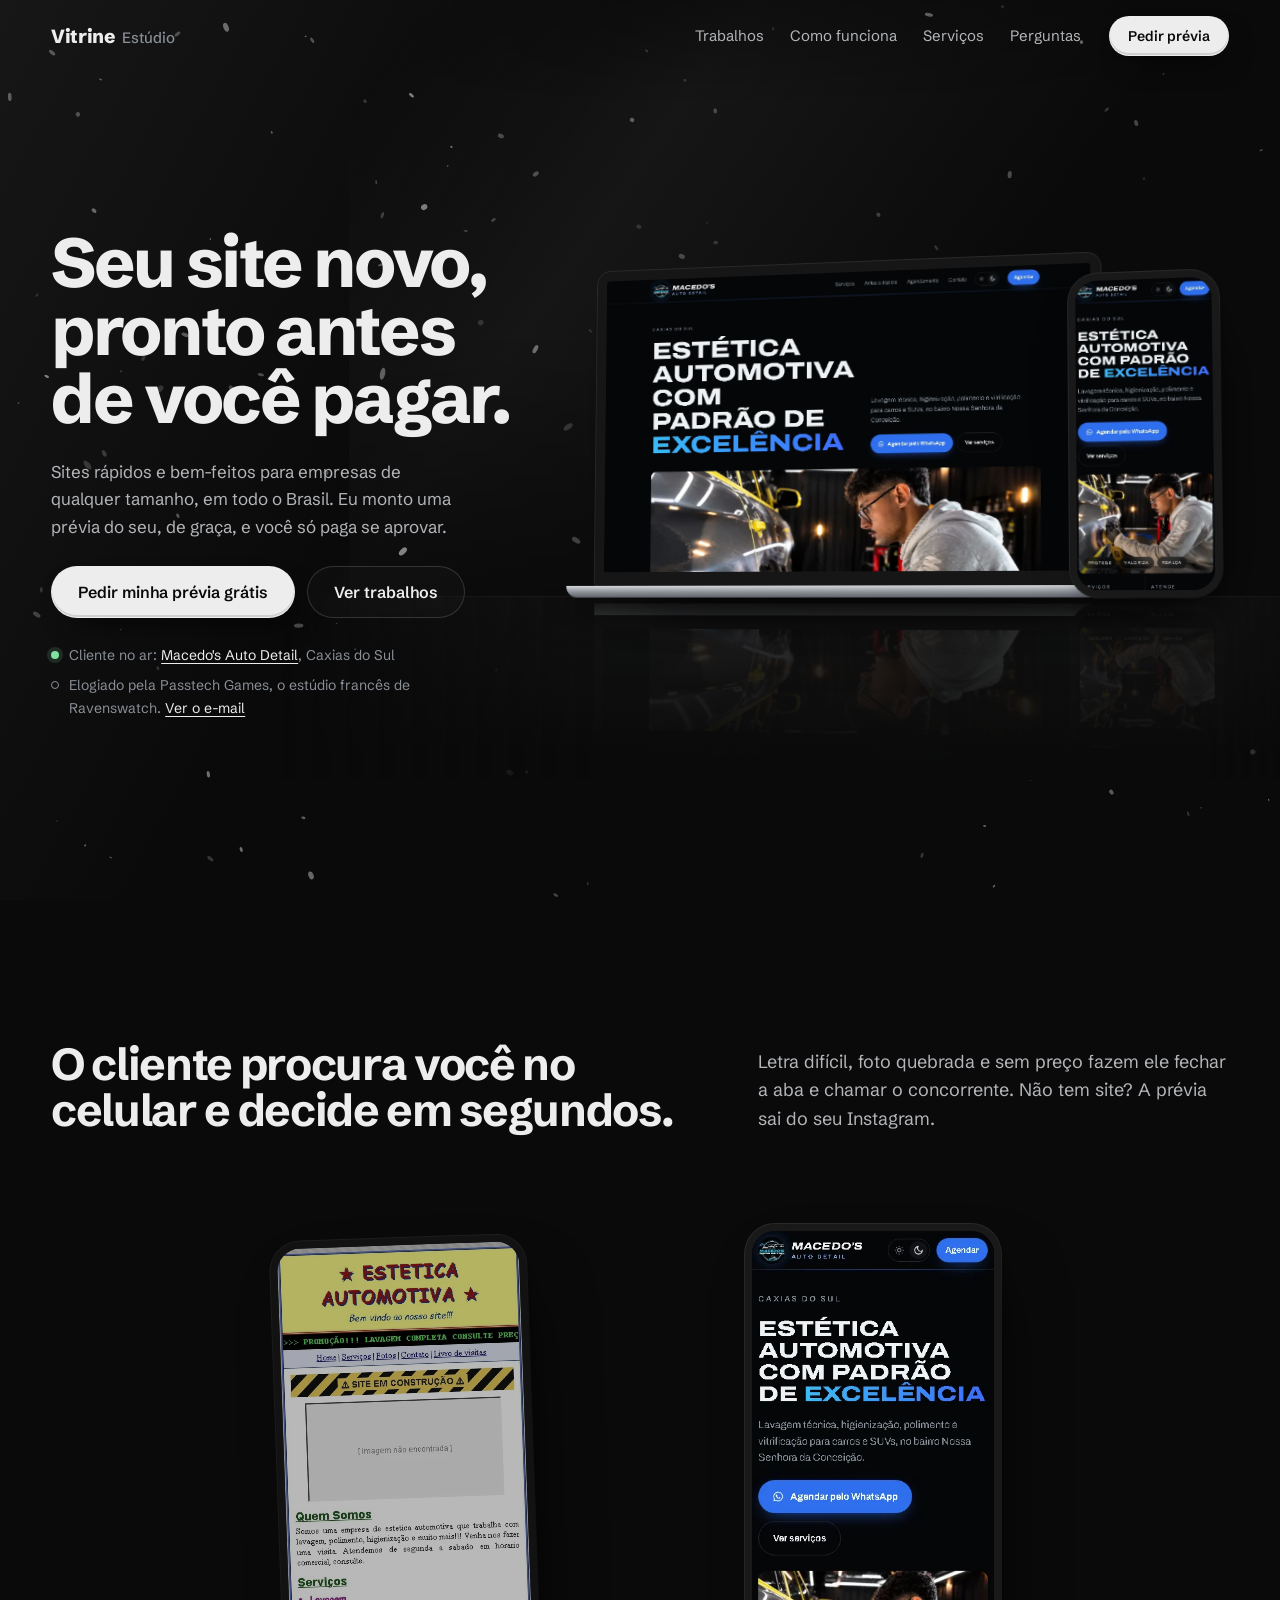
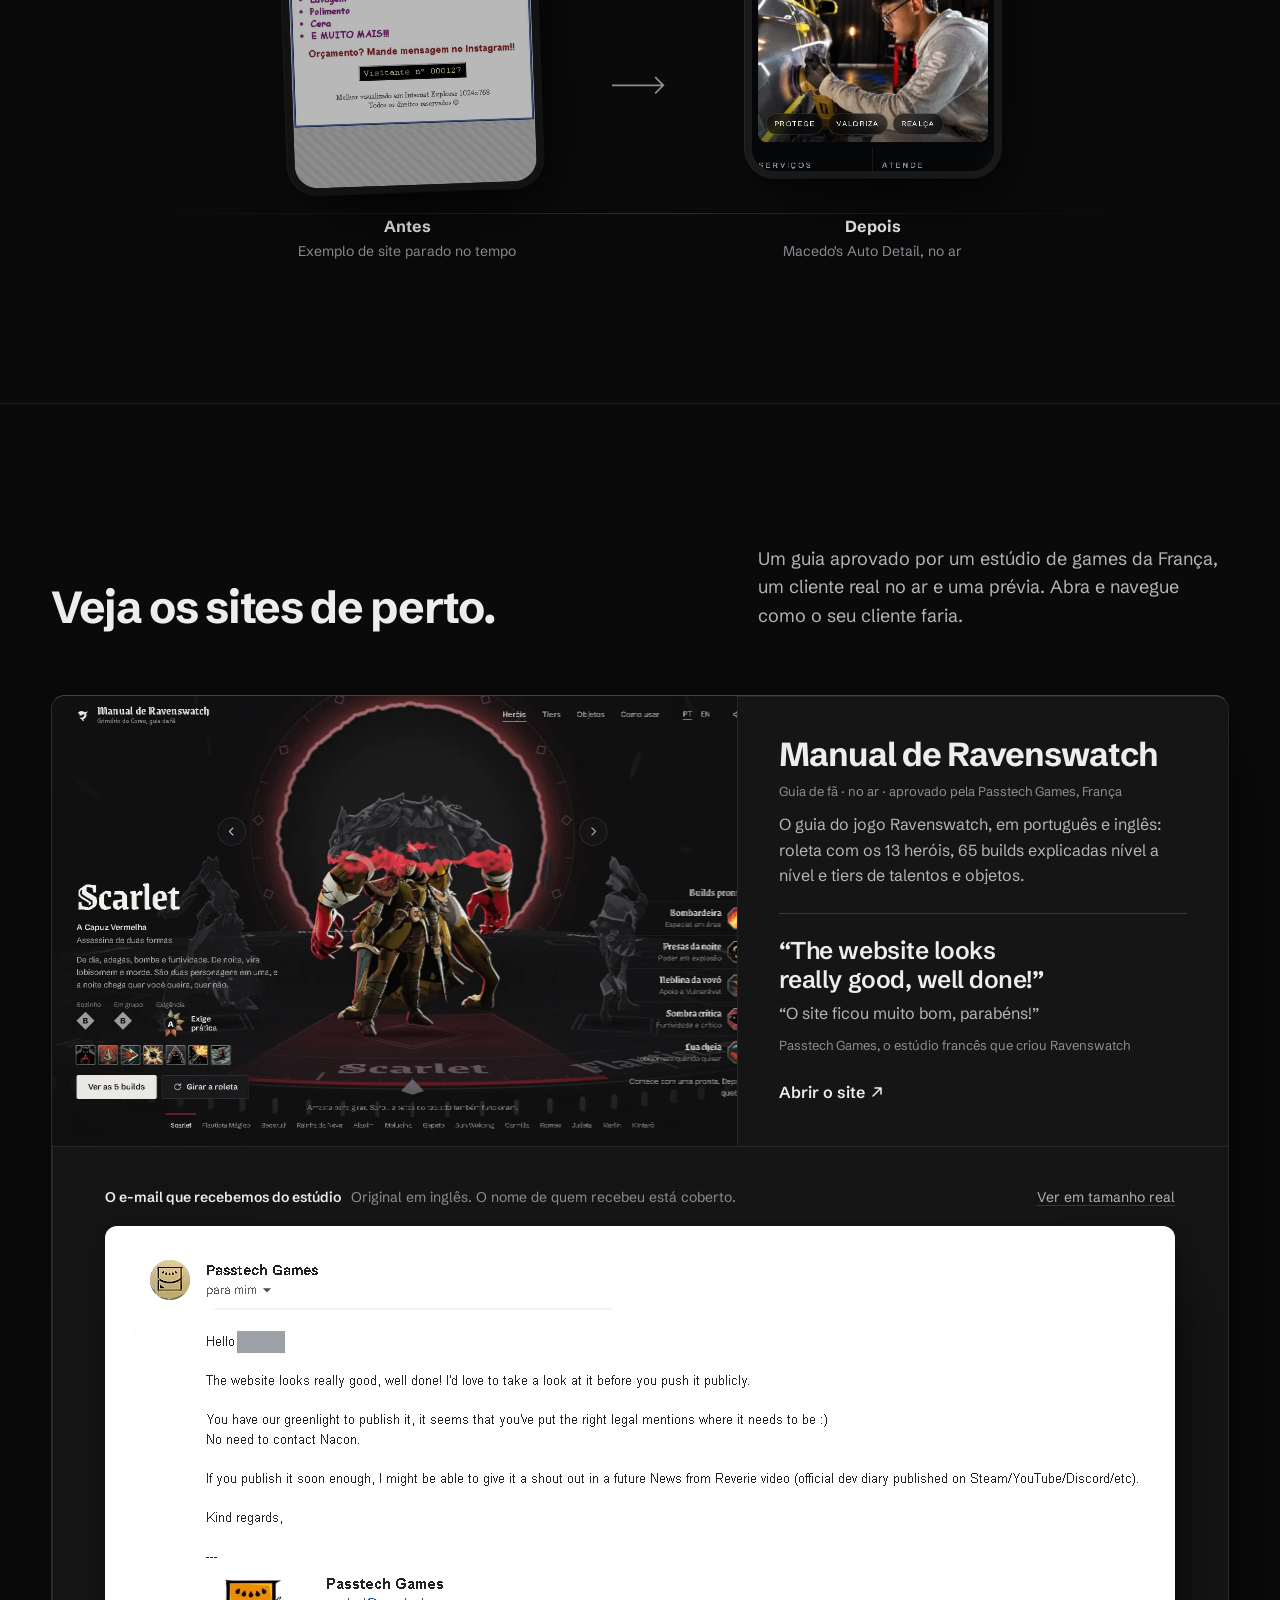
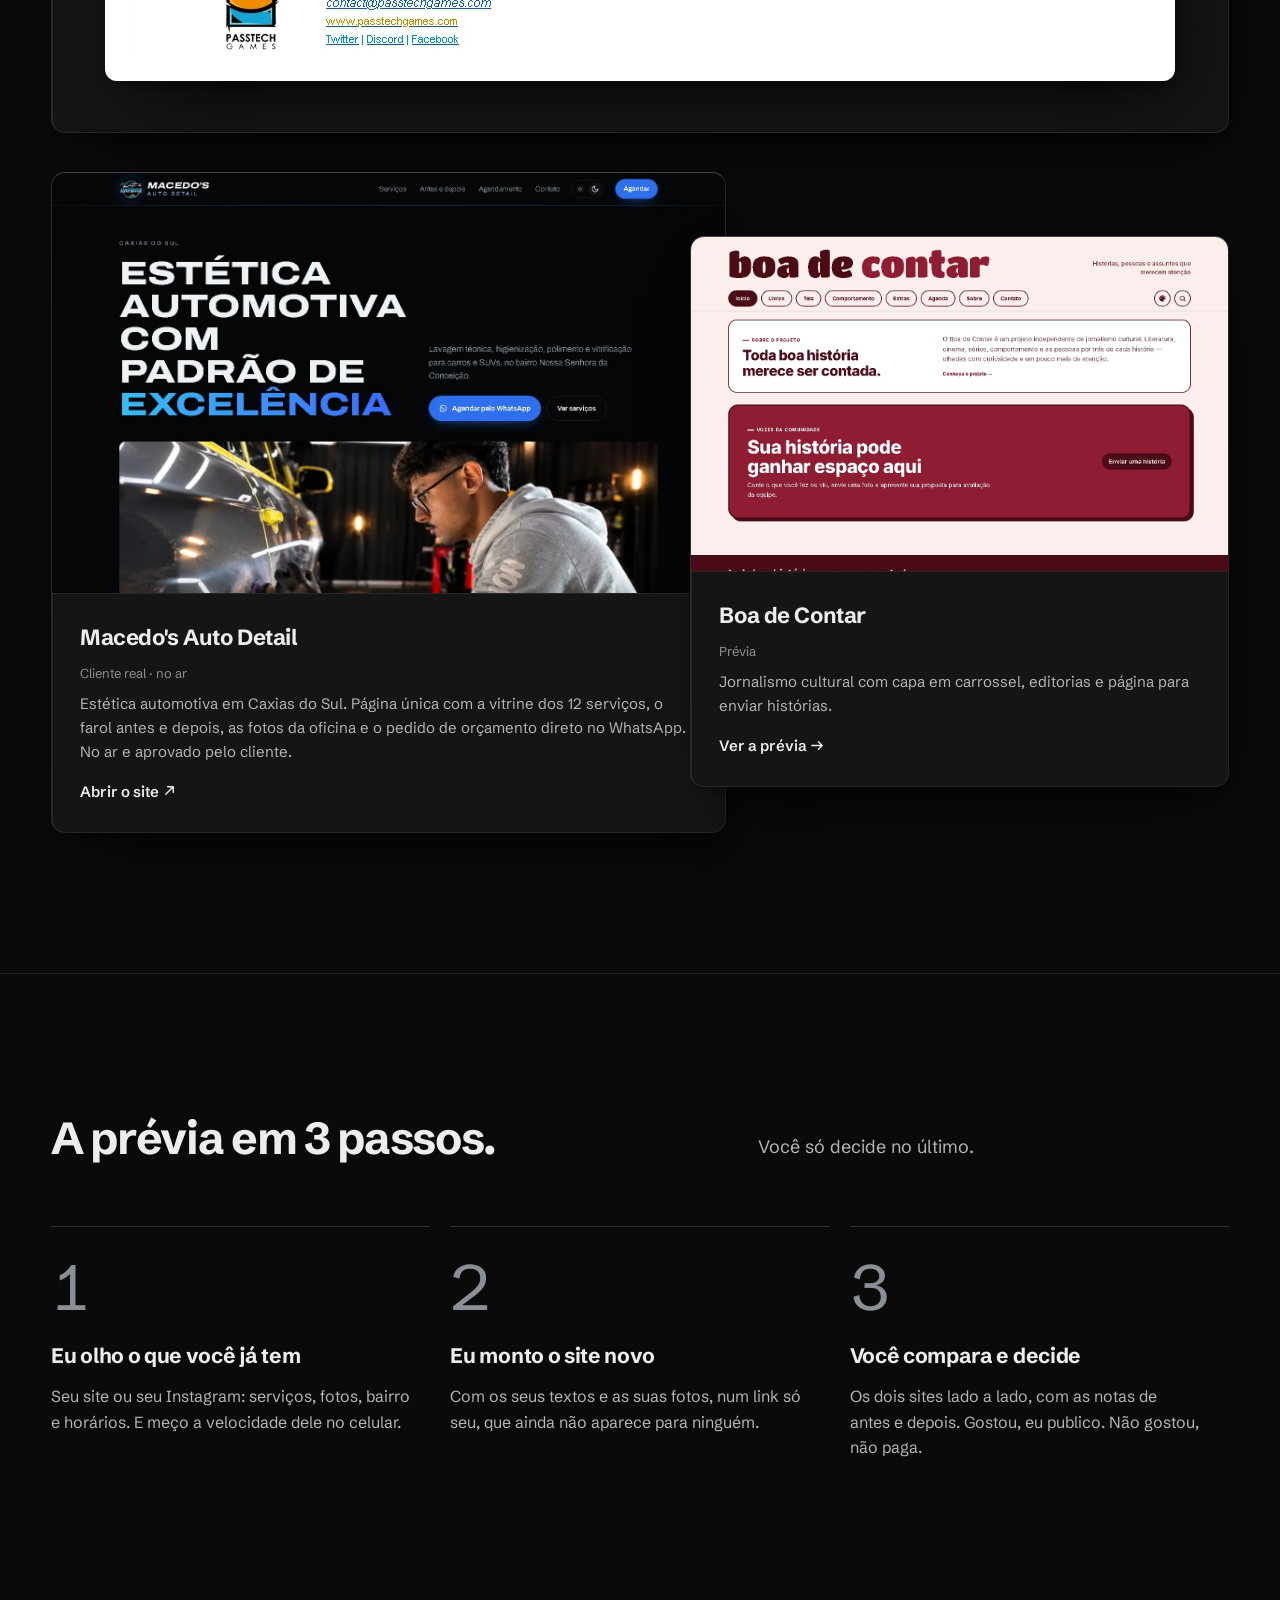
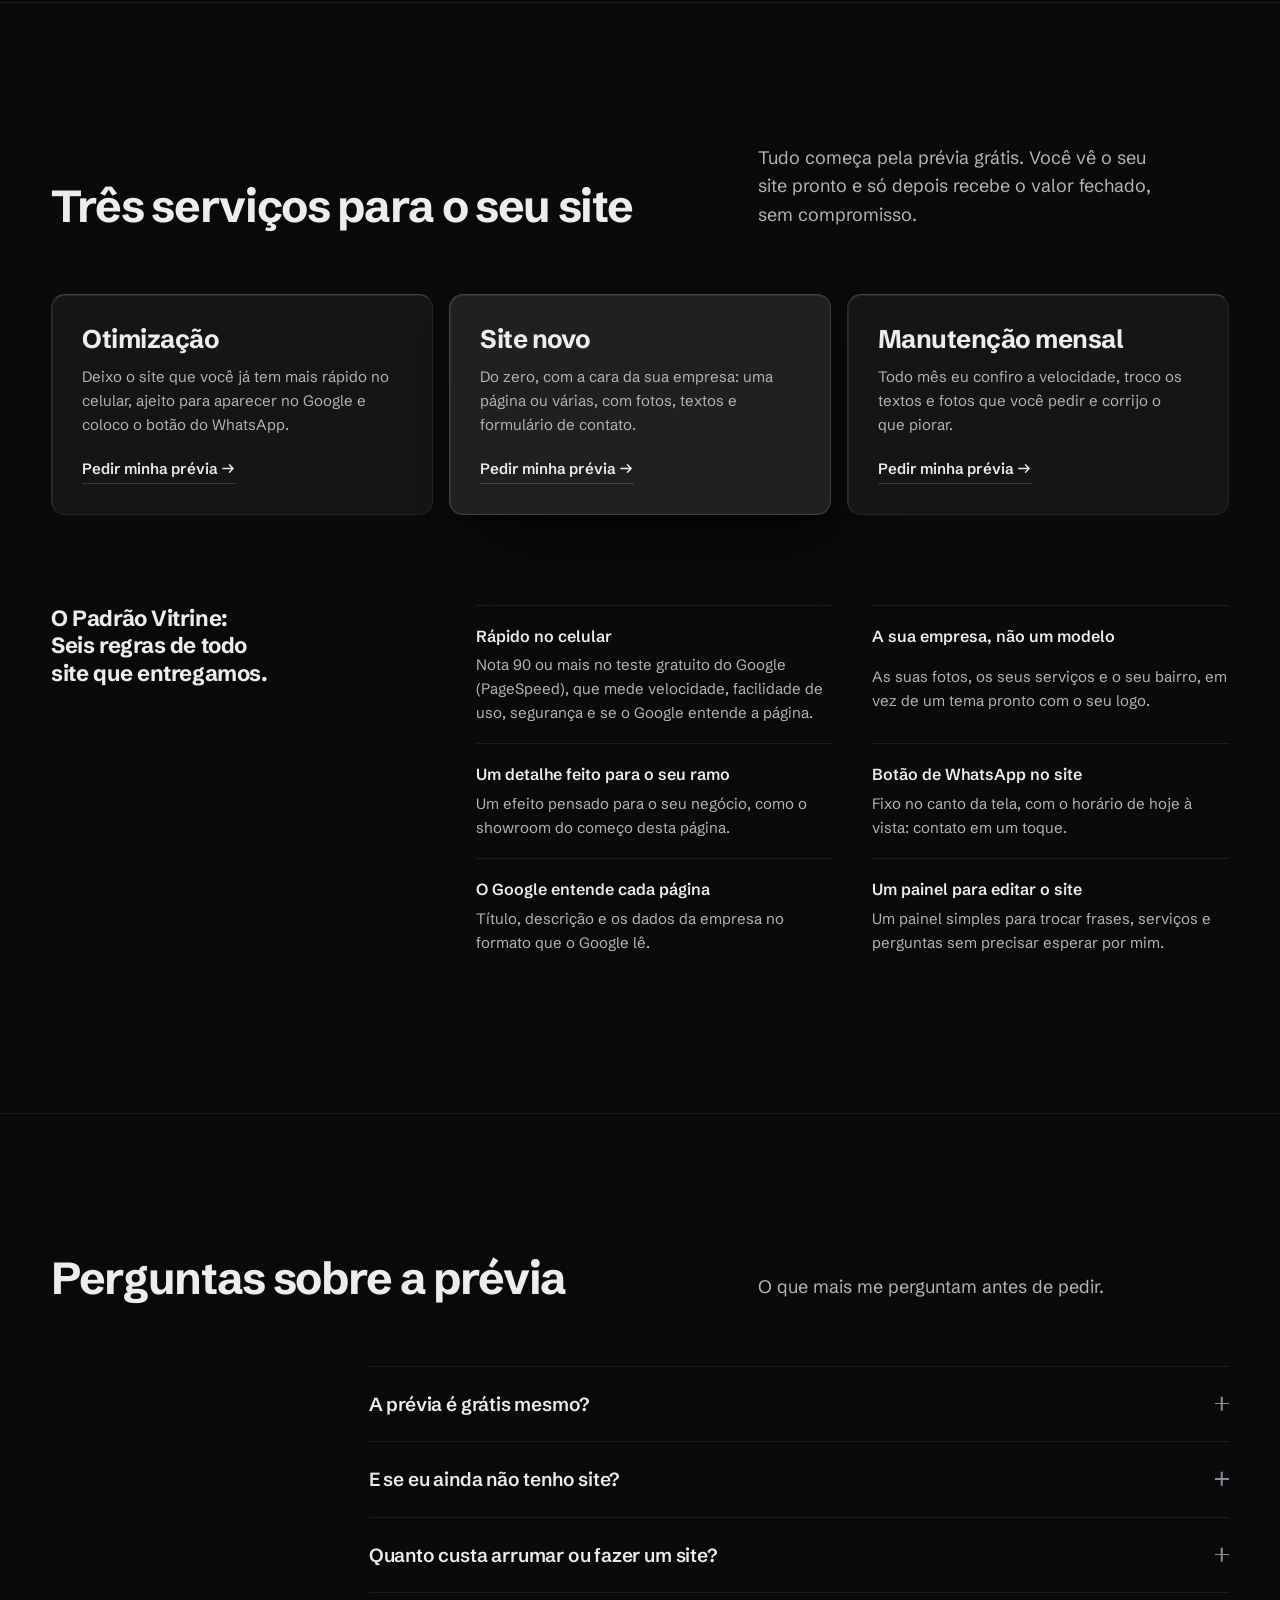
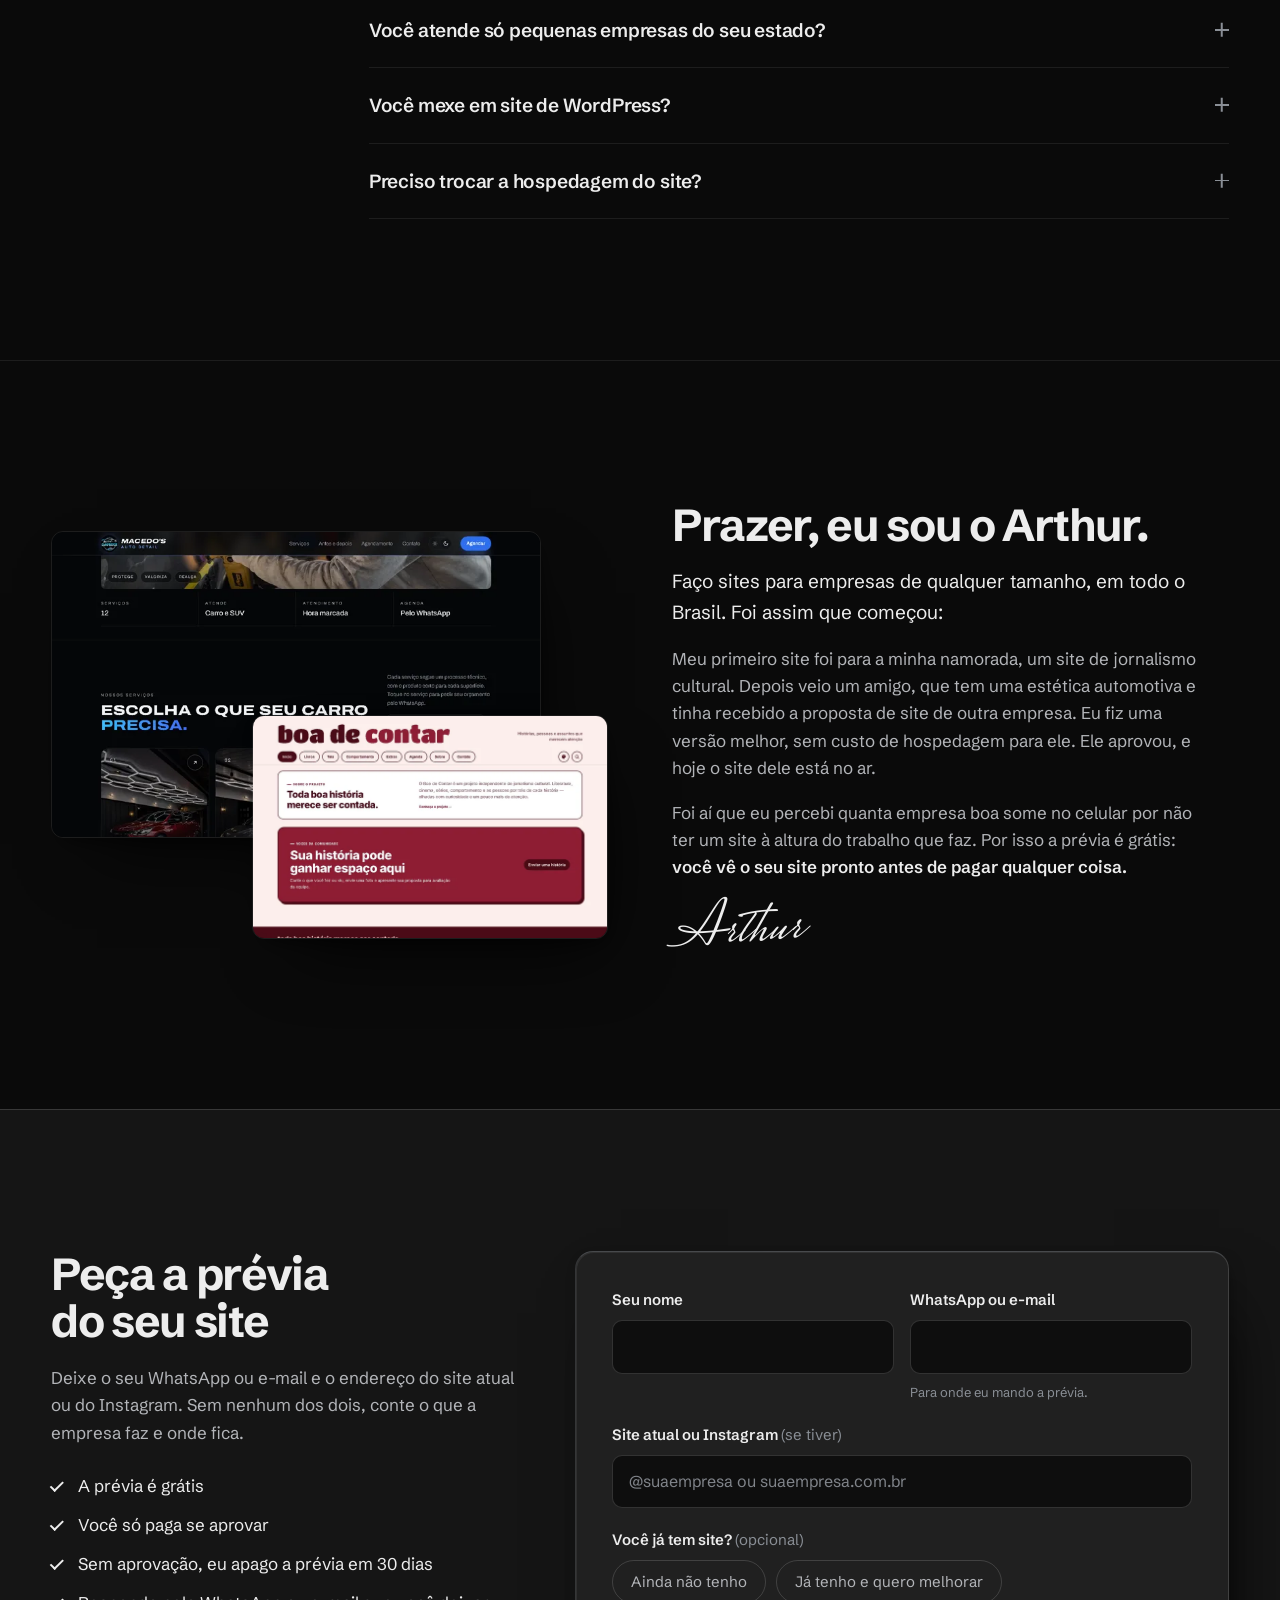
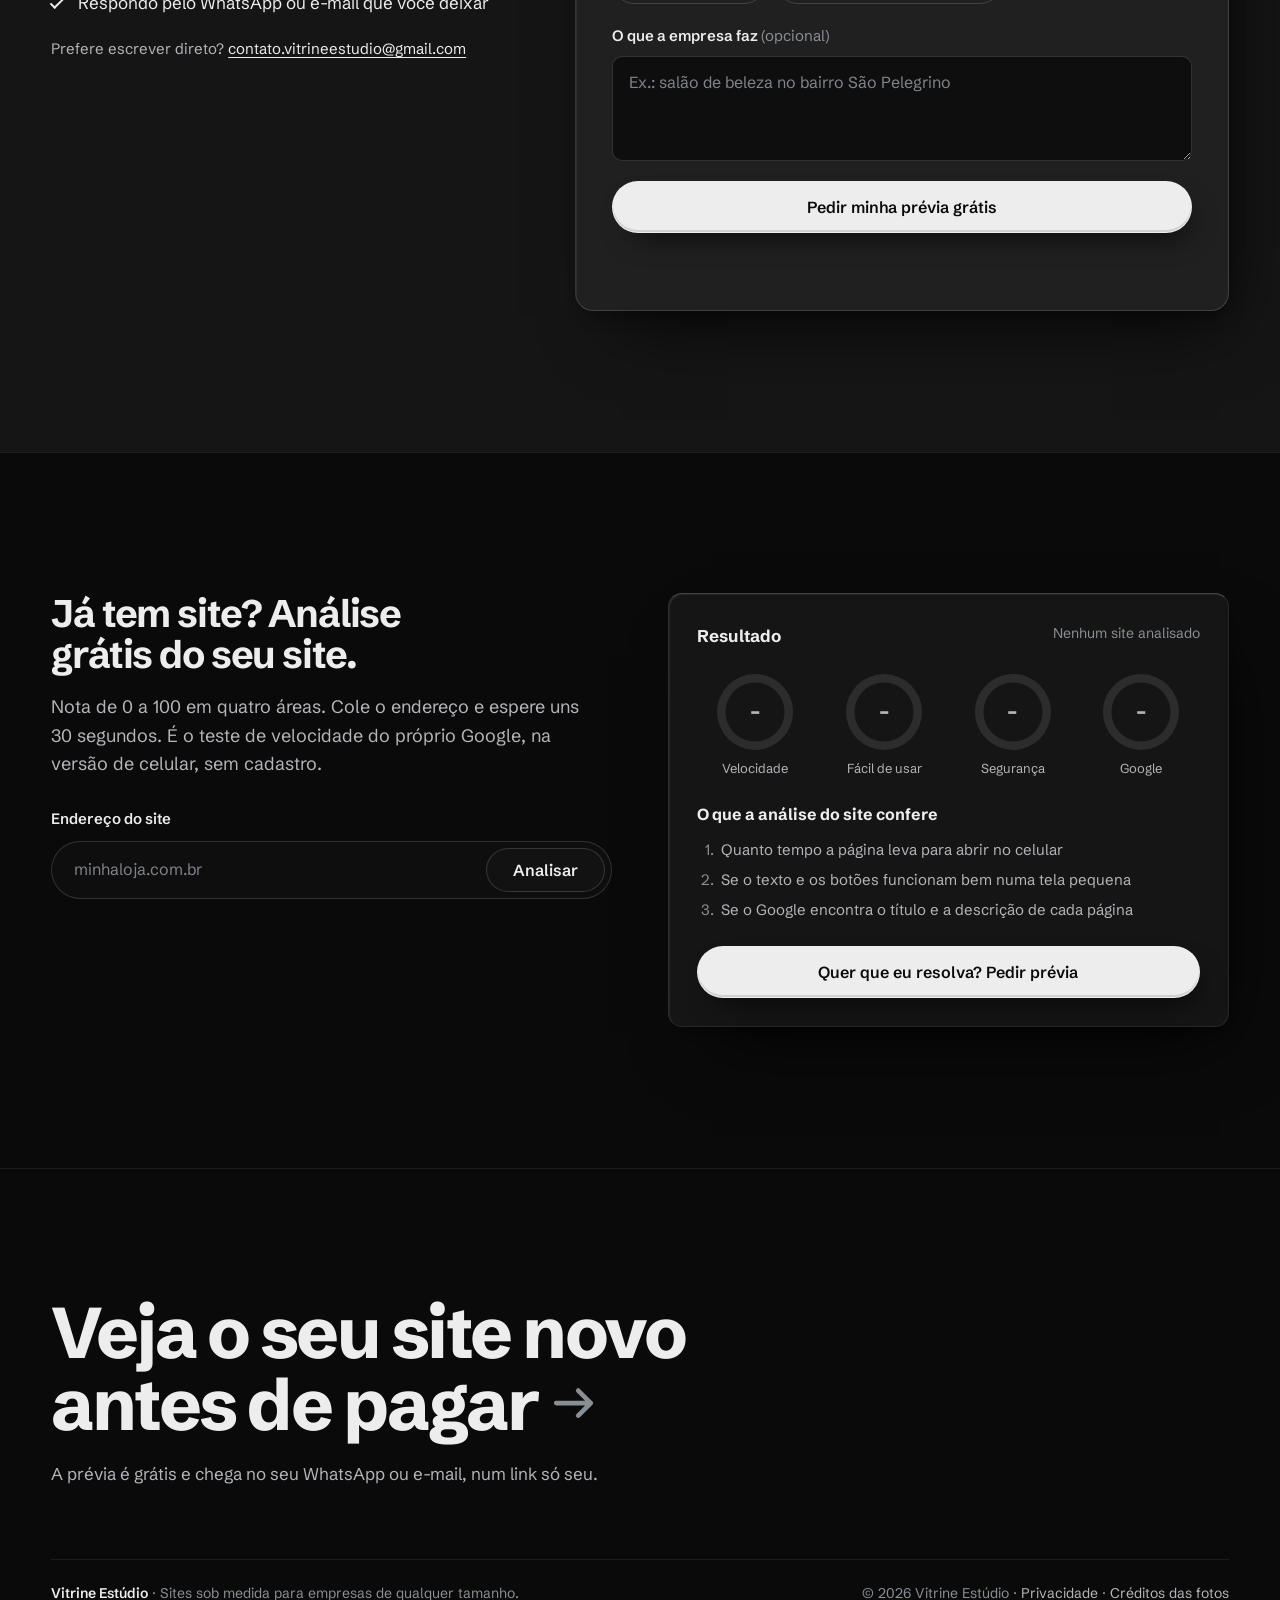
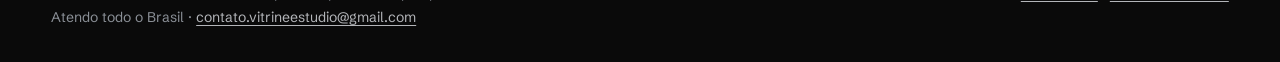
<file: index.html>
<!doctype html>
<html lang="pt-BR">
<head>
<meta charset="utf-8">
<meta name="viewport" content="width=device-width, initial-scale=1">
<title>Vitrine Estúdio: sites sob medida para empresas</title>
<meta name="description" content="Eu faço o site da sua empresa e mando a prévia pronta antes de você pagar, ao lado do site atual ou do Instagram. Rápido no celular: nota 90 ou mais no teste do Google.">
<link rel="canonical" href="https://vitrineestudio.com.br/">
<meta property="og:url" content="https://vitrineestudio.com.br/">
<meta property="og:title" content="Vitrine Estúdio: sites sob medida para empresas">
<meta property="og:description" content="Veja o seu site novo pronto antes de pagar: a Prévia Vitrine.">
<meta property="og:type" content="website">
<meta property="og:image" content="https://vitrineestudio.com.br/share.jpg">
<meta name="twitter:card" content="summary_large_image">
<meta name="theme-color" content="#0a0a0a">
<link rel="icon" href="favicon.svg" type="image/svg+xml">
<link rel="preload" href="assets/fonts/schibsted-grotesk-v7.woff2" as="font" type="font/woff2" crossorigin>
<link rel="stylesheet" href="css/v9.css?v=14">
<script>document.documentElement.classList.add('js')</script>
</head>
<body>
<a class="skip" href="#topo">Pular para o conteúdo</a>
<canvas class="ash" aria-hidden="true" data-ash></canvas>

<header class="bar" data-bar>
  <a class="bar__logo" href="#topo" aria-label="Vitrine Estúdio, início">Vitrine<span>Estúdio</span></a>
  <nav class="bar__nav" aria-label="Seções">
    <a href="#trabalhos">Trabalhos</a>
    <a href="#como">Como funciona</a>
    <a href="#precos">Serviços</a>
    <a href="#perguntas">Perguntas</a>
  </nav>
  <a class="btn btn--primary btn--small" href="#pedido">Pedir prévia</a>
</header>

<main id="topo">
  <!-- Abertura: o site de um cliente real exposto como num showroom, com uma luz e o piso que reflete -->
  <section class="hero" aria-labelledby="hero-h">
    <div class="hero__copy">
      <h1 id="hero-h" class="hero__title">Seu site novo, pronto antes de você pagar.</h1>
      <p class="hero__lead">Sites rápidos e bem-feitos para empresas de qualquer tamanho, em todo o Brasil. Eu monto uma prévia do seu, de graça, e você só paga se aprovar.</p>
      <div class="hero__actions">
        <a class="btn btn--primary" href="#pedido">Pedir minha prévia grátis</a>
        <a class="btn btn--ghost" href="#trabalhos">Ver trabalhos</a>
      </div>
      <div class="hero__proofs">
        <p class="hero__proof"><span class="dot" aria-hidden="true"></span>Cliente no ar: <a href="https://macedos-auto-detail.pages.dev" target="_blank" rel="noopener">Macedo's Auto Detail</a>, Caxias do Sul</p>
        <p class="hero__proof"><span class="ring" aria-hidden="true"></span>Elogiado pela Passtech Games, o estúdio francês de Ravenswatch. <a href="#ravenswatch">Ver o e-mail</a></p>
      </div>
    </div>
    <div class="stage" data-stage>
      <div class="stage__light" aria-hidden="true"></div>
      <div class="stage__set" data-stage-set>
        <figure class="device device--laptop">
          <div class="device__screen"><img src="assets/img/macedos-home.webp" width="1440" height="900" alt="Site da Macedo's Auto Detail aberto num notebook" fetchpriority="high"></div>
          <div class="device__base" aria-hidden="true"></div>
        </figure>
        <figure class="device device--phone">
          <div class="device__screen"><img src="assets/img/macedos-celular.webp" width="390" height="844" alt="O mesmo site no celular"></div>
        </figure>
      </div>
      <div class="stage__floor" aria-hidden="true"></div>
    </div>
  </section>

  <!-- Antes e depois: um site antigo de exemplo ao lado de um site real -->
  <section class="sec compare" aria-labelledby="compare-h">
    <div class="sec__head">
      <h2 id="compare-h">O cliente procura você no celular e decide em segundos.</h2>
      <p>Letra difícil, foto quebrada e sem preço fazem ele fechar a aba e chamar o concorrente. Não tem site? A prévia sai do seu Instagram.</p>
    </div>
    <div class="compare__row">
      <figure class="exhibit exhibit--before" data-reveal>
        <div class="phone"><img src="assets/img/antes-feio.webp" width="390" height="844" alt="Exemplo de site antigo: letra difícil, aviso de site em construção e imagem quebrada" loading="lazy"></div>
        <figcaption><b>Antes</b> Exemplo de site parado no tempo</figcaption>
      </figure>
      <span class="compare__arrow" aria-hidden="true"><svg viewBox="0 0 48 16"><path d="M0 8h44M37 1l7 7-7 7" fill="none" stroke="currentColor" stroke-width="1.5"/></svg></span>
      <figure class="exhibit exhibit--after" data-reveal>
        <div class="phone"><img src="assets/img/macedos-celular.webp" width="390" height="844" alt="Depois: o site da Macedo's Auto Detail no celular" loading="lazy"></div>
        <figcaption><b>Depois</b> Macedo's Auto Detail, no ar</figcaption>
      </figure>
    </div>
  </section>

  <!-- Trabalhos: cada site exposto em tamanho grande, com o que ele é de verdade -->
  <section class="sec work" id="trabalhos" aria-labelledby="work-h">
    <div class="sec__head">
      <h2 id="work-h">Veja os sites de perto.</h2>
      <p>Um guia aprovado por um estúdio de games da França, um cliente real no ar e uma prévia. Abra e navegue como o seu cliente faria.</p>
    </div>
    <!-- Destaque: o Manual de Ravenswatch, guia de fã que o estúdio do jogo aprovou e elogiou. O e-mail é real; o nome de quem recebeu fica coberto -->
    <article class="feature" id="ravenswatch" aria-labelledby="raven-h" data-reveal>
      <a class="feature__shot" href="https://ravenswatch-manual.pages.dev/#roleta" target="_blank" rel="noopener" tabindex="-1" aria-hidden="true"><img src="assets/img/ravenswatch-manual.webp" width="1440" height="900" alt="" loading="lazy"></a>
      <div class="feature__text">
        <h3 class="feature__name" id="raven-h">Manual de Ravenswatch</h3>
        <p class="tag">Guia de fã · no ar · aprovado pela Passtech Games, França</p>
        <p>O guia do jogo Ravenswatch, em português e inglês: roleta com os 13 heróis, 65 builds explicadas nível a nível e tiers de talentos e objetos.</p>
        <figure class="feature__quote">
          <blockquote lang="en"><p>“The website looks really good, well done!”</p></blockquote>
          <p class="feature__pt">“O site ficou muito bom, parabéns!”</p>
          <figcaption>Passtech Games, o estúdio francês que criou Ravenswatch</figcaption>
        </figure>
        <a class="plate__go" href="https://ravenswatch-manual.pages.dev/#roleta" target="_blank" rel="noopener">Abrir o site <svg class="ico" viewBox="0 0 16 16" aria-hidden="true"><path d="M4 12L12 4M6 4h6v6" fill="none" stroke="currentColor" stroke-width="1.5" stroke-linecap="round" stroke-linejoin="round"/></svg></a>
      </div>
      <figure class="feature__mail">
        <figcaption><span><b>O e-mail que recebemos do estúdio</b> Original em inglês. O nome de quem recebeu está coberto.</span><a href="assets/img/passtech-email.webp" target="_blank" rel="noopener">Ver em tamanho real</a></figcaption>
        <a class="feature__paper" href="assets/img/passtech-email.webp" target="_blank" rel="noopener"><img src="assets/img/passtech-email.webp" width="1070" height="455" alt="E-mail da Passtech Games: o site ficou muito bom, parabéns; vocês têm a nossa autorização para publicar, não precisa falar com a Nacon; se publicar logo, talvez a gente cite o guia num vídeo do diário oficial do jogo." loading="lazy"></a>
      </figure>
    </article>
    <div class="work__grid">
      <a class="plate plate--wide" href="https://macedos-auto-detail.pages.dev" target="_blank" rel="noopener" data-reveal>
        <span class="plate__img"><img src="assets/img/macedos-home.webp" width="1440" height="900" alt="Página inicial do site da Macedo's Auto Detail" loading="lazy"></span>
        <span class="plate__text"><b>Macedo's Auto Detail</b><span class="tag">Cliente real · no ar</span><span>Estética automotiva em Caxias do Sul. Página única com a vitrine dos 12 serviços, o farol antes e depois, as fotos da oficina e o pedido de orçamento direto no WhatsApp. No ar e aprovado pelo cliente.</span><span class="plate__go">Abrir o site <svg class="ico" viewBox="0 0 16 16" aria-hidden="true"><path d="M4 12L12 4M6 4h6v6" fill="none" stroke="currentColor" stroke-width="1.5" stroke-linecap="round" stroke-linejoin="round"/></svg></span></span>
      </a>
      <a class="plate" href="exemplos/boa-de-contar/" data-reveal>
        <span class="plate__img"><img src="assets/img/boa-de-contar.webp" width="1440" height="900" alt="Página inicial do Boa de Contar, projeto de jornalismo cultural" loading="lazy"></span>
        <span class="plate__text"><b>Boa de Contar</b><span class="tag">Prévia</span><span>Jornalismo cultural com capa em carrossel, editorias e página para enviar histórias.</span><span class="plate__go">Ver a prévia <svg class="ico" viewBox="0 0 16 16" aria-hidden="true"><path d="M2 8h11M9 4l4 4-4 4" fill="none" stroke="currentColor" stroke-width="1.5" stroke-linecap="round" stroke-linejoin="round"/></svg></span></span>
      </a>
    </div>
  </section>

  <!-- Como funciona: três passos, o número é a ordem de verdade -->
  <section class="sec steps" id="como" aria-labelledby="como-h">
    <div class="sec__head">
      <h2 id="como-h">A prévia em 3 passos.</h2>
      <p>Você só decide no último.</p>
    </div>
    <ol class="steps__list">
      <li class="step" data-reveal><h3>Eu olho o que você já tem</h3><p>Seu site ou seu Instagram: serviços, fotos, bairro e horários. E meço a velocidade dele no celular.</p></li>
      <li class="step" data-reveal><h3>Eu monto o site novo</h3><p>Com os seus textos e as suas fotos, num link só seu, que ainda não aparece para ninguém.</p></li>
      <li class="step" data-reveal><h3>Você compara e decide</h3><p>Os dois sites lado a lado, com as notas de antes e depois. Gostou, eu publico. Não gostou, não paga.</p></li>
    </ol>
  </section>

  <!-- Serviços e preços, depois as regras que valem para todo site -->
  <section class="sec offer" id="precos" aria-labelledby="precos-h">
    <div class="sec__head">
      <h2 id="precos-h">Três serviços para o seu site</h2>
      <p>Tudo começa pela prévia grátis. Você vê o seu site pronto e só depois recebe o valor fechado, sem compromisso.</p>
    </div>
    <ul class="offer__list">
      <li class="price" data-reveal><h3 class="price__value">Otimização</h3><p>Deixo o site que você já tem mais rápido no celular, ajeito para aparecer no Google e coloco o botão do WhatsApp.</p><a class="price__go" href="#pedido">Pedir minha prévia <svg class="ico" viewBox="0 0 16 16" aria-hidden="true"><path d="M2 8h11M9 4l4 4-4 4" fill="none" stroke="currentColor" stroke-width="1.5" stroke-linecap="round" stroke-linejoin="round"/></svg></a></li>
      <li class="price" data-reveal><h3 class="price__value">Site novo</h3><p>Do zero, com a cara da sua empresa: uma página ou várias, com fotos, textos e formulário de contato.</p><a class="price__go" href="#pedido">Pedir minha prévia <svg class="ico" viewBox="0 0 16 16" aria-hidden="true"><path d="M2 8h11M9 4l4 4-4 4" fill="none" stroke="currentColor" stroke-width="1.5" stroke-linecap="round" stroke-linejoin="round"/></svg></a></li>
      <li class="price" data-reveal><h3 class="price__value">Manutenção mensal</h3><p>Todo mês eu confiro a velocidade, troco os textos e fotos que você pedir e corrijo o que piorar.</p><a class="price__go" href="#pedido">Pedir minha prévia <svg class="ico" viewBox="0 0 16 16" aria-hidden="true"><path d="M2 8h11M9 4l4 4-4 4" fill="none" stroke="currentColor" stroke-width="1.5" stroke-linecap="round" stroke-linejoin="round"/></svg></a></li>
    </ul>
    <div class="rules">
      <h3 class="rules__title">O Padrão Vitrine: Seis regras de todo site que entregamos.</h3>
      <ul class="rules__list">
        <li><b>Rápido no celular</b><span>Nota 90 ou mais no teste gratuito do Google (PageSpeed), que mede velocidade, facilidade de uso, segurança e se o Google entende a página.</span></li>
        <li><b>A sua empresa, não um modelo</b><span>As suas fotos, os seus serviços e o seu bairro, em vez de um tema pronto com o seu logo.</span></li>
        <li><b>Um detalhe feito para o seu ramo</b><span>Um efeito pensado para o seu negócio, como o showroom do começo desta página.</span></li>
        <li><b>Botão de WhatsApp no site</b><span>Fixo no canto da tela, com o horário de hoje à vista: contato em um toque.</span></li>
        <li><b>O Google entende cada página</b><span>Título, descrição e os dados da empresa no formato que o Google lê.</span></li>
        <li><b>Um painel para editar o site</b><span>Um painel simples para trocar frases, serviços e perguntas sem precisar esperar por mim.</span></li>
      </ul>
    </div>
  </section>

  <section class="sec faq" id="perguntas" aria-labelledby="perguntas-h">
    <div class="sec__head">
      <h2 id="perguntas-h">Perguntas sobre a prévia</h2>
      <p>O que mais me perguntam antes de pedir.</p>
    </div>
    <div class="faq__list">
      <details><summary>A prévia é grátis mesmo?<i aria-hidden="true"></i></summary><p>Sim. Se não gostar, você não paga nada, e eu apago a prévia em 30 dias.</p></details>
      <details><summary>E se eu ainda não tenho site?<i aria-hidden="true"></i></summary><p>Eu monto a prévia com o que está no seu Instagram ou na sua página do Google: fotos, serviços e horários.</p></details>
      <details><summary>Quanto custa arrumar ou fazer um site?<i aria-hidden="true"></i></summary><p>Depende do tamanho do site e do que precisa mudar. Primeiro você vê a prévia pronta, de graça. Se gostar, eu mando o valor fechado antes de começar, sem surpresa e sem compromisso.</p></details>
      <details><summary>Você atende só pequenas empresas do seu estado?<i aria-hidden="true"></i></summary><p>Não. Atendo micro, pequenas, médias e grandes empresas, em todo o Brasil. Tudo é feito a distância, por WhatsApp e e-mail.</p></details>
      <details><summary>Você mexe em site de WordPress?<i aria-hidden="true"></i></summary><p>Sim. Faço temas de WordPress do zero e também trabalho com sites em HTML.</p></details>
      <details><summary>Preciso trocar a hospedagem do site?<i aria-hidden="true"></i></summary><p>Não. Eu trabalho na hospedagem que você já usa. Para site novo, indico opções sem mensalidade.</p></details>
    </div>
  </section>

  <section class="sec about" id="sobre" aria-labelledby="about-h">
    <figure class="about__img" data-reveal>
      <img src="assets/img/macedos-servicos-720.webp" width="720" height="450" alt="Seção de serviços do site da Macedo's Auto Detail" loading="lazy">
      <img src="assets/img/boa-de-contar-720.webp" width="720" height="450" alt="Capa do Boa de Contar" loading="lazy">
    </figure>
    <div class="about__text">
      <h2 id="about-h">Prazer, eu sou o Arthur.</h2>
      <p class="about__lead">Faço sites para empresas de qualquer tamanho, em todo o Brasil. Foi assim que começou:</p>
      <p>Meu primeiro site foi para a minha namorada, um site de jornalismo cultural. Depois veio um amigo, que tem uma estética automotiva e tinha recebido a proposta de site de outra empresa. Eu fiz uma versão melhor, sem custo de hospedagem para ele. Ele aprovou, e hoje o site dele está no ar.</p>
      <p>Foi aí que eu percebi quanta empresa boa some no celular por não ter um site à altura do trabalho que faz. Por isso a prévia é grátis: <strong>você vê o seu site pronto antes de pagar qualquer coisa.</strong></p>
      <p class="sign" aria-hidden="true">Arthur</p>
    </div>
  </section>

  <!-- Pedido: as garantias ficam ao lado do formulário -->
  <section class="sec order" id="pedido" aria-labelledby="pedido-h">
    <div class="order__side">
      <h2 id="pedido-h">Peça a prévia do seu site</h2>
      <p>Deixe o seu WhatsApp ou e-mail e o endereço do site atual ou do Instagram. Sem nenhum dos dois, conte o que a empresa faz e onde fica.</p>
      <ul class="promise">
        <li>A prévia é grátis</li>
        <li>Você só paga se aprovar</li>
        <li>Sem aprovação, eu apago a prévia em 30 dias</li>
        <li>Respondo pelo WhatsApp ou e-mail que você deixar</li>
      </ul>
      <p class="order__mail">Prefere escrever direto? <a href="mailto:contato.vitrineestudio@gmail.com">contato.vitrineestudio@gmail.com</a></p>
    </div>
    <div class="order__box">
      <form class="form" action="#pedido" method="post" data-mailto="contato.vitrineestudio@gmail.com" data-endpoint="https://api.web3forms.com/submit" novalidate data-form>
        <!-- Web3Forms: chave pública do formulário (manda os pedidos para o Gmail da Vitrine), assunto e remetente -->
        <input type="hidden" name="access_key" value="7706d0be-b75c-4fb7-acef-abeb89add731">
        <input type="hidden" name="subject" value="Novo pedido de prévia pelo site">
        <input type="hidden" name="from_name" value="Site Vitrine Estúdio">
        <input type="checkbox" name="botcheck" tabindex="-1" autocomplete="off" aria-hidden="true" style="display:none">
        <div class="field"><label for="f-name">Seu nome</label>
          <input id="f-name" name="nome" type="text" autocomplete="name" required aria-describedby="f-name-err">
          <p class="field__error" id="f-name-err" hidden>Escreva o seu nome.</p></div>
        <div class="field"><label for="f-contato">WhatsApp ou e-mail</label>
          <input id="f-contato" name="contato" type="text" autocomplete="tel" required aria-describedby="f-contato-hint f-contato-err">
          <p class="field__hint" id="f-contato-hint">Para onde eu mando a prévia.</p>
          <p class="field__error" id="f-contato-err" hidden>Escreva um WhatsApp com DDD, como (54) 99999-0000, ou um e-mail com @.</p></div>
        <div class="field field--full"><label for="f-site">Site atual ou Instagram <span>(se tiver)</span></label>
          <input id="f-site" name="site" type="text" inputmode="url" autocomplete="url" placeholder="@suaempresa ou suaempresa.com.br"></div>
        <fieldset class="field field--full choice">
          <legend>Você já tem site? <span>(opcional)</span></legend>
          <label><input type="radio" name="situacao" value="Ainda não tenho site"><span>Ainda não tenho</span></label>
          <label><input type="radio" name="situacao" value="Já tenho e quero melhorar"><span>Já tenho e quero melhorar</span></label>
        </fieldset>
        <div class="field field--full"><label for="f-msg">O que a empresa faz <span>(opcional)</span></label>
          <textarea id="f-msg" name="mensagem" rows="3" placeholder="Ex.: salão de beleza no bairro São Pelegrino"></textarea></div>
        <button class="btn btn--primary btn--block" type="submit" data-submit>Pedir minha prévia grátis</button>
        <p class="form__status" role="status" data-form-status></p>
      </form>
      <div class="form__done" hidden tabindex="-1" data-form-done>
        <h3>Pedido recebido.</h3>
        <p>Obrigado, <span data-done-name></span>. Eu olho o que você já tem e respondo por aqui: <b data-done-contact></b>.</p>
        <p>Errou o contato? Escreva para <a href="mailto:contato.vitrineestudio@gmail.com">contato.vitrineestudio@gmail.com</a>.</p>
      </div>
    </div>
  </section>

  <!-- Análise grátis: para quem já tem site, depois do pedido -->
  <section class="sec audit-sec" id="analise" aria-labelledby="analise-h">
    <div class="audit-grid">
      <div>
        <h2 id="analise-h">Já tem site? Análise grátis do seu site.</h2>
        <p class="lead">Nota de 0 a 100 em quatro áreas. Cole o endereço e espere uns 30 segundos. É o teste de velocidade do próprio Google, na versão de celular, sem cadastro.</p>
        <form class="audit" action="https://pagespeed.web.dev/analysis" method="get" target="_blank" novalidate data-audit>
          <label for="a-url">Endereço do site</label>
          <div class="audit__row">
            <input id="a-url" name="url" type="text" inputmode="url" autocomplete="url" placeholder="minhaloja.com.br" required aria-describedby="a-url-err">
            <button class="btn btn--ghost" type="submit">Analisar</button>
          </div>
          <p class="field__error" id="a-url-err" hidden>Escreva o endereço do site, como minhaloja.com.br.</p>
          <p class="form__status" role="status" data-audit-status></p>
        </form>
      </div>
      <div class="audit-panel" data-audit-panel aria-live="polite">
        <div class="audit-panel__head"><b>Resultado</b><span data-audit-site>Nenhum site analisado</span></div>
        <ul class="audit-scores">
          <li data-score="performance"><span class="audit-ring" style="--v: 0"><b>–</b></span><span>Velocidade</span></li>
          <li data-score="accessibility"><span class="audit-ring" style="--v: 0"><b>–</b></span><span>Fácil de usar</span></li>
          <li data-score="best-practices"><span class="audit-ring" style="--v: 0"><b>–</b></span><span>Segurança</span></li>
          <li data-score="seo"><span class="audit-ring" style="--v: 0"><b>–</b></span><span>Google</span></li>
        </ul>
        <div class="audit-issues">
          <h3 data-audit-issues-title>O que a análise do site confere</h3>
          <ol data-audit-issues>
            <li>Quanto tempo a página leva para abrir no celular</li>
            <li>Se o texto e os botões funcionam bem numa tela pequena</li>
            <li>Se o Google encontra o título e a descrição de cada página</li>
          </ol>
        </div>
        <a class="btn btn--primary btn--block" href="#pedido">Quer que eu resolva? Pedir prévia</a>
      </div>
    </div>
  </section>
</main>

<footer class="foot">
  <a class="foot__big" href="#pedido">Veja o seu site novo antes de pagar <svg class="ico" viewBox="0 0 16 16" aria-hidden="true"><path d="M2 8h11M9 4l4 4-4 4" fill="none" stroke="currentColor" stroke-width="1.5" stroke-linecap="round" stroke-linejoin="round"/></svg></a>
  <p class="foot__lead">A prévia é grátis e chega no seu WhatsApp ou e-mail, num link só seu.</p>
  <div class="foot__row">
    <span><b>Vitrine Estúdio</b> · Sites sob medida para empresas de qualquer tamanho.<br>Atendo todo o Brasil · <a href="mailto:contato.vitrineestudio@gmail.com">contato.vitrineestudio@gmail.com</a></span>
    <span>© 2026 Vitrine Estúdio · <a href="privacidade.html">Privacidade</a> · <a href="credits.html">Créditos das fotos</a></span>
  </div>
</footer>

<a class="dock" href="#pedido" data-dock>Pedir minha prévia grátis</a>

<script src="js/v9.js?v=2" defer></script>
<script type="module" src="js/analise.js?v=1794933840"></script>
</body>
</html>
</file>
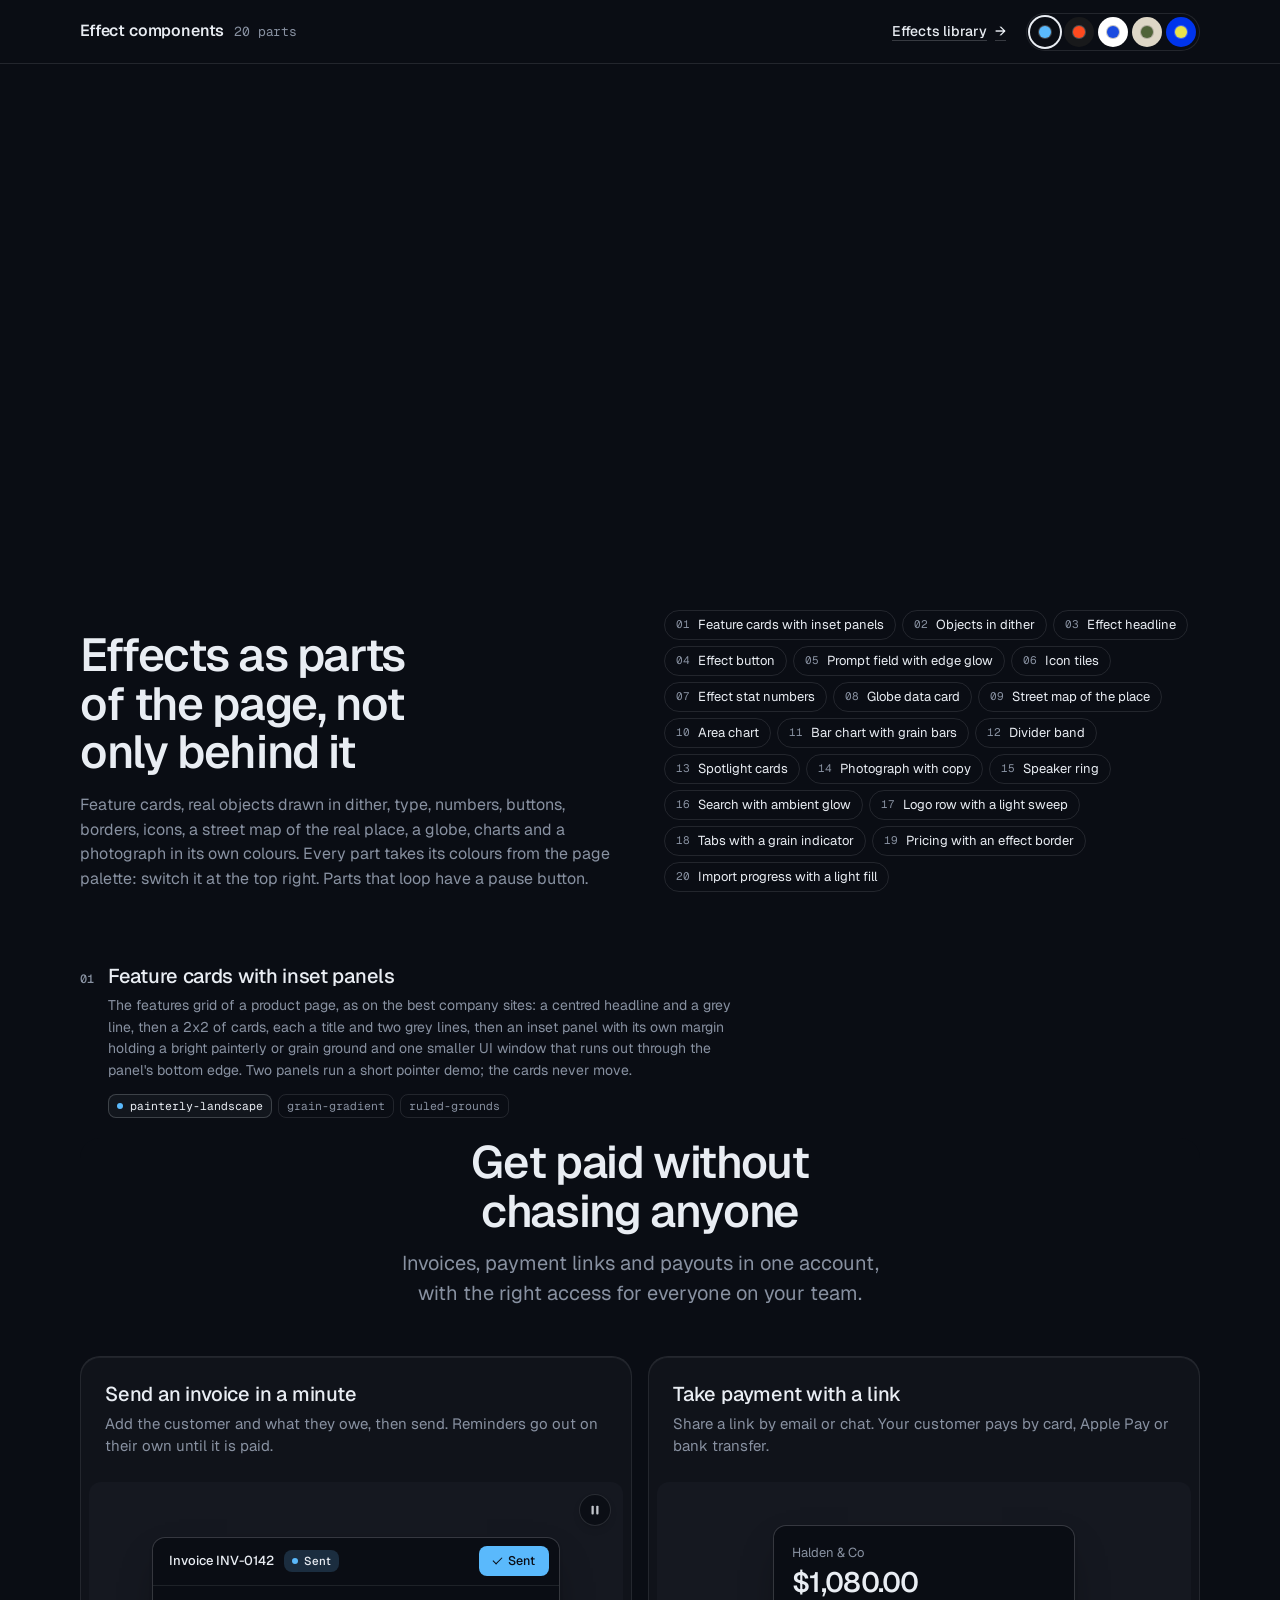
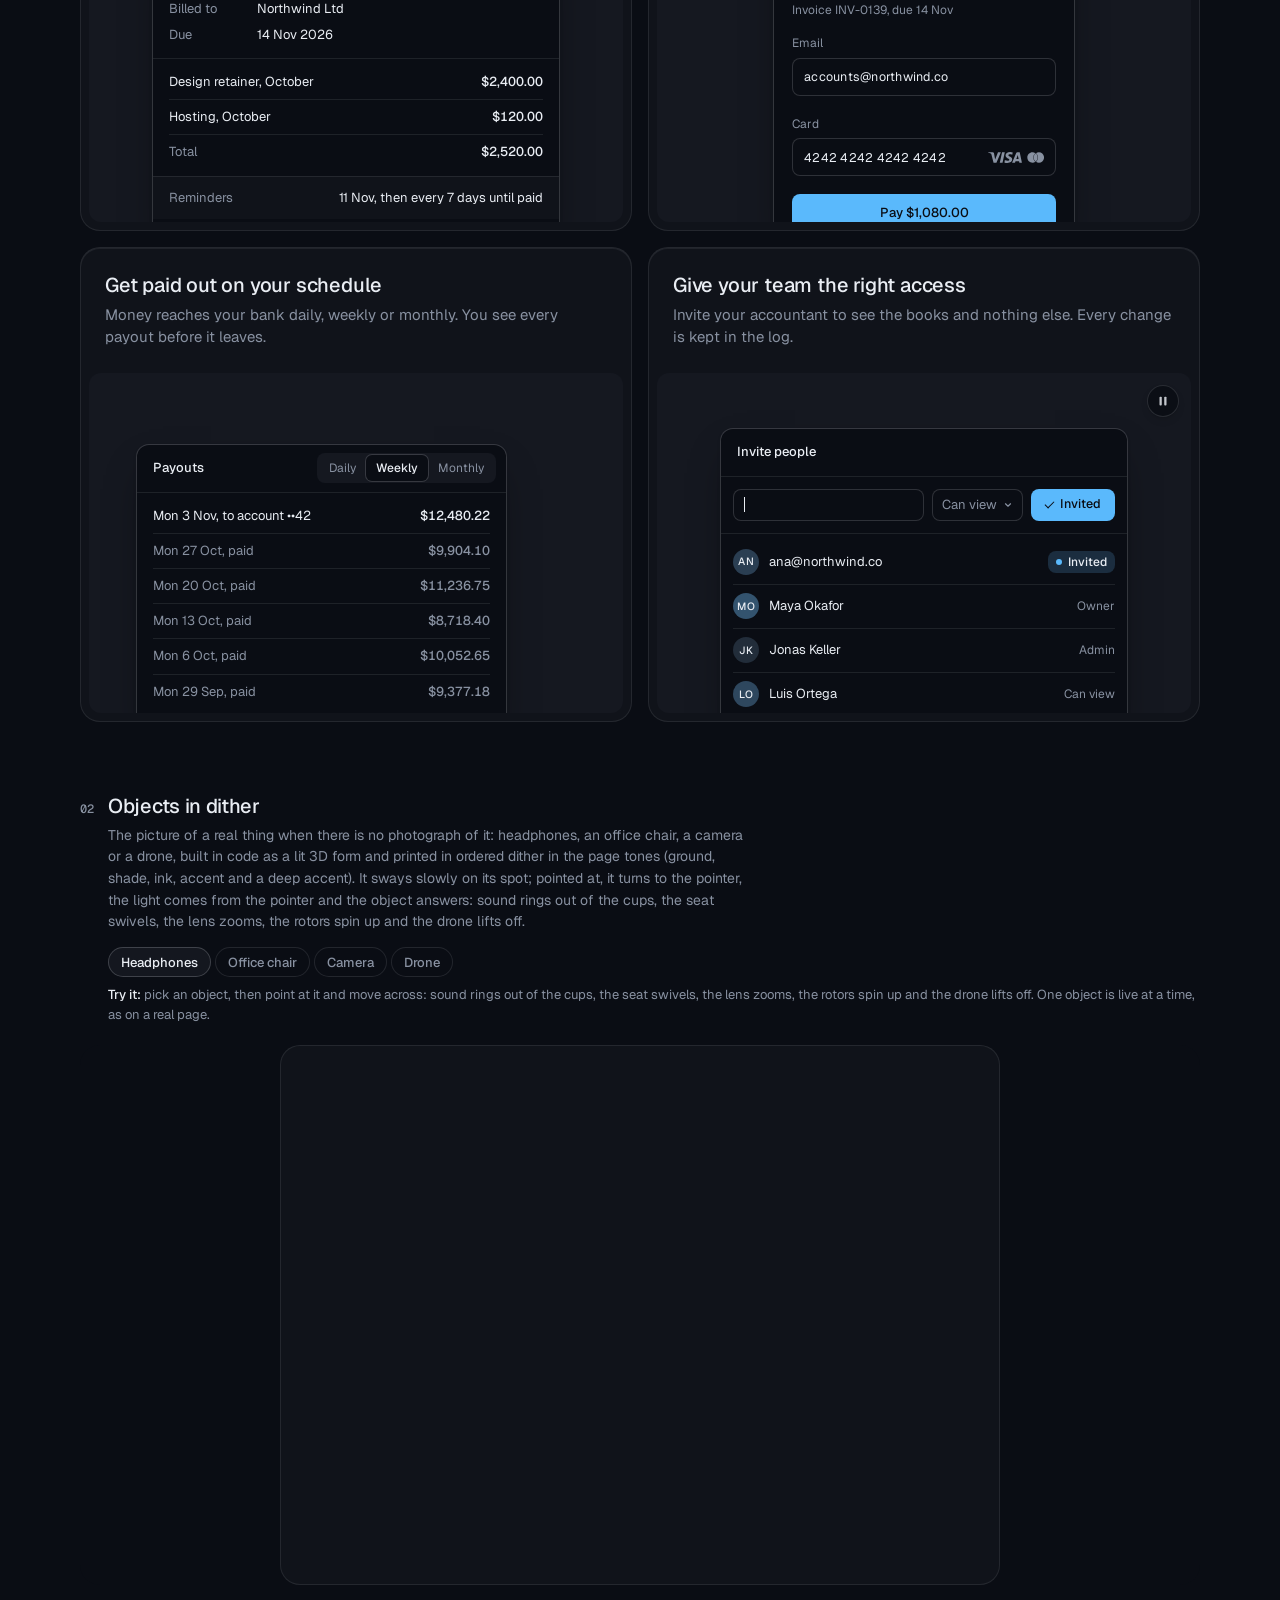
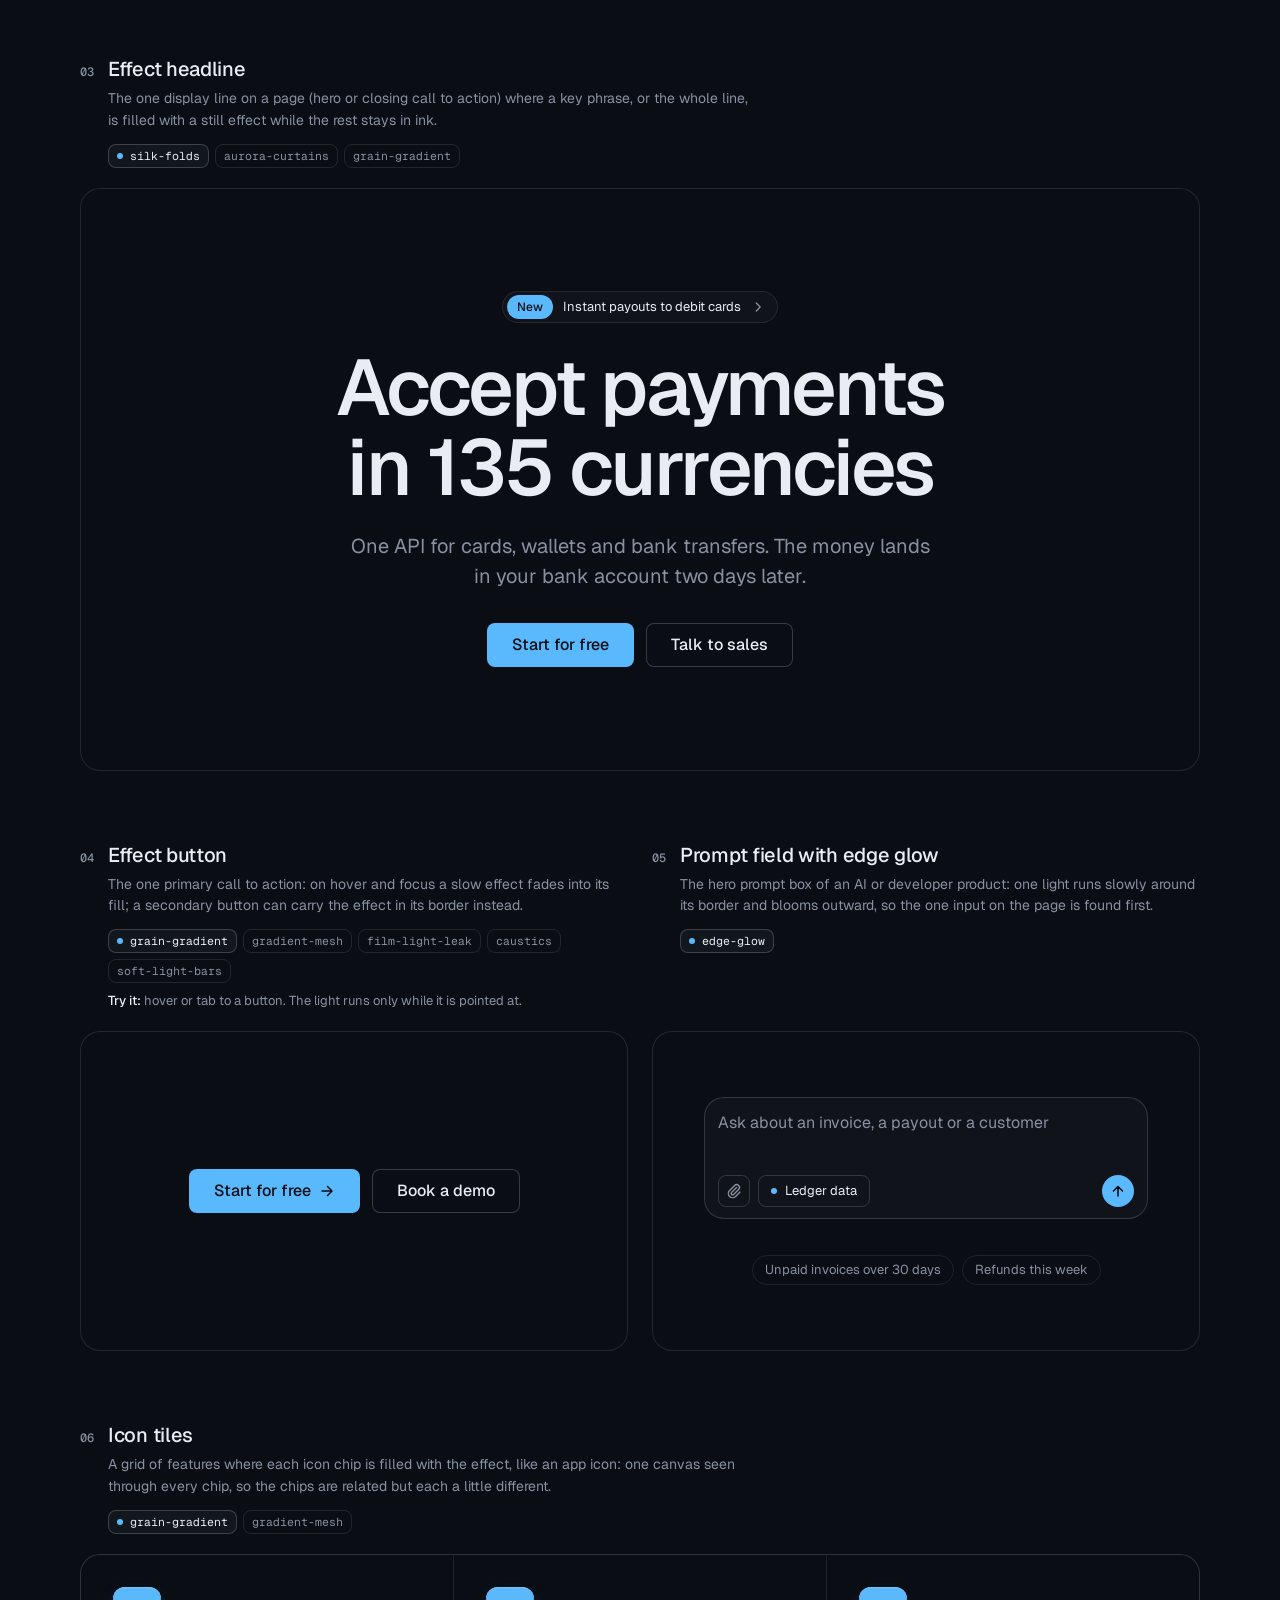
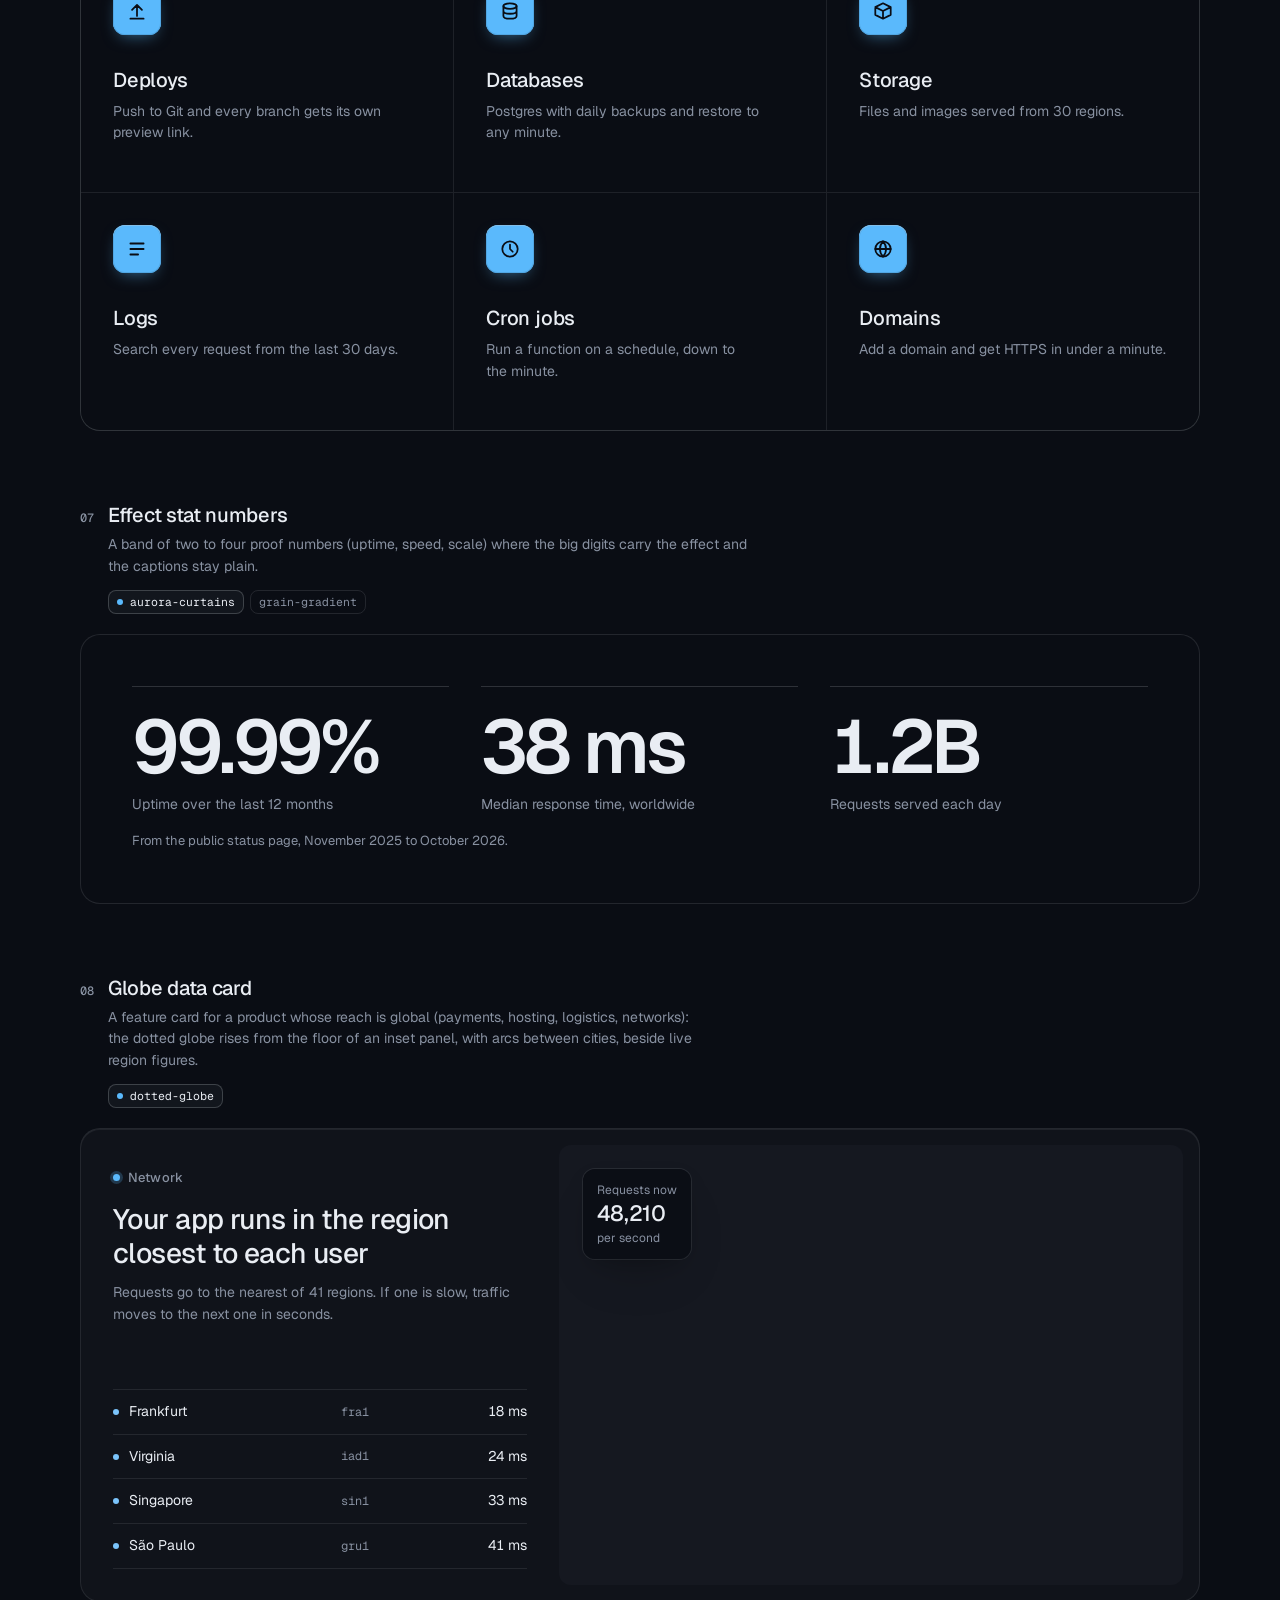
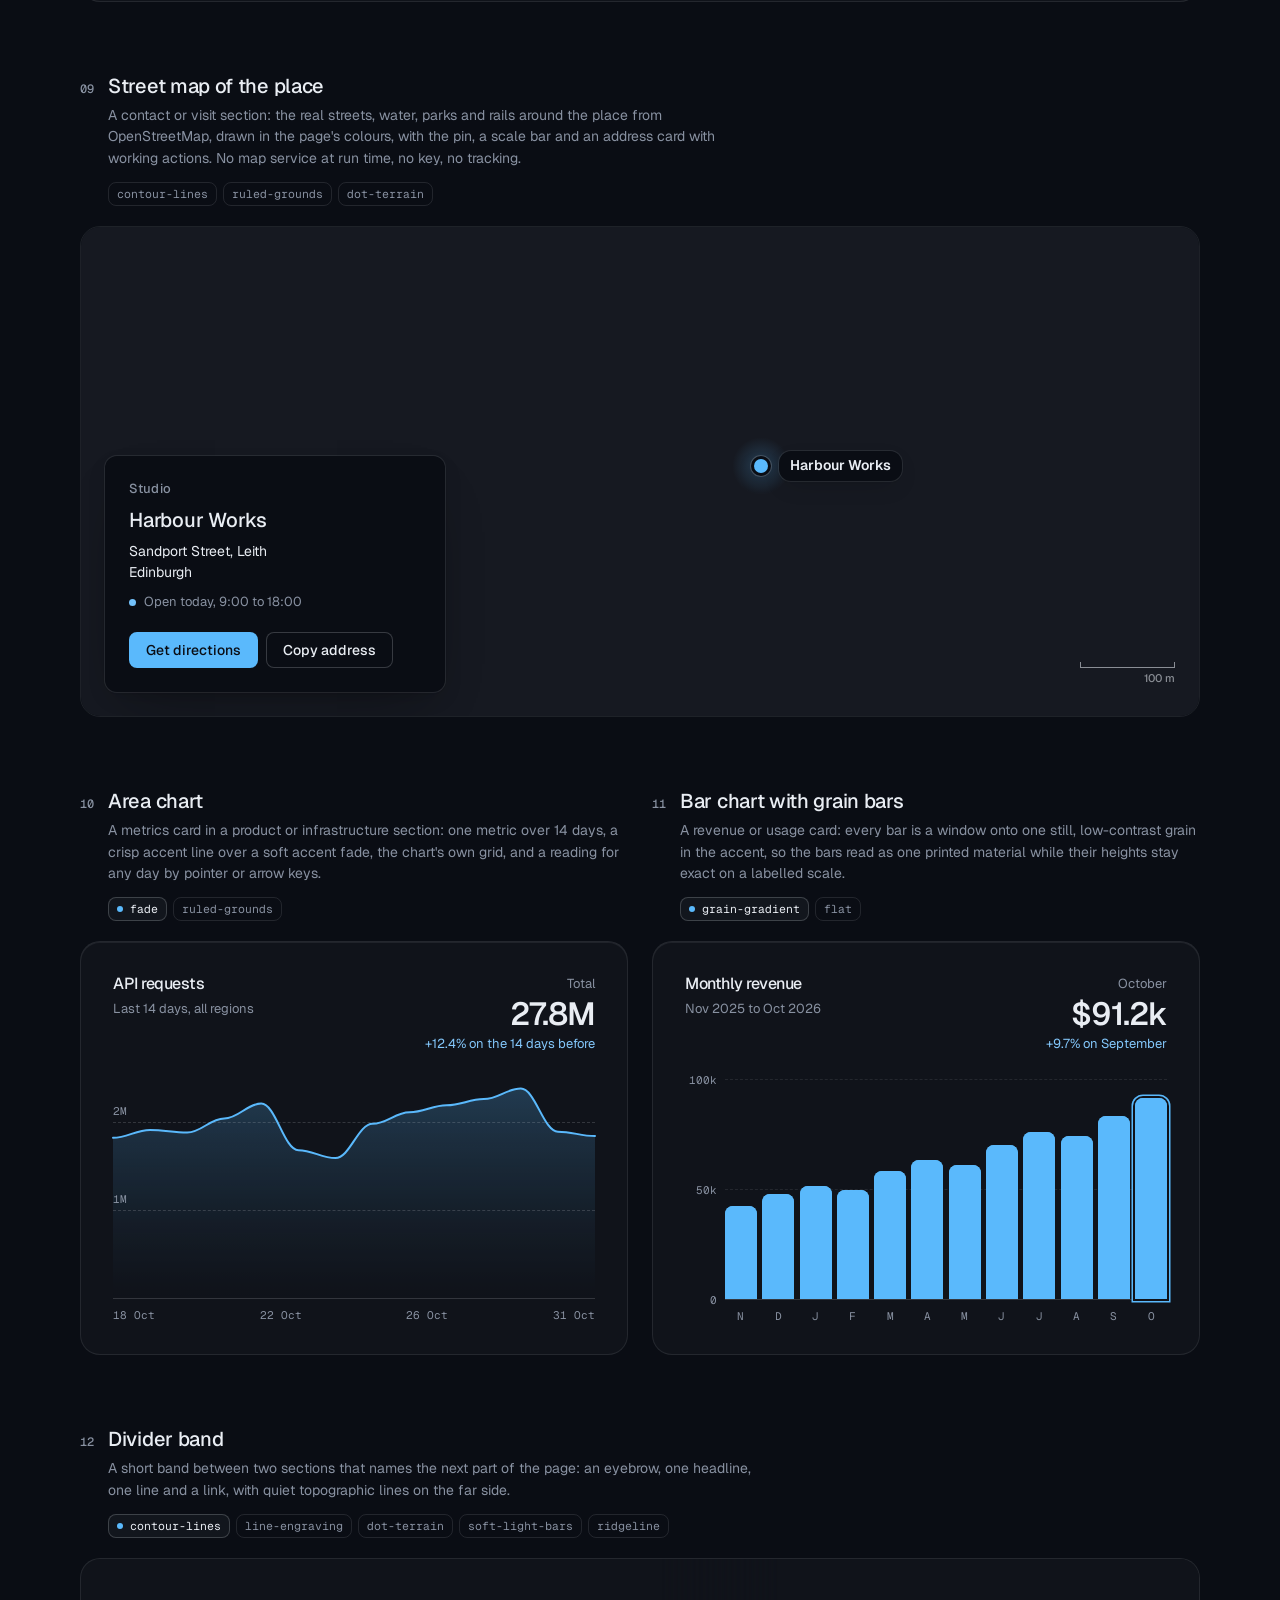
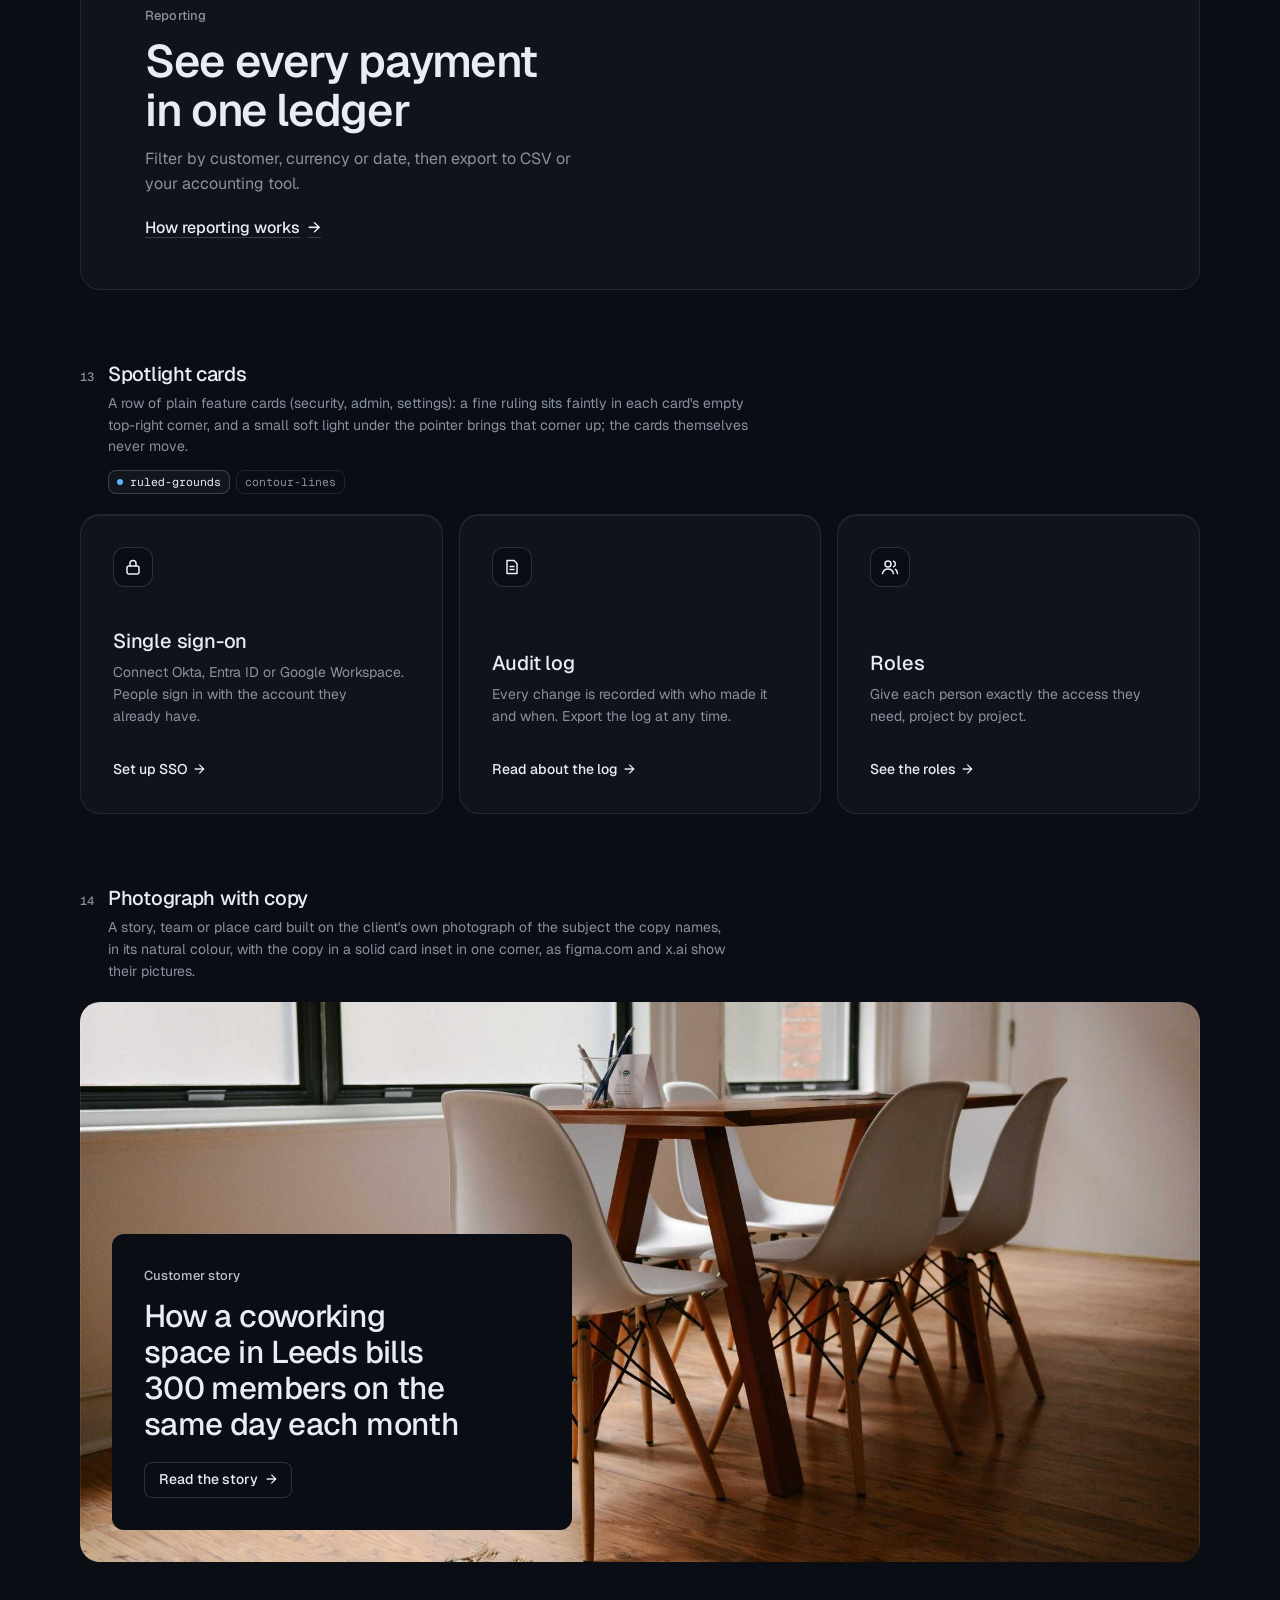
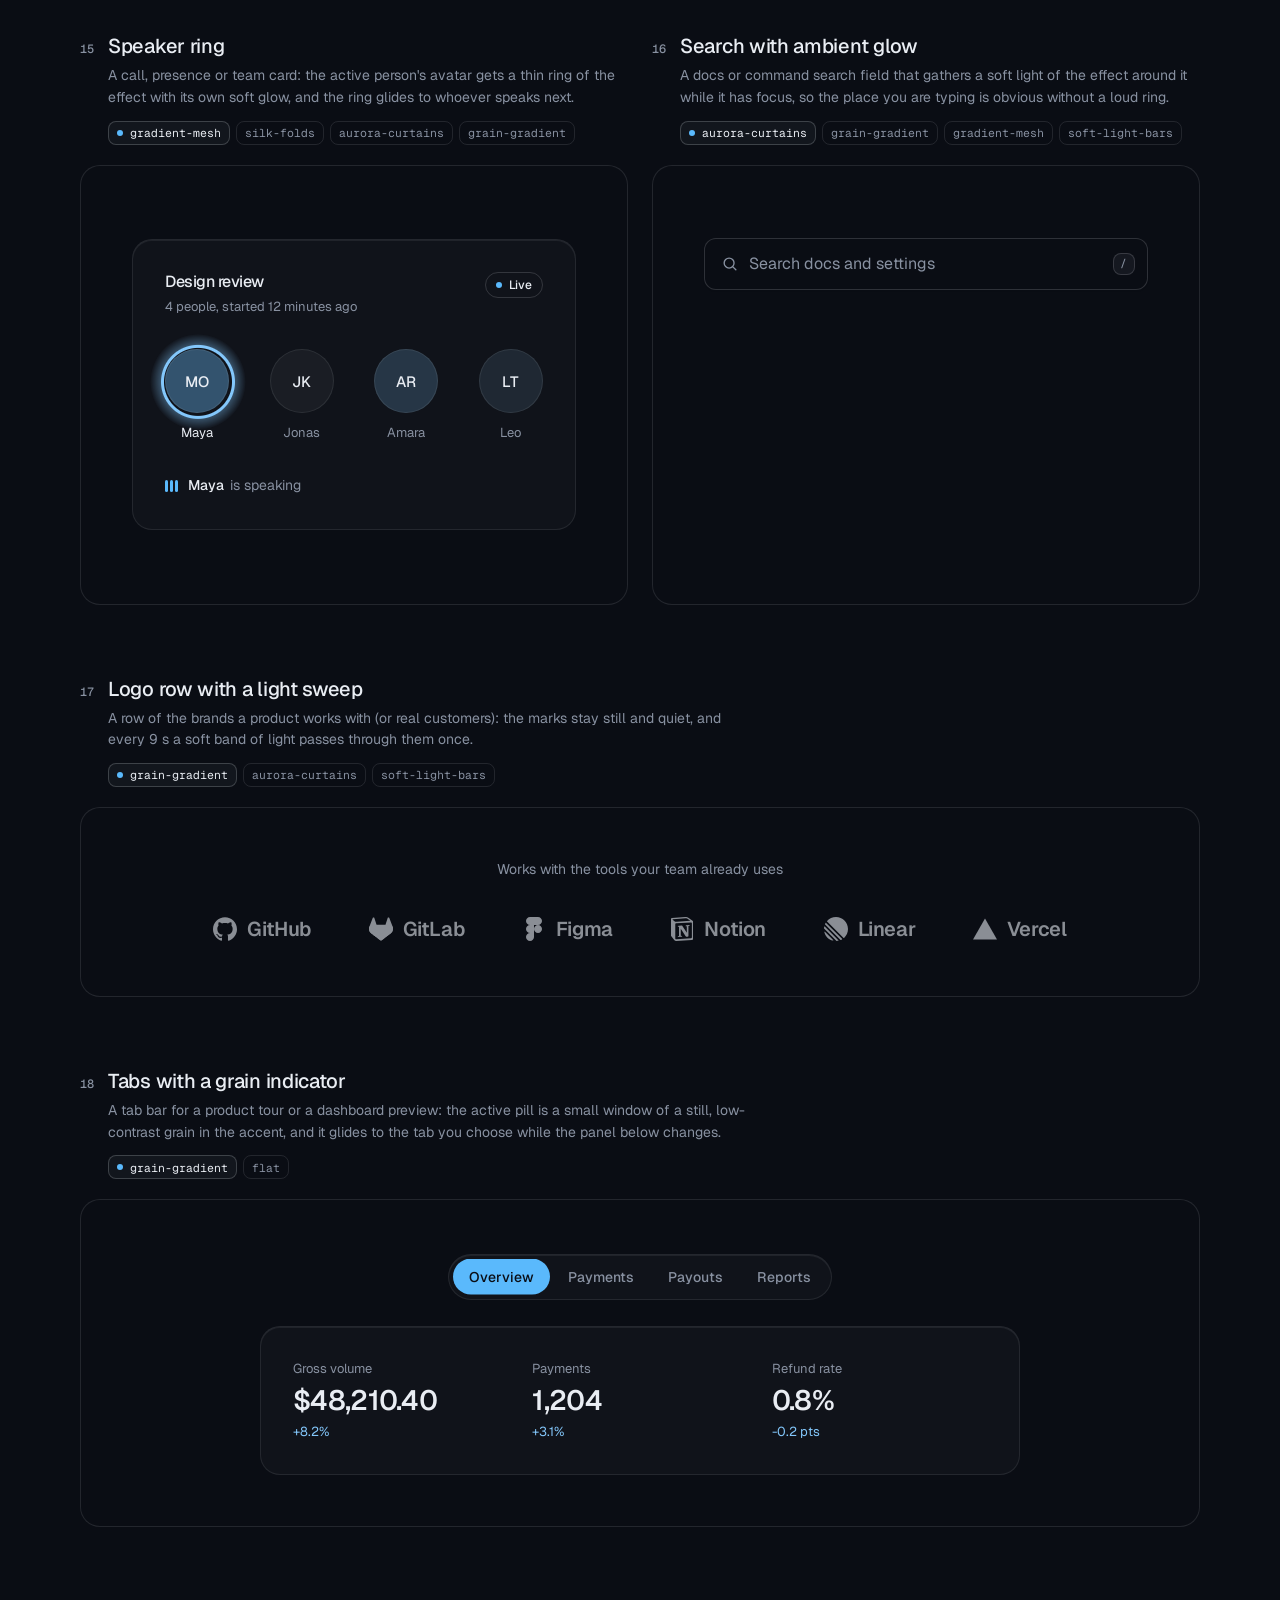
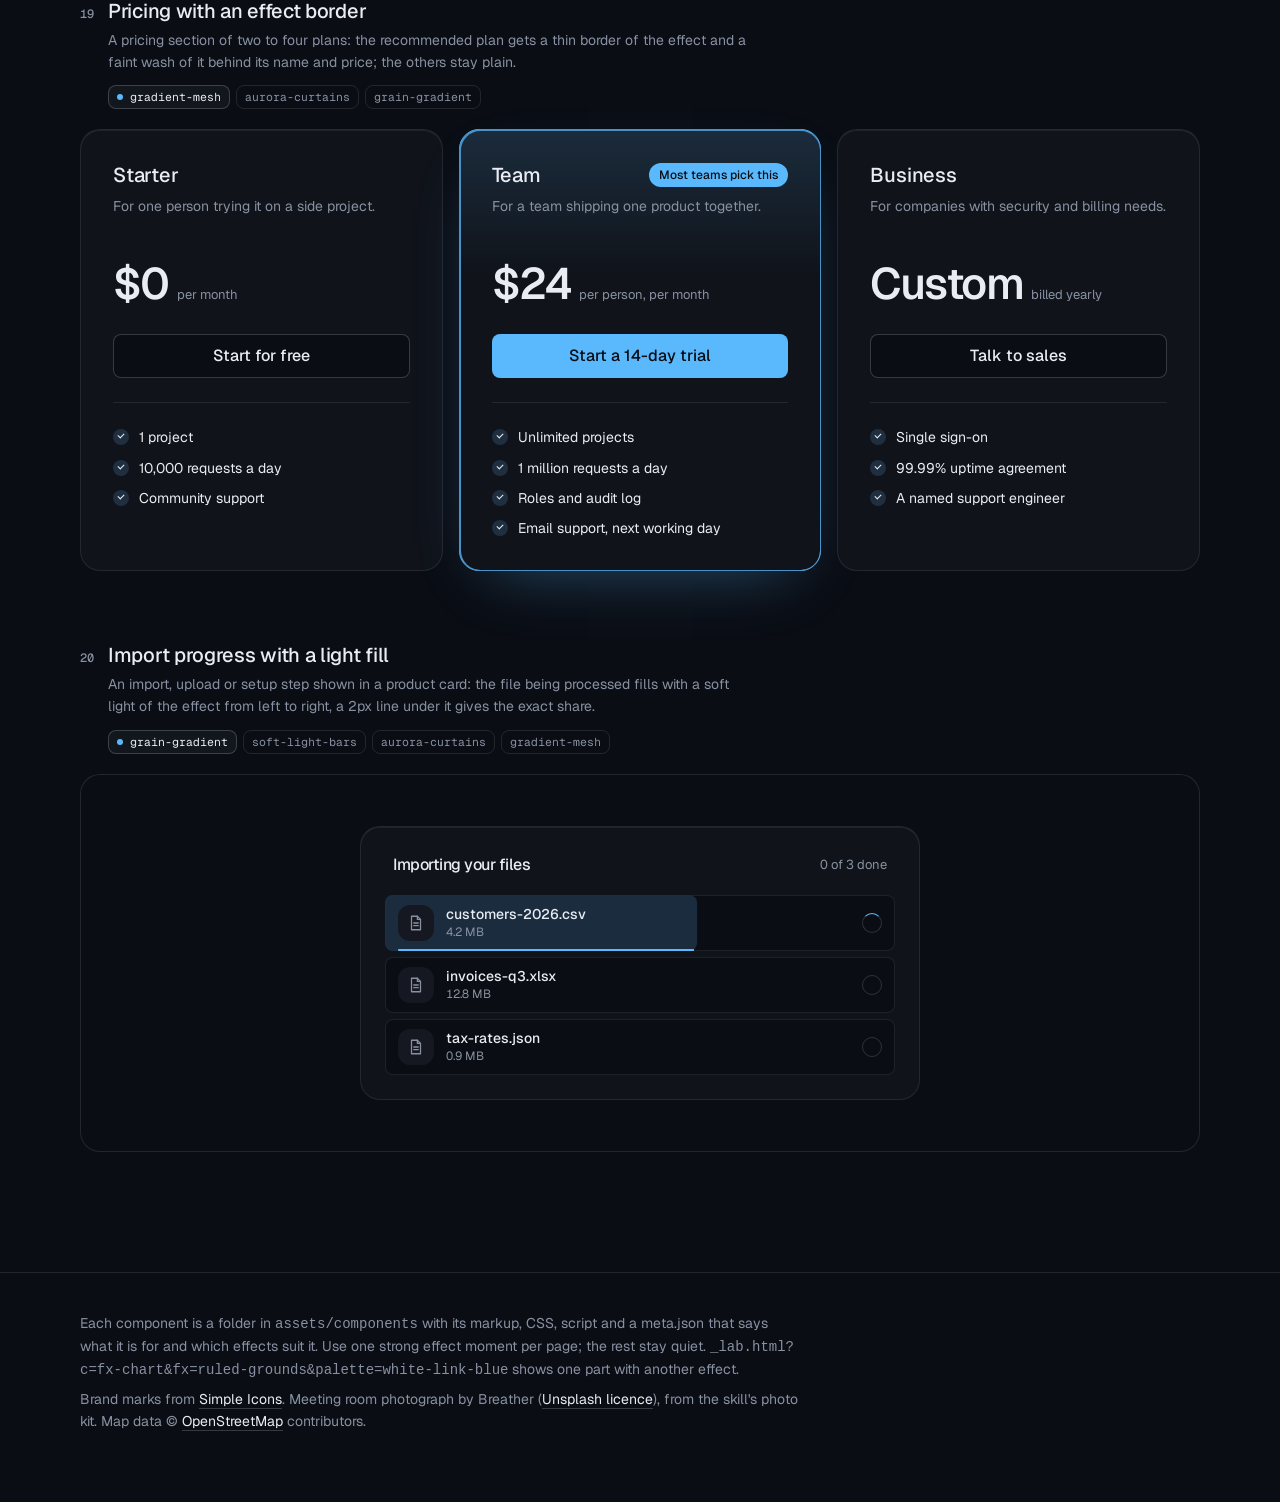
<file: assets/components/index.html>
<!doctype html>
<html lang="en" data-radius="soft">
<head>
<script>window.__tpGlMax = 16;   /* a gallery shows many live effects at once; a page of a site keeps the default 4 (fx.js) */</script>
<meta charset="utf-8">
<meta name="viewport" content="width=device-width, initial-scale=1">
<title>Effect components</title>
<link rel="preconnect" href="https://fonts.googleapis.com">
<link rel="preconnect" href="https://fonts.gstatic.com" crossorigin>
<link href="https://fonts.googleapis.com/css2?family=Geist:wght@100..900&family=Geist+Mono:wght@400..600&display=swap" rel="stylesheet">
<link rel="stylesheet" href="../system.css">
<link rel="stylesheet" href="./base.css">
<style>
  :root {
    --font-display: "Geist", system-ui, sans-serif;
    --font-text: "Geist", system-ui, sans-serif;
    --font-mono: "Geist Mono", ui-monospace, monospace;
    --display-weight: 560;
    --display-tracking: -0.03em;
    --container: 1200px;
  }
  body { min-height: 100vh; }
  .top {
    position: sticky; top: 0; z-index: 50; height: 64px; background: var(--bg);
    border-bottom: 1px solid var(--line);
  }
  .top .container { height: 100%; display: flex; align-items: center; justify-content: space-between; gap: 16px; }
  .brand { display: flex; align-items: center; gap: 10px; font-weight: 560; letter-spacing: -0.01em; }
  .brand small { font: 400 13px/1 var(--font-mono); color: var(--muted); }
  .top nav { display: flex; align-items: center; gap: 20px; }
  .top nav a.link { font-size: 14px; }
  .swatches { display: flex; gap: 4px; padding: 3px; border: 1px solid var(--line); border-radius: 999px; background: var(--bg); }
  .swatches button {
    width: 30px; height: 30px; border-radius: 999px; border: 0; padding: 0; cursor: pointer; position: relative;
    background: var(--sw-bg);
  }
  .swatches button::after {
    content: ""; position: absolute; inset: 9px; border-radius: 999px; background: var(--sw-accent);
    box-shadow: 0 0 0 1px color-mix(in oklab, var(--sw-ink) 25%, transparent);
  }
  .swatches button[aria-pressed="true"] { box-shadow: 0 0 0 2px var(--ink); }
  .swatches button:focus-visible { outline-offset: 3px; }

  .intro { padding-block: 64px 40px; display: grid; grid-template-columns: minmax(0, 6fr) minmax(0, 6fr); gap: 48px; align-items: end; }
  .intro h1 { font-size: clamp(34px, 2.2vw + 18px, 52px); line-height: 1.05; max-width: 15ch; }
  .intro p { margin-top: 16px; color: var(--muted); font-size: var(--t-body); line-height: 1.55; max-width: 52ch; }
  .index { display: flex; flex-wrap: wrap; gap: 6px; justify-content: flex-start; }
  @media (max-width: 1023px) { .intro { grid-template-columns: minmax(0, 1fr); gap: 28px; } }
  .index a {
    display: inline-flex; align-items: center; gap: 8px; height: 30px; padding: 0 11px; border-radius: 999px;
    border: 1px solid var(--line); font-size: 13px; color: var(--ink);
    transition: border-color var(--dur) var(--ease), background-color var(--dur) var(--ease);
  }
  .index a span { font-family: var(--font-mono); font-size: 11px; color: var(--muted); }
  .index a:hover { border-color: var(--line-strong); background: color-mix(in oklab, var(--ink) 4%, var(--bg)); }

  /* every part spans two rows of the list (its notes, its stage) as a subgrid, so the two parts of a
     half-width pair share one notes height and one stage height: their stages start and end level */
  .list { display: grid; grid-template-columns: repeat(2, minmax(0, 1fr)); column-gap: 24px; row-gap: 0; padding-bottom: 120px; }
  .sc { grid-column: 1 / -1; grid-row: span 2; display: grid; grid-template-rows: subgrid; row-gap: 20px; min-width: 0; scroll-margin-top: 88px; padding-top: 72px; }
  .sc:first-child { padding-top: 0; }
  .sc.is-half { grid-column: auto; }
  .sc.is-half .sc__stage:not(.is-center) { display: grid; }
  .sc__meta { display: grid; grid-template-columns: auto 1fr; column-gap: 14px; row-gap: 6px; align-items: baseline; align-content: start; }
  .sc__note { grid-column: 2; margin: 2px 0 0; font-size: 13px; color: var(--muted); }
  .sc__note::before { content: "Try it: "; color: var(--ink); font-weight: 500; }
  .sc__no { font: 500 12px/1 var(--font-mono); color: var(--muted); padding-top: 2px; }
  .sc__name { font: 500 20px/1.25 var(--font-text); letter-spacing: -0.015em; margin: 0; }
  .sc__for { grid-column: 2; color: var(--muted); font-size: 14px; line-height: 1.55; max-width: 72ch; margin: 0; }
  .sc__fx { grid-column: 2; display: flex; flex-wrap: wrap; gap: 6px; margin-top: 6px; }
  .sc__fx li {
    font: 400 11.5px/1 var(--font-mono); color: var(--muted); height: 24px; display: inline-flex; align-items: center;
    padding: 0 8px; border-radius: var(--r-sm); border: 1px solid var(--line);
  }
  .sc__fx li.is-on { color: var(--ink); border-color: var(--line-strong); background: color-mix(in oklab, var(--ink) 5%, var(--bg)); }
  .sc__fx li.is-on::before { content: ""; width: 6px; height: 6px; border-radius: 99px; background: var(--accent); margin-right: 7px; }
  .sc__stage {
    position: relative; min-width: 0; border: 1px solid var(--line); border-radius: var(--r-lg);
    padding: clamp(20px, 4vw, 56px); background: var(--bg);
  }
  .sc__stage.is-tall { padding-block: clamp(56px, 8vw, 120px); }
  .sc__stage.is-flush { padding: 0; border: 0; }
  .sc__stage.is-center { display: grid; place-items: center; min-height: 320px; }
  /* one object, at a size a page would give it */
  #fx-dither-object .sc__stage { display: grid; justify-items: center; }
  #fx-dither-object .cx-obj { width: min(100%, 720px); }
  .sc__pick { grid-column: 2; display: flex; flex-wrap: wrap; gap: 4px; margin-top: 8px; }
  .sc__pick button {
    height: 30px; padding: 0 12px; border-radius: 999px; border: 1px solid var(--line); background: var(--bg);
    font: 500 13px/1 var(--font-text); color: var(--muted); cursor: pointer;
  }
  .sc__pick button:hover { color: var(--ink); border-color: var(--line-strong); }
  .sc__pick button[aria-pressed="true"] { color: var(--ink); border-color: var(--line-strong); background: color-mix(in oklab, var(--ink) 6%, var(--bg)); }
  /* the search list opens below its field: leave it room inside the frame */
  #fx-search .sc__stage { min-height: 440px; place-items: start center; padding-top: 72px; }
  .sc__stage:empty::after { content: "Loading"; color: var(--muted); font-size: 13px; }

  .foot { border-top: 1px solid var(--line); padding: 40px 0 64px; color: var(--muted); font-size: 14px; }
  .foot p { max-width: 80ch; margin: 0 0 8px; }
  .foot a { color: var(--ink); text-decoration: underline; text-decoration-color: var(--line-strong); text-underline-offset: 4px; }

  @media (max-width: 899px) {
    .list { grid-template-columns: minmax(0, 1fr); }
    .sc.is-half { grid-column: 1 / -1; }
    .top nav a.link { display: none; }
  }
  @media (max-width: 639px) {
    .intro { padding-block: 48px 32px; }
    .sc { padding-top: 48px; }
    .sc__meta { grid-template-columns: 1fr; }
    .sc__no { display: none; }
    .sc__for, .sc__fx, .sc__note, .sc__pick { grid-column: 1; }
    .sc__stage.is-center { min-height: 240px; }
    .brand small { display: none; }
  }
</style>
</head>
<body>
<header class="top">
  <div class="container">
    <div class="brand">Effect components <small id="count"></small></div>
    <nav aria-label="Palette and links">
      <a class="link" href="../effects/gallery.html">Effects library</a>
      <div class="swatches" id="swatches" role="group" aria-label="Page palette"></div>
    </nav>
  </div>
</header>

<main>
  <section class="intro container">
    <div>
      <h1>Effects as parts of the page, not only behind it</h1>
      <p id="lede">Feature cards, real objects drawn in dither, type, numbers, buttons, borders, icons, a street map of the real place, a globe, charts and a photograph in its own colours. Every part takes its colours from the page palette: switch it at the top right. Parts that loop have a pause button.</p>
    </div>
    <nav class="index" id="index" aria-label="Components"></nav>
  </section>
  <div class="container list" id="list"></div>
</main>

<footer class="foot">
  <div class="container">
    <p>Each component is a folder in <code>assets/components</code> with its markup, CSS, script and a meta.json that says what it is for and which effects suit it. Use one strong effect moment per page; the rest stay quiet. <code>_lab.html?c=fx-chart&amp;fx=ruled-grounds&amp;palette=white-link-blue</code> shows one part with another effect.</p>
    <p>Brand marks from <a href="https://simpleicons.org/">Simple Icons</a>. Meeting room photograph by Breather (<a href="https://unsplash.com/photos/DEdM9Vs6s8w">Unsplash licence</a>), from the skill's photo kit. Map data © <a href="https://www.openstreetmap.org/copyright">OpenStreetMap</a> contributors.</p>
  </div>
</footer>

<script type="module">
  import fx from '../effects/fx.js';

  // component id, layout and stage style, in page order
  const COMPONENTS = [
    { id: 'fx-feature-card', stage: 'is-flush' },
    { id: 'fx-dither-object', stage: 'is-flush', note: 'pick an object, then point at it and move across: sound rings out of the cups, the seat swivels, the lens zooms, the rotors spin up and the drone lifts off. One object is live at a time, as on a real page.' },
    { id: 'fx-headline', stage: 'is-tall' },
    { id: 'fx-button', half: true, stage: 'is-center', note: 'hover or tab to a button. The light runs only while it is pointed at.' },
    { id: 'fx-prompt', half: true, stage: 'is-center' },
    { id: 'fx-icon-tiles', stage: 'is-flush' },
    { id: 'fx-stat' },
    { id: 'fx-globe', stage: 'is-flush' },
    { id: 'fx-map', stage: 'is-flush' },
    { id: 'fx-chart', half: true, stage: 'is-flush' },
    { id: 'fx-bars', half: true, stage: 'is-flush' },
    { id: 'fx-band', stage: 'is-flush' },
    { id: 'fx-spotlight', stage: 'is-flush' },
    { id: 'fx-photo', stage: 'is-flush' },
    { id: 'fx-avatar', half: true, stage: 'is-center' },
    { id: 'fx-search', half: true, stage: 'is-center' },
    { id: 'fx-logos' },
    { id: 'fx-tabs' },
    { id: 'fx-pricing', stage: 'is-flush' },
    { id: 'fx-progress', stage: 'is-center' },
  ];

  const PALETTES = [
    { id: 'blue-black-cornflower', name: 'Night, cornflower', bg: '#0a0d14', surface: '#131824', ink: '#e9edf3', muted: '#8891a1', accent: '#5ab9fc', accentInk: '#0a0d14' },
    { id: 'graphite-safety-orange', name: 'Graphite, orange', bg: '#18191b', surface: '#222427', ink: '#eff0f1', muted: '#9c9ea3', accent: '#ff4a1f', accentInk: '#18191b' },
    { id: 'white-link-blue', name: 'White, blue', bg: '#ffffff', surface: '#f4f4f4', ink: '#111111', muted: '#6b6b6b', accent: '#1a4be0', accentInk: '#ffffff' },
    { id: 'moss-sand', name: 'Sand, moss', bg: '#ddd6c6', surface: '#d2cab8', ink: '#2a2a26', muted: '#59574e', accent: '#4f6238', accentInk: '#ffffff' },
    { id: 'cobalt-field', name: 'Cobalt field', bg: '#0034eb', surface: '#002fd6', ink: '#ffffff', muted: '#dfe4f2', accent: '#e9e34a', accentInk: '#111111' },
  ];

  const q = new URLSearchParams(location.search);
  if (q.has('time')) fx.setClock(+q.get('time'));
  if (q.has('fallback')) fx.config.forceFallback = true;
  const only = q.get('only') ? q.get('only').split(',') : null;
  const list = document.getElementById('list');
  const index = document.getElementById('index');
  const swatches = document.getElementById('swatches');

  /*
    The budget: a laptop's integrated GPU shares its memory with everything else, so this page never
    holds more than 4 live WebGL contexts. A part is started when it comes near the viewport and
    destroyed when it leaves it; still parts draw once and free their context; fx.js frees any idle
    off-screen context past 4. liveGL() counts the contexts that are open right now.
  */
  fx.config.maxLive = 4;
  const contexts = new Set();
  let peakGL = 0;
  const getContext = HTMLCanvasElement.prototype.getContext;
  HTMLCanvasElement.prototype.getContext = function (type, ...rest) {
    const c = getContext.call(this, type, ...rest);
    if (c && /webgl/i.test(type) && !contexts.has(c)) { contexts.add(c); peakGL = Math.max(peakGL, liveGL()); }
    return c;
  };
  function liveGL() {
    for (const c of contexts) if (c.isContextLost()) contexts.delete(c);
    return contexts.size;
  }

  // the dither object: one live at a time, switched here (a real page shows one object)
  const OBJECTS = {
    headphones: ['Headphones', 'Over-ear, wireless'],
    chair: ['Office chair', 'Swivel seat on five castors'],
    camera: ['Camera', 'Mirrorless, with a zoom lens'],
    drone: ['Drone', 'Four rotors and a camera'],
  };
  let object = OBJECTS[q.get('object')] ? q.get('object') : 'headphones';
  // print (ordered dither, the default) or studio (a smooth shaded render: no picker until it is anti-aliased; ?render=studio)
  let render = q.get('render') === 'studio' ? 'studio' : 'print';

  function applyPalette(p) {
    const c = fx.color;
    const action = c.contrast(p.accent, p.bg) >= 2.2 ? p.accent : p.ink;
    const actionInk = action === p.accent ? p.accentInk : p.bg;
    const s = document.documentElement.style;
    const set = (k, v) => s.setProperty(k, v);
    set('--p-bg', p.bg); set('--p-surface', p.surface); set('--p-ink', p.ink); set('--p-muted', p.muted);
    set('--p-accent', p.accent); set('--p-accent-ink', p.accentInk); set('--p-action', action); set('--p-action-ink', actionInk);
    document.documentElement.style.colorScheme = c.isDark(p.bg) ? 'dark' : 'light';
    for (const b of swatches.children) b.setAttribute('aria-pressed', String(b.dataset.id === p.id));
  }

  async function load(entry) {
    const base = `./${entry.id}/`;
    const [meta, html, mod] = await Promise.all([
      fetch(base + 'meta.json').then(r => (r.ok ? r.json() : null)),
      fetch(base + 'component.html').then(r => (r.ok ? r.text() : null)),
      import(base + 'component.js').catch(err => { console.warn(entry.id, err); return null; }),
    ]).catch(() => [null, null, null]);
    if (!meta || !html || !mod) return null;
    const link = document.createElement('link');
    link.rel = 'stylesheet';
    link.href = base + 'component.css';
    document.head.append(link);
    await new Promise(r => { link.onload = link.onerror = r; });
    return { ...entry, meta, html, mod };
  }

  function section(e, n) {
    const s = document.createElement('section');
    s.className = 'sc' + (e.half ? ' is-half' : '');
    s.id = e.id;
    const fxList = (e.meta.effects || []).map(id => `<li class="${id === e.meta.default ? 'is-on' : ''}">${id}</li>`).join('');
    const pick = e.id === 'fx-dither-object'
      ? `<div class="sc__pick" role="group" aria-label="Object">${Object.keys(OBJECTS).map(k => `<button type="button" data-object="${k}" aria-pressed="${k === object}">${OBJECTS[k][0]}</button>`).join('')}</div>`
      : '';
    s.innerHTML = `
      <div class="sc__meta">
        <span class="sc__no">${String(n).padStart(2, '0')}</span>
        <h2 class="sc__name">${e.meta.name}</h2>
        <p class="sc__for">${e.meta.for}</p>
        ${fxList ? `<ul class="sc__fx" aria-label="Effects that suit it">${fxList}</ul>` : ''}
        ${pick}
        ${e.note ? `<p class="sc__note">${e.note}</p>` : ''}
      </div>
      <div class="sc__stage ${e.stage || ''}"></div>`;
    return s;
  }

  // the markup is placed at once (the page keeps its full height); the scripts run only near the viewport
  function markup(e) {
    const stage = e.section.querySelector('.sc__stage');
    stage.innerHTML = e.html;
    if (e.id === 'fx-dither-object') {
      const fig = stage.querySelector('.cx-obj');
      fig.dataset.cxObject = object;
      if (render === 'studio') fig.dataset.cxRender = 'studio'; else delete fig.dataset.cxRender;
      fig.querySelector('.cx-obj__stage').removeAttribute('aria-label');
    }
    return stage;
  }
  function start(e) {
    if (e.ctrl) return;
    const stage = markup(e);
    try { e.ctrl = e.mod.default(stage.firstElementChild || stage) || { destroy() {} }; } catch (err) { console.error(e.id, err); e.ctrl = { destroy() {} }; }
  }
  function stop(e) {
    if (!e.ctrl) return;
    try { e.ctrl.destroy?.(); } catch (err) { console.warn(e.id, err); }
    fx.unmountAll(e.section);
    e.ctrl = null;
  }

  function setPalette(p, entries) {
    entries.forEach(stop);
    applyPalette(p);
    try { localStorage.setItem('cx-palette', p.id); } catch (_) {}
    requestAnimationFrame(() => entries.forEach(e => (e.near ? start(e) : markup(e))));
  }

  let saved = null;
  try { saved = localStorage.getItem('cx-palette'); } catch (_) {}
  const first = PALETTES.find(p => p.id === q.get('palette')) || PALETTES.find(p => p.id === saved) || PALETTES[0];
  for (const p of PALETTES) {
    const b = document.createElement('button');
    b.type = 'button';
    b.dataset.id = p.id;
    b.title = p.name;
    b.setAttribute('aria-label', p.name);
    b.style.setProperty('--sw-bg', p.bg);
    b.style.setProperty('--sw-accent', p.accent);
    b.style.setProperty('--sw-ink', p.ink);
    swatches.append(b);
  }
  applyPalette(first);

  const wanted = COMPONENTS.filter(c => !only || only.includes(c.id));
  const entries = (await Promise.all(wanted.map(load))).filter(Boolean);
  document.getElementById('count').textContent = `${entries.length} parts`;
  entries.forEach((e, i) => {
    e.section = section(e, i + 1);
    list.append(e.section);
    markup(e);
    const a = document.createElement('a');
    a.href = '#' + e.id;
    a.innerHTML = `<span>${String(i + 1).padStart(2, '0')}</span>${e.meta.name}`;
    index.append(a);
  });
  await document.fonts.ready;
  const near = new IntersectionObserver(seen => {
    for (const en of seen) {
      const e = entries.find(x => x.section === en.target);
      if (!e) continue;
      e.near = en.isIntersecting;
      if (e.near) start(e); else stop(e);
    }
  }, { rootMargin: '10% 0px' });
  entries.forEach(e => near.observe(e.section));
  setTimeout(() => { document.documentElement.dataset.ready = '1'; }, 1500);

  swatches.addEventListener('click', ev => {
    const b = ev.target.closest('button');
    if (!b) return;
    const p = PALETTES.find(x => x.id === b.dataset.id);
    if (p) setPalette(p, entries);
  });
  list.addEventListener('click', ev => {
    const b = ev.target.closest('[data-object], [data-render]');
    if (!b || !(OBJECTS[b.dataset.object] || b.dataset.render)) return;
    if (b.dataset.render) render = b.dataset.render; else object = b.dataset.object;
    b.parentElement.querySelectorAll('button').forEach(x => x.setAttribute('aria-pressed', String(x === b)));
    const e = entries.find(x => x.id === 'fx-dither-object');
    stop(e);
    if (e.near) start(e); else markup(e);
  });
  window.__cx = {
    entries,
    setPalette: id => setPalette(PALETTES.find(p => p.id === id), entries),
    setObject: k => list.querySelector(`[data-object="${k}"]`)?.click(),
    gl: () => ({ live: liveGL(), peak: peakGL, started: entries.filter(e => e.ctrl).map(e => e.id) }),
  };
</script>

</body>
</html>
</file>
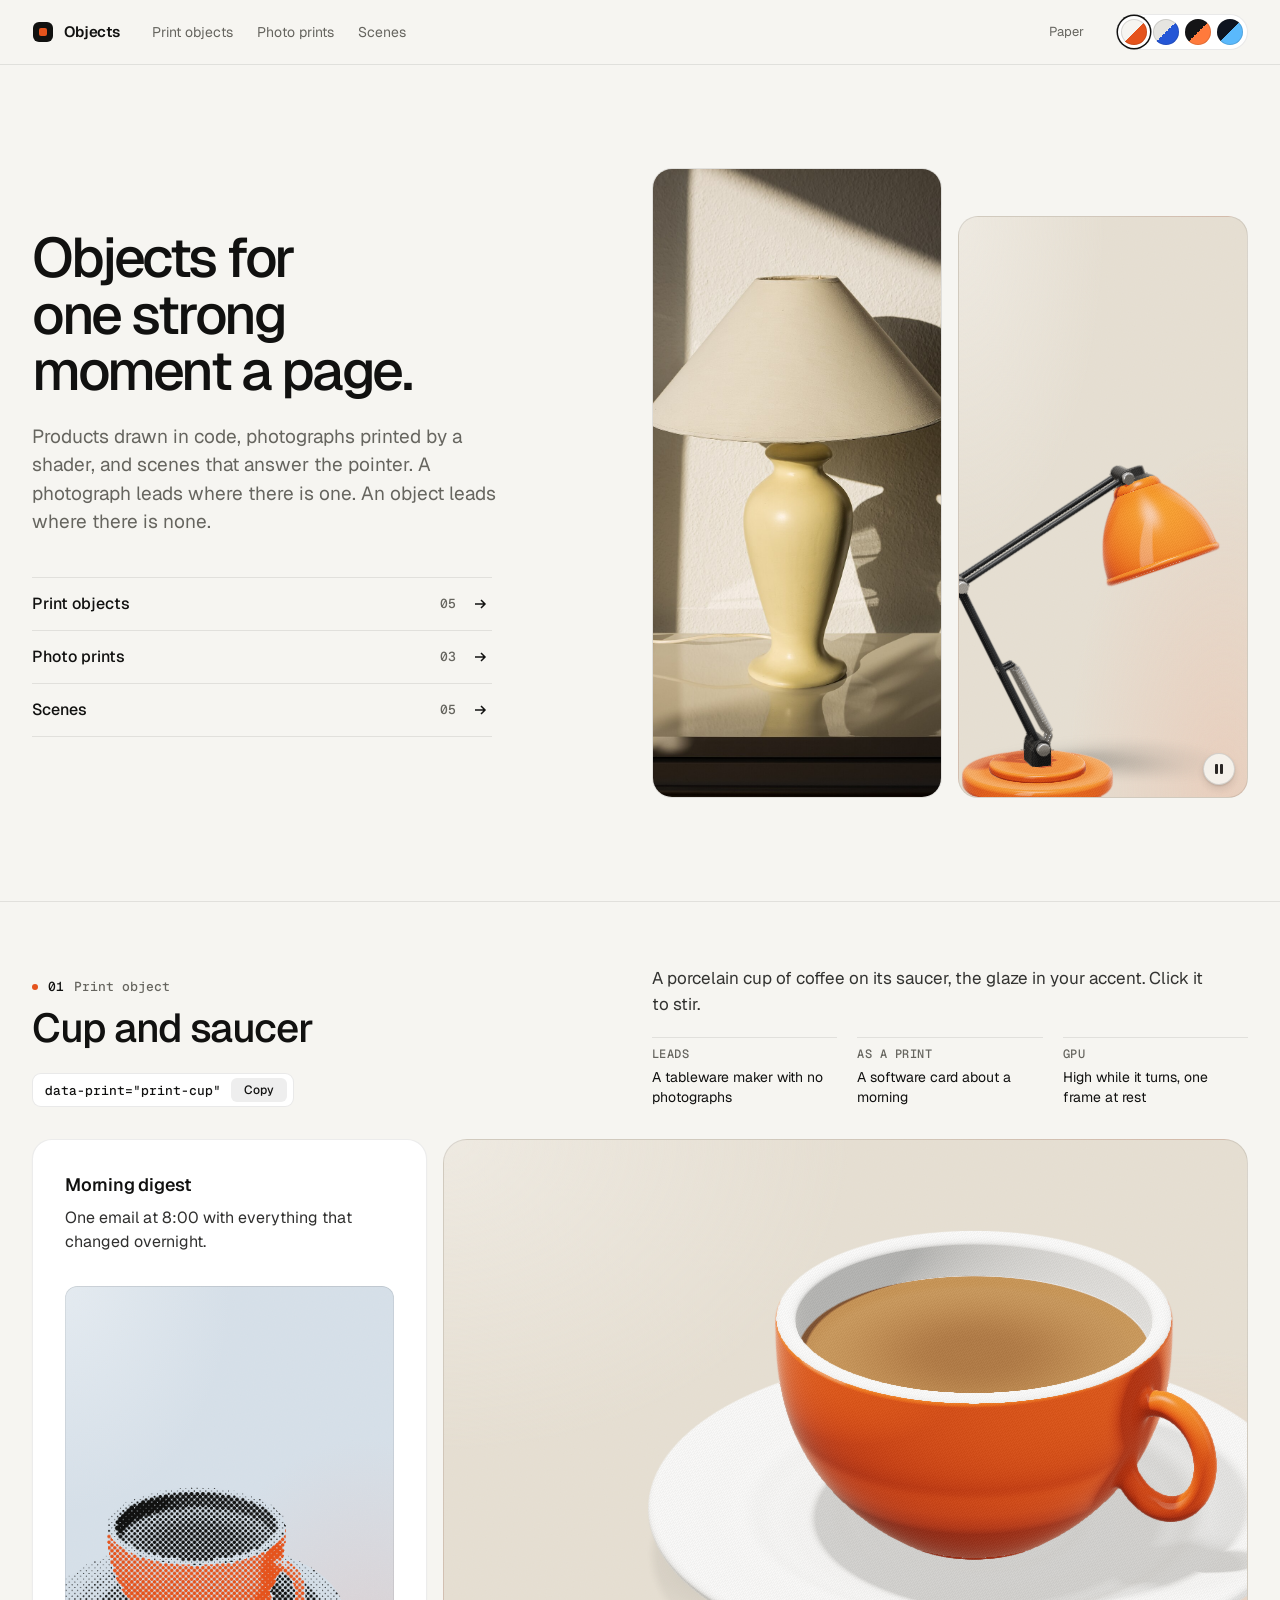
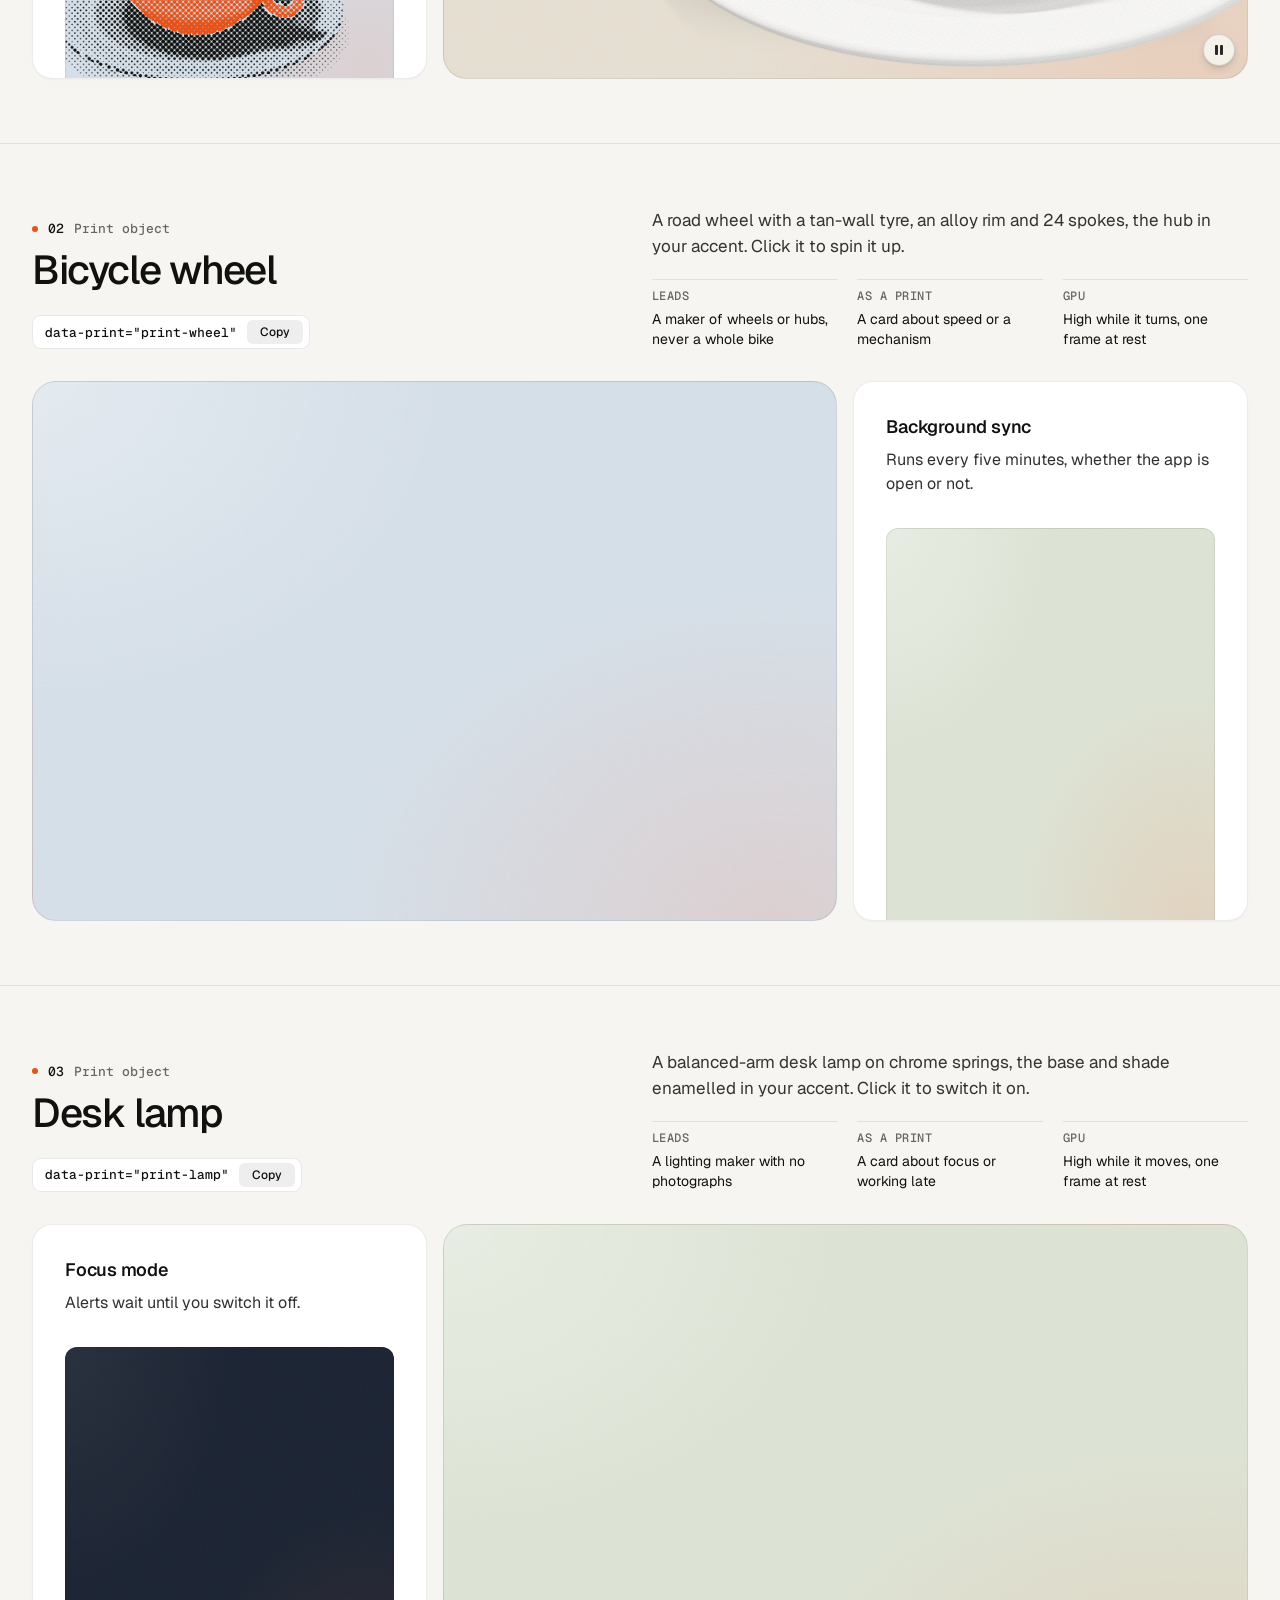
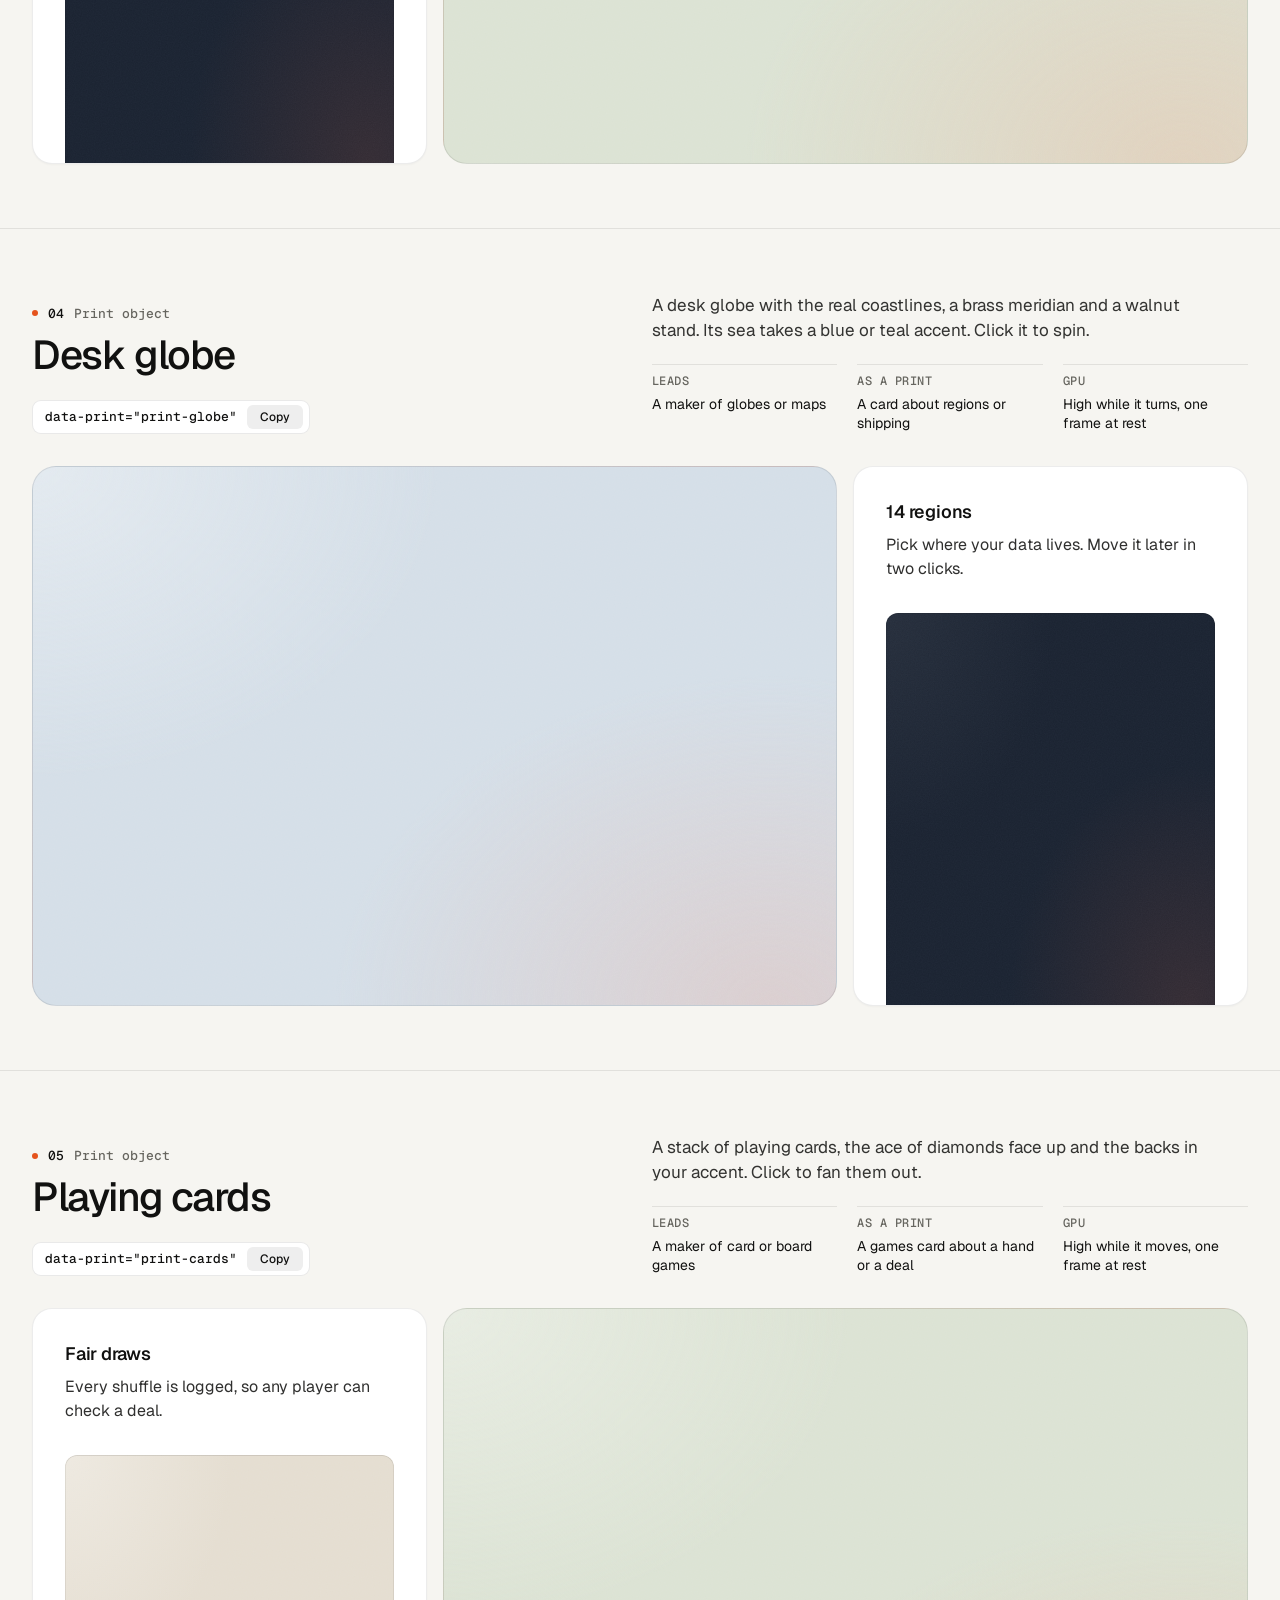
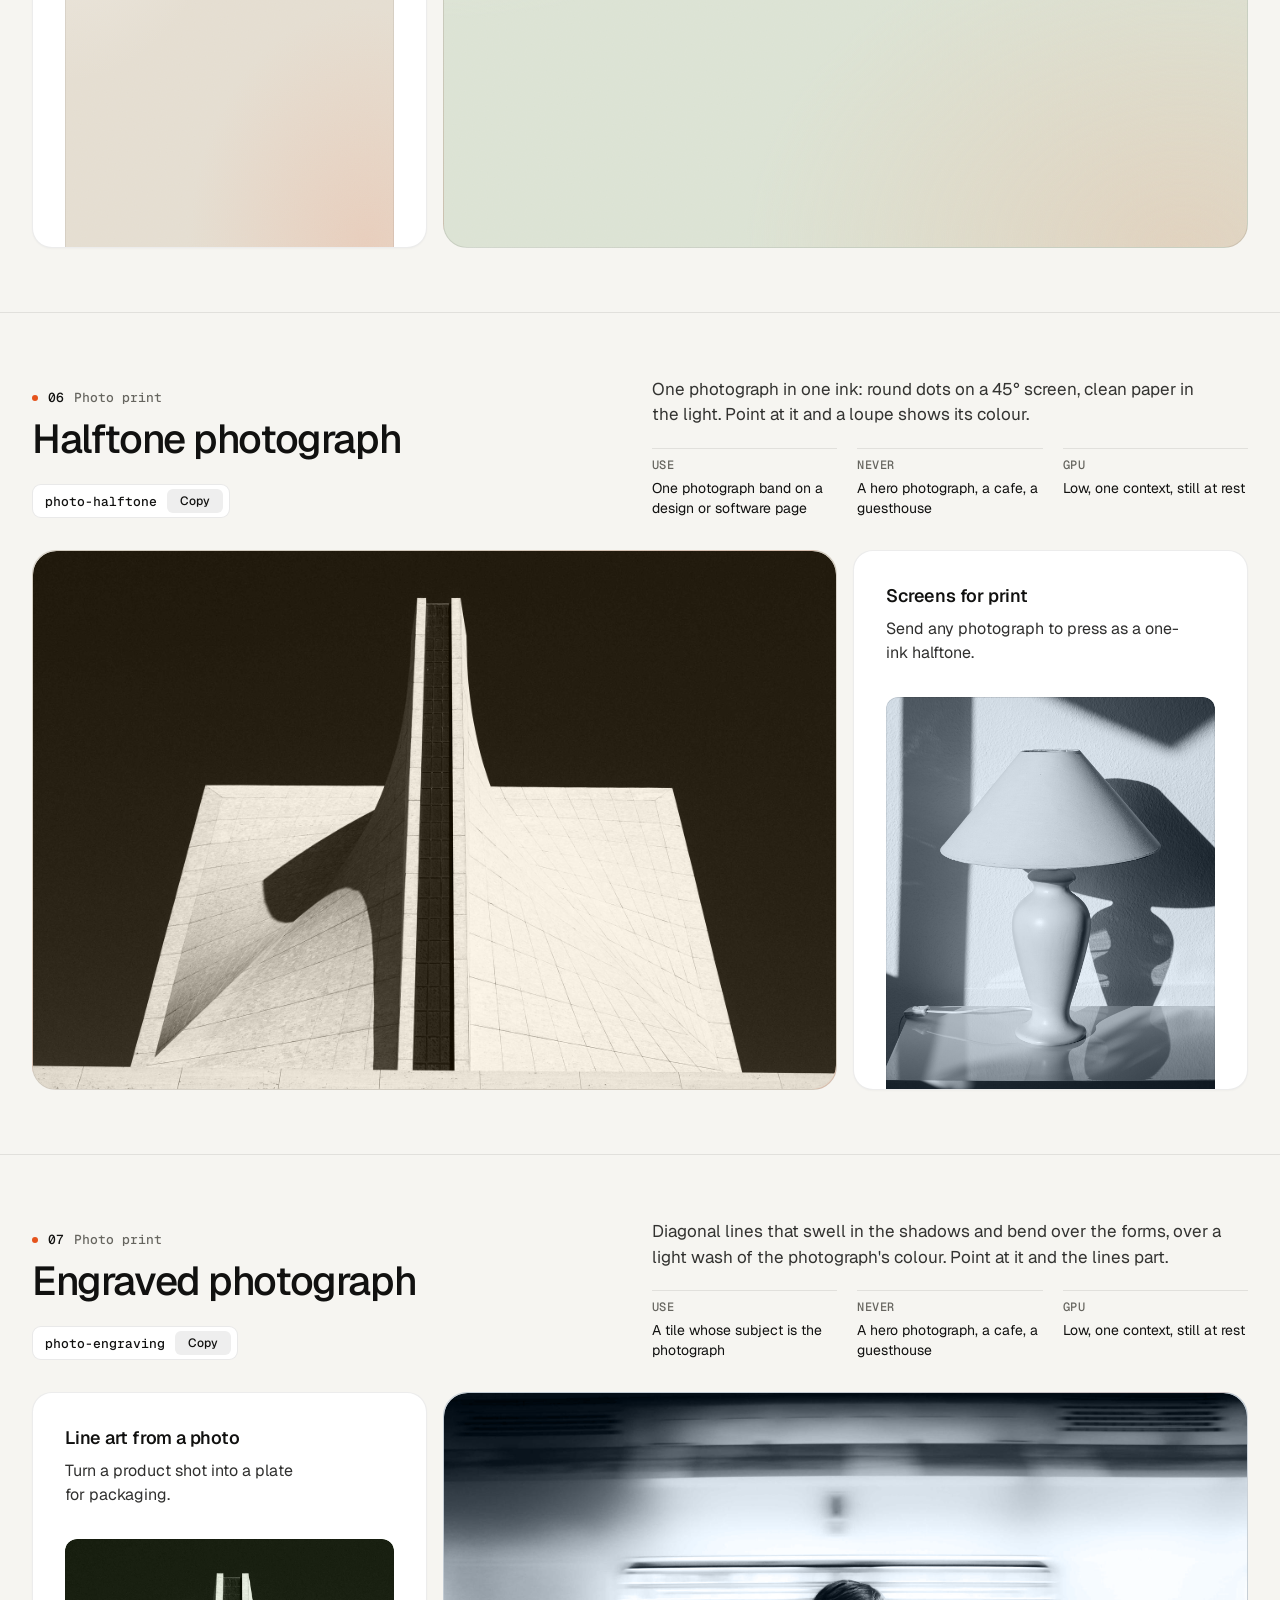
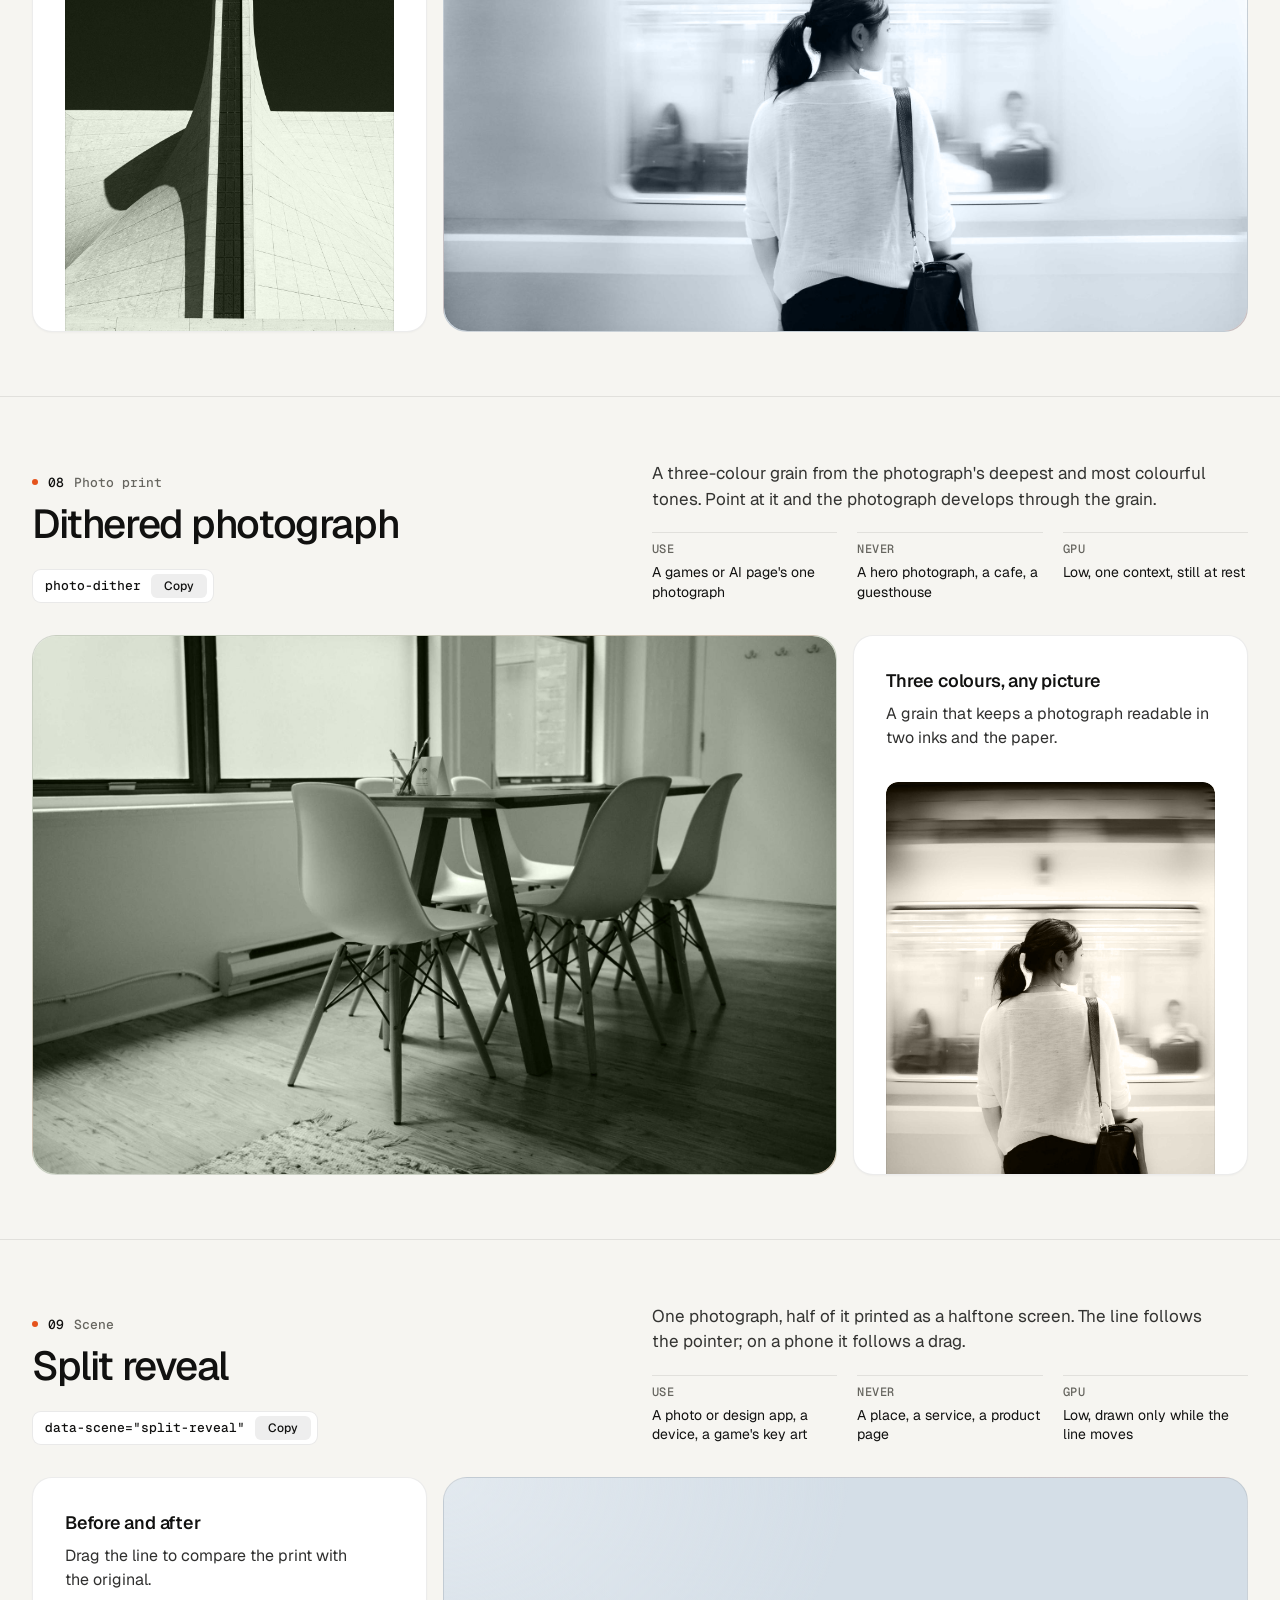
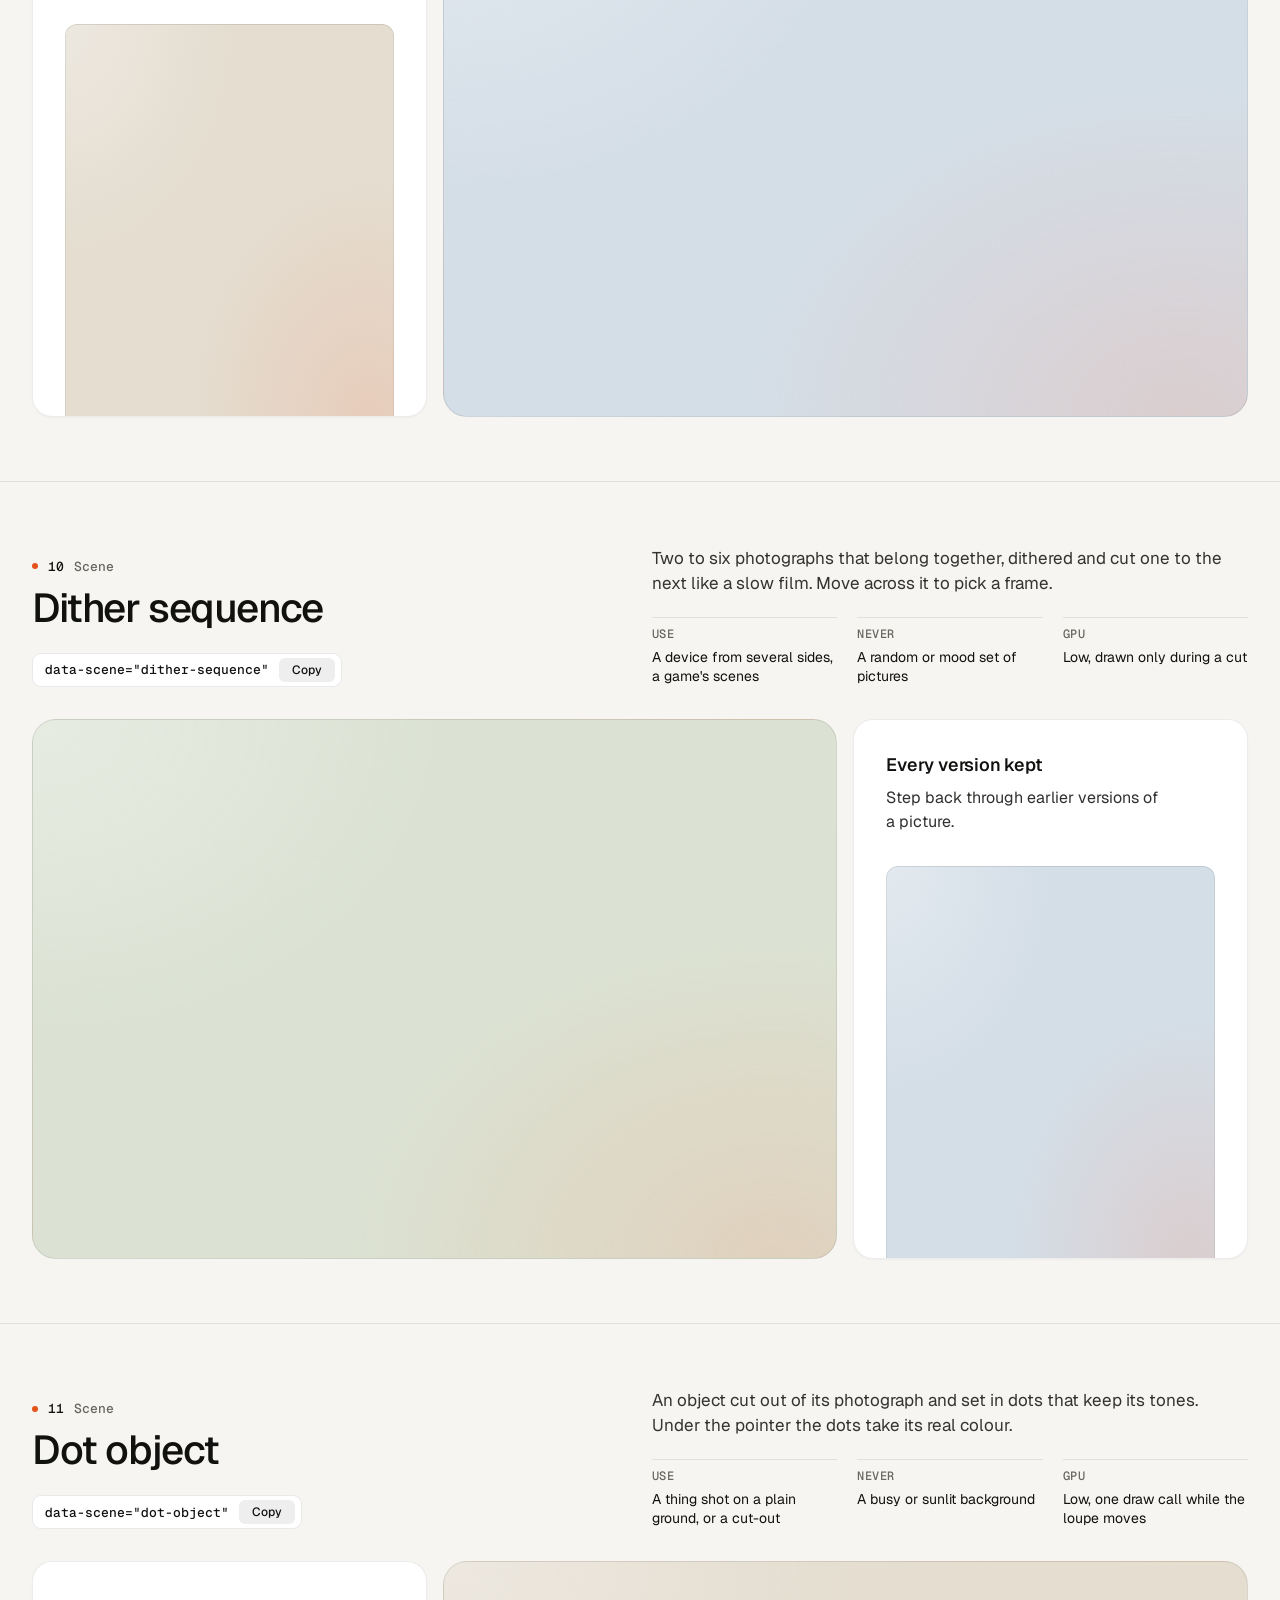
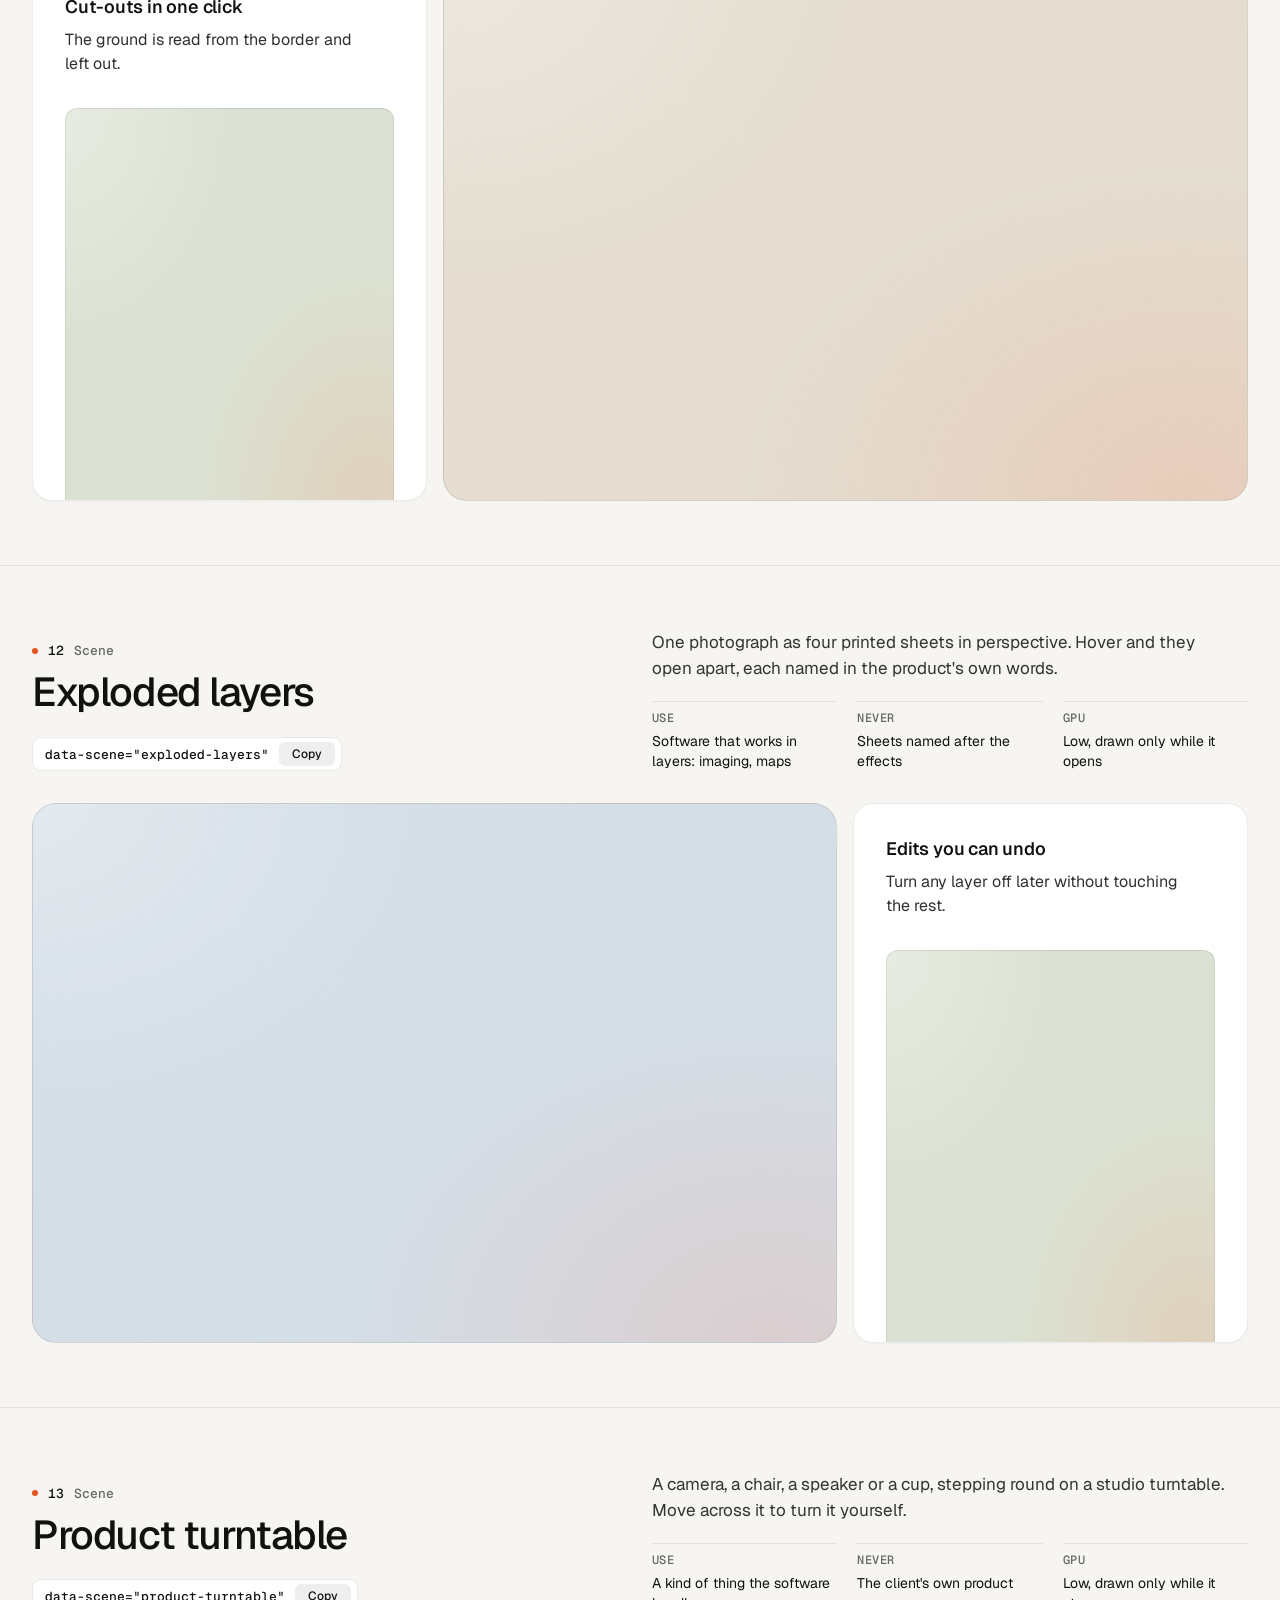
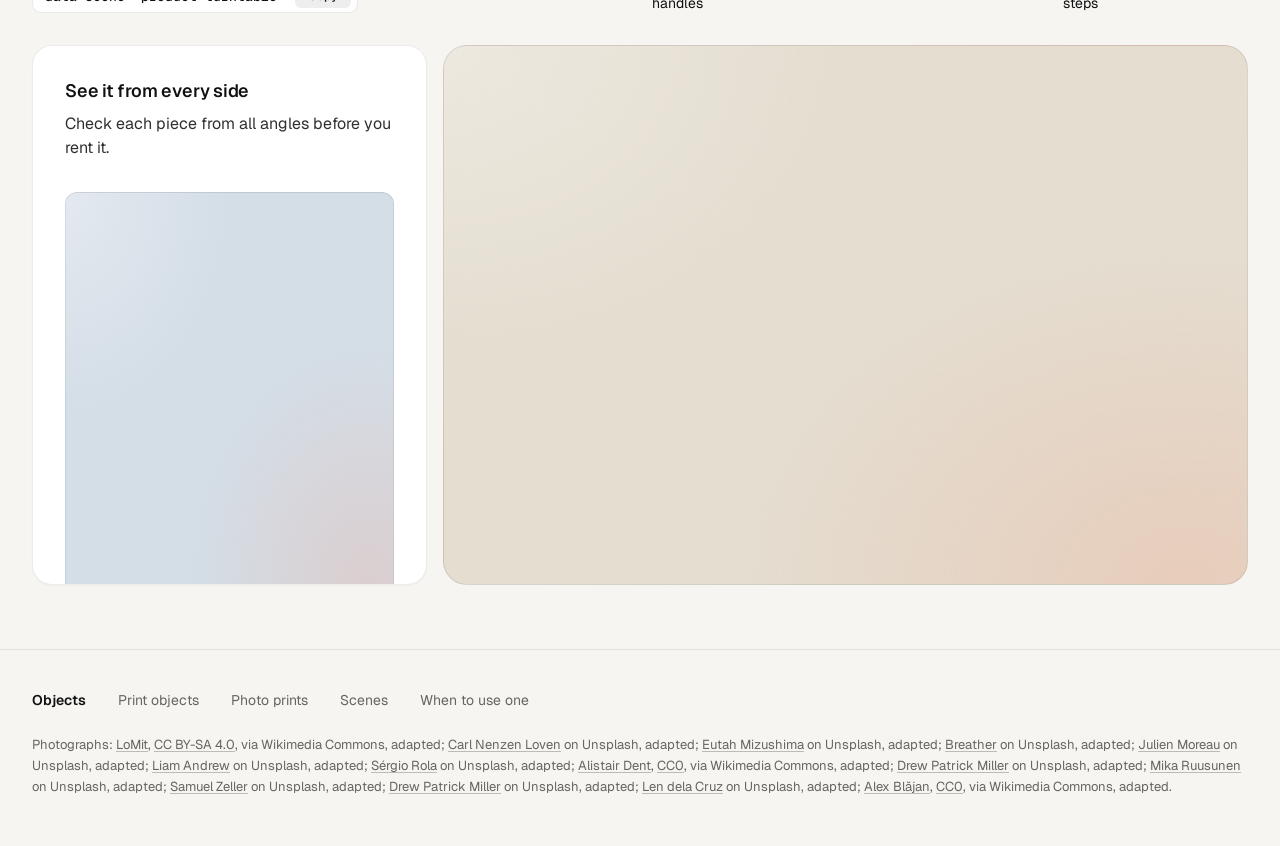
<file: assets/objects/index.html>
<!doctype html>
<html lang="en" data-palette="paper">
<head>
<script>window.__tpGlMax = 16;   /* a gallery shows many live effects at once; a page of a site keeps the default 4 (fx.js) */</script>
<meta charset="utf-8">
<meta name="viewport" content="width=device-width, initial-scale=1">
<title>Objects</title>
<meta name="description" content="Thirteen objects for one strong moment a page: products drawn in code, photographs printed by a shader, scenes that answer the pointer.">
<link rel="icon" href="data:,">
<link rel="preconnect" href="https://fonts.googleapis.com">
<link rel="preconnect" href="https://fonts.gstatic.com" crossorigin>
<link href="https://fonts.googleapis.com/css2?family=Geist:wght@300..700&family=Geist+Mono:wght@400;500&display=swap" rel="stylesheet">
<link rel="stylesheet" href="../ui/base.css">
<link rel="stylesheet" href="../ui/cards.css">
<style>
  /* palettes: page tokens, four grounds (--g1 sand, --g2 sky, --g3 sage, --g4 deep) and the globe's sea */
  :root {
    --font-text: "Geist", system-ui, sans-serif; --font-mono: "Geist Mono", ui-monospace, monospace;
    --ease: cubic-bezier(.2, .7, .2, 1);
    --gutter: 32px; --max: 1312px;
  }
  [data-palette="paper"] { --bg: #f6f5f1; --card: #ffffff; --surface: #ffffff; --ink: #111110; --muted: #66655f; --accent: #e5531c; --accent-ink: #ffffff;
    --g1: #e4ddd0; --g2: #d4dee7; --g3: #dbe2d3; --g4: #1a2230; --sea: #2f6aa8; --line: rgb(17 17 16 / 0.09); }
  [data-palette="stone"] { --bg: #e6e5e1; --card: #f3f2ef; --surface: #f3f2ef; --ink: #1a1b1d; --muted: #5d5e62; --accent: #2456d6; --accent-ink: #ffffff;
    --g1: #d6d5d0; --g2: #c9d4df; --g3: #dad3c6; --g4: #1d2633; --sea: #2456d6; --line: rgb(26 27 29 / 0.1); }
  [data-palette="graphite"] { --bg: #0b0b0c; --card: #141416; --surface: #141416; --ink: #f2f2ef; --muted: #96979c; --accent: #ff7a3c; --accent-ink: #120c08;
    --g1: #1e1d1b; --g2: #17202a; --g3: #1b201b; --g4: #23262c; --sea: #4f9be0; --line: rgb(242 242 239 / 0.09); }
  [data-palette="night"] { --bg: #070b14; --card: #0e1420; --surface: #0e1420; --ink: #e9edf3; --muted: #8b94a4; --accent: #5ab9fc; --accent-ink: #07101a;
    --g1: #121a29; --g2: #0f2231; --g3: #16202b; --g4: #1b2536; --sea: #5ab9fc; --line: rgb(233 237 243 / 0.09); }

  * { box-sizing: border-box; }
  html { scroll-padding-top: 64px; }
  html, body { margin: 0; }
  body { font-family: var(--font-text); background: var(--bg); color: var(--ink); -webkit-font-smoothing: antialiased; font-size: 16px; line-height: 1.5;
    transition: background-color 320ms var(--ease), color 320ms var(--ease); }
  a { color: inherit; }
  .wrap { max-width: var(--max); margin: 0 auto; padding: 0 var(--gutter); }

  /* ------------------------------------------------ the bar */
  .bar { position: sticky; top: 0; z-index: 30; background: color-mix(in oklab, var(--bg) 84%, transparent); backdrop-filter: blur(16px) saturate(1.2); border-bottom: 1px solid var(--line); }
  .bar__in { height: 64px; display: flex; align-items: center; gap: 32px; }
  .brand { display: inline-flex; align-items: center; gap: 10px; font-weight: 600; font-size: 15px; letter-spacing: -0.01em; text-decoration: none; }
  .brand svg { width: 22px; height: 22px; }
  .brand svg .a { fill: var(--accent); transition: transform 420ms var(--ease); transform-origin: 11px 11px; }
  .brand:hover svg .a { transform: rotate(90deg); }
  .nav { display: flex; gap: 24px; font-size: 14px; }
  .nav a { position: relative; text-decoration: none; color: var(--muted); transition: color 180ms ease; padding: 6px 0; }
  .nav a::after { content: ""; position: absolute; left: 0; right: 0; bottom: 0; height: 1px; background: currentColor; transform: scaleX(0); transform-origin: left; transition: transform 260ms var(--ease); }
  .nav a:hover { color: var(--ink); }
  .nav a:hover::after { transform: scaleX(1); }
  .sp { flex: 1; }
  .swatches { display: flex; align-items: center; gap: 6px; padding: 4px; border-radius: 999px; border: 1px solid var(--line); background: var(--card); }
  .sw { position: relative; width: 26px; height: 26px; border-radius: 50%; border: 0; padding: 0; cursor: pointer; background: linear-gradient(135deg, var(--s-bg) 0 50%, var(--s-ac) 50% 100%);
    box-shadow: inset 0 0 0 1px rgb(0 0 0 / 0.12); transition: transform 200ms var(--ease); }
  .sw::after { content: ""; position: absolute; inset: -3px; border-radius: 50%; box-shadow: 0 0 0 1.5px var(--ink); opacity: 0; transform: scale(0.8); transition: opacity 200ms ease, transform 260ms var(--ease); }
  .sw:hover { transform: scale(1.08); }
  .sw:active { transform: scale(0.94); }
  .sw[aria-pressed="true"]::after { opacity: 1; transform: scale(1); }
  .sw:focus-visible { outline: 2px solid var(--ink); outline-offset: 3px; }
  .sw-label { font-size: 13px; color: var(--muted); min-width: 60px; text-align: right; }

  /* ------------------------------------------------ grounds: a soft lit mesh of the ground's own tone, a fine grain */
  .gr, .card > .panel.gr { --calm-k: 0%; background-color: var(--pg);
    background-image:
      radial-gradient(80% 90% at 92% 100%, color-mix(in oklab, var(--accent) 13%, var(--pg)), transparent 68%),
      radial-gradient(70% 80% at 0% 0%, color-mix(in oklab, var(--lift, #ffffff) var(--lift-k, 34%), var(--pg)), transparent 72%); }
  .gr.dk, [data-palette="graphite"] .gr, [data-palette="night"] .gr { --lift: #ffffff; --lift-k: 6%; }
  .grain { position: absolute; inset: 0; z-index: 0; pointer-events: none; opacity: .32; mix-blend-mode: soft-light; border-radius: inherit;
    background-image: url("data:image/svg+xml;utf8,<svg xmlns='http://www.w3.org/2000/svg' width='160' height='160'><filter id='n'><feTurbulence type='fractalNoise' baseFrequency='.85' numOctaves='2' stitchTiles='stitch'/><feColorMatrix values='0 0 0 0 .5  0 0 0 0 .5  0 0 0 0 .5  0 0 0 .9 0'/></filter><rect width='100%' height='100%' filter='url(%23n)'/></svg>"); }
  .slot { position: absolute; inset: 0; z-index: 1; border-radius: inherit; }
  .slot > .host { position: absolute; inset: 0; border-radius: inherit; overflow: hidden; }

  /* ------------------------------------------------ hero */
  .hero { min-height: calc(100svh - 64px); display: grid; align-items: center; padding: 56px 0; }
  .hero__grid { display: grid; grid-template-columns: repeat(12, minmax(0, 1fr)); gap: 24px; align-items: center; }
  .hero__copy { grid-column: 1 / span 5; }
  .hero h1 { margin: 0; font-size: clamp(44px, 3.4vw + 12px, 72px); line-height: 1.02; letter-spacing: -0.045em; font-weight: 520; text-wrap: balance; }
  .hero__lede { margin: 24px 0 0; font-size: 19px; line-height: 1.5; color: var(--muted); max-width: 40ch; text-wrap: pretty; }
  .index { margin: 40px 0 0; padding: 0; list-style: none; border-top: 1px solid var(--line); max-width: 460px; }
  .index a { display: grid; grid-template-columns: 1fr auto 20px; align-items: center; gap: 16px; padding: 14px 0; border-bottom: 1px solid var(--line); text-decoration: none; font-size: 16px; font-weight: 500; }
  .index a span { font: 500 13px/1 var(--font-mono); color: var(--muted); }
  .index a svg { width: 16px; height: 16px; transition: transform 260ms var(--ease); }
  .index a:hover svg { transform: translateX(4px); }
  .hero__pics { grid-column: 7 / span 6; display: grid; grid-template-columns: 1fr 1fr; gap: 16px; height: min(70svh, 660px); min-height: 440px; }
  .pic { position: relative; overflow: clip; border-radius: 20px; border: 1px solid var(--line); isolation: isolate; }
  .pic img { position: absolute; inset: 0; width: 100%; height: 100%; object-fit: cover; object-position: 50% 42%; display: block; }
  .pic--down { margin-top: 48px; }

  /* ------------------------------------------------ an object, one screen */
  .obj { min-height: calc(100svh - 64px); display: grid; align-content: center; padding: 64px 0; border-top: 1px solid var(--line); }
  .obj__head { display: grid; grid-template-columns: repeat(12, minmax(0, 1fr)); gap: 24px; align-items: end; margin-bottom: 32px; }
  .obj__title { grid-column: 1 / span 5; }
  .obj__n { margin: 0 0 14px; font: 500 13px/1 var(--font-mono); color: var(--muted); display: flex; gap: 10px; align-items: center; }
  .obj__n b { color: var(--ink); font-weight: 500; }
  .obj__n i { width: 6px; height: 6px; border-radius: 50%; background: var(--accent); display: inline-block; }
  .obj h2 { margin: 0; font-size: clamp(34px, 1.9vw + 16px, 52px); line-height: 1.04; letter-spacing: -0.035em; font-weight: 520; text-wrap: balance; }
  .obj__about { grid-column: 7 / span 6; }
  .obj__line { margin: 0; font-size: 17px; line-height: 1.5; color: color-mix(in oklab, var(--ink) 82%, var(--bg)); max-width: 52ch; text-wrap: pretty; }
  .facts { display: grid; grid-template-columns: repeat(3, minmax(0, 1fr)); gap: 20px; margin: 20px 0 0; }
  .facts div { border-top: 1px solid var(--line); padding-top: 10px; }
  .facts dt { font: 500 12px/1 var(--font-mono); color: var(--muted); text-transform: uppercase; letter-spacing: .04em; }
  .facts dd { margin: 8px 0 0; font-size: 14px; line-height: 1.4; }
  .copy { margin-top: 24px; display: inline-flex; align-items: center; gap: 10px; height: 34px; padding: 0 6px 0 12px; border-radius: 9px; border: 1px solid var(--line);
    background: var(--card); color: var(--ink); font: 500 13px/1 var(--font-mono); cursor: pointer; transition: border-color 180ms ease, transform 160ms var(--ease); }
  .copy:hover { border-color: color-mix(in oklab, var(--ink) 24%, transparent); }
  .copy:active { transform: scale(0.97); }
  .copy:focus-visible { outline: 2px solid var(--ink); outline-offset: 2px; }
  .copy em { font-style: normal; display: inline-grid; place-items: center; height: 24px; padding: 0 8px; border-radius: 6px; background: color-mix(in oklab, var(--ink) 7%, transparent); font-family: var(--font-text); font-size: 12px; overflow: hidden; }
  .copy em span { grid-area: 1 / 1; transition: transform 260ms var(--ease), opacity 200ms ease; }
  .copy em span + span { transform: translateY(110%); opacity: 0; }
  .copy.done em span:first-child { transform: translateY(-110%); opacity: 0; }
  .copy.done em span + span { transform: none; opacity: 1; }

  .duo { display: grid; grid-template-columns: repeat(12, minmax(0, 1fr)); gap: 16px; height: clamp(400px, calc(100svh - 360px), 600px); }
  .big { grid-column: 1 / span 8; position: relative; overflow: clip; isolation: isolate; border-radius: 24px; border: 1px solid var(--line); }
  .duo .card { grid-column: 9 / span 4; }
  .obj:nth-of-type(even) .big { grid-column: 5 / span 8; grid-row: 1; }
  .obj:nth-of-type(even) .duo .card { grid-column: 1 / span 4; grid-row: 1; }
  .duo .card > .panel { flex: 1 1 auto; min-height: 0; }

  /* ------------------------------------------------ footer */
  .foot { border-top: 1px solid var(--line); padding: 40px 0 48px; font-size: 14px; color: var(--muted); }
  .foot__row { display: flex; flex-wrap: wrap; gap: 12px 32px; align-items: baseline; }
  .foot__row b { color: var(--ink); font-weight: 600; }
  .foot__row a { text-decoration: none; }
  .foot__row a:hover { color: var(--ink); }
  .credits { margin: 24px 0 0; font-size: 13px; line-height: 1.6; color: var(--muted); }
  .credits a { text-decoration: underline; text-decoration-color: color-mix(in oklab, currentColor 40%, transparent); text-underline-offset: 2px; }

  @media (max-width: 1023px) {
    .hero__copy, .hero__pics { grid-column: 1 / -1; }
    .hero__pics { height: auto; min-height: 0; }
    .pic { aspect-ratio: 3 / 4; }
    .obj__title, .obj__about { grid-column: 1 / -1; }
    .duo { height: auto; grid-template-columns: minmax(0, 1fr); }
    .big, .duo .card, .obj:nth-of-type(even) .big, .obj:nth-of-type(even) .duo .card { grid-column: 1 / -1; grid-row: auto; }
    .big { aspect-ratio: 4 / 3; }
    .duo .card > .panel { flex: none; height: 320px; }
  }
  @media (max-width: 760px) {
    :root { --gutter: 16px; }
    .nav, .sw-label { display: none; }
    .hero { padding: 32px 0 40px; }
    .hero__lede { font-size: 17px; }
    .hero__pics { gap: 10px; }
    .pic { border-radius: 16px; }
    .pic--down { margin-top: 28px; }
    .obj { padding: 72px 0; min-height: 0; }
    .obj .wrap { display: flex; flex-direction: column; }
    .obj__head, .obj__about { display: contents; }
    .obj__title { order: 1; margin-bottom: 16px; }
    .obj__line { order: 2; margin-bottom: 28px; }
    .duo { order: 3; }
    .facts { order: 4; margin-top: 28px; }
    .copy, .index { display: none; }
    .facts { grid-template-columns: minmax(0, 1fr); gap: 0; }
    .facts div { display: grid; grid-template-columns: 96px 1fr; gap: 12px; padding: 10px 0; }
    .facts dd { margin: 0; }
    .big { aspect-ratio: 4 / 5; border-radius: 18px; }
    .duo .card > .panel { height: 300px; }
  }
  @media (prefers-reduced-motion: reduce) { *, *::before, *::after { transition-duration: 0ms !important; } }
</style>
</head>
<body>
<header class="bar">
  <div class="wrap bar__in">
    <a class="brand" href="#top" aria-label="Objects, back to the top">
      <svg viewBox="0 0 22 22" aria-hidden="true"><rect x="1" y="1" width="20" height="20" rx="6" fill="currentColor"/><rect class="a" x="7" y="7" width="8" height="8" rx="2"/></svg>
      Objects
    </a>
    <nav class="nav" aria-label="Families">
      <a href="#print-cup">Print objects</a>
      <a href="#photo-halftone">Photo prints</a>
      <a href="#split-reveal">Scenes</a>
    </nav>
    <span class="sp"></span>
    <span class="sw-label" id="sw-label">Paper</span>
    <div class="swatches" role="group" aria-label="Palette">
      <button type="button" class="sw" data-pal="paper" aria-label="Paper" aria-pressed="true" style="--s-bg:#f6f5f1;--s-ac:#e5531c"></button>
      <button type="button" class="sw" data-pal="stone" aria-label="Stone" aria-pressed="false" style="--s-bg:#e6e5e1;--s-ac:#2456d6"></button>
      <button type="button" class="sw" data-pal="graphite" aria-label="Graphite" aria-pressed="false" style="--s-bg:#141416;--s-ac:#ff7a3c"></button>
      <button type="button" class="sw" data-pal="night" aria-label="Night" aria-pressed="false" style="--s-bg:#0e1420;--s-ac:#5ab9fc"></button>
    </div>
  </div>
</header>

<main id="top">
  <section class="hero">
    <div class="wrap hero__grid">
      <div class="hero__copy">
        <h1>Objects for one strong moment a page.</h1>
        <p class="hero__lede">Products drawn in code, photographs printed by a shader, and scenes that answer the pointer. A photograph leads where there is one. An object leads where there is none.</p>
        <ul class="index">
          <li><a href="#print-cup">Print objects <span>05</span><svg viewBox="0 0 16 16" fill="none" stroke="currentColor" stroke-width="1.5" aria-hidden="true"><path d="M3 8h10M9 4l4 4-4 4"/></svg></a></li>
          <li><a href="#photo-halftone">Photo prints <span>03</span><svg viewBox="0 0 16 16" fill="none" stroke="currentColor" stroke-width="1.5" aria-hidden="true"><path d="M3 8h10M9 4l4 4-4 4"/></svg></a></li>
          <li><a href="#split-reveal">Scenes <span>05</span><svg viewBox="0 0 16 16" fill="none" stroke="currentColor" stroke-width="1.5" aria-hidden="true"><path d="M3 8h10M9 4l4 4-4 4"/></svg></a></li>
        </ul>
      </div>
      <div class="hero__pics">
        <div class="pic"><img src="photo-kit/photos/lamp.jpg" width="1280" height="1757" alt="Cream ceramic table lamp on a glossy side table in low sun" decoding="async"></div>
        <article class="pic pic--down gr" style="--pg: var(--g1)" aria-label="A balanced-arm desk lamp">
          <div class="grain"></div>
          <div class="slot" data-slot='{"kind":"print","id":"print-lamp","place":"card","ground":"g1","params":{"size":1.06,"x":-0.08,"y":-0.2}}'></div>
        </article>
      </div>
    </div>
  </section>

  <!-- ===================================================== print objects -->
  <section class="obj" id="print-cup">
    <div class="wrap">
      <div class="obj__head">
        <div class="obj__title"><p class="obj__n"><i></i><b>01</b> Print object</p><h2>Cup and saucer</h2>
          <button type="button" class="copy" data-copy='<div data-print="print-cup" data-print-place="card"></div>'>data-print="print-cup"<em><span>Copy</span><span>Copied</span></em></button></div>
        <div class="obj__about">
          <p class="obj__line">A porcelain cup of coffee on its saucer, the glaze in your accent. Click it to stir.</p>
          <dl class="facts"><div><dt>Leads</dt><dd>A tableware maker with no photographs</dd></div><div><dt>As a print</dt><dd>A software card about a morning</dd></div><div><dt>GPU</dt><dd>High while it turns, one frame at rest</dd></div></dl>
        </div>
      </div>
      <div class="duo">
        <article class="big gr" style="--pg: var(--g1)"><div class="grain"></div>
          <div class="slot" data-slot='{"kind":"print","id":"print-cup","place":"hero","ground":"g1","params":{"size":0.96,"x":0.16,"y":-0.04}}'></div></article>
        <article class="card"><h3>Morning digest</h3><p>One email at 8:00 with everything that changed overnight.</p>
          <div class="panel gr" style="--pg: var(--g2)"><div class="grain"></div>
            <div class="slot" data-slot='{"kind":"print","id":"print-cup","place":"card","ground":"g2","params":{"effect":"halftone","turn":0}}'></div></div></article>
      </div>
    </div>
  </section>

  <section class="obj" id="print-wheel">
    <div class="wrap">
      <div class="obj__head">
        <div class="obj__title"><p class="obj__n"><i></i><b>02</b> Print object</p><h2>Bicycle wheel</h2>
          <button type="button" class="copy" data-copy='<div data-print="print-wheel" data-print-place="card"></div>'>data-print="print-wheel"<em><span>Copy</span><span>Copied</span></em></button></div>
        <div class="obj__about">
          <p class="obj__line">A road wheel with a tan-wall tyre, an alloy rim and 24 spokes, the hub in your accent. Click it to spin it up.</p>
          <dl class="facts"><div><dt>Leads</dt><dd>A maker of wheels or hubs, never a whole bike</dd></div><div><dt>As a print</dt><dd>A card about speed or a mechanism</dd></div><div><dt>GPU</dt><dd>High while it turns, one frame at rest</dd></div></dl>
        </div>
      </div>
      <div class="duo">
        <article class="big gr" style="--pg: var(--g2)"><div class="grain"></div>
          <div class="slot" data-slot='{"kind":"print","id":"print-wheel","place":"card","ground":"g2","params":{"size":1.34,"x":-0.08,"y":-0.3}}'></div></article>
        <article class="card"><h3>Background sync</h3><p>Runs every five minutes, whether the app is open or not.</p>
          <div class="panel gr" style="--pg: var(--g3)"><div class="grain"></div>
            <div class="slot" data-slot='{"kind":"print","id":"print-wheel","place":"card","ground":"g3","params":{"effect":"halftone","turn":0}}'></div></div></article>
      </div>
    </div>
  </section>

  <section class="obj" id="print-lamp">
    <div class="wrap">
      <div class="obj__head">
        <div class="obj__title"><p class="obj__n"><i></i><b>03</b> Print object</p><h2>Desk lamp</h2>
          <button type="button" class="copy" data-copy='<div data-print="print-lamp" data-print-place="card"></div>'>data-print="print-lamp"<em><span>Copy</span><span>Copied</span></em></button></div>
        <div class="obj__about">
          <p class="obj__line">A balanced-arm desk lamp on chrome springs, the base and shade enamelled in your accent. Click it to switch it on.</p>
          <dl class="facts"><div><dt>Leads</dt><dd>A lighting maker with no photographs</dd></div><div><dt>As a print</dt><dd>A card about focus or working late</dd></div><div><dt>GPU</dt><dd>High while it moves, one frame at rest</dd></div></dl>
        </div>
      </div>
      <div class="duo">
        <article class="big gr" style="--pg: var(--g3)"><div class="grain"></div>
          <div class="slot" data-slot='{"kind":"print","id":"print-lamp","place":"hero","ground":"g3","params":{"size":0.98,"x":0.14,"y":-0.06,"angle":-24}}'></div></article>
        <article class="card"><h3>Focus mode</h3><p>Alerts wait until you switch it off.</p>
          <div class="panel gr dk" style="--pg: var(--g4)"><div class="grain"></div>
            <div class="slot" data-slot='{"kind":"print","id":"print-lamp","place":"card","ground":"g4","params":{"effect":"dither","step":1,"turn":0}}' aria-label="A desk lamp, switched on"></div></div></article>
      </div>
    </div>
  </section>

  <section class="obj" id="print-globe">
    <div class="wrap">
      <div class="obj__head">
        <div class="obj__title"><p class="obj__n"><i></i><b>04</b> Print object</p><h2>Desk globe</h2>
          <button type="button" class="copy" data-copy='<div data-print="print-globe" data-print-place="card" data-print-params=&apos;{"effect":"engrave"}&apos;></div>'>data-print="print-globe"<em><span>Copy</span><span>Copied</span></em></button></div>
        <div class="obj__about">
          <p class="obj__line">A desk globe with the real coastlines, a brass meridian and a walnut stand. Its sea takes a blue or teal accent. Click it to spin.</p>
          <dl class="facts"><div><dt>Leads</dt><dd>A maker of globes or maps</dd></div><div><dt>As a print</dt><dd>A card about regions or shipping</dd></div><div><dt>GPU</dt><dd>High while it turns, one frame at rest</dd></div></dl>
        </div>
      </div>
      <div class="duo">
        <article class="big gr" style="--pg: var(--g2)"><div class="grain"></div>
          <div class="slot" data-slot='{"kind":"print","id":"print-globe","place":"card","ground":"g2","sea":true,"params":{"size":1.3,"x":-0.1,"y":-0.3}}'></div></article>
        <article class="card"><h3>14 regions</h3><p>Pick where your data lives. Move it later in two clicks.</p>
          <div class="panel gr dk" style="--pg: var(--g4)"><div class="grain"></div>
            <div class="slot" data-slot='{"kind":"print","id":"print-globe","place":"card","ground":"g4","sea":true,"params":{"effect":"engrave","turn":0}}'></div></div></article>
      </div>
    </div>
  </section>

  <section class="obj" id="print-cards">
    <div class="wrap">
      <div class="obj__head">
        <div class="obj__title"><p class="obj__n"><i></i><b>05</b> Print object</p><h2>Playing cards</h2>
          <button type="button" class="copy" data-copy='<div data-print="print-cards" data-print-place="card"></div>'>data-print="print-cards"<em><span>Copy</span><span>Copied</span></em></button></div>
        <div class="obj__about">
          <p class="obj__line">A stack of playing cards, the ace of diamonds face up and the backs in your accent. Click to fan them out.</p>
          <dl class="facts"><div><dt>Leads</dt><dd>A maker of card or board games</dd></div><div><dt>As a print</dt><dd>A games card about a hand or a deal</dd></div><div><dt>GPU</dt><dd>High while it moves, one frame at rest</dd></div></dl>
        </div>
      </div>
      <div class="duo">
        <article class="big gr" style="--pg: var(--g3)"><div class="grain"></div>
          <div class="slot" data-slot='{"kind":"print","id":"print-cards","place":"hero","ground":"g3","params":{"size":0.98,"x":0.16,"y":-0.04}}'></div></article>
        <article class="card"><h3>Fair draws</h3><p>Every shuffle is logged, so any player can check a deal.</p>
          <div class="panel gr" style="--pg: var(--g1)"><div class="grain"></div>
            <div class="slot" data-slot='{"kind":"print","id":"print-cards","place":"card","ground":"g1","params":{"effect":"halftone","turn":0}}'></div></div></article>
      </div>
    </div>
  </section>

  <!-- ===================================================== photo prints -->
  <section class="obj" id="photo-halftone">
    <div class="wrap">
      <div class="obj__head">
        <div class="obj__title"><p class="obj__n"><i></i><b>06</b> Photo print</p><h2>Halftone photograph</h2>
          <button type="button" class="copy" data-copy="import print from './assets/objects/photo-halftone/object.js'; print.mount(frame, { palette: fx.readPalette(frame) });">photo-halftone<em><span>Copy</span><span>Copied</span></em></button></div>
        <div class="obj__about">
          <p class="obj__line">One photograph in one ink: round dots on a 45° screen, clean paper in the light. Point at it and a loupe shows its colour.</p>
          <dl class="facts"><div><dt>Use</dt><dd>One photograph band on a design or software page</dd></div><div><dt>Never</dt><dd>A hero photograph, a cafe, a guesthouse</dd></div><div><dt>GPU</dt><dd>Low, one context, still at rest</dd></div></dl>
        </div>
      </div>
      <div class="duo">
        <article class="big gr" style="--pg: var(--g1)">
          <div class="slot" data-slot='{"kind":"photo","id":"photo-halftone","ground":"g1","photo":"concrete"}'></div></article>
        <article class="card"><h3>Screens for print</h3><p>Send any photograph to press as a one-ink halftone.</p>
          <div class="panel gr" style="--pg: var(--g2)">
            <div class="slot" data-slot='{"kind":"photo","id":"photo-halftone","ground":"g2","photo":"lamp","params":{"tint":1}}'></div></div></article>
      </div>
    </div>
  </section>

  <section class="obj" id="photo-engraving">
    <div class="wrap">
      <div class="obj__head">
        <div class="obj__title"><p class="obj__n"><i></i><b>07</b> Photo print</p><h2>Engraved photograph</h2>
          <button type="button" class="copy" data-copy="import print from './assets/objects/photo-engraving/object.js'; print.mount(frame, { palette: fx.readPalette(frame) });">photo-engraving<em><span>Copy</span><span>Copied</span></em></button></div>
        <div class="obj__about">
          <p class="obj__line">Diagonal lines that swell in the shadows and bend over the forms, over a light wash of the photograph's colour. Point at it and the lines part.</p>
          <dl class="facts"><div><dt>Use</dt><dd>A tile whose subject is the photograph</dd></div><div><dt>Never</dt><dd>A hero photograph, a cafe, a guesthouse</dd></div><div><dt>GPU</dt><dd>Low, one context, still at rest</dd></div></dl>
        </div>
      </div>
      <div class="duo">
        <article class="big gr" style="--pg: var(--g2)">
          <div class="slot" data-slot='{"kind":"photo","id":"photo-engraving","ground":"g2","photo":"platform","photoDark":"concrete"}'></div></article>
        <article class="card"><h3>Line art from a photo</h3><p>Turn a product shot into a plate for packaging.</p>
          <div class="panel gr" style="--pg: var(--g3)">
            <div class="slot" data-slot='{"kind":"photo","id":"photo-engraving","ground":"g3","photo":"concrete","photoDark":"room"}'></div></div></article>
      </div>
    </div>
  </section>

  <section class="obj" id="photo-dither">
    <div class="wrap">
      <div class="obj__head">
        <div class="obj__title"><p class="obj__n"><i></i><b>08</b> Photo print</p><h2>Dithered photograph</h2>
          <button type="button" class="copy" data-copy="import print from './assets/objects/photo-dither/object.js'; print.mount(frame, { palette: fx.readPalette(frame) });">photo-dither<em><span>Copy</span><span>Copied</span></em></button></div>
        <div class="obj__about">
          <p class="obj__line">A three-colour grain from the photograph's deepest and most colourful tones. Point at it and the photograph develops through the grain.</p>
          <dl class="facts"><div><dt>Use</dt><dd>A games or AI page's one photograph</dd></div><div><dt>Never</dt><dd>A hero photograph, a cafe, a guesthouse</dd></div><div><dt>GPU</dt><dd>Low, one context, still at rest</dd></div></dl>
        </div>
      </div>
      <div class="duo">
        <article class="big gr" style="--pg: var(--g3)">
          <div class="slot" data-slot='{"kind":"photo","id":"photo-dither","ground":"g3","photo":"room"}'></div></article>
        <article class="card"><h3>Three colours, any picture</h3><p>A grain that keeps a photograph readable in two inks and the paper.</p>
          <div class="panel gr" style="--pg: var(--g1)">
            <div class="slot" data-slot='{"kind":"photo","id":"photo-dither","ground":"g1","photo":"platform"}'></div></div></article>
      </div>
    </div>
  </section>

  <!-- ===================================================== scenes -->
  <section class="obj" id="split-reveal">
    <div class="wrap">
      <div class="obj__head">
        <div class="obj__title"><p class="obj__n"><i></i><b>09</b> Scene</p><h2>Split reveal</h2>
          <button type="button" class="copy" data-copy='<div data-scene="split-reveal" data-scene-src="assets/img/photo.jpg"></div>'>data-scene="split-reveal"<em><span>Copy</span><span>Copied</span></em></button></div>
        <div class="obj__about">
          <p class="obj__line">One photograph, half of it printed as a halftone screen. The line follows the pointer; on a phone it follows a drag.</p>
          <dl class="facts"><div><dt>Use</dt><dd>A photo or design app, a device, a game's key art</dd></div><div><dt>Never</dt><dd>A place, a service, a product page</dd></div><div><dt>GPU</dt><dd>Low, drawn only while the line moves</dd></div></dl>
        </div>
      </div>
      <div class="duo">
        <article class="big gr" style="--pg: var(--g2)">
          <div class="slot" data-slot='{"kind":"scene","id":"split-reveal","ground":"g2","src":"default"}'></div></article>
        <article class="card"><h3>Before and after</h3><p>Drag the line to compare the print with the original.</p>
          <div class="panel gr" style="--pg: var(--g1)">
            <div class="slot" data-slot='{"kind":"scene","id":"split-reveal","ground":"g1","src":"roof","params":{"side":"right","split":0.42}}'></div></div></article>
      </div>
    </div>
  </section>

  <section class="obj" id="dither-sequence">
    <div class="wrap">
      <div class="obj__head">
        <div class="obj__title"><p class="obj__n"><i></i><b>10</b> Scene</p><h2>Dither sequence</h2>
          <button type="button" class="copy" data-copy='<div data-scene="dither-sequence" data-scene-src=&apos;[{"src":"a.jpg"},{"src":"b.jpg"}]&apos;></div>'>data-scene="dither-sequence"<em><span>Copy</span><span>Copied</span></em></button></div>
        <div class="obj__about">
          <p class="obj__line">Two to six photographs that belong together, dithered and cut one to the next like a slow film. Move across it to pick a frame.</p>
          <dl class="facts"><div><dt>Use</dt><dd>A device from several sides, a game's scenes</dd></div><div><dt>Never</dt><dd>A random or mood set of pictures</dd></div><div><dt>GPU</dt><dd>Low, drawn only during a cut</dd></div></dl>
        </div>
      </div>
      <div class="duo">
        <article class="big gr" style="--pg: var(--g3)">
          <div class="slot" data-slot='{"kind":"scene","id":"dither-sequence","ground":"g3","src":"default"}'></div></article>
        <article class="card"><h3>Every version kept</h3><p>Step back through earlier versions of a picture.</p>
          <div class="panel gr" style="--pg: var(--g2)">
            <div class="slot" data-slot='{"kind":"scene","id":"dither-sequence","ground":"g2","src":"spirals","params":{"fit":"contain","autoplay":0}}'></div></div></article>
      </div>
    </div>
  </section>

  <section class="obj" id="dot-object">
    <div class="wrap">
      <div class="obj__head">
        <div class="obj__title"><p class="obj__n"><i></i><b>11</b> Scene</p><h2>Dot object</h2>
          <button type="button" class="copy" data-copy='<div data-scene="dot-object" data-scene-src="assets/img/object-on-white.jpg"></div>'>data-scene="dot-object"<em><span>Copy</span><span>Copied</span></em></button></div>
        <div class="obj__about">
          <p class="obj__line">An object cut out of its photograph and set in dots that keep its tones. Under the pointer the dots take its real colour.</p>
          <dl class="facts"><div><dt>Use</dt><dd>A thing shot on a plain ground, or a cut-out</dd></div><div><dt>Never</dt><dd>A busy or sunlit background</dd></div><div><dt>GPU</dt><dd>Low, one draw call while the loupe moves</dd></div></dl>
        </div>
      </div>
      <div class="duo">
        <article class="big gr" style="--pg: var(--g1)">
          <div class="slot" data-slot='{"kind":"scene","id":"dot-object","ground":"g1","src":"default"}'></div></article>
        <article class="card"><h3>Cut-outs in one click</h3><p>The ground is read from the border and left out.</p>
          <div class="panel gr" style="--pg: var(--g3)">
            <div class="slot" data-slot='{"kind":"scene","id":"dot-object","ground":"g3","src":"dahlia"}'></div></div></article>
      </div>
    </div>
  </section>

  <section class="obj" id="exploded-layers">
    <div class="wrap">
      <div class="obj__head">
        <div class="obj__title"><p class="obj__n"><i></i><b>12</b> Scene</p><h2>Exploded layers</h2>
          <button type="button" class="copy" data-copy='<div data-scene="exploded-layers" data-scene-src="assets/img/photo.jpg" data-scene-params=&apos;{"names":["Photo","Colour","Light","Depth"]}&apos;></div>'>data-scene="exploded-layers"<em><span>Copy</span><span>Copied</span></em></button></div>
        <div class="obj__about">
          <p class="obj__line">One photograph as four printed sheets in perspective. Hover and they open apart, each named in the product's own words.</p>
          <dl class="facts"><div><dt>Use</dt><dd>Software that works in layers: imaging, maps</dd></div><div><dt>Never</dt><dd>Sheets named after the effects</dd></div><div><dt>GPU</dt><dd>Low, drawn only while it opens</dd></div></dl>
        </div>
      </div>
      <div class="duo">
        <article class="big gr" style="--pg: var(--g2)">
          <div class="slot" data-slot='{"kind":"scene","id":"exploded-layers","ground":"g2","src":"default","params":{"names":["Photo","Colour","Light","Depth"]}}'></div></article>
        <article class="card"><h3>Edits you can undo</h3><p>Turn any layer off later without touching the rest.</p>
          <div class="panel gr" style="--pg: var(--g3)">
            <div class="slot" data-slot='{"kind":"scene","id":"exploded-layers","ground":"g3","src":"lattice"}'></div></div></article>
      </div>
    </div>
  </section>

  <section class="obj" id="product-turntable">
    <div class="wrap">
      <div class="obj__head">
        <div class="obj__title"><p class="obj__n"><i></i><b>13</b> Scene</p><h2>Product turntable</h2>
          <button type="button" class="copy" data-copy='<div data-scene="product-turntable" data-scene-params=&apos;{"form":"chair"}&apos;></div>'>data-scene="product-turntable"<em><span>Copy</span><span>Copied</span></em></button></div>
        <div class="obj__about">
          <p class="obj__line">A camera, a chair, a speaker or a cup, stepping round on a studio turntable. Move across it to turn it yourself.</p>
          <dl class="facts"><div><dt>Use</dt><dd>A kind of thing the software handles</dd></div><div><dt>Never</dt><dd>The client's own product</dd></div><div><dt>GPU</dt><dd>Low, drawn only while it steps</dd></div></dl>
        </div>
      </div>
      <div class="duo">
        <article class="big gr" style="--pg: var(--g1)">
          <div class="slot" data-slot='{"kind":"scene","id":"product-turntable","ground":"g1","params":{"form":"camera"}}' aria-label="A camera on a turntable"></div></article>
        <article class="card"><h3>See it from every side</h3><p>Check each piece from all angles before you rent it.</p>
          <div class="panel gr" style="--pg: var(--g2)">
            <div class="slot" data-slot='{"kind":"scene","id":"product-turntable","ground":"g2","params":{"form":"chair","start":-40,"autoplay":0}}' aria-label="A side chair"></div></div></article>
      </div>
    </div>
  </section>
</main>

<footer class="foot">
  <div class="wrap">
    <div class="foot__row">
      <b>Objects</b>
      <a href="_print-core/README.md">Print objects</a>
      <a href="photo-kit/README.md">Photo prints</a>
      <a href="_scenes/README.md">Scenes</a>
      <a href="../../references/effects-objects.md">When to use one</a>
    </div>
    <p class="credits" id="credits"></p>
  </div>
</footer>

<script type="module">
  /*
    The showcase's own mounting: every [data-slot] mounts when it comes near the screen and is destroyed
    when it leaves, and never more than MAX are mounted at once, so the page holds at most 4 live WebGL
    contexts (each mounted object holds one at most; still print objects hold none).
  */
  import fx from '../effects/fx.js';
  import { creditsLine } from './photo-kit/photo.js';
  import { DEFAULT_PHOTO as SPLIT } from './split-reveal/object.js';
  import { DEFAULT_SEQUENCE } from './dither-sequence/object.js';
  import { DEFAULT_PHOTO as TULIP } from './dot-object/object.js';
  import { DEFAULT_PHOTO as MIXER } from './exploded-layers/object.js';

  const MAX = 4, CAP = { print: 4, photo: 3, scene: 4 };
  const root = document.documentElement;
  const q = new URLSearchParams(location.search);
  const U = 'https://unsplash.com/license', CC0 = 'https://creativecommons.org/publicdomain/zero/1.0/';
  const SRC = {
    roof: { id: 618, ratio: 1.5, alt: 'Curving glass and steel lattice roof in black and white', by: 'Mika Ruusunen', licence: 'Unsplash licence', licenceUrl: U, page: 'https://unsplash.com/photos/ypVM8PnygUo' },
    lattice: { id: 893, ratio: 1.5, alt: 'Curved latticed building facade forming sweeping lines', by: 'Samuel Zeller', licence: 'Unsplash licence', licenceUrl: U, page: 'https://unsplash.com/photos/j0g8taxHZa0' },
    spirals: [
      { id: 949, ratio: 0.66, alt: 'A white spiral atrium under a glass dome, seen from below', by: 'Drew Patrick Miller', licence: 'Unsplash licence', licenceUrl: U, page: 'https://unsplash.com/photos/VLT62-JzddA' },
      { id: 679, ratio: 1, alt: 'Spiralling concrete curves around a small round window', by: 'Len dela Cruz', licence: 'Unsplash licence', licenceUrl: U, page: 'https://unsplash.com/photos/ScEKf8u7y-c' },
    ],
    dahlia: { id: 'commons-minimal-orange-dahlia', source: 'commons', ratio: 1.523, width: 5830, focus: [0.5, 0.5], alt: 'An orange dahlia on a black ground', by: 'Alex Blăjan', licence: 'CC0', licenceUrl: CC0,
      url: 'https://upload.wikimedia.org/wikipedia/commons/5/5e/Minimal_orange_dahlia_%28Unsplash%29.jpg', page: 'https://commons.wikimedia.org/wiki/File:Minimal_orange_dahlia_(Unsplash).jpg' },
  };
  const DEFAULTS = { 'split-reveal': SPLIT, 'dither-sequence': DEFAULT_SEQUENCE, 'dot-object': TULIP, 'exploded-layers': MIXER };
  const lib = await fetch(new URL('./photo-kit/photos.json', import.meta.url)).then(r => r.json()).catch(() => ({ photos: [] }));
  const PHOTOS = Object.fromEntries(lib.photos.map(p => [p.key, p]));

  // ---- palette: the page tokens, a ground's paper and an ink that reads on it
  const tok = n => getComputedStyle(root).getPropertyValue(n).trim();
  const lum = hex => { const h = hex.replace('#', ''); const c = [0, 2, 4].map(i => parseInt(h.slice(i, i + 2), 16) / 255); return 0.2126 * c[0] + 0.7152 * c[1] + 0.0722 * c[2]; };
  function paletteFor(cfg) {
    const bg = tok('--' + (cfg.ground || 'g1')), ink = tok('--ink');
    const light = lum(bg) > 0.4, pageLight = lum(ink) < 0.4;
    const gInk = light ? (pageLight ? ink : '#17181b') : (pageLight ? '#eef0f2' : ink);
    return fx.normalizePalette({ bg, surface: bg, ink: gInk, accent: cfg.sea ? tok('--sea') : tok('--accent'), accentInk: tok('--accent-ink') });
  }

  // ---- mounting
  const slots = [...document.querySelectorAll('[data-slot]')];
  const st = new Map(slots.map(el => [el, { cfg: JSON.parse(el.dataset.slot), near: false, ctrl: null, host: null, busy: false }]));
  const mods = new Map();
  const load = id => { if (!mods.has(id)) mods.set(id, import(`./${id}/object.js`).then(m => m.default)); return mods.get(id); };
  // a photo print may name a darker photograph for the dark palettes (a pale one prints as a light plate there)
  const isDark = () => lum(tok('--bg')) < 0.4;
  const photoKey = cfg => (cfg.photoDark && isDark() ? cfg.photoDark : cfg.photo);
  const srcOf = cfg => {
    if (cfg.kind === 'photo') return new URL('./photo-kit/' + PHOTOS[photoKey(cfg)].file, import.meta.url).href;
    if (!cfg.src) return undefined;
    return cfg.src === 'default' ? DEFAULTS[cfg.id] : SRC[cfg.src];
  };
  // a photo print's slot shows its photograph toned into the ground until the print draws, before it
  // mounts too: never an empty panel, even on a slow device
  function underlay(box, cfg) {
    if (cfg.kind !== 'photo') return;
    const p = PHOTOS[photoKey(cfg)];
    Object.assign(box.style, { backgroundColor: 'var(--pg)', backgroundImage: 'url(' + srcOf(cfg) + ')', backgroundSize: 'cover',
      backgroundPosition: (p.focus[0] * 100) + '% ' + (p.focus[1] * 100) + '%', backgroundBlendMode: 'luminosity' });
  }
  async function mount(el) {
    const s = st.get(el);
    s.busy = true;
    try {
      const obj = await load(s.cfg.id);
      if (!s.want) return;
      const host = document.createElement('div');
      host.className = 'host';
      if (el.hasAttribute('aria-label')) host.setAttribute('aria-label', el.getAttribute('aria-label'));
      el.appendChild(host);
      const cfg = s.cfg, palette = paletteFor(cfg);
      let ctrl;
      if (cfg.kind === 'print') ctrl = obj.mount(host, { place: cfg.place, params: cfg.params || {}, palette });
      else if (cfg.kind === 'photo') {
        const p = PHOTOS[photoKey(cfg)];
        s.photo = photoKey(cfg);
        underlay(host, cfg);
        ctrl = obj.mount(host, { palette, src: srcOf(cfg), params: { focusX: p.focus[0], focusY: p.focus[1], ...(cfg.params || {}) } });
      } else ctrl = obj.mount(host, { palette, src: srcOf(cfg), params: cfg.params || {} });
      s.ctrl = ctrl; s.host = host;
    } catch (e) { console.warn('objects:', s.cfg.id, e); }
    finally { s.busy = false; if (!s.want && s.ctrl) unmount(el); schedule(); }
  }
  function unmount(el) {
    const s = st.get(el);
    if (!s.ctrl) return;
    try { s.ctrl.destroy(); } catch (e) { console.warn(e); }
    s.host?.remove();
    s.ctrl = null; s.host = null;
  }
  let queued = 0;
  function reconcile() {
    queued = 0;
    const mid = innerHeight / 2;
    const dist = el => { const r = el.getBoundingClientRect(); return Math.abs((r.top + r.bottom) / 2 - mid); };
    // the nearest first, at most MAX, and at most CAP of one family (photo-kit warns past 3)
    const near = [], kinds = {};
    for (const el of slots.filter(e => st.get(e).near).sort((a, b) => dist(a) - dist(b))) {
      const k = st.get(el).cfg.kind;
      if (near.length < MAX && (kinds[k] || 0) < CAP[k]) { near.push(el); kinds[k] = (kinds[k] || 0) + 1; }
    }
    const want = new Set(near);
    for (const el of slots) { const s = st.get(el); s.want = want.has(el); if (!s.want && s.ctrl && !s.busy) unmount(el); }
    // never more than MAX mounted (or mounting) at once
    let count = slots.filter(el => { const s = st.get(el); return s.ctrl || s.busy; }).length;
    for (const el of near) { const s = st.get(el); if (!s.ctrl && !s.busy && count < MAX) { count++; mount(el); } }
  }
  const schedule = () => { if (!queued) queued = requestAnimationFrame(reconcile); };
  const io = new IntersectionObserver(es => { for (const e of es) st.get(e.target).near = e.isIntersecting; schedule(); }, { rootMargin: '60% 0px' });
  slots.forEach(el => io.observe(el));
  addEventListener('scroll', schedule, { passive: true });
  addEventListener('resize', schedule, { passive: true });

  // ---- palette switch
  const PAL = ['paper', 'stone', 'graphite', 'night'];
  const label = document.getElementById('sw-label');
  function setPalette(name, save) {
    if (!PAL.includes(name)) name = 'paper';
    root.dataset.palette = name;
    for (const b of document.querySelectorAll('[data-pal]')) b.setAttribute('aria-pressed', String(b.dataset.pal === name));
    label.textContent = name[0].toUpperCase() + name.slice(1);
    for (const [el, s] of st) {
      if (s.ctrl && s.cfg.kind === 'photo' && s.photo !== photoKey(s.cfg)) unmount(el);   // its photograph changes: mount it again
      else if (s.ctrl?.setPalette) s.ctrl.setPalette(paletteFor(s.cfg));
    }
    for (const [el, s] of st) underlay(el, s.cfg);
    schedule();
    if (save) try { localStorage.setItem('objects-palette', name); } catch (_) { /* private window */ }
  }
  let saved = null;
  try { saved = localStorage.getItem('objects-palette'); } catch (_) { /* private window */ }
  setPalette(q.get('palette') || saved || 'paper');
  document.querySelector('.swatches').addEventListener('click', e => { const b = e.target.closest('[data-pal]'); if (b) setPalette(b.dataset.pal, true); });

  // ---- copy a mount snippet
  document.addEventListener('click', async e => {
    const b = e.target.closest('.copy');
    if (!b) return;
    try { await navigator.clipboard.writeText(b.dataset.copy); } catch (_) { /* no clipboard: the button still answers */ }
    b.classList.add('done');
    clearTimeout(b._t); b._t = setTimeout(() => b.classList.remove('done'), 1400);
  });

  // ---- the one credit line
  const pk = ['lamp', 'concrete', 'platform', 'room'].map(k => PHOTOS[k]).filter(Boolean).map(p => ({ ...p, adapted: true }));
  const sc = [SPLIT, ...DEFAULT_SEQUENCE, TULIP, MIXER, SRC.roof, SRC.lattice, ...SRC.spirals, SRC.dahlia]
    .map(p => ({ ...p, source: p.source === 'commons' ? 'Wikimedia Commons' : (p.source || 'Unsplash'), adapted: true }));
  const seen = new Set();
  document.getElementById('credits').innerHTML = creditsLine([...pk, ...sc].filter(p => { const k = p.page || p.by; if (seen.has(k)) return false; seen.add(k); return true; }));

  // fetch every object's module and the photographs while the page is idle, so a panel mounts at once
  const prefetch = () => {
    const ids = [...new Set([...st.values()].map(s => s.cfg.id))];
    let i = 0;
    const next = () => { if (i < ids.length) load(ids[i++]).catch(() => {}).finally(() => setTimeout(next, 80)); };
    next();
    for (const p of Object.values(PHOTOS)) { const im = new Image(); im.decoding = 'async'; im.src = new URL('./photo-kit/' + p.file, import.meta.url).href; }
  };
  (window.requestIdleCallback || ((f) => setTimeout(f, 600)))(prefetch, { timeout: 1500 });

  window.__objects = { st, live: () => [...st.values()].filter(s => s.ctrl).length };
  if (document.fonts) await document.fonts.ready;
  root.dataset.ready = '1';
</script>
</body>
</html>
</file>
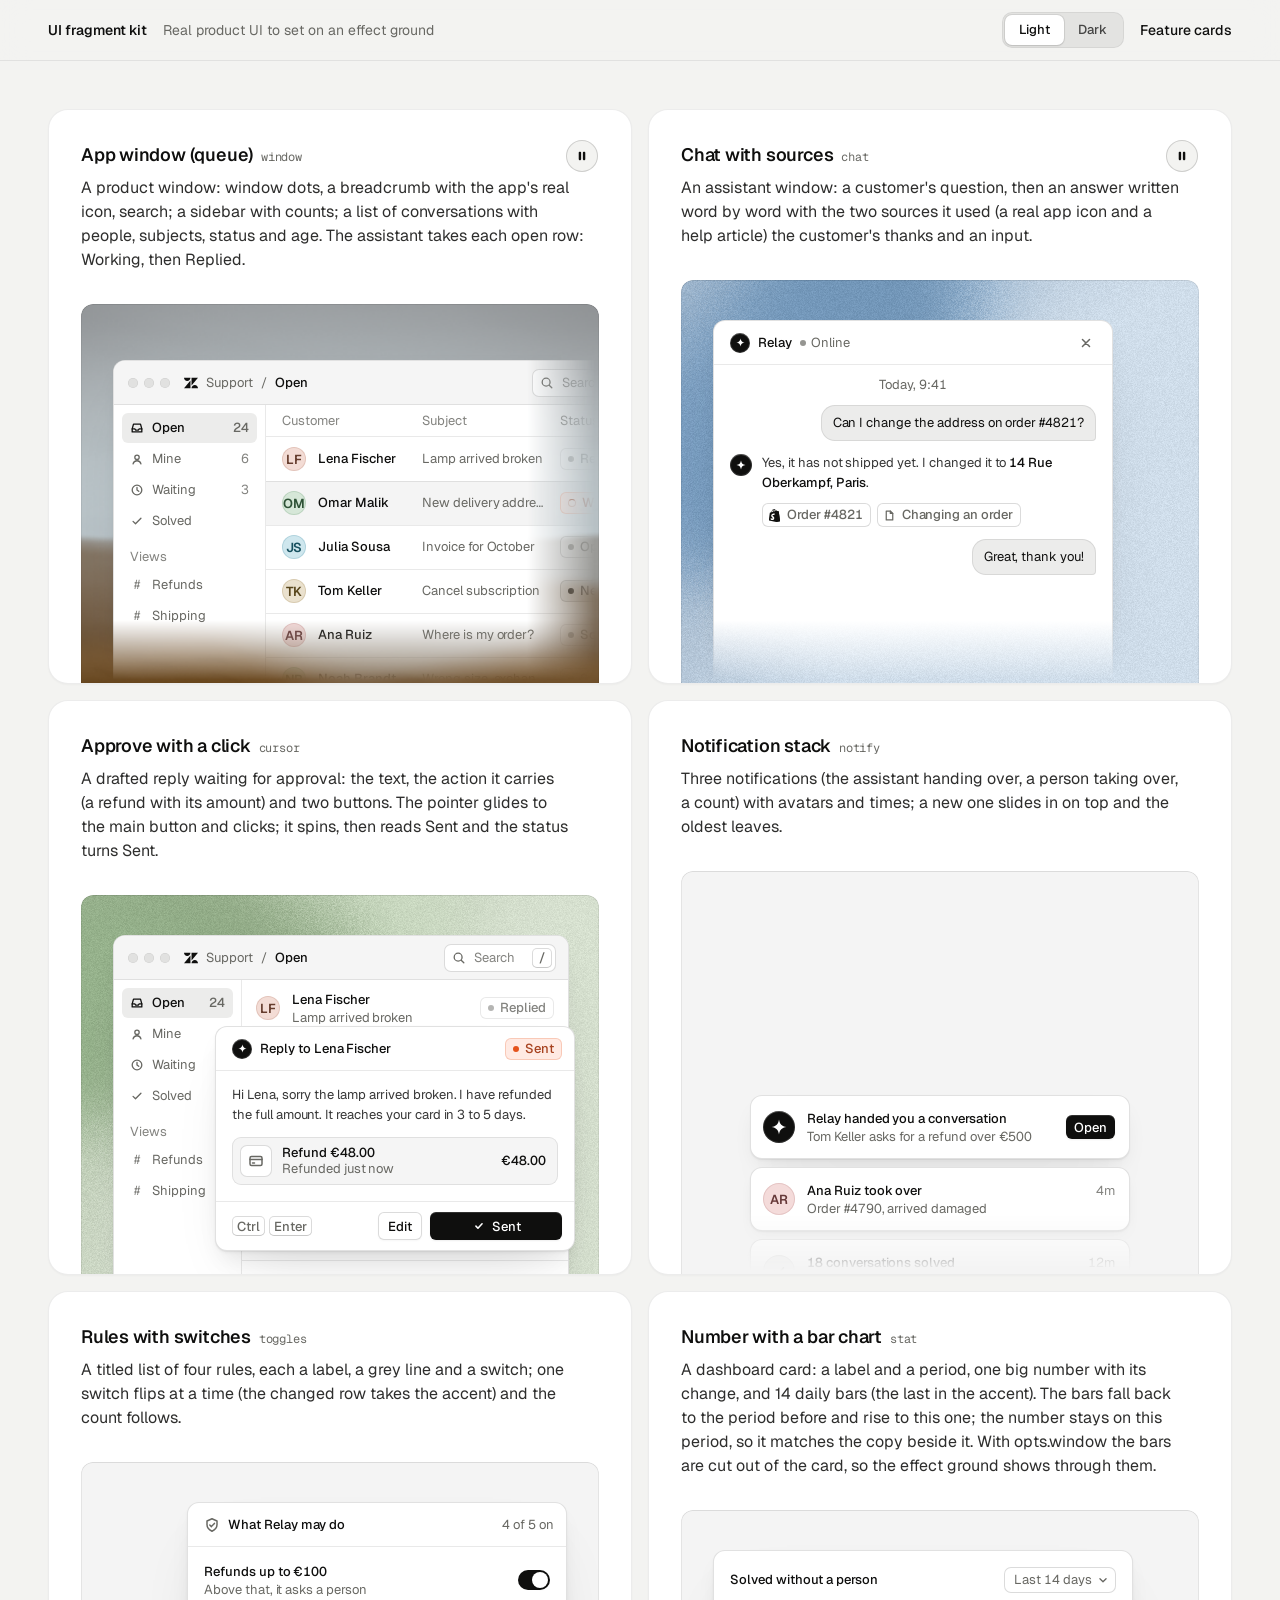
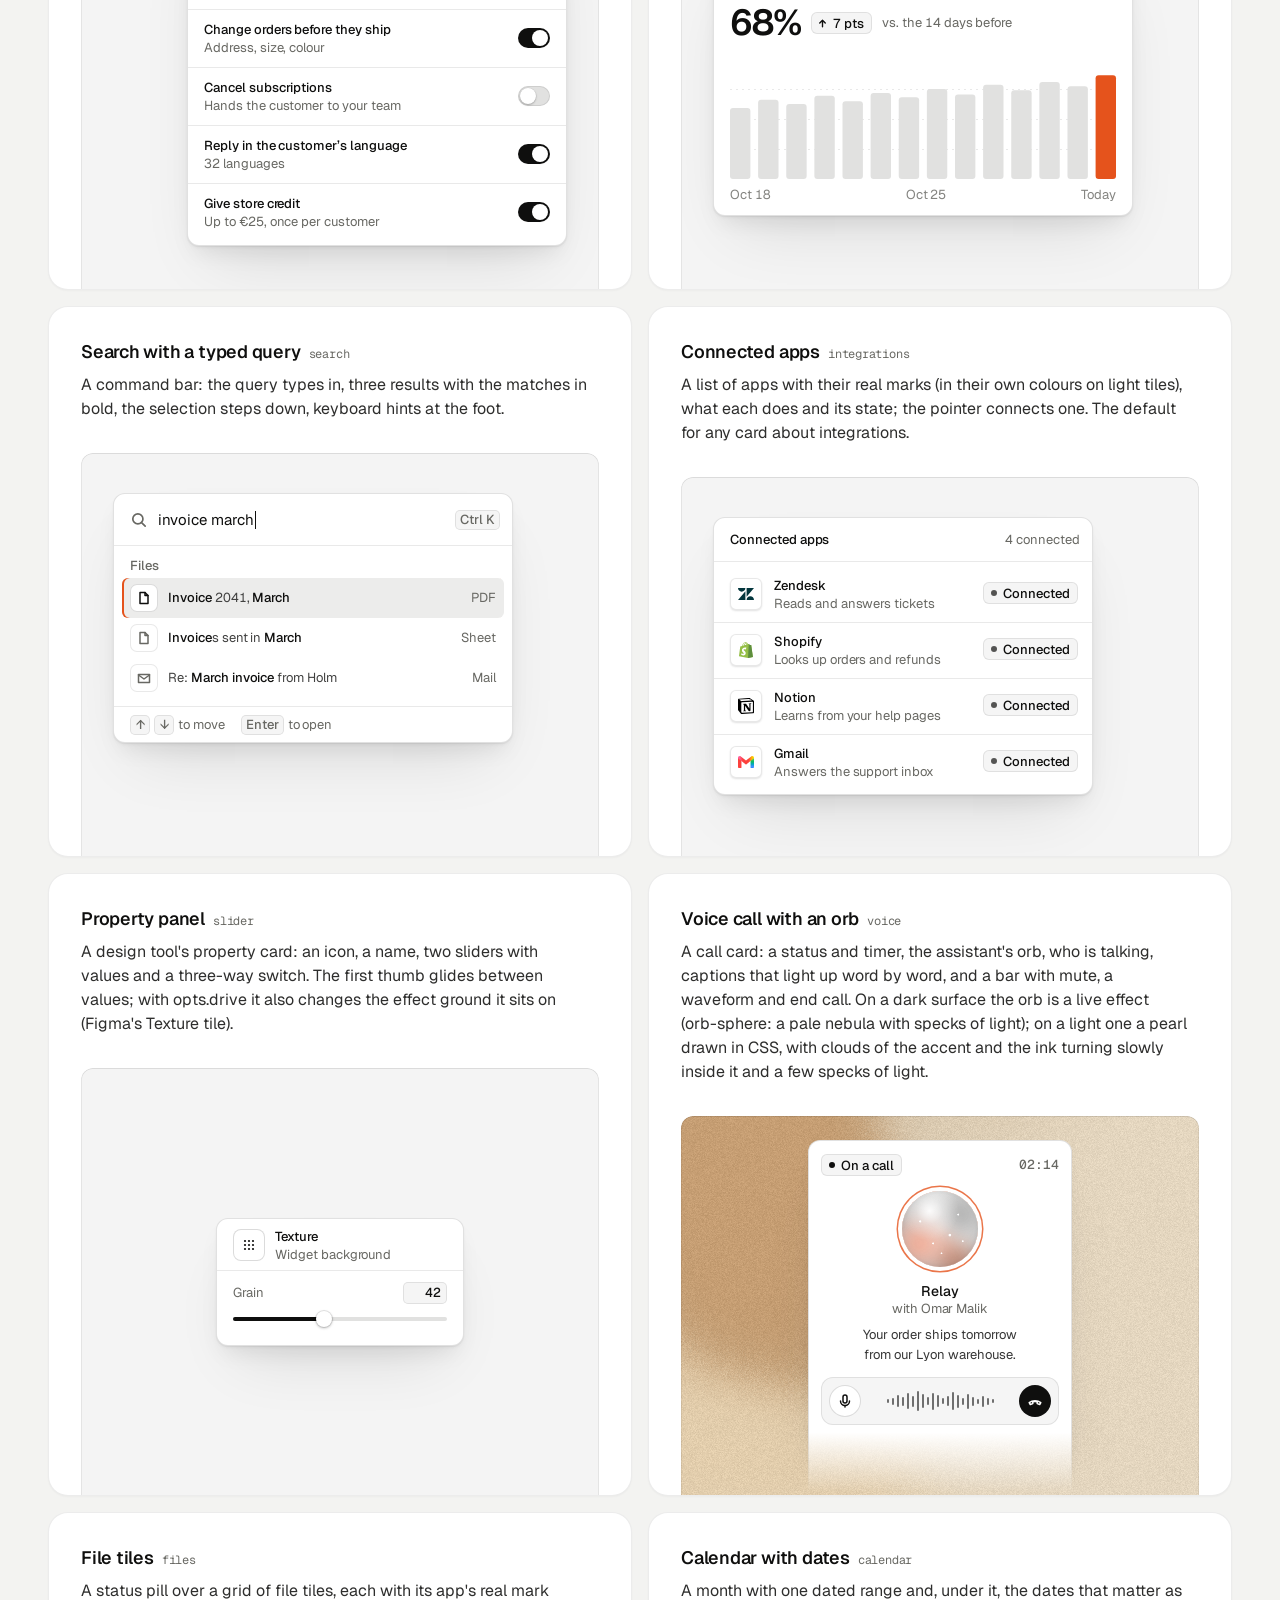
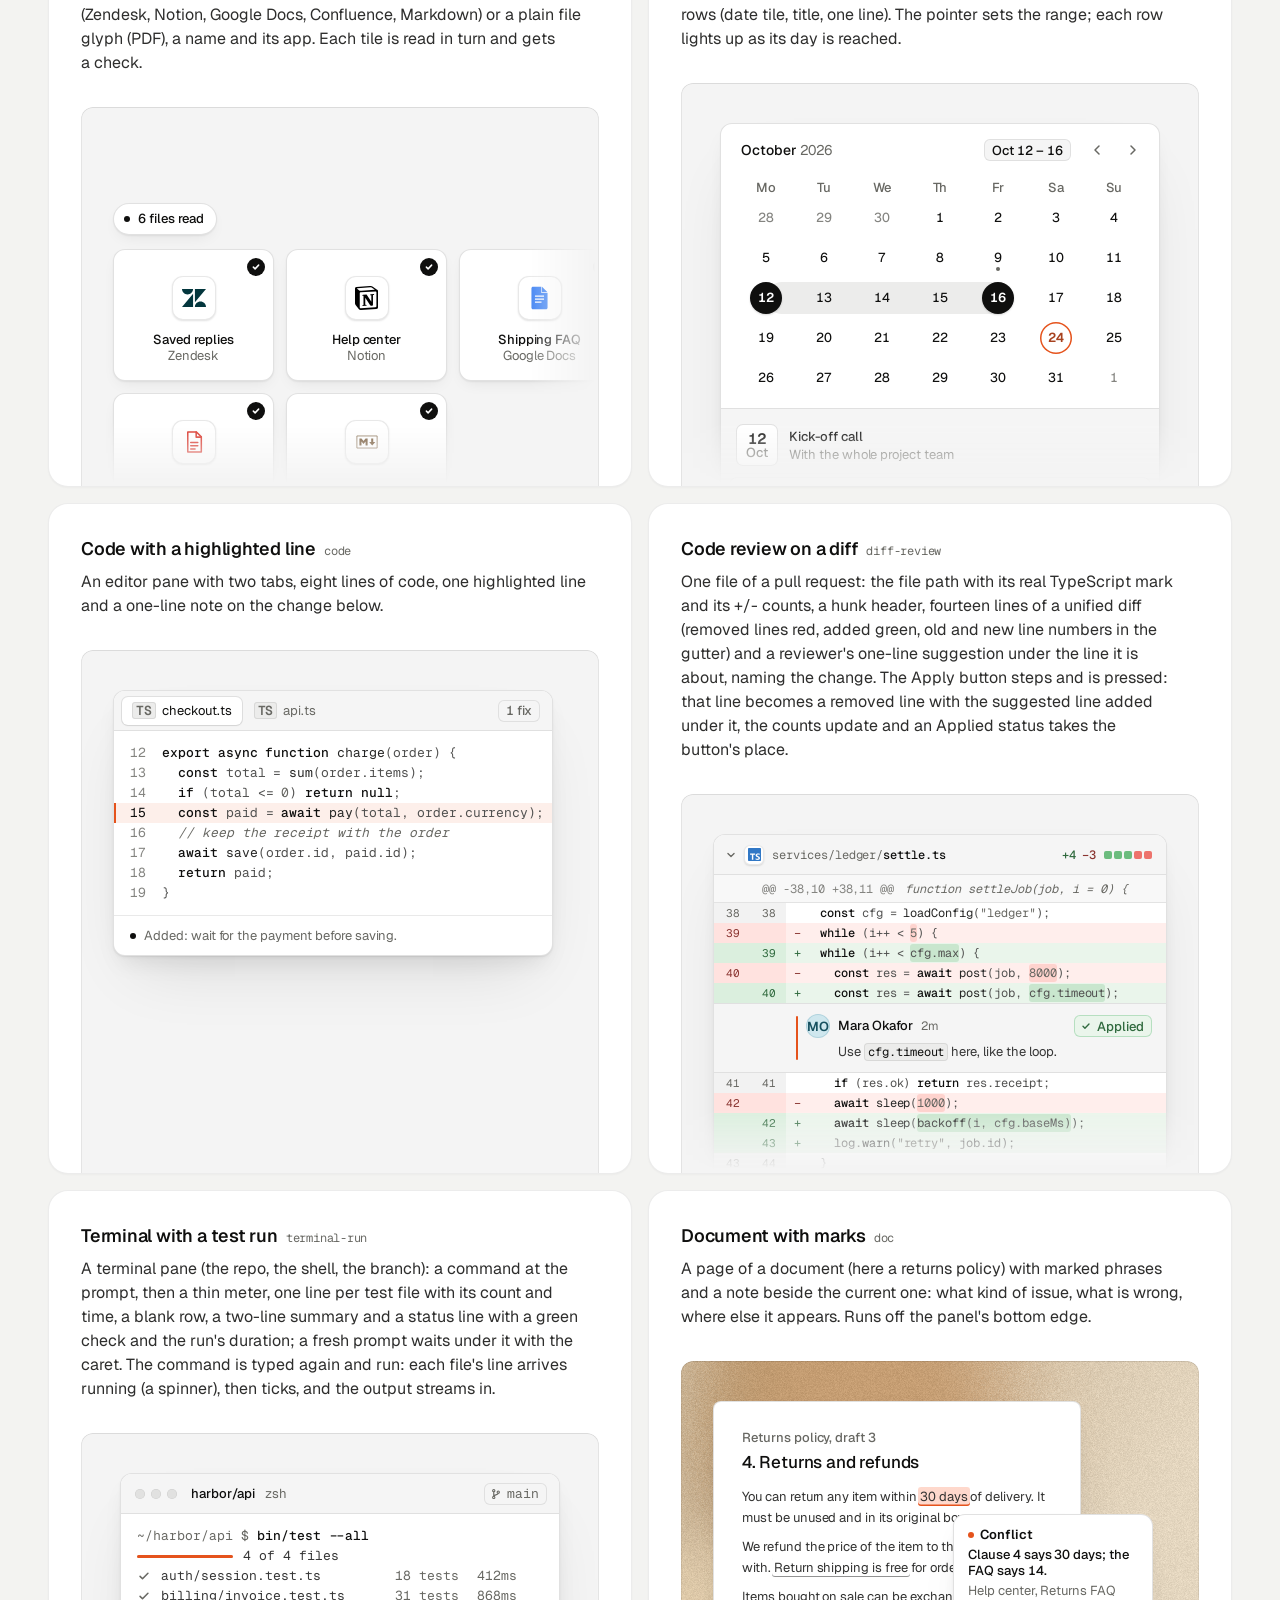
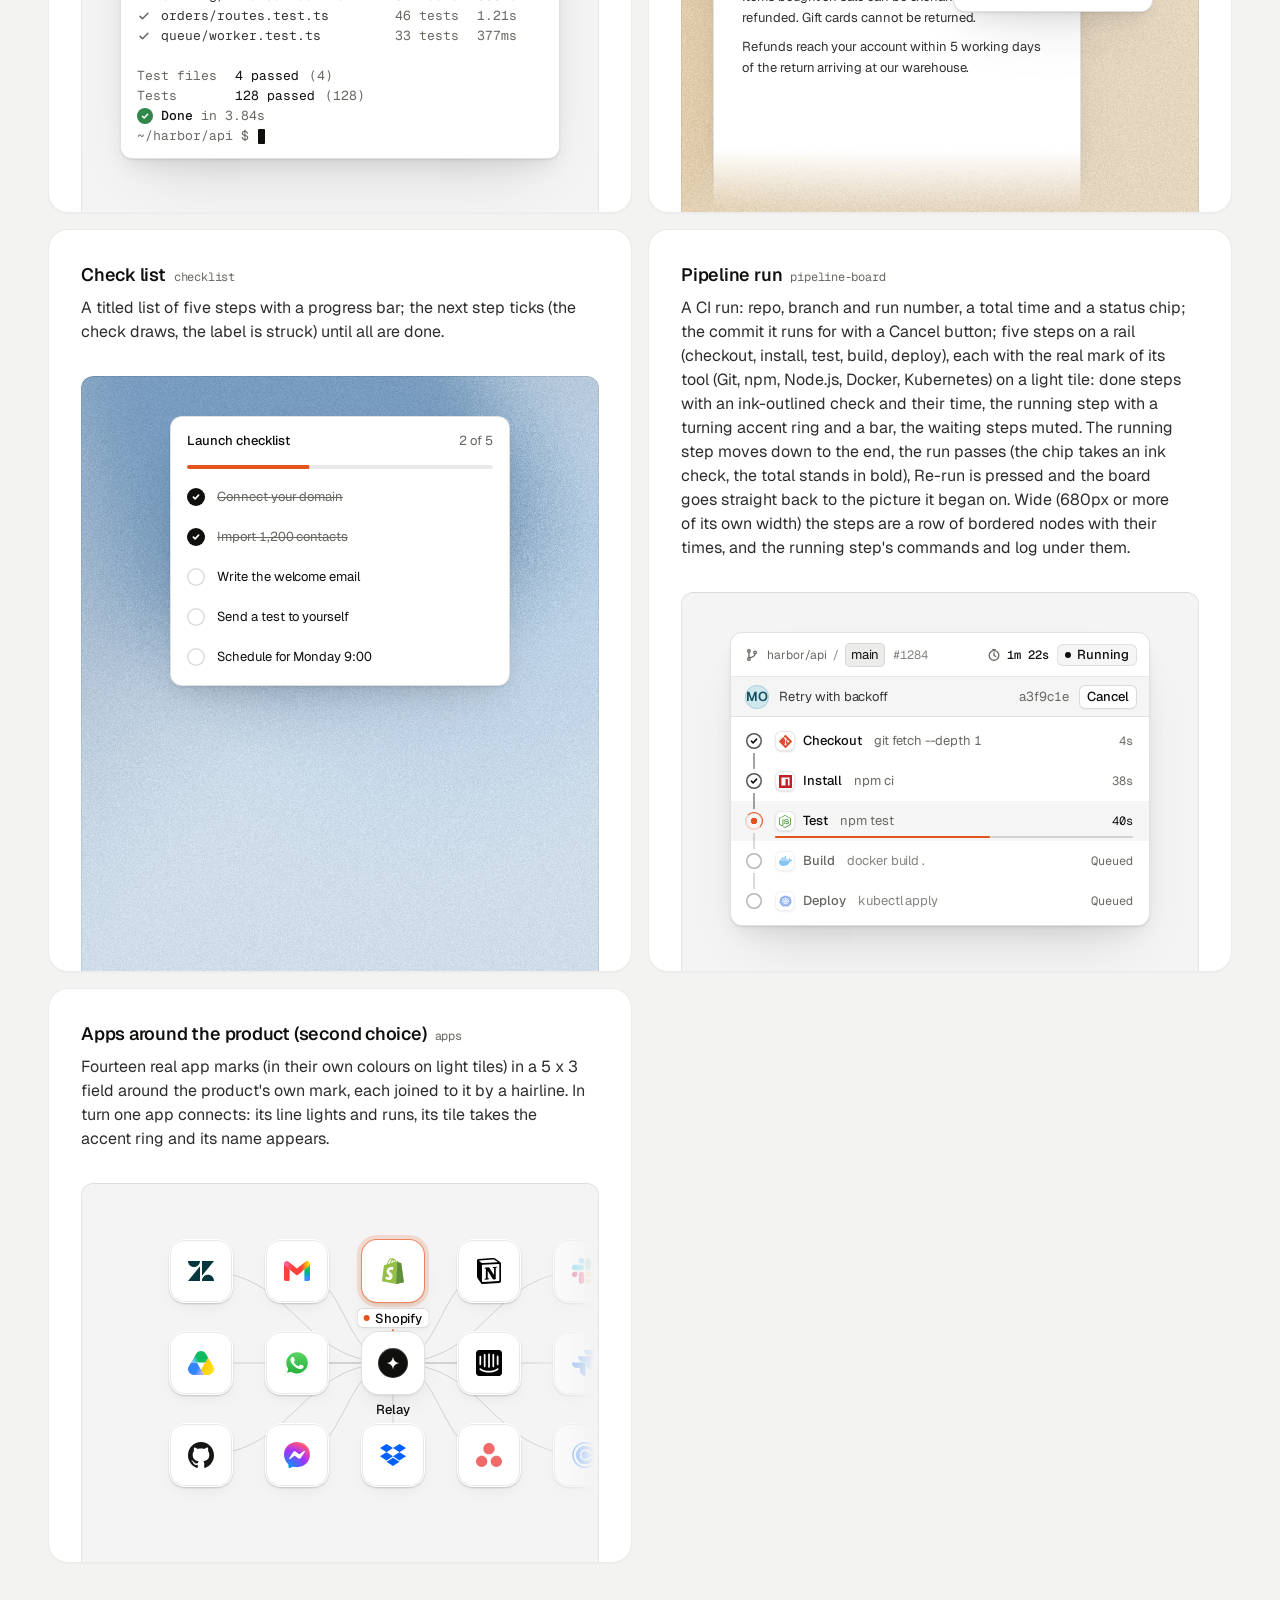
<file: assets/ui/index.html>
<!doctype html>
<html lang="en" data-theme="light">
<head>
<script>window.__tpGlMax = 16;   /* a gallery shows many live effects at once; a page of a site keeps the default 4 (fx.js) */</script>
<meta charset="utf-8">
<meta name="viewport" content="width=device-width, initial-scale=1">
<title>UI fragment kit</title>
<meta name="description" content="Nineteen pieces of real product UI from the taste-skill kit, each on an effect ground in a feature card.">
<link rel="preconnect" href="https://fonts.googleapis.com">
<link rel="preconnect" href="https://fonts.gstatic.com" crossorigin>
<link href="https://fonts.googleapis.com/css2?family=Geist:wght@300..700&family=Geist+Mono:wght@400;500&display=swap" rel="stylesheet">
<link rel="stylesheet" href="base.css">
<link rel="stylesheet" href="cards.css">
<style>
  :root { --font-text: "Geist", system-ui, sans-serif; --font-display: "Geist", system-ui, sans-serif; --font-mono: "Geist Mono", ui-monospace, monospace; }
  [data-theme="light"] { --bg: #f3f3f1; --card: #ffffff; --ink: #0f0f0e; --muted: #686863; --accent: #e5531c; --accent-ink: #ffffff; --g-bg: #e9e8e4; --g-surface: #f6f5f2; --frag: #ffffff; --warm: #c9a679; }
  [data-theme="dark"] { --bg: #070708; --card: #151517; --ink: #f2f2ef; --muted: #8f9094; --accent: #ff7a3c; --accent-ink: #120c08; --g-bg: #0e0e10; --g-surface: #1b1c1f; --frag: #1c1d20; --warm: #9c9689; }
  * { box-sizing: border-box; }
  html, body { margin: 0; }
  body { font-family: var(--font-text); background: var(--bg); color: var(--ink); -webkit-font-smoothing: antialiased; }
  .panel { --fx-bg: var(--g-bg); --fx-surface: var(--g-surface); --fx-ink: var(--ink); --fx-muted: var(--muted); --fx-accent: var(--hue, var(--warm)); --fx-accent-ink: var(--accent-ink); --calm: var(--g-bg); --p-h: 380px; }
  .top { position: sticky; top: 0; z-index: 20; background: color-mix(in oklab, var(--bg) 86%, transparent); backdrop-filter: blur(14px); -webkit-backdrop-filter: blur(14px); border-bottom: 1px solid color-mix(in oklab, var(--ink) 8%, transparent); }
  .top__in { max-width: 1232px; margin: 0 auto; padding: 0 24px; height: 60px; display: flex; align-items: center; gap: 16px; font-size: 14px; line-height: 20px; }
  .top__in strong { font-weight: 560; }
  .top__in > span { color: var(--muted); }
  .sp { flex: 1; }
  .seg { display: inline-flex; padding: 3px; border-radius: 10px; background: color-mix(in oklab, var(--ink) 6%, var(--bg)); box-shadow: inset 0 0 0 1px color-mix(in oklab, var(--ink) 6%, transparent); }
  .seg button { font: inherit; font-size: 13px; font-weight: 500; border: 0; background: none; color: color-mix(in oklab, var(--ink) 72%, var(--bg)); height: 30px; padding: 0 14px; border-radius: 7px; cursor: pointer; }
  .seg button[aria-pressed="true"] { background: var(--card); color: var(--ink); box-shadow: 0 0 0 1px color-mix(in oklab, var(--ink) 8%, transparent), 0 1px 2px rgb(0 0 0 / .1); }
  .top__in a { color: var(--ink); text-decoration: none; font-weight: 500; }
  main { max-width: 1232px; margin: 0 auto; padding: 48px 24px 96px; }
  .grid { display: grid; grid-template-columns: repeat(2, minmax(0, 1fr)); gap: 16px; }
  .card > h3 code { font: 400 12px/16px var(--font-mono); color: var(--muted); margin-left: 8px; }
  @media (max-width: 860px) { .grid { grid-template-columns: minmax(0, 1fr); } }
  @media (max-width: 600px) { main { padding: 24px 16px 64px; } .top__in { padding: 0 16px; } .top__in > span { display: none; } .panel { --p-h: 340px; } }
</style>
</head>
<body>
<header class="top">
  <div class="top__in">
    <strong>UI fragment kit</strong><span>Real product UI to set on an effect ground</span>
    <span class="sp"></span>
    <div class="seg" role="group" aria-label="Theme"><button type="button" data-mode="light" aria-pressed="true">Light</button><button type="button" data-mode="dark" aria-pressed="false">Dark</button></div>
    <a href="cards.html">Feature cards</a>
  </div>
</header>
<main><div class="grid" id="grid"></div></main>

<script type="module">
  import fx from '../effects/fx.js';
  import ui from './ui.js';
  const index = await fetch('index.json').then(r => r.json());
  // where each one sits, as its meta.json says: anchored at a corner or rising from the bottom and cut by
  // the panel's edge, or whole with 24px or more of ground round it; a fade only where an edge cuts it.
  // Only the compact slider sits in the calm middle (Figma's Texture tile); the cursor dialog is shown
  // where it belongs, over the lower-right edge of a window. [class, fade, style, opts]
  const PLACE = {
    window: ['at-corner', 'stage--fade-br', '--ay:56px'],
    chat: ['at-rise to-edge', 'stage--fade-b'],
    cursor: ['at-over', '', '--bx:24px;--by:24px'],
    notify: ['at-rise fit', 'stage--fade-b', '--ay:calc(100% - 180px);--ay-sm:calc(100% - 180px);--fit-max:380px'],
    toggles: ['at-right', ''],
    stat: ['at-corner', ''],
    search: ['at-corner', ''],
    integrations: ['at-corner', ''],
    slider: ['at-center', '', '', '{"compact":true,"drive":{"param":"grain","min":0.15,"max":0.95}}'],
    voice: ['at-rise to-edge fit', 'stage--fade-b', '--ax:max(24px, 50% - 132px);--ay:24px;--fit-max:264px'],
    files: ['at-corner wide', 'stage--fade-br', '--w:680px;--ay:96px'],
    calendar: ['at-rise fit', 'stage--fade-b', '--fit-max:440px'],
    code: ['at-corner', ''],
    'diff-review': ['at-corner fit', 'stage--fade-b', '--fit-max:480px'],
    'terminal-run': ['at-rise fit', '', '--fit-max:440px'],
    'pipeline-board': ['at-rise fit', '', '--fit-max:420px'],
    doc: ['at-corner to-edge', 'stage--fade-b'],
    checklist: ['at-rise fit', '', '--fit-max:340px'],
    apps: ['at-corner wide', 'stage--fade-br', '--w:560px;--ay:48px'],
  };
  // grounds behind UI are soft lit fields (never a line or dot pattern), on both themes: the bright
  // picture behind dark UI on the dark page, a clear step darker than white UI on the light page
  // the painting stays abstract (a mist over warm sand, level, fully soft) and shows once on the page
  const PAINT = ['painterly-landscape', { blur: 1, brush: 0.35, slope: 0, hillY: 0.3, horizon: 0.62, calm: 0.2, calmX: 0.6, calmY: 0.8, drift: 0, side: 1 }, '{"bg":"#a3b0b6","accent":"#c49a6c"}'];
  const GRAIN = ['grain-gradient', { speed: 0, grainMotion: 0, calm: 0.2, calmX: 0.5, calmY: 0.6, tint: 0.6, contrast: 0.6 }, '{"bg":"#d9ccb7","surface":"#e9e0d2","ink":"#2a2622","muted":"#6f675c","accent":"#a8794a"}'];
  const SKY = [GRAIN[0], GRAIN[1], '{"bg":"#c6d3df","surface":"#d6e0e9","ink":"#25303a","muted":"#5d6873","accent":"#3f6a92"}'];
  const SAGE = [GRAIN[0], GRAIN[1], '{"bg":"#cdd6c6","surface":"#dce3d6","ink":"#262d24","muted":"#5f6a5a","accent":"#6c8e63"}'];
  const GROUND = (m, i) => (m.name === 'slider' ? GRAIN : i === 0 ? PAINT : [GRAIN, SKY, SAGE][i % 3]);
  const q = new URLSearchParams(location.search);
  const grid = document.getElementById('grid');
  grid.innerHTML = index.fragments.map((m, i) => {
    const [at, fade, extra = '', opts = ''] = PLACE[m.name] || ['at-corner', 'stage--fade-br'];
    const [id, params, pal] = GROUND(m, i);
    const w = at === 'at-center' ? '' : ` style="--ax:32px;--ay:40px;${extra}"`;
    const o = opts ? ` data-ui-opts='${opts}'` : '';
    // the cursor is a dialog over a window's edge: the window under it holds still
    const under = m.name === 'cursor' ? `<div class="at-corner" style="--ax:32px;--ay:40px" data-ui-load="window" data-ui-opts='{"compact":true}' data-ui-still></div>` : '';
    return `<article class="card card--row"><h3>${m.title}<code>${m.name}</code></h3><p>${m.shows}</p>
      <div class="panel" data-fx="${id}" data-fx-seed="${(i + 1) * 17}" data-fx-params='${JSON.stringify(params)}' data-fx-palette='${pal}' style="--calm-k:0%">
        <div class="stage ${fade}">${under}<div class="${at}"${w}${o} data-ui-load="${m.name}"></div></div></div></article>`;
  }).join('');
  function setMode(mode) {
    document.documentElement.dataset.theme = mode;
    document.querySelectorAll('.seg button').forEach(b => b.setAttribute('aria-pressed', String(b.dataset.mode === mode)));
  }
  setMode(q.get('mode') === 'dark' ? 'dark' : 'light');
  if (q.has('t')) fx.setClock(+q.get('t'));
  // each ground is drawn once near the screen and kept as a picture (its WebGL context freed), so nineteen
  // panels need one or two contexts, not nineteen
  await Promise.all([ui.loadAll(grid), ui.grounds(grid, fx)]);
  document.documentElement.dataset.ready = '1';
  document.querySelectorAll('.seg button').forEach(b => b.addEventListener('click', async () => {
    setMode(b.dataset.mode);
    for (const el of grid.querySelectorAll('[data-ui]')) el.__ui?.repaint?.();
    await ui.grounds(grid, fx);
  }));
</script>
</body>
</html>
</file>
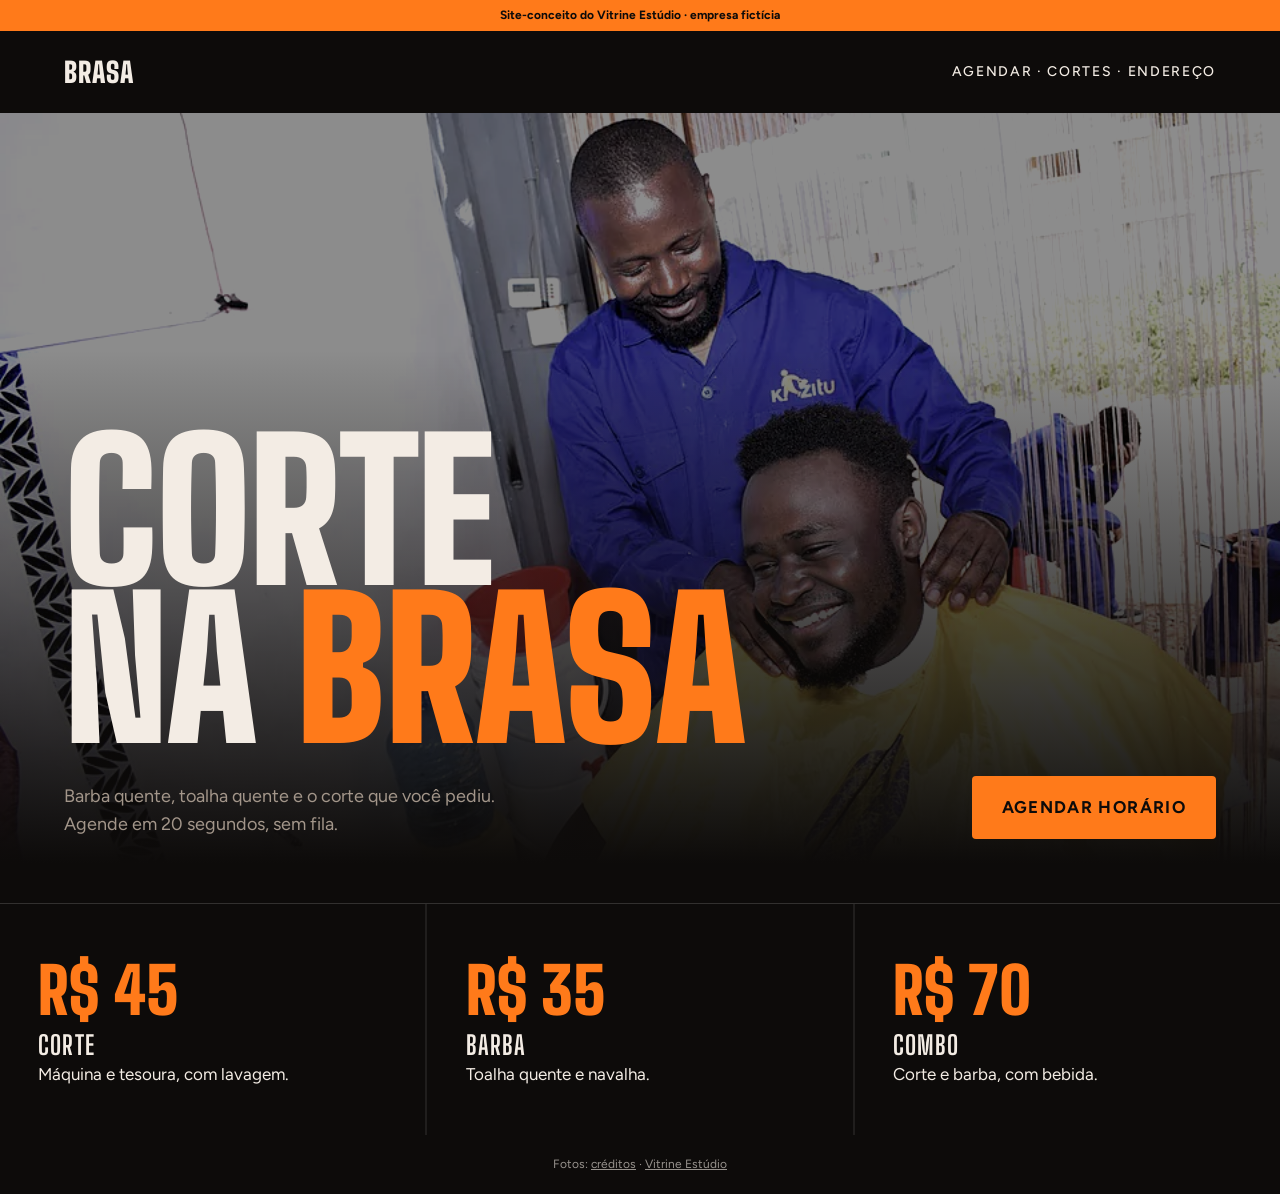
<file: conceitos/barbearia/index.html>
<!doctype html>
<html lang="pt-BR">
<head>
<meta charset="utf-8">
<meta name="viewport" content="width=device-width,initial-scale=1">
<title>Barbearia Brasa · site-conceito do Vitrine Estúdio</title>
<meta name="robots" content="noindex">
<link rel="preconnect" href="https://fonts.googleapis.com"><link rel="preconnect" href="https://fonts.gstatic.com" crossorigin>
<link href="https://fonts.googleapis.com/css2?family=Big+Shoulders+Display:wght@700;900&family=Figtree:wght@400;500;700&display=swap" rel="stylesheet">
<style>
:root{--bg:#0d0b0a;--ink:#f3ece4;--muted:#a3968a;--accent:#ff7a1a}
*{box-sizing:border-box;margin:0}
body{background:var(--bg);color:var(--ink);font:400 17px/1.55 Figtree,system-ui,sans-serif}
.tag{background:var(--accent);color:#0d0b0a;font-size:12px;font-weight:700;text-align:center;padding:6px 16px}
nav{position:relative;z-index:2;display:flex;justify-content:space-between;align-items:center;padding:24px clamp(16px,5vw,72px);font-weight:500;font-size:14px;letter-spacing:.12em;text-transform:uppercase}
.logo{font:900 28px 'Big Shoulders Display';letter-spacing:.04em}
.hero{position:relative;min-height:calc(100vh - 110px);display:grid;align-items:end;padding:0 clamp(16px,5vw,72px) 64px;overflow:hidden}
.hero img{position:absolute;inset:0;width:100%;height:100%;object-fit:cover;filter:grayscale(.35) contrast(1.1) brightness(.55)}
.hero:after{content:"";position:absolute;inset:0;background:linear-gradient(transparent 30%,#0d0b0a 95%)}
.hero>div{position:relative;z-index:1}
.big{font:900 clamp(80px,15vw,230px)/.82 'Big Shoulders Display';text-transform:uppercase;letter-spacing:-.01em}
.big span{color:var(--accent)}
.row{display:flex;justify-content:space-between;align-items:end;gap:24px;margin-top:28px;flex-wrap:wrap}
.row p{max-width:38ch;color:var(--muted);font-size:18px}
.cta{background:var(--accent);color:#0d0b0a;font-weight:700;text-transform:uppercase;letter-spacing:.08em;padding:18px 30px;border-radius:4px;text-decoration:none}
.prices{display:grid;grid-template-columns:repeat(3,1fr);gap:2px;background:#ffffff14;border-top:1px solid #ffffff14}
.prices div{background:var(--bg);padding:48px clamp(16px,3vw,40px)}
.prices b{display:block;font:900 64px 'Big Shoulders Display';color:var(--accent)}
.prices h3{font:700 26px 'Big Shoulders Display';text-transform:uppercase;letter-spacing:.04em}
@media(max-width:800px){.prices{grid-template-columns:1fr}}
</style>
</head>
<body>
<div class="tag">Site-conceito do Vitrine Estúdio · empresa fictícia</div>
<nav><span class="logo">BRASA</span><span>Agendar · Cortes · Endereço</span></nav>
<section class="hero">
  <img src="../../assets/img/photo-f188536778-960.webp" alt="Barbeiro sorrindo enquanto prepara o cliente para o corte">
  <div>
    <div class="big">Corte<br>na <span>brasa</span></div>
    <div class="row"><p>Barba quente, toalha quente e o corte que você pediu. Agende em 20 segundos, sem fila.</p><a class="cta" href="#">Agendar horário</a></div>
  </div>
</section>
<section class="prices">
  <div><b>R$ 45</b><h3>Corte</h3><p>Máquina e tesoura, com lavagem.</p></div>
  <div><b>R$ 35</b><h3>Barba</h3><p>Toalha quente e navalha.</p></div>
  <div><b>R$ 70</b><h3>Combo</h3><p>Corte e barba, com bebida.</p></div>
</section>
<p style="padding:20px;font-size:12px;opacity:.6;text-align:center">Fotos: <a href="../../credits.html" style="color:inherit">créditos</a> · <a href="../../" style="color:inherit">Vitrine Estúdio</a></p>
</body>
</html>
</file>
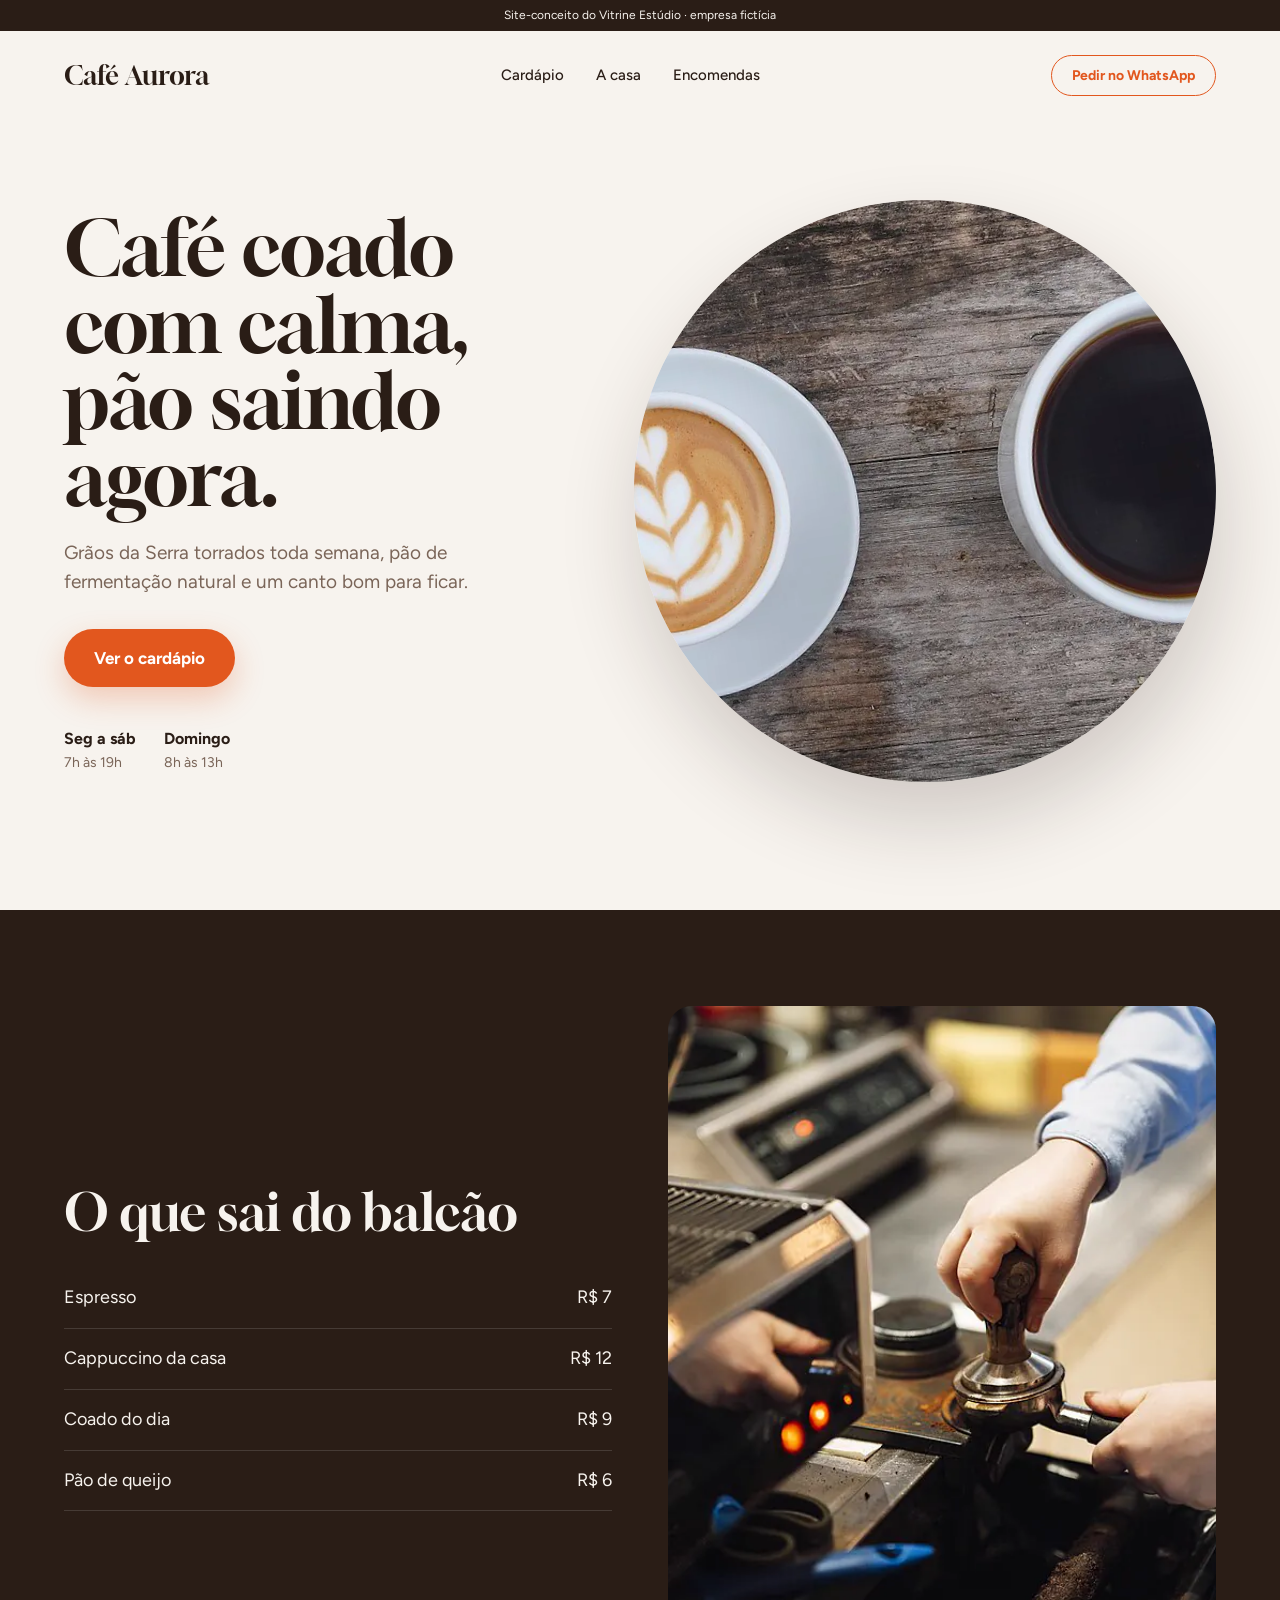
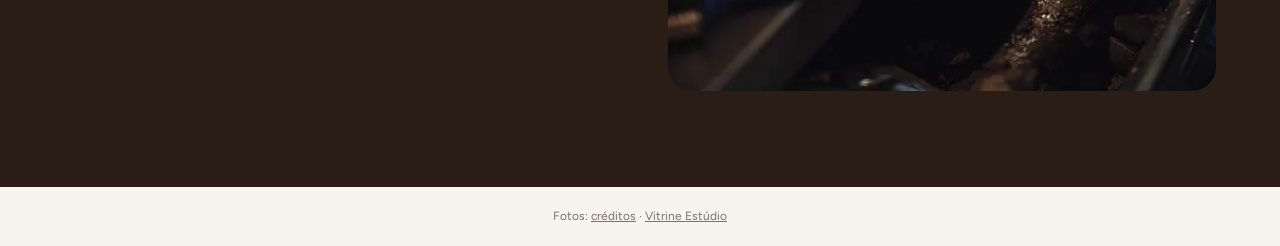
<file: conceitos/cafe/index.html>
<!doctype html>
<html lang="pt-BR">
<head>
<meta charset="utf-8">
<meta name="viewport" content="width=device-width,initial-scale=1">
<title>Café Aurora · site-conceito do Vitrine Estúdio</title>
<meta name="robots" content="noindex">
<link rel="preconnect" href="https://fonts.googleapis.com"><link rel="preconnect" href="https://fonts.gstatic.com" crossorigin>
<link href="https://fonts.googleapis.com/css2?family=Gloock&family=Figtree:wght@400;500;700&display=swap" rel="stylesheet">
<style>
:root{--bg:#f7f3ee;--ink:#2a1d16;--muted:#7a6558;--accent:#e2571e}
*{box-sizing:border-box;margin:0}
body{background:var(--bg);color:var(--ink);font:400 17px/1.55 Figtree,system-ui,sans-serif}
.tag{background:var(--ink);color:#f7f3ee;font-size:12px;text-align:center;padding:6px 16px}
nav{display:flex;justify-content:space-between;align-items:center;padding:24px clamp(16px,5vw,72px)}
.logo{font:400 26px Gloock,serif}
nav ul{display:flex;gap:32px;list-style:none;padding:0;font-weight:500;font-size:15px}
.pill{border:1.5px solid var(--accent);color:var(--accent);border-radius:99px;padding:9px 20px;font-weight:700;font-size:14px;text-decoration:none}
.hero{display:grid;grid-template-columns:1fr 1.1fr;align-items:center;gap:40px;padding:24px clamp(16px,5vw,72px) 72px;min-height:calc(100vh - 110px)}
h1{font:400 clamp(44px,6vw,84px)/1 Gloock,serif;letter-spacing:-.01em}
.hero p{margin-top:22px;max-width:34ch;color:var(--muted);font-size:19px}
.cta{display:inline-block;margin-top:32px;background:var(--accent);color:#fff;border-radius:99px;padding:16px 30px;font-weight:700;text-decoration:none;box-shadow:0 12px 30px #e2571e44}
.plate{position:relative;aspect-ratio:1;border-radius:50%;overflow:hidden;box-shadow:0 40px 80px #2a1d1630;transform:rotate(-8deg)}
.plate img{width:100%;height:100%;object-fit:cover}
.hours{display:flex;gap:28px;margin-top:40px;font-size:14px;color:var(--muted)}.hours b{display:block;color:var(--ink);font-size:16px}
.menu{background:var(--ink);color:#f7f3ee;padding:96px clamp(16px,5vw,72px);display:grid;grid-template-columns:1fr 1fr;gap:56px;align-items:center}
.menu h2{font:400 clamp(36px,4vw,56px)/1.05 Gloock,serif}
.menu li{display:flex;justify-content:space-between;border-bottom:1px solid #ffffff22;padding:16px 0;font-size:18px;list-style:none}
.menu ul{padding:0;margin-top:28px}
.menu img{width:100%;border-radius:24px;aspect-ratio:4/5;object-fit:cover}
@media(max-width:800px){nav ul{display:none}.hero,.menu{grid-template-columns:1fr}.hero{min-height:auto}.plate{width:78%;margin:0 auto;order:-1}}
</style>
</head>
<body>
<div class="tag">Site-conceito do Vitrine Estúdio · empresa fictícia</div>
<nav><span class="logo">Café Aurora</span><ul><li>Cardápio</li><li>A casa</li><li>Encomendas</li></ul><a class="pill" href="#">Pedir no WhatsApp</a></nav>
<section class="hero">
  <div>
    <h1>Café coado<br>com calma,<br>pão saindo agora.</h1>
    <p>Grãos da Serra torrados toda semana, pão de fermentação natural e um canto bom para ficar.</p>
    <a class="cta" href="#">Ver o cardápio</a>
    <div class="hours"><span><b>Seg a sáb</b>7h às 19h</span><span><b>Domingo</b>8h às 13h</span></div>
  </div>
  <div class="plate"><img src="../../assets/img/photo-f122469412-960.webp" alt="Um cappuccino com desenho de folha e um café preto vistos de cima"></div>
</section>
<section class="menu">
  <div><h2>O que sai do balcão</h2><ul><li>Espresso<span>R$ 7</span></li><li>Cappuccino da casa<span>R$ 12</span></li><li>Coado do dia<span>R$ 9</span></li><li>Pão de queijo<span>R$ 6</span></li></ul></div>
  <img src="../../assets/img/photo-f187311853-960.webp" alt="Barista prensando o café na máquina de espresso">
</section>
<p style="padding:20px;font-size:12px;opacity:.6;text-align:center">Fotos: <a href="../../credits.html" style="color:inherit">créditos</a> · <a href="../../" style="color:inherit">Vitrine Estúdio</a></p>
</body>
</html>
</file>
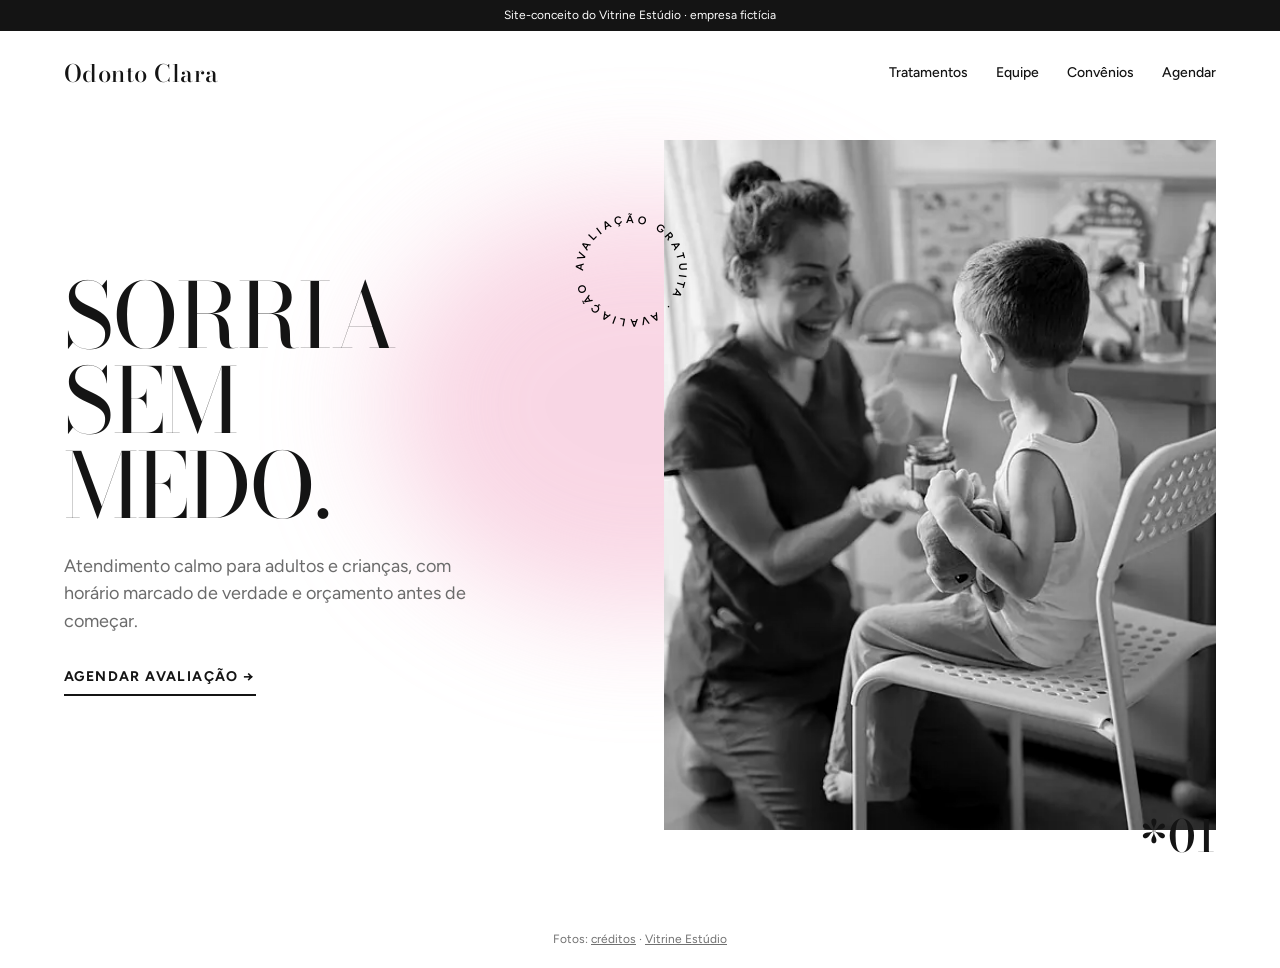
<file: conceitos/clinica/index.html>
<!doctype html>
<html lang="pt-BR">
<head>
<meta charset="utf-8">
<meta name="viewport" content="width=device-width,initial-scale=1">
<title>Odonto Clara · site-conceito do Vitrine Estúdio</title>
<meta name="robots" content="noindex">
<link rel="preconnect" href="https://fonts.googleapis.com"><link rel="preconnect" href="https://fonts.gstatic.com" crossorigin>
<link href="https://fonts.googleapis.com/css2?family=Bodoni+Moda:opsz,wght@6..96,400;6..96,500&family=Figtree:wght@400;500;700&display=swap" rel="stylesheet">
<style>
:root{--bg:#ffffff;--ink:#141414;--muted:#6b6b6b;--accent:#f4b6cf}
*{box-sizing:border-box;margin:0}
body{background:var(--bg);color:var(--ink);font:400 16px/1.55 Figtree,system-ui,sans-serif;overflow-x:hidden}
.tag{background:var(--ink);color:#fff;font-size:12px;text-align:center;padding:6px 16px}
nav{display:flex;justify-content:space-between;align-items:center;padding:24px clamp(16px,5vw,72px);font-size:14px;font-weight:500}
.logo{font:500 24px 'Bodoni Moda',serif;letter-spacing:.02em}
nav ul{display:flex;gap:28px;list-style:none;padding:0}
.hero{position:relative;display:grid;grid-template-columns:1fr 1fr;gap:48px;align-items:center;padding:24px clamp(16px,5vw,72px) 80px;min-height:calc(100vh - 110px)}
.blob{position:absolute;width:520px;height:420px;background:var(--accent);filter:blur(60px);opacity:.55;border-radius:50%;left:30%;top:10%;z-index:0}
.hero>*{position:relative;z-index:1}.hero>.blob{position:absolute;z-index:0}.hero>.badge,.hero>.count{position:absolute}
h1{font:400 clamp(52px,7vw,104px)/.95 'Bodoni Moda',serif;text-transform:uppercase;letter-spacing:-.01em}
.hero p{margin-top:24px;max-width:34ch;color:var(--muted);font-size:18px}
.cta{display:inline-flex;gap:12px;align-items:center;margin-top:30px;border-bottom:2px solid var(--ink);padding-bottom:6px;font-weight:700;text-decoration:none;color:var(--ink);text-transform:uppercase;letter-spacing:.1em;font-size:14px}
.photo{aspect-ratio:4/5;overflow:hidden;filter:grayscale(1) contrast(1.05)}
.photo img{width:100%;height:100%;object-fit:cover}
.count{position:absolute;right:clamp(16px,5vw,72px);bottom:40px;font:500 44px 'Bodoni Moda',serif}
.badge{position:absolute;right:46%;top:12%;width:120px;height:120px;animation:spin 14s linear infinite}
@keyframes spin{to{transform:rotate(360deg)}}
.badge text{font:600 11px Figtree;letter-spacing:.3em;text-transform:uppercase}
@media(max-width:800px){nav ul{display:none}.hero{grid-template-columns:1fr;min-height:auto}.badge{display:none}}
</style>
</head>
<body>
<div class="tag">Site-conceito do Vitrine Estúdio · empresa fictícia</div>
<nav><span class="logo">Odonto Clara</span><ul><li>Tratamentos</li><li>Equipe</li><li>Convênios</li><li>Agendar</li></ul></nav>
<section class="hero">
  <div class="blob"></div>
  <div>
    <h1>Sorria<br>sem<br>medo.</h1>
    <p>Atendimento calmo para adultos e crianças, com horário marcado de verdade e orçamento antes de começar.</p>
    <a class="cta" href="#">Agendar avaliação →</a>
  </div>
  <div class="photo"><img src="../../assets/img/photo-f197684384-960.webp" alt="Dentista sorrindo enquanto atende uma criança na cadeira"></div>
  <svg class="badge" viewBox="0 0 120 120" aria-hidden="true"><defs><path id="c" d="M60,60 m-48,0 a48,48 0 1,1 96,0 a48,48 0 1,1 -96,0"/></defs><text><textPath href="#c">Avaliação gratuita · Avaliação gratuita ·</textPath></text></svg>
  <span class="count">*01</span>
</section>
<p style="padding:20px;font-size:12px;opacity:.6;text-align:center">Fotos: <a href="../../credits.html" style="color:inherit">créditos</a> · <a href="../../" style="color:inherit">Vitrine Estúdio</a></p>
</body>
</html>
</file>
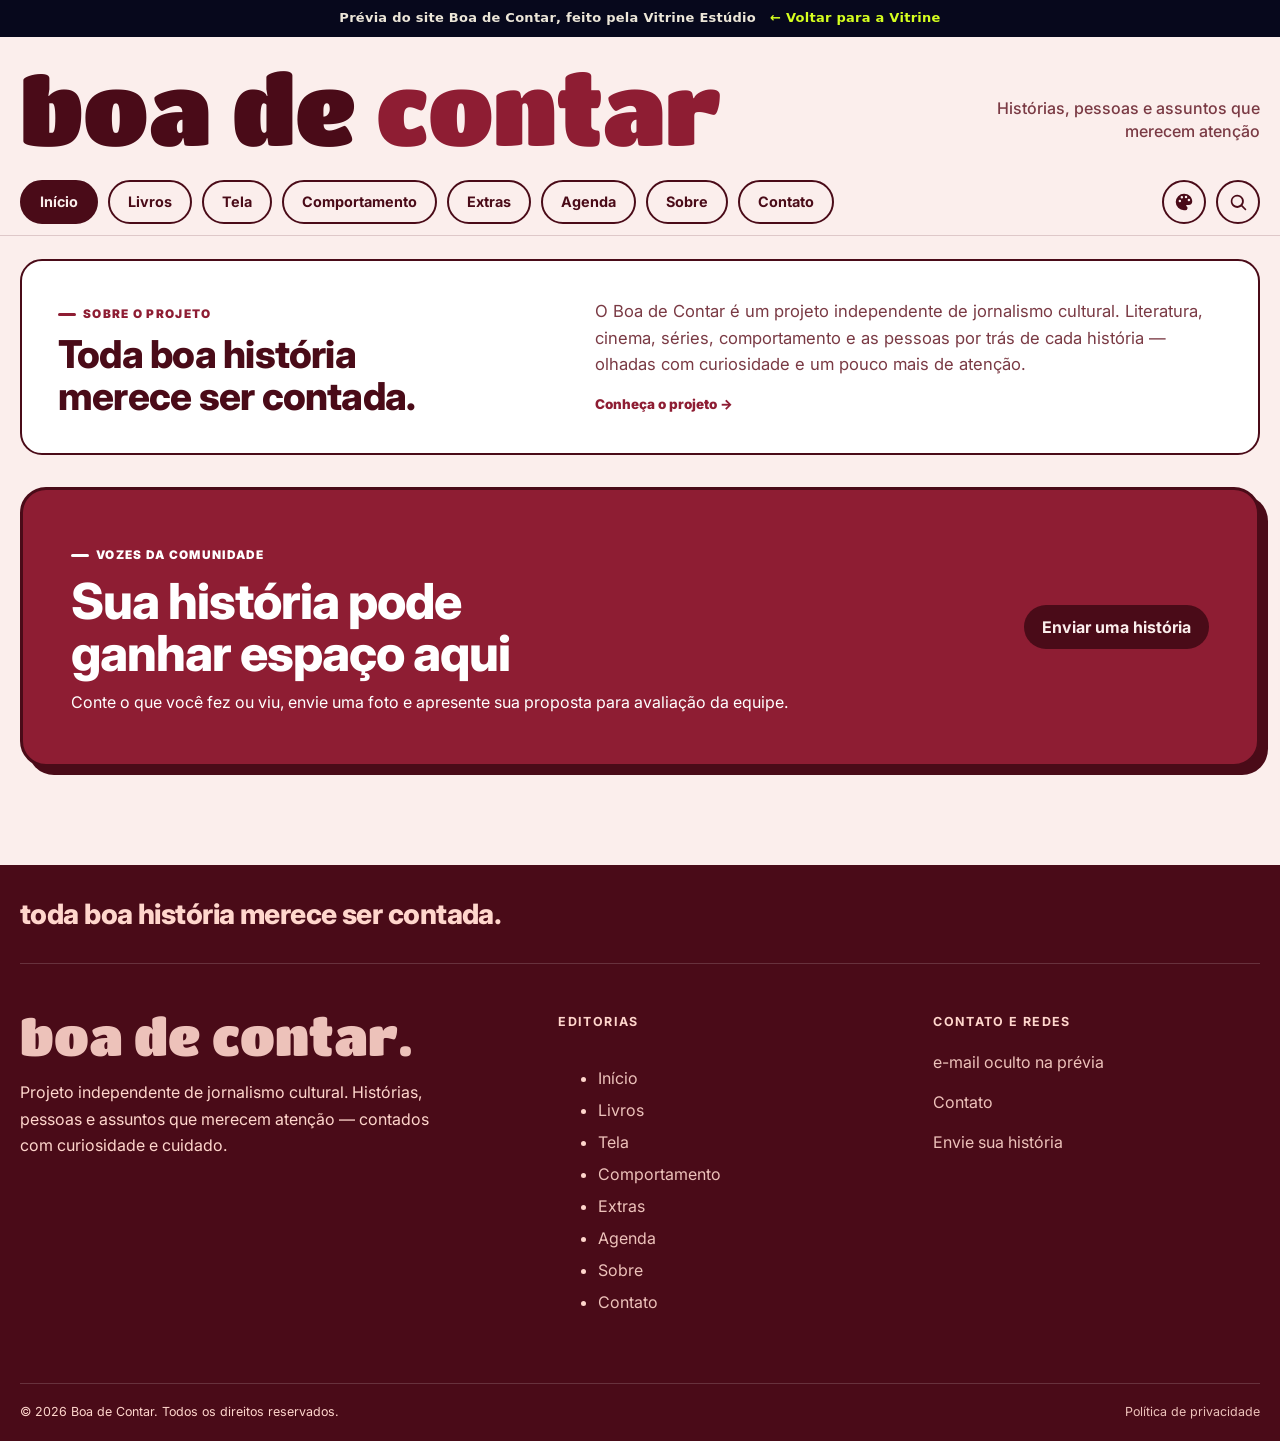
<file: exemplos/boa-de-contar/index.html>
<!doctype html>
<html lang="pt-BR">
<head>
<meta name="robots" content="noindex">
	<meta charset="UTF-8">
	<meta name="viewport" content="width=device-width, initial-scale=1">
	<script>
		(function () {
			try {
				var theme = localStorage.getItem('pb-theme') || 'bordo';
				var allowed = ['bordo', 'marinho', 'vermelho', 'escuro'];
				if (allowed.indexOf(theme) === -1) theme = 'bordo';
				document.documentElement.setAttribute('data-pb-theme', theme);
				var oldAccent = localStorage.getItem('pb-custom-color');
				var custom = {
					accent: localStorage.getItem('pb-custom-accent') || oldAccent || '#8b5cf6',
					background: localStorage.getItem('pb-custom-background') || '#0b0812',
					surface: localStorage.getItem('pb-custom-surface') || '#171123',
					border: localStorage.getItem('pb-custom-border') || '#6d28d9',
					text: localStorage.getItem('pb-custom-text') || '#f8f7fb'
				};
				var properties = { accent: '--pb-user-color', background: '--pb-custom-bg', surface: '--pb-custom-surface', border: '--pb-custom-border', text: '--pb-custom-text' };
				Object.keys(custom).forEach(function (key) {
					if (/^#[0-9a-f]{6}$/i.test(custom[key])) document.documentElement.style.setProperty(properties[key], custom[key]);
				});
				if (theme === 'custom') {
					var color = custom.accent;
					var red = parseInt(color.slice(1, 3), 16);
					var green = parseInt(color.slice(3, 5), 16);
					var blue = parseInt(color.slice(5, 7), 16);
					var contrast = ((red * 299 + green * 587 + blue * 114) / 1000) > 150 ? '#111318' : '#ffffff';
					document.documentElement.style.setProperty('--pb-on-accent', contrast);
					var backgroundLight = ((parseInt(custom.background.slice(1, 3), 16) * 299 + parseInt(custom.background.slice(3, 5), 16) * 587 + parseInt(custom.background.slice(5, 7), 16) * 114) / 1000) > 150;
					document.documentElement.style.colorScheme = backgroundLight ? 'light' : 'dark';
				}
			} catch (error) {
				document.documentElement.setAttribute('data-pb-theme', 'bordo');
			}
		}());
		/* Entradas suaves: só liga se o visitante não pediu menos movimento. Sem o script principal, tudo aparece normalmente. */
		(function () {
			var root = document.documentElement;
			try {
				if (!('IntersectionObserver' in window) || !window.matchMedia || window.matchMedia('(prefers-reduced-motion: reduce)').matches) return;
				root.classList.add('pb-motion');
				window.addEventListener('load', function () {
					if (!window.pbRevealReady) root.classList.remove('pb-motion');
				});
			} catch (error) {
				root.classList.remove('pb-motion');
			}
		}());
	</script>
	<title>Boa de Contar &#8211; Histórias, pessoas e assuntos que merecem atenção</title>
<meta name='robots' content='max-image-preview:large' />
<link rel='dns-prefetch' href='//fonts.googleapis.com' />
<meta name="description" content="Projeto independente de jornalismo cultural. Histórias, pessoas e assuntos que merecem atenção — contados com curiosidade e cuidado.">
<meta property="og:locale" content="pt_BR">
<meta property="og:site_name" content="Boa de Contar">
<meta property="og:type" content="website">
<meta property="og:title" content="Boa de Contar &#8211; Histórias, pessoas e assuntos que merecem atenção">
<meta property="og:description" content="Projeto independente de jornalismo cultural. Histórias, pessoas e assuntos que merecem atenção — contados com curiosidade e cuidado.">
<meta property="og:url" content="./">
<meta name="twitter:card" content="summary">
<link rel="icon" href="data:image/svg+xml,%3Csvg%20xmlns%3D%22http%3A%2F%2Fwww.w3.org%2F2000%2Fsvg%22%20viewBox%3D%220%200%2064%2064%22%3E%3Crect%20width%3D%2264%22%20height%3D%2264%22%20rx%3D%2214%22%20fill%3D%22%238e1d33%22%2F%3E%3Ctext%20x%3D%2232%22%20y%3D%2247%22%20font-family%3D%22Arial%20Black%2CArial%2Csans-serif%22%20font-size%3D%2242%22%20font-weight%3D%22900%22%20text-anchor%3D%22middle%22%20fill%3D%22%23ffd6cc%22%3Eb%3C%2Ftext%3E%3C%2Fsvg%3E">
<style id="wp-img-auto-sizes-contain-inline-css">
img:is([sizes=auto i],[sizes^="auto," i]){contain-intrinsic-size:3000px 1500px}
/*# sourceURL=wp-img-auto-sizes-contain-inline-css */
</style>
<style id="wp-emoji-styles-inline-css">

	img.wp-smiley, img.emoji {
		display: inline !important;
		border: none !important;
		box-shadow: none !important;
		height: 1em !important;
		width: 1em !important;
		margin: 0 0.07em !important;
		vertical-align: -0.1em !important;
		background: none !important;
		padding: 0 !important;
	}
/*# sourceURL=wp-emoji-styles-inline-css */
</style>
<style id="wp-block-library-inline-css">
:root{--wp-block-synced-color:#7a00df;--wp-block-synced-color--rgb:122,0,223;--wp-bound-block-color:var(--wp-block-synced-color);--wp-editor-canvas-background:#ddd;--wp-admin-theme-color:#007cba;--wp-admin-theme-color--rgb:0,124,186;--wp-admin-theme-color-darker-10:#006ba1;--wp-admin-theme-color-darker-10--rgb:0,107,160.5;--wp-admin-theme-color-darker-20:#005a87;--wp-admin-theme-color-darker-20--rgb:0,90,135;--wp-admin-border-width-focus:2px}@media (min-resolution:192dpi){:root{--wp-admin-border-width-focus:1.5px}}.wp-element-button{cursor:pointer}:root .has-very-light-gray-background-color{background-color:#eee}:root .has-very-dark-gray-background-color{background-color:#313131}:root .has-very-light-gray-color{color:#eee}:root .has-very-dark-gray-color{color:#313131}:root .has-vivid-green-cyan-to-vivid-cyan-blue-gradient-background{background:linear-gradient(135deg,#00d084,#0693e3)}:root .has-purple-crush-gradient-background{background:linear-gradient(135deg,#34e2e4,#4721fb 50%,#ab1dfe)}:root .has-hazy-dawn-gradient-background{background:linear-gradient(135deg,#faaca8,#dad0ec)}:root .has-subdued-olive-gradient-background{background:linear-gradient(135deg,#fafae1,#67a671)}:root .has-atomic-cream-gradient-background{background:linear-gradient(135deg,#fdd79a,#004a59)}:root .has-nightshade-gradient-background{background:linear-gradient(135deg,#330968,#31cdcf)}:root .has-midnight-gradient-background{background:linear-gradient(135deg,#020381,#2874fc)}:root{--wp--preset--font-size--normal:16px;--wp--preset--font-size--huge:42px}.has-regular-font-size{font-size:1em}.has-larger-font-size{font-size:2.625em}.has-normal-font-size{font-size:var(--wp--preset--font-size--normal)}.has-huge-font-size{font-size:var(--wp--preset--font-size--huge)}:root .has-text-align-center{text-align:center}:root .has-text-align-left{text-align:left}:root .has-text-align-right{text-align:right}.has-fit-text{white-space:nowrap!important}#end-resizable-editor-section{display:none}.aligncenter{clear:both}.items-justified-left{justify-content:flex-start}.items-justified-center{justify-content:center}.items-justified-right{justify-content:flex-end}.items-justified-space-between{justify-content:space-between}.screen-reader-text{word-wrap:normal!important;border:0;clip-path:inset(50%);height:1px;margin:-1px;overflow:hidden;padding:0;position:absolute;width:1px;word-break:normal!important}.screen-reader-text:focus{background-color:#ddd;clip-path:none;color:#444;display:block;font-size:1em;height:auto;left:5px;line-height:normal;padding:15px 23px 14px;text-decoration:none;top:5px;width:auto;z-index:100000}html :where(.has-border-color){border-style:solid}html :where([style^=border-color],[style*=";border-color"],[style*="; border-color"]){border-style:solid}html :where([style^=border-top-color],[style*=";border-top-color"],[style*="; border-top-color"]){border-top-style:solid}html :where([style^=border-right-color],[style*=";border-right-color"],[style*="; border-right-color"]){border-right-style:solid}html :where([style^=border-bottom-color],[style*=";border-bottom-color"],[style*="; border-bottom-color"]){border-bottom-style:solid}html :where([style^=border-left-color],[style*=";border-left-color"],[style*="; border-left-color"]){border-left-style:solid}html :where([style^=border-width],[style*=";border-width"],[style*="; border-width"]){border-style:solid}html :where([style^=border-top-width],[style*=";border-top-width"],[style*="; border-top-width"]){border-top-style:solid}html :where([style^=border-right-width],[style*=";border-right-width"],[style*="; border-right-width"]){border-right-style:solid}html :where([style^=border-bottom-width],[style*=";border-bottom-width"],[style*="; border-bottom-width"]){border-bottom-style:solid}html :where([style^=border-left-width],[style*=";border-left-width"],[style*="; border-left-width"]){border-left-style:solid}html :where(img[class*=wp-image-]){height:auto;max-width:100%}:where(figure){margin:0 0 1em}html :where(.is-position-sticky){--wp-admin--admin-bar--position-offset:var(--wp-admin--admin-bar--height,0px)}@media screen and (max-width:600px){html :where(.is-position-sticky){--wp-admin--admin-bar--position-offset:0px}}

/*# sourceURL=/wp-includes/css/dist/block-library/common.min.css */
</style>
<style id="classic-theme-styles-inline-css">
/*! This file is auto-generated */
.wp-block-button__link{color:#fff;background-color:#32373c;border-radius:9999px;box-shadow:none;text-decoration:none;padding:calc(.667em + 2px) calc(1.333em + 2px);font-size:1.125em}.wp-block-file__button{background:#32373c;color:#fff;text-decoration:none}
/*# sourceURL=/wp-includes/css/classic-themes.min.css */
</style>

<style id="global-styles-inline-css">
:root{--wp--preset--aspect-ratio--square: 1;--wp--preset--aspect-ratio--4-3: 4/3;--wp--preset--aspect-ratio--3-4: 3/4;--wp--preset--aspect-ratio--3-2: 3/2;--wp--preset--aspect-ratio--2-3: 2/3;--wp--preset--aspect-ratio--16-9: 16/9;--wp--preset--aspect-ratio--9-16: 9/16;--wp--preset--color--black: #000000;--wp--preset--color--cyan-bluish-gray: #abb8c3;--wp--preset--color--white: #ffffff;--wp--preset--color--pale-pink: #f78da7;--wp--preset--color--vivid-red: #cf2e2e;--wp--preset--color--luminous-vivid-orange: #ff6900;--wp--preset--color--luminous-vivid-amber: #fcb900;--wp--preset--color--light-green-cyan: #7bdcb5;--wp--preset--color--vivid-green-cyan: #00d084;--wp--preset--color--pale-cyan-blue: #8ed1fc;--wp--preset--color--vivid-cyan-blue: #0693e3;--wp--preset--color--vivid-purple: #9b51e0;--wp--preset--gradient--vivid-cyan-blue-to-vivid-purple: linear-gradient(135deg,rgb(6,147,227) 0%,rgb(155,81,224) 100%);--wp--preset--gradient--light-green-cyan-to-vivid-green-cyan: linear-gradient(135deg,rgb(122,220,180) 0%,rgb(0,208,130) 100%);--wp--preset--gradient--luminous-vivid-amber-to-luminous-vivid-orange: linear-gradient(135deg,rgb(252,185,0) 0%,rgb(255,105,0) 100%);--wp--preset--gradient--luminous-vivid-orange-to-vivid-red: linear-gradient(135deg,rgb(255,105,0) 0%,rgb(207,46,46) 100%);--wp--preset--gradient--very-light-gray-to-cyan-bluish-gray: linear-gradient(135deg,rgb(238,238,238) 0%,rgb(169,184,195) 100%);--wp--preset--gradient--cool-to-warm-spectrum: linear-gradient(135deg,rgb(74,234,220) 0%,rgb(151,120,209) 20%,rgb(207,42,186) 40%,rgb(238,44,130) 60%,rgb(251,105,98) 80%,rgb(254,248,76) 100%);--wp--preset--gradient--blush-light-purple: linear-gradient(135deg,rgb(255,206,236) 0%,rgb(152,150,240) 100%);--wp--preset--gradient--blush-bordeaux: linear-gradient(135deg,rgb(254,205,165) 0%,rgb(254,45,45) 50%,rgb(107,0,62) 100%);--wp--preset--gradient--luminous-dusk: linear-gradient(135deg,rgb(255,203,112) 0%,rgb(199,81,192) 50%,rgb(65,88,208) 100%);--wp--preset--gradient--pale-ocean: linear-gradient(135deg,rgb(255,245,203) 0%,rgb(182,227,212) 50%,rgb(51,167,181) 100%);--wp--preset--gradient--electric-grass: linear-gradient(135deg,rgb(202,248,128) 0%,rgb(113,206,126) 100%);--wp--preset--gradient--midnight: linear-gradient(135deg,rgb(2,3,129) 0%,rgb(40,116,252) 100%);--wp--preset--font-size--small: 13px;--wp--preset--font-size--medium: 20px;--wp--preset--font-size--large: 36px;--wp--preset--font-size--x-large: 42px;--wp--preset--spacing--20: 0.44rem;--wp--preset--spacing--30: 0.67rem;--wp--preset--spacing--40: 1rem;--wp--preset--spacing--50: 1.5rem;--wp--preset--spacing--60: 2.25rem;--wp--preset--spacing--70: 3.38rem;--wp--preset--spacing--80: 5.06rem;--wp--preset--shadow--natural: 6px 6px 9px rgba(0, 0, 0, 0.2);--wp--preset--shadow--deep: 12px 12px 50px rgba(0, 0, 0, 0.4);--wp--preset--shadow--sharp: 6px 6px 0px rgba(0, 0, 0, 0.2);--wp--preset--shadow--outlined: 6px 6px 0px -3px rgb(255, 255, 255), 6px 6px rgb(0, 0, 0);--wp--preset--shadow--crisp: 6px 6px 0px rgb(0, 0, 0);}.wp-block-button{--wp--preset--dimension--25: 25%;--wp--preset--dimension--50: 50%;--wp--preset--dimension--75: 75%;--wp--preset--dimension--100: 100%;}:where(body) { margin: 0; }:where(.is-layout-flex){gap: 0.5em;}:where(.is-layout-grid){gap: 0.5em;}body .is-layout-flex{display: flex;}.is-layout-flex{flex-wrap: wrap;align-items: center;}.is-layout-flex > :is(*, div){margin: 0;}body .is-layout-grid{display: grid;}.is-layout-grid > :is(*, div){margin: 0;}body{padding-top: 0px;padding-right: 0px;padding-bottom: 0px;padding-left: 0px;}:root :where(.wp-element-button, .wp-block-button__link){background-color: #32373c;border-width: 0;color: #fff;font-family: inherit;font-size: inherit;font-style: inherit;font-weight: inherit;letter-spacing: inherit;line-height: inherit;padding-top: calc(0.667em + 2px);padding-right: calc(1.333em + 2px);padding-bottom: calc(0.667em + 2px);padding-left: calc(1.333em + 2px);text-decoration: none;text-transform: inherit;}.has-black-color{color: var(--wp--preset--color--black) !important;}.has-cyan-bluish-gray-color{color: var(--wp--preset--color--cyan-bluish-gray) !important;}.has-white-color{color: var(--wp--preset--color--white) !important;}.has-pale-pink-color{color: var(--wp--preset--color--pale-pink) !important;}.has-vivid-red-color{color: var(--wp--preset--color--vivid-red) !important;}.has-luminous-vivid-orange-color{color: var(--wp--preset--color--luminous-vivid-orange) !important;}.has-luminous-vivid-amber-color{color: var(--wp--preset--color--luminous-vivid-amber) !important;}.has-light-green-cyan-color{color: var(--wp--preset--color--light-green-cyan) !important;}.has-vivid-green-cyan-color{color: var(--wp--preset--color--vivid-green-cyan) !important;}.has-pale-cyan-blue-color{color: var(--wp--preset--color--pale-cyan-blue) !important;}.has-vivid-cyan-blue-color{color: var(--wp--preset--color--vivid-cyan-blue) !important;}.has-vivid-purple-color{color: var(--wp--preset--color--vivid-purple) !important;}.has-black-background-color{background-color: var(--wp--preset--color--black) !important;}.has-cyan-bluish-gray-background-color{background-color: var(--wp--preset--color--cyan-bluish-gray) !important;}.has-white-background-color{background-color: var(--wp--preset--color--white) !important;}.has-pale-pink-background-color{background-color: var(--wp--preset--color--pale-pink) !important;}.has-vivid-red-background-color{background-color: var(--wp--preset--color--vivid-red) !important;}.has-luminous-vivid-orange-background-color{background-color: var(--wp--preset--color--luminous-vivid-orange) !important;}.has-luminous-vivid-amber-background-color{background-color: var(--wp--preset--color--luminous-vivid-amber) !important;}.has-light-green-cyan-background-color{background-color: var(--wp--preset--color--light-green-cyan) !important;}.has-vivid-green-cyan-background-color{background-color: var(--wp--preset--color--vivid-green-cyan) !important;}.has-pale-cyan-blue-background-color{background-color: var(--wp--preset--color--pale-cyan-blue) !important;}.has-vivid-cyan-blue-background-color{background-color: var(--wp--preset--color--vivid-cyan-blue) !important;}.has-vivid-purple-background-color{background-color: var(--wp--preset--color--vivid-purple) !important;}.has-black-border-color{border-color: var(--wp--preset--color--black) !important;}.has-cyan-bluish-gray-border-color{border-color: var(--wp--preset--color--cyan-bluish-gray) !important;}.has-white-border-color{border-color: var(--wp--preset--color--white) !important;}.has-pale-pink-border-color{border-color: var(--wp--preset--color--pale-pink) !important;}.has-vivid-red-border-color{border-color: var(--wp--preset--color--vivid-red) !important;}.has-luminous-vivid-orange-border-color{border-color: var(--wp--preset--color--luminous-vivid-orange) !important;}.has-luminous-vivid-amber-border-color{border-color: var(--wp--preset--color--luminous-vivid-amber) !important;}.has-light-green-cyan-border-color{border-color: var(--wp--preset--color--light-green-cyan) !important;}.has-vivid-green-cyan-border-color{border-color: var(--wp--preset--color--vivid-green-cyan) !important;}.has-pale-cyan-blue-border-color{border-color: var(--wp--preset--color--pale-cyan-blue) !important;}.has-vivid-cyan-blue-border-color{border-color: var(--wp--preset--color--vivid-cyan-blue) !important;}.has-vivid-purple-border-color{border-color: var(--wp--preset--color--vivid-purple) !important;}.has-vivid-cyan-blue-to-vivid-purple-gradient-background{background: var(--wp--preset--gradient--vivid-cyan-blue-to-vivid-purple) !important;}.has-light-green-cyan-to-vivid-green-cyan-gradient-background{background: var(--wp--preset--gradient--light-green-cyan-to-vivid-green-cyan) !important;}.has-luminous-vivid-amber-to-luminous-vivid-orange-gradient-background{background: var(--wp--preset--gradient--luminous-vivid-amber-to-luminous-vivid-orange) !important;}.has-luminous-vivid-orange-to-vivid-red-gradient-background{background: var(--wp--preset--gradient--luminous-vivid-orange-to-vivid-red) !important;}.has-very-light-gray-to-cyan-bluish-gray-gradient-background{background: var(--wp--preset--gradient--very-light-gray-to-cyan-bluish-gray) !important;}.has-cool-to-warm-spectrum-gradient-background{background: var(--wp--preset--gradient--cool-to-warm-spectrum) !important;}.has-blush-light-purple-gradient-background{background: var(--wp--preset--gradient--blush-light-purple) !important;}.has-blush-bordeaux-gradient-background{background: var(--wp--preset--gradient--blush-bordeaux) !important;}.has-luminous-dusk-gradient-background{background: var(--wp--preset--gradient--luminous-dusk) !important;}.has-pale-ocean-gradient-background{background: var(--wp--preset--gradient--pale-ocean) !important;}.has-electric-grass-gradient-background{background: var(--wp--preset--gradient--electric-grass) !important;}.has-midnight-gradient-background{background: var(--wp--preset--gradient--midnight) !important;}.has-small-font-size{font-size: var(--wp--preset--font-size--small) !important;}.has-medium-font-size{font-size: var(--wp--preset--font-size--medium) !important;}.has-large-font-size{font-size: var(--wp--preset--font-size--large) !important;}.has-x-large-font-size{font-size: var(--wp--preset--font-size--x-large) !important;}
/*# sourceURL=global-styles-inline-css */
</style>

<link rel='stylesheet' id='pulso-brasil-fonts-css' href='https://fonts.googleapis.com/css2?family=Titan+One&#038;family=Inter:wght@400;500;600;700;800&#038;display=swap' media='all' />
<link rel='stylesheet' id='pulso-brasil-style-css' href='wp-content/themes/pulso-brasil/style.css' media='all' />
<meta name="generator" content="WordPress 7.1.5" />
<style>.pb-contact-card .pb-button--ghost{color:#fff!important}@media (max-width:900px){.pb-nav{box-shadow:none!important}}</style>
</head>
<body class="home blog wp-embed-responsive wp-theme-pulso-brasil"><div style="position:sticky;top:0;z-index:9999;display:flex;justify-content:center;gap:14px;flex-wrap:wrap;padding:10px 16px;background:#07081c;color:#ece6d8;font:600 13px/1.3 system-ui,sans-serif;letter-spacing:.02em"><span>Prévia do site <b>Boa de Contar</b>, feito pela Vitrine Estúdio</span><a href="../../" style="color:#d6ff1f">← Voltar para a Vitrine</a></div>
<a class="screen-reader-text" href="#conteudo">Pular para o conteúdo</a>




<header class="pb-container pb-sticker-head">
			<a class="pb-sticker-brand" href="./" rel="home">boa de <span>contar</span></a>
		<p class="pb-sticker-head__tagline">Histórias, pessoas e assuntos que merecem atenção</p>
</header>

<div class="pb-navbar pb-navbar--adesivo">
	<div class="pb-container pb-navbar__inner">
		<button class="pb-menu-toggle" type="button" aria-expanded="false" aria-controls="menu-principal" aria-label="Abrir menu">
			<svg width="22" height="22" viewBox="0 0 24 24" aria-hidden="true"><path fill="currentColor" d="M3 6h18v2H3zm0 5h18v2H3zm0 5h18v2H3z"/></svg>
		</button>
		<nav id="menu-principal" class="pb-nav" aria-label="Menu principal">
			<ul><li><a href="./">Início</a></li><li><a href="./">Livros</a></li><li><a href="./">Tela</a></li><li><a href="./">Comportamento</a></li><li><a href="./">Extras</a></li><li><a href="./">Agenda</a></li><li><a href="sobre/">Sobre</a></li><li><a href="contato/">Contato</a></li></ul>		</nav>
		<button class="pb-theme-toggle" type="button" aria-expanded="false" aria-controls="cores-do-site" aria-label="Mudar cores do site" title="Mudar cores">
			<svg width="22" height="22" viewBox="0 0 24 24" aria-hidden="true"><path fill="currentColor" d="M12 3a9 9 0 0 0 0 18h1.45a2.4 2.4 0 0 0 1.32-4.4l-.18-.12a.65.65 0 0 1 .36-1.19H17A4 4 0 0 0 21 11.3C21 6.72 16.96 3 12 3Zm-4.5 9.2a1.35 1.35 0 1 1 0-2.7 1.35 1.35 0 0 1 0 2.7Zm2.15-4.05a1.35 1.35 0 1 1 0-2.7 1.35 1.35 0 0 1 0 2.7Zm4.55-.35a1.35 1.35 0 1 1 0-2.7 1.35 1.35 0 0 1 0 2.7Zm3.15 3.35a1.35 1.35 0 1 1 0-2.7 1.35 1.35 0 0 1 0 2.7Z"/></svg>
		</button>
		<button class="pb-search-toggle" type="button" aria-expanded="false" aria-controls="busca-do-site" aria-label="Abrir busca">
			<svg width="21" height="21" viewBox="0 0 24 24" aria-hidden="true"><path fill="currentColor" d="m20.7 19.3-4.1-4.1a7.5 7.5 0 1 0-1.4 1.4l4.1 4.1a1 1 0 0 0 1.4-1.4ZM5 10.5a5.5 5.5 0 1 1 11 0 5.5 5.5 0 0 1-11 0Z"/></svg>
		</button>
	</div>
	<div id="cores-do-site" class="pb-theme-panel" hidden>
		<div class="pb-container pb-theme-panel__inner">
			<strong class="pb-theme-panel__title">Aparência</strong>
			<div class="pb-theme-options" role="group" aria-label="Escolha as cores do site">
				<button class="pb-theme-option" type="button" data-pb-theme-choice="bordo" aria-pressed="false"><span class="pb-theme-swatch pb-theme-swatch--bordo" aria-hidden="true"></span>Bordô</button>
				<button class="pb-theme-option" type="button" data-pb-theme-choice="vermelho" aria-pressed="false"><span class="pb-theme-swatch pb-theme-swatch--vermelho" aria-hidden="true"></span>Vermelho</button>
				<button class="pb-theme-option" type="button" data-pb-theme-choice="marinho" aria-pressed="false"><span class="pb-theme-swatch pb-theme-swatch--marinho" aria-hidden="true"></span>Marinho</button>
				<button class="pb-theme-option" type="button" data-pb-theme-choice="escuro" aria-pressed="false"><span class="pb-theme-swatch pb-theme-swatch--escuro" aria-hidden="true"></span>Escuro</button>
			</div>
			<div class="pb-customizer-fields" aria-label="Personalização detalhada das cores">
				<label class="pb-color-picker" for="pb-cor-destaque"><span>Destaque</span><input id="pb-cor-destaque" type="color" value="#8b5cf6" data-pb-custom-var="accent"></label>
				<label class="pb-color-picker" for="pb-cor-fundo"><span>Fundo</span><input id="pb-cor-fundo" type="color" value="#0b0812" data-pb-custom-var="background"></label>
				<label class="pb-color-picker" for="pb-cor-superficie"><span>Cartões</span><input id="pb-cor-superficie" type="color" value="#171123" data-pb-custom-var="surface"></label>
				<label class="pb-color-picker" for="pb-cor-borda"><span>Bordas</span><input id="pb-cor-borda" type="color" value="#6d28d9" data-pb-custom-var="border"></label>
				<label class="pb-color-picker" for="pb-cor-texto"><span>Texto</span><input id="pb-cor-texto" type="color" value="#f8f7fb" data-pb-custom-var="text"></label>
				<button class="pb-color-reset" type="button">Restaurar</button>
			</div>
		</div>
	</div>
	<div id="busca-do-site" class="pb-search-panel">
		<div class="pb-container"><form role="search" method="get" class="pb-search-form" action="./">
	<label>
		<span class="screen-reader-text">Pesquisar por:</span>
		<input type="search" placeholder="Busque uma história, um autor ou um tema…" value="" name="s">
	</label>
	<button type="submit">Buscar</button>
</form>

</div>
	</div>
</div>



<main id="conteudo" class="pb-site-main">

<h1 class="screen-reader-text">Boa de Contar</h1>

	


<section class="pb-section--tight" aria-labelledby="pb-intro-title">
	<div class="pb-container">
		<div class="pb-intro" data-pb-reveal="up">
			<div>
				<span class="pb-kicker">Sobre o projeto</span>
				<h2 id="pb-intro-title">Toda boa história merece ser contada.</h2>
			</div>
			<div>
				<p>O Boa de Contar é um projeto independente de jornalismo cultural. Literatura, cinema, séries, comportamento e as pessoas por trás de cada história — olhadas com curiosidade e um pouco mais de atenção.</p>
				<a class="pb-intro__link" href="sobre/">Conheça o projeto →</a>
			</div>
		</div>
	</div>
</section>





<section class="pb-section pb-community-cta-section">
	<div class="pb-container">
		<div class="pb-community-cta" data-pb-reveal="up">
			<div>
				<span class="pb-kicker">Vozes da comunidade</span>
				<h2>Sua história pode ganhar espaço aqui</h2>
				<p>Conte o que você fez ou viu, envie uma foto e apresente sua proposta para avaliação da equipe.</p>
			</div>
			<a class="pb-button" href="envie-sua-historia/">Enviar uma história</a>
		</div>
	</div>
</section>

			
				
	
	</main>

	<footer class="pb-site-footer">
		<div class="pb-container pb-footer__motto" data-pb-reveal="up">toda boa história merece ser contada.</div>
		<div class="pb-container pb-footer__top">
			<div class="pb-footer__brand" data-pb-reveal="up">
				<a class="pb-brand" href="./">
					<span class="pb-brand__name">Boa de Contar<span>.</span></span>
				</a>
				<p>Projeto independente de jornalismo cultural. Histórias, pessoas e assuntos que merecem atenção — contados com curiosidade e cuidado.</p>
			</div>
			<div>
				<h2 class="pb-footer__title">Editorias</h2>
				<nav class="pb-footer__links" aria-label="Menu do rodapé">
					<ul><li><a href="./">Início</a></li><li><a href="./">Livros</a></li><li><a href="./">Tela</a></li><li><a href="./">Comportamento</a></li><li><a href="./">Extras</a></li><li><a href="./">Agenda</a></li><li><a href="sobre/">Sobre</a></li><li><a href="contato/">Contato</a></li></ul>				</nav>
			</div>
			<div>
				<h2 class="pb-footer__title">Contato e redes</h2>
				<div class="pb-footer__links">
										<a href="#email-oculto">e-mail oculto na prévia</a>										<a href="contato/">Contato</a>
					<a href="envie-sua-historia/">Envie sua história</a>
				</div>
			</div>
		</div>
		<div class="pb-container pb-footer__bottom">
			<span>&copy; 2026 Boa de Contar. Todos os direitos reservados.</span>
			<a href="politica-de-privacidade/">Política de privacidade</a>
		</div>
	</footer>

	<script type="speculationrules">
{"prefetch":[{"source":"document","where":{"and":[{"href_matches":"/*"},{"not":{"href_matches":["/wp-*.php","/wp-admin/*","/wp-content/uploads/*","/wp-content/*","/wp-content/plugins/*","/wp-content/themes/pulso-brasil/*","/*\\?(.+)"]}},{"not":{"selector_matches":"a[rel~=\"nofollow\"]"}},{"not":{"selector_matches":".no-prefetch, .no-prefetch a"}}]},"eagerness":"conservative"}]}
</script>
<script id="pulso-brasil-main-js" src="wp-content/themes/pulso-brasil/assets/js/main.js"></script>
<script id="wp-emoji-settings" type="application/json">
{"baseUrl":"https://s.w.org/images/core/emoji/17.0.2/72x72/","ext":".png","svgUrl":"https://s.w.org/images/core/emoji/17.0.2/svg/","svgExt":".svg","source":{"concatemoji":"wp-includes/js/wp-emoji-release.min.js"}}
</script>
<script type="module">
/*! This file is auto-generated */
var e="script#wp-emoji-settings",t=document.querySelector(e);if(!(t instanceof HTMLScriptElement))throw new Error("Element missing: "+e);const r=JSON.parse(t.text),s=(window._wpemojiSettings=r,"wpEmojiSettingsSupports"),o=["flag","emoji"];function i(e){try{var t={supportTests:e,timestamp:(new Date).valueOf()};sessionStorage.setItem(s,JSON.stringify(t))}catch(e){}}function c(e,t,n){e.clearRect(0,0,e.canvas.width,e.canvas.height),e.fillText(t,0,0);t=new Uint32Array(e.getImageData(0,0,e.canvas.width,e.canvas.height).data);e.clearRect(0,0,e.canvas.width,e.canvas.height),e.fillText(n,0,0);const r=new Uint32Array(e.getImageData(0,0,e.canvas.width,e.canvas.height).data);return t.every((e,t)=>e===r[t])}function p(e,t){e.clearRect(0,0,e.canvas.width,e.canvas.height),e.fillText(t,0,0);var n=e.getImageData(16,16,1,1);for(let e=0;e<n.data.length;e++)if(0!==n.data[e])return!1;return!0}function u(e,t,n,r){switch(t){case"flag":return n(e,"\ud83c\udff3\ufe0f\u200d\u26a7\ufe0f","\ud83c\udff3\ufe0f\u200b\u26a7\ufe0f")?!1:!n(e,"\ud83c\udde8\ud83c\uddf6","\ud83c\udde8\u200b\ud83c\uddf6")&&!n(e,"\ud83c\udff4\udb40\udc67\udb40\udc62\udb40\udc65\udb40\udc6e\udb40\udc67\udb40\udc7f","\ud83c\udff4\u200b\udb40\udc67\u200b\udb40\udc62\u200b\udb40\udc65\u200b\udb40\udc6e\u200b\udb40\udc67\u200b\udb40\udc7f");case"emoji":return!r(e,"\ud83e\u1fac8")}return!1}function f(e,t,n,r){let a;const s=(a="undefined"!=typeof WorkerGlobalScope&&self instanceof WorkerGlobalScope?new OffscreenCanvas(300,150):document.createElement("canvas")).getContext("2d",{willReadFrequently:!0}),o=(s.textBaseline="top",s.font="600 32px Arial",{});return e.forEach(e=>{o[e]=t(s,e,n,r)}),o}function a(e){var t=document.createElement("script");t.src=e,t.defer=!0,document.head.appendChild(t)}r.supports={everything:!0,everythingExceptFlag:!0},new Promise(t=>{let n=function(){try{var e=JSON.parse(sessionStorage.getItem(s));if("object"==typeof e&&"number"==typeof e.timestamp&&(new Date).valueOf()<e.timestamp+604800&&"object"==typeof e.supportTests)return e.supportTests}catch(e){}return null}();if(!n){if("undefined"!=typeof Worker&&"undefined"!=typeof OffscreenCanvas&&"undefined"!=typeof URL&&URL.createObjectURL&&"undefined"!=typeof Blob)try{var e="postMessage("+f.toString()+"("+[JSON.stringify(o),u.toString(),c.toString(),p.toString()].join(",")+"));",r=new Blob([e],{type:"text/javascript"});const a=new Worker(URL.createObjectURL(r),{name:"wpTestEmojiSupports"});return void(a.onmessage=e=>{i(n=e.data),a.terminate(),t(n)})}catch(e){}i(n=f(o,u,c,p))}t(n)}).then(e=>{for(const n in e)r.supports[n]=e[n],r.supports.everything=r.supports.everything&&r.supports[n],"flag"!==n&&(r.supports.everythingExceptFlag=r.supports.everythingExceptFlag&&r.supports[n]);var t;r.supports.everythingExceptFlag=r.supports.everythingExceptFlag&&!r.supports.flag,r.supports.everything||((t=r.source||{}).concatemoji?a(t.concatemoji):t.wpemoji&&t.twemoji&&(a(t.twemoji),a(t.wpemoji)))});
//# sourceURL=wp-includes/js/wp-emoji-loader.min.js
</script>
<script>document.addEventListener("click",function(e){var a=e.target.closest("a[href='#email-oculto']");if(a){e.preventDefault();alert("Nesta prévia o e-mail fica oculto.");}});</script></body>
</html>
</file>
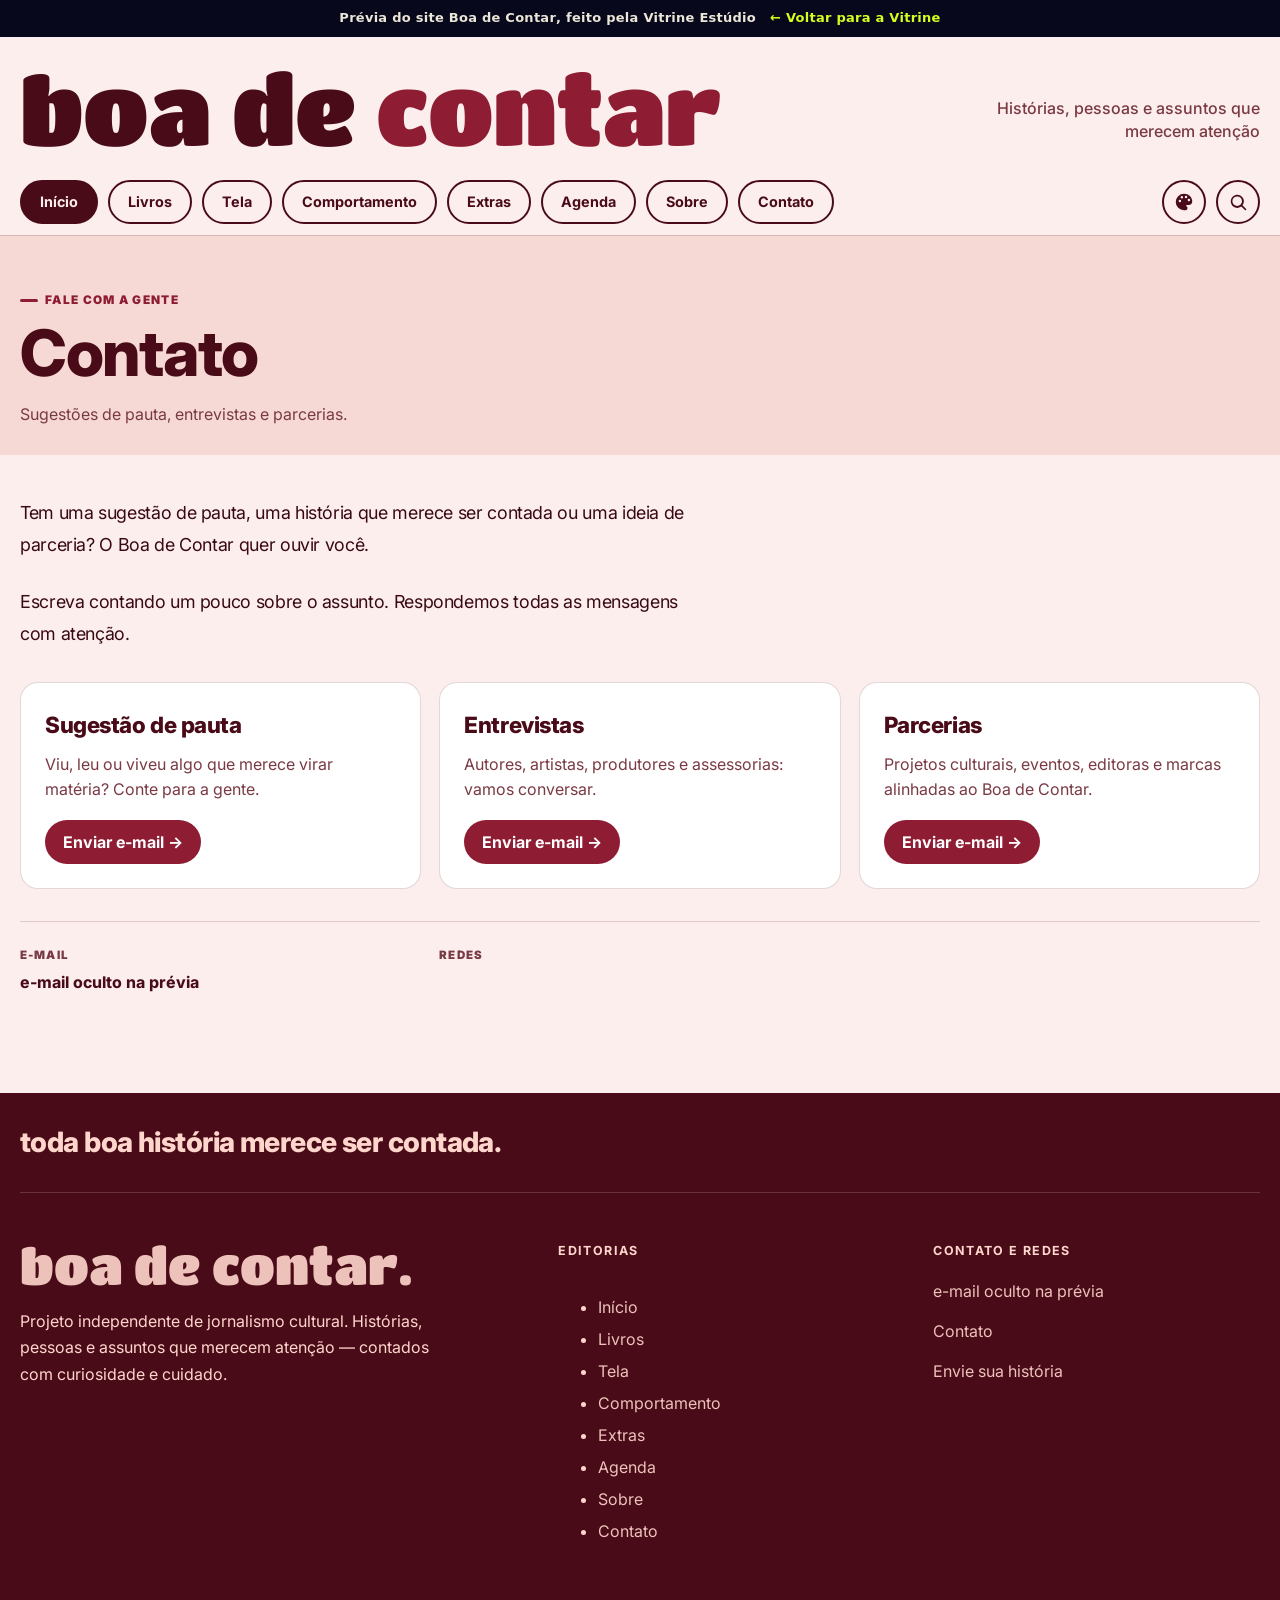
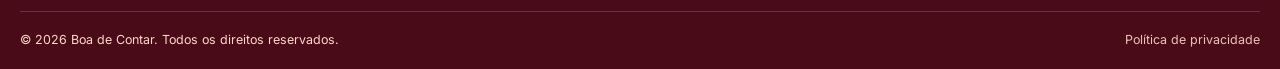
<file: exemplos/boa-de-contar/contato/index.html>
<!doctype html>
<html lang="pt-BR">
<head>
<meta name="robots" content="noindex">
	<meta charset="UTF-8">
	<meta name="viewport" content="width=device-width, initial-scale=1">
	<script>
		(function () {
			try {
				var theme = localStorage.getItem('pb-theme') || 'bordo';
				var allowed = ['bordo', 'marinho', 'vermelho', 'escuro'];
				if (allowed.indexOf(theme) === -1) theme = 'bordo';
				document.documentElement.setAttribute('data-pb-theme', theme);
				var oldAccent = localStorage.getItem('pb-custom-color');
				var custom = {
					accent: localStorage.getItem('pb-custom-accent') || oldAccent || '#8b5cf6',
					background: localStorage.getItem('pb-custom-background') || '#0b0812',
					surface: localStorage.getItem('pb-custom-surface') || '#171123',
					border: localStorage.getItem('pb-custom-border') || '#6d28d9',
					text: localStorage.getItem('pb-custom-text') || '#f8f7fb'
				};
				var properties = { accent: '--pb-user-color', background: '--pb-custom-bg', surface: '--pb-custom-surface', border: '--pb-custom-border', text: '--pb-custom-text' };
				Object.keys(custom).forEach(function (key) {
					if (/^#[0-9a-f]{6}$/i.test(custom[key])) document.documentElement.style.setProperty(properties[key], custom[key]);
				});
				if (theme === 'custom') {
					var color = custom.accent;
					var red = parseInt(color.slice(1, 3), 16);
					var green = parseInt(color.slice(3, 5), 16);
					var blue = parseInt(color.slice(5, 7), 16);
					var contrast = ((red * 299 + green * 587 + blue * 114) / 1000) > 150 ? '#111318' : '#ffffff';
					document.documentElement.style.setProperty('--pb-on-accent', contrast);
					var backgroundLight = ((parseInt(custom.background.slice(1, 3), 16) * 299 + parseInt(custom.background.slice(3, 5), 16) * 587 + parseInt(custom.background.slice(5, 7), 16) * 114) / 1000) > 150;
					document.documentElement.style.colorScheme = backgroundLight ? 'light' : 'dark';
				}
			} catch (error) {
				document.documentElement.setAttribute('data-pb-theme', 'bordo');
			}
		}());
		/* Entradas suaves: só liga se o visitante não pediu menos movimento. Sem o script principal, tudo aparece normalmente. */
		(function () {
			var root = document.documentElement;
			try {
				if (!('IntersectionObserver' in window) || !window.matchMedia || window.matchMedia('(prefers-reduced-motion: reduce)').matches) return;
				root.classList.add('pb-motion');
				window.addEventListener('load', function () {
					if (!window.pbRevealReady) root.classList.remove('pb-motion');
				});
			} catch (error) {
				root.classList.remove('pb-motion');
			}
		}());
	</script>
	<title>Contato &#8211; Boa de Contar</title>
<meta name='robots' content='max-image-preview:large' />
<link rel='dns-prefetch' href='//fonts.googleapis.com' />
<meta name="description" content="Tem uma sugestão de pauta, uma história que merece ser contada ou uma ideia de parceria? O Boa de Contar quer ouvir você. Escreva contando um pouco sobre o assunto.…">
<meta property="og:locale" content="pt_BR">
<meta property="og:site_name" content="Boa de Contar">
<meta property="og:type" content="website">
<meta property="og:title" content="Contato &#8211; Boa de Contar">
<meta property="og:description" content="Tem uma sugestão de pauta, uma história que merece ser contada ou uma ideia de parceria? O Boa de Contar quer ouvir você. Escreva contando um pouco sobre o assunto.…">
<meta property="og:url" content="../contato/">
<meta name="twitter:card" content="summary">
<link rel="icon" href="data:image/svg+xml,%3Csvg%20xmlns%3D%22http%3A%2F%2Fwww.w3.org%2F2000%2Fsvg%22%20viewBox%3D%220%200%2064%2064%22%3E%3Crect%20width%3D%2264%22%20height%3D%2264%22%20rx%3D%2214%22%20fill%3D%22%238e1d33%22%2F%3E%3Ctext%20x%3D%2232%22%20y%3D%2247%22%20font-family%3D%22Arial%20Black%2CArial%2Csans-serif%22%20font-size%3D%2242%22%20font-weight%3D%22900%22%20text-anchor%3D%22middle%22%20fill%3D%22%23ffd6cc%22%3Eb%3C%2Ftext%3E%3C%2Fsvg%3E">
<style id="wp-img-auto-sizes-contain-inline-css">
img:is([sizes=auto i],[sizes^="auto," i]){contain-intrinsic-size:3000px 1500px}
/*# sourceURL=wp-img-auto-sizes-contain-inline-css */
</style>
<style id="wp-emoji-styles-inline-css">

	img.wp-smiley, img.emoji {
		display: inline !important;
		border: none !important;
		box-shadow: none !important;
		height: 1em !important;
		width: 1em !important;
		margin: 0 0.07em !important;
		vertical-align: -0.1em !important;
		background: none !important;
		padding: 0 !important;
	}
/*# sourceURL=wp-emoji-styles-inline-css */
</style>
<style id="wp-block-library-inline-css">
:root{--wp-block-synced-color:#7a00df;--wp-block-synced-color--rgb:122,0,223;--wp-bound-block-color:var(--wp-block-synced-color);--wp-editor-canvas-background:#ddd;--wp-admin-theme-color:#007cba;--wp-admin-theme-color--rgb:0,124,186;--wp-admin-theme-color-darker-10:#006ba1;--wp-admin-theme-color-darker-10--rgb:0,107,160.5;--wp-admin-theme-color-darker-20:#005a87;--wp-admin-theme-color-darker-20--rgb:0,90,135;--wp-admin-border-width-focus:2px}@media (min-resolution:192dpi){:root{--wp-admin-border-width-focus:1.5px}}.wp-element-button{cursor:pointer}:root .has-very-light-gray-background-color{background-color:#eee}:root .has-very-dark-gray-background-color{background-color:#313131}:root .has-very-light-gray-color{color:#eee}:root .has-very-dark-gray-color{color:#313131}:root .has-vivid-green-cyan-to-vivid-cyan-blue-gradient-background{background:linear-gradient(135deg,#00d084,#0693e3)}:root .has-purple-crush-gradient-background{background:linear-gradient(135deg,#34e2e4,#4721fb 50%,#ab1dfe)}:root .has-hazy-dawn-gradient-background{background:linear-gradient(135deg,#faaca8,#dad0ec)}:root .has-subdued-olive-gradient-background{background:linear-gradient(135deg,#fafae1,#67a671)}:root .has-atomic-cream-gradient-background{background:linear-gradient(135deg,#fdd79a,#004a59)}:root .has-nightshade-gradient-background{background:linear-gradient(135deg,#330968,#31cdcf)}:root .has-midnight-gradient-background{background:linear-gradient(135deg,#020381,#2874fc)}:root{--wp--preset--font-size--normal:16px;--wp--preset--font-size--huge:42px}.has-regular-font-size{font-size:1em}.has-larger-font-size{font-size:2.625em}.has-normal-font-size{font-size:var(--wp--preset--font-size--normal)}.has-huge-font-size{font-size:var(--wp--preset--font-size--huge)}:root .has-text-align-center{text-align:center}:root .has-text-align-left{text-align:left}:root .has-text-align-right{text-align:right}.has-fit-text{white-space:nowrap!important}#end-resizable-editor-section{display:none}.aligncenter{clear:both}.items-justified-left{justify-content:flex-start}.items-justified-center{justify-content:center}.items-justified-right{justify-content:flex-end}.items-justified-space-between{justify-content:space-between}.screen-reader-text{word-wrap:normal!important;border:0;clip-path:inset(50%);height:1px;margin:-1px;overflow:hidden;padding:0;position:absolute;width:1px;word-break:normal!important}.screen-reader-text:focus{background-color:#ddd;clip-path:none;color:#444;display:block;font-size:1em;height:auto;left:5px;line-height:normal;padding:15px 23px 14px;text-decoration:none;top:5px;width:auto;z-index:100000}html :where(.has-border-color){border-style:solid}html :where([style^=border-color],[style*=";border-color"],[style*="; border-color"]){border-style:solid}html :where([style^=border-top-color],[style*=";border-top-color"],[style*="; border-top-color"]){border-top-style:solid}html :where([style^=border-right-color],[style*=";border-right-color"],[style*="; border-right-color"]){border-right-style:solid}html :where([style^=border-bottom-color],[style*=";border-bottom-color"],[style*="; border-bottom-color"]){border-bottom-style:solid}html :where([style^=border-left-color],[style*=";border-left-color"],[style*="; border-left-color"]){border-left-style:solid}html :where([style^=border-width],[style*=";border-width"],[style*="; border-width"]){border-style:solid}html :where([style^=border-top-width],[style*=";border-top-width"],[style*="; border-top-width"]){border-top-style:solid}html :where([style^=border-right-width],[style*=";border-right-width"],[style*="; border-right-width"]){border-right-style:solid}html :where([style^=border-bottom-width],[style*=";border-bottom-width"],[style*="; border-bottom-width"]){border-bottom-style:solid}html :where([style^=border-left-width],[style*=";border-left-width"],[style*="; border-left-width"]){border-left-style:solid}html :where(img[class*=wp-image-]){height:auto;max-width:100%}:where(figure){margin:0 0 1em}html :where(.is-position-sticky){--wp-admin--admin-bar--position-offset:var(--wp-admin--admin-bar--height,0px)}@media screen and (max-width:600px){html :where(.is-position-sticky){--wp-admin--admin-bar--position-offset:0px}}

/*# sourceURL=/wp-includes/css/dist/block-library/common.min.css */
</style>
<style id="wp-block-paragraph-inline-css">
.is-small-text{font-size:.875em}.is-regular-text{font-size:1em}.is-large-text{font-size:2.25em}.is-larger-text{font-size:3em}.has-drop-cap:not(:focus):first-letter{float:left;font-size:8.4em;font-style:normal;font-weight:100;line-height:.68;margin:.05em .1em 0 0;text-transform:uppercase}body.rtl .has-drop-cap:not(:focus):first-letter{float:none;margin-left:.1em}p.has-drop-cap.has-background{overflow:hidden}:root :where(p.has-background){padding:1.25em 2.375em}:where(p.has-text-color:not(.has-link-color)) a{color:inherit}p.has-text-align-left[style*="writing-mode:vertical-lr"],p.has-text-align-right[style*="writing-mode:vertical-rl"]{rotate:180deg}
/*# sourceURL=../wp-includes/blocks/paragraph/style.min.css */
</style>

<style id="classic-theme-styles-inline-css">
/*! This file is auto-generated */
.wp-block-button__link{color:#fff;background-color:#32373c;border-radius:9999px;box-shadow:none;text-decoration:none;padding:calc(.667em + 2px) calc(1.333em + 2px);font-size:1.125em}.wp-block-file__button{background:#32373c;color:#fff;text-decoration:none}
/*# sourceURL=/wp-includes/css/classic-themes.min.css */
</style>

<style id="global-styles-inline-css">
:root{--wp--preset--aspect-ratio--square: 1;--wp--preset--aspect-ratio--4-3: 4/3;--wp--preset--aspect-ratio--3-4: 3/4;--wp--preset--aspect-ratio--3-2: 3/2;--wp--preset--aspect-ratio--2-3: 2/3;--wp--preset--aspect-ratio--16-9: 16/9;--wp--preset--aspect-ratio--9-16: 9/16;--wp--preset--color--black: #000000;--wp--preset--color--cyan-bluish-gray: #abb8c3;--wp--preset--color--white: #ffffff;--wp--preset--color--pale-pink: #f78da7;--wp--preset--color--vivid-red: #cf2e2e;--wp--preset--color--luminous-vivid-orange: #ff6900;--wp--preset--color--luminous-vivid-amber: #fcb900;--wp--preset--color--light-green-cyan: #7bdcb5;--wp--preset--color--vivid-green-cyan: #00d084;--wp--preset--color--pale-cyan-blue: #8ed1fc;--wp--preset--color--vivid-cyan-blue: #0693e3;--wp--preset--color--vivid-purple: #9b51e0;--wp--preset--gradient--vivid-cyan-blue-to-vivid-purple: linear-gradient(135deg,rgb(6,147,227) 0%,rgb(155,81,224) 100%);--wp--preset--gradient--light-green-cyan-to-vivid-green-cyan: linear-gradient(135deg,rgb(122,220,180) 0%,rgb(0,208,130) 100%);--wp--preset--gradient--luminous-vivid-amber-to-luminous-vivid-orange: linear-gradient(135deg,rgb(252,185,0) 0%,rgb(255,105,0) 100%);--wp--preset--gradient--luminous-vivid-orange-to-vivid-red: linear-gradient(135deg,rgb(255,105,0) 0%,rgb(207,46,46) 100%);--wp--preset--gradient--very-light-gray-to-cyan-bluish-gray: linear-gradient(135deg,rgb(238,238,238) 0%,rgb(169,184,195) 100%);--wp--preset--gradient--cool-to-warm-spectrum: linear-gradient(135deg,rgb(74,234,220) 0%,rgb(151,120,209) 20%,rgb(207,42,186) 40%,rgb(238,44,130) 60%,rgb(251,105,98) 80%,rgb(254,248,76) 100%);--wp--preset--gradient--blush-light-purple: linear-gradient(135deg,rgb(255,206,236) 0%,rgb(152,150,240) 100%);--wp--preset--gradient--blush-bordeaux: linear-gradient(135deg,rgb(254,205,165) 0%,rgb(254,45,45) 50%,rgb(107,0,62) 100%);--wp--preset--gradient--luminous-dusk: linear-gradient(135deg,rgb(255,203,112) 0%,rgb(199,81,192) 50%,rgb(65,88,208) 100%);--wp--preset--gradient--pale-ocean: linear-gradient(135deg,rgb(255,245,203) 0%,rgb(182,227,212) 50%,rgb(51,167,181) 100%);--wp--preset--gradient--electric-grass: linear-gradient(135deg,rgb(202,248,128) 0%,rgb(113,206,126) 100%);--wp--preset--gradient--midnight: linear-gradient(135deg,rgb(2,3,129) 0%,rgb(40,116,252) 100%);--wp--preset--font-size--small: 13px;--wp--preset--font-size--medium: 20px;--wp--preset--font-size--large: 36px;--wp--preset--font-size--x-large: 42px;--wp--preset--spacing--20: 0.44rem;--wp--preset--spacing--30: 0.67rem;--wp--preset--spacing--40: 1rem;--wp--preset--spacing--50: 1.5rem;--wp--preset--spacing--60: 2.25rem;--wp--preset--spacing--70: 3.38rem;--wp--preset--spacing--80: 5.06rem;--wp--preset--shadow--natural: 6px 6px 9px rgba(0, 0, 0, 0.2);--wp--preset--shadow--deep: 12px 12px 50px rgba(0, 0, 0, 0.4);--wp--preset--shadow--sharp: 6px 6px 0px rgba(0, 0, 0, 0.2);--wp--preset--shadow--outlined: 6px 6px 0px -3px rgb(255, 255, 255), 6px 6px rgb(0, 0, 0);--wp--preset--shadow--crisp: 6px 6px 0px rgb(0, 0, 0);}.wp-block-button{--wp--preset--dimension--25: 25%;--wp--preset--dimension--50: 50%;--wp--preset--dimension--75: 75%;--wp--preset--dimension--100: 100%;}:where(body) { margin: 0; }:where(.is-layout-flex){gap: 0.5em;}:where(.is-layout-grid){gap: 0.5em;}body .is-layout-flex{display: flex;}.is-layout-flex{flex-wrap: wrap;align-items: center;}.is-layout-flex > :is(*, div){margin: 0;}body .is-layout-grid{display: grid;}.is-layout-grid > :is(*, div){margin: 0;}body{padding-top: 0px;padding-right: 0px;padding-bottom: 0px;padding-left: 0px;}:root :where(.wp-element-button, .wp-block-button__link){background-color: #32373c;border-width: 0;color: #fff;font-family: inherit;font-size: inherit;font-style: inherit;font-weight: inherit;letter-spacing: inherit;line-height: inherit;padding-top: calc(0.667em + 2px);padding-right: calc(1.333em + 2px);padding-bottom: calc(0.667em + 2px);padding-left: calc(1.333em + 2px);text-decoration: none;text-transform: inherit;}.has-black-color{color: var(--wp--preset--color--black) !important;}.has-cyan-bluish-gray-color{color: var(--wp--preset--color--cyan-bluish-gray) !important;}.has-white-color{color: var(--wp--preset--color--white) !important;}.has-pale-pink-color{color: var(--wp--preset--color--pale-pink) !important;}.has-vivid-red-color{color: var(--wp--preset--color--vivid-red) !important;}.has-luminous-vivid-orange-color{color: var(--wp--preset--color--luminous-vivid-orange) !important;}.has-luminous-vivid-amber-color{color: var(--wp--preset--color--luminous-vivid-amber) !important;}.has-light-green-cyan-color{color: var(--wp--preset--color--light-green-cyan) !important;}.has-vivid-green-cyan-color{color: var(--wp--preset--color--vivid-green-cyan) !important;}.has-pale-cyan-blue-color{color: var(--wp--preset--color--pale-cyan-blue) !important;}.has-vivid-cyan-blue-color{color: var(--wp--preset--color--vivid-cyan-blue) !important;}.has-vivid-purple-color{color: var(--wp--preset--color--vivid-purple) !important;}.has-black-background-color{background-color: var(--wp--preset--color--black) !important;}.has-cyan-bluish-gray-background-color{background-color: var(--wp--preset--color--cyan-bluish-gray) !important;}.has-white-background-color{background-color: var(--wp--preset--color--white) !important;}.has-pale-pink-background-color{background-color: var(--wp--preset--color--pale-pink) !important;}.has-vivid-red-background-color{background-color: var(--wp--preset--color--vivid-red) !important;}.has-luminous-vivid-orange-background-color{background-color: var(--wp--preset--color--luminous-vivid-orange) !important;}.has-luminous-vivid-amber-background-color{background-color: var(--wp--preset--color--luminous-vivid-amber) !important;}.has-light-green-cyan-background-color{background-color: var(--wp--preset--color--light-green-cyan) !important;}.has-vivid-green-cyan-background-color{background-color: var(--wp--preset--color--vivid-green-cyan) !important;}.has-pale-cyan-blue-background-color{background-color: var(--wp--preset--color--pale-cyan-blue) !important;}.has-vivid-cyan-blue-background-color{background-color: var(--wp--preset--color--vivid-cyan-blue) !important;}.has-vivid-purple-background-color{background-color: var(--wp--preset--color--vivid-purple) !important;}.has-black-border-color{border-color: var(--wp--preset--color--black) !important;}.has-cyan-bluish-gray-border-color{border-color: var(--wp--preset--color--cyan-bluish-gray) !important;}.has-white-border-color{border-color: var(--wp--preset--color--white) !important;}.has-pale-pink-border-color{border-color: var(--wp--preset--color--pale-pink) !important;}.has-vivid-red-border-color{border-color: var(--wp--preset--color--vivid-red) !important;}.has-luminous-vivid-orange-border-color{border-color: var(--wp--preset--color--luminous-vivid-orange) !important;}.has-luminous-vivid-amber-border-color{border-color: var(--wp--preset--color--luminous-vivid-amber) !important;}.has-light-green-cyan-border-color{border-color: var(--wp--preset--color--light-green-cyan) !important;}.has-vivid-green-cyan-border-color{border-color: var(--wp--preset--color--vivid-green-cyan) !important;}.has-pale-cyan-blue-border-color{border-color: var(--wp--preset--color--pale-cyan-blue) !important;}.has-vivid-cyan-blue-border-color{border-color: var(--wp--preset--color--vivid-cyan-blue) !important;}.has-vivid-purple-border-color{border-color: var(--wp--preset--color--vivid-purple) !important;}.has-vivid-cyan-blue-to-vivid-purple-gradient-background{background: var(--wp--preset--gradient--vivid-cyan-blue-to-vivid-purple) !important;}.has-light-green-cyan-to-vivid-green-cyan-gradient-background{background: var(--wp--preset--gradient--light-green-cyan-to-vivid-green-cyan) !important;}.has-luminous-vivid-amber-to-luminous-vivid-orange-gradient-background{background: var(--wp--preset--gradient--luminous-vivid-amber-to-luminous-vivid-orange) !important;}.has-luminous-vivid-orange-to-vivid-red-gradient-background{background: var(--wp--preset--gradient--luminous-vivid-orange-to-vivid-red) !important;}.has-very-light-gray-to-cyan-bluish-gray-gradient-background{background: var(--wp--preset--gradient--very-light-gray-to-cyan-bluish-gray) !important;}.has-cool-to-warm-spectrum-gradient-background{background: var(--wp--preset--gradient--cool-to-warm-spectrum) !important;}.has-blush-light-purple-gradient-background{background: var(--wp--preset--gradient--blush-light-purple) !important;}.has-blush-bordeaux-gradient-background{background: var(--wp--preset--gradient--blush-bordeaux) !important;}.has-luminous-dusk-gradient-background{background: var(--wp--preset--gradient--luminous-dusk) !important;}.has-pale-ocean-gradient-background{background: var(--wp--preset--gradient--pale-ocean) !important;}.has-electric-grass-gradient-background{background: var(--wp--preset--gradient--electric-grass) !important;}.has-midnight-gradient-background{background: var(--wp--preset--gradient--midnight) !important;}.has-small-font-size{font-size: var(--wp--preset--font-size--small) !important;}.has-medium-font-size{font-size: var(--wp--preset--font-size--medium) !important;}.has-large-font-size{font-size: var(--wp--preset--font-size--large) !important;}.has-x-large-font-size{font-size: var(--wp--preset--font-size--x-large) !important;}
/*# sourceURL=global-styles-inline-css */
</style>

<link rel='stylesheet' id='pulso-brasil-fonts-css' href='https://fonts.googleapis.com/css2?family=Titan+One&#038;family=Inter:wght@400;500;600;700;800&#038;display=swap' media='all' />
<link rel='stylesheet' id='pulso-brasil-style-css' href='../wp-content/themes/pulso-brasil/style.css' media='all' />
<meta name="generator" content="WordPress 7.1.5" />
<link rel="canonical" href="../contato/" />
<style>.pb-contact-card .pb-button--ghost{color:#fff!important}@media (max-width:900px){.pb-nav{box-shadow:none!important}}</style>
</head>
<body class="wp-singular page-template-default page page-id-35 wp-embed-responsive wp-theme-pulso-brasil"><div style="position:sticky;top:0;z-index:9999;display:flex;justify-content:center;gap:14px;flex-wrap:wrap;padding:10px 16px;background:#07081c;color:#ece6d8;font:600 13px/1.3 system-ui,sans-serif;letter-spacing:.02em"><span>Prévia do site <b>Boa de Contar</b>, feito pela Vitrine Estúdio</span><a href="../../../" style="color:#d6ff1f">← Voltar para a Vitrine</a></div>
<a class="screen-reader-text" href="#conteudo">Pular para o conteúdo</a>




<header class="pb-container pb-sticker-head">
			<a class="pb-sticker-brand" href="../" rel="home">boa de <span>contar</span></a>
		<p class="pb-sticker-head__tagline">Histórias, pessoas e assuntos que merecem atenção</p>
</header>

<div class="pb-navbar pb-navbar--adesivo">
	<div class="pb-container pb-navbar__inner">
		<button class="pb-menu-toggle" type="button" aria-expanded="false" aria-controls="menu-principal" aria-label="Abrir menu">
			<svg width="22" height="22" viewBox="0 0 24 24" aria-hidden="true"><path fill="currentColor" d="M3 6h18v2H3zm0 5h18v2H3zm0 5h18v2H3z"/></svg>
		</button>
		<nav id="menu-principal" class="pb-nav" aria-label="Menu principal">
			<ul><li><a href="../">Início</a></li><li><a href="../">Livros</a></li><li><a href="../">Tela</a></li><li><a href="../">Comportamento</a></li><li><a href="../">Extras</a></li><li><a href="../">Agenda</a></li><li><a href="../sobre/">Sobre</a></li><li><a href="../contato/">Contato</a></li></ul>		</nav>
		<button class="pb-theme-toggle" type="button" aria-expanded="false" aria-controls="cores-do-site" aria-label="Mudar cores do site" title="Mudar cores">
			<svg width="22" height="22" viewBox="0 0 24 24" aria-hidden="true"><path fill="currentColor" d="M12 3a9 9 0 0 0 0 18h1.45a2.4 2.4 0 0 0 1.32-4.4l-.18-.12a.65.65 0 0 1 .36-1.19H17A4 4 0 0 0 21 11.3C21 6.72 16.96 3 12 3Zm-4.5 9.2a1.35 1.35 0 1 1 0-2.7 1.35 1.35 0 0 1 0 2.7Zm2.15-4.05a1.35 1.35 0 1 1 0-2.7 1.35 1.35 0 0 1 0 2.7Zm4.55-.35a1.35 1.35 0 1 1 0-2.7 1.35 1.35 0 0 1 0 2.7Zm3.15 3.35a1.35 1.35 0 1 1 0-2.7 1.35 1.35 0 0 1 0 2.7Z"/></svg>
		</button>
		<button class="pb-search-toggle" type="button" aria-expanded="false" aria-controls="busca-do-site" aria-label="Abrir busca">
			<svg width="21" height="21" viewBox="0 0 24 24" aria-hidden="true"><path fill="currentColor" d="m20.7 19.3-4.1-4.1a7.5 7.5 0 1 0-1.4 1.4l4.1 4.1a1 1 0 0 0 1.4-1.4ZM5 10.5a5.5 5.5 0 1 1 11 0 5.5 5.5 0 0 1-11 0Z"/></svg>
		</button>
	</div>
	<div id="cores-do-site" class="pb-theme-panel" hidden>
		<div class="pb-container pb-theme-panel__inner">
			<strong class="pb-theme-panel__title">Aparência</strong>
			<div class="pb-theme-options" role="group" aria-label="Escolha as cores do site">
				<button class="pb-theme-option" type="button" data-pb-theme-choice="bordo" aria-pressed="false"><span class="pb-theme-swatch pb-theme-swatch--bordo" aria-hidden="true"></span>Bordô</button>
				<button class="pb-theme-option" type="button" data-pb-theme-choice="vermelho" aria-pressed="false"><span class="pb-theme-swatch pb-theme-swatch--vermelho" aria-hidden="true"></span>Vermelho</button>
				<button class="pb-theme-option" type="button" data-pb-theme-choice="marinho" aria-pressed="false"><span class="pb-theme-swatch pb-theme-swatch--marinho" aria-hidden="true"></span>Marinho</button>
				<button class="pb-theme-option" type="button" data-pb-theme-choice="escuro" aria-pressed="false"><span class="pb-theme-swatch pb-theme-swatch--escuro" aria-hidden="true"></span>Escuro</button>
			</div>
			<div class="pb-customizer-fields" aria-label="Personalização detalhada das cores">
				<label class="pb-color-picker" for="pb-cor-destaque"><span>Destaque</span><input id="pb-cor-destaque" type="color" value="#8b5cf6" data-pb-custom-var="accent"></label>
				<label class="pb-color-picker" for="pb-cor-fundo"><span>Fundo</span><input id="pb-cor-fundo" type="color" value="#0b0812" data-pb-custom-var="background"></label>
				<label class="pb-color-picker" for="pb-cor-superficie"><span>Cartões</span><input id="pb-cor-superficie" type="color" value="#171123" data-pb-custom-var="surface"></label>
				<label class="pb-color-picker" for="pb-cor-borda"><span>Bordas</span><input id="pb-cor-borda" type="color" value="#6d28d9" data-pb-custom-var="border"></label>
				<label class="pb-color-picker" for="pb-cor-texto"><span>Texto</span><input id="pb-cor-texto" type="color" value="#f8f7fb" data-pb-custom-var="text"></label>
				<button class="pb-color-reset" type="button">Restaurar</button>
			</div>
		</div>
	</div>
	<div id="busca-do-site" class="pb-search-panel">
		<div class="pb-container"><form role="search" method="get" class="pb-search-form" action="../">
	<label>
		<span class="screen-reader-text">Pesquisar por:</span>
		<input type="search" placeholder="Busque uma história, um autor ou um tema…" value="" name="s">
	</label>
	<button type="submit">Buscar</button>
</form>

</div>
	</div>
</div>

				

<main id="conteudo" class="pb-site-main">
	<header class="pb-page-header">
		<div class="pb-container" data-pb-reveal="hero">
			<span class="pb-kicker">Fale com a gente</span>
			<h1>Contato</h1>
			<p>Sugestões de pauta, entrevistas e parcerias.</p>
		</div>
	</header>

	<section class="pb-section">
		<div class="pb-container pb-contact">
			<div class="pb-article-content pb-contact__intro" data-pb-reveal="up">
<p class="wp-block-paragraph">Tem uma sugestão de pauta, uma história que merece ser contada ou uma ideia de parceria? O Boa de Contar quer ouvir você.</p>



<p class="wp-block-paragraph">Escreva contando um pouco sobre o assunto. Respondemos todas as mensagens com atenção.</p>


</div>

			<div class="pb-contact-grid" data-pb-reveal="up">
									<article class="pb-contact-card">
						<h2>Sugestão de pauta</h2>
						<p>Viu, leu ou viveu algo que merece virar matéria? Conte para a gente.</p>
													<a class="pb-button pb-button--ghost" href="#email-oculto">Enviar e-mail →</a>
											</article>
									<article class="pb-contact-card">
						<h2>Entrevistas</h2>
						<p>Autores, artistas, produtores e assessorias: vamos conversar.</p>
													<a class="pb-button pb-button--ghost" href="#email-oculto">Enviar e-mail →</a>
											</article>
									<article class="pb-contact-card">
						<h2>Parcerias</h2>
						<p>Projetos culturais, eventos, editoras e marcas alinhadas ao Boa de Contar.</p>
													<a class="pb-button pb-button--ghost" href="#email-oculto">Enviar e-mail →</a>
											</article>
							</div>

			<div class="pb-contact-channels" data-pb-reveal="up">
									<div><span>E-mail</span><a href="#email-oculto">e-mail oculto na prévia</a></div>
												<div><span>Redes</span><div class="pb-socials"></div></div>
			</div>
		</div>
	</section>
		</main>

	<footer class="pb-site-footer">
		<div class="pb-container pb-footer__motto" data-pb-reveal="up">toda boa história merece ser contada.</div>
		<div class="pb-container pb-footer__top">
			<div class="pb-footer__brand" data-pb-reveal="up">
				<a class="pb-brand" href="../">
					<span class="pb-brand__name">Boa de Contar<span>.</span></span>
				</a>
				<p>Projeto independente de jornalismo cultural. Histórias, pessoas e assuntos que merecem atenção — contados com curiosidade e cuidado.</p>
			</div>
			<div>
				<h2 class="pb-footer__title">Editorias</h2>
				<nav class="pb-footer__links" aria-label="Menu do rodapé">
					<ul><li><a href="../">Início</a></li><li><a href="../">Livros</a></li><li><a href="../">Tela</a></li><li><a href="../">Comportamento</a></li><li><a href="../">Extras</a></li><li><a href="../">Agenda</a></li><li><a href="../sobre/">Sobre</a></li><li><a href="../contato/">Contato</a></li></ul>				</nav>
			</div>
			<div>
				<h2 class="pb-footer__title">Contato e redes</h2>
				<div class="pb-footer__links">
										<a href="#email-oculto">e-mail oculto na prévia</a>										<a href="../contato/">Contato</a>
					<a href="../envie-sua-historia/">Envie sua história</a>
				</div>
			</div>
		</div>
		<div class="pb-container pb-footer__bottom">
			<span>&copy; 2026 Boa de Contar. Todos os direitos reservados.</span>
			<a href="../politica-de-privacidade/">Política de privacidade</a>
		</div>
	</footer>

	<script type="speculationrules">
{"prefetch":[{"source":"document","where":{"and":[{"href_matches":"/*"},{"not":{"href_matches":["/wp-*.php","/wp-admin/*","/wp-content/uploads/*","/wp-content/*","/wp-content/plugins/*","/wp-content/themes/pulso-brasil/*","/*\\?(.+)"]}},{"not":{"selector_matches":"a[rel~=\"nofollow\"]"}},{"not":{"selector_matches":".no-prefetch, .no-prefetch a"}}]},"eagerness":"conservative"}]}
</script>
<script id="pulso-brasil-main-js" src="../wp-content/themes/pulso-brasil/assets/js/main.js"></script>
<script id="wp-emoji-settings" type="application/json">
{"baseUrl":"https://s.w.org/images/core/emoji/17.0.2/72x72/","ext":".png","svgUrl":"https://s.w.org/images/core/emoji/17.0.2/svg/","svgExt":".svg","source":{"concatemoji":"../wp-includes/js/wp-emoji-release.min.js"}}
</script>
<script type="module">
/*! This file is auto-generated */
var e="script#wp-emoji-settings",t=document.querySelector(e);if(!(t instanceof HTMLScriptElement))throw new Error("Element missing: "+e);const r=JSON.parse(t.text),s=(window._wpemojiSettings=r,"wpEmojiSettingsSupports"),o=["flag","emoji"];function i(e){try{var t={supportTests:e,timestamp:(new Date).valueOf()};sessionStorage.setItem(s,JSON.stringify(t))}catch(e){}}function c(e,t,n){e.clearRect(0,0,e.canvas.width,e.canvas.height),e.fillText(t,0,0);t=new Uint32Array(e.getImageData(0,0,e.canvas.width,e.canvas.height).data);e.clearRect(0,0,e.canvas.width,e.canvas.height),e.fillText(n,0,0);const r=new Uint32Array(e.getImageData(0,0,e.canvas.width,e.canvas.height).data);return t.every((e,t)=>e===r[t])}function p(e,t){e.clearRect(0,0,e.canvas.width,e.canvas.height),e.fillText(t,0,0);var n=e.getImageData(16,16,1,1);for(let e=0;e<n.data.length;e++)if(0!==n.data[e])return!1;return!0}function u(e,t,n,r){switch(t){case"flag":return n(e,"\ud83c\udff3\ufe0f\u200d\u26a7\ufe0f","\ud83c\udff3\ufe0f\u200b\u26a7\ufe0f")?!1:!n(e,"\ud83c\udde8\ud83c\uddf6","\ud83c\udde8\u200b\ud83c\uddf6")&&!n(e,"\ud83c\udff4\udb40\udc67\udb40\udc62\udb40\udc65\udb40\udc6e\udb40\udc67\udb40\udc7f","\ud83c\udff4\u200b\udb40\udc67\u200b\udb40\udc62\u200b\udb40\udc65\u200b\udb40\udc6e\u200b\udb40\udc67\u200b\udb40\udc7f");case"emoji":return!r(e,"\ud83e\u1fac8")}return!1}function f(e,t,n,r){let a;const s=(a="undefined"!=typeof WorkerGlobalScope&&self instanceof WorkerGlobalScope?new OffscreenCanvas(300,150):document.createElement("canvas")).getContext("2d",{willReadFrequently:!0}),o=(s.textBaseline="top",s.font="600 32px Arial",{});return e.forEach(e=>{o[e]=t(s,e,n,r)}),o}function a(e){var t=document.createElement("script");t.src=e,t.defer=!0,document.head.appendChild(t)}r.supports={everything:!0,everythingExceptFlag:!0},new Promise(t=>{let n=function(){try{var e=JSON.parse(sessionStorage.getItem(s));if("object"==typeof e&&"number"==typeof e.timestamp&&(new Date).valueOf()<e.timestamp+604800&&"object"==typeof e.supportTests)return e.supportTests}catch(e){}return null}();if(!n){if("undefined"!=typeof Worker&&"undefined"!=typeof OffscreenCanvas&&"undefined"!=typeof URL&&URL.createObjectURL&&"undefined"!=typeof Blob)try{var e="postMessage("+f.toString()+"("+[JSON.stringify(o),u.toString(),c.toString(),p.toString()].join(",")+"));",r=new Blob([e],{type:"text/javascript"});const a=new Worker(URL.createObjectURL(r),{name:"wpTestEmojiSupports"});return void(a.onmessage=e=>{i(n=e.data),a.terminate(),t(n)})}catch(e){}i(n=f(o,u,c,p))}t(n)}).then(e=>{for(const n in e)r.supports[n]=e[n],r.supports.everything=r.supports.everything&&r.supports[n],"flag"!==n&&(r.supports.everythingExceptFlag=r.supports.everythingExceptFlag&&r.supports[n]);var t;r.supports.everythingExceptFlag=r.supports.everythingExceptFlag&&!r.supports.flag,r.supports.everything||((t=r.source||{}).concatemoji?a(t.concatemoji):t.wpemoji&&t.twemoji&&(a(t.twemoji),a(t.wpemoji)))});
//# sourceURL=../wp-includes/js/wp-emoji-loader.min.js
</script>
<script>document.addEventListener("click",function(e){var a=e.target.closest("a[href='#email-oculto']");if(a){e.preventDefault();alert("Nesta prévia o e-mail fica oculto.");}});</script></body>
</html>
</file>
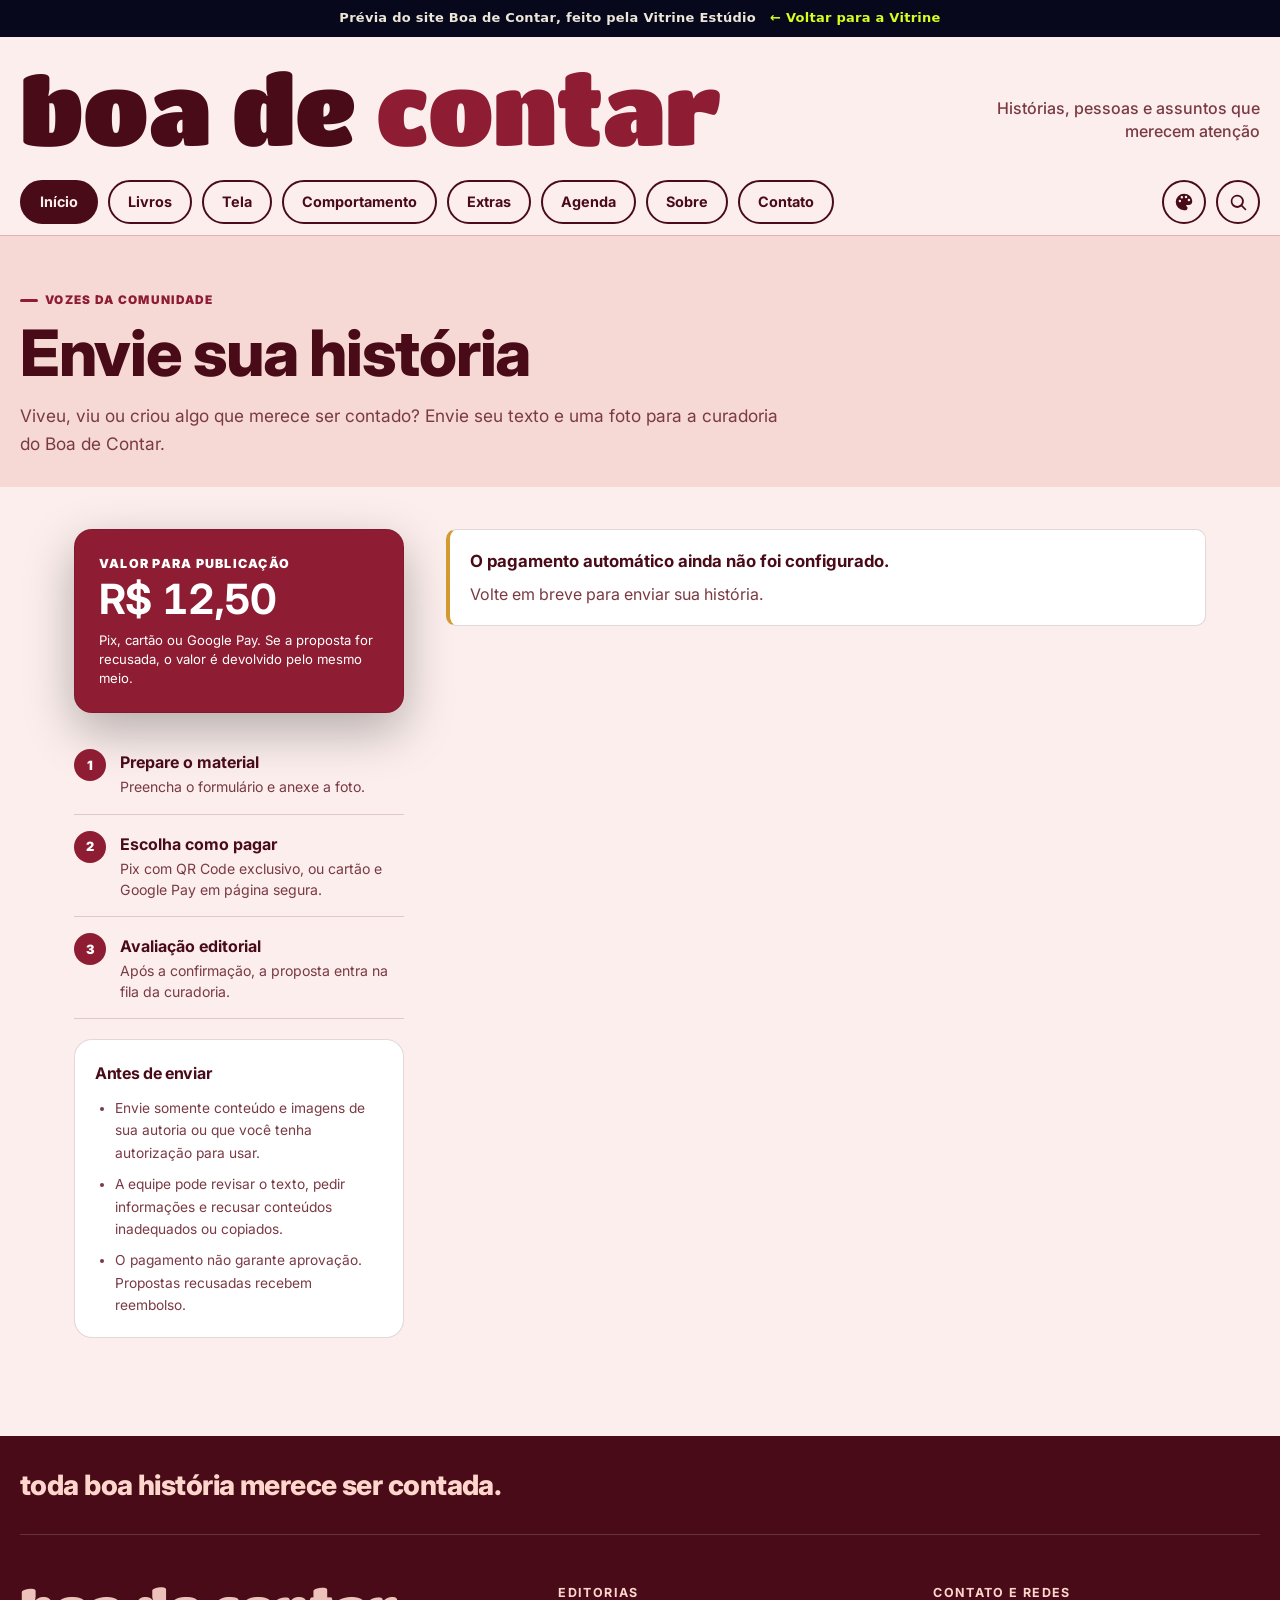
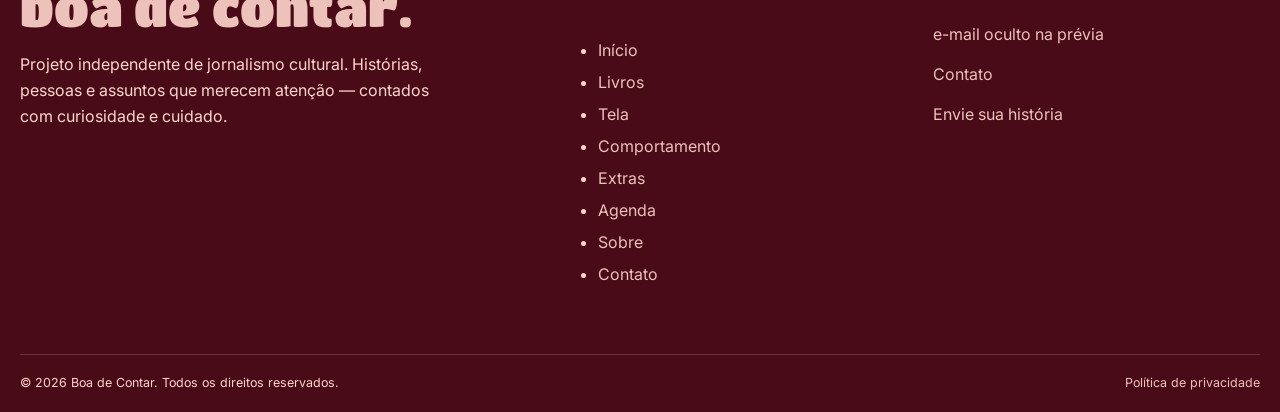
<file: exemplos/boa-de-contar/envie-sua-historia/index.html>
<!doctype html>
<html lang="pt-BR">
<head>
<meta name="robots" content="noindex">
	<meta charset="UTF-8">
	<meta name="viewport" content="width=device-width, initial-scale=1">
	<script>
		(function () {
			try {
				var theme = localStorage.getItem('pb-theme') || 'bordo';
				var allowed = ['bordo', 'marinho', 'vermelho', 'escuro'];
				if (allowed.indexOf(theme) === -1) theme = 'bordo';
				document.documentElement.setAttribute('data-pb-theme', theme);
				var oldAccent = localStorage.getItem('pb-custom-color');
				var custom = {
					accent: localStorage.getItem('pb-custom-accent') || oldAccent || '#8b5cf6',
					background: localStorage.getItem('pb-custom-background') || '#0b0812',
					surface: localStorage.getItem('pb-custom-surface') || '#171123',
					border: localStorage.getItem('pb-custom-border') || '#6d28d9',
					text: localStorage.getItem('pb-custom-text') || '#f8f7fb'
				};
				var properties = { accent: '--pb-user-color', background: '--pb-custom-bg', surface: '--pb-custom-surface', border: '--pb-custom-border', text: '--pb-custom-text' };
				Object.keys(custom).forEach(function (key) {
					if (/^#[0-9a-f]{6}$/i.test(custom[key])) document.documentElement.style.setProperty(properties[key], custom[key]);
				});
				if (theme === 'custom') {
					var color = custom.accent;
					var red = parseInt(color.slice(1, 3), 16);
					var green = parseInt(color.slice(3, 5), 16);
					var blue = parseInt(color.slice(5, 7), 16);
					var contrast = ((red * 299 + green * 587 + blue * 114) / 1000) > 150 ? '#111318' : '#ffffff';
					document.documentElement.style.setProperty('--pb-on-accent', contrast);
					var backgroundLight = ((parseInt(custom.background.slice(1, 3), 16) * 299 + parseInt(custom.background.slice(3, 5), 16) * 587 + parseInt(custom.background.slice(5, 7), 16) * 114) / 1000) > 150;
					document.documentElement.style.colorScheme = backgroundLight ? 'light' : 'dark';
				}
			} catch (error) {
				document.documentElement.setAttribute('data-pb-theme', 'bordo');
			}
		}());
		/* Entradas suaves: só liga se o visitante não pediu menos movimento. Sem o script principal, tudo aparece normalmente. */
		(function () {
			var root = document.documentElement;
			try {
				if (!('IntersectionObserver' in window) || !window.matchMedia || window.matchMedia('(prefers-reduced-motion: reduce)').matches) return;
				root.classList.add('pb-motion');
				window.addEventListener('load', function () {
					if (!window.pbRevealReady) root.classList.remove('pb-motion');
				});
			} catch (error) {
				root.classList.remove('pb-motion');
			}
		}());
	</script>
	<title>Envie sua história &#8211; Boa de Contar</title>
<meta name='robots' content='max-image-preview:large' />
<link rel='dns-prefetch' href='//fonts.googleapis.com' />
<meta name="description" content="Projeto independente de jornalismo cultural. Histórias, pessoas e assuntos que merecem atenção — contados com curiosidade e cuidado.">
<meta property="og:locale" content="pt_BR">
<meta property="og:site_name" content="Boa de Contar">
<meta property="og:type" content="website">
<meta property="og:title" content="Envie sua história &#8211; Boa de Contar">
<meta property="og:description" content="Projeto independente de jornalismo cultural. Histórias, pessoas e assuntos que merecem atenção — contados com curiosidade e cuidado.">
<meta property="og:url" content="../envie-sua-historia/">
<meta name="twitter:card" content="summary">
<link rel="icon" href="data:image/svg+xml,%3Csvg%20xmlns%3D%22http%3A%2F%2Fwww.w3.org%2F2000%2Fsvg%22%20viewBox%3D%220%200%2064%2064%22%3E%3Crect%20width%3D%2264%22%20height%3D%2264%22%20rx%3D%2214%22%20fill%3D%22%238e1d33%22%2F%3E%3Ctext%20x%3D%2232%22%20y%3D%2247%22%20font-family%3D%22Arial%20Black%2CArial%2Csans-serif%22%20font-size%3D%2242%22%20font-weight%3D%22900%22%20text-anchor%3D%22middle%22%20fill%3D%22%23ffd6cc%22%3Eb%3C%2Ftext%3E%3C%2Fsvg%3E">
<style id="wp-img-auto-sizes-contain-inline-css">
img:is([sizes=auto i],[sizes^="auto," i]){contain-intrinsic-size:3000px 1500px}
/*# sourceURL=wp-img-auto-sizes-contain-inline-css */
</style>
<style id="wp-emoji-styles-inline-css">

	img.wp-smiley, img.emoji {
		display: inline !important;
		border: none !important;
		box-shadow: none !important;
		height: 1em !important;
		width: 1em !important;
		margin: 0 0.07em !important;
		vertical-align: -0.1em !important;
		background: none !important;
		padding: 0 !important;
	}
/*# sourceURL=wp-emoji-styles-inline-css */
</style>
<style id="wp-block-library-inline-css">
:root{--wp-block-synced-color:#7a00df;--wp-block-synced-color--rgb:122,0,223;--wp-bound-block-color:var(--wp-block-synced-color);--wp-editor-canvas-background:#ddd;--wp-admin-theme-color:#007cba;--wp-admin-theme-color--rgb:0,124,186;--wp-admin-theme-color-darker-10:#006ba1;--wp-admin-theme-color-darker-10--rgb:0,107,160.5;--wp-admin-theme-color-darker-20:#005a87;--wp-admin-theme-color-darker-20--rgb:0,90,135;--wp-admin-border-width-focus:2px}@media (min-resolution:192dpi){:root{--wp-admin-border-width-focus:1.5px}}.wp-element-button{cursor:pointer}:root .has-very-light-gray-background-color{background-color:#eee}:root .has-very-dark-gray-background-color{background-color:#313131}:root .has-very-light-gray-color{color:#eee}:root .has-very-dark-gray-color{color:#313131}:root .has-vivid-green-cyan-to-vivid-cyan-blue-gradient-background{background:linear-gradient(135deg,#00d084,#0693e3)}:root .has-purple-crush-gradient-background{background:linear-gradient(135deg,#34e2e4,#4721fb 50%,#ab1dfe)}:root .has-hazy-dawn-gradient-background{background:linear-gradient(135deg,#faaca8,#dad0ec)}:root .has-subdued-olive-gradient-background{background:linear-gradient(135deg,#fafae1,#67a671)}:root .has-atomic-cream-gradient-background{background:linear-gradient(135deg,#fdd79a,#004a59)}:root .has-nightshade-gradient-background{background:linear-gradient(135deg,#330968,#31cdcf)}:root .has-midnight-gradient-background{background:linear-gradient(135deg,#020381,#2874fc)}:root{--wp--preset--font-size--normal:16px;--wp--preset--font-size--huge:42px}.has-regular-font-size{font-size:1em}.has-larger-font-size{font-size:2.625em}.has-normal-font-size{font-size:var(--wp--preset--font-size--normal)}.has-huge-font-size{font-size:var(--wp--preset--font-size--huge)}:root .has-text-align-center{text-align:center}:root .has-text-align-left{text-align:left}:root .has-text-align-right{text-align:right}.has-fit-text{white-space:nowrap!important}#end-resizable-editor-section{display:none}.aligncenter{clear:both}.items-justified-left{justify-content:flex-start}.items-justified-center{justify-content:center}.items-justified-right{justify-content:flex-end}.items-justified-space-between{justify-content:space-between}.screen-reader-text{word-wrap:normal!important;border:0;clip-path:inset(50%);height:1px;margin:-1px;overflow:hidden;padding:0;position:absolute;width:1px;word-break:normal!important}.screen-reader-text:focus{background-color:#ddd;clip-path:none;color:#444;display:block;font-size:1em;height:auto;left:5px;line-height:normal;padding:15px 23px 14px;text-decoration:none;top:5px;width:auto;z-index:100000}html :where(.has-border-color){border-style:solid}html :where([style^=border-color],[style*=";border-color"],[style*="; border-color"]){border-style:solid}html :where([style^=border-top-color],[style*=";border-top-color"],[style*="; border-top-color"]){border-top-style:solid}html :where([style^=border-right-color],[style*=";border-right-color"],[style*="; border-right-color"]){border-right-style:solid}html :where([style^=border-bottom-color],[style*=";border-bottom-color"],[style*="; border-bottom-color"]){border-bottom-style:solid}html :where([style^=border-left-color],[style*=";border-left-color"],[style*="; border-left-color"]){border-left-style:solid}html :where([style^=border-width],[style*=";border-width"],[style*="; border-width"]){border-style:solid}html :where([style^=border-top-width],[style*=";border-top-width"],[style*="; border-top-width"]){border-top-style:solid}html :where([style^=border-right-width],[style*=";border-right-width"],[style*="; border-right-width"]){border-right-style:solid}html :where([style^=border-bottom-width],[style*=";border-bottom-width"],[style*="; border-bottom-width"]){border-bottom-style:solid}html :where([style^=border-left-width],[style*=";border-left-width"],[style*="; border-left-width"]){border-left-style:solid}html :where(img[class*=wp-image-]){height:auto;max-width:100%}:where(figure){margin:0 0 1em}html :where(.is-position-sticky){--wp-admin--admin-bar--position-offset:var(--wp-admin--admin-bar--height,0px)}@media screen and (max-width:600px){html :where(.is-position-sticky){--wp-admin--admin-bar--position-offset:0px}}

/*# sourceURL=/wp-includes/css/dist/block-library/common.min.css */
</style>
<style id="classic-theme-styles-inline-css">
/*! This file is auto-generated */
.wp-block-button__link{color:#fff;background-color:#32373c;border-radius:9999px;box-shadow:none;text-decoration:none;padding:calc(.667em + 2px) calc(1.333em + 2px);font-size:1.125em}.wp-block-file__button{background:#32373c;color:#fff;text-decoration:none}
/*# sourceURL=/wp-includes/css/classic-themes.min.css */
</style>

<style id="global-styles-inline-css">
:root{--wp--preset--aspect-ratio--square: 1;--wp--preset--aspect-ratio--4-3: 4/3;--wp--preset--aspect-ratio--3-4: 3/4;--wp--preset--aspect-ratio--3-2: 3/2;--wp--preset--aspect-ratio--2-3: 2/3;--wp--preset--aspect-ratio--16-9: 16/9;--wp--preset--aspect-ratio--9-16: 9/16;--wp--preset--color--black: #000000;--wp--preset--color--cyan-bluish-gray: #abb8c3;--wp--preset--color--white: #ffffff;--wp--preset--color--pale-pink: #f78da7;--wp--preset--color--vivid-red: #cf2e2e;--wp--preset--color--luminous-vivid-orange: #ff6900;--wp--preset--color--luminous-vivid-amber: #fcb900;--wp--preset--color--light-green-cyan: #7bdcb5;--wp--preset--color--vivid-green-cyan: #00d084;--wp--preset--color--pale-cyan-blue: #8ed1fc;--wp--preset--color--vivid-cyan-blue: #0693e3;--wp--preset--color--vivid-purple: #9b51e0;--wp--preset--gradient--vivid-cyan-blue-to-vivid-purple: linear-gradient(135deg,rgb(6,147,227) 0%,rgb(155,81,224) 100%);--wp--preset--gradient--light-green-cyan-to-vivid-green-cyan: linear-gradient(135deg,rgb(122,220,180) 0%,rgb(0,208,130) 100%);--wp--preset--gradient--luminous-vivid-amber-to-luminous-vivid-orange: linear-gradient(135deg,rgb(252,185,0) 0%,rgb(255,105,0) 100%);--wp--preset--gradient--luminous-vivid-orange-to-vivid-red: linear-gradient(135deg,rgb(255,105,0) 0%,rgb(207,46,46) 100%);--wp--preset--gradient--very-light-gray-to-cyan-bluish-gray: linear-gradient(135deg,rgb(238,238,238) 0%,rgb(169,184,195) 100%);--wp--preset--gradient--cool-to-warm-spectrum: linear-gradient(135deg,rgb(74,234,220) 0%,rgb(151,120,209) 20%,rgb(207,42,186) 40%,rgb(238,44,130) 60%,rgb(251,105,98) 80%,rgb(254,248,76) 100%);--wp--preset--gradient--blush-light-purple: linear-gradient(135deg,rgb(255,206,236) 0%,rgb(152,150,240) 100%);--wp--preset--gradient--blush-bordeaux: linear-gradient(135deg,rgb(254,205,165) 0%,rgb(254,45,45) 50%,rgb(107,0,62) 100%);--wp--preset--gradient--luminous-dusk: linear-gradient(135deg,rgb(255,203,112) 0%,rgb(199,81,192) 50%,rgb(65,88,208) 100%);--wp--preset--gradient--pale-ocean: linear-gradient(135deg,rgb(255,245,203) 0%,rgb(182,227,212) 50%,rgb(51,167,181) 100%);--wp--preset--gradient--electric-grass: linear-gradient(135deg,rgb(202,248,128) 0%,rgb(113,206,126) 100%);--wp--preset--gradient--midnight: linear-gradient(135deg,rgb(2,3,129) 0%,rgb(40,116,252) 100%);--wp--preset--font-size--small: 13px;--wp--preset--font-size--medium: 20px;--wp--preset--font-size--large: 36px;--wp--preset--font-size--x-large: 42px;--wp--preset--spacing--20: 0.44rem;--wp--preset--spacing--30: 0.67rem;--wp--preset--spacing--40: 1rem;--wp--preset--spacing--50: 1.5rem;--wp--preset--spacing--60: 2.25rem;--wp--preset--spacing--70: 3.38rem;--wp--preset--spacing--80: 5.06rem;--wp--preset--shadow--natural: 6px 6px 9px rgba(0, 0, 0, 0.2);--wp--preset--shadow--deep: 12px 12px 50px rgba(0, 0, 0, 0.4);--wp--preset--shadow--sharp: 6px 6px 0px rgba(0, 0, 0, 0.2);--wp--preset--shadow--outlined: 6px 6px 0px -3px rgb(255, 255, 255), 6px 6px rgb(0, 0, 0);--wp--preset--shadow--crisp: 6px 6px 0px rgb(0, 0, 0);}.wp-block-button{--wp--preset--dimension--25: 25%;--wp--preset--dimension--50: 50%;--wp--preset--dimension--75: 75%;--wp--preset--dimension--100: 100%;}:where(body) { margin: 0; }:where(.is-layout-flex){gap: 0.5em;}:where(.is-layout-grid){gap: 0.5em;}body .is-layout-flex{display: flex;}.is-layout-flex{flex-wrap: wrap;align-items: center;}.is-layout-flex > :is(*, div){margin: 0;}body .is-layout-grid{display: grid;}.is-layout-grid > :is(*, div){margin: 0;}body{padding-top: 0px;padding-right: 0px;padding-bottom: 0px;padding-left: 0px;}:root :where(.wp-element-button, .wp-block-button__link){background-color: #32373c;border-width: 0;color: #fff;font-family: inherit;font-size: inherit;font-style: inherit;font-weight: inherit;letter-spacing: inherit;line-height: inherit;padding-top: calc(0.667em + 2px);padding-right: calc(1.333em + 2px);padding-bottom: calc(0.667em + 2px);padding-left: calc(1.333em + 2px);text-decoration: none;text-transform: inherit;}.has-black-color{color: var(--wp--preset--color--black) !important;}.has-cyan-bluish-gray-color{color: var(--wp--preset--color--cyan-bluish-gray) !important;}.has-white-color{color: var(--wp--preset--color--white) !important;}.has-pale-pink-color{color: var(--wp--preset--color--pale-pink) !important;}.has-vivid-red-color{color: var(--wp--preset--color--vivid-red) !important;}.has-luminous-vivid-orange-color{color: var(--wp--preset--color--luminous-vivid-orange) !important;}.has-luminous-vivid-amber-color{color: var(--wp--preset--color--luminous-vivid-amber) !important;}.has-light-green-cyan-color{color: var(--wp--preset--color--light-green-cyan) !important;}.has-vivid-green-cyan-color{color: var(--wp--preset--color--vivid-green-cyan) !important;}.has-pale-cyan-blue-color{color: var(--wp--preset--color--pale-cyan-blue) !important;}.has-vivid-cyan-blue-color{color: var(--wp--preset--color--vivid-cyan-blue) !important;}.has-vivid-purple-color{color: var(--wp--preset--color--vivid-purple) !important;}.has-black-background-color{background-color: var(--wp--preset--color--black) !important;}.has-cyan-bluish-gray-background-color{background-color: var(--wp--preset--color--cyan-bluish-gray) !important;}.has-white-background-color{background-color: var(--wp--preset--color--white) !important;}.has-pale-pink-background-color{background-color: var(--wp--preset--color--pale-pink) !important;}.has-vivid-red-background-color{background-color: var(--wp--preset--color--vivid-red) !important;}.has-luminous-vivid-orange-background-color{background-color: var(--wp--preset--color--luminous-vivid-orange) !important;}.has-luminous-vivid-amber-background-color{background-color: var(--wp--preset--color--luminous-vivid-amber) !important;}.has-light-green-cyan-background-color{background-color: var(--wp--preset--color--light-green-cyan) !important;}.has-vivid-green-cyan-background-color{background-color: var(--wp--preset--color--vivid-green-cyan) !important;}.has-pale-cyan-blue-background-color{background-color: var(--wp--preset--color--pale-cyan-blue) !important;}.has-vivid-cyan-blue-background-color{background-color: var(--wp--preset--color--vivid-cyan-blue) !important;}.has-vivid-purple-background-color{background-color: var(--wp--preset--color--vivid-purple) !important;}.has-black-border-color{border-color: var(--wp--preset--color--black) !important;}.has-cyan-bluish-gray-border-color{border-color: var(--wp--preset--color--cyan-bluish-gray) !important;}.has-white-border-color{border-color: var(--wp--preset--color--white) !important;}.has-pale-pink-border-color{border-color: var(--wp--preset--color--pale-pink) !important;}.has-vivid-red-border-color{border-color: var(--wp--preset--color--vivid-red) !important;}.has-luminous-vivid-orange-border-color{border-color: var(--wp--preset--color--luminous-vivid-orange) !important;}.has-luminous-vivid-amber-border-color{border-color: var(--wp--preset--color--luminous-vivid-amber) !important;}.has-light-green-cyan-border-color{border-color: var(--wp--preset--color--light-green-cyan) !important;}.has-vivid-green-cyan-border-color{border-color: var(--wp--preset--color--vivid-green-cyan) !important;}.has-pale-cyan-blue-border-color{border-color: var(--wp--preset--color--pale-cyan-blue) !important;}.has-vivid-cyan-blue-border-color{border-color: var(--wp--preset--color--vivid-cyan-blue) !important;}.has-vivid-purple-border-color{border-color: var(--wp--preset--color--vivid-purple) !important;}.has-vivid-cyan-blue-to-vivid-purple-gradient-background{background: var(--wp--preset--gradient--vivid-cyan-blue-to-vivid-purple) !important;}.has-light-green-cyan-to-vivid-green-cyan-gradient-background{background: var(--wp--preset--gradient--light-green-cyan-to-vivid-green-cyan) !important;}.has-luminous-vivid-amber-to-luminous-vivid-orange-gradient-background{background: var(--wp--preset--gradient--luminous-vivid-amber-to-luminous-vivid-orange) !important;}.has-luminous-vivid-orange-to-vivid-red-gradient-background{background: var(--wp--preset--gradient--luminous-vivid-orange-to-vivid-red) !important;}.has-very-light-gray-to-cyan-bluish-gray-gradient-background{background: var(--wp--preset--gradient--very-light-gray-to-cyan-bluish-gray) !important;}.has-cool-to-warm-spectrum-gradient-background{background: var(--wp--preset--gradient--cool-to-warm-spectrum) !important;}.has-blush-light-purple-gradient-background{background: var(--wp--preset--gradient--blush-light-purple) !important;}.has-blush-bordeaux-gradient-background{background: var(--wp--preset--gradient--blush-bordeaux) !important;}.has-luminous-dusk-gradient-background{background: var(--wp--preset--gradient--luminous-dusk) !important;}.has-pale-ocean-gradient-background{background: var(--wp--preset--gradient--pale-ocean) !important;}.has-electric-grass-gradient-background{background: var(--wp--preset--gradient--electric-grass) !important;}.has-midnight-gradient-background{background: var(--wp--preset--gradient--midnight) !important;}.has-small-font-size{font-size: var(--wp--preset--font-size--small) !important;}.has-medium-font-size{font-size: var(--wp--preset--font-size--medium) !important;}.has-large-font-size{font-size: var(--wp--preset--font-size--large) !important;}.has-x-large-font-size{font-size: var(--wp--preset--font-size--x-large) !important;}
/*# sourceURL=global-styles-inline-css */
</style>

<link rel='stylesheet' id='pulso-brasil-fonts-css' href='https://fonts.googleapis.com/css2?family=Titan+One&#038;family=Inter:wght@400;500;600;700;800&#038;display=swap' media='all' />
<link rel='stylesheet' id='pulso-brasil-style-css' href='../wp-content/themes/pulso-brasil/style.css' media='all' />
<meta name="generator" content="WordPress 7.1.5" />
<link rel="canonical" href="../envie-sua-historia/" />
<style>.pb-contact-card .pb-button--ghost{color:#fff!important}@media (max-width:900px){.pb-nav{box-shadow:none!important}}</style>
</head>
<body class="wp-singular page-template page-template-page-envie-sua-historia page-template-page-envie-sua-historia-php page page-id-20 wp-embed-responsive wp-theme-pulso-brasil"><div style="position:sticky;top:0;z-index:9999;display:flex;justify-content:center;gap:14px;flex-wrap:wrap;padding:10px 16px;background:#07081c;color:#ece6d8;font:600 13px/1.3 system-ui,sans-serif;letter-spacing:.02em"><span>Prévia do site <b>Boa de Contar</b>, feito pela Vitrine Estúdio</span><a href="../../../" style="color:#d6ff1f">← Voltar para a Vitrine</a></div>
<a class="screen-reader-text" href="#conteudo">Pular para o conteúdo</a>




<header class="pb-container pb-sticker-head">
			<a class="pb-sticker-brand" href="../" rel="home">boa de <span>contar</span></a>
		<p class="pb-sticker-head__tagline">Histórias, pessoas e assuntos que merecem atenção</p>
</header>

<div class="pb-navbar pb-navbar--adesivo">
	<div class="pb-container pb-navbar__inner">
		<button class="pb-menu-toggle" type="button" aria-expanded="false" aria-controls="menu-principal" aria-label="Abrir menu">
			<svg width="22" height="22" viewBox="0 0 24 24" aria-hidden="true"><path fill="currentColor" d="M3 6h18v2H3zm0 5h18v2H3zm0 5h18v2H3z"/></svg>
		</button>
		<nav id="menu-principal" class="pb-nav" aria-label="Menu principal">
			<ul><li><a href="../">Início</a></li><li><a href="../">Livros</a></li><li><a href="../">Tela</a></li><li><a href="../">Comportamento</a></li><li><a href="../">Extras</a></li><li><a href="../">Agenda</a></li><li><a href="../sobre/">Sobre</a></li><li><a href="../contato/">Contato</a></li></ul>		</nav>
		<button class="pb-theme-toggle" type="button" aria-expanded="false" aria-controls="cores-do-site" aria-label="Mudar cores do site" title="Mudar cores">
			<svg width="22" height="22" viewBox="0 0 24 24" aria-hidden="true"><path fill="currentColor" d="M12 3a9 9 0 0 0 0 18h1.45a2.4 2.4 0 0 0 1.32-4.4l-.18-.12a.65.65 0 0 1 .36-1.19H17A4 4 0 0 0 21 11.3C21 6.72 16.96 3 12 3Zm-4.5 9.2a1.35 1.35 0 1 1 0-2.7 1.35 1.35 0 0 1 0 2.7Zm2.15-4.05a1.35 1.35 0 1 1 0-2.7 1.35 1.35 0 0 1 0 2.7Zm4.55-.35a1.35 1.35 0 1 1 0-2.7 1.35 1.35 0 0 1 0 2.7Zm3.15 3.35a1.35 1.35 0 1 1 0-2.7 1.35 1.35 0 0 1 0 2.7Z"/></svg>
		</button>
		<button class="pb-search-toggle" type="button" aria-expanded="false" aria-controls="busca-do-site" aria-label="Abrir busca">
			<svg width="21" height="21" viewBox="0 0 24 24" aria-hidden="true"><path fill="currentColor" d="m20.7 19.3-4.1-4.1a7.5 7.5 0 1 0-1.4 1.4l4.1 4.1a1 1 0 0 0 1.4-1.4ZM5 10.5a5.5 5.5 0 1 1 11 0 5.5 5.5 0 0 1-11 0Z"/></svg>
		</button>
	</div>
	<div id="cores-do-site" class="pb-theme-panel" hidden>
		<div class="pb-container pb-theme-panel__inner">
			<strong class="pb-theme-panel__title">Aparência</strong>
			<div class="pb-theme-options" role="group" aria-label="Escolha as cores do site">
				<button class="pb-theme-option" type="button" data-pb-theme-choice="bordo" aria-pressed="false"><span class="pb-theme-swatch pb-theme-swatch--bordo" aria-hidden="true"></span>Bordô</button>
				<button class="pb-theme-option" type="button" data-pb-theme-choice="vermelho" aria-pressed="false"><span class="pb-theme-swatch pb-theme-swatch--vermelho" aria-hidden="true"></span>Vermelho</button>
				<button class="pb-theme-option" type="button" data-pb-theme-choice="marinho" aria-pressed="false"><span class="pb-theme-swatch pb-theme-swatch--marinho" aria-hidden="true"></span>Marinho</button>
				<button class="pb-theme-option" type="button" data-pb-theme-choice="escuro" aria-pressed="false"><span class="pb-theme-swatch pb-theme-swatch--escuro" aria-hidden="true"></span>Escuro</button>
			</div>
			<div class="pb-customizer-fields" aria-label="Personalização detalhada das cores">
				<label class="pb-color-picker" for="pb-cor-destaque"><span>Destaque</span><input id="pb-cor-destaque" type="color" value="#8b5cf6" data-pb-custom-var="accent"></label>
				<label class="pb-color-picker" for="pb-cor-fundo"><span>Fundo</span><input id="pb-cor-fundo" type="color" value="#0b0812" data-pb-custom-var="background"></label>
				<label class="pb-color-picker" for="pb-cor-superficie"><span>Cartões</span><input id="pb-cor-superficie" type="color" value="#171123" data-pb-custom-var="surface"></label>
				<label class="pb-color-picker" for="pb-cor-borda"><span>Bordas</span><input id="pb-cor-borda" type="color" value="#6d28d9" data-pb-custom-var="border"></label>
				<label class="pb-color-picker" for="pb-cor-texto"><span>Texto</span><input id="pb-cor-texto" type="color" value="#f8f7fb" data-pb-custom-var="text"></label>
				<button class="pb-color-reset" type="button">Restaurar</button>
			</div>
		</div>
	</div>
	<div id="busca-do-site" class="pb-search-panel">
		<div class="pb-container"><form role="search" method="get" class="pb-search-form" action="../">
	<label>
		<span class="screen-reader-text">Pesquisar por:</span>
		<input type="search" placeholder="Busque uma história, um autor ou um tema…" value="" name="s">
	</label>
	<button type="submit">Buscar</button>
</form>

</div>
	</div>
</div>

				

<main id="conteudo" class="pb-site-main">

<header class="pb-page-header pb-submission-header">
	<div class="pb-container" data-pb-reveal="hero">
		<span class="pb-kicker">Vozes da comunidade</span>
		<h1>Envie sua história</h1>
		<p>Viveu, viu ou criou algo que merece ser contado? Envie seu texto e uma foto para a curadoria do Boa de Contar.</p>
	</div>
</header>

	<section class="pb-section">
		<div class="pb-container pb-submission-layout">
			<aside class="pb-submission-guide">
				<div class="pb-price-card" data-pb-reveal="up">
					<span>Valor para publicação</span>
					<strong>R$ 12,50</strong>
					<small>Pix, cartão ou Google Pay. Se a proposta for recusada, o valor é devolvido pelo mesmo meio.</small>
				</div>
				<ol class="pb-process-list" data-pb-reveal-stagger>
					<li><span>1</span><div><strong>Prepare o material</strong><p>Preencha o formulário e anexe a foto.</p></div></li>
					<li><span>2</span><div><strong>Escolha como pagar</strong><p>Pix com QR Code exclusivo, ou cartão e Google Pay em página segura.</p></div></li>
					<li><span>3</span><div><strong>Avaliação editorial</strong><p>Após a confirmação, a proposta entra na fila da curadoria.</p></div></li>
				</ol>
				<div class="pb-rules-card" data-pb-reveal="up">
					<h2>Antes de enviar</h2>
					<ul><li>Envie somente conteúdo e imagens de sua autoria ou que você tenha autorização para usar.</li><li>A equipe pode revisar o texto, pedir informações e recusar conteúdos inadequados ou copiados.</li><li>O pagamento não garante aprovação. Propostas recusadas recebem reembolso.</li></ul>
				</div>
			</aside>

			<div class="pb-submission-form-wrap" data-pb-reveal="up">
													<div class="pb-form-message pb-form-message--warning"><strong>O pagamento automático ainda não foi configurado.</strong><p>Volte em breve para enviar sua história.</p></div>
							</div>
		</div>
	</section>

	</main>

	<footer class="pb-site-footer">
		<div class="pb-container pb-footer__motto" data-pb-reveal="up">toda boa história merece ser contada.</div>
		<div class="pb-container pb-footer__top">
			<div class="pb-footer__brand" data-pb-reveal="up">
				<a class="pb-brand" href="../">
					<span class="pb-brand__name">Boa de Contar<span>.</span></span>
				</a>
				<p>Projeto independente de jornalismo cultural. Histórias, pessoas e assuntos que merecem atenção — contados com curiosidade e cuidado.</p>
			</div>
			<div>
				<h2 class="pb-footer__title">Editorias</h2>
				<nav class="pb-footer__links" aria-label="Menu do rodapé">
					<ul><li><a href="../">Início</a></li><li><a href="../">Livros</a></li><li><a href="../">Tela</a></li><li><a href="../">Comportamento</a></li><li><a href="../">Extras</a></li><li><a href="../">Agenda</a></li><li><a href="../sobre/">Sobre</a></li><li><a href="../contato/">Contato</a></li></ul>				</nav>
			</div>
			<div>
				<h2 class="pb-footer__title">Contato e redes</h2>
				<div class="pb-footer__links">
										<a href="#email-oculto">e-mail oculto na prévia</a>										<a href="../contato/">Contato</a>
					<a href="../envie-sua-historia/">Envie sua história</a>
				</div>
			</div>
		</div>
		<div class="pb-container pb-footer__bottom">
			<span>&copy; 2026 Boa de Contar. Todos os direitos reservados.</span>
			<a href="../politica-de-privacidade/">Política de privacidade</a>
		</div>
	</footer>

	<script type="speculationrules">
{"prefetch":[{"source":"document","where":{"and":[{"href_matches":"/*"},{"not":{"href_matches":["/wp-*.php","/wp-admin/*","/wp-content/uploads/*","/wp-content/*","/wp-content/plugins/*","/wp-content/themes/pulso-brasil/*","/*\\?(.+)"]}},{"not":{"selector_matches":"a[rel~=\"nofollow\"]"}},{"not":{"selector_matches":".no-prefetch, .no-prefetch a"}}]},"eagerness":"conservative"}]}
</script>
<script id="pulso-brasil-main-js" src="../wp-content/themes/pulso-brasil/assets/js/main.js"></script>
<script id="wp-emoji-settings" type="application/json">
{"baseUrl":"https://s.w.org/images/core/emoji/17.0.2/72x72/","ext":".png","svgUrl":"https://s.w.org/images/core/emoji/17.0.2/svg/","svgExt":".svg","source":{"concatemoji":"../wp-includes/js/wp-emoji-release.min.js"}}
</script>
<script type="module">
/*! This file is auto-generated */
var e="script#wp-emoji-settings",t=document.querySelector(e);if(!(t instanceof HTMLScriptElement))throw new Error("Element missing: "+e);const r=JSON.parse(t.text),s=(window._wpemojiSettings=r,"wpEmojiSettingsSupports"),o=["flag","emoji"];function i(e){try{var t={supportTests:e,timestamp:(new Date).valueOf()};sessionStorage.setItem(s,JSON.stringify(t))}catch(e){}}function c(e,t,n){e.clearRect(0,0,e.canvas.width,e.canvas.height),e.fillText(t,0,0);t=new Uint32Array(e.getImageData(0,0,e.canvas.width,e.canvas.height).data);e.clearRect(0,0,e.canvas.width,e.canvas.height),e.fillText(n,0,0);const r=new Uint32Array(e.getImageData(0,0,e.canvas.width,e.canvas.height).data);return t.every((e,t)=>e===r[t])}function p(e,t){e.clearRect(0,0,e.canvas.width,e.canvas.height),e.fillText(t,0,0);var n=e.getImageData(16,16,1,1);for(let e=0;e<n.data.length;e++)if(0!==n.data[e])return!1;return!0}function u(e,t,n,r){switch(t){case"flag":return n(e,"\ud83c\udff3\ufe0f\u200d\u26a7\ufe0f","\ud83c\udff3\ufe0f\u200b\u26a7\ufe0f")?!1:!n(e,"\ud83c\udde8\ud83c\uddf6","\ud83c\udde8\u200b\ud83c\uddf6")&&!n(e,"\ud83c\udff4\udb40\udc67\udb40\udc62\udb40\udc65\udb40\udc6e\udb40\udc67\udb40\udc7f","\ud83c\udff4\u200b\udb40\udc67\u200b\udb40\udc62\u200b\udb40\udc65\u200b\udb40\udc6e\u200b\udb40\udc67\u200b\udb40\udc7f");case"emoji":return!r(e,"\ud83e\u1fac8")}return!1}function f(e,t,n,r){let a;const s=(a="undefined"!=typeof WorkerGlobalScope&&self instanceof WorkerGlobalScope?new OffscreenCanvas(300,150):document.createElement("canvas")).getContext("2d",{willReadFrequently:!0}),o=(s.textBaseline="top",s.font="600 32px Arial",{});return e.forEach(e=>{o[e]=t(s,e,n,r)}),o}function a(e){var t=document.createElement("script");t.src=e,t.defer=!0,document.head.appendChild(t)}r.supports={everything:!0,everythingExceptFlag:!0},new Promise(t=>{let n=function(){try{var e=JSON.parse(sessionStorage.getItem(s));if("object"==typeof e&&"number"==typeof e.timestamp&&(new Date).valueOf()<e.timestamp+604800&&"object"==typeof e.supportTests)return e.supportTests}catch(e){}return null}();if(!n){if("undefined"!=typeof Worker&&"undefined"!=typeof OffscreenCanvas&&"undefined"!=typeof URL&&URL.createObjectURL&&"undefined"!=typeof Blob)try{var e="postMessage("+f.toString()+"("+[JSON.stringify(o),u.toString(),c.toString(),p.toString()].join(",")+"));",r=new Blob([e],{type:"text/javascript"});const a=new Worker(URL.createObjectURL(r),{name:"wpTestEmojiSupports"});return void(a.onmessage=e=>{i(n=e.data),a.terminate(),t(n)})}catch(e){}i(n=f(o,u,c,p))}t(n)}).then(e=>{for(const n in e)r.supports[n]=e[n],r.supports.everything=r.supports.everything&&r.supports[n],"flag"!==n&&(r.supports.everythingExceptFlag=r.supports.everythingExceptFlag&&r.supports[n]);var t;r.supports.everythingExceptFlag=r.supports.everythingExceptFlag&&!r.supports.flag,r.supports.everything||((t=r.source||{}).concatemoji?a(t.concatemoji):t.wpemoji&&t.twemoji&&(a(t.twemoji),a(t.wpemoji)))});
//# sourceURL=../wp-includes/js/wp-emoji-loader.min.js
</script>
<script>document.addEventListener("click",function(e){var a=e.target.closest("a[href='#email-oculto']");if(a){e.preventDefault();alert("Nesta prévia o e-mail fica oculto.");}});</script></body>
</html>
</file>
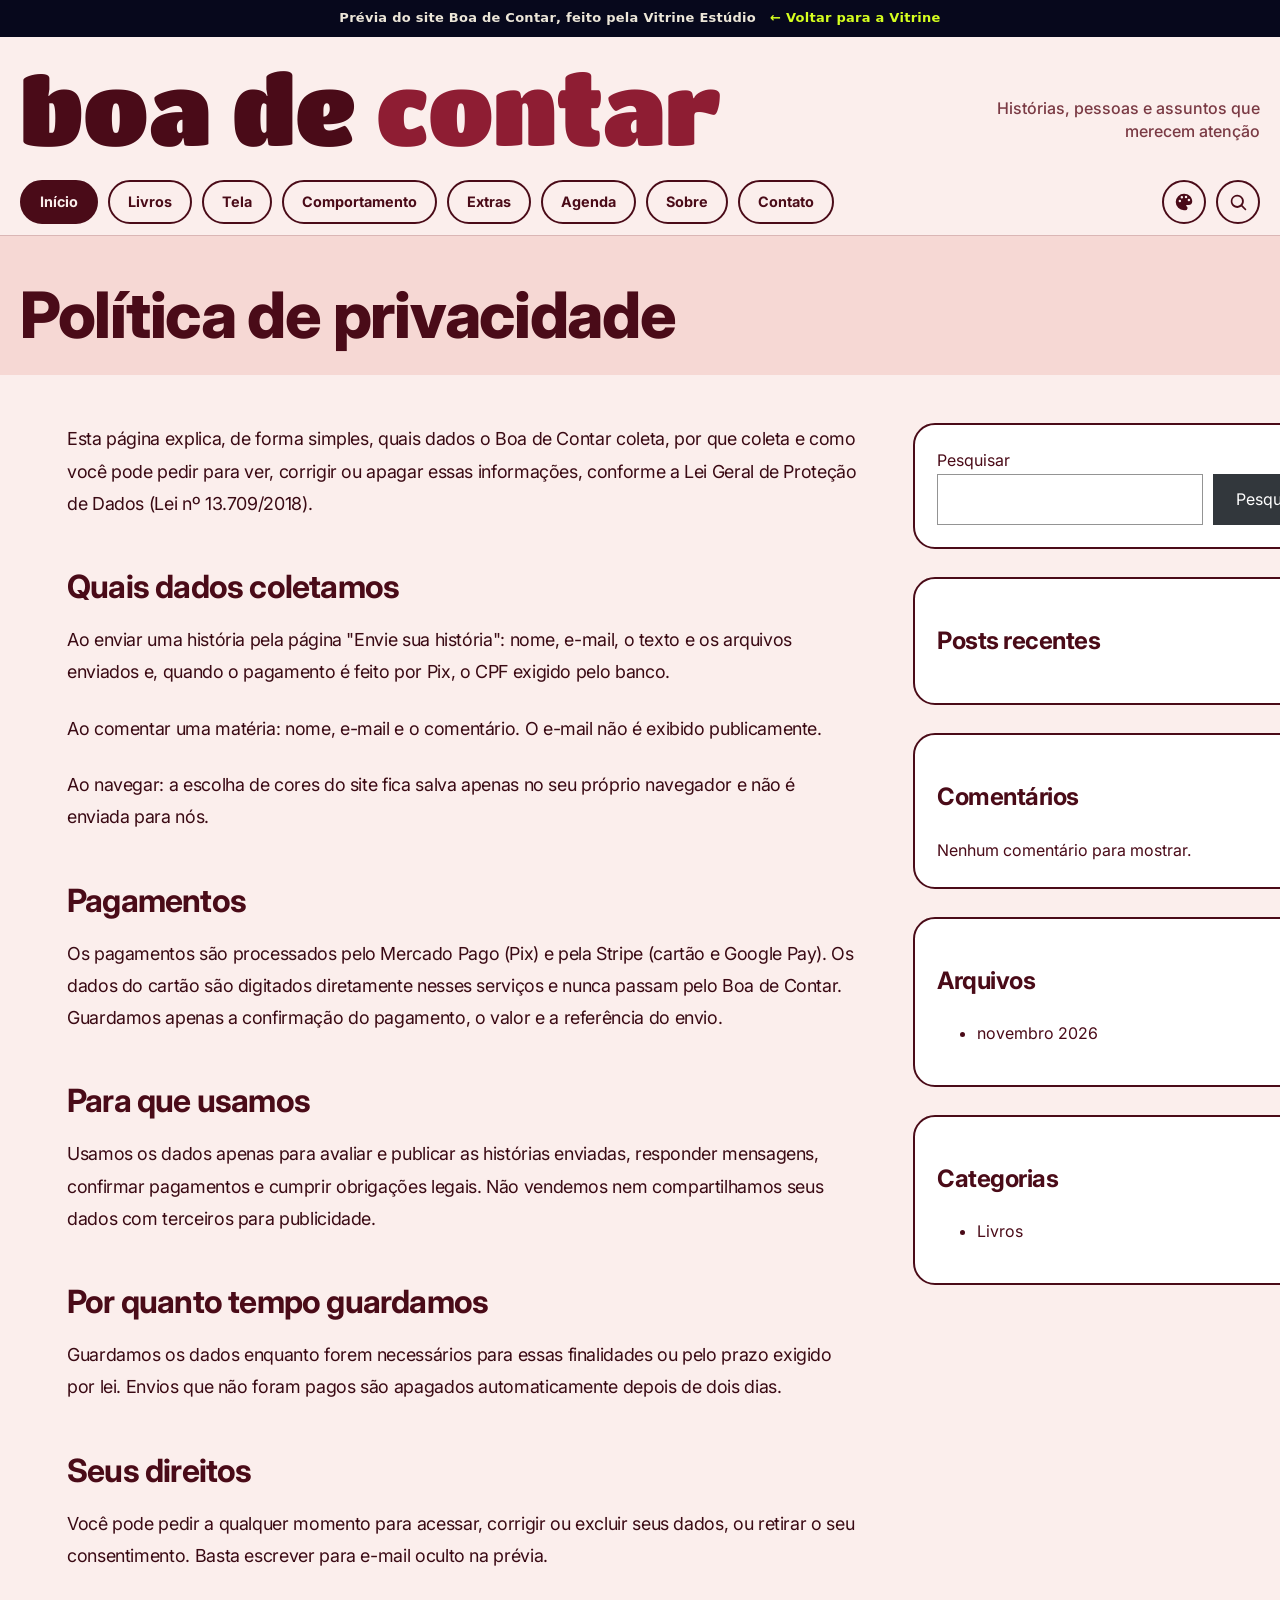
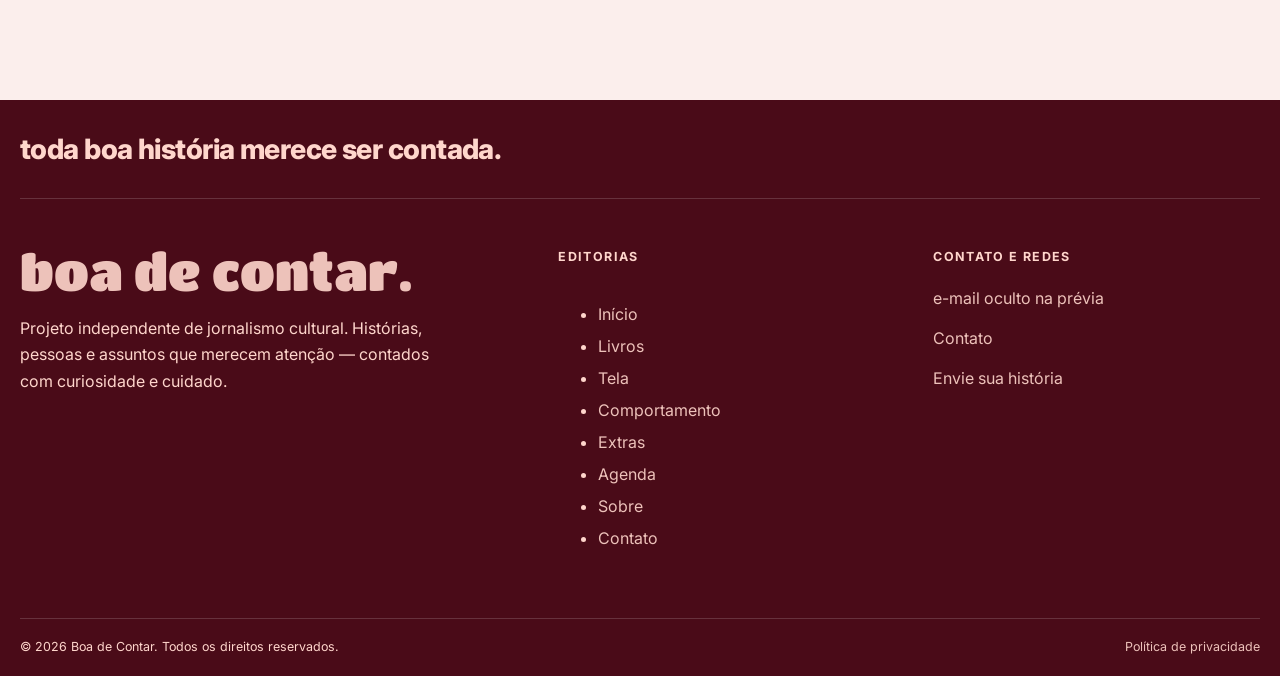
<file: exemplos/boa-de-contar/politica-de-privacidade/index.html>
<!doctype html>
<html lang="pt-BR">
<head>
<meta name="robots" content="noindex">
	<meta charset="UTF-8">
	<meta name="viewport" content="width=device-width, initial-scale=1">
	<script>
		(function () {
			try {
				var theme = localStorage.getItem('pb-theme') || 'bordo';
				var allowed = ['bordo', 'marinho', 'vermelho', 'escuro'];
				if (allowed.indexOf(theme) === -1) theme = 'bordo';
				document.documentElement.setAttribute('data-pb-theme', theme);
				var oldAccent = localStorage.getItem('pb-custom-color');
				var custom = {
					accent: localStorage.getItem('pb-custom-accent') || oldAccent || '#8b5cf6',
					background: localStorage.getItem('pb-custom-background') || '#0b0812',
					surface: localStorage.getItem('pb-custom-surface') || '#171123',
					border: localStorage.getItem('pb-custom-border') || '#6d28d9',
					text: localStorage.getItem('pb-custom-text') || '#f8f7fb'
				};
				var properties = { accent: '--pb-user-color', background: '--pb-custom-bg', surface: '--pb-custom-surface', border: '--pb-custom-border', text: '--pb-custom-text' };
				Object.keys(custom).forEach(function (key) {
					if (/^#[0-9a-f]{6}$/i.test(custom[key])) document.documentElement.style.setProperty(properties[key], custom[key]);
				});
				if (theme === 'custom') {
					var color = custom.accent;
					var red = parseInt(color.slice(1, 3), 16);
					var green = parseInt(color.slice(3, 5), 16);
					var blue = parseInt(color.slice(5, 7), 16);
					var contrast = ((red * 299 + green * 587 + blue * 114) / 1000) > 150 ? '#111318' : '#ffffff';
					document.documentElement.style.setProperty('--pb-on-accent', contrast);
					var backgroundLight = ((parseInt(custom.background.slice(1, 3), 16) * 299 + parseInt(custom.background.slice(3, 5), 16) * 587 + parseInt(custom.background.slice(5, 7), 16) * 114) / 1000) > 150;
					document.documentElement.style.colorScheme = backgroundLight ? 'light' : 'dark';
				}
			} catch (error) {
				document.documentElement.setAttribute('data-pb-theme', 'bordo');
			}
		}());
		/* Entradas suaves: só liga se o visitante não pediu menos movimento. Sem o script principal, tudo aparece normalmente. */
		(function () {
			var root = document.documentElement;
			try {
				if (!('IntersectionObserver' in window) || !window.matchMedia || window.matchMedia('(prefers-reduced-motion: reduce)').matches) return;
				root.classList.add('pb-motion');
				window.addEventListener('load', function () {
					if (!window.pbRevealReady) root.classList.remove('pb-motion');
				});
			} catch (error) {
				root.classList.remove('pb-motion');
			}
		}());
	</script>
	<title>Política de privacidade &#8211; Boa de Contar</title>
<meta name='robots' content='max-image-preview:large' />
<link rel='dns-prefetch' href='//fonts.googleapis.com' />
<meta name="description" content="Esta página explica, de forma simples, quais dados o Boa de Contar coleta, por que coleta e como você pode pedir para ver, corrigir ou apagar essas informações, conforme a…">
<meta property="og:locale" content="pt_BR">
<meta property="og:site_name" content="Boa de Contar">
<meta property="og:type" content="website">
<meta property="og:title" content="Política de privacidade &#8211; Boa de Contar">
<meta property="og:description" content="Esta página explica, de forma simples, quais dados o Boa de Contar coleta, por que coleta e como você pode pedir para ver, corrigir ou apagar essas informações, conforme a…">
<meta property="og:url" content="../politica-de-privacidade/">
<meta name="twitter:card" content="summary">
<link rel="icon" href="data:image/svg+xml,%3Csvg%20xmlns%3D%22http%3A%2F%2Fwww.w3.org%2F2000%2Fsvg%22%20viewBox%3D%220%200%2064%2064%22%3E%3Crect%20width%3D%2264%22%20height%3D%2264%22%20rx%3D%2214%22%20fill%3D%22%238e1d33%22%2F%3E%3Ctext%20x%3D%2232%22%20y%3D%2247%22%20font-family%3D%22Arial%20Black%2CArial%2Csans-serif%22%20font-size%3D%2242%22%20font-weight%3D%22900%22%20text-anchor%3D%22middle%22%20fill%3D%22%23ffd6cc%22%3Eb%3C%2Ftext%3E%3C%2Fsvg%3E">
<style id="wp-img-auto-sizes-contain-inline-css">
img:is([sizes=auto i],[sizes^="auto," i]){contain-intrinsic-size:3000px 1500px}
/*# sourceURL=wp-img-auto-sizes-contain-inline-css */
</style>
<style id="wp-emoji-styles-inline-css">

	img.wp-smiley, img.emoji {
		display: inline !important;
		border: none !important;
		box-shadow: none !important;
		height: 1em !important;
		width: 1em !important;
		margin: 0 0.07em !important;
		vertical-align: -0.1em !important;
		background: none !important;
		padding: 0 !important;
	}
/*# sourceURL=wp-emoji-styles-inline-css */
</style>
<style id="wp-block-library-inline-css">
:root{--wp-block-synced-color:#7a00df;--wp-block-synced-color--rgb:122,0,223;--wp-bound-block-color:var(--wp-block-synced-color);--wp-editor-canvas-background:#ddd;--wp-admin-theme-color:#007cba;--wp-admin-theme-color--rgb:0,124,186;--wp-admin-theme-color-darker-10:#006ba1;--wp-admin-theme-color-darker-10--rgb:0,107,160.5;--wp-admin-theme-color-darker-20:#005a87;--wp-admin-theme-color-darker-20--rgb:0,90,135;--wp-admin-border-width-focus:2px}@media (min-resolution:192dpi){:root{--wp-admin-border-width-focus:1.5px}}.wp-element-button{cursor:pointer}:root .has-very-light-gray-background-color{background-color:#eee}:root .has-very-dark-gray-background-color{background-color:#313131}:root .has-very-light-gray-color{color:#eee}:root .has-very-dark-gray-color{color:#313131}:root .has-vivid-green-cyan-to-vivid-cyan-blue-gradient-background{background:linear-gradient(135deg,#00d084,#0693e3)}:root .has-purple-crush-gradient-background{background:linear-gradient(135deg,#34e2e4,#4721fb 50%,#ab1dfe)}:root .has-hazy-dawn-gradient-background{background:linear-gradient(135deg,#faaca8,#dad0ec)}:root .has-subdued-olive-gradient-background{background:linear-gradient(135deg,#fafae1,#67a671)}:root .has-atomic-cream-gradient-background{background:linear-gradient(135deg,#fdd79a,#004a59)}:root .has-nightshade-gradient-background{background:linear-gradient(135deg,#330968,#31cdcf)}:root .has-midnight-gradient-background{background:linear-gradient(135deg,#020381,#2874fc)}:root{--wp--preset--font-size--normal:16px;--wp--preset--font-size--huge:42px}.has-regular-font-size{font-size:1em}.has-larger-font-size{font-size:2.625em}.has-normal-font-size{font-size:var(--wp--preset--font-size--normal)}.has-huge-font-size{font-size:var(--wp--preset--font-size--huge)}:root .has-text-align-center{text-align:center}:root .has-text-align-left{text-align:left}:root .has-text-align-right{text-align:right}.has-fit-text{white-space:nowrap!important}#end-resizable-editor-section{display:none}.aligncenter{clear:both}.items-justified-left{justify-content:flex-start}.items-justified-center{justify-content:center}.items-justified-right{justify-content:flex-end}.items-justified-space-between{justify-content:space-between}.screen-reader-text{word-wrap:normal!important;border:0;clip-path:inset(50%);height:1px;margin:-1px;overflow:hidden;padding:0;position:absolute;width:1px;word-break:normal!important}.screen-reader-text:focus{background-color:#ddd;clip-path:none;color:#444;display:block;font-size:1em;height:auto;left:5px;line-height:normal;padding:15px 23px 14px;text-decoration:none;top:5px;width:auto;z-index:100000}html :where(.has-border-color){border-style:solid}html :where([style^=border-color],[style*=";border-color"],[style*="; border-color"]){border-style:solid}html :where([style^=border-top-color],[style*=";border-top-color"],[style*="; border-top-color"]){border-top-style:solid}html :where([style^=border-right-color],[style*=";border-right-color"],[style*="; border-right-color"]){border-right-style:solid}html :where([style^=border-bottom-color],[style*=";border-bottom-color"],[style*="; border-bottom-color"]){border-bottom-style:solid}html :where([style^=border-left-color],[style*=";border-left-color"],[style*="; border-left-color"]){border-left-style:solid}html :where([style^=border-width],[style*=";border-width"],[style*="; border-width"]){border-style:solid}html :where([style^=border-top-width],[style*=";border-top-width"],[style*="; border-top-width"]){border-top-style:solid}html :where([style^=border-right-width],[style*=";border-right-width"],[style*="; border-right-width"]){border-right-style:solid}html :where([style^=border-bottom-width],[style*=";border-bottom-width"],[style*="; border-bottom-width"]){border-bottom-style:solid}html :where([style^=border-left-width],[style*=";border-left-width"],[style*="; border-left-width"]){border-left-style:solid}html :where(img[class*=wp-image-]){height:auto;max-width:100%}:where(figure){margin:0 0 1em}html :where(.is-position-sticky){--wp-admin--admin-bar--position-offset:var(--wp-admin--admin-bar--height,0px)}@media screen and (max-width:600px){html :where(.is-position-sticky){--wp-admin--admin-bar--position-offset:0px}}

/*# sourceURL=/wp-includes/css/dist/block-library/common.min.css */
</style>
<style id="wp-block-archives-inline-css">
.wp-block-archives{box-sizing:border-box}.wp-block-archives-dropdown label{display:block}
/*# sourceURL=../wp-includes/blocks/archives/style.min.css */
</style>
<style id="wp-block-categories-inline-css">
.wp-block-categories{box-sizing:border-box}.wp-block-categories.alignleft{margin-right:2em}.wp-block-categories.alignright{margin-left:2em}.wp-block-categories.wp-block-categories-dropdown.aligncenter{text-align:center}.wp-block-categories .wp-block-categories__label:not(.screen-reader-text){display:block;width:100%}
/*# sourceURL=../wp-includes/blocks/categories/style.min.css */
</style>
<style id="wp-block-heading-inline-css">
h1:where(.wp-block-heading).has-background,h2:where(.wp-block-heading).has-background,h3:where(.wp-block-heading).has-background,h4:where(.wp-block-heading).has-background,h5:where(.wp-block-heading).has-background,h6:where(.wp-block-heading).has-background{padding:1.25em 2.375em}h1.has-text-align-left[style*=writing-mode]:where([style*=vertical-lr]),h1.has-text-align-right[style*=writing-mode]:where([style*=vertical-rl]),h2.has-text-align-left[style*=writing-mode]:where([style*=vertical-lr]),h2.has-text-align-right[style*=writing-mode]:where([style*=vertical-rl]),h3.has-text-align-left[style*=writing-mode]:where([style*=vertical-lr]),h3.has-text-align-right[style*=writing-mode]:where([style*=vertical-rl]),h4.has-text-align-left[style*=writing-mode]:where([style*=vertical-lr]),h4.has-text-align-right[style*=writing-mode]:where([style*=vertical-rl]),h5.has-text-align-left[style*=writing-mode]:where([style*=vertical-lr]),h5.has-text-align-right[style*=writing-mode]:where([style*=vertical-rl]),h6.has-text-align-left[style*=writing-mode]:where([style*=vertical-lr]),h6.has-text-align-right[style*=writing-mode]:where([style*=vertical-rl]){rotate:180deg}
/*# sourceURL=../wp-includes/blocks/heading/style.min.css */
</style>
<style id="wp-block-latest-comments-inline-css">
:where(.wp-block-latest-comments){padding-left:0}ol.wp-block-latest-comments{box-sizing:border-box;margin-left:0}:where(.wp-block-latest-comments:not([style*=line-height] .wp-block-latest-comments__comment)){line-height:1.1}:where(.wp-block-latest-comments:not([style*=line-height] .wp-block-latest-comments__comment-excerpt p)){line-height:1.8}.has-dates :where(.wp-block-latest-comments:not([style*=line-height])),.has-excerpts :where(.wp-block-latest-comments:not([style*=line-height])){line-height:1.5}.wp-block-latest-comments__comment{list-style:none;margin-bottom:1em}.has-avatars .wp-block-latest-comments__comment{list-style:none;min-height:2.25em}.has-avatars .wp-block-latest-comments__comment .wp-block-latest-comments__comment-excerpt,.has-avatars .wp-block-latest-comments__comment .wp-block-latest-comments__comment-meta{margin-left:3.25em}.wp-block-latest-comments__comment-excerpt p{font-size:.875em;margin:.36em 0 1.4em}.wp-block-latest-comments__comment-date{display:block;font-size:.75em}.wp-block-latest-comments .avatar,.wp-block-latest-comments__comment-avatar{border-radius:1.5em;display:block;float:left;height:2.5em;margin-right:.75em;width:2.5em}.wp-block-latest-comments[class*=-font-size] a,.wp-block-latest-comments[style*=font-size] a{font-size:inherit}
/*# sourceURL=../wp-includes/blocks/latest-comments/style.min.css */
</style>
<style id="wp-block-latest-posts-inline-css">
.wp-block-latest-posts{box-sizing:border-box}.wp-block-latest-posts.alignleft{margin-right:2em}.wp-block-latest-posts.alignright{margin-left:2em}.wp-block-latest-posts.wp-block-latest-posts__list{list-style:none}.wp-block-latest-posts.wp-block-latest-posts__list li{clear:both;overflow-wrap:break-word}.wp-block-latest-posts.is-grid:not(.is-layout-grid){display:flex;flex-wrap:wrap}.wp-block-latest-posts.is-grid:not(.is-layout-grid) li{margin:0 1.25em 1.25em 0;width:100%}@media (min-width:600px){.wp-block-latest-posts.columns-2:not(.is-layout-grid) li{width:calc(50% - .625em)}.wp-block-latest-posts.columns-2:not(.is-layout-grid) li:nth-child(2n){margin-right:0}.wp-block-latest-posts.columns-3:not(.is-layout-grid) li{width:calc(33.33333% - .83333em)}.wp-block-latest-posts.columns-3:not(.is-layout-grid) li:nth-child(3n){margin-right:0}.wp-block-latest-posts.columns-4:not(.is-layout-grid) li{width:calc(25% - .9375em)}.wp-block-latest-posts.columns-4:not(.is-layout-grid) li:nth-child(4n){margin-right:0}.wp-block-latest-posts.columns-5:not(.is-layout-grid) li{width:calc(20% - 1em)}.wp-block-latest-posts.columns-5:not(.is-layout-grid) li:nth-child(5n){margin-right:0}.wp-block-latest-posts.columns-6:not(.is-layout-grid) li{width:calc(16.66667% - 1.04167em)}.wp-block-latest-posts.columns-6:not(.is-layout-grid) li:nth-child(6n){margin-right:0}}@media (max-width:600px){.wp-block-latest-posts-is-layout-grid[class*=columns-]:not(.has-native-responsive-grid){grid-template-columns:1fr}}:root :where(.wp-block-latest-posts.is-grid){padding:0}:root :where(.wp-block-latest-posts.wp-block-latest-posts__list){padding-left:0}.wp-block-latest-posts__post-author,.wp-block-latest-posts__post-date{display:block;font-size:.8125em}.wp-block-latest-posts__post-excerpt,.wp-block-latest-posts__post-full-content{margin-bottom:1em;margin-top:.5em}.wp-block-latest-posts__featured-image a{display:inline-block}.wp-block-latest-posts__featured-image img{height:auto;max-width:100%;width:auto}.wp-block-latest-posts__featured-image.alignleft{float:left;margin-right:1em}.wp-block-latest-posts__featured-image.alignright{float:right;margin-left:1em}.wp-block-latest-posts__featured-image.aligncenter{margin-bottom:1em;text-align:center}
/*# sourceURL=../wp-includes/blocks/latest-posts/style.min.css */
</style>
<style id="wp-block-paragraph-inline-css">
.is-small-text{font-size:.875em}.is-regular-text{font-size:1em}.is-large-text{font-size:2.25em}.is-larger-text{font-size:3em}.has-drop-cap:not(:focus):first-letter{float:left;font-size:8.4em;font-style:normal;font-weight:100;line-height:.68;margin:.05em .1em 0 0;text-transform:uppercase}body.rtl .has-drop-cap:not(:focus):first-letter{float:none;margin-left:.1em}p.has-drop-cap.has-background{overflow:hidden}:root :where(p.has-background){padding:1.25em 2.375em}:where(p.has-text-color:not(.has-link-color)) a{color:inherit}p.has-text-align-left[style*="writing-mode:vertical-lr"],p.has-text-align-right[style*="writing-mode:vertical-rl"]{rotate:180deg}
/*# sourceURL=../wp-includes/blocks/paragraph/style.min.css */
</style>
<style id="wp-block-search-inline-css">
.wp-block-search__button{margin-left:10px;word-break:normal}.wp-block-search__button.has-icon{line-height:0}.wp-block-search__button svg{fill:currentColor;height:1.25em;min-height:24px;min-width:24px;vertical-align:text-bottom;width:1.25em}:where(.wp-block-search__button){border:1px solid #ccc;padding:6px 10px}.wp-block-search__inside-wrapper{display:flex;flex:auto;flex-wrap:nowrap;max-width:100%}.wp-block-search__label{width:100%}.wp-block-search.wp-block-search__button-only .wp-block-search__button{box-sizing:border-box;display:flex;flex-shrink:0;justify-content:center;margin-left:0;max-width:100%}.wp-block-search.wp-block-search__button-only .wp-block-search__inside-wrapper{min-width:0!important;transition-property:width}.wp-block-search.wp-block-search__button-only .wp-block-search__input{flex-basis:100%;transition-duration:.3s}.wp-block-search.wp-block-search__button-only.wp-block-search__searchfield-hidden,.wp-block-search.wp-block-search__button-only.wp-block-search__searchfield-hidden .wp-block-search__inside-wrapper{overflow:hidden}.wp-block-search.wp-block-search__button-only.wp-block-search__searchfield-hidden .wp-block-search__input{border-left-width:0!important;border-right-width:0!important;flex-basis:0;flex-grow:0;margin:0;min-width:0!important;padding-left:0!important;padding-right:0!important;width:0!important}:where(.wp-block-search__input){-webkit-appearance:initial;-moz-appearance:initial;appearance:none;border:1px solid #949494;flex-grow:1;font-family:inherit;font-size:inherit;font-style:inherit;font-weight:inherit;letter-spacing:inherit;line-height:inherit;margin-left:0;margin-right:0;min-width:3rem;padding:8px;text-decoration:unset!important;text-transform:inherit}:where(.wp-block-search__button-inside .wp-block-search__inside-wrapper){background-color:#fff;border:1px solid #949494;box-sizing:border-box;padding:4px}:where(.wp-block-search__button-inside .wp-block-search__inside-wrapper) .wp-block-search__input{border:none;border-radius:0;padding:0 4px}:where(.wp-block-search__button-inside .wp-block-search__inside-wrapper) .wp-block-search__input:focus{outline:none}:where(.wp-block-search__button-inside .wp-block-search__inside-wrapper) :where(.wp-block-search__button){padding:4px 8px}.wp-block-search.aligncenter .wp-block-search__inside-wrapper{margin:auto}.wp-block[data-align=right] .wp-block-search.wp-block-search__button-only .wp-block-search__inside-wrapper{float:right}
/*# sourceURL=../wp-includes/blocks/search/style.min.css */
</style>
<style id="wp-block-group-inline-css">
.wp-block-group{box-sizing:border-box}:where(.wp-block-group.wp-block-group-is-layout-constrained){position:relative}
/*# sourceURL=../wp-includes/blocks/group/style.min.css */
</style>

<style id="classic-theme-styles-inline-css">
/*! This file is auto-generated */
.wp-block-button__link{color:#fff;background-color:#32373c;border-radius:9999px;box-shadow:none;text-decoration:none;padding:calc(.667em + 2px) calc(1.333em + 2px);font-size:1.125em}.wp-block-file__button{background:#32373c;color:#fff;text-decoration:none}
/*# sourceURL=/wp-includes/css/classic-themes.min.css */
</style>

<style id="global-styles-inline-css">
:root{--wp--preset--aspect-ratio--square: 1;--wp--preset--aspect-ratio--4-3: 4/3;--wp--preset--aspect-ratio--3-4: 3/4;--wp--preset--aspect-ratio--3-2: 3/2;--wp--preset--aspect-ratio--2-3: 2/3;--wp--preset--aspect-ratio--16-9: 16/9;--wp--preset--aspect-ratio--9-16: 9/16;--wp--preset--color--black: #000000;--wp--preset--color--cyan-bluish-gray: #abb8c3;--wp--preset--color--white: #ffffff;--wp--preset--color--pale-pink: #f78da7;--wp--preset--color--vivid-red: #cf2e2e;--wp--preset--color--luminous-vivid-orange: #ff6900;--wp--preset--color--luminous-vivid-amber: #fcb900;--wp--preset--color--light-green-cyan: #7bdcb5;--wp--preset--color--vivid-green-cyan: #00d084;--wp--preset--color--pale-cyan-blue: #8ed1fc;--wp--preset--color--vivid-cyan-blue: #0693e3;--wp--preset--color--vivid-purple: #9b51e0;--wp--preset--gradient--vivid-cyan-blue-to-vivid-purple: linear-gradient(135deg,rgb(6,147,227) 0%,rgb(155,81,224) 100%);--wp--preset--gradient--light-green-cyan-to-vivid-green-cyan: linear-gradient(135deg,rgb(122,220,180) 0%,rgb(0,208,130) 100%);--wp--preset--gradient--luminous-vivid-amber-to-luminous-vivid-orange: linear-gradient(135deg,rgb(252,185,0) 0%,rgb(255,105,0) 100%);--wp--preset--gradient--luminous-vivid-orange-to-vivid-red: linear-gradient(135deg,rgb(255,105,0) 0%,rgb(207,46,46) 100%);--wp--preset--gradient--very-light-gray-to-cyan-bluish-gray: linear-gradient(135deg,rgb(238,238,238) 0%,rgb(169,184,195) 100%);--wp--preset--gradient--cool-to-warm-spectrum: linear-gradient(135deg,rgb(74,234,220) 0%,rgb(151,120,209) 20%,rgb(207,42,186) 40%,rgb(238,44,130) 60%,rgb(251,105,98) 80%,rgb(254,248,76) 100%);--wp--preset--gradient--blush-light-purple: linear-gradient(135deg,rgb(255,206,236) 0%,rgb(152,150,240) 100%);--wp--preset--gradient--blush-bordeaux: linear-gradient(135deg,rgb(254,205,165) 0%,rgb(254,45,45) 50%,rgb(107,0,62) 100%);--wp--preset--gradient--luminous-dusk: linear-gradient(135deg,rgb(255,203,112) 0%,rgb(199,81,192) 50%,rgb(65,88,208) 100%);--wp--preset--gradient--pale-ocean: linear-gradient(135deg,rgb(255,245,203) 0%,rgb(182,227,212) 50%,rgb(51,167,181) 100%);--wp--preset--gradient--electric-grass: linear-gradient(135deg,rgb(202,248,128) 0%,rgb(113,206,126) 100%);--wp--preset--gradient--midnight: linear-gradient(135deg,rgb(2,3,129) 0%,rgb(40,116,252) 100%);--wp--preset--font-size--small: 13px;--wp--preset--font-size--medium: 20px;--wp--preset--font-size--large: 36px;--wp--preset--font-size--x-large: 42px;--wp--preset--spacing--20: 0.44rem;--wp--preset--spacing--30: 0.67rem;--wp--preset--spacing--40: 1rem;--wp--preset--spacing--50: 1.5rem;--wp--preset--spacing--60: 2.25rem;--wp--preset--spacing--70: 3.38rem;--wp--preset--spacing--80: 5.06rem;--wp--preset--shadow--natural: 6px 6px 9px rgba(0, 0, 0, 0.2);--wp--preset--shadow--deep: 12px 12px 50px rgba(0, 0, 0, 0.4);--wp--preset--shadow--sharp: 6px 6px 0px rgba(0, 0, 0, 0.2);--wp--preset--shadow--outlined: 6px 6px 0px -3px rgb(255, 255, 255), 6px 6px rgb(0, 0, 0);--wp--preset--shadow--crisp: 6px 6px 0px rgb(0, 0, 0);}.wp-block-button{--wp--preset--dimension--25: 25%;--wp--preset--dimension--50: 50%;--wp--preset--dimension--75: 75%;--wp--preset--dimension--100: 100%;}:where(body) { margin: 0; }:where(.is-layout-flex){gap: 0.5em;}:where(.is-layout-grid){gap: 0.5em;}body .is-layout-flex{display: flex;}.is-layout-flex{flex-wrap: wrap;align-items: center;}.is-layout-flex > :is(*, div){margin: 0;}body .is-layout-grid{display: grid;}.is-layout-grid > :is(*, div){margin: 0;}body{padding-top: 0px;padding-right: 0px;padding-bottom: 0px;padding-left: 0px;}:root :where(.wp-element-button, .wp-block-button__link){background-color: #32373c;border-width: 0;color: #fff;font-family: inherit;font-size: inherit;font-style: inherit;font-weight: inherit;letter-spacing: inherit;line-height: inherit;padding-top: calc(0.667em + 2px);padding-right: calc(1.333em + 2px);padding-bottom: calc(0.667em + 2px);padding-left: calc(1.333em + 2px);text-decoration: none;text-transform: inherit;}.has-black-color{color: var(--wp--preset--color--black) !important;}.has-cyan-bluish-gray-color{color: var(--wp--preset--color--cyan-bluish-gray) !important;}.has-white-color{color: var(--wp--preset--color--white) !important;}.has-pale-pink-color{color: var(--wp--preset--color--pale-pink) !important;}.has-vivid-red-color{color: var(--wp--preset--color--vivid-red) !important;}.has-luminous-vivid-orange-color{color: var(--wp--preset--color--luminous-vivid-orange) !important;}.has-luminous-vivid-amber-color{color: var(--wp--preset--color--luminous-vivid-amber) !important;}.has-light-green-cyan-color{color: var(--wp--preset--color--light-green-cyan) !important;}.has-vivid-green-cyan-color{color: var(--wp--preset--color--vivid-green-cyan) !important;}.has-pale-cyan-blue-color{color: var(--wp--preset--color--pale-cyan-blue) !important;}.has-vivid-cyan-blue-color{color: var(--wp--preset--color--vivid-cyan-blue) !important;}.has-vivid-purple-color{color: var(--wp--preset--color--vivid-purple) !important;}.has-black-background-color{background-color: var(--wp--preset--color--black) !important;}.has-cyan-bluish-gray-background-color{background-color: var(--wp--preset--color--cyan-bluish-gray) !important;}.has-white-background-color{background-color: var(--wp--preset--color--white) !important;}.has-pale-pink-background-color{background-color: var(--wp--preset--color--pale-pink) !important;}.has-vivid-red-background-color{background-color: var(--wp--preset--color--vivid-red) !important;}.has-luminous-vivid-orange-background-color{background-color: var(--wp--preset--color--luminous-vivid-orange) !important;}.has-luminous-vivid-amber-background-color{background-color: var(--wp--preset--color--luminous-vivid-amber) !important;}.has-light-green-cyan-background-color{background-color: var(--wp--preset--color--light-green-cyan) !important;}.has-vivid-green-cyan-background-color{background-color: var(--wp--preset--color--vivid-green-cyan) !important;}.has-pale-cyan-blue-background-color{background-color: var(--wp--preset--color--pale-cyan-blue) !important;}.has-vivid-cyan-blue-background-color{background-color: var(--wp--preset--color--vivid-cyan-blue) !important;}.has-vivid-purple-background-color{background-color: var(--wp--preset--color--vivid-purple) !important;}.has-black-border-color{border-color: var(--wp--preset--color--black) !important;}.has-cyan-bluish-gray-border-color{border-color: var(--wp--preset--color--cyan-bluish-gray) !important;}.has-white-border-color{border-color: var(--wp--preset--color--white) !important;}.has-pale-pink-border-color{border-color: var(--wp--preset--color--pale-pink) !important;}.has-vivid-red-border-color{border-color: var(--wp--preset--color--vivid-red) !important;}.has-luminous-vivid-orange-border-color{border-color: var(--wp--preset--color--luminous-vivid-orange) !important;}.has-luminous-vivid-amber-border-color{border-color: var(--wp--preset--color--luminous-vivid-amber) !important;}.has-light-green-cyan-border-color{border-color: var(--wp--preset--color--light-green-cyan) !important;}.has-vivid-green-cyan-border-color{border-color: var(--wp--preset--color--vivid-green-cyan) !important;}.has-pale-cyan-blue-border-color{border-color: var(--wp--preset--color--pale-cyan-blue) !important;}.has-vivid-cyan-blue-border-color{border-color: var(--wp--preset--color--vivid-cyan-blue) !important;}.has-vivid-purple-border-color{border-color: var(--wp--preset--color--vivid-purple) !important;}.has-vivid-cyan-blue-to-vivid-purple-gradient-background{background: var(--wp--preset--gradient--vivid-cyan-blue-to-vivid-purple) !important;}.has-light-green-cyan-to-vivid-green-cyan-gradient-background{background: var(--wp--preset--gradient--light-green-cyan-to-vivid-green-cyan) !important;}.has-luminous-vivid-amber-to-luminous-vivid-orange-gradient-background{background: var(--wp--preset--gradient--luminous-vivid-amber-to-luminous-vivid-orange) !important;}.has-luminous-vivid-orange-to-vivid-red-gradient-background{background: var(--wp--preset--gradient--luminous-vivid-orange-to-vivid-red) !important;}.has-very-light-gray-to-cyan-bluish-gray-gradient-background{background: var(--wp--preset--gradient--very-light-gray-to-cyan-bluish-gray) !important;}.has-cool-to-warm-spectrum-gradient-background{background: var(--wp--preset--gradient--cool-to-warm-spectrum) !important;}.has-blush-light-purple-gradient-background{background: var(--wp--preset--gradient--blush-light-purple) !important;}.has-blush-bordeaux-gradient-background{background: var(--wp--preset--gradient--blush-bordeaux) !important;}.has-luminous-dusk-gradient-background{background: var(--wp--preset--gradient--luminous-dusk) !important;}.has-pale-ocean-gradient-background{background: var(--wp--preset--gradient--pale-ocean) !important;}.has-electric-grass-gradient-background{background: var(--wp--preset--gradient--electric-grass) !important;}.has-midnight-gradient-background{background: var(--wp--preset--gradient--midnight) !important;}.has-small-font-size{font-size: var(--wp--preset--font-size--small) !important;}.has-medium-font-size{font-size: var(--wp--preset--font-size--medium) !important;}.has-large-font-size{font-size: var(--wp--preset--font-size--large) !important;}.has-x-large-font-size{font-size: var(--wp--preset--font-size--x-large) !important;}
:where(.wp-block-latest-posts.is-layout-flex){gap: 1.25em;}:where(.wp-block-latest-posts.is-layout-grid){gap: 1.25em;}
/*# sourceURL=global-styles-inline-css */
</style>

<link rel='stylesheet' id='pulso-brasil-fonts-css' href='https://fonts.googleapis.com/css2?family=Titan+One&#038;family=Inter:wght@400;500;600;700;800&#038;display=swap' media='all' />
<link rel='stylesheet' id='pulso-brasil-style-css' href='../wp-content/themes/pulso-brasil/style.css' media='all' />
<meta name="generator" content="WordPress 7.1.5" />
<link rel="canonical" href="../politica-de-privacidade/" />
<style>.pb-contact-card .pb-button--ghost{color:#fff!important}@media (max-width:900px){.pb-nav{box-shadow:none!important}}</style>
</head>
<body class="privacy-policy wp-singular page-template-default page page-id-3 wp-embed-responsive wp-theme-pulso-brasil"><div style="position:sticky;top:0;z-index:9999;display:flex;justify-content:center;gap:14px;flex-wrap:wrap;padding:10px 16px;background:#07081c;color:#ece6d8;font:600 13px/1.3 system-ui,sans-serif;letter-spacing:.02em"><span>Prévia do site <b>Boa de Contar</b>, feito pela Vitrine Estúdio</span><a href="../../../" style="color:#d6ff1f">← Voltar para a Vitrine</a></div>
<a class="screen-reader-text" href="#conteudo">Pular para o conteúdo</a>




<header class="pb-container pb-sticker-head">
			<a class="pb-sticker-brand" href="../" rel="home">boa de <span>contar</span></a>
		<p class="pb-sticker-head__tagline">Histórias, pessoas e assuntos que merecem atenção</p>
</header>

<div class="pb-navbar pb-navbar--adesivo">
	<div class="pb-container pb-navbar__inner">
		<button class="pb-menu-toggle" type="button" aria-expanded="false" aria-controls="menu-principal" aria-label="Abrir menu">
			<svg width="22" height="22" viewBox="0 0 24 24" aria-hidden="true"><path fill="currentColor" d="M3 6h18v2H3zm0 5h18v2H3zm0 5h18v2H3z"/></svg>
		</button>
		<nav id="menu-principal" class="pb-nav" aria-label="Menu principal">
			<ul><li><a href="../">Início</a></li><li><a href="../">Livros</a></li><li><a href="../">Tela</a></li><li><a href="../">Comportamento</a></li><li><a href="../">Extras</a></li><li><a href="../">Agenda</a></li><li><a href="../sobre/">Sobre</a></li><li><a href="../contato/">Contato</a></li></ul>		</nav>
		<button class="pb-theme-toggle" type="button" aria-expanded="false" aria-controls="cores-do-site" aria-label="Mudar cores do site" title="Mudar cores">
			<svg width="22" height="22" viewBox="0 0 24 24" aria-hidden="true"><path fill="currentColor" d="M12 3a9 9 0 0 0 0 18h1.45a2.4 2.4 0 0 0 1.32-4.4l-.18-.12a.65.65 0 0 1 .36-1.19H17A4 4 0 0 0 21 11.3C21 6.72 16.96 3 12 3Zm-4.5 9.2a1.35 1.35 0 1 1 0-2.7 1.35 1.35 0 0 1 0 2.7Zm2.15-4.05a1.35 1.35 0 1 1 0-2.7 1.35 1.35 0 0 1 0 2.7Zm4.55-.35a1.35 1.35 0 1 1 0-2.7 1.35 1.35 0 0 1 0 2.7Zm3.15 3.35a1.35 1.35 0 1 1 0-2.7 1.35 1.35 0 0 1 0 2.7Z"/></svg>
		</button>
		<button class="pb-search-toggle" type="button" aria-expanded="false" aria-controls="busca-do-site" aria-label="Abrir busca">
			<svg width="21" height="21" viewBox="0 0 24 24" aria-hidden="true"><path fill="currentColor" d="m20.7 19.3-4.1-4.1a7.5 7.5 0 1 0-1.4 1.4l4.1 4.1a1 1 0 0 0 1.4-1.4ZM5 10.5a5.5 5.5 0 1 1 11 0 5.5 5.5 0 0 1-11 0Z"/></svg>
		</button>
	</div>
	<div id="cores-do-site" class="pb-theme-panel" hidden>
		<div class="pb-container pb-theme-panel__inner">
			<strong class="pb-theme-panel__title">Aparência</strong>
			<div class="pb-theme-options" role="group" aria-label="Escolha as cores do site">
				<button class="pb-theme-option" type="button" data-pb-theme-choice="bordo" aria-pressed="false"><span class="pb-theme-swatch pb-theme-swatch--bordo" aria-hidden="true"></span>Bordô</button>
				<button class="pb-theme-option" type="button" data-pb-theme-choice="vermelho" aria-pressed="false"><span class="pb-theme-swatch pb-theme-swatch--vermelho" aria-hidden="true"></span>Vermelho</button>
				<button class="pb-theme-option" type="button" data-pb-theme-choice="marinho" aria-pressed="false"><span class="pb-theme-swatch pb-theme-swatch--marinho" aria-hidden="true"></span>Marinho</button>
				<button class="pb-theme-option" type="button" data-pb-theme-choice="escuro" aria-pressed="false"><span class="pb-theme-swatch pb-theme-swatch--escuro" aria-hidden="true"></span>Escuro</button>
			</div>
			<div class="pb-customizer-fields" aria-label="Personalização detalhada das cores">
				<label class="pb-color-picker" for="pb-cor-destaque"><span>Destaque</span><input id="pb-cor-destaque" type="color" value="#8b5cf6" data-pb-custom-var="accent"></label>
				<label class="pb-color-picker" for="pb-cor-fundo"><span>Fundo</span><input id="pb-cor-fundo" type="color" value="#0b0812" data-pb-custom-var="background"></label>
				<label class="pb-color-picker" for="pb-cor-superficie"><span>Cartões</span><input id="pb-cor-superficie" type="color" value="#171123" data-pb-custom-var="surface"></label>
				<label class="pb-color-picker" for="pb-cor-borda"><span>Bordas</span><input id="pb-cor-borda" type="color" value="#6d28d9" data-pb-custom-var="border"></label>
				<label class="pb-color-picker" for="pb-cor-texto"><span>Texto</span><input id="pb-cor-texto" type="color" value="#f8f7fb" data-pb-custom-var="text"></label>
				<button class="pb-color-reset" type="button">Restaurar</button>
			</div>
		</div>
	</div>
	<div id="busca-do-site" class="pb-search-panel">
		<div class="pb-container"><form role="search" method="get" class="pb-search-form" action="../">
	<label>
		<span class="screen-reader-text">Pesquisar por:</span>
		<input type="search" placeholder="Busque uma história, um autor ou um tema…" value="" name="s">
	</label>
	<button type="submit">Buscar</button>
</form>

</div>
	</div>
</div>

				

<main id="conteudo" class="pb-site-main">
	<header class="pb-page-header"><div class="pb-container" data-pb-reveal="hero"><h1>Política de privacidade</h1></div></header>
	<div class="pb-container pb-article-layout">
		<article class="pb-article-content">
<p class="wp-block-paragraph">Esta página explica, de forma simples, quais dados o Boa de Contar coleta, por que coleta e como você pode pedir para ver, corrigir ou apagar essas informações, conforme a Lei Geral de Proteção de Dados (Lei nº 13.709/2018).</p>



<h2 class="wp-block-heading">Quais dados coletamos</h2>



<p class="wp-block-paragraph">Ao enviar uma história pela página &quot;Envie sua história&quot;: nome, e-mail, o texto e os arquivos enviados e, quando o pagamento é feito por Pix, o CPF exigido pelo banco.</p>



<p class="wp-block-paragraph">Ao comentar uma matéria: nome, e-mail e o comentário. O e-mail não é exibido publicamente.</p>



<p class="wp-block-paragraph">Ao navegar: a escolha de cores do site fica salva apenas no seu próprio navegador e não é enviada para nós.</p>



<h2 class="wp-block-heading">Pagamentos</h2>



<p class="wp-block-paragraph">Os pagamentos são processados pelo Mercado Pago (Pix) e pela Stripe (cartão e Google Pay). Os dados do cartão são digitados diretamente nesses serviços e nunca passam pelo Boa de Contar. Guardamos apenas a confirmação do pagamento, o valor e a referência do envio.</p>



<h2 class="wp-block-heading">Para que usamos</h2>



<p class="wp-block-paragraph">Usamos os dados apenas para avaliar e publicar as histórias enviadas, responder mensagens, confirmar pagamentos e cumprir obrigações legais. Não vendemos nem compartilhamos seus dados com terceiros para publicidade.</p>



<h2 class="wp-block-heading">Por quanto tempo guardamos</h2>



<p class="wp-block-paragraph">Guardamos os dados enquanto forem necessários para essas finalidades ou pelo prazo exigido por lei. Envios que não foram pagos são apagados automaticamente depois de dois dias.</p>



<h2 class="wp-block-heading">Seus direitos</h2>



<p class="wp-block-paragraph">Você pode pedir a qualquer momento para acessar, corrigir ou excluir seus dados, ou retirar o seu consentimento. Basta escrever para e-mail oculto na prévia.</p>


</article>
		<aside class="pb-sidebar" aria-label="Barra lateral">
	<div class="pb-sidebar__sticky" data-pb-reveal-children>
					<section id="block-2" class="pb-widget widget widget_block widget_search"><form role="search" method="get" action="../" class="wp-block-search__button-outside wp-block-search__text-button wp-block-search" ><label class="wp-block-search__label" for="wp-block-search__input-1" >Pesquisar</label><div class="wp-block-search__inside-wrapper" ><input class="wp-block-search__input" id="wp-block-search__input-1" placeholder="" value="" type="search" name="s" required /><button aria-label="Pesquisar" class="wp-block-search__button wp-element-button" type="submit" >Pesquisar</button></div></form></section><section id="block-3" class="pb-widget widget widget_block"><div class="wp-block-group"><div class="wp-block-group__inner-container is-layout-flow wp-block-group-is-layout-flow"><h2 class="wp-block-heading">Posts recentes</h2><ul class="wp-block-latest-posts__list wp-block-latest-posts is-layout-flow wp-block-latest-posts-is-layout-flow"></ul></div></div></section><section id="block-4" class="pb-widget widget widget_block"><div class="wp-block-group"><div class="wp-block-group__inner-container is-layout-flow wp-block-group-is-layout-flow"><h2 class="wp-block-heading">Comentários</h2><div class="no-comments wp-block-latest-comments">Nenhum comentário para mostrar.</div></div></div></section><section id="block-5" class="pb-widget widget widget_block"><div class="wp-block-group"><div class="wp-block-group__inner-container is-layout-flow wp-block-group-is-layout-flow"><h2 class="wp-block-heading">Arquivos</h2><ul class="wp-block-archives-list wp-block-archives">	<li><a href='../'>novembro 2026</a></li>
</ul></div></div></section><section id="block-6" class="pb-widget widget widget_block"><div class="wp-block-group"><div class="wp-block-group__inner-container is-layout-flow wp-block-group-is-layout-flow"><h2 class="wp-block-heading">Categorias</h2><ul class="wp-block-categories-list wp-block-categories-taxonomy-category wp-block-categories">	<li class="cat-item cat-item-13"><a href="../">Livros</a>
</li>
</ul></div></div></section>			</div>
</aside>

	</div>
		</main>

	<footer class="pb-site-footer">
		<div class="pb-container pb-footer__motto" data-pb-reveal="up">toda boa história merece ser contada.</div>
		<div class="pb-container pb-footer__top">
			<div class="pb-footer__brand" data-pb-reveal="up">
				<a class="pb-brand" href="../">
					<span class="pb-brand__name">Boa de Contar<span>.</span></span>
				</a>
				<p>Projeto independente de jornalismo cultural. Histórias, pessoas e assuntos que merecem atenção — contados com curiosidade e cuidado.</p>
			</div>
			<div>
				<h2 class="pb-footer__title">Editorias</h2>
				<nav class="pb-footer__links" aria-label="Menu do rodapé">
					<ul><li><a href="../">Início</a></li><li><a href="../">Livros</a></li><li><a href="../">Tela</a></li><li><a href="../">Comportamento</a></li><li><a href="../">Extras</a></li><li><a href="../">Agenda</a></li><li><a href="../sobre/">Sobre</a></li><li><a href="../contato/">Contato</a></li></ul>				</nav>
			</div>
			<div>
				<h2 class="pb-footer__title">Contato e redes</h2>
				<div class="pb-footer__links">
										<a href="#email-oculto">e-mail oculto na prévia</a>										<a href="../contato/">Contato</a>
					<a href="../envie-sua-historia/">Envie sua história</a>
				</div>
			</div>
		</div>
		<div class="pb-container pb-footer__bottom">
			<span>&copy; 2026 Boa de Contar. Todos os direitos reservados.</span>
			<a href="../politica-de-privacidade/">Política de privacidade</a>
		</div>
	</footer>

	<script type="speculationrules">
{"prefetch":[{"source":"document","where":{"and":[{"href_matches":"/*"},{"not":{"href_matches":["/wp-*.php","/wp-admin/*","/wp-content/uploads/*","/wp-content/*","/wp-content/plugins/*","/wp-content/themes/pulso-brasil/*","/*\\?(.+)"]}},{"not":{"selector_matches":"a[rel~=\"nofollow\"]"}},{"not":{"selector_matches":".no-prefetch, .no-prefetch a"}}]},"eagerness":"conservative"}]}
</script>
<script id="pulso-brasil-main-js" src="../wp-content/themes/pulso-brasil/assets/js/main.js"></script>
<script id="wp-emoji-settings" type="application/json">
{"baseUrl":"https://s.w.org/images/core/emoji/17.0.2/72x72/","ext":".png","svgUrl":"https://s.w.org/images/core/emoji/17.0.2/svg/","svgExt":".svg","source":{"concatemoji":"../wp-includes/js/wp-emoji-release.min.js"}}
</script>
<script type="module">
/*! This file is auto-generated */
var e="script#wp-emoji-settings",t=document.querySelector(e);if(!(t instanceof HTMLScriptElement))throw new Error("Element missing: "+e);const r=JSON.parse(t.text),s=(window._wpemojiSettings=r,"wpEmojiSettingsSupports"),o=["flag","emoji"];function i(e){try{var t={supportTests:e,timestamp:(new Date).valueOf()};sessionStorage.setItem(s,JSON.stringify(t))}catch(e){}}function c(e,t,n){e.clearRect(0,0,e.canvas.width,e.canvas.height),e.fillText(t,0,0);t=new Uint32Array(e.getImageData(0,0,e.canvas.width,e.canvas.height).data);e.clearRect(0,0,e.canvas.width,e.canvas.height),e.fillText(n,0,0);const r=new Uint32Array(e.getImageData(0,0,e.canvas.width,e.canvas.height).data);return t.every((e,t)=>e===r[t])}function p(e,t){e.clearRect(0,0,e.canvas.width,e.canvas.height),e.fillText(t,0,0);var n=e.getImageData(16,16,1,1);for(let e=0;e<n.data.length;e++)if(0!==n.data[e])return!1;return!0}function u(e,t,n,r){switch(t){case"flag":return n(e,"\ud83c\udff3\ufe0f\u200d\u26a7\ufe0f","\ud83c\udff3\ufe0f\u200b\u26a7\ufe0f")?!1:!n(e,"\ud83c\udde8\ud83c\uddf6","\ud83c\udde8\u200b\ud83c\uddf6")&&!n(e,"\ud83c\udff4\udb40\udc67\udb40\udc62\udb40\udc65\udb40\udc6e\udb40\udc67\udb40\udc7f","\ud83c\udff4\u200b\udb40\udc67\u200b\udb40\udc62\u200b\udb40\udc65\u200b\udb40\udc6e\u200b\udb40\udc67\u200b\udb40\udc7f");case"emoji":return!r(e,"\ud83e\u1fac8")}return!1}function f(e,t,n,r){let a;const s=(a="undefined"!=typeof WorkerGlobalScope&&self instanceof WorkerGlobalScope?new OffscreenCanvas(300,150):document.createElement("canvas")).getContext("2d",{willReadFrequently:!0}),o=(s.textBaseline="top",s.font="600 32px Arial",{});return e.forEach(e=>{o[e]=t(s,e,n,r)}),o}function a(e){var t=document.createElement("script");t.src=e,t.defer=!0,document.head.appendChild(t)}r.supports={everything:!0,everythingExceptFlag:!0},new Promise(t=>{let n=function(){try{var e=JSON.parse(sessionStorage.getItem(s));if("object"==typeof e&&"number"==typeof e.timestamp&&(new Date).valueOf()<e.timestamp+604800&&"object"==typeof e.supportTests)return e.supportTests}catch(e){}return null}();if(!n){if("undefined"!=typeof Worker&&"undefined"!=typeof OffscreenCanvas&&"undefined"!=typeof URL&&URL.createObjectURL&&"undefined"!=typeof Blob)try{var e="postMessage("+f.toString()+"("+[JSON.stringify(o),u.toString(),c.toString(),p.toString()].join(",")+"));",r=new Blob([e],{type:"text/javascript"});const a=new Worker(URL.createObjectURL(r),{name:"wpTestEmojiSupports"});return void(a.onmessage=e=>{i(n=e.data),a.terminate(),t(n)})}catch(e){}i(n=f(o,u,c,p))}t(n)}).then(e=>{for(const n in e)r.supports[n]=e[n],r.supports.everything=r.supports.everything&&r.supports[n],"flag"!==n&&(r.supports.everythingExceptFlag=r.supports.everythingExceptFlag&&r.supports[n]);var t;r.supports.everythingExceptFlag=r.supports.everythingExceptFlag&&!r.supports.flag,r.supports.everything||((t=r.source||{}).concatemoji?a(t.concatemoji):t.wpemoji&&t.twemoji&&(a(t.twemoji),a(t.wpemoji)))});
//# sourceURL=../wp-includes/js/wp-emoji-loader.min.js
</script>
<script>document.addEventListener("click",function(e){var a=e.target.closest("a[href='#email-oculto']");if(a){e.preventDefault();alert("Nesta prévia o e-mail fica oculto.");}});</script></body>
</html>
</file>
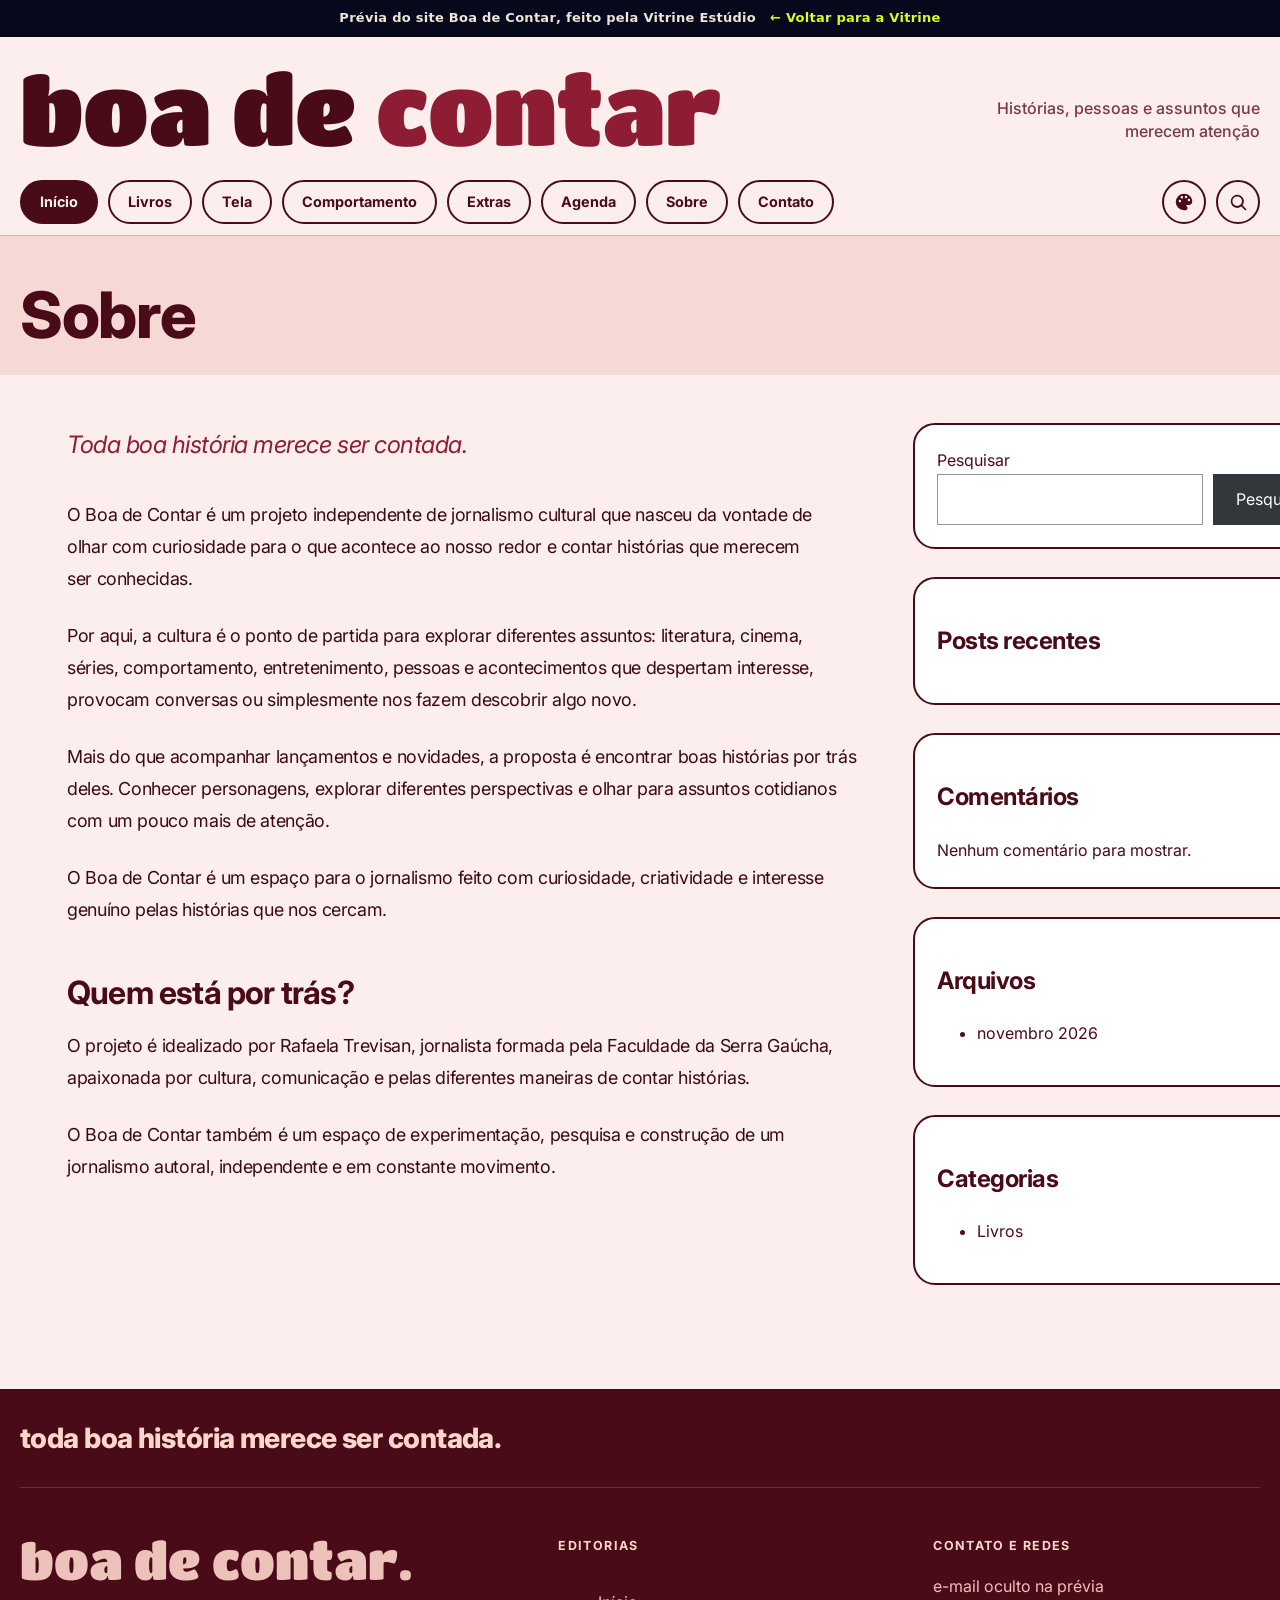
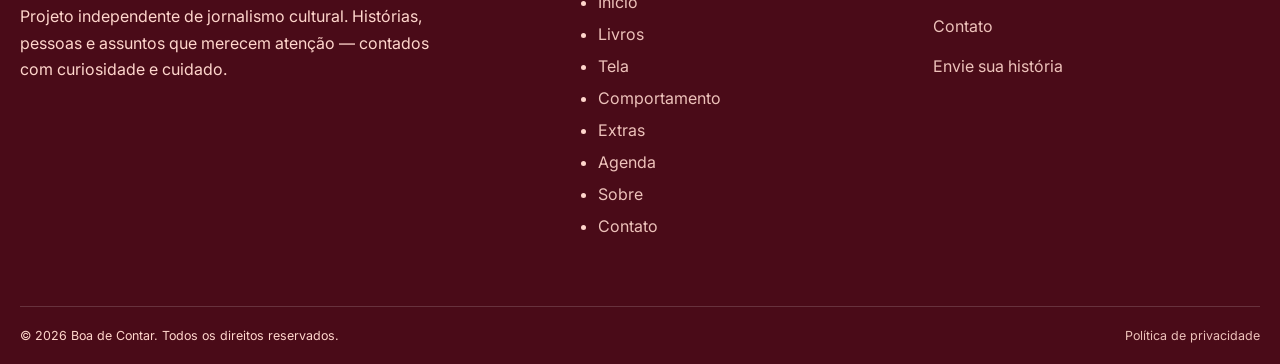
<file: exemplos/boa-de-contar/sobre/index.html>
<!doctype html>
<html lang="pt-BR">
<head>
<meta name="robots" content="noindex">
	<meta charset="UTF-8">
	<meta name="viewport" content="width=device-width, initial-scale=1">
	<script>
		(function () {
			try {
				var theme = localStorage.getItem('pb-theme') || 'bordo';
				var allowed = ['bordo', 'marinho', 'vermelho', 'escuro'];
				if (allowed.indexOf(theme) === -1) theme = 'bordo';
				document.documentElement.setAttribute('data-pb-theme', theme);
				var oldAccent = localStorage.getItem('pb-custom-color');
				var custom = {
					accent: localStorage.getItem('pb-custom-accent') || oldAccent || '#8b5cf6',
					background: localStorage.getItem('pb-custom-background') || '#0b0812',
					surface: localStorage.getItem('pb-custom-surface') || '#171123',
					border: localStorage.getItem('pb-custom-border') || '#6d28d9',
					text: localStorage.getItem('pb-custom-text') || '#f8f7fb'
				};
				var properties = { accent: '--pb-user-color', background: '--pb-custom-bg', surface: '--pb-custom-surface', border: '--pb-custom-border', text: '--pb-custom-text' };
				Object.keys(custom).forEach(function (key) {
					if (/^#[0-9a-f]{6}$/i.test(custom[key])) document.documentElement.style.setProperty(properties[key], custom[key]);
				});
				if (theme === 'custom') {
					var color = custom.accent;
					var red = parseInt(color.slice(1, 3), 16);
					var green = parseInt(color.slice(3, 5), 16);
					var blue = parseInt(color.slice(5, 7), 16);
					var contrast = ((red * 299 + green * 587 + blue * 114) / 1000) > 150 ? '#111318' : '#ffffff';
					document.documentElement.style.setProperty('--pb-on-accent', contrast);
					var backgroundLight = ((parseInt(custom.background.slice(1, 3), 16) * 299 + parseInt(custom.background.slice(3, 5), 16) * 587 + parseInt(custom.background.slice(5, 7), 16) * 114) / 1000) > 150;
					document.documentElement.style.colorScheme = backgroundLight ? 'light' : 'dark';
				}
			} catch (error) {
				document.documentElement.setAttribute('data-pb-theme', 'bordo');
			}
		}());
		/* Entradas suaves: só liga se o visitante não pediu menos movimento. Sem o script principal, tudo aparece normalmente. */
		(function () {
			var root = document.documentElement;
			try {
				if (!('IntersectionObserver' in window) || !window.matchMedia || window.matchMedia('(prefers-reduced-motion: reduce)').matches) return;
				root.classList.add('pb-motion');
				window.addEventListener('load', function () {
					if (!window.pbRevealReady) root.classList.remove('pb-motion');
				});
			} catch (error) {
				root.classList.remove('pb-motion');
			}
		}());
	</script>
	<title>Sobre &#8211; Boa de Contar</title>
<meta name='robots' content='max-image-preview:large' />
<link rel='dns-prefetch' href='//fonts.googleapis.com' />
<meta name="description" content="Toda boa história merece ser contada. O Boa de Contar é um projeto independente de jornalismo cultural que nasceu da vontade de olhar com curiosidade para o que acontece ao…">
<meta property="og:locale" content="pt_BR">
<meta property="og:site_name" content="Boa de Contar">
<meta property="og:type" content="website">
<meta property="og:title" content="Sobre &#8211; Boa de Contar">
<meta property="og:description" content="Toda boa história merece ser contada. O Boa de Contar é um projeto independente de jornalismo cultural que nasceu da vontade de olhar com curiosidade para o que acontece ao…">
<meta property="og:url" content="../sobre/">
<meta name="twitter:card" content="summary">
<link rel="icon" href="data:image/svg+xml,%3Csvg%20xmlns%3D%22http%3A%2F%2Fwww.w3.org%2F2000%2Fsvg%22%20viewBox%3D%220%200%2064%2064%22%3E%3Crect%20width%3D%2264%22%20height%3D%2264%22%20rx%3D%2214%22%20fill%3D%22%238e1d33%22%2F%3E%3Ctext%20x%3D%2232%22%20y%3D%2247%22%20font-family%3D%22Arial%20Black%2CArial%2Csans-serif%22%20font-size%3D%2242%22%20font-weight%3D%22900%22%20text-anchor%3D%22middle%22%20fill%3D%22%23ffd6cc%22%3Eb%3C%2Ftext%3E%3C%2Fsvg%3E">
<style id="wp-img-auto-sizes-contain-inline-css">
img:is([sizes=auto i],[sizes^="auto," i]){contain-intrinsic-size:3000px 1500px}
/*# sourceURL=wp-img-auto-sizes-contain-inline-css */
</style>
<style id="wp-emoji-styles-inline-css">

	img.wp-smiley, img.emoji {
		display: inline !important;
		border: none !important;
		box-shadow: none !important;
		height: 1em !important;
		width: 1em !important;
		margin: 0 0.07em !important;
		vertical-align: -0.1em !important;
		background: none !important;
		padding: 0 !important;
	}
/*# sourceURL=wp-emoji-styles-inline-css */
</style>
<style id="wp-block-library-inline-css">
:root{--wp-block-synced-color:#7a00df;--wp-block-synced-color--rgb:122,0,223;--wp-bound-block-color:var(--wp-block-synced-color);--wp-editor-canvas-background:#ddd;--wp-admin-theme-color:#007cba;--wp-admin-theme-color--rgb:0,124,186;--wp-admin-theme-color-darker-10:#006ba1;--wp-admin-theme-color-darker-10--rgb:0,107,160.5;--wp-admin-theme-color-darker-20:#005a87;--wp-admin-theme-color-darker-20--rgb:0,90,135;--wp-admin-border-width-focus:2px}@media (min-resolution:192dpi){:root{--wp-admin-border-width-focus:1.5px}}.wp-element-button{cursor:pointer}:root .has-very-light-gray-background-color{background-color:#eee}:root .has-very-dark-gray-background-color{background-color:#313131}:root .has-very-light-gray-color{color:#eee}:root .has-very-dark-gray-color{color:#313131}:root .has-vivid-green-cyan-to-vivid-cyan-blue-gradient-background{background:linear-gradient(135deg,#00d084,#0693e3)}:root .has-purple-crush-gradient-background{background:linear-gradient(135deg,#34e2e4,#4721fb 50%,#ab1dfe)}:root .has-hazy-dawn-gradient-background{background:linear-gradient(135deg,#faaca8,#dad0ec)}:root .has-subdued-olive-gradient-background{background:linear-gradient(135deg,#fafae1,#67a671)}:root .has-atomic-cream-gradient-background{background:linear-gradient(135deg,#fdd79a,#004a59)}:root .has-nightshade-gradient-background{background:linear-gradient(135deg,#330968,#31cdcf)}:root .has-midnight-gradient-background{background:linear-gradient(135deg,#020381,#2874fc)}:root{--wp--preset--font-size--normal:16px;--wp--preset--font-size--huge:42px}.has-regular-font-size{font-size:1em}.has-larger-font-size{font-size:2.625em}.has-normal-font-size{font-size:var(--wp--preset--font-size--normal)}.has-huge-font-size{font-size:var(--wp--preset--font-size--huge)}:root .has-text-align-center{text-align:center}:root .has-text-align-left{text-align:left}:root .has-text-align-right{text-align:right}.has-fit-text{white-space:nowrap!important}#end-resizable-editor-section{display:none}.aligncenter{clear:both}.items-justified-left{justify-content:flex-start}.items-justified-center{justify-content:center}.items-justified-right{justify-content:flex-end}.items-justified-space-between{justify-content:space-between}.screen-reader-text{word-wrap:normal!important;border:0;clip-path:inset(50%);height:1px;margin:-1px;overflow:hidden;padding:0;position:absolute;width:1px;word-break:normal!important}.screen-reader-text:focus{background-color:#ddd;clip-path:none;color:#444;display:block;font-size:1em;height:auto;left:5px;line-height:normal;padding:15px 23px 14px;text-decoration:none;top:5px;width:auto;z-index:100000}html :where(.has-border-color){border-style:solid}html :where([style^=border-color],[style*=";border-color"],[style*="; border-color"]){border-style:solid}html :where([style^=border-top-color],[style*=";border-top-color"],[style*="; border-top-color"]){border-top-style:solid}html :where([style^=border-right-color],[style*=";border-right-color"],[style*="; border-right-color"]){border-right-style:solid}html :where([style^=border-bottom-color],[style*=";border-bottom-color"],[style*="; border-bottom-color"]){border-bottom-style:solid}html :where([style^=border-left-color],[style*=";border-left-color"],[style*="; border-left-color"]){border-left-style:solid}html :where([style^=border-width],[style*=";border-width"],[style*="; border-width"]){border-style:solid}html :where([style^=border-top-width],[style*=";border-top-width"],[style*="; border-top-width"]){border-top-style:solid}html :where([style^=border-right-width],[style*=";border-right-width"],[style*="; border-right-width"]){border-right-style:solid}html :where([style^=border-bottom-width],[style*=";border-bottom-width"],[style*="; border-bottom-width"]){border-bottom-style:solid}html :where([style^=border-left-width],[style*=";border-left-width"],[style*="; border-left-width"]){border-left-style:solid}html :where(img[class*=wp-image-]){height:auto;max-width:100%}:where(figure){margin:0 0 1em}html :where(.is-position-sticky){--wp-admin--admin-bar--position-offset:var(--wp-admin--admin-bar--height,0px)}@media screen and (max-width:600px){html :where(.is-position-sticky){--wp-admin--admin-bar--position-offset:0px}}

/*# sourceURL=/wp-includes/css/dist/block-library/common.min.css */
</style>
<style id="wp-block-archives-inline-css">
.wp-block-archives{box-sizing:border-box}.wp-block-archives-dropdown label{display:block}
/*# sourceURL=../wp-includes/blocks/archives/style.min.css */
</style>
<style id="wp-block-categories-inline-css">
.wp-block-categories{box-sizing:border-box}.wp-block-categories.alignleft{margin-right:2em}.wp-block-categories.alignright{margin-left:2em}.wp-block-categories.wp-block-categories-dropdown.aligncenter{text-align:center}.wp-block-categories .wp-block-categories__label:not(.screen-reader-text){display:block;width:100%}
/*# sourceURL=../wp-includes/blocks/categories/style.min.css */
</style>
<style id="wp-block-heading-inline-css">
h1:where(.wp-block-heading).has-background,h2:where(.wp-block-heading).has-background,h3:where(.wp-block-heading).has-background,h4:where(.wp-block-heading).has-background,h5:where(.wp-block-heading).has-background,h6:where(.wp-block-heading).has-background{padding:1.25em 2.375em}h1.has-text-align-left[style*=writing-mode]:where([style*=vertical-lr]),h1.has-text-align-right[style*=writing-mode]:where([style*=vertical-rl]),h2.has-text-align-left[style*=writing-mode]:where([style*=vertical-lr]),h2.has-text-align-right[style*=writing-mode]:where([style*=vertical-rl]),h3.has-text-align-left[style*=writing-mode]:where([style*=vertical-lr]),h3.has-text-align-right[style*=writing-mode]:where([style*=vertical-rl]),h4.has-text-align-left[style*=writing-mode]:where([style*=vertical-lr]),h4.has-text-align-right[style*=writing-mode]:where([style*=vertical-rl]),h5.has-text-align-left[style*=writing-mode]:where([style*=vertical-lr]),h5.has-text-align-right[style*=writing-mode]:where([style*=vertical-rl]),h6.has-text-align-left[style*=writing-mode]:where([style*=vertical-lr]),h6.has-text-align-right[style*=writing-mode]:where([style*=vertical-rl]){rotate:180deg}
/*# sourceURL=../wp-includes/blocks/heading/style.min.css */
</style>
<style id="wp-block-latest-comments-inline-css">
:where(.wp-block-latest-comments){padding-left:0}ol.wp-block-latest-comments{box-sizing:border-box;margin-left:0}:where(.wp-block-latest-comments:not([style*=line-height] .wp-block-latest-comments__comment)){line-height:1.1}:where(.wp-block-latest-comments:not([style*=line-height] .wp-block-latest-comments__comment-excerpt p)){line-height:1.8}.has-dates :where(.wp-block-latest-comments:not([style*=line-height])),.has-excerpts :where(.wp-block-latest-comments:not([style*=line-height])){line-height:1.5}.wp-block-latest-comments__comment{list-style:none;margin-bottom:1em}.has-avatars .wp-block-latest-comments__comment{list-style:none;min-height:2.25em}.has-avatars .wp-block-latest-comments__comment .wp-block-latest-comments__comment-excerpt,.has-avatars .wp-block-latest-comments__comment .wp-block-latest-comments__comment-meta{margin-left:3.25em}.wp-block-latest-comments__comment-excerpt p{font-size:.875em;margin:.36em 0 1.4em}.wp-block-latest-comments__comment-date{display:block;font-size:.75em}.wp-block-latest-comments .avatar,.wp-block-latest-comments__comment-avatar{border-radius:1.5em;display:block;float:left;height:2.5em;margin-right:.75em;width:2.5em}.wp-block-latest-comments[class*=-font-size] a,.wp-block-latest-comments[style*=font-size] a{font-size:inherit}
/*# sourceURL=../wp-includes/blocks/latest-comments/style.min.css */
</style>
<style id="wp-block-latest-posts-inline-css">
.wp-block-latest-posts{box-sizing:border-box}.wp-block-latest-posts.alignleft{margin-right:2em}.wp-block-latest-posts.alignright{margin-left:2em}.wp-block-latest-posts.wp-block-latest-posts__list{list-style:none}.wp-block-latest-posts.wp-block-latest-posts__list li{clear:both;overflow-wrap:break-word}.wp-block-latest-posts.is-grid:not(.is-layout-grid){display:flex;flex-wrap:wrap}.wp-block-latest-posts.is-grid:not(.is-layout-grid) li{margin:0 1.25em 1.25em 0;width:100%}@media (min-width:600px){.wp-block-latest-posts.columns-2:not(.is-layout-grid) li{width:calc(50% - .625em)}.wp-block-latest-posts.columns-2:not(.is-layout-grid) li:nth-child(2n){margin-right:0}.wp-block-latest-posts.columns-3:not(.is-layout-grid) li{width:calc(33.33333% - .83333em)}.wp-block-latest-posts.columns-3:not(.is-layout-grid) li:nth-child(3n){margin-right:0}.wp-block-latest-posts.columns-4:not(.is-layout-grid) li{width:calc(25% - .9375em)}.wp-block-latest-posts.columns-4:not(.is-layout-grid) li:nth-child(4n){margin-right:0}.wp-block-latest-posts.columns-5:not(.is-layout-grid) li{width:calc(20% - 1em)}.wp-block-latest-posts.columns-5:not(.is-layout-grid) li:nth-child(5n){margin-right:0}.wp-block-latest-posts.columns-6:not(.is-layout-grid) li{width:calc(16.66667% - 1.04167em)}.wp-block-latest-posts.columns-6:not(.is-layout-grid) li:nth-child(6n){margin-right:0}}@media (max-width:600px){.wp-block-latest-posts-is-layout-grid[class*=columns-]:not(.has-native-responsive-grid){grid-template-columns:1fr}}:root :where(.wp-block-latest-posts.is-grid){padding:0}:root :where(.wp-block-latest-posts.wp-block-latest-posts__list){padding-left:0}.wp-block-latest-posts__post-author,.wp-block-latest-posts__post-date{display:block;font-size:.8125em}.wp-block-latest-posts__post-excerpt,.wp-block-latest-posts__post-full-content{margin-bottom:1em;margin-top:.5em}.wp-block-latest-posts__featured-image a{display:inline-block}.wp-block-latest-posts__featured-image img{height:auto;max-width:100%;width:auto}.wp-block-latest-posts__featured-image.alignleft{float:left;margin-right:1em}.wp-block-latest-posts__featured-image.alignright{float:right;margin-left:1em}.wp-block-latest-posts__featured-image.aligncenter{margin-bottom:1em;text-align:center}
/*# sourceURL=../wp-includes/blocks/latest-posts/style.min.css */
</style>
<style id="wp-block-paragraph-inline-css">
.is-small-text{font-size:.875em}.is-regular-text{font-size:1em}.is-large-text{font-size:2.25em}.is-larger-text{font-size:3em}.has-drop-cap:not(:focus):first-letter{float:left;font-size:8.4em;font-style:normal;font-weight:100;line-height:.68;margin:.05em .1em 0 0;text-transform:uppercase}body.rtl .has-drop-cap:not(:focus):first-letter{float:none;margin-left:.1em}p.has-drop-cap.has-background{overflow:hidden}:root :where(p.has-background){padding:1.25em 2.375em}:where(p.has-text-color:not(.has-link-color)) a{color:inherit}p.has-text-align-left[style*="writing-mode:vertical-lr"],p.has-text-align-right[style*="writing-mode:vertical-rl"]{rotate:180deg}
/*# sourceURL=../wp-includes/blocks/paragraph/style.min.css */
</style>
<style id="wp-block-search-inline-css">
.wp-block-search__button{margin-left:10px;word-break:normal}.wp-block-search__button.has-icon{line-height:0}.wp-block-search__button svg{fill:currentColor;height:1.25em;min-height:24px;min-width:24px;vertical-align:text-bottom;width:1.25em}:where(.wp-block-search__button){border:1px solid #ccc;padding:6px 10px}.wp-block-search__inside-wrapper{display:flex;flex:auto;flex-wrap:nowrap;max-width:100%}.wp-block-search__label{width:100%}.wp-block-search.wp-block-search__button-only .wp-block-search__button{box-sizing:border-box;display:flex;flex-shrink:0;justify-content:center;margin-left:0;max-width:100%}.wp-block-search.wp-block-search__button-only .wp-block-search__inside-wrapper{min-width:0!important;transition-property:width}.wp-block-search.wp-block-search__button-only .wp-block-search__input{flex-basis:100%;transition-duration:.3s}.wp-block-search.wp-block-search__button-only.wp-block-search__searchfield-hidden,.wp-block-search.wp-block-search__button-only.wp-block-search__searchfield-hidden .wp-block-search__inside-wrapper{overflow:hidden}.wp-block-search.wp-block-search__button-only.wp-block-search__searchfield-hidden .wp-block-search__input{border-left-width:0!important;border-right-width:0!important;flex-basis:0;flex-grow:0;margin:0;min-width:0!important;padding-left:0!important;padding-right:0!important;width:0!important}:where(.wp-block-search__input){-webkit-appearance:initial;-moz-appearance:initial;appearance:none;border:1px solid #949494;flex-grow:1;font-family:inherit;font-size:inherit;font-style:inherit;font-weight:inherit;letter-spacing:inherit;line-height:inherit;margin-left:0;margin-right:0;min-width:3rem;padding:8px;text-decoration:unset!important;text-transform:inherit}:where(.wp-block-search__button-inside .wp-block-search__inside-wrapper){background-color:#fff;border:1px solid #949494;box-sizing:border-box;padding:4px}:where(.wp-block-search__button-inside .wp-block-search__inside-wrapper) .wp-block-search__input{border:none;border-radius:0;padding:0 4px}:where(.wp-block-search__button-inside .wp-block-search__inside-wrapper) .wp-block-search__input:focus{outline:none}:where(.wp-block-search__button-inside .wp-block-search__inside-wrapper) :where(.wp-block-search__button){padding:4px 8px}.wp-block-search.aligncenter .wp-block-search__inside-wrapper{margin:auto}.wp-block[data-align=right] .wp-block-search.wp-block-search__button-only .wp-block-search__inside-wrapper{float:right}
/*# sourceURL=../wp-includes/blocks/search/style.min.css */
</style>
<style id="wp-block-group-inline-css">
.wp-block-group{box-sizing:border-box}:where(.wp-block-group.wp-block-group-is-layout-constrained){position:relative}
/*# sourceURL=../wp-includes/blocks/group/style.min.css */
</style>

<style id="classic-theme-styles-inline-css">
/*! This file is auto-generated */
.wp-block-button__link{color:#fff;background-color:#32373c;border-radius:9999px;box-shadow:none;text-decoration:none;padding:calc(.667em + 2px) calc(1.333em + 2px);font-size:1.125em}.wp-block-file__button{background:#32373c;color:#fff;text-decoration:none}
/*# sourceURL=/wp-includes/css/classic-themes.min.css */
</style>

<style id="global-styles-inline-css">
:root{--wp--preset--aspect-ratio--square: 1;--wp--preset--aspect-ratio--4-3: 4/3;--wp--preset--aspect-ratio--3-4: 3/4;--wp--preset--aspect-ratio--3-2: 3/2;--wp--preset--aspect-ratio--2-3: 2/3;--wp--preset--aspect-ratio--16-9: 16/9;--wp--preset--aspect-ratio--9-16: 9/16;--wp--preset--color--black: #000000;--wp--preset--color--cyan-bluish-gray: #abb8c3;--wp--preset--color--white: #ffffff;--wp--preset--color--pale-pink: #f78da7;--wp--preset--color--vivid-red: #cf2e2e;--wp--preset--color--luminous-vivid-orange: #ff6900;--wp--preset--color--luminous-vivid-amber: #fcb900;--wp--preset--color--light-green-cyan: #7bdcb5;--wp--preset--color--vivid-green-cyan: #00d084;--wp--preset--color--pale-cyan-blue: #8ed1fc;--wp--preset--color--vivid-cyan-blue: #0693e3;--wp--preset--color--vivid-purple: #9b51e0;--wp--preset--gradient--vivid-cyan-blue-to-vivid-purple: linear-gradient(135deg,rgb(6,147,227) 0%,rgb(155,81,224) 100%);--wp--preset--gradient--light-green-cyan-to-vivid-green-cyan: linear-gradient(135deg,rgb(122,220,180) 0%,rgb(0,208,130) 100%);--wp--preset--gradient--luminous-vivid-amber-to-luminous-vivid-orange: linear-gradient(135deg,rgb(252,185,0) 0%,rgb(255,105,0) 100%);--wp--preset--gradient--luminous-vivid-orange-to-vivid-red: linear-gradient(135deg,rgb(255,105,0) 0%,rgb(207,46,46) 100%);--wp--preset--gradient--very-light-gray-to-cyan-bluish-gray: linear-gradient(135deg,rgb(238,238,238) 0%,rgb(169,184,195) 100%);--wp--preset--gradient--cool-to-warm-spectrum: linear-gradient(135deg,rgb(74,234,220) 0%,rgb(151,120,209) 20%,rgb(207,42,186) 40%,rgb(238,44,130) 60%,rgb(251,105,98) 80%,rgb(254,248,76) 100%);--wp--preset--gradient--blush-light-purple: linear-gradient(135deg,rgb(255,206,236) 0%,rgb(152,150,240) 100%);--wp--preset--gradient--blush-bordeaux: linear-gradient(135deg,rgb(254,205,165) 0%,rgb(254,45,45) 50%,rgb(107,0,62) 100%);--wp--preset--gradient--luminous-dusk: linear-gradient(135deg,rgb(255,203,112) 0%,rgb(199,81,192) 50%,rgb(65,88,208) 100%);--wp--preset--gradient--pale-ocean: linear-gradient(135deg,rgb(255,245,203) 0%,rgb(182,227,212) 50%,rgb(51,167,181) 100%);--wp--preset--gradient--electric-grass: linear-gradient(135deg,rgb(202,248,128) 0%,rgb(113,206,126) 100%);--wp--preset--gradient--midnight: linear-gradient(135deg,rgb(2,3,129) 0%,rgb(40,116,252) 100%);--wp--preset--font-size--small: 13px;--wp--preset--font-size--medium: 20px;--wp--preset--font-size--large: 36px;--wp--preset--font-size--x-large: 42px;--wp--preset--spacing--20: 0.44rem;--wp--preset--spacing--30: 0.67rem;--wp--preset--spacing--40: 1rem;--wp--preset--spacing--50: 1.5rem;--wp--preset--spacing--60: 2.25rem;--wp--preset--spacing--70: 3.38rem;--wp--preset--spacing--80: 5.06rem;--wp--preset--shadow--natural: 6px 6px 9px rgba(0, 0, 0, 0.2);--wp--preset--shadow--deep: 12px 12px 50px rgba(0, 0, 0, 0.4);--wp--preset--shadow--sharp: 6px 6px 0px rgba(0, 0, 0, 0.2);--wp--preset--shadow--outlined: 6px 6px 0px -3px rgb(255, 255, 255), 6px 6px rgb(0, 0, 0);--wp--preset--shadow--crisp: 6px 6px 0px rgb(0, 0, 0);}.wp-block-button{--wp--preset--dimension--25: 25%;--wp--preset--dimension--50: 50%;--wp--preset--dimension--75: 75%;--wp--preset--dimension--100: 100%;}:where(body) { margin: 0; }:where(.is-layout-flex){gap: 0.5em;}:where(.is-layout-grid){gap: 0.5em;}body .is-layout-flex{display: flex;}.is-layout-flex{flex-wrap: wrap;align-items: center;}.is-layout-flex > :is(*, div){margin: 0;}body .is-layout-grid{display: grid;}.is-layout-grid > :is(*, div){margin: 0;}body{padding-top: 0px;padding-right: 0px;padding-bottom: 0px;padding-left: 0px;}:root :where(.wp-element-button, .wp-block-button__link){background-color: #32373c;border-width: 0;color: #fff;font-family: inherit;font-size: inherit;font-style: inherit;font-weight: inherit;letter-spacing: inherit;line-height: inherit;padding-top: calc(0.667em + 2px);padding-right: calc(1.333em + 2px);padding-bottom: calc(0.667em + 2px);padding-left: calc(1.333em + 2px);text-decoration: none;text-transform: inherit;}.has-black-color{color: var(--wp--preset--color--black) !important;}.has-cyan-bluish-gray-color{color: var(--wp--preset--color--cyan-bluish-gray) !important;}.has-white-color{color: var(--wp--preset--color--white) !important;}.has-pale-pink-color{color: var(--wp--preset--color--pale-pink) !important;}.has-vivid-red-color{color: var(--wp--preset--color--vivid-red) !important;}.has-luminous-vivid-orange-color{color: var(--wp--preset--color--luminous-vivid-orange) !important;}.has-luminous-vivid-amber-color{color: var(--wp--preset--color--luminous-vivid-amber) !important;}.has-light-green-cyan-color{color: var(--wp--preset--color--light-green-cyan) !important;}.has-vivid-green-cyan-color{color: var(--wp--preset--color--vivid-green-cyan) !important;}.has-pale-cyan-blue-color{color: var(--wp--preset--color--pale-cyan-blue) !important;}.has-vivid-cyan-blue-color{color: var(--wp--preset--color--vivid-cyan-blue) !important;}.has-vivid-purple-color{color: var(--wp--preset--color--vivid-purple) !important;}.has-black-background-color{background-color: var(--wp--preset--color--black) !important;}.has-cyan-bluish-gray-background-color{background-color: var(--wp--preset--color--cyan-bluish-gray) !important;}.has-white-background-color{background-color: var(--wp--preset--color--white) !important;}.has-pale-pink-background-color{background-color: var(--wp--preset--color--pale-pink) !important;}.has-vivid-red-background-color{background-color: var(--wp--preset--color--vivid-red) !important;}.has-luminous-vivid-orange-background-color{background-color: var(--wp--preset--color--luminous-vivid-orange) !important;}.has-luminous-vivid-amber-background-color{background-color: var(--wp--preset--color--luminous-vivid-amber) !important;}.has-light-green-cyan-background-color{background-color: var(--wp--preset--color--light-green-cyan) !important;}.has-vivid-green-cyan-background-color{background-color: var(--wp--preset--color--vivid-green-cyan) !important;}.has-pale-cyan-blue-background-color{background-color: var(--wp--preset--color--pale-cyan-blue) !important;}.has-vivid-cyan-blue-background-color{background-color: var(--wp--preset--color--vivid-cyan-blue) !important;}.has-vivid-purple-background-color{background-color: var(--wp--preset--color--vivid-purple) !important;}.has-black-border-color{border-color: var(--wp--preset--color--black) !important;}.has-cyan-bluish-gray-border-color{border-color: var(--wp--preset--color--cyan-bluish-gray) !important;}.has-white-border-color{border-color: var(--wp--preset--color--white) !important;}.has-pale-pink-border-color{border-color: var(--wp--preset--color--pale-pink) !important;}.has-vivid-red-border-color{border-color: var(--wp--preset--color--vivid-red) !important;}.has-luminous-vivid-orange-border-color{border-color: var(--wp--preset--color--luminous-vivid-orange) !important;}.has-luminous-vivid-amber-border-color{border-color: var(--wp--preset--color--luminous-vivid-amber) !important;}.has-light-green-cyan-border-color{border-color: var(--wp--preset--color--light-green-cyan) !important;}.has-vivid-green-cyan-border-color{border-color: var(--wp--preset--color--vivid-green-cyan) !important;}.has-pale-cyan-blue-border-color{border-color: var(--wp--preset--color--pale-cyan-blue) !important;}.has-vivid-cyan-blue-border-color{border-color: var(--wp--preset--color--vivid-cyan-blue) !important;}.has-vivid-purple-border-color{border-color: var(--wp--preset--color--vivid-purple) !important;}.has-vivid-cyan-blue-to-vivid-purple-gradient-background{background: var(--wp--preset--gradient--vivid-cyan-blue-to-vivid-purple) !important;}.has-light-green-cyan-to-vivid-green-cyan-gradient-background{background: var(--wp--preset--gradient--light-green-cyan-to-vivid-green-cyan) !important;}.has-luminous-vivid-amber-to-luminous-vivid-orange-gradient-background{background: var(--wp--preset--gradient--luminous-vivid-amber-to-luminous-vivid-orange) !important;}.has-luminous-vivid-orange-to-vivid-red-gradient-background{background: var(--wp--preset--gradient--luminous-vivid-orange-to-vivid-red) !important;}.has-very-light-gray-to-cyan-bluish-gray-gradient-background{background: var(--wp--preset--gradient--very-light-gray-to-cyan-bluish-gray) !important;}.has-cool-to-warm-spectrum-gradient-background{background: var(--wp--preset--gradient--cool-to-warm-spectrum) !important;}.has-blush-light-purple-gradient-background{background: var(--wp--preset--gradient--blush-light-purple) !important;}.has-blush-bordeaux-gradient-background{background: var(--wp--preset--gradient--blush-bordeaux) !important;}.has-luminous-dusk-gradient-background{background: var(--wp--preset--gradient--luminous-dusk) !important;}.has-pale-ocean-gradient-background{background: var(--wp--preset--gradient--pale-ocean) !important;}.has-electric-grass-gradient-background{background: var(--wp--preset--gradient--electric-grass) !important;}.has-midnight-gradient-background{background: var(--wp--preset--gradient--midnight) !important;}.has-small-font-size{font-size: var(--wp--preset--font-size--small) !important;}.has-medium-font-size{font-size: var(--wp--preset--font-size--medium) !important;}.has-large-font-size{font-size: var(--wp--preset--font-size--large) !important;}.has-x-large-font-size{font-size: var(--wp--preset--font-size--x-large) !important;}
:where(.wp-block-latest-posts.is-layout-flex){gap: 1.25em;}:where(.wp-block-latest-posts.is-layout-grid){gap: 1.25em;}
/*# sourceURL=global-styles-inline-css */
</style>

<link rel='stylesheet' id='pulso-brasil-fonts-css' href='https://fonts.googleapis.com/css2?family=Titan+One&#038;family=Inter:wght@400;500;600;700;800&#038;display=swap' media='all' />
<link rel='stylesheet' id='pulso-brasil-style-css' href='../wp-content/themes/pulso-brasil/style.css' media='all' />
<meta name="generator" content="WordPress 7.1.5" />
<link rel="canonical" href="../sobre/" />
<style>.pb-contact-card .pb-button--ghost{color:#fff!important}@media (max-width:900px){.pb-nav{box-shadow:none!important}}</style>
</head>
<body class="wp-singular page-template-default page page-id-17 wp-embed-responsive wp-theme-pulso-brasil"><div style="position:sticky;top:0;z-index:9999;display:flex;justify-content:center;gap:14px;flex-wrap:wrap;padding:10px 16px;background:#07081c;color:#ece6d8;font:600 13px/1.3 system-ui,sans-serif;letter-spacing:.02em"><span>Prévia do site <b>Boa de Contar</b>, feito pela Vitrine Estúdio</span><a href="../../../" style="color:#d6ff1f">← Voltar para a Vitrine</a></div>
<a class="screen-reader-text" href="#conteudo">Pular para o conteúdo</a>




<header class="pb-container pb-sticker-head">
			<a class="pb-sticker-brand" href="../" rel="home">boa de <span>contar</span></a>
		<p class="pb-sticker-head__tagline">Histórias, pessoas e assuntos que merecem atenção</p>
</header>

<div class="pb-navbar pb-navbar--adesivo">
	<div class="pb-container pb-navbar__inner">
		<button class="pb-menu-toggle" type="button" aria-expanded="false" aria-controls="menu-principal" aria-label="Abrir menu">
			<svg width="22" height="22" viewBox="0 0 24 24" aria-hidden="true"><path fill="currentColor" d="M3 6h18v2H3zm0 5h18v2H3zm0 5h18v2H3z"/></svg>
		</button>
		<nav id="menu-principal" class="pb-nav" aria-label="Menu principal">
			<ul><li><a href="../">Início</a></li><li><a href="../">Livros</a></li><li><a href="../">Tela</a></li><li><a href="../">Comportamento</a></li><li><a href="../">Extras</a></li><li><a href="../">Agenda</a></li><li><a href="../sobre/">Sobre</a></li><li><a href="../contato/">Contato</a></li></ul>		</nav>
		<button class="pb-theme-toggle" type="button" aria-expanded="false" aria-controls="cores-do-site" aria-label="Mudar cores do site" title="Mudar cores">
			<svg width="22" height="22" viewBox="0 0 24 24" aria-hidden="true"><path fill="currentColor" d="M12 3a9 9 0 0 0 0 18h1.45a2.4 2.4 0 0 0 1.32-4.4l-.18-.12a.65.65 0 0 1 .36-1.19H17A4 4 0 0 0 21 11.3C21 6.72 16.96 3 12 3Zm-4.5 9.2a1.35 1.35 0 1 1 0-2.7 1.35 1.35 0 0 1 0 2.7Zm2.15-4.05a1.35 1.35 0 1 1 0-2.7 1.35 1.35 0 0 1 0 2.7Zm4.55-.35a1.35 1.35 0 1 1 0-2.7 1.35 1.35 0 0 1 0 2.7Zm3.15 3.35a1.35 1.35 0 1 1 0-2.7 1.35 1.35 0 0 1 0 2.7Z"/></svg>
		</button>
		<button class="pb-search-toggle" type="button" aria-expanded="false" aria-controls="busca-do-site" aria-label="Abrir busca">
			<svg width="21" height="21" viewBox="0 0 24 24" aria-hidden="true"><path fill="currentColor" d="m20.7 19.3-4.1-4.1a7.5 7.5 0 1 0-1.4 1.4l4.1 4.1a1 1 0 0 0 1.4-1.4ZM5 10.5a5.5 5.5 0 1 1 11 0 5.5 5.5 0 0 1-11 0Z"/></svg>
		</button>
	</div>
	<div id="cores-do-site" class="pb-theme-panel" hidden>
		<div class="pb-container pb-theme-panel__inner">
			<strong class="pb-theme-panel__title">Aparência</strong>
			<div class="pb-theme-options" role="group" aria-label="Escolha as cores do site">
				<button class="pb-theme-option" type="button" data-pb-theme-choice="bordo" aria-pressed="false"><span class="pb-theme-swatch pb-theme-swatch--bordo" aria-hidden="true"></span>Bordô</button>
				<button class="pb-theme-option" type="button" data-pb-theme-choice="vermelho" aria-pressed="false"><span class="pb-theme-swatch pb-theme-swatch--vermelho" aria-hidden="true"></span>Vermelho</button>
				<button class="pb-theme-option" type="button" data-pb-theme-choice="marinho" aria-pressed="false"><span class="pb-theme-swatch pb-theme-swatch--marinho" aria-hidden="true"></span>Marinho</button>
				<button class="pb-theme-option" type="button" data-pb-theme-choice="escuro" aria-pressed="false"><span class="pb-theme-swatch pb-theme-swatch--escuro" aria-hidden="true"></span>Escuro</button>
			</div>
			<div class="pb-customizer-fields" aria-label="Personalização detalhada das cores">
				<label class="pb-color-picker" for="pb-cor-destaque"><span>Destaque</span><input id="pb-cor-destaque" type="color" value="#8b5cf6" data-pb-custom-var="accent"></label>
				<label class="pb-color-picker" for="pb-cor-fundo"><span>Fundo</span><input id="pb-cor-fundo" type="color" value="#0b0812" data-pb-custom-var="background"></label>
				<label class="pb-color-picker" for="pb-cor-superficie"><span>Cartões</span><input id="pb-cor-superficie" type="color" value="#171123" data-pb-custom-var="surface"></label>
				<label class="pb-color-picker" for="pb-cor-borda"><span>Bordas</span><input id="pb-cor-borda" type="color" value="#6d28d9" data-pb-custom-var="border"></label>
				<label class="pb-color-picker" for="pb-cor-texto"><span>Texto</span><input id="pb-cor-texto" type="color" value="#f8f7fb" data-pb-custom-var="text"></label>
				<button class="pb-color-reset" type="button">Restaurar</button>
			</div>
		</div>
	</div>
	<div id="busca-do-site" class="pb-search-panel">
		<div class="pb-container"><form role="search" method="get" class="pb-search-form" action="../">
	<label>
		<span class="screen-reader-text">Pesquisar por:</span>
		<input type="search" placeholder="Busque uma história, um autor ou um tema…" value="" name="s">
	</label>
	<button type="submit">Buscar</button>
</form>

</div>
	</div>
</div>

				

<main id="conteudo" class="pb-site-main">
	<header class="pb-page-header"><div class="pb-container" data-pb-reveal="hero"><h1>Sobre</h1></div></header>
	<div class="pb-container pb-article-layout">
		<article class="pb-article-content">
<p class="pb-epigraph wp-block-paragraph">Toda boa história merece ser contada.</p>



<p class="wp-block-paragraph">O Boa de Contar é um projeto independente de jornalismo cultural que nasceu da vontade de olhar com curiosidade para o que acontece ao nosso redor e contar histórias que merecem ser conhecidas.</p>



<p class="wp-block-paragraph">Por aqui, a cultura é o ponto de partida para explorar diferentes assuntos: literatura, cinema, séries, comportamento, entretenimento, pessoas e acontecimentos que despertam interesse, provocam conversas ou simplesmente nos fazem descobrir algo novo.</p>



<p class="wp-block-paragraph">Mais do que acompanhar lançamentos e novidades, a proposta é encontrar boas histórias por trás deles. Conhecer personagens, explorar diferentes perspectivas e olhar para assuntos cotidianos com um pouco mais de atenção.</p>



<p class="wp-block-paragraph">O Boa de Contar é um espaço para o jornalismo feito com curiosidade, criatividade e interesse genuíno pelas histórias que nos cercam.</p>



<h2 class="wp-block-heading">Quem está por trás?</h2>



<p class="wp-block-paragraph">O projeto é idealizado por Rafaela Trevisan, jornalista formada pela Faculdade da Serra Gaúcha, apaixonada por cultura, comunicação e pelas diferentes maneiras de contar histórias.</p>



<p class="wp-block-paragraph">O Boa de Contar também é um espaço de experimentação, pesquisa e construção de um jornalismo autoral, independente e em constante movimento.</p>


</article>
		<aside class="pb-sidebar" aria-label="Barra lateral">
	<div class="pb-sidebar__sticky" data-pb-reveal-children>
					<section id="block-2" class="pb-widget widget widget_block widget_search"><form role="search" method="get" action="../" class="wp-block-search__button-outside wp-block-search__text-button wp-block-search" ><label class="wp-block-search__label" for="wp-block-search__input-1" >Pesquisar</label><div class="wp-block-search__inside-wrapper" ><input class="wp-block-search__input" id="wp-block-search__input-1" placeholder="" value="" type="search" name="s" required /><button aria-label="Pesquisar" class="wp-block-search__button wp-element-button" type="submit" >Pesquisar</button></div></form></section><section id="block-3" class="pb-widget widget widget_block"><div class="wp-block-group"><div class="wp-block-group__inner-container is-layout-flow wp-block-group-is-layout-flow"><h2 class="wp-block-heading">Posts recentes</h2><ul class="wp-block-latest-posts__list wp-block-latest-posts is-layout-flow wp-block-latest-posts-is-layout-flow"></ul></div></div></section><section id="block-4" class="pb-widget widget widget_block"><div class="wp-block-group"><div class="wp-block-group__inner-container is-layout-flow wp-block-group-is-layout-flow"><h2 class="wp-block-heading">Comentários</h2><div class="no-comments wp-block-latest-comments">Nenhum comentário para mostrar.</div></div></div></section><section id="block-5" class="pb-widget widget widget_block"><div class="wp-block-group"><div class="wp-block-group__inner-container is-layout-flow wp-block-group-is-layout-flow"><h2 class="wp-block-heading">Arquivos</h2><ul class="wp-block-archives-list wp-block-archives">	<li><a href='../'>novembro 2026</a></li>
</ul></div></div></section><section id="block-6" class="pb-widget widget widget_block"><div class="wp-block-group"><div class="wp-block-group__inner-container is-layout-flow wp-block-group-is-layout-flow"><h2 class="wp-block-heading">Categorias</h2><ul class="wp-block-categories-list wp-block-categories-taxonomy-category wp-block-categories">	<li class="cat-item cat-item-13"><a href="../">Livros</a>
</li>
</ul></div></div></section>			</div>
</aside>

	</div>
		</main>

	<footer class="pb-site-footer">
		<div class="pb-container pb-footer__motto" data-pb-reveal="up">toda boa história merece ser contada.</div>
		<div class="pb-container pb-footer__top">
			<div class="pb-footer__brand" data-pb-reveal="up">
				<a class="pb-brand" href="../">
					<span class="pb-brand__name">Boa de Contar<span>.</span></span>
				</a>
				<p>Projeto independente de jornalismo cultural. Histórias, pessoas e assuntos que merecem atenção — contados com curiosidade e cuidado.</p>
			</div>
			<div>
				<h2 class="pb-footer__title">Editorias</h2>
				<nav class="pb-footer__links" aria-label="Menu do rodapé">
					<ul><li><a href="../">Início</a></li><li><a href="../">Livros</a></li><li><a href="../">Tela</a></li><li><a href="../">Comportamento</a></li><li><a href="../">Extras</a></li><li><a href="../">Agenda</a></li><li><a href="../sobre/">Sobre</a></li><li><a href="../contato/">Contato</a></li></ul>				</nav>
			</div>
			<div>
				<h2 class="pb-footer__title">Contato e redes</h2>
				<div class="pb-footer__links">
										<a href="#email-oculto">e-mail oculto na prévia</a>										<a href="../contato/">Contato</a>
					<a href="../envie-sua-historia/">Envie sua história</a>
				</div>
			</div>
		</div>
		<div class="pb-container pb-footer__bottom">
			<span>&copy; 2026 Boa de Contar. Todos os direitos reservados.</span>
			<a href="../politica-de-privacidade/">Política de privacidade</a>
		</div>
	</footer>

	<script type="speculationrules">
{"prefetch":[{"source":"document","where":{"and":[{"href_matches":"/*"},{"not":{"href_matches":["/wp-*.php","/wp-admin/*","/wp-content/uploads/*","/wp-content/*","/wp-content/plugins/*","/wp-content/themes/pulso-brasil/*","/*\\?(.+)"]}},{"not":{"selector_matches":"a[rel~=\"nofollow\"]"}},{"not":{"selector_matches":".no-prefetch, .no-prefetch a"}}]},"eagerness":"conservative"}]}
</script>
<script id="pulso-brasil-main-js" src="../wp-content/themes/pulso-brasil/assets/js/main.js"></script>
<script id="wp-emoji-settings" type="application/json">
{"baseUrl":"https://s.w.org/images/core/emoji/17.0.2/72x72/","ext":".png","svgUrl":"https://s.w.org/images/core/emoji/17.0.2/svg/","svgExt":".svg","source":{"concatemoji":"../wp-includes/js/wp-emoji-release.min.js"}}
</script>
<script type="module">
/*! This file is auto-generated */
var e="script#wp-emoji-settings",t=document.querySelector(e);if(!(t instanceof HTMLScriptElement))throw new Error("Element missing: "+e);const r=JSON.parse(t.text),s=(window._wpemojiSettings=r,"wpEmojiSettingsSupports"),o=["flag","emoji"];function i(e){try{var t={supportTests:e,timestamp:(new Date).valueOf()};sessionStorage.setItem(s,JSON.stringify(t))}catch(e){}}function c(e,t,n){e.clearRect(0,0,e.canvas.width,e.canvas.height),e.fillText(t,0,0);t=new Uint32Array(e.getImageData(0,0,e.canvas.width,e.canvas.height).data);e.clearRect(0,0,e.canvas.width,e.canvas.height),e.fillText(n,0,0);const r=new Uint32Array(e.getImageData(0,0,e.canvas.width,e.canvas.height).data);return t.every((e,t)=>e===r[t])}function p(e,t){e.clearRect(0,0,e.canvas.width,e.canvas.height),e.fillText(t,0,0);var n=e.getImageData(16,16,1,1);for(let e=0;e<n.data.length;e++)if(0!==n.data[e])return!1;return!0}function u(e,t,n,r){switch(t){case"flag":return n(e,"\ud83c\udff3\ufe0f\u200d\u26a7\ufe0f","\ud83c\udff3\ufe0f\u200b\u26a7\ufe0f")?!1:!n(e,"\ud83c\udde8\ud83c\uddf6","\ud83c\udde8\u200b\ud83c\uddf6")&&!n(e,"\ud83c\udff4\udb40\udc67\udb40\udc62\udb40\udc65\udb40\udc6e\udb40\udc67\udb40\udc7f","\ud83c\udff4\u200b\udb40\udc67\u200b\udb40\udc62\u200b\udb40\udc65\u200b\udb40\udc6e\u200b\udb40\udc67\u200b\udb40\udc7f");case"emoji":return!r(e,"\ud83e\u1fac8")}return!1}function f(e,t,n,r){let a;const s=(a="undefined"!=typeof WorkerGlobalScope&&self instanceof WorkerGlobalScope?new OffscreenCanvas(300,150):document.createElement("canvas")).getContext("2d",{willReadFrequently:!0}),o=(s.textBaseline="top",s.font="600 32px Arial",{});return e.forEach(e=>{o[e]=t(s,e,n,r)}),o}function a(e){var t=document.createElement("script");t.src=e,t.defer=!0,document.head.appendChild(t)}r.supports={everything:!0,everythingExceptFlag:!0},new Promise(t=>{let n=function(){try{var e=JSON.parse(sessionStorage.getItem(s));if("object"==typeof e&&"number"==typeof e.timestamp&&(new Date).valueOf()<e.timestamp+604800&&"object"==typeof e.supportTests)return e.supportTests}catch(e){}return null}();if(!n){if("undefined"!=typeof Worker&&"undefined"!=typeof OffscreenCanvas&&"undefined"!=typeof URL&&URL.createObjectURL&&"undefined"!=typeof Blob)try{var e="postMessage("+f.toString()+"("+[JSON.stringify(o),u.toString(),c.toString(),p.toString()].join(",")+"));",r=new Blob([e],{type:"text/javascript"});const a=new Worker(URL.createObjectURL(r),{name:"wpTestEmojiSupports"});return void(a.onmessage=e=>{i(n=e.data),a.terminate(),t(n)})}catch(e){}i(n=f(o,u,c,p))}t(n)}).then(e=>{for(const n in e)r.supports[n]=e[n],r.supports.everything=r.supports.everything&&r.supports[n],"flag"!==n&&(r.supports.everythingExceptFlag=r.supports.everythingExceptFlag&&r.supports[n]);var t;r.supports.everythingExceptFlag=r.supports.everythingExceptFlag&&!r.supports.flag,r.supports.everything||((t=r.source||{}).concatemoji?a(t.concatemoji):t.wpemoji&&t.twemoji&&(a(t.twemoji),a(t.wpemoji)))});
//# sourceURL=../wp-includes/js/wp-emoji-loader.min.js
</script>
<script>document.addEventListener("click",function(e){var a=e.target.closest("a[href='#email-oculto']");if(a){e.preventDefault();alert("Nesta prévia o e-mail fica oculto.");}});</script></body>
</html>
</file>
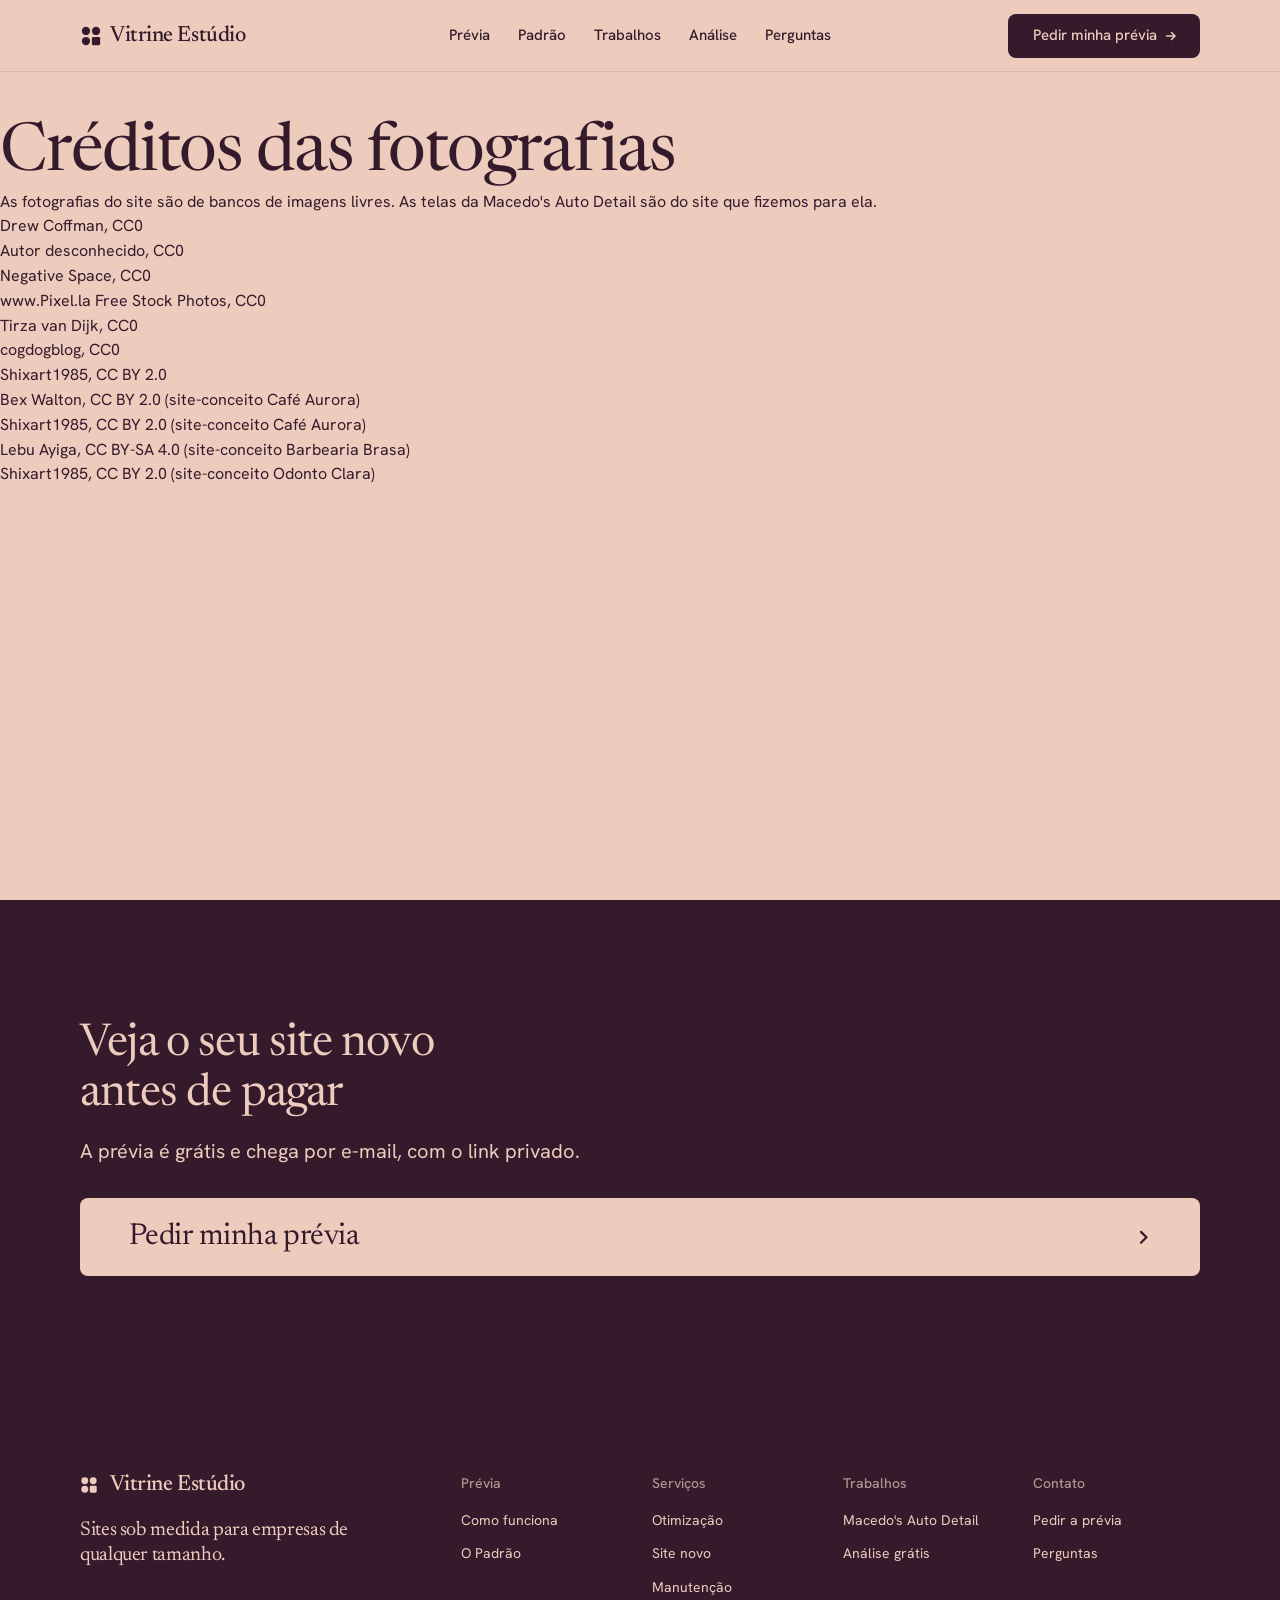
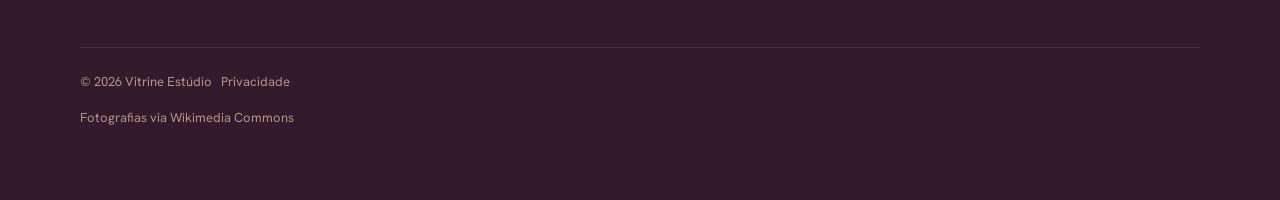
<file: credits.html>
<!doctype html>
<html lang="pt-BR" data-type="service" data-radius="soft" data-buttons="arrow" data-motion>
<head>
<meta charset="utf-8">
<meta name="viewport" content="width=device-width, initial-scale=1, viewport-fit=cover">
<title>Vitrine Estúdio: créditos das fotografias</title>
<meta name="description" content="Autores, licenças e páginas de origem das fotografias do site do Vitrine Estúdio.">
<meta property="og:type" content="website">
<meta property="og:title" content="Vitrine Estúdio: sites sob medida para empresas">
<meta property="og:description" content="Veja o seu site novo pronto antes de pagar: a Prévia Vitrine.">
<meta property="og:image" content="share.jpg">
<meta name="twitter:card" content="summary_large_image">
<link rel="icon" href="favicon.svg" type="image/svg+xml">
<meta name="theme-color" content="#edccbe">
<!-- <link rel="canonical" href="https://vitrineestudio.com.br/"> quando o domínio existir -->
<meta name="site-kind" content="other">
<meta name="page-type" content="service">
<link rel="preconnect" href="https://fonts.googleapis.com">
<link rel="preconnect" href="https://fonts.gstatic.com" crossorigin>
<link href="https://fonts.googleapis.com/css2?family=Newsreader:opsz,wght@6..72,400..700&family=Hanken+Grotesk:wght@400..600&display=swap" rel="stylesheet">
<link rel="stylesheet" href="assets/system.css">
<link rel="stylesheet" href="assets/ui/cards.css">
<link rel="stylesheet" href="assets/motion/motion.css">
<link rel="stylesheet" href="assets/backgrounds/backgrounds.css">
<link rel="stylesheet" href="assets/layout/layout.css">
<link rel="stylesheet" href="assets/icons/icon.css">
<style>
:root {
  --p-bg: #edccbe; --p-surface: #e8c2b2; --p-ink: #351a2b; --p-muted: #6c4857;
  --p-accent: #351a2b; --p-accent-ink: #edccbe; --p-action: #351a2b; --p-action-ink: #edccbe;
  --p-inv-bg: #351a2b; --p-inv-surface: #402534; --p-inv-ink: #edccbe; --p-inv-muted: #b2938f;
  --p-inv-accent: #edccbe; --p-inv-accent-ink: #351a2b; --p-inv-action: #edccbe; --p-inv-action-ink: #351a2b;
  --font-display: "Newsreader", Georgia, serif;
  --font-text: "Hanken Grotesk", system-ui, sans-serif;
  --display-weight: 400;
  --display-tracking: -0.018em;
  --display-tracking-xl: -0.025em;
  --ly-scale: 1.06;
}
</style>
<script>document.documentElement.classList.add('m-enter');setTimeout(()=>document.documentElement.classList.add('m-enter-done'),700)</script>
<script>document.documentElement.classList.add('mo-js');setTimeout(()=>document.documentElement.classList.add('mo-safe'),2500)</script>
<link rel="stylesheet" href="css/pagina.css">
</head>
<body>
<header class="nav nav--centre">
  <div class="wrap nav__bar">
    <a class="skip-link" href="#top">Pular para o conteúdo</a>
    <a class="nav__logo" href="#top"><span class="mark" data-mark="dots" aria-hidden="true"></span>Vitrine Estúdio</a>
    <nav class="nav__links" aria-label="Principal">
      <div class="nav__item"><a class="nav__link" href="index.html#previa">Prévia</a></div>
      <div class="nav__item"><a class="nav__link" href="index.html#padrao">Padrão</a></div>
      <div class="nav__item"><a class="nav__link" href="index.html#trabalhos">Trabalhos</a></div>
      <div class="nav__item"><a class="nav__link" href="index.html#analise">Análise</a></div>
      <div class="nav__item"><a class="nav__link" href="index.html#faq">Perguntas</a></div>
    </nav>
    <div class="nav__actions">
      <a class="btn btn--primary" href="index.html#contact-form">Pedir minha prévia</a>
    </div>
    <button class="nav__toggle" type="button" aria-expanded="false" aria-label="Menu">
      <svg width="18" height="18" viewBox="0 0 18 18" aria-hidden="true"><path d="M2 5h14M2 13h14" stroke="currentColor" stroke-width="1.6" stroke-linecap="round"/></svg>
    </button>
  </div>
</header>

<main id="top">
  <section class="credits-list" id="credits" aria-labelledby="credits-h">
    <h1 id="credits-h">Créditos das fotografias</h1>
    <p>As fotografias do site são de bancos de imagens livres. As telas da Macedo's Auto Detail são do site que fizemos para ela.</p>
    <ul>
      <li><a href="https://commons.wikimedia.org/wiki/File:Empty_coffee_shop_interior_with_wooden_table_and_water_skis.jpg">Drew Coffman</a>, <a href="http://creativecommons.org/publicdomain/zero/1.0/deed.en">CC0</a></li>
      <li><a href="https://commons.wikimedia.org/wiki/File:Smartphone-mobile-hand-technology-internet-finger.jpg">Autor desconhecido</a>, <a href="http://creativecommons.org/publicdomain/zero/1.0/deed.en">CC0</a></li>
      <li><a href="https://commons.wikimedia.org/wiki/File:Laptop_Programmcode.jpg">Negative Space</a>, <a href="http://creativecommons.org/publicdomain/zero/1.0/deed.en">CC0</a></li>
      <li><a href="https://commons.wikimedia.org/wiki/File:Hands-coffee-smartphone-technology_(23698591814).jpg">www.Pixel.la Free Stock Photos</a>, <a href="http://creativecommons.org/publicdomain/zero/1.0/deed.en">CC0</a></li>
      <li><a href="https://commons.wikimedia.org/wiki/File:Laptop_coding_programs_(Unsplash).jpg">Tirza van Dijk</a>, <a href="http://creativecommons.org/publicdomain/zero/1.0/deed.en">CC0</a></li>
      <li><a href="https://commons.wikimedia.org/wiki/File:Web_Site_Ideas_That_Never_Came_To_Be_(117805014).jpg">cogdogblog</a>, <a href="http://creativecommons.org/publicdomain/zero/1.0/deed.en">CC0</a></li>
      <li><a href="https://commons.wikimedia.org/wiki/File:Woman_sitting_in_cafe_enjoying_coffee_and_using_smartphone_while_laptop_rests_on_table.jpg">Shixart1985</a>, <a href="https://creativecommons.org/licenses/by/2.0">CC BY 2.0</a></li>
      <li><a href="https://commons.wikimedia.org/wiki/File:Latte_and_dark_coffee.jpg">Bex Walton</a>, <a href="https://creativecommons.org/licenses/by/2.0">CC BY 2.0</a> (site-conceito Café Aurora)</li>
      <li><a href="https://commons.wikimedia.org/wiki/File:Barista_prepares_espresso_at_coffee_shop.jpg">Shixart1985</a>, <a href="https://creativecommons.org/licenses/by/2.0">CC BY 2.0</a> (site-conceito Café Aurora)</li>
      <li><a href="https://commons.wikimedia.org/wiki/File:Barber_and_smiling_customer_in_a_Kenyan_barbershop.jpg">Lebu Ayiga</a>, <a href="https://creativecommons.org/licenses/by-sa/4.0">CC BY-SA 4.0</a> (site-conceito Barbearia Brasa)</li>
      <li><a href="https://commons.wikimedia.org/wiki/File:Child_receives_dental_care_in_a_clinic_with_a_smiling_dentist.jpg">Shixart1985</a>, <a href="https://creativecommons.org/licenses/by/2.0">CC BY 2.0</a> (site-conceito Odonto Clara)</li>
    </ul>
  </section>
</main>

<footer class="footer closing footer--dark ground-inverse" id="contact" aria-labelledby="close-h">
  <div class="wrap">
    <div class="closing__cta close--type">
      <div class="section-head">
        <h2 id="close-h">Veja o seu site novo antes de pagar</h2>
        <p>A prévia é grátis e chega por e-mail, com o link privado.</p>
      </div>
      <a class="btn btn--primary btn--xl btn--wide" href="index.html#contact-form">Pedir minha prévia<svg class="m-arrow" viewBox="0 0 12 12" aria-hidden="true"><path class="m-arrow__stem" d="M1 6h8"/><path class="m-arrow__head" d="M4.5 2.5 8 6l-3.5 3.5"/></svg></a>
    </div>
    <div class="closing__links">
      <div class="grid">
        <div class="span-4 stack-4">
          <a class="nav__logo" href="#top"><span class="mark" data-mark="dots" aria-hidden="true"></span>Vitrine Estúdio</a>
          <p class="footer__lede">Sites sob medida para empresas de qualquer tamanho.</p>
        </div>
        <div class="span-2 footer__col"><h3>Prévia</h3><ul><li><a href="index.html#previa">Como funciona</a></li><li><a href="index.html#padrao">O Padrão</a></li></ul></div>
        <div class="span-2 footer__col"><h3>Serviços</h3><ul><li><a href="index.html#servicos">Otimização</a></li><li><a href="index.html#servicos">Site novo</a></li><li><a href="index.html#servicos">Manutenção</a></li></ul></div>
        <div class="span-2 footer__col"><h3>Trabalhos</h3><ul><li><a href="index.html#trabalhos">Macedo's Auto Detail</a></li><li><a href="index.html#analise">Análise grátis</a></li></ul></div>
        <div class="span-2 footer__col"><h3>Contato</h3><ul><li><a href="index.html#contact-form">Pedir a prévia</a></li><li><a href="index.html#faq">Perguntas</a></li></ul></div>
      </div>
      <div class="footer__legal">
        <span>&copy; 2026 Vitrine Estúdio &nbsp; <a href="privacidade.html">Privacidade</a></span>
        <div class="socials"></div>
        <a class="credits" href="credits.html">Fotografias via Wikimedia Commons</a>
      </div>
    </div>
  </div>
</footer>

<nav class="actionbar" aria-label="Ações rápidas">
  <a class="btn btn--primary" href="index.html#contact-form">Pedir minha prévia</a>
</nav>

<script type="module" src="assets/system.js"></script>
<script type="module" src="assets/motion/motion.js"></script>
<script type="module" src="assets/layout/layout.js"></script>
</body>
</html>
</file>
<file: css/v9.css>
/* Vitrine Estúdio v9: "Showroom à noite". Piso preto polido, planos que se sobrepõem, uma luz vinda do alto à esquerda.
   Quatro degraus de cinza fazem a hierarquia; só a ação principal ganha o branco cheio. */

@font-face { font-family: "Schibsted Grotesk"; src: url("../assets/fonts/schibsted-grotesk-v7.woff2") format("woff2"); font-weight: 400 900; font-style: normal; font-display: swap; }
@font-face { font-family: "Mrs Saint Delafield"; src: url("../assets/fonts/mrs-saint-delafield-latin.woff2") format("woff2"); font-weight: 400; font-style: normal; font-display: swap; }

:root {
  --bg: #0a0a0a;          /* piso */
  --s1: #151515;          /* primeiro plano */
  --s2: #202020;          /* segundo plano */
  --s3: #2b2b2b;          /* aresta acesa */
  --ink: #ededed;         /* texto principal */
  --ink-2: #b3b5b9;       /* texto de apoio */
  --ink-3: #8a8f96;       /* aço: rótulos e detalhes */
  --line: rgb(255 255 255 / .08);
  --line-2: rgb(255 255 255 / .15);
  --metal: linear-gradient(180deg, #d4d7db 0%, #8a8f96 55%, #5d6168 100%);
  --error: #ff9b8f;
  --font: "Schibsted Grotesk", system-ui, sans-serif;
  --sign: "Mrs Saint Delafield", cursive;
  --r: 14px;
  --g: clamp(16px, 4vw, 56px);
  --max: 1240px;
  --pad: max(var(--g), (100% - var(--max)) / 2);
  --ease: cubic-bezier(.16, 1, .3, 1);
  /* a luz vem do alto à esquerda: toda sombra cai para baixo e para a direita */
  --shadow: 18px 34px 70px -28px rgb(0 0 0 / .85), 4px 8px 18px -8px rgb(0 0 0 / .6);
  --edge: inset 1px 1px 0 rgb(255 255 255 / .07);
  color-scheme: dark;
}

*, *::before, *::after { box-sizing: border-box; }
html { scroll-behavior: smooth; scroll-padding-top: 84px; -webkit-text-size-adjust: 100%; scrollbar-color: var(--s3) var(--bg); }
body { margin: 0; background: var(--bg); color: var(--ink); font: 400 17px/1.6 var(--font); -webkit-font-smoothing: antialiased; overflow-x: clip; }
img { display: block; max-width: 100%; height: auto; }
a { color: inherit; text-underline-offset: .22em; text-decoration-thickness: 1px; }
h1, h2, h3 { margin: 0; font-weight: 700; text-wrap: balance; }
p { margin: 0; text-wrap: pretty; }
ul, ol { margin: 0; padding: 0; }
figure { margin: 0; }
::selection { background: var(--ink); color: var(--bg); }
:focus-visible { outline: 2px solid var(--ink); outline-offset: 3px; border-radius: 6px; }
input, textarea, button { font: inherit; color: inherit; caret-color: var(--ink); }
::-webkit-scrollbar { width: 10px; }
::-webkit-scrollbar-track { background: var(--bg); }
::-webkit-scrollbar-thumb { background: var(--s3); border-radius: 10px; border: 2px solid var(--bg); }

.skip { position: absolute; left: 12px; top: -60px; z-index: 100; padding: 10px 16px; background: var(--ink); color: var(--bg); border-radius: 8px; }
.skip:focus { top: 12px; }

/* Botões: o branco cheio é só da ação principal */
.btn { display: inline-flex; align-items: center; justify-content: center; gap: 10px; min-height: 52px; padding: 0 26px; border-radius: 999px; font: 600 16px/1 var(--font); text-decoration: none; border: 1px solid transparent; cursor: pointer; transition: transform .25s var(--ease), background-color .25s, border-color .25s, box-shadow .25s; }
.btn:active { transform: translateY(1px) scale(.99); }
.btn--primary { background: var(--ink); color: var(--bg); box-shadow: 8px 14px 30px -14px rgb(0 0 0 / .9), inset 0 -2px 0 rgb(0 0 0 / .12); }
.btn--primary:hover { background: #fff; transform: translateY(-2px); }
.btn--ghost { border-color: var(--line-2); color: var(--ink); background: rgb(255 255 255 / .02); }
.btn--ghost:hover { border-color: var(--ink-3); background: rgb(255 255 255 / .05); }
.btn--small { min-height: 40px; padding: 0 18px; font-size: 14px; }
.btn--block { width: 100%; }
.btn[disabled] { opacity: .55; cursor: progress; transform: none; }

/* Cinzas no fundo: ficam atrás de tudo e nunca recebem clique */
.ash { position: fixed; inset: 0; width: 100%; height: 100%; z-index: 0; pointer-events: none; }
main, .foot { position: relative; z-index: 1; }

/* Barra */
.bar { position: fixed; inset: 0 0 auto; z-index: 20; display: flex; align-items: center; gap: 28px; padding: 16px var(--pad); transition: background-color .3s, border-color .3s; border-bottom: 1px solid transparent; }
.bar.is-solid { background: rgb(10 10 10 / .82); backdrop-filter: blur(14px) saturate(1.2); border-color: var(--line); }
.bar__logo { font: 800 19px/1 var(--font); letter-spacing: -.02em; text-decoration: none; display: flex; align-items: baseline; gap: 6px; }
.bar__logo span { font-weight: 500; color: var(--ink-3); letter-spacing: 0; font-size: 15px; }
.bar__nav { display: flex; gap: 26px; margin-left: auto; font-size: 15px; }
.bar__nav a { color: var(--ink-2); text-decoration: none; transition: color .2s; }
.bar__nav a:hover { color: var(--ink); }

/* Abertura: o showroom */
.hero { position: relative; display: grid; grid-template-columns: repeat(12, minmax(0, 1fr)); column-gap: 24px; align-items: center; min-height: 100svh; padding: 120px var(--pad) 72px; overflow: hidden; }
.hero::before { content: ""; position: absolute; inset: 0; background: linear-gradient(118deg, rgb(255 255 255 / .055) 0%, transparent 38%); pointer-events: none; }
.hero__copy { position: relative; z-index: 2; grid-column: 1 / span 5; display: grid; gap: 26px; }
.hero__title { font-size: clamp(40px, 5.4vw, 80px); line-height: .98; letter-spacing: -.035em; font-weight: 750; }
.hero__lead { font-size: clamp(17px, 1.3vw, 20px); color: var(--ink-2); max-width: 40ch; }
.hero__actions { display: flex; flex-wrap: wrap; gap: 12px; }
.hero__proof { font-size: 14px; color: var(--ink-3); }
.hero__proof a { color: var(--ink); }
.dot { display: inline-block; vertical-align: 1px; margin-right: 10px; width: 8px; height: 8px; border-radius: 50%; background: #7fe0a0; box-shadow: 0 0 0 4px rgb(127 224 160 / .14); }

.stage { position: relative; grid-column: 6 / span 7; height: min(68vh, 640px); perspective: 1800px; }
.stage__light { position: absolute; inset: -40% -20% 20% -30%; background: linear-gradient(125deg, transparent 8%, rgb(255 255 255 / .05) 30%, transparent 62%); -webkit-mask-image: linear-gradient(180deg, transparent, #000 25%, #000 55%, transparent); mask-image: linear-gradient(180deg, transparent, #000 25%, #000 55%, transparent); pointer-events: none; }
.stage__set { position: absolute; z-index: 2; left: 4%; right: 2%; bottom: 30%; height: 66%; transform-style: preserve-3d; transform: rotateX(var(--rx, 4deg)) rotateY(var(--ry, -12deg)); transition: transform .9s var(--ease); -webkit-box-reflect: below 6px linear-gradient(transparent 62%, rgb(255 255 255 / .16)); }
.stage__floor { position: absolute; z-index: 0; left: -40%; right: -20%; bottom: 0; height: 30%; background: linear-gradient(180deg, #121212 0%, var(--bg) 85%); border-top: 1px solid var(--line); -webkit-mask-image: linear-gradient(90deg, transparent, #000 30%, #000 85%, transparent); mask-image: linear-gradient(90deg, transparent, #000 30%, #000 85%, transparent); }
.stage__floor::before { content: ""; position: absolute; left: 22%; right: 18%; top: -6px; height: 26px; background: rgb(0 0 0 / .9); filter: blur(16px); border-radius: 50%; transform: translateX(4%); }

.device { position: absolute; }
.device__screen { overflow: hidden; background: #000; }
.device__screen img { width: 100%; height: 100%; object-fit: cover; object-position: top; }
.device--laptop { left: 0; bottom: 0; width: 82%; }
.device--laptop .device__screen { aspect-ratio: 16 / 10; border: 10px solid #161616; border-bottom-width: 14px; border-radius: 14px 14px 4px 4px; box-shadow: var(--shadow), var(--edge), 0 0 0 1px var(--s3); }
.device__base { height: 12px; margin: 0 -6%; border-radius: 0 0 14px 14px; background: var(--metal); box-shadow: 10px 18px 30px -14px rgb(0 0 0 / .9); }
.device--phone { right: 0; bottom: 0; width: 23%; transform: translateZ(60px); }
.device--phone .device__screen { aspect-ratio: 390 / 844; border: 7px solid #191919; border-radius: 28px; box-shadow: var(--shadow), var(--edge), 0 0 0 1px var(--s3); }

/* Seções */
.sec { position: relative; padding: clamp(96px, 11vw, 150px) var(--pad); }
.sec + .sec { border-top: 1px solid var(--line); }
.sec__head { display: grid; grid-template-columns: minmax(0, 7fr) minmax(0, 5fr); gap: 24px 48px; align-items: end; margin-bottom: clamp(44px, 5vw, 72px); }
.sec__head h2 { font-size: clamp(30px, 3.5vw, 52px); line-height: 1.04; letter-spacing: -.03em; }
.sec__head p { color: var(--ink-2); font-size: 18px; max-width: 46ch; }
.lead { color: var(--ink-2); font-size: 18px; max-width: 48ch; margin-top: 18px; }

/* Antes e depois */
.compare__row { display: flex; align-items: flex-end; justify-content: center; gap: clamp(20px, 6vw, 96px); padding: 40px 0 0; position: relative; }
.compare__row::after { content: ""; position: absolute; left: 8%; right: 8%; bottom: 48px; height: 1px; background: linear-gradient(90deg, transparent, var(--line-2), transparent); }
.exhibit { display: grid; justify-items: center; gap: 22px; position: relative; z-index: 1; }
.phone { width: clamp(150px, 20vw, 260px); aspect-ratio: 390 / 844; overflow: hidden; border: 7px solid #191919; border-radius: 30px; box-shadow: var(--shadow), var(--edge), 0 0 0 1px var(--s3); background: #000; position: relative; }
.phone img { width: 100%; height: 100%; object-fit: cover; object-position: top; }
.exhibit--before .phone { filter: saturate(.55) brightness(.72); transform: rotate(-2deg); }
.exhibit--after .phone { transform: translateY(-14px); }
.exhibit figcaption { font-size: 14px; color: var(--ink-3); text-align: center; }
.exhibit figcaption b { display: block; color: var(--ink); font-size: 16px; }
.compare__arrow { color: var(--ink-3); width: 56px; margin-bottom: 160px; flex: none; }

/* Trabalhos */
.work__grid { display: grid; grid-template-columns: minmax(0, 7fr) minmax(0, 5fr); gap: 20px; align-items: start; }
.plate { display: grid; background: var(--s1); border: 1px solid var(--line); border-radius: var(--r); overflow: hidden; text-decoration: none; box-shadow: var(--shadow), var(--edge); position: relative; transition: transform .4s var(--ease), border-color .3s; }
.plate:nth-child(2) { margin-top: 64px; }
.plate:hover { transform: translateY(-3px); border-color: var(--line-2); }
.plate__img { display: block; aspect-ratio: 16 / 10; overflow: hidden; border-bottom: 1px solid var(--line); }
.plate__img img { width: 100%; height: 100%; object-fit: cover; object-position: top; transition: transform .8s var(--ease); }
.plate:hover .plate__img img { transform: scale(1.025); }
.plate__text { display: grid; gap: 8px; padding: 26px 28px 28px; color: var(--ink-2); font-size: 15px; }
.plate__text b { color: var(--ink); font-size: 22px; letter-spacing: -.02em; }
.tag { font-size: 13px; color: var(--ink-3); }
.plate__go { margin-top: 8px; color: var(--ink); font-weight: 600; }
.plate__go i { font-style: normal; display: inline-block; transition: transform .3s var(--ease); }
.plate:hover .plate__go i { transform: translate(3px, -1px); }
.plate__go { text-decoration: none; justify-self: start; }

/* Destaque: o trabalho maior, com a frase do estúdio e o e-mail dele em tamanho de leitura */
.feature { position: relative; display: grid; grid-template-columns: minmax(0, 7fr) minmax(0, 5fr); margin-bottom: clamp(28px, 3vw, 44px); background: var(--s1); border: 1px solid var(--line); border-radius: var(--r); overflow: hidden; box-shadow: var(--shadow), var(--edge); }
.feature__shot { display: block; overflow: hidden; border-right: 1px solid var(--line); }
.feature__shot img { width: 100%; height: 100%; object-fit: cover; object-position: left top; transition: transform .8s var(--ease); }
.feature__shot:hover img { transform: scale(1.025); }
.feature__text { display: grid; gap: 10px; align-content: center; padding: clamp(28px, 3.2vw, 48px); color: var(--ink-2); font-size: 16px; }
.feature__name { font-size: clamp(28px, 2.6vw, 38px); line-height: 1.04; letter-spacing: -.03em; font-weight: 700; color: var(--ink); }
.feature__quote { margin: 14px 0 6px; padding-top: 22px; border-top: 1px solid var(--line-2); display: grid; gap: 8px; }
.feature__quote blockquote { margin: 0; }
.feature__quote blockquote p { font-size: clamp(21px, 1.9vw, 27px); line-height: 1.18; letter-spacing: -.02em; font-weight: 600; color: var(--ink); text-wrap: balance; }
.feature__pt { color: var(--ink-2); font-size: 16px; }
.feature__quote figcaption { font-size: 13px; color: var(--ink-3); }
.feature__mail { grid-column: 1 / -1; display: grid; justify-items: center; gap: 18px; padding: clamp(24px, 3vw, 40px) clamp(20px, 3.2vw, 48px) clamp(32px, 4vw, 56px); border-top: 1px solid var(--line); }
.feature__mail figcaption { width: 100%; max-width: 1070px; display: flex; flex-wrap: wrap; align-items: baseline; justify-content: space-between; gap: 6px 24px; font-size: 14px; color: var(--ink-3); }
.feature__mail figcaption b { color: var(--ink); font-weight: 600; margin-right: 6px; }
.feature__mail figcaption a { color: var(--ink-2); text-underline-offset: 3px; text-decoration-color: var(--line-2); transition: color .2s, text-decoration-color .2s; }
.feature__mail figcaption a:hover { color: var(--ink); text-decoration-color: var(--ink); }
.feature__paper { display: block; width: 100%; max-width: 1070px; border-radius: 12px; overflow: hidden; box-shadow: var(--shadow); transition: transform .4s var(--ease); }
.feature__paper:hover { transform: translateY(-2px); }
.feature__paper img { display: block; width: 100%; height: auto; }
.feature::after { content: ""; position: absolute; inset: 0; pointer-events: none; background: linear-gradient(115deg, transparent 35%, rgb(255 255 255 / .07) 50%, transparent 65%) no-repeat; background-size: 260% 100%; background-position: 130% 0; }
.feature.is-lit::after { animation: sweep 1.6s var(--ease) .15s 1 both; }
.hero__proofs { display: grid; gap: 8px; }
.hero__proofs .hero__proof { padding-left: 18px; text-indent: -18px; }
.hero__proof a[href^="#"] { white-space: nowrap; }
.ring { display: inline-block; vertical-align: 1px; margin-right: 10px; width: 8px; height: 8px; border-radius: 50%; border: 1.5px solid var(--ink-3); }

/* O brilho que passa quando a peça entra na luz */
.plate::after, .exhibit .phone::after { content: ""; position: absolute; inset: 0; pointer-events: none; background: linear-gradient(115deg, transparent 35%, rgb(255 255 255 / .09) 50%, transparent 65%) no-repeat; background-size: 260% 100%; background-position: 130% 0; }
.plate.is-lit::after, .exhibit.is-lit .phone::after { animation: sweep 1.6s var(--ease) .15s 1 both; }
@keyframes sweep { from { background-position: 130% 0; } to { background-position: -40% 0; } }

/* Passos */
.steps__list { list-style: none; display: grid; grid-template-columns: repeat(3, minmax(0, 1fr)); gap: 20px; counter-reset: step; }
.step { counter-increment: step; display: grid; gap: 12px; align-content: start; padding: 28px 0 0; border-top: 1px solid var(--line-2); }
.step::before { content: counter(step); font-size: 64px; line-height: 1; font-weight: 300; letter-spacing: -.04em; color: var(--ink-3); margin-bottom: 8px; font-variant-numeric: tabular-nums; }
.step h3 { font-size: 21px; letter-spacing: -.015em; }
.step p { color: var(--ink-2); font-size: 16px; max-width: 36ch; }

/* Preços */
.offer__list { list-style: none; display: grid; grid-template-columns: repeat(3, minmax(0, 1fr)); gap: 16px; }
.price { display: grid; gap: 12px; align-content: start; padding: 30px; background: var(--s1); border: 1px solid var(--line); border-radius: var(--r); box-shadow: var(--edge); }
.price:nth-child(2) { background: var(--s2); border-color: var(--line-2); box-shadow: var(--shadow), var(--edge); }
.price h3 { font-size: clamp(24px, 2vw, 30px); font-weight: 700; letter-spacing: -.02em; color: var(--ink); }
.price__value { font-size: clamp(26px, 2.3vw, 34px); font-weight: 700; letter-spacing: -.025em; color: var(--ink); line-height: 1.1; }
.price p:not(.price__value) { color: var(--ink-2); font-size: 15px; }
.price__go { margin-top: 8px; font-weight: 600; font-size: 15px; text-decoration: none; color: var(--ink); justify-self: start; border-bottom: 1px solid var(--line-2); padding-bottom: 2px; transition: border-color .2s; }
.price__go:hover { border-color: var(--ink); }
.rules { margin-top: clamp(64px, 7vw, 96px); display: grid; grid-template-columns: minmax(0, 4fr) minmax(0, 8fr); gap: 32px 48px; }
.rules__title { font-size: 22px; letter-spacing: -.02em; line-height: 1.25; max-width: 18ch; }
.rules__list { list-style: none; display: grid; grid-template-columns: repeat(2, minmax(0, 1fr)); gap: 0 40px; }
.rules__list li { display: grid; gap: 4px; padding: 18px 0; border-top: 1px solid var(--line); font-size: 15px; color: var(--ink-2); }
.rules__list b { color: var(--ink); font-size: 16px; font-weight: 600; }

/* Perguntas */
.faq__list { max-width: 860px; margin-left: auto; }
.faq details { border-top: 1px solid var(--line); }
.faq details:last-child { border-bottom: 1px solid var(--line); }
.faq summary { list-style: none; cursor: pointer; display: flex; justify-content: space-between; align-items: center; gap: 24px; padding: 22px 0; font-size: 19px; font-weight: 600; letter-spacing: -.01em; }
.faq summary::-webkit-details-marker { display: none; }
.faq summary i { position: relative; width: 14px; height: 14px; flex: none; }
.faq summary i::before, .faq summary i::after { content: ""; position: absolute; left: 0; top: 6px; width: 14px; height: 1.5px; background: var(--ink-3); transition: transform .3s var(--ease); }
.faq summary i::after { transform: rotate(90deg); }
.faq details[open] summary i::after { transform: rotate(0); }
.faq details p { padding: 0 0 24px; color: var(--ink-2); max-width: 64ch; }

/* Quem faz */
.about { display: grid; grid-template-columns: minmax(0, 6fr) minmax(0, 6fr); gap: 64px; align-items: center; }
.about__img { position: relative; padding: 0 12% 18% 0; }
.about__img img { border-radius: 12px; border: 1px solid var(--line); box-shadow: var(--shadow), var(--edge); }
.about__img img + img { position: absolute; right: 0; bottom: 0; width: 64%; }
.about__text { display: grid; gap: 18px; max-width: 54ch; }
.about__text h2 { font-size: clamp(30px, 3.5vw, 52px); letter-spacing: -.03em; line-height: 1.04; }
.about__text p { color: var(--ink-2); }
.about__text .about__lead { color: var(--ink); font-size: 19px; }
.about__text strong { color: var(--ink); font-weight: 600; }
.sign { font-family: var(--sign); font-size: 64px; line-height: 1; color: var(--ink) !important; margin-top: 6px; transform: rotate(-4deg); transform-origin: left; }

/* Pedido: um plano mais claro, o lugar onde se chega */
.sec.order { display: grid; grid-template-columns: minmax(0, 5fr) minmax(0, 7fr); gap: 56px; align-items: start; background: var(--s1); border-top: 1px solid var(--line-2); }
.order__side { display: grid; gap: 20px; position: sticky; top: 110px; }
.order__side h2 { font-size: clamp(30px, 3.5vw, 52px); letter-spacing: -.03em; line-height: 1.04; }
.order__side > p { color: var(--ink-2); }
.promise { list-style: none; display: grid; gap: 12px; margin-top: 6px; }
.promise li { display: flex; gap: 14px; align-items: baseline; font-size: 17px; }
.promise li::before { content: ""; flex: none; width: 13px; height: 7px; border-left: 2px solid var(--ink); border-bottom: 2px solid var(--ink); transform: rotate(-45deg) translate(2px, -3px); }
.order__mail { font-size: 15px; color: var(--ink-3); }
.order__mail a { color: var(--ink); overflow-wrap: anywhere; }
.order__box { background: var(--s2); border: 1px solid var(--line-2); border-radius: 18px; padding: clamp(22px, 3vw, 36px); box-shadow: var(--shadow), var(--edge); }
.form { display: grid; grid-template-columns: repeat(2, minmax(0, 1fr)); gap: 20px 16px; }
.field { display: grid; gap: 8px; align-content: start; min-width: 0; }
.field--full, .form .btn, .form__status { grid-column: 1 / -1; }
.field label, .field legend { font-size: 15px; font-weight: 600; color: var(--ink); }
.field label span, .field legend span { font-weight: 400; color: var(--ink-3); }
.field input, .field textarea { width: 100%; min-height: 52px; padding: 13px 16px; background: #0e0e0e; border: 1px solid var(--line-2); border-radius: 10px; font-size: 16px; transition: border-color .2s, background-color .2s; }
.field textarea { resize: vertical; min-height: 96px; }
.field input::placeholder, .field textarea::placeholder { color: #80848a; }
.field input:hover, .field textarea:hover { border-color: rgb(255 255 255 / .24); }
.field input:focus, .field textarea:focus { outline: none; border-color: var(--ink); background: #111; }
.field input[aria-invalid="true"] { border-color: var(--error); }
.field__hint { font-size: 13px; color: var(--ink-3); }
.field__error { font-size: 14px; color: var(--error); }
.choice { border: 0; padding: 0; margin: 0; display: flex; flex-wrap: wrap; gap: 10px; }
.choice legend { margin-bottom: 8px; padding: 0; width: 100%; }
.choice label { position: relative; cursor: pointer; }
.choice input { position: absolute; opacity: 0; inset: 0; margin: 0; cursor: pointer; }
.choice label span { display: inline-flex; align-items: center; min-height: 44px; padding: 0 18px; border-radius: 999px; border: 1px solid var(--line-2); color: var(--ink-2); font-size: 15px; transition: border-color .2s, background-color .2s, color .2s; }
.choice label:hover span { border-color: var(--ink-3); color: var(--ink); }
.choice input:checked + span { background: var(--ink); color: var(--bg); border-color: var(--ink); }
.choice input:focus-visible + span { outline: 2px solid var(--ink); outline-offset: 3px; }
.form__status { font-size: 15px; color: var(--ink-2); min-height: 1.4em; }
.form__status a { color: var(--ink); }
.form__done { display: grid; gap: 12px; }
.form__done[hidden] { display: none; }
.form__done h3 { font-size: 28px; letter-spacing: -.02em; }
.form__done p { color: var(--ink-2); }
.form__done b { color: var(--ink); overflow-wrap: anywhere; }

/* Análise */
.audit-grid { display: grid; grid-template-columns: minmax(0, 6fr) minmax(0, 6fr); gap: 56px; align-items: start; }
.audit-grid > * { min-width: 0; }
.audit-grid h2 { font-size: clamp(28px, 3vw, 44px); letter-spacing: -.03em; line-height: 1.06; }
.audit { margin-top: 28px; display: grid; grid-template-columns: minmax(0, 1fr); gap: 10px; }
.audit label { font-size: 15px; font-weight: 600; }
.audit__row { display: flex; gap: 8px; padding: 6px; border-radius: 999px; border: 1px solid var(--line-2); background: #0e0e0e; }
.audit__row:focus-within { border-color: var(--ink); }
.audit__row input { flex: 1; min-width: 0; width: 100%; border: 0; background: transparent; padding: 0 16px; font-size: 16px; outline: none; }
.audit__row input::placeholder { color: #80848a; }
.audit__row .btn { min-height: 44px; }
.audit-panel { background: var(--s1); border: 1px solid var(--line); border-radius: var(--r); padding: 28px; display: grid; gap: 24px; box-shadow: var(--shadow), var(--edge); min-width: 0; }
.audit-panel__head { display: flex; justify-content: space-between; gap: 16px; font-size: 14px; color: var(--ink-3); }
.audit-panel__head b { color: var(--ink); font-size: 17px; }
.audit-scores { list-style: none; display: grid; grid-template-columns: repeat(4, minmax(0, 1fr)); gap: 12px; }
.audit-scores li { display: grid; justify-items: center; gap: 8px; text-align: center; font-size: 13px; color: var(--ink-2); }
.audit-ring { width: 76px; height: 76px; border-radius: 50%; display: grid; place-items: center; background: radial-gradient(circle, var(--s1) 0 29px, transparent 30px), conic-gradient(var(--ink) calc(var(--v) * 1%), rgb(255 255 255 / .1) 0); }
.audit-ring b { font-size: 21px; font-weight: 700; }
.audit-issues h3 { font-size: 16px; margin-bottom: 10px; }
.audit-issues ol { padding-left: 1.2em; display: grid; gap: 6px; color: var(--ink-2); font-size: 15px; }
.audit-issues .link { color: var(--ink); }

/* Rodapé */
.foot { padding: clamp(90px, 10vw, 140px) var(--pad) 32px; border-top: 1px solid var(--line); }
.foot__big { display: inline-block; font-size: clamp(34px, 5.6vw, 84px); font-weight: 750; line-height: 1; letter-spacing: -.035em; text-decoration: none; max-width: 15ch; text-wrap: balance; }
.foot__big i { font-style: normal; color: var(--ink-3); display: inline-block; transition: transform .35s var(--ease), color .3s; }
.foot__big:hover i { transform: translateX(8px); color: var(--ink); }
.foot__lead { margin-top: 20px; color: var(--ink-2); }
.foot__row { display: flex; flex-wrap: wrap; justify-content: space-between; gap: 16px; margin-top: 72px; padding-top: 22px; border-top: 1px solid var(--line); font-size: 14px; line-height: 1.7; color: var(--ink-3); }
.foot__row b { color: var(--ink); font-weight: 600; }
.foot__row a { color: var(--ink-2); }

/* Botão fixo no celular */
.dock { display: none; }

/* Entradas: o conteúdo já está visível sem JS; com JS ele aparece ao entrar na tela */
.js [data-reveal] { opacity: 0; transform: translateY(18px); transition: opacity .9s var(--ease), transform .9s var(--ease); }
.js [data-reveal].is-in { opacity: 1; transform: none; }

/* Tablet */
@media (max-width: 1023px) {
  .bar__nav { display: none; }
  .bar .btn--small { margin-left: auto; }
  .hero { grid-template-columns: 1fr; gap: 48px; padding-top: 112px; min-height: 0; }
  .hero__copy { grid-column: 1; max-width: 640px; }
  .stage { grid-column: 1; height: min(62vw, 520px); order: -1; }
  .sec__head { grid-template-columns: 1fr; align-items: start; }
  .work__grid { grid-template-columns: 1fr; }
  .plate:nth-child(2) { margin-top: 0; }
  .feature { grid-template-columns: 1fr; }
  .feature__shot { aspect-ratio: 16 / 10; border-right: 0; border-bottom: 1px solid var(--line); }
  .steps__list, .offer__list { grid-template-columns: 1fr; }
  .step { grid-template-columns: 80px 1fr; column-gap: 20px; }
  .step::before { grid-row: span 2; font-size: 52px; }
  .rules { grid-template-columns: 1fr; }
  .about, .sec.order, .audit-grid { grid-template-columns: 1fr; gap: 44px; }
  .order__side { position: static; }
  .about__img { max-width: 640px; }
}

/* Celular */
@media (max-width: 639px) {
  body { font-size: 16px; }
  .bar { padding: 12px 16px; gap: 12px; }
  .bar__logo span { display: none; }
  .hero { padding: 92px 16px 56px; gap: 36px; }
  .stage { height: 82vw; margin: 0 -16px; }
  .stage__set { left: 6%; right: 4%; }
  .hero__actions .btn { flex: 1 1 100%; }
  .sec { padding: 84px 16px; }
  .sec__head h2 { font-size: 30px; }
  .sec__head p, .lead { font-size: 16px; }
  .compare__row { gap: 12px; }
  .phone { width: 40vw; border-width: 5px; border-radius: 22px; }
  .compare__arrow { width: 28px; margin-bottom: 120px; }
  .plate__text { padding: 20px; }
  .step { grid-template-columns: 56px 1fr; }
  .step::before { font-size: 44px; }
  .price { padding: 24px; }
  .rules__list { grid-template-columns: 1fr; }
  .faq summary { font-size: 17px; padding: 18px 0; }
  .form { grid-template-columns: 1fr; }
  .order__box { padding: 20px; border-radius: 14px; }
  .audit-scores { grid-template-columns: repeat(2, minmax(0, 1fr)); row-gap: 20px; }
  .audit-panel { padding: 20px; }
  .foot { padding: 80px 16px 110px; }
  .sign { font-size: 52px; }
  .dock { display: flex; position: fixed; left: 12px; right: 12px; bottom: 12px; z-index: 30; min-height: 54px; align-items: center; justify-content: center; border-radius: 999px; background: var(--ink); color: var(--bg); font-weight: 600; text-decoration: none; box-shadow: 0 18px 40px -10px rgb(0 0 0 / .9); transform: translateY(140%); transition: transform .45s var(--ease); }
  .dock.is-on { transform: none; }
}

/* A mesma luz do alto à esquerda em toda a página: a aresta de cima e a da esquerda de cada plano pegam um fio de aço */
.plate, .feature, .price, .audit-panel, .order__box { border-top-color: rgb(138 143 150 / .38); border-left-color: rgb(138 143 150 / .2); }
.ico { width: 1em; height: 1em; vertical-align: -.12em; display: inline-block; transition: transform .3s var(--ease); }
.plate:hover .plate__go .ico { transform: translate(3px, -1px); }
.price__go:hover .ico { transform: translateX(3px); }
.foot__big .ico { width: .7em; height: .7em; color: var(--ink-3); vertical-align: .02em; transition: transform .35s var(--ease), color .3s; }
.foot__big:hover .ico { transform: translateX(8px); color: var(--ink); }
.audit-issues ol { list-style: none; padding-left: 0; counter-reset: item; }
.audit-issues ol li { counter-increment: item; display: grid; grid-template-columns: 1.6em 1fr; }
.audit-issues ol li::before { content: counter(item) "."; color: var(--ink-3); text-align: right; padding-right: .5em; letter-spacing: 0; }

/* Computador: os dois trabalhos se sobrepõem como planos, o segundo à frente */
@media (min-width: 1024px) {
  .plate:nth-child(2) { margin-left: -56px; z-index: 1; }
}

/* iPad: o título de um lado, a oferta do outro, sem meia tela vazia */
@media (min-width: 700px) and (max-width: 1023px) {
  .hero__copy { max-width: none; grid-template-columns: minmax(0, 1.15fr) minmax(0, 1fr); column-gap: 36px; align-items: end; }
  .hero__title { grid-row: span 3; align-self: start; }
  .about__text { max-width: none; }
  .about__img { max-width: none; }
}

/* Movimento reduzido: as entradas ficam só no esmaecer, sem deslocamento nem inclinação */
@media (prefers-reduced-motion: reduce) {
  html { scroll-behavior: auto; }
  .js [data-reveal] { transform: none; transition-duration: .5s; }
  .stage__set { transition: none; }
  .plate.is-lit::after, .feature.is-lit::after, .exhibit.is-lit .phone::after { animation: none; }
}
</file>
<file: assets/system.css>
/*
  taste-skill system.css - the one system for the page. Link it first, then assets/ui/cards.css (the
  feature card, its panel and the fragment placements), then set the palette (--p-*), the fonts and
  the radius set on :root in the page (node scripts/start.mjs prints that block).
  Do not add a second grid, spacing scale, type scale, radius scale, button or card style.
*/

/* ---------------------------------------------------------------- tokens */
:root {
  /* palette (hex only; fx.js reads --bg --surface --ink --muted --accent --accent-ink) */
  --p-bg: #ffffff;
  --p-surface: #f4f4f4;
  --p-ink: #111111;
  --p-muted: #6b6b6b;
  --p-accent: #1a4be0;
  --p-accent-ink: #ffffff;
  --p-action: #1a4be0;      /* buttons, links, focus: the accent, or the ink when the accent is too pale */
  --p-action-ink: #ffffff;
  --p-inv-bg: #111111;
  --p-inv-surface: #1c1c1c;
  --p-inv-ink: #f4f4f4;
  --p-inv-muted: #a3a3a3;
  --p-inv-accent: #ffffff;
  --p-inv-accent-ink: #111111;
  --p-inv-action: #ffffff;
  --p-inv-action-ink: #111111;
  /* the lit ground behind UI and in the closing band (references/cards.md), one per page, tech pages only
     (none on kind other, which is flat): <html data-ground="sand|sky|sage|painting">. system.js gives it to every ground
     that holds UI, on light and dark pages alike; --hue on one panel changes only its accent */
  --ground-bg: #d9ccb7; --ground-surface: #e9e0d2; --ground-ink: #2a2622; --ground-muted: #5a534a; --ground-accent: #a8794a;

  /* fonts */
  --font-display: system-ui, -apple-system, "Segoe UI", sans-serif;
  --font-text: system-ui, -apple-system, "Segoe UI", sans-serif;
  --font-mono: ui-monospace, "SFMono-Regular", Menlo, Consolas, monospace;
  --display-weight: 400;    /* headlines 400; 500 on a tech page (software, gaming, hardware) */
  --display-tracking: -0.025em;

  /* the page rhythm (references/layout-v4.md): one section per screen. The header is fixed and
     --nav tall; every section is padded --padt above and --padb (plus the phone action bar, --bar)
     below, and is exactly one or two screens tall (--h: 1 or 2; --hm on a phone). The hero's words
     start --hgap under the header and its content ends --hpadb above the fold. */
  --nav: 72px;
  --padt: 120px;
  --padb: 72px;
  --hgap: 48px;
  --hpadb: 64px;
  --bar: 0px;
  /* grid: one .wrap (alias .container) for the header, every section and the footer, the same
     --gut on both sides: 1280 wide at x 80-1360 at 1440, 342 at x 24-366 at 390 */
  --container: 1280px;
  --gut: 80px;
  --pad: var(--gut);
  --gutter: 24px;

  /* spacing: 4/8 scale */
  --s-1: 4px;  --s-2: 8px;  --s-3: 12px; --s-4: 16px; --s-5: 24px;
  --s-6: 32px; --s-7: 48px; --s-8: 64px; --s-9: 96px; --s-10: 128px;
  --section: 40px;      /* only a .section outside main (the kit's demo pages); every main > section and
                           footer.closing take --padt and --padb */
  --section-band: 56px; /* the same for an older footer outside footer.closing */
  --head-gap: 48px;     /* the one heading-to-content gap, 32 on a phone (layout.css reads it as --ly-head-gap) */
  --card-pad: 16px;     /* card padding (cards.css sets its own for cards with a panel) */
  --card-gap: 16px;     /* gap between cards */

  /* type scale (the only sizes on the page) */
  --t-label: 13px;
  --t-small: 14px;
  --t-body: 16px;
  --t-lead: 18px;
  --t-card: 18px;
  --t-h3: 24px;
  /* straight lines from the phone size at 390 to the desktop size at 1440 (system.md's table) */
  --t-h2: clamp(30px, 1.72vw + 23.3px, 48px);
  --t-h1: clamp(38px, 3.24vw + 25.4px, 72px);
  /* a big number stays a step under the h2 (VI-11): 38 at 1440, 28 at 390, so it never reads as a
     section heading; a stats row and a price set their own, smaller still */
  --t-stat: clamp(28px, .952vw + 24.29px, 38px);

  /* radius: one scale (soft by default; data-radius on <html> switches it) */
  --r-sm: 8px;  --r-md: 12px; --r-lg: 20px; --r-btn: 8px;

  /* controls (fixed here; a page never adds its own) */
  --btn-h: 44px;
  --btn-h-sm: 36px;
  --nav-h: var(--nav);  /* the older name, kept for the kit's files */
  --icon: 16px;         /* small icons: socials, menu chevrons, mono brand marks */

  /* motion: the one UI ease-out (motion.css --m-ease and ui/base.css --u-ease read it; references/motion.md) */
  --ease: cubic-bezier(.2, .8, .2, 1);
  --dur: 180ms;
}
html[data-radius="sharp"] { --r-sm: 4px; --r-md: 6px;  --r-lg: 8px;  --r-btn: 4px; }
html[data-radius="soft"]  { --r-sm: 8px; --r-md: 12px; --r-lg: 20px; --r-btn: 8px; }
html[data-radius="round"] { --r-sm: 10px; --r-md: 16px; --r-lg: 24px; --r-btn: 999px; }
/* the four lit grounds (references/cards.md); sand is the default above. painting goes with
   painterly-landscape (x.ai's daylight sky over olive hills) */
html[data-ground="sky"]      { --ground-bg: #c6d3df; --ground-surface: #d6e0e9; --ground-ink: #25303a; --ground-muted: #4d5964; --ground-accent: #3f6a92; }
html[data-ground="sage"]     { --ground-bg: #cdd6c6; --ground-surface: #dce3d6; --ground-ink: #262d24; --ground-muted: #535b51; --ground-accent: #6c8e63; }
html[data-ground="painting"] { --ground-bg: #79a8d6; --ground-surface: #a6c4e2; --ground-ink: #16212c; --ground-muted: #273949; --ground-accent: #9c9b3c; }
/* cards.css takes its card and panel radii from this scale */
html[data-radius] .card { --c-r: var(--r-lg); }
html[data-radius] .panel { --p-r: var(--r-md); }

/* a phone: the header 56, the sections padded 96 / 48, the hero's words 40 under the header and its
   content ending 24 above the fold, 24 at both sides, 12 between columns */
@media (max-width: 639px) {
  :root { --nav: 56px; --padt: 96px; --padb: 48px; --hgap: 40px; --hpadb: 24px; --gut: 24px; --gutter: 12px; --card-gap: 12px; --head-gap: 32px; }
}
@media (min-width: 640px) {
  :root { --gut: 48px; --section: 48px; --section-band: 72px; --card-pad: 24px; }
}
@media (min-width: 1024px) {
  :root { --gut: 80px; --section: 56px; --section-band: 96px; --card-gap: 24px;
          --t-lead: 20px; --t-card: 20px; --t-h3: 28px; }
  /* a place (and a local service): the 1200 column at x 120-1320 */
  html[data-type="place"] { --gut: 120px; --container: 1200px; }
}
/* a place (VI-06, ST-96, PH-23): its own smaller type (h1 48/53 and 32/37, h2 32/40 and 24/30, titles
   and the sub-line 20 and 18), the Recipe 3 hero's gap under its photograph (40, 24 on a phone),
   square photographs and cards and 2px buttons, whatever data-radius and data-buttons say */
:root[data-type="place"] {
  --hgap: 40px;
  --t-h1: clamp(32px, 1.524vw + 26.06px, 48px);
  --t-h2: clamp(24px, .762vw + 21px, 32px);
  --t-h3: clamp(20px, .381vw + 18.51px, 24px);
  --r-sm: 2px; --r-md: 0px; --r-lg: 0px; --r-btn: 2px;
}
:root[data-type="place"] :is(h1, .t-h1) { line-height: 1.104; }
:root[data-type="place"] :is(h2, .t-h2) { line-height: 1.25; }
@media (max-width: 639px) {
  :root[data-type="place"] { --hgap: 24px; }
  :root[data-type="place"] :is(h1, .t-h1) { line-height: 1.156; }
}

/* ---------------------------------------------------------------- grounds (at most three) */
:root, .ground-base {
  --bg: var(--p-bg); --surface: var(--p-surface); --ink: var(--p-ink); --muted: var(--p-muted);
  --accent: var(--p-accent); --accent-ink: var(--p-accent-ink); --card: var(--p-surface);
  --action: var(--p-action); --action-ink: var(--p-action-ink);
}
.ground-surface {
  --bg: var(--p-surface); --surface: var(--p-bg); --ink: var(--p-ink); --muted: var(--p-muted);
  --accent: var(--p-accent); --accent-ink: var(--p-accent-ink); --card: var(--p-bg);
  --action: var(--p-action); --action-ink: var(--p-action-ink);
}
.ground-inverse {
  --bg: var(--p-inv-bg); --surface: var(--p-inv-surface); --ink: var(--p-inv-ink); --muted: var(--p-inv-muted);
  --accent: var(--p-inv-accent); --accent-ink: var(--p-inv-accent-ink); --card: var(--p-inv-surface);
  --action: var(--p-inv-action); --action-ink: var(--p-inv-action-ink);
}
:root, .ground-base, .ground-surface, .ground-inverse {
  --line: color-mix(in oklab, var(--ink) 11%, transparent);
  --line-strong: color-mix(in oklab, var(--ink) 20%, transparent);
  /* effects (fx.js) and UI fragments (assets/ui) take the colours of the ground they sit on */
  --fx-bg: var(--bg); --fx-surface: var(--surface); --fx-ink: var(--ink); --fx-muted: var(--muted);
  --fx-accent: var(--accent); --fx-accent-ink: var(--accent-ink);
  --ui-font: var(--font-text); --ui-mono: var(--font-mono); --ui-radius: var(--r-md);
}
.ground-base, .ground-surface, .ground-inverse { background: var(--bg); color: var(--ink); }

/* ---------------------------------------------------------------- base */
*, *::before, *::after { box-sizing: border-box; }
/* an anchor lands on the section's top (the judge's frame): the fixed header covers --nav of its --padt */
html { -webkit-text-size-adjust: 100%; scroll-padding-top: 0; scroll-behavior: auto; margin: 0; }
body {
  margin: 0; background: var(--bg); color: var(--ink);
  font: 400 var(--t-body)/1.55 var(--font-text);
  -webkit-font-smoothing: antialiased; text-rendering: optimizeLegibility; overflow-x: clip;
}
img, svg, video, canvas { display: block; max-width: 100%; }
/* hidden means hidden, also on an img the line above makes a block (a menu tab's photograph, a peek photograph) */
[hidden] { display: none !important; }
img, video { height: auto; }
a { color: inherit; text-decoration: none; }
button { font: inherit; color: inherit; }
h1, h2, h3, h4, p, ul, ol, figure, blockquote { margin: 0; }
ul, ol { padding: 0; list-style: none; }
h1, h2, h3, h4 {
  font-family: var(--font-display); font-weight: var(--display-weight);
  letter-spacing: var(--display-tracking); text-wrap: balance; overflow-wrap: break-word;
  /* a long word (a German compound at 390) breaks at a syllable with a hyphen, in the language of <html lang>;
     only words of 10 letters or more, 4 at least on each side, so a short English heading never breaks */
  hyphens: auto; -webkit-hyphens: auto; hyphenate-limit-chars: 10 4 4;
}
h1, .t-h1 { font-size: var(--t-h1); line-height: 1.04; }
h2, .t-h2 { font-size: var(--t-h2); line-height: 1.1; }
h3, .t-h3 { font-size: var(--t-h3); line-height: 1.2; }
h4, .t-card { font-family: var(--font-text); font-weight: 500; font-size: var(--t-card); line-height: 1.3; letter-spacing: -0.01em; }
p { text-wrap: pretty; }
.t-lead  { font-size: var(--t-lead); line-height: 1.5; }
.t-body  { font-size: var(--t-body); line-height: 1.55; }
.t-small { font-size: var(--t-small); line-height: 1.5; }
.t-label { font-size: var(--t-label); font-weight: 500; line-height: 1.4; letter-spacing: 0.01em; }
.t-stat  { font-family: var(--font-display); font-weight: var(--display-weight); font-size: var(--t-stat);
           line-height: 1; letter-spacing: var(--display-tracking); font-variant-numeric: tabular-nums; }
.muted { color: var(--muted); }
.mono  { font-family: var(--font-mono); }
.measure { max-width: 62ch; }
:focus-visible { outline: 2px solid var(--action); outline-offset: 2px; border-radius: 2px; }
::selection { background: color-mix(in oklab, var(--accent) 30%, transparent); }

/* ---------------------------------------------------------------- grid */
.wrap, .container { width: min(100% - 2 * var(--gut), var(--container)); margin-inline: auto; padding-inline: 0; }
.grid { display: grid; grid-template-columns: repeat(12, minmax(0, 1fr)); column-gap: var(--gutter); row-gap: var(--card-gap); }
.grid > * { min-width: 0; grid-column: 1 / -1; }
.section { padding-block: var(--section); }

/* ---------------------------------------------------------------- one section per screen
   The page is a stack of screens. Framed at scrollY = k x the screen height, a shot shows exactly one
   section: the hero alone on the first screen, every other section (and footer.closing, the close and
   the footer in one) exactly one or two screens tall, its h2 first, --padt under its top. Heights
   and padding do it: no pinning, snapping or script.
     <section class="section" id=".." style="--h: 2">     (2 screens; --hm sets a phone's count alone)
       <div class="wrap"> the h2 first, then the content </div>     (the one in-flow child)
     </section>
   A layer (a full-bleed photograph or ground behind the words) is an <img class="layer" aria-hidden="true">
   beside the .wrap. Content must fit: one screen holds 708px of content at 1440x900 (900 - 120 - 72),
   two hold 1,608 (the second screen's part starts --padt under its top with .g2). From 640 to 1279 a
   section keeps at least its screens and grows past them rather than overlap the next. */
main > :is(section, .section), footer.closing {
  position: relative; box-sizing: border-box;
  height: calc(var(--h, 1) * 100vh); height: calc(var(--h, 1) * 100svh);
  padding: var(--padt) 0 calc(var(--padb) + var(--bar));
}
main > :is(section, .section) > :is(.wrap, .container), footer.closing > .wrap { position: relative; z-index: 1; height: 100%; }
main > :is(section, .section) > :is(.wrap, .container):not(.grid) { display: flex; flex-direction: column; }
/* a .wrap that is the section's grid too (class="wrap grid"): its rows start at the top */
main > :is(section, .section) > :is(.wrap, .container).grid { align-content: start; }
/* .fill: the block that takes what the screen leaves under the heading (a photograph, a frame) */
main > :is(section, .section) > .wrap > .fill { flex: 1 1 0; min-height: 0; }
/* two screens as two groups: row 1 the h2 and the first group, row 2 the rest (no second h2), starting
   --padt under the second screen's top, so the second shot looks like any other section */
main > :is(section, .section).g2, footer.closing.g2 { --h: 2; }
main > :is(section, .section).g2 > :is(.wrap, .container), footer.closing.g2 > .wrap { display: grid; grid-template-rows: minmax(0, 1fr) minmax(0, 1fr); row-gap: calc(var(--padt) + var(--padb) + var(--bar)); }
main > :is(section, .section).g2 > :is(.wrap, .container) > *, footer.closing.g2 > .wrap > * { min-height: 0; align-self: start; }
main > :is(section, .section).g2 > :is(.wrap, .container) > :is(.group, .fill) { align-self: stretch; }
/* a group: one screen's part of a .g2 section (its h2 and first rows, or the rest) */
.group { display: flex; flex-direction: column; min-height: 0; }
/* each screen's card row runs down to that screen's foot (the cards stretch, their panels grow), so
   the second screen of a .g2 is never a short row over an empty ground; both rows end on the same line */
@media (min-width: 1024px) {
  main > :is(section, .section).g2 > .wrap > .grid:last-child,
  main > :is(section, .section).g2 > .wrap > .group > .grid:last-child { align-self: stretch; flex: 1 1 auto; min-height: 0; }
}
.group > .fill { flex: 1 1 0; min-height: 0; }
@media (min-width: 640px) and (max-width: 1279px) {
  main > :is(section, .section):not(.hero, .section--hero), footer.closing {
    height: auto; min-height: calc(var(--h, 1) * 100vh); min-height: calc(var(--h, 1) * 100svh);
  }
  /* the section is a column and its .wrap takes all of it, so a .fill (a photograph, a frame) still
     grows to the section's foot (a min-height percentage would not resolve, leaving it at its least) */
  /* :where() keeps it at no weight, so a page's own phone- or tablet-only hiding (section.desk-only { display: none }) wins */
  :where(main > :is(section, .section):not(.hero, .section--hero), footer.closing) { display: flex; flex-direction: column; }
  main > :is(section, .section):not(.hero, .section--hero) > :is(.wrap, .container), footer.closing > .wrap { flex: 1 0 auto; height: auto; min-height: 0; }
}
/* a phone: lvh (the screen with its bars hidden) for every section but the hero; --hm when stacking
   makes the content taller than the desktop count */
@media (max-width: 639px) {
  /* at least its screens, never less: content a screen cannot hold makes the section taller (the rhythm
     check then asks for --hm: 2 or less content); a fixed height would lay its last rows over the next
     section, the fault the phone shots showed most (a list under the closing heading and its button) */
  main > :is(section, .section):not(.hero, .section--hero), footer.closing {
    height: auto; min-height: calc(var(--hm, var(--h, 1)) * 100vh); min-height: calc(var(--hm, var(--h, 1)) * 100lvh);
  }
  /* one grid row at least the screens tall that grows with the .wrap's content: the .wrap is stretched to
     it, so its .fill and its two groups still share a definite height */
  /* (at no weight, as on the tablet: a page's own section.desk-only { display: none } still hides it) */
  :where(main > :is(section, .section):not(.hero, .section--hero):has(> :is(.wrap, .container)), footer.closing) {
    display: grid; grid-template-columns: minmax(0, 1fr); grid-template-rows: 1fr; grid-auto-rows: auto;
  }
  main > :is(section, .section):not(.hero, .section--hero) > :is(.wrap, .container), footer.closing > .wrap { height: auto; }
  main > :is(section, .section).g2m, footer.closing.g2m { --hm: 2; }
  main > :is(section, .section).g2m > :is(.wrap, .container), footer.closing.g2m > .wrap { display: grid; grid-template-rows: minmax(0, 1fr) minmax(0, 1fr); row-gap: calc(var(--padt) + var(--padb) + var(--bar)); }
  /* stacked in one, the two groups keep the open cards' 32px, so the first group's last panel never meets
     the next card's title */
  main > :is(section, .section).g2:not(.g2m) > :is(.wrap, .container) { display: flex; row-gap: var(--s-6); }
  /* what the two screens leave goes around the second group, so it opens below the header, not on the fold */
  main > :is(section, .section).g2:not(.g2m) > :is(.wrap, .container) > :last-child { margin-block: auto; }
  main > :is(section, .section).g2:not(.g2m) > :is(.wrap, .container) > * { align-self: stretch; }
}
/* a layer: the photograph or ground of a whole section, under its words, edge to edge */
main > :is(section, .section) > :is(img, video, canvas, picture).layer,
footer.closing > :is(img, video, canvas, picture).layer {
  position: absolute; inset: 0; z-index: 0; width: 100%; height: 100%; max-width: none; object-fit: cover; object-position: var(--pos, 50% 50%);
}
main > :is(section, .section) > picture.layer > img { width: 100%; height: 100%; object-fit: cover; }

/* the hero: exactly the first screen, the fixed header over its top. Its words start --hgap under the
   header (--photo adds a full-bleed photograph's height above them on a place); its content ends
   --hpadb above the fold, and nothing of the next section shows, at 1440, 1024, 820 and 390.
     <section class="hero hero--<type>"><div class="wrap"><div class="hero-text"> .. </div>[one strip]</div></section>
   .hero-text holds the whole composition (the words, and the picture or window beside or under them);
   one docked strip (logos, three facts) may follow it, at most 96px, desktop only. */
main > :is(.hero, .section--hero) {
  height: 100vh; height: 100svh; min-height: 0;
  padding: calc(var(--nav) + var(--photo, 0px) + var(--hgap)) 0 calc(var(--hpadb) + var(--bar));
}
:is(.hero, .section--hero) > .wrap { height: 100%; display: grid; grid-template-rows: minmax(0, 1fr) auto; row-gap: var(--s-7); }
:is(.hero, .section--hero) > .wrap > .hero-text { min-height: 0; }
/* a phone: the hero is at least the first screen and grows when a short phone (320x640) cannot hold its
   words, buttons and picture, so nothing of it lies over the next section or under the header */
@media (max-width: 639px) {
  main > :is(.hero, .section--hero) { height: auto; min-height: 100vh; min-height: 100svh; }
  main > :is(.hero, .section--hero):has(> :is(.wrap, .container)) { display: grid; grid-template-columns: minmax(0, 1fr); grid-template-rows: 1fr; grid-auto-rows: auto; }
  main > :is(.hero, .section--hero) > :is(.wrap, .container) { height: auto; }
}
:is(.hero, .section--hero) > .wrap > .hero-strip { grid-row: 2; max-height: 96px; }
@media (max-width: 639px) { :is(.hero, .section--hero) > .wrap > .hero-strip { display: none; } }
.section--hero .section-head { max-width: 860px; }
/* the starter's own hero (hero-split): the words on span-5 top-aligned, the picture on span-6 start-7
   as tall as the hero's content box (at most 716 at 1440x900); a phone stacks words, then the picture
   in what is left */
.hero-text.hero-split { height: 100%; align-items: stretch; }
.hero-split > .hero-copy { align-self: start; }
.hero-split > .hero-visual { position: relative; min-height: 0; height: 100%; }
@media (max-width: 1023px) {
  .hero-text.hero-split { display: flex; flex-direction: column; gap: var(--s-6); }
  .hero-split > .hero-visual { flex: 1 1 0; min-height: 200px; height: auto; }
}
.hero-copy > * + * { margin-top: var(--s-5); }
/* the h1 first in the words' column: its capitals start on the picture's top line, not the line box's
   (the leading above the capitals would put the words about 12px under the photograph's top) */
.hero-copy > h1:first-child { text-box: trim-start cap alphabetic; }
.hero-copy > .btn-row { margin-top: var(--s-6); }
/* three short facts at the foot of the words' column, on the picture's bottom line (no dead space
   under the buttons): <dl class="hero-facts"><div><dt>..</dt><dd>..</dd></div> x3</dl> */
@media (min-width: 1024px) {
  .hero-split > .hero-copy { height: 100%; display: flex; flex-direction: column; }
  .hero-split > .hero-copy > .hero-facts { margin-top: auto; }
}
.hero-facts { display: grid; grid-template-columns: repeat(3, minmax(0, 1fr)); gap: var(--s-5) var(--gutter); margin: 0; }
.hero-facts > div { display: grid; gap: var(--s-1); align-content: start; }
.hero-facts dt { font-size: var(--t-small); color: var(--muted); }
.hero-facts dd { margin: 0; font-weight: 500; }
@media (max-width: 1023px) { .hero-facts { display: none; } }
/* a notice line above the h1 (changed hours, a delivery cut-off): one line with a number, static,
   starting on the left line like the h1 under it */
.hero-notice { font-size: var(--t-small); font-weight: 500; color: var(--ink); }
.hero-notice b, .hero-notice strong { font-weight: 500; color: var(--accent); }
.hero-copy > .hero-notice + h1 { margin-top: var(--s-5); }

/* a phone: open tiles from a row of three or four (rooms, goods, beans) go two-up, an odd last one
   across the row, so a row of three fits one 844px screen (stacked one under another they need two) */
@media (max-width: 639px) {
  .grid > .tile:is(.span-3, .span-4) { grid-column: auto / span 6; }
  .grid > .tile:is(.span-3, .span-4):nth-child(odd of .tile):nth-last-child(1 of .tile) { grid-column: 1 / -1; }
  .grid > .tile:is(.span-3, .span-4) .tile__head { flex-wrap: wrap; gap: 0 var(--s-2); }
}
/* a phone: open cards (words on the ground, the panel under them) stacked one under another keep 32px
   between a panel's foot and the next card's title, so a title never reads as the panel's caption */
@media (max-width: 639px) { .grid:has(> .card--open) { row-gap: var(--s-6); } }
/* a phone stacks a two-screen section's four open tiles into its two screens: their panels take 180px (a wide
   crop), so the h2 and the first two tiles of two lines each end on the first screen and the four inside both,
   not a third of a screen past. A page that sets its group's own --p-h (#features .panel) sets its phone value
   too, as the starter does */
@media (max-width: 639px) { main > :is(section, .section).g2 .card--open > .panel { --p-h: 180px; } }
/* spans: desktop >= 1024. Tablet 640-1023: text cards on span-3 and span-6 go two-up; cards with a
   panel (a visual needs the width; the one exception is a span-6 pair, below)
   and everything else (split text and visuals, span-4 cards, span-5/7/8 blocks) take the full row, so a split stacks and no row is left half empty. Phone < 640: one column. */
@media (min-width: 640px) and (max-width: 1023px) {
  .grid > .card.span-3:not(:has(> .panel)), .grid > .card.span-6:not(:has(> .panel)) { grid-column: auto / span 6; }
  /* the one exception with a panel: a 2x2 (or a pair) of span-6 cards stays two-up from 720px (a panel
     of about 310px and more, wide enough for a kit fragment), so four cards take one or two screens
     at 768-820 instead of a card per row (four stacked panels run past two screens). Split cards and
     every other span keep the full row. Under 720 a card per row. */
  @media (min-width: 720px) {
    .grid > .card.span-6:has(> .panel):not(.card--split) { grid-column: auto / span 6; }
    .grid > .card.span-6:has(> .panel):not(.card--split):nth-child(odd of .card.span-6):nth-last-child(1 of .card.span-6) { grid-column: 1 / -1; }
  }
  /* open tiles (rooms, models, people, a photo pair) go two-up; an odd last one takes the row */
  .grid > .tile:is(.span-3, .span-4, .span-6) { grid-column: auto / span 6; }
  .grid > .tile:is(.span-3, .span-4, .span-6):nth-child(odd of .tile):nth-last-child(1 of .tile) { grid-column: 1 / -1; }
}
@media (min-width: 1024px) {
  .span-2  { grid-column: auto / span 2; }
  .span-3  { grid-column: auto / span 3; }
  .span-4  { grid-column: auto / span 4; }
  .span-5  { grid-column: auto / span 5; }
  .span-6  { grid-column: auto / span 6; }
  .span-7  { grid-column: auto / span 7; }
  .span-8  { grid-column: auto / span 8; }
  .span-9  { grid-column: auto / span 9; }
  .span-10 { grid-column: auto / span 10; }
  .span-12 { grid-column: auto / span 12; }
  .start-1 { grid-column-start: 1; } .start-2 { grid-column-start: 2; } .start-3 { grid-column-start: 3; }
  .start-5 { grid-column-start: 5; } .start-6 { grid-column-start: 6; } .start-7 { grid-column-start: 7; }
  .start-4 { grid-column-start: 4; } .start-8 { grid-column-start: 8; } .start-9 { grid-column-start: 9; }
  .start-10 { grid-column-start: 10; }
  /* a split is top-aligned: the words' first line and the picture's top on one line (never centred
     against each other, never mirrored: text left, the visual right, on every split of the page) */
  .grid--middle, .grid--top { align-items: start; }
}
/* card rows: every card in a row the same height (a plain .grid stretches them) */
.grid:is(.grid--middle, .grid--top) > .card { align-self: stretch; }
/* 1024-1279: a span-4 card's panel would be about 220px wide, too narrow for real UI. Cards with a
   panel on span-4 go two-up, a span-8 one takes the row, and an odd last one takes the row too
   (steps, proof row: two, then one wide; bento: the wide card, then the four small ones two by two) */
@media (min-width: 1024px) and (max-width: 1279px) {
  .grid > .card.span-4:has(> .panel) { grid-column: auto / span 6; }
  .grid > .card.span-8:has(> .panel),
  .grid > .card.span-4:has(> .panel):nth-child(odd of .card.span-4):nth-last-child(1 of .card.span-4) { grid-column: 1 / -1; }
}

/* ---------------------------------------------------------------- section heading */
.section-head { max-width: 760px; margin-bottom: var(--head-gap); display: grid; gap: var(--s-4); }
/* every heading starts on the left line (a centred head among left ones reads as a mistake): the
   old centred head is left-aligned too */
.section-head--center { text-align: left; justify-items: start; }
/* a head row: the h2 (and its line) left, one link or the section's button at the right line */
.section-head--split { max-width: none; display: flex; align-items: end; justify-content: space-between; gap: var(--s-5); flex-wrap: wrap; }
.section-head--split > div { display: grid; gap: var(--s-4); max-width: 760px; }
.section-head p { color: var(--ink); font-size: var(--t-lead); line-height: 1.5; max-width: 60ch; }
.section-head--row { max-width: none; display: flex; align-items: end; justify-content: space-between; gap: var(--s-5); flex-wrap: wrap; }
.section-head--row > div { display: grid; gap: var(--s-4); max-width: 760px; }
/* the hero row (hero-product, hero-cycle): the h1 and its line left, the buttons right, across 1280 */
.section--hero .section-head--row { max-width: none; }

/* ---------------------------------------------------------------- buttons (one pair, a dealt look)
   One pair a page, .btn--primary and .btn--secondary, in the look dealt with the page (sections.md)
   and set once on <html data-buttons>; the markup never changes:
     solid  filled primary, outlined secondary, the radius scale (Figma; the default)
     pill   pills, a chevron after the primary's label, a tinted secondary (x.ai)
     tonal  the radius scale, a tinted secondary with no outline (Linear, Vercel)
     arrow  an arrow after the primary's label; the secondary is a text link with an arrow (Stripe)
     block  near-square corners, 48px tall; the secondary is an underlined text link (shops, hotels) */
.btn {
  display: inline-flex; align-items: center; justify-content: center; gap: var(--s-2);
  height: var(--btn-h); padding: 0 var(--s-5); border-radius: var(--r-btn); border: 1px solid transparent;
  font: 500 var(--t-body)/1 var(--font-text); letter-spacing: 0; white-space: nowrap; cursor: pointer;
  transition: background-color var(--dur) var(--ease), color var(--dur) var(--ease), border-color var(--dur) var(--ease), text-decoration-color var(--dur) var(--ease);
}
.btn--primary { background: var(--action); color: var(--action-ink); }
.btn--primary:hover { background: color-mix(in oklab, var(--action) 86%, var(--ink)); }
/* an inverted primary (the action is the ground's ink: a brand band, a lit ground): its hover steps toward the ground, as the filled one steps toward the ink */
.ground-brand .btn--primary:hover { background: color-mix(in oklab, var(--action) 88%, var(--bg)); }
/* the ground's own colour with a clear border: never grey on grey, readable on an effect too */
.btn--secondary { background: var(--bg); color: var(--ink); border-color: var(--line-strong); }
.btn--secondary:hover { background: color-mix(in oklab, var(--bg) 94%, var(--ink)); border-color: color-mix(in oklab, var(--ink) 35%, transparent); }
.btn--sm { height: var(--btn-h-sm); padding: 0 var(--s-4); font-size: var(--t-small); }
html[data-buttons="pill"] { --r-btn: 999px; }
html[data-buttons="block"] { --r-btn: 2px; --btn-h: 48px; }
html:is([data-buttons="pill"], [data-buttons="tonal"]) .btn--secondary { background: color-mix(in oklab, var(--ink) 8%, var(--bg)); border-color: transparent; }
html:is([data-buttons="pill"], [data-buttons="tonal"]) .btn--secondary:hover { background: color-mix(in oklab, var(--ink) 14%, var(--bg)); border-color: transparent; }
/* arrow and block: the secondary is a text link at the button's height (no box: one button look) */
html:is([data-buttons="arrow"], [data-buttons="block"]) .btn--secondary {
  background: none; border-color: transparent; padding-inline: var(--s-2);
  text-decoration: underline; text-underline-offset: 4px; text-decoration-color: var(--line-strong);   /* the .link look */
}
html:is([data-buttons="arrow"], [data-buttons="block"]) .btn--secondary:hover { background: none; border-color: transparent; text-decoration-color: currentColor; }
/* the glyph after a label: a chevron (pill) or an arrow (arrow), drawn so every font shows the same */
html[data-buttons="pill"] .btn--primary::after,
html[data-buttons="arrow"] :is(.btn--primary, .btn--secondary)::after {
  content: ""; flex: none; width: 12px; height: 12px; margin-right: -2px; background: currentColor;
  -webkit-mask: var(--btn-glyph) center / contain no-repeat; mask: var(--btn-glyph) center / contain no-repeat;
  transition: transform var(--dur) var(--ease);
}
html[data-buttons="pill"] { --btn-glyph: url("data:image/svg+xml,%3Csvg xmlns='http://www.w3.org/2000/svg' viewBox='0 0 12 12'%3E%3Cpath d='M4.5 2.5 8 6l-3.5 3.5' fill='none' stroke='black' stroke-width='1.6' stroke-linecap='round' stroke-linejoin='round'/%3E%3C/svg%3E"); }
html[data-buttons="arrow"] { --btn-glyph: url("data:image/svg+xml,%3Csvg xmlns='http://www.w3.org/2000/svg' viewBox='0 0 12 12'%3E%3Cpath d='M1.5 6h8.5M6.5 2.5 10 6l-3.5 3.5' fill='none' stroke='black' stroke-width='1.5' stroke-linecap='round' stroke-linejoin='round'/%3E%3C/svg%3E"); }
@media (hover: hover) and (pointer: fine) { html:is([data-buttons="pill"], [data-buttons="arrow"]) .btn:hover::after { transform: translateX(3px); } }
.btn:active { transform: translateY(1px) scale(.985); }
.btn--arrow::after { content: "\2192"; transition: transform var(--dur) var(--ease); }
@media (hover: hover) and (pointer: fine) { .btn--arrow:hover::after { transform: translateX(3px); } }
/* the drawn arrow (assets/motion: its stem grows and its head moves 3px on hover), the last child of
   a primary button, a pill or a link: <svg class="m-arrow" viewBox="0 0 12 12" aria-hidden="true">
   <path class="m-arrow__stem" d="M1 6h8"/><path class="m-arrow__head" d="M4.5 2.5 8 6l-3.5 3.5"/></svg>.
   It replaces the dealt glyph, so a button never shows two */
.m-arrow { flex: none; width: 12px; height: 12px; margin-right: -2px; overflow: visible;
           fill: none; stroke: currentColor; stroke-width: 1.6; stroke-linecap: round; stroke-linejoin: round; }
.btn--xl .m-arrow { width: 0.62em; height: 0.62em; stroke-width: 1.4; }
:is(.btn, .link, .pill):has(> .m-arrow)::after { content: none; display: none; }
.btn-row { display: flex; flex-wrap: wrap; gap: var(--s-3); align-items: center; }
.section-head--center .btn-row { justify-content: center; }
/* on the phone every button row stacks full width */
@media (max-width: 639px) {
  .btn-row { flex-direction: column; align-items: stretch; width: 100%; justify-self: stretch; }
  /* full width, the second action is a text link at the button's height under the filled one (an
     outline across the whole screen reads as a rule, a pale fill as a switched-off button) */
  .btn-row > .btn--secondary { background: none; border-color: transparent; text-decoration: underline; text-underline-offset: 4px; text-decoration-color: var(--line-strong); }
  .section-head--split > .btn { width: 100%; }
}
.link { display: inline-flex; align-items: center; gap: var(--s-2); font-weight: 500; color: var(--ink);
        text-decoration: underline; text-decoration-color: var(--line-strong); text-underline-offset: 4px;
        transition: text-decoration-color var(--dur) var(--ease); }
.link:hover { text-decoration-color: currentColor; }
.link::after { content: "\2192"; display: inline-block; text-decoration: none; transition: transform var(--dur) var(--ease); }
@media (hover: hover) and (pointer: fine) { .link:hover::after { transform: translateX(3px); } }
.pill { display: inline-flex; align-items: center; gap: var(--s-2); height: 32px; padding: 0 var(--s-3);
        border-radius: 999px; border: 1px solid var(--line); background: var(--card);
        font-size: var(--t-label); color: var(--ink); }
.pill .muted { color: var(--muted); }

/* ---------------------------------------------------------------- card (one style) */
.card {
  display: flex; flex-direction: column; gap: var(--s-2); min-width: 0;
  background: var(--card); border: 1px solid var(--line); border-radius: var(--r-lg); padding: var(--card-pad);
}
/* small titles in the text face: a display face at 20px (a condensed or hairline serif) reads smaller than the body */
.card > h3, .card > h4, .card--plan h3 { font-family: var(--font-text); font-weight: 500; font-size: var(--t-card); line-height: 1.3; letter-spacing: -0.01em; }
/* the type floor (system.md): text people read is 16px or more in ink; cards.css sets it for its
   card text, this for a plain card's lines */
.card > p { color: var(--ink); font-size: var(--t-body); max-width: 52ch; }
/* at most two boxes one inside the other (sections.md): a card whose panel holds UI drops its own
   box, so its title and lines sit on the page ground over the panel (Figma's tiles), or runs the
   panel flush to its sides and bottom (cards.css .panel--flush) */
.card.card--open { --c-pad: 0px; background: none; border: 0; box-shadow: none; padding: 0; overflow: visible; }
.card.card--open > .panel { margin: var(--s-5) 0 0; border-radius: var(--r-lg); }
.card.card--open > .panel--top { margin: 0 0 var(--s-5); }
.card--plan.is-featured { border-color: var(--action); box-shadow: inset 0 0 0 1px var(--action); }
/* cards.css (linked after this file) sets .card { gap: 0 } for feature cards; a plan keeps its 16px rows */
.card.card--plan { gap: var(--s-4); }

/* ---------------------------------------------------------------- visuals: panels and frames
   A card's .panel (the inset visual), .stage and the placements (.at-corner, .at-rise, .at-over,
   .at-right, .at-center, .stage--fade-*) come from assets/ui/cards.css (references/cards.md).
   This file adds the frames (hero, split, square, closing band) and lets a .stage work inside them.
   The grounds' colours: system.js lights every ground that holds UI (see there). */
:not(.card) > .panel { border-radius: var(--p-r, var(--r-md)); }   /* a panel on its own: four round corners */
.menu-card .panel { --p-h: 160px; }
.frame {
  position: relative; isolation: isolate; overflow: clip; display: flex; align-items: center; justify-content: center;
  background: var(--surface); border-radius: var(--r-lg); border: 1px solid var(--line);
  padding: clamp(var(--s-4), 4vw, var(--s-7));
}
/* a zero-width spacer keeps --ratio (height / width) as the frame's minimum height */
.frame::before { content: ""; flex: none; width: 0; padding-top: var(--ratio, 0px); }
/* an object or scene (assets/objects) and a photograph (.frame__img) fill the frame themselves */
.frame > :not(canvas, .stage, .loop-pause, .frame__fx, .frame__img, [data-print], [data-scene], .print3d) { position: relative; max-width: 100%; min-width: 0; }
/* a photograph is a plain rectangle in its frame: no border, no print, no filter */
.frame--photo { padding: 0; border: 0; }
/* .frame--fill: as tall as its row (a split's picture beside the words, down to the section's foot);
   stacked on a tablet or a phone it takes what the screen leaves, at least 200px */
.frame--fill { height: 100%; }
@media (max-width: 1023px) {
  .grid.fill:has(> .frame--fill) { display: flex; flex-direction: column; gap: var(--s-6); }
  .grid.fill > .frame--fill { flex: 1 1 0; height: auto; min-height: 200px; }
}
/* a split's words as a column: the last block (stats, a link) on the picture's bottom line */
.split-col { display: flex; flex-direction: column; gap: var(--s-5); }
@media (min-width: 1024px) { .split-col { height: 100%; } .split-col > .split-col__end { margin-top: auto; } }
:is(.frame, .panel) > .frame__img { position: absolute; inset: 0; z-index: 0; width: 100%; height: 100%; max-width: none; object-fit: cover; }
.frame--portrait { --ratio: 125%; }
/* the product stage (hero-product): wide, the product whole on it; a phone gets a tall stage */
.frame--stage { --ratio: 50%; }
@media (max-width: 639px) { .frame--stage, .frame--portrait { --ratio: 120%; } }
.frame--hero { padding: clamp(24px, 5vw, 64px); }
.frame--split { --ratio: 80%; }
.frame--square { --ratio: 100%; }
/* the closing band: the hero's echo, lit with the page's ground (sand, sky, sage or painting) on light
   and dark pages alike, so its text and buttons take that ground's ink. Its effect sits on a layer of
   its own, <div class="frame__fx" data-fx="..">, held still and calm where the text sits (system.js) */
.frame--cta { min-height: 420px; }
/* .frame--lit: the same for an object's frame that holds a few words in its clear half (the
   product statement's facts in a .frame__text, lower left; the object stands right of centre) */
.frame--cta, .frame--lit {
  border-color: transparent; background: var(--ground-bg); color: var(--ground-ink);
  --bg: var(--ground-surface); --surface: var(--ground-surface); --ink: var(--ground-ink); --muted: var(--ground-muted);
  --action: var(--ground-ink); --action-ink: var(--ground-surface);
  --line: color-mix(in oklab, var(--ground-ink) 12%, transparent); --line-strong: color-mix(in oklab, var(--ground-ink) 24%, transparent);
}
.frame > .frame__fx { position: absolute; inset: 0; z-index: 0; }
/* on a light page the buttons on a lit ground keep the page's own action colour: one action, one look
   (a dark page keeps the lit ground's ink, which reads on the bright ground) */
html:not([data-tone="dark"]) :is(.frame--cta, .frame--lit, .footer--statement) { --action: var(--p-action); --action-ink: var(--p-action-ink); }
/* a card on a photograph (a booking form over the room): the card holds the page's colours */
.frame--photo:has(> .card) { padding: clamp(var(--s-5), 5vw, var(--s-8)) clamp(var(--s-4), 4vw, var(--s-7)); }
.frame--photo > .card { position: relative; z-index: 1; width: min(100%, 480px); }   /* flat: no shadow at rest (ST-97) */
.frame--cta > .frame__fx { opacity: .85; }
.frame--lit > .frame__text { z-index: 2; align-self: flex-end; margin-right: auto; width: min(100%, 360px); display: grid; gap: var(--s-5); }
/* 2:1 on a desktop; a phone gets 2:3, the words at the top and the object smaller and low under
   them (its hero preset), so the facts never touch the object */
.frame--lit { --ratio: 50%; }
@media (max-width: 639px) { .frame--lit { --ratio: 150%; } .frame--lit > .frame__text { align-self: flex-start; } }
@media (max-width: 639px) { .frame--split { --ratio: 100%; } }
/* A hero, wide or split frame (x.ai's hero window): --w on the rising fragment's slot (its true width)
   centres it while it fits; anchored 24px in and cut by the right edge once the frame is narrower.
   --pair on the .stage (the main fragment's width plus the part of the second that sticks out)
   centres the pair; below 1024 the main one alone. In a card's panel cards.css places it (.at-corner,
   .at-rise, .at-right; a centred .at-rise.fit narrows with the panel), as its recipe says. */
.frame > .stage > .at-rise { --ax: max(24px, calc(50% - var(--w, 64%) / 2)); }
.frame--hero > .stage > .at-rise { --ax: max(24px, calc(50% - var(--pair, var(--w, 64%)) / 2)); }
.frame--hero > .stage > .at-over { --bx: max(24px, calc(50% - var(--pair, 800px) / 2)); }
@media (max-width: 1023px) { .frame--hero > .stage > .at-rise { --ax: max(24px, calc(50% - var(--w, 64%) / 2)); } }
/* a frame holding a cards.css .stage: the stage fills it and places the fragments (references/cards.md);
   the hero and wide frames are 16:7 and square on a phone; below 1024 only the main fragment shows */
.frame:has(> .stage) { padding: 0; }
.frame--hero:has(> .stage) { aspect-ratio: 16 / 7; }
@media (max-width: 1023px) {
  .frame--hero:has(> .stage) { aspect-ratio: 3 / 2; }   /* a tablet: room for the main fragment's rows */
}
/* a tablet held upright (820x1180): a taller frame, so the hero fills the screen without a gap */
@media (min-width: 640px) and (max-width: 1023px) and (orientation: portrait) {
  .frame--hero:has(> .stage) { aspect-ratio: 4 / 3; }
}
@media (max-width: 1023px) {
  .frame--hero > .stage > :is(.at-over, .at-over-l) { display: none; }
}
/* a split frame is about 440-560px wide from 1024 to 1279: the main piece alone there */
@media (min-width: 1024px) and (max-width: 1279px) {
  .frame--split > .stage > :is(.at-over, .at-over-l) { display: none; }
}
@media (max-width: 639px) {
  .frame--hero:has(> .stage) { aspect-ratio: 1; }
  .frame > .stage > :is(.at-over, .at-over-l) { display: none; }
  /* phone: cards.css sets a fragment 16px in on both sides, and system.js holds every loop on its
     finished picture, so no pause button lands on the UI */
}
/* a small object on a focal tile (.at-center): its true width (--w, 288px for the slider), narrowed
   on a small panel so 24px of ground always shows on both sides (a span-4 panel is 304px at 1280) */
.stage > .at-center { width: calc(100% - 48px); max-width: var(--w, 288px); }
.stage > .at-center > :is([data-ui], .ui) { width: 100%; max-width: none; }
/* .to-edge stretches a fragment's surface past the bottom (cards.css); doc's surface is its page */
.stage > .to-edge > .ui-doc > .ui-doc__page { min-height: 100%; }
/* .hero-stage: whole fragments side by side in a frame, never overlapping or cut (a row of app
   screens); the first is the main one, and the ones that no longer fit drop out from the end */
.hero-stage { container: hero-stage / inline-size; width: 100%; }
.hero-stage__row { display: flex; align-items: center; justify-content: center; gap: var(--s-5); }
.hero-stage__row > * { flex: none; max-width: 100%; }
@container hero-stage (max-width: 1060px) { .hero-stage__row > :nth-child(n + 3) { display: none; } }
@container hero-stage (max-width: 740px)  { .hero-stage__row > :nth-child(n + 2) { display: none; } }
/* the pause button on every visual that moves by itself for more than 5 s (WCAG 2.2.2): ui.js adds it
   to a loop when it starts to move, system.js to the hero's ground. Write a button.loop-pause into
   the frame only for a loop of your own (hero-cycle). The same solid 32px disc in the page colours as
   assets/ui/base.css's, 12px in from the bottom-right corner, with a 44px hit area. */
.loop-pause {
  position: absolute; right: 12px; bottom: 12px; z-index: 6; display: grid; place-items: center;
  width: 32px; height: 32px; margin: 0; padding: 0; border-radius: 50%; cursor: pointer;
  border: 1px solid color-mix(in oklab, var(--ink) 16%, transparent); background: var(--bg); color: var(--ink);
  box-shadow: 0 1px 2px rgb(0 0 0 / .12), 0 4px 12px -4px rgb(0 0 0 / .28);
}
.loop-pause::before { content: ""; position: absolute; inset: -6px; border-radius: 50%; }
.loop-pause svg { width: 14px; height: 14px; fill: currentColor; }
@media (prefers-reduced-motion: reduce) { .loop-pause { display: none; } }

/* ---------------------------------------------------------------- navigation */
/* The header: fixed, opaque, one hairline under it, the same at every depth (no blur, no shadow, no
   floating pill, never hidden on scroll). Its .wrap is the page's, so the logo starts on the left line
   and the main button ends on the right one. Plain words, 15px, sentence case; one filled button. */
.nav {
  position: fixed; inset: 0 0 auto 0; z-index: 50; height: var(--nav);
  background: var(--bg); color: var(--ink); border-bottom: 1px solid var(--line);
}
.nav__bar { height: 100%; display: flex; align-items: center; gap: var(--s-8); }
/* a text logo: the display face at 500, 22px (the client's SVG logo replaces it when there is one) */
.nav__logo { display: inline-flex; align-items: center; gap: var(--s-2); font: 500 22px/1 var(--font-display); letter-spacing: -0.02em; flex: none; }
@media (max-width: 639px) { .nav__logo { font-size: 20px; } }
.nav__logo svg, .nav__logo img { height: 24px; width: auto; }
/* the brand's mark beside its name, in the accent (the client's logo replaces both). Dealt shapes:
   <span class="mark" data-mark="dots|arc|ring|petal|leaf|stack" aria-hidden="true"></span> */
.mark { display: inline-block; flex: none; width: 22px; height: 22px; background: var(--accent);
        -webkit-mask: var(--mark) center / contain no-repeat; mask: var(--mark) center / contain no-repeat; }
.mark[data-mark="dots"]  { --mark: url("data:image/svg+xml,%3Csvg xmlns='http://www.w3.org/2000/svg' viewBox='0 0 24 24'%3E%3Ccircle cx='6.5' cy='6.5' r='4.5'/%3E%3Ccircle cx='17.5' cy='6.5' r='4.5'/%3E%3Ccircle cx='6.5' cy='17.5' r='4.5'/%3E%3Crect x='13' y='13' width='9' height='9' rx='1.5'/%3E%3C/svg%3E"); }
.mark[data-mark="arc"]   { --mark: url("data:image/svg+xml,%3Csvg xmlns='http://www.w3.org/2000/svg' viewBox='0 0 24 24'%3E%3Cpath d='M2.5 21.5V12a9.5 9.5 0 0 1 19 0v9.5h-6V12a3.5 3.5 0 0 0-7 0v9.5z'/%3E%3C/svg%3E"); }
.mark[data-mark="ring"]  { --mark: url("data:image/svg+xml,%3Csvg xmlns='http://www.w3.org/2000/svg' viewBox='0 0 24 24'%3E%3Cpath fill-rule='evenodd' d='M12 2a10 10 0 1 1 0 20 10 10 0 0 1 0-20zm0 5.5a4.5 4.5 0 1 0 0 9 4.5 4.5 0 0 0 0-9z'/%3E%3C/svg%3E"); }
.mark[data-mark="petal"] { --mark: url("data:image/svg+xml,%3Csvg xmlns='http://www.w3.org/2000/svg' viewBox='0 0 24 24'%3E%3Ccircle cx='12' cy='6.6' r='5'/%3E%3Ccircle cx='17.4' cy='12' r='5'/%3E%3Ccircle cx='12' cy='17.4' r='5'/%3E%3Ccircle cx='6.6' cy='12' r='5'/%3E%3Ccircle cx='12' cy='12' r='4'/%3E%3C/svg%3E"); }
.mark[data-mark="leaf"]  { --mark: url("data:image/svg+xml,%3Csvg xmlns='http://www.w3.org/2000/svg' viewBox='0 0 24 24'%3E%3Cpath d='M3 21C3 10 10 3 21 3c0 11-7 18-18 18z'/%3E%3C/svg%3E"); }
.mark[data-mark="stack"] { --mark: url("data:image/svg+xml,%3Csvg xmlns='http://www.w3.org/2000/svg' viewBox='0 0 24 24'%3E%3Crect x='2' y='2.5' width='20' height='5.5' rx='2.75'/%3E%3Crect x='2' y='9.25' width='14' height='5.5' rx='2.75'/%3E%3Crect x='2' y='16' width='8' height='5.5' rx='2.75'/%3E%3C/svg%3E"); }
/* initial: the name's first letter on a small accent tile (<span class="mark mark--initial" aria-hidden="true">K</span>);
   wordmark: no mark, the name alone */
.mark.mark--initial { -webkit-mask: none; mask: none; display: inline-grid; place-items: center; border-radius: calc(var(--r-sm) * 0.75);
  color: var(--accent-ink); font: var(--display-weight, 400) 13px/1 var(--font-display); letter-spacing: 0; }
.footer__mark .mark, .footer .nav__logo .mark { width: 0.8em; height: 0.8em; margin-right: 0.18em; vertical-align: -0.04em; }
.footer__mark .mark--initial, .footer .nav__logo .mark--initial { width: 1em; height: 1em; font-size: 0.6em; }
.nav--split .nav__logo .mark--initial { width: 26px; height: 26px; font-size: 15px; }
.nav__links { display: flex; align-self: stretch; gap: var(--s-1); flex: 1; min-width: 0; }
.nav__item { display: flex; align-items: center; height: 100%; }
.nav__link {
  position: relative; display: inline-flex; align-items: center; gap: var(--s-1); height: 36px; padding: 0 var(--s-3); border-radius: var(--r-sm);
  font-size: 15px; font-weight: 500; color: var(--ink); white-space: nowrap; transition: background-color var(--dur) var(--ease), color var(--dur) var(--ease);
}
/* a small laptop (1024-1279): the words sit closer, so a bar of four words never wraps or reaches the logo */
@media (min-width: 1024px) and (max-width: 1279px) {
  .nav__bar { gap: var(--s-6); }
  .nav__link { padding: 0 var(--s-2); }
  .nav__link::before, .nav__link[aria-current="page"]::after { left: var(--s-2); right: var(--s-2); }
  .nav__links { gap: 0; }
}
/* the words take no pill or fill (ST-08, ST-11): a 2px line draws under the word from the left on hover and focus and leaves to the right */
.nav__link::before { content: ""; position: absolute; left: var(--s-3); right: var(--s-3); bottom: -2px; height: 2px; border-radius: 2px; background: currentColor;
  transform: scaleX(0); transform-origin: right; transition: transform var(--dur) var(--ease); pointer-events: none; }
.nav__link:hover::before, .nav__link:focus-visible::before, .nav__item:hover > .nav__link::before, .nav__item:focus-within > .nav__link::before { transform: scaleX(1); transform-origin: left; }
.nav__actions > .nav__link::before { left: var(--s-2); right: var(--s-2); }
.nav__link .chev { width: 12px; height: 12px; opacity: .6; transition: transform var(--dur) var(--ease); }
/* the page you are on: a 2px bar under its word (still, the same inset as the hover line) */
.nav__link[aria-current="page"]::after { content: ""; position: absolute; left: var(--s-3); right: var(--s-3); bottom: -2px; height: 2px; border-radius: 2px; background: currentColor; }
.nav__expand { display: none; }
.nav__actions { display: flex; align-items: center; gap: var(--s-4); flex: none; }
/* the bar's button: the page's primary at the one button height (44, 48 with data-buttons="block"; ST-09) */
.nav__actions .btn { height: var(--btn-h); padding-inline: var(--s-5); font-size: 15px; }
.nav__actions > .nav__link { padding-inline: var(--s-2); }
.nav__toggle { display: none; }

.nav__menu {
  position: absolute; left: 0; right: 0; top: 100%; background: var(--bg); color: var(--ink);
  border-top: 1px solid var(--line); border-bottom: 1px solid var(--line);
  padding: var(--s-7) 0 var(--s-8); opacity: 0; visibility: hidden; transform: translateY(-6px);
  transition: opacity 120ms var(--ease), transform 120ms var(--ease), visibility 0s linear 120ms;
}
@media (min-width: 1024px) {
  /* hover opens the full-width panel after 150ms of intent; a click on the word goes to its page */
  .nav__item:hover > .nav__menu, .nav__item:focus-within > .nav__menu {
    opacity: 1; visibility: visible; transform: none; transition-duration: 200ms, 200ms, 0s; transition-delay: 150ms, 150ms, 150ms;
  }
  .nav__item:hover > .nav__link .chev, .nav__item:focus-within > .nav__link .chev { transform: rotate(180deg); }
}
.menu-col { display: grid; gap: var(--s-2); align-content: start; }
.menu-col > .t-label { color: var(--muted); margin-bottom: var(--s-2); }
.menu-col a { display: grid; gap: var(--s-1); padding: var(--s-2) 0; font-weight: 500; }
.menu-col a span { font-weight: 400; color: var(--muted); font-size: var(--t-small); }
.menu-col a:hover { color: var(--action); }
.menu-card { display: grid; gap: var(--s-3); }
.menu-card .panel { --ratio: 56.25%; }

@media (max-width: 1023px) {
  .nav__links, .nav__actions { display: none; }
  /* the menu button takes the secondary button's look on a 44px tap area */
  .nav__toggle {
    display: inline-grid; place-items: center; margin-left: auto; width: 44px; height: 44px; border-radius: var(--r-btn);
    border: 1px solid var(--line-strong); background: transparent; color: var(--ink); cursor: pointer; flex: none;
  }
  .nav.is-open .nav__links {
    display: flex; flex-direction: column; position: fixed; top: var(--nav); left: 0; right: 0; bottom: 0;
    padding: var(--s-4) var(--gut) calc(var(--btn-h) * 2 + 56px); background: var(--bg); overflow-y: auto; gap: 0;
  }
  .nav.is-open .nav__item { display: grid; grid-template-columns: 1fr auto; height: auto; border-bottom: 1px solid var(--line); }
  .nav.is-open .nav__link { height: 56px; padding: 0; font-size: 20px; background: none; }
  .nav.is-open .nav__link[aria-current="page"]::after { left: 0; right: auto; width: 24px; bottom: 10px; }
  .nav.is-open .nav__link::before { display: none; }
  .nav.is-open .nav__link .chev { display: none; }
  .nav.is-open .nav__expand {
    display: inline-grid; place-items: center; width: 44px; height: 56px; border: 0; background: none; color: var(--ink); cursor: pointer;
  }
  .nav__expand svg { width: 16px; height: 16px; transition: transform var(--dur) var(--ease); }
  .nav__item.is-expanded .nav__expand svg { transform: rotate(180deg); }
  .nav.is-open .nav__menu {
    position: static; grid-column: 1 / -1; display: none; opacity: 1; visibility: visible; transform: none;
    box-shadow: none; border: 0; padding: 0 0 var(--s-4);
  }
  .nav.is-open .nav__item.is-expanded .nav__menu { display: block; }
  .nav.is-open .nav__menu :is(.container, .wrap) { width: 100%; }
  .nav.is-open .nav__menu .grid { row-gap: var(--s-4); }
  /* menu cards become plain rows in the sheet (their title and line), the picture panel hidden */
  .nav.is-open .menu-card { display: grid; gap: var(--s-1); padding: var(--s-2) 0; }
  .nav.is-open .menu-card .panel { display: none; }
  .nav.is-open .nav__actions {
    display: grid; gap: var(--s-2); position: fixed; left: 0; right: 0; bottom: 0; z-index: 51;
    padding: var(--s-4) var(--gut) calc(var(--s-4) + env(safe-area-inset-bottom)); background: var(--bg); border-top: 1px solid var(--line);
  }
  .nav.is-open .nav__actions .btn { width: 100%; height: 48px; font-size: var(--t-body); }
  /* a text action (Sign in, a phone line) under the buttons, centred at their height */
  .nav.is-open .nav__actions .nav__link { display: inline-flex; order: 2; justify-content: center; height: var(--btn-h); font-size: var(--t-body); }
  body.nav-locked { overflow: hidden; }
}
/* a tablet and a phone (1023 and below, ST-15): the main button stays in the bar, at the right line
   with the menu button 12px after it; the plain words go to the sheet */
@media (max-width: 1023px) {
  .nav__bar { gap: var(--s-3); }
  .nav:not(.is-open) .nav__actions { display: flex; margin-left: auto; }
  .nav:not(.is-open) .nav__actions > :not(.btn--primary) { display: none; }
  .nav:not(.is-open) .nav__actions + .nav__toggle { margin-left: 0; }
}
@media (max-width: 639px) {
  /* a long name (15 characters, "Verdigris Works"), the main button and the menu button fit 342px (390 wide) on
     one line each, with no page CSS: the name steps down with the screen (18px at 390), the button is the small
     size, and the three sit 8px apart. A name of 17 characters or more is the client's to shorten to its mark. */
  .nav__bar { gap: var(--s-2); }
  .nav__logo { font-size: clamp(16px, 4.6vw, 20px); gap: 6px; white-space: nowrap; }
  .nav__logo .mark:not(.mark--initial) { width: 20px; height: 20px; }
  .nav:not(.is-open) .nav__actions .btn { height: 44px; padding-inline: var(--s-3); font-size: var(--t-small); }
  /* with the phone action bar the bar's button is the action's copy at the foot: the nav's goes into the sheet, so
     the first screen shows it once, the hero's (the bar waits until that has scrolled away; without script, twice
     at most, the hero's and the bar's; copy.md rule 5, action-repeat) */
  :root:has(> body > nav.actionbar) .nav:not(.is-open) .nav__actions { display: none; }
  :root:has(> body > nav.actionbar) .nav:not(.is-open) .nav__toggle { margin-left: auto; }
}
/* no script: the sheet cannot open, so the words stay in the bar (it scrolls sideways) and the dead menu button goes */
@media (scripting: none) and (max-width: 1023px) {
  .nav__links { display: flex; overflow-x: auto; scrollbar-width: none; margin-right: var(--s-3); padding-right: var(--s-2); border-right: 1px solid var(--line); }   /* stops short of the button, and a hairline marks where the row is cut (it scrolls) */
  .nav__toggle { display: none; }
}
/* a phone leaves the words under 80px of bar ("Bre" at 320): they stay in the footer's columns, the bar keeps the name
   and the main button */
@media (scripting: none) and (max-width: 639px) { .nav__links { display: none; } }

/* nav types (dealt, sections.md). Every one is the same fixed bar on the page's .wrap; the full-width
   hover panel on a desktop and the full-screen sheet on a phone are shared, so only the bar's order
   and its panel's contents differ.
   (default) nav-mega: the logo, the words 64px right of it, the actions at the right line; the panel
              holds two or three link columns and one picture card (Figma)
   nav-cards: the same bar; its panel holds three or four picture cards (a.menu-card, span-4 or span-3)
   .nav--centre: the words in the middle of the bar (Linear, Vercel)
   .nav--split: the words left, the name in the middle, the actions right (shops, hotels, restaurants)
   .nav--tone: the bar on the page's inverse ground, a band of colour over a light page (x.ai's black
              bar); the panel under it stays on the page ground */
@media (min-width: 1024px) {
  .nav--split .nav__bar, .nav--centre .nav__bar { display: grid; grid-template-columns: minmax(0, 1fr) auto minmax(0, 1fr); }
  .nav--split .nav__logo { grid-column: 2; grid-row: 1; font-size: 26px; }
  .nav--split .nav__links { grid-column: 1; grid-row: 1; }
  /* the first word starts on the left line (its box, its letters and its underline) */
  .nav--split .nav__links > .nav__item:nth-child(1 of .nav__item) > .nav__link { padding-left: 0; }
  .nav--split .nav__links > .nav__item:nth-child(1 of .nav__item) > .nav__link::before,
  .nav--split .nav__links > .nav__item:nth-child(1 of .nav__item) > .nav__link[aria-current="page"]::after { left: 0; }
  .nav--split .nav__actions, .nav--centre .nav__actions { grid-column: 3; grid-row: 1; justify-self: end; }
  .nav--centre .nav__logo { grid-column: 1; grid-row: 1; justify-self: start; }
  .nav--centre .nav__links { grid-column: 2; grid-row: 1; justify-content: center; flex: none; }
}
.nav--tone { --bg: var(--p-inv-bg); --ink: var(--p-inv-ink); --muted: var(--p-inv-muted); --accent: var(--p-inv-accent); --accent-ink: var(--p-inv-accent-ink);
             --action: var(--p-inv-action); --action-ink: var(--p-inv-action-ink); --card: var(--p-inv-surface);
             --line: color-mix(in oklab, var(--p-inv-ink) 14%, transparent); --line-strong: color-mix(in oklab, var(--p-inv-ink) 26%, transparent); }
.nav--tone .nav__menu { --bg: var(--p-bg); --ink: var(--p-ink); --muted: var(--p-muted); --action: var(--p-action); --line: color-mix(in oklab, var(--p-ink) 11%, transparent); }
/* the older float type is the plain bar now (a floating, frosted pill is not a header) */

/* ---------------------------------------------------------------- logo row */
.logos { display: flex; flex-wrap: wrap; justify-content: space-between; align-items: center; gap: var(--s-5) var(--s-6); }
.logos > * { height: 28px; width: auto; max-width: 100%; color: var(--ink); }
.logos .wordmark { height: auto; font: 500 var(--t-card)/1 var(--font-display); letter-spacing: -0.02em; white-space: nowrap; }
/* --mono marks in a logo row: 28px tall, each in the same box (the mask keeps its shape) */
.logos .icon-mono { width: 120px; height: 28px; }
/* tablet and phone: a grid, so a wrapped row never leaves one logo on its own */
@media (max-width: 1023px) { .logos { display: grid; grid-template-columns: repeat(3, minmax(0, 1fr)); justify-items: center; } }
@media (max-width: 639px)  { .logos { grid-template-columns: repeat(2, minmax(0, 1fr)); } }

/* ---------------------------------------------------------------- lists, quote, steps */
.checks { display: grid; gap: var(--s-3); }
.checks li { display: grid; grid-template-columns: 20px 1fr; gap: var(--s-3); align-items: start; }
.checks li::before {
  content: ""; width: 20px; height: 20px; margin-top: 2px; background: var(--action);
  -webkit-mask: url("data:image/svg+xml,%3Csvg xmlns='http://www.w3.org/2000/svg' viewBox='0 0 20 20'%3E%3Cmask id='m'%3E%3Crect width='20' height='20' fill='white'/%3E%3Cpath d='M6 10.2l2.6 2.6L14 7.4' fill='none' stroke='black' stroke-width='1.8' stroke-linecap='round' stroke-linejoin='round'/%3E%3C/mask%3E%3Ccircle cx='10' cy='10' r='10' mask='url(%23m)'/%3E%3C/svg%3E") center / 20px no-repeat;
          mask: url("data:image/svg+xml,%3Csvg xmlns='http://www.w3.org/2000/svg' viewBox='0 0 20 20'%3E%3Cmask id='m'%3E%3Crect width='20' height='20' fill='white'/%3E%3Cpath d='M6 10.2l2.6 2.6L14 7.4' fill='none' stroke='black' stroke-width='1.8' stroke-linecap='round' stroke-linejoin='round'/%3E%3C/mask%3E%3Ccircle cx='10' cy='10' r='10' mask='url(%23m)'/%3E%3C/svg%3E") center / 20px no-repeat;
}
.quote blockquote { font-family: var(--font-display); font-weight: var(--display-weight); font-size: var(--t-h3);
                    line-height: 1.3; letter-spacing: var(--display-tracking); text-wrap: pretty; }
/* cards.css styles .quote as quote text; who said it stays in the text face */
.quote figcaption, .quote .person { font: 400 var(--t-small)/1.45 var(--font-text); letter-spacing: 0; color: var(--ink); }
.person { display: flex; align-items: center; gap: var(--s-3); }
.person img, .person .avatar { width: 40px; height: 40px; border-radius: 999px; object-fit: cover; background: var(--surface); flex: none; }
.person .avatar { display: grid; place-items: center; font: 500 var(--t-small)/1 var(--font-text); color: var(--muted); }
/* the number beside a quote (quote-stat): below 1024 it sits under the quote, by space alone (ST-43) */
@media (max-width: 1023px) { .stat-aside { margin-top: var(--s-7); } }
/* a stats row: two to four short facts, the number above its label (data-m-count on a count) */
.stats { display: grid; grid-template-columns: repeat(auto-fit, minmax(140px, 1fr)); gap: var(--s-5) var(--gutter); margin: 0; }
.stats > div { display: flex; flex-direction: column-reverse; justify-content: flex-end; gap: var(--s-2); }
.stats dd { margin: 0; }
.stats .t-stat { font-size: clamp(26px, 1vw + 22px, 36px); }
@media (max-width: 639px) { .stats .t-stat { font-size: 26px; } }
.step-num { display: inline-grid; place-items: center; width: 32px; height: 32px; border-radius: 999px;
            border: 1px solid var(--line-strong); font: 500 var(--t-small)/1 var(--font-text); font-variant-numeric: tabular-nums; }

/* ---------------------------------------------------------------- tabs */
.tabs { display: flex; flex-wrap: wrap; gap: var(--s-2); }
.tab {
  height: var(--btn-h-sm); padding: 0 var(--s-4); border-radius: var(--r-btn); border: 1px solid var(--line);
  background: transparent; color: var(--muted); font-size: var(--t-small); font-weight: 500; cursor: pointer;
  transition: background-color var(--dur) var(--ease), color var(--dur) var(--ease), border-color var(--dur) var(--ease);
}
.tab:hover { color: var(--ink); border-color: var(--line-strong); }
.tab[aria-selected="true"] { background: var(--ink); color: var(--bg); border-color: var(--ink); }
/* the panel shown at load is there on the first frame (MO-62); system.js fades a chosen one in */
[role="tabpanel"][hidden] { display: none; }

/* ---------------------------------------------------------------- pricing */
.price { display: flex; align-items: baseline; gap: var(--s-2); }
.price .t-stat { font-size: var(--t-stat); }
.card--plan { gap: var(--s-4); }
.card--plan .btn { width: 100%; }
.card--plan .checks { margin-top: var(--s-2); }
.badge { display: inline-flex; align-items: center; height: 24px; padding: 0 var(--s-3); border-radius: 999px; vertical-align: middle;
         background: var(--action); color: var(--action-ink); font: 500 var(--t-label)/1 var(--font-text); letter-spacing: 0; }
.card--plan h3 .badge { margin-left: var(--s-2); }

/* ---------------------------------------------------------------- FAQ
   Every answer is open, always (ST-47, MO-70): no accordion, no +/- marker, nothing changes height.
     <div class="faq"><div class="faq__item"><h3>[Question]</h3><p>[Answer]</p></div> ...</div>
   Older <details> markup shows its answer open too (system.js also sets [open]). */
.faq > :is(.faq__item, details) { display: grid; gap: var(--s-2); padding: var(--s-5) 0; border-bottom: 1px solid var(--line); }   /* each row closes with its rule (ST-43) */
.faq > :is(.faq__item, details):first-child { padding-top: 0; }
.faq :is(.faq__item > h3, summary) { display: block; font: 500 var(--t-lead)/1.4 var(--font-text); letter-spacing: 0; list-style: none; cursor: text; }
.faq summary { pointer-events: none; }
.faq summary::-webkit-details-marker { display: none; }
.faq details::details-content { content-visibility: visible; }
.faq :is(.faq__item, details) p { color: var(--ink); max-width: 64ch; }
@media (max-width: 639px) { .faq > :is(.faq__item, details) { padding: var(--s-4) 0; } }

/* ---------------------------------------------------------------- footer */
.footer { padding-block: var(--section) var(--s-6); border-top: 1px solid var(--line); }   /* an older footer after the last section; footer.closing (below) replaces it */
.footer .grid { row-gap: var(--s-7); }
.footer :is(h3, h4):not(.closing__cta *) { font: 500 var(--t-small)/1.4 var(--font-text); letter-spacing: 0; color: var(--muted); margin-bottom: var(--s-4); }
.footer ul { display: grid; gap: var(--s-3); font-size: var(--t-small); }
.footer ul a:hover { color: var(--action); }
.footer__legal { display: flex; flex-wrap: wrap; gap: var(--s-4) var(--s-6); justify-content: space-between;
                 margin-top: var(--s-8); padding-top: var(--s-5); border-top: 1px solid var(--line);
                 font-size: var(--t-label); color: var(--muted); }
.socials { display: flex; gap: var(--s-2); }
.socials a { display: inline-grid; place-items: center; width: 36px; height: 36px; border-radius: 999px; border: 1px solid var(--line); color: var(--ink); }
.socials a:hover { border-color: var(--line-strong); }
.socials svg, .socials img, .socials .icon-mono { width: var(--icon); height: var(--icon); }
/* a brand mark in the text colour (icons.mjs --mono prints these): the SVG is a mask, so it
   follows currentColor on every ground. The mask image is set in the tag's style attribute. */
.icon-mono { display: inline-block; flex: none; width: var(--icon); height: var(--icon); background: currentColor;
             -webkit-mask: center / contain no-repeat; mask: center / contain no-repeat; }
@media (max-width: 1023px) { .footer .footer__col { grid-column: auto / span 6; } .footer .grid > .span-4 { grid-column: 1 / -1; } }
@media (min-width: 640px) and (max-width: 1023px) { .footer .footer__col { grid-column: auto / span 3; } }

/* the company block's one line, set in the display face (footer-columns) */
.footer__lede { font: var(--display-weight) var(--t-h3)/1.25 var(--font-display); letter-spacing: var(--display-tracking); max-width: 22ch; }
/* the legal row's end: the socials sit right of the copyright line */
.footer__legal .socials a { width: 32px; height: 32px; }

/* footer types (dealt, sections.md).
   .footer--dark (Figma, x.ai): a dark ground (with .ground-inverse), the name set large top left, the
   link columns on the right. On a dark page it stays dark: a step darker than the page, a hairline
   on top (system.js sets <html data-tone="dark">), never a light slab under a dark page. */
.footer--dark { border-top: 0; padding-block: var(--section-band) var(--s-6); }   /* a change of ground: the gap a band gets */
html[data-tone="dark"] .footer--dark {
  --bg: color-mix(in oklab, var(--p-bg) 72%, #000); --surface: var(--p-surface); --ink: var(--p-ink); --muted: var(--p-muted);
  --accent: var(--p-accent); --accent-ink: var(--p-accent-ink); --action: var(--p-action); --action-ink: var(--p-action-ink);
  border-top: 1px solid var(--line);
}
.footer__mark { display: inline-flex; align-items: center; font: var(--display-weight) var(--t-h2)/1 var(--font-display); letter-spacing: var(--display-tracking); }
/* .footer--visit (a place): the address set large with the way there, the hours beside it, then
   one row of the nav's words; no third ask for the main action */
.footer__address { font: var(--display-weight) var(--t-h2)/1.1 var(--font-display); letter-spacing: var(--display-tracking); font-style: normal; }
.footer__nav { display: flex; flex-wrap: wrap; align-items: center; gap: var(--s-3) var(--s-6); margin-top: var(--s-8); padding-top: var(--s-5); border-top: 1px solid var(--line); font-weight: 500; }
.footer__nav a:hover { color: var(--action); }
.footer__nav .socials { margin-left: auto; }
.footer--visit .footer__legal { margin-top: var(--s-5); border-top: 0; padding-top: 0; }
/* .footer--statement: the close and the footer in one inset slab on the page's lit ground (sand,
   sky, sage or painting): one big line, one full-width button, then the columns */
.footer--statement {
  margin: 0; border: 0; border-radius: 0; padding-block: var(--s-10) var(--s-6);
  background: var(--ground-bg); color: var(--ground-ink);
  --bg: var(--ground-bg); --surface: var(--ground-surface); --ink: var(--ground-ink); --muted: var(--ground-muted);
  --action: var(--ground-ink); --action-ink: var(--ground-surface); --accent: var(--ground-accent);
  --line: color-mix(in oklab, var(--ground-ink) 14%, transparent); --line-strong: color-mix(in oklab, var(--ground-ink) 28%, transparent);
}
.footer--statement .cta-type { padding-bottom: var(--s-9); margin-bottom: var(--s-8); border-bottom: 1px solid var(--line); }
@media (max-width: 639px) { .footer--statement:not(.closing) { padding-top: var(--s-9); } }
/* opening hours: <dl class="hours" data-tz="Europe/Berlin">, one dt (its days: "Mon to Fri", "Sat and
   Sun", or data-days="mon-fri") and one dd a row. system.js marks today's row .is-today in the venue's
   time zone (never the visitor's clock); the labels are read, so they stay in ink */
.hours { display: grid; grid-template-columns: auto 1fr; gap: var(--s-2) var(--s-5); font-variant-numeric: tabular-nums; }
.hours dt { color: var(--ink); } .hours dd { margin: 0; }
.hours .is-today { font-weight: 500; }
.hours dt.is-today::after { content: ""; display: inline-block; width: 6px; height: 6px; margin-left: var(--s-2); border-radius: 999px; background: var(--accent); vertical-align: 0.2em; }
/* the visit block (a place, sections.md), on the container's lines. Open by default: the words on the page ground,
   no box (a box as wide as the section on a ground of its own reads as a band to the rhythm check, and a phone's
   padding moves its words off the left line). .visit--card is the panel on --g-alt for the full page, where it
   stands in a split column beside the client's photograph: from 1024px up only, at most half the container,
   48px inside; under 1024 it is open type again. .visit--cols is the short page's: address, hours and access as
   three columns, then the menu as .rows under it in the same section.
   Its head is the label "Visit" left and the open-now line right; under it the address column and the hours column 24
   apart; under both at most two 44px rows (access, a guesthouse's check-in, "By appointment").
   <section class="section" data-place="visit" aria-label="Visit"><div class="wrap"><div class="visit">
     <div class="visit__head"><p class="t-label muted">Visit</p><p class="t-small" data-open-now></p></div>
     <div class="visit__cols">
       <div class="visit__col stack-4"><address class="visit__address">Street<br>District</address>
         <a class="link" href="https://www.openstreetmap.org/search?query=..">Get directions</a></div>
       <div class="visit__col"><dl class="hours" data-tz="Europe/Berlin"><dt>Mon to Fri</dt><dd>8 to 18</dd></dl></div>
     </div>
     <ul class="visit__rows"><li><span>Access</span><span>Step-free at the front door</span></li></ul>
   </div></div></section> */
.visit { display: grid; gap: var(--s-5); color: var(--ink); }
.visit__head { display: flex; align-items: baseline; justify-content: space-between; gap: var(--s-4); flex-wrap: wrap; }
.visit__head > * { margin: 0; }
.visit__cols { display: grid; grid-template-columns: repeat(2, minmax(0, 1fr)); column-gap: var(--s-5); row-gap: var(--s-5); }   /* the columns stretch to one height (row-lines) */
.visit--cols .visit__cols { grid-template-columns: repeat(3, minmax(0, 1fr)); }
.visit__col { min-width: 0; }
.visit__col > .t-label { margin-bottom: var(--s-3); color: var(--muted); }
.visit__address { font: 400 20px/30px var(--font-text); font-style: normal; }
.visit__rows { display: grid; margin: 0; padding: 0; list-style: none; }
.visit__rows > li { display: flex; align-items: center; justify-content: space-between; gap: var(--s-5); min-height: 44px; border-top: 1px solid var(--line); }
.visit__rows > li > :first-child { color: var(--muted); }
.visit__rows > li > :last-child { text-align: right; }
@media (min-width: 1024px) {
  .visit--card { --bg: var(--p-surface); --surface: var(--p-bg); --card: var(--p-bg); background: var(--bg); border-radius: var(--r-lg); padding: var(--s-7); }
}
@media (max-width: 1023px) { .visit--cols .visit__cols { grid-template-columns: repeat(2, minmax(0, 1fr)); } }
@media (max-width: 639px) {
  .visit__cols, .visit--cols .visit__cols { grid-template-columns: minmax(0, 1fr); }
  .visit__address { font-size: 18px; line-height: 28px; }
  .visit__rows > li { align-items: flex-start; flex-direction: column; justify-content: center; gap: 0; padding-block: var(--s-2); }
  .visit__rows > li > :last-child { text-align: left; }
}
/* photo credits: one short line that opens the full list (copy.md), at the end of the legal row:
   <details class="credits"><summary>Photographs via Unsplash and Wikimedia Commons</summary>
   <p>one line a photograph, as photos.mjs credits prints them</p></details> */
.credits { flex-basis: 100%; font-size: var(--t-label); color: var(--muted); }
.credits > summary { display: inline; cursor: pointer; list-style: none; }
.credits > summary::-webkit-details-marker { display: none; }
.credits > summary::after { content: "Credits"; margin-left: var(--s-2); color: var(--ink); text-decoration: underline; text-decoration-color: var(--line-strong); text-underline-offset: 3px; }
.credits[open] > summary::after { content: "Hide"; }
.credits > :not(summary) { margin-top: var(--s-2); max-width: 110ch; }
.credits a { text-decoration: underline; text-decoration-color: var(--line-strong); text-underline-offset: 3px; }

/* ---------------------------------------------------------------- footer.closing: the close and the footer, one screen
   The page ends on one more section: <footer class="footer closing [footer--dark | footer--statement |
   footer--visit]"> whose .wrap holds exactly two children, the close (.closing__cta, row 1, the
   rest of the screen) and the links (.closing__links, row 2: the columns, then the legal row). The
   close sits on the footer's own ground, so it is never a slab flush on a footer under it. Its three
   looks (dealt, sections.md):
     .close--photo  the h2 and the button on one head row, then the client's photograph across the
                    .wrap down to the links (never the hero's photograph)
     .close--type   the h2 and a line, then the big button across the .wrap (Figma's close)
     .close--word   the name set across the .wrap in the display face under the h2 and the button
   A phone stacks it in one screen; add .g2m when the links need a screen of their own. */
footer.closing { border-top: 0; }
footer.closing > .wrap { display: grid; grid-template-rows: minmax(0, 1fr) auto; row-gap: var(--s-8); }
footer.closing.g2 > .wrap { grid-template-rows: minmax(0, 1fr) minmax(0, 1fr); }
.closing__cta { min-height: 0; display: flex; flex-direction: column; gap: var(--s-6); }
.closing__cta > .section-head--split, .closing__cta > .section-head { margin-bottom: 0; }
.closing__cta h2 { max-width: 20ch; }
.closing__cta > .close__media { flex: 1 1 0; min-height: clamp(120px, 18svh, 160px); position: relative; overflow: clip; border-radius: var(--r-lg); background: var(--surface); }
.close__media > img { position: absolute; inset: 0; width: 100%; height: 100%; max-width: none; object-fit: cover; object-position: var(--pos, 50% 50%); }
.closing__cta.close--type > .btn--xl { align-self: stretch; }
/* the 640px button (product, service, place) stays within half the .wrap, so it never stands over half of it off its
   right line: on a place's 1200px column it is 600 (SR-6) */
@media (min-width: 640px) { .closing__cta.close--type > .btn--xl:not(.btn--wide) { width: min(50%, 640px); } }
/* the name across the .wrap: sized in layout.js-free CSS from the container (8 letters fill 1280) */
.close__word { margin-top: auto; font: var(--display-weight) clamp(64px, 14.5vw, 216px)/.86 var(--font-display); letter-spacing: -0.045em;
               white-space: nowrap; overflow: clip; color: var(--ink); }
.closing__links { display: grid; gap: var(--s-7); }
.closing__links > .footer__legal { margin-top: 0; }
.closing__links .footer__lede { font-size: var(--t-lead); max-width: 30ch; }
/* a phone: a close with a photograph takes a screen of its own (the photograph fills what the words
   leave) and the links the next; a close in type stays one screen with its links */
@media (max-width: 639px) {
  footer.closing:has(> .wrap > .closing__cta > .close__media) { --hm: 2; }
  footer.closing:has(> .wrap > .closing__cta > .close__media) > .wrap { grid-template-rows: minmax(0, 1fr) minmax(0, 1fr); row-gap: calc(var(--padt) + var(--padb) + var(--bar)); }
  footer.closing:has(> .wrap > .closing__cta > .close__media) .closing__links { align-self: start; }
}
@media (max-width: 639px) {
  footer.closing > .wrap { row-gap: var(--s-7); }
  .closing__links { gap: var(--s-5); }
  .closing__links > .grid { row-gap: var(--s-5); }
  .closing__links .footer__col { grid-column: auto / span 6; }
  .closing__cta > .close__media { min-height: 140px; }
  .close__word { font-size: clamp(56px, 19vw, 96px); }
}
/* a phone: every link and control outside a line of running text is a 44px target (the bar's name, the
   footer's links, its legal row and credits line, a text link, the pill, a small button, the socials);
   a footer list of links loses its gap, since each row is now its own 44px (a plain row in it, "Two days'
   notice", is 44px too, so the rows keep one rhythm); a pill that is only a label keeps its 32px */
@media (max-width: 639px) {
  :root { --btn-h-sm: 44px; }
  .nav__logo, .footer__mark, .link, :is(a, button).pill { min-height: 44px; }
  :is(a, button).pill { height: auto; }
  .footer ul:has(> li > a) { gap: 0; }
  .footer ul:has(> li > a) > li:not(:has(> a)) { display: flex; align-items: center; min-height: 44px; }
  :is(.footer ul, .footer__legal, .footer__nav) a:not(.btn) { display: inline-flex; align-items: center; min-height: 44px; min-width: 44px; }
  /* a block, not a flex row: "Credits" stays on the line after the sources instead of wrapping alone */
  .credits > summary { display: block; min-height: 44px; padding-block: 12px; line-height: 20px; }
  .socials a, .footer__legal .socials a { width: 44px; height: 44px; }
}

/* ---------------------------------------------------------------- the big close (closing-type) */
/* the close starts on the left line like every other heading; the big button runs across the .wrap */
.cta-type { display: grid; justify-items: start; gap: var(--s-6); text-align: left; }
.cta-type h2 { max-width: 22ch; }
/* the primary button at its one large size, once a page: 640px wide and centred; .btn--wide runs it
   across the container (Figma's close), on a software page only (system.md) */
.btn--xl { width: min(100%, 640px); height: clamp(64px, 1.4vw + 48px, 72px); font: var(--display-weight) clamp(20px, 0.6vw + 16px, 26px)/1 var(--font-display); letter-spacing: var(--display-tracking); }
.btn--xl.btn--wide { width: 100%; height: clamp(64px, 3vw + 40px, 88px); font-size: clamp(22px, 0.95vw + 18px, 32px); justify-content: space-between; padding-inline: var(--s-7); }
html[data-buttons] .btn--xl::after { width: 0.6em; height: 0.6em; }
/* on a phone it is the page's own button at full width, one step taller, so the pair stays one look */
@media (max-width: 639px) { .btn--xl, .btn--xl.btn--wide { width: 100%; height: 48px; font: 500 18px/1 var(--font-text); letter-spacing: 0; } }

/* ---------------------------------------------------------------- photographs
   .photo-band: one photograph (or film) and a few words. Three uses: the older photo hero
   (.photo-band--hero.photo-band--bleed), one media band mid-page (rhythm media-band) and the close
   (closing-photo). Nothing is laid over the photograph to make words readable: no scrim, gradient,
   veil or blurred panel (PH-31, VI-49). From 640 the words stand in a solid box in the section's own
   colours, lower left on the photograph (.photo-band--left: centred on the left side; --light is the
   same box, kept for old markup). On a phone, and on a place at every width (a place photograph
   carries no words), the photograph stands alone and the words go under it on the ground. */
.photo-band { position: relative; isolation: isolate; overflow: clip; display: grid; align-items: end;
              min-height: clamp(440px, 46vw, 720px); border-radius: var(--r-lg); background: var(--surface); }
.photo-band--bleed { border-radius: 0; }
.photo-band--hero { min-height: calc(100svh - var(--nav-h)); }
/* the older photo hero first in main (layout/hero-photo.html replaces it): the first screen, under the fixed header */
main > .photo-band--hero:first-child { height: 100svh; min-height: 0; }
main > .photo-band--hero:first-child > .photo-band__text { padding-top: calc(var(--nav) + var(--hgap)); }
.photo-band > :is(img, video, picture) { position: absolute; inset: 0; z-index: -2; width: 100%; height: 100%; max-width: none; object-fit: cover; }
.photo-band > picture > img { width: 100%; height: 100%; object-fit: cover; }
.photo-band__text { position: relative; display: grid; gap: var(--s-4); justify-items: start; color: var(--ink); }
.photo-band__text > :is(h1, h2, p) { max-width: 18ch; }
.photo-band__text > p { max-width: 44ch; font-size: var(--t-lead); }
/* from 640: a solid box in the section's colours, 32px in from the photograph's lower-left corner;
   on a full-bleed band it starts on the page's left line */
@media (min-width: 640px) {
  :root:not([data-type="place"]) .photo-band__text {
    width: fit-content; max-width: min(560px, calc(100% - 2 * var(--s-6))); margin: var(--s-6);
    padding: var(--s-6); background: var(--bg); border-radius: var(--r-md);
  }
  :root:not([data-type="place"]) .photo-band--bleed > .photo-band__text { margin: var(--s-8) max(var(--gut), (100% - var(--container)) / 2); }
  :root:not([data-type="place"]) main > .photo-band--hero:first-child > .photo-band__text { margin-top: calc(var(--nav) + var(--hgap)); padding-top: var(--s-6); }
  .photo-band--left { align-items: center; }
}
@media (max-width: 639px) {
  .photo-band { display: block; min-height: 0; overflow: visible; background: none; border-radius: 0; }
  .photo-band > :is(img, video, picture) { position: relative; inset: auto; height: auto; aspect-ratio: 4 / 5; border-radius: var(--r-lg); }
  .photo-band--bleed > :is(img, video, picture) { border-radius: 0; }
  .photo-band__text { padding: var(--s-5) 0 0; }
  .photo-band--bleed > .photo-band__text { padding: var(--s-5) var(--pad) 0; }
  .photo-band--hero > .photo-band__text { padding-bottom: var(--section); }
  /* the hero's photograph grows to fill the first screen above its words */
  .photo-band--hero { display: flex; flex-direction: column; min-height: calc(100svh - var(--nav-h)); }
  .photo-band--hero > :is(img, video, picture) { flex: 1 0 0; min-height: 100vw; aspect-ratio: auto; object-fit: cover; }
}
:root[data-type="place"] .photo-band { display: flex; flex-direction: column; min-height: 0; overflow: visible; background: none; border-radius: 0; }
:root[data-type="place"] .photo-band > :is(img, video, picture) { position: relative; inset: auto; flex: 1 1 auto; min-height: 0; height: auto; aspect-ratio: 4 / 3; }
:root[data-type="place"] .photo-band__text { padding: var(--s-6) 0 0; }
:root[data-type="place"] .photo-band--bleed > .photo-band__text { padding-inline: max(var(--gut), (100% - var(--container)) / 2); }

/* .pl-photo: every single in-flow photograph on a place (visit, menu, story, booking, close; PH-80).
   It keeps its ratio (--pl-r as a number: 1.3333 for 4:3, .8 for 4:5, 1 for 1:1) and its column, and
   when the screen is short it gets shorter, narrowing from its column's outer edge (.pl-photo--end
   for a photograph in the right-hand column). Square corners, nothing on it.
     <figure class="pl-photo" style="--pl-r: .8"><img src=".." alt=".." loading="lazy"></figure> */
:root { --pl-room: calc(100svh - var(--padt) - var(--padb) - var(--bar)); }
.pl-photo { container-type: inline-size; margin: 0; min-width: 0; }
.pl-photo > img, .pl-photo > picture > img {
  display: block; aspect-ratio: var(--pl-r, 1.3333); width: auto; max-width: 100%;
  height: min(calc(100cqw / var(--pl-r, 1.3333)), var(--pl-cap, calc(var(--pl-room) - var(--pl-head, 0px))));
  object-fit: cover; object-position: var(--pos, 50% 50%); border-radius: var(--r-lg);
}
.pl-photo--end > img, .pl-photo--end > picture > img { margin-left: auto; }
@media (max-width: 1023px) { .pl-photo > img, .pl-photo > picture > img { width: 100%; height: auto; } }
/* the visit screen on a phone ends in its photograph: the .pl-photo after the words (the last in its row of the
   split) takes what they leave of the screen, from its own ratio to 4:5 at most, so the screen never ends in an
   empty band (the row becomes a column, its gaps kept) */
@media (max-width: 639px) {
  [data-place="visit"] > .wrap:not(.grid) > .grid:has(> .pl-photo:last-child) { flex: 1 0 auto; }
  [data-place="visit"] > .wrap.grid:has(> .pl-photo:last-child),
  [data-place="visit"] > .wrap > .grid:has(> .pl-photo:last-child) { display: flex; flex-direction: column; }
  [data-place="visit"] .grid > .pl-photo:last-child,
  [data-place="visit"] .grid > .pl-photo:last-child > picture { display: flex; flex-direction: column; flex: 1 0 auto; }
  [data-place="visit"] .grid > .pl-photo:last-child > img,
  [data-place="visit"] .grid > .pl-photo:last-child > picture > img { flex: 1 0 auto; max-height: calc(100cqw * 1.25); }
}

/* .tile: an open tile, the picture on top and its words on the page ground under it, no box
   (a room, a model, a person, a case). One --tile-ratio per row so the pictures line up. */
.tile { display: grid; gap: var(--s-4); align-content: start; color: inherit; }
.tile__media { position: relative; overflow: clip; aspect-ratio: var(--tile-ratio, 4 / 3); border-radius: var(--r-lg); background: var(--surface); }
.tile__media > img { width: 100%; height: 100%; object-fit: cover; transition: transform 600ms var(--ease); }
@media (hover: hover) and (pointer: fine) { a.tile:hover .tile__media > img { transform: scale(1.03); } }   /* inside its mask; the tile never grows (motion.css has the same) */
.tile--portrait { --tile-ratio: 4 / 5; }
.tile--wide { --tile-ratio: 16 / 9; }
.tile__head { display: flex; align-items: baseline; justify-content: space-between; gap: var(--s-4); }
.tile__head > :is(h3, h4) { font: 500 var(--t-card)/1.3 var(--font-text); letter-spacing: -0.01em; }
.tile__price { flex: none; font-variant-numeric: tabular-nums; white-space: nowrap; }
.tile__facts { color: var(--muted); font-size: var(--t-small); margin-top: calc(-1 * var(--s-3)); }
.tile > p { color: var(--ink); max-width: 52ch; }
/* an object render or a drawing in a tile (line-up): on the lit ground, the object filling the tile */
.tile__media:has(> [data-print], > .drawing) { display: grid; place-items: center; background: var(--ground-bg); }
.tile__media > [data-print] { position: absolute; inset: 0; }
.tile__media > .drawing { width: min(84%, calc(84% * var(--ar, 1.5))); }

/* .drawing: a product with no photograph and no object of its kind, drawn (sections.md, the weak
   case): one inline SVG in true proportions, its lines a fixed 1.5px at every size, one part in the
   accent, dimension lines with their figures as HTML labels placed in percent of the figure.
   <figure class="drawing" style="--ar: 1.6" role="img" aria-label="..">
     <svg viewBox="0 0 1600 1000" aria-hidden="true">
       <g class="part"><path class="fill" d=".."/><path class="ln" d=".."/></g>
       <g class="dim"><path d="M100 960H1500"/><path d="M100 945v30M1500 945v30"/></g>
     </svg>
     <span class="drawing__dim" style="left: 50%; top: 96%">1,400 mm</span>
   </figure>
   In a frame it fits the frame whole (--ar: the viewBox's width over its height); a crop for a
   feature section is the same SVG with the viewBox set round the part. */
.drawing { position: relative; margin: 0; flex: none; aspect-ratio: var(--ar, 1.5); color: var(--ink); }
.frame > .drawing { width: min(100%, calc(var(--ratio, 50%) * var(--ar, 1.5) * 0.86)); }
/* a crop (a feature section's close-up of one part): it fills the frame and runs out of its edges,
   <svg preserveAspectRatio="xMidYMid slice">, no figures on it */
.frame > .drawing.drawing--crop { position: absolute; inset: 0; width: 100%; height: 100%; aspect-ratio: auto; }
.drawing > svg { display: block; width: 100%; height: 100%; overflow: visible; }
.drawing :is(.ln, .fill, .acc, .dim) { vector-effect: non-scaling-stroke; stroke-linecap: round; stroke-linejoin: round; }
.drawing .ln { fill: none; stroke: currentColor; stroke-width: 1.5; }
.drawing .fill { fill: color-mix(in oklab, var(--ink) 6%, var(--bg)); stroke: currentColor; stroke-width: 1.5; }
.drawing .acc { fill: var(--accent); stroke: currentColor; stroke-width: 1.5; }
/* a dark part (a black steel frame, a rubber foot) solid in ink, its seams .ink-ln */
.drawing .ink { fill: var(--ink); stroke: var(--ink); stroke-width: 1.5; }
.drawing .ink-ln { fill: none; stroke: color-mix(in oklab, var(--bg) 45%, var(--ink)); stroke-width: 1; vector-effect: non-scaling-stroke; }
.drawing .dim, .drawing .dim * { fill: none; stroke: var(--muted); stroke-width: 1; }
.drawing .part { pointer-events: bounding-box; }
.drawing .part :is(.ln, .fill, .ink, .acc) { transition: stroke var(--dur) var(--ease), fill var(--dur) var(--ease); }
@media (hover: hover) {
  .drawing .part:hover :is(.ln, .fill) { stroke: var(--accent); }
  .drawing .part:hover .fill { fill: color-mix(in oklab, var(--accent) 14%, var(--bg)); }
  .drawing .part:hover .ink { fill: var(--accent); stroke: var(--accent); }
}
.drawing__dim { position: absolute; transform: translate(-50%, -50%); padding: 2px var(--s-2); border-radius: 999px;
  background: var(--bg); color: var(--ink); font: 500 var(--t-label)/1.3 var(--font-text); font-variant-numeric: tabular-nums; white-space: nowrap; }
@media (max-width: 639px) {
  .drawing__dim { font-size: var(--t-label); padding: 1px 6px; }
  /* room for a figure at the drawing's edge, which keeps its 13px while the drawing shrinks */
  .frame > .drawing:not(.drawing--crop) { width: min(84%, calc(var(--ratio, 50%) * var(--ar, 1.5) * 0.8)); }
  /* a whole drawing (wider than tall) in a phone frame: the frame shortens to it, so a desk or a bike is
     not a small line across a tall empty box (a hero stage still grows to the first screen) */
  .frame:not(:has(> .frame__text)):has(> .drawing:not(.drawing--crop)) { --ratio: 80%; }
}

/* .peek: a list beside one photograph that changes to the row under the pointer (a place's or a
   service's one moment: rooms, spaces, classes, services, the menu's kinds). system.js runs it:
   <div class="grid grid--middle" data-peek>
     <div class="frame frame--photo frame--portrait span-5">
       <img class="frame__img" data-peek-for="garden" src=".." alt="..">
       <img class="frame__img" data-peek-for="kitchen" src=".." alt=".." hidden> ...</div>
     <ul class="rows span-6 start-7"><li data-peek-to="garden">..</li><li data-peek-to="kitchen">..</li></ul>
   </div> */
/* every row's words stay on the left line; the row on show darkens its rule to ink and marks its name
   with a dot after it. The photograph swaps at once (MO-07). The list runs as tall as the photograph
   (the row's two boxes match), its rows from the top. */
[data-peek] > .rows { align-self: stretch; }
[data-peek-to] { cursor: default; transition: border-color var(--dur) var(--ease); }
[data-peek-to].is-on { border-bottom-color: var(--ink); }
[data-peek-to] .rows__name::after { content: ""; display: inline-block; width: 8px; height: 8px; margin-left: var(--s-2); vertical-align: .1em;
  border-radius: 999px; background: var(--accent); opacity: 0; }
[data-peek-to].is-on .rows__name::after { opacity: 1; }
@media (max-width: 1023px) { [data-peek-to] .rows__name::after { display: none; } }
/* a tablet shows the photograph under the list, full width: 5:4, not a portrait taller than the screen */
@media (min-width: 640px) and (max-width: 1023px) { [data-peek] .frame--portrait { --ratio: 80%; } }

/* .rows: a list read across, a name (and a line) left, a value right, hairlines between: a menu, a
   price list, services with prices, specs, hours. Never cards for these. */
.rows { border-top: 0; }   /* each row closes with its own rule; no rule above the first (ST-43) */
.rows > li { display: grid; grid-template-columns: minmax(0, 1fr) auto; gap: var(--s-1) var(--s-5); padding-block: var(--s-4); border-bottom: 1px solid var(--line); }
/* no rule above the first row, so no padding either: its words start on the line beside it (a photograph's top) */
.rows > li:first-child { padding-top: 0; }
.rows__name { font-weight: 500; }
.rows__value { grid-column: 2; grid-row: 1; text-align: right; font-variant-numeric: tabular-nums; white-space: nowrap; }
/* a narrow phone: a long value ("14 to 22 months") wraps in its own column instead of squeezing the name to a word a line */
@media (max-width: 479px) { .rows__value { white-space: normal; max-width: 11ch; text-wrap: balance; } }
.rows > li > p { grid-column: 1; color: var(--ink); max-width: 56ch; }
.rows--spec .rows__name { font-weight: 400; color: var(--muted); }

/* forms (booking-form): fields on the system's control height, one radius, labels above */
.form { display: grid; grid-template-columns: repeat(2, minmax(0, 1fr)); gap: var(--s-4); }
.form > :is(.field--full, .btn-row, p) { grid-column: 1 / -1; }
.field { display: grid; gap: var(--s-2); font-size: var(--t-small); font-weight: 500; }
.field :is(input, select, textarea) {
  width: 100%; height: var(--btn-h); padding: 0 var(--s-3); border: 1px solid var(--line-strong); border-radius: var(--r-sm);
  background: var(--bg); color: var(--ink); font: 400 var(--t-body)/1.4 var(--font-text);
}
.field textarea { height: auto; min-height: 120px; padding-block: var(--s-3); resize: vertical; }
@media (max-width: 639px) { .form { grid-template-columns: minmax(0, 1fr); } }
/* a field that fails on submit (system.js, references/system.md Forms): a 2px border and the reason under it in words,
   so colour is never the only sign; the error colour is a red pulled towards the ink, 4.5:1 on a light or a dark ground */
.form { --error: color-mix(in oklab, #d92d20 72%, var(--ink)); }
.field :is(input, select, textarea)[aria-invalid="true"] { border: 2px solid var(--error); }
.field__error { font: 500 var(--t-small)/1.4 var(--font-text); color: var(--error); }
.field__error[hidden] { display: none; }
.field__error::before { content: "!"; display: inline-grid; place-items: center; width: 16px; height: 16px; margin-right: var(--s-2);
  border-radius: 50%; background: var(--error); color: var(--bg); font-size: 12px; line-height: 1; vertical-align: -2px; }
/* the status line under the button (role="status"): sending, sent or not sent, in words */
.form__status { grid-column: 1 / -1; min-height: 1.5em; font-size: var(--t-small); color: var(--ink); }
.form__status:empty { min-height: 0; }

/* sections part by a change of ground or by space only: no rule between them (.section--rule is plain) */

/* the phone action bar (a place's directions and booking; other types may use it): fixed at the foot
   under 640px, one 342x48 button or two of 165, and every section's foot pads for it (--bar).
   system.js shows it (data-bar="shown") once the hero's main button has scrolled off the top, and hides it
   (data-bar="hidden", inert) while that button, or a control that does what one of the bar's does, is on the
   screen: the bar never repeats an action the screen already shows. The hero never pads for it then (the bar
   is not on the first screen). Without script it is simply always there at the foot, under every section's
   padding, covering nothing. */
.actionbar { display: none; }
@media (max-width: 639px) {
  :root:has(> body > nav.actionbar) { --bar: calc(64px + env(safe-area-inset-bottom)); }
  .actionbar {
    position: fixed; left: 0; right: 0; bottom: 0; z-index: 40; display: grid; grid-auto-flow: column; grid-auto-columns: minmax(0, 1fr);
    gap: var(--s-3); align-items: center; height: calc(64px + env(safe-area-inset-bottom));
    padding: var(--s-2) var(--gut) env(safe-area-inset-bottom); background: var(--bg); border-top: 1px solid var(--line);
    transition: transform 240ms var(--ease), visibility 0s;
  }
  .actionbar .btn { width: 100%; height: 48px; }
  /* hidden: below the screen's edge and out of the focus order (visibility; system.js adds inert) */
  .actionbar[data-bar="hidden"] { transform: translateY(100%); visibility: hidden; transition: transform 240ms var(--ease), visibility 0s 240ms; }
  :root:has(> body > nav.actionbar:is([data-bar="shown"], [data-bar="hidden"])) main > :is(.hero, .section--hero) { --bar: 0px; }
}
/* with script on, hidden from the first frame until system.js has read the screen, so it never shows over the hero
   (data-bar="always": system.js could not wire it, so it stays, as without script, and the hero pads for it) */
@media (max-width: 639px) and (scripting: enabled) {
  .actionbar:not([data-bar="shown"], [data-bar="always"]) { transform: translateY(100%); visibility: hidden; }
  :root:not(:has(> body > nav.actionbar[data-bar="always"])) main > :is(.hero, .section--hero) { --bar: 0px; }
}
@media (max-width: 639px) and (prefers-reduced-motion: reduce) {
  .actionbar, .actionbar[data-bar="hidden"] { transition: none; }
}

/* a brand-colour band (product and place may add one, in the page's second half): the accent as the
   section's ground, its words in the accent's ink */
.ground-brand { --bg: var(--p-accent); --surface: color-mix(in oklab, var(--p-accent) 88%, var(--p-accent-ink)); --ink: var(--p-accent-ink);
  --muted: color-mix(in oklab, var(--p-accent-ink) 82%, var(--p-accent)); --card: var(--surface);
  --action: var(--p-accent-ink); --action-ink: var(--p-accent); background: var(--bg); color: var(--ink); }
.ground-brand { --line: color-mix(in oklab, var(--ink) 16%, transparent); --line-strong: color-mix(in oklab, var(--ink) 30%, transparent); }

/* a [bracketed placeholder] or a "(sample)" tag left in visible text: system.js marks it so it shows
   in every screenshot; nothing like it ships (copy.md) */
[data-placeholder] { outline: 2px dashed #d92d20; outline-offset: 2px; }

/* ---------------------------------------------------------------- highlight + entrance + motion */
/* data-hl (older markup) is plain ink from the first frame: nothing on the page changes colour on load
   (MO-62); a heading's second half in .muted is the one highlight */
/* the hero's words are set on the first frame: no entrance (.enter stays a no-op for old markup) */
.enter { animation: none; }
@keyframes fade { from { opacity: 0; } }
@media (prefers-reduced-motion: reduce) {
  /* a card loop of motion.css ([data-m-loop]) holds its own finished frame */
  :not([data-m-loop], [data-m-loop] *), ::before, ::after { animation-duration: .001ms !important; animation-iteration-count: 1 !important;
                           transition-duration: .001ms !important; scroll-behavior: auto !important; }
}

/* ---------------------------------------------------------------- helpers */
.sr-only { position: absolute; width: 1px; height: 1px; padding: 0; margin: -1px; overflow: hidden; clip: rect(0 0 0 0); white-space: nowrap; border: 0; }
/* the skip link: the first child of the header's .wrap (starter.html), out of the layout until the first Tab, then
   a plain button over the logo on the page's ground, on the .wrap's left line of the fixed header, so it never
   moves the logo off that line */
.skip-link { position: absolute; left: max(var(--gut), (100% - var(--container)) / 2); top: 50%; z-index: 2; width: 1px; height: 1px; overflow: hidden;
  clip-path: inset(50%); white-space: nowrap; }
.skip-link:focus { width: auto; height: var(--btn-h); padding: 0 var(--s-5); clip-path: none; transform: translateY(-50%);
  display: inline-flex; align-items: center; background: var(--bg); color: var(--ink); border: 1px solid var(--line-strong);
  border-radius: var(--r-btn); font: 500 var(--t-body)/1 var(--font-text); }
.stack-2 > * + * { margin-top: var(--s-2); }
.stack-4 > * + * { margin-top: var(--s-4); }
.stack-5 > * + * { margin-top: var(--s-5); }
.stack-6 > * + * { margin-top: var(--s-6); }
</file>
<file: assets/components/base.css>
/*
  taste-skill components - shared base. Link after system.css. Every component reads the page tokens
  (--bg --surface --ink --muted --accent --accent-ink --action --line, the radius, type and space
  scales) and adds only the few steps below. Classes start with cx-.
*/
.cx {
  --cx-card: color-mix(in oklab, var(--ink) 3.5%, var(--bg));
  --cx-panel: color-mix(in oklab, var(--ink) 6.5%, var(--bg));
  --cx-raise: color-mix(in oklab, var(--ink) 9%, var(--bg));
  --cx-line: color-mix(in oklab, var(--ink) 9%, transparent);
  --cx-line-2: color-mix(in oklab, var(--ink) 16%, transparent);
  --cx-hi: color-mix(in oklab, var(--ink) 7%, transparent);
  --cx-soft: color-mix(in oklab, var(--muted) 72%, var(--bg));
  --cx-shadow:
    0 0 0 1px var(--cx-line),
    0 1px 2px rgb(0 0 0 / .08),
    0 8px 24px -8px rgb(0 0 0 / .22),
    0 24px 56px -24px rgb(0 0 0 / .32);
  --cx-ease: cubic-bezier(.2, .7, .2, 1);
  --cx-mono: var(--font-mono, ui-monospace, monospace);
  color: var(--ink);
  font-family: var(--font-text);
}
.cx *, .cx *::before, .cx *::after { box-sizing: border-box; }

/* a card the system way, with a hairline top light so it does not read as a flat grey box */
.cx-card {
  position: relative;
  background: var(--cx-card);
  border: 1px solid var(--cx-line);
  border-radius: var(--r-lg);
  box-shadow: inset 0 1px 0 var(--cx-hi);
}
.cx-eyebrow {
  display: inline-flex; align-items: center; gap: 8px;
  font: 500 var(--t-label)/1.4 var(--font-text); color: var(--muted); letter-spacing: .01em;
}
.cx-title { font: 500 var(--t-card)/1.3 var(--font-text); letter-spacing: -.01em; color: var(--ink); margin: 0; }
.cx-text { font-size: var(--t-small); line-height: 1.55; color: var(--muted); margin: 0; text-wrap: pretty; }
.cx-num { font-variant-numeric: tabular-nums; }
.cx-kbd {
  display: inline-grid; place-items: center; min-width: 22px; height: 22px; padding: 0 6px;
  border-radius: var(--r-sm); border: 1px solid var(--cx-line-2); background: var(--cx-panel);
  font: 500 11px/1 var(--cx-mono); color: var(--muted);
}
.cx-sr { position: absolute !important; width: 1px; height: 1px; overflow: hidden; clip: rect(0 0 0 0); white-space: nowrap; }

/* a mono icon from an SVG file (Simple Icons): takes the text colour */
.cx-glyph {
  display: inline-block; width: var(--size, 20px); height: var(--size, 20px); flex: none;
  background-color: currentColor;
  -webkit-mask: var(--src) center / contain no-repeat; mask: var(--src) center / contain no-repeat;
}

/* ---------------------------------------------------------------- fill (see shared.js) */
/* the overlay is the next sibling of the filled element; fill() sets its left, top, width and height */
.cx-fill {
  position: absolute; left: 0; top: 0; z-index: 1; pointer-events: none; user-select: none;
}
.cx-fill--screen { mix-blend-mode: screen; }
.cx-fill--multiply { mix-blend-mode: multiply; }
.cx-filled [data-fill]:not(.cx-knock *),
.cx-filled--all:not(.cx-knock),
.cx-filled--all :not(.cx-fill, .cx-fill *) { color: transparent; }
.cx-filled [data-fill="box"]:not(.cx-knock *) { background-color: transparent; }

.cx-knock {
  position: absolute !important; inset: 0 !important; margin: 0 !important;
  width: auto !important; height: auto !important; max-width: none !important;
  transform: none !important; animation: none !important; transition: none !important;
}
.cx-knock, .cx-knock * {
  background-color: transparent !important; border-color: transparent !important;
  box-shadow: none !important; outline: none !important; text-shadow: none !important;
  text-decoration-color: transparent !important; opacity: 1 !important; filter: none !important;
  animation: none !important; transition: none !important;
}
.cx-knock canvas, .cx-knock video { visibility: hidden !important; }
.cx-knock img { visibility: hidden !important; }
.cx-knock [data-fill] img { visibility: visible !important; }

.cx-fill--screen .cx-knock { mix-blend-mode: multiply; background-color: #000 !important; }
.cx-fill--screen .cx-knock, .cx-fill--screen .cx-knock * { color: #000 !important; }
.cx-fill--screen .cx-knock--all, .cx-fill--screen .cx-knock--all *,
.cx-fill--screen .cx-knock [data-fill], .cx-fill--screen .cx-knock [data-fill] * { color: #fff !important; }
.cx-fill--screen .cx-knock [data-fill] img { filter: brightness(0) invert(1) !important; }

.cx-fill--multiply .cx-knock { mix-blend-mode: screen; background-color: #fff !important; }
.cx-fill--multiply .cx-knock, .cx-fill--multiply .cx-knock * { color: #fff !important; }
.cx-fill--multiply .cx-knock--all, .cx-fill--multiply .cx-knock--all *,
.cx-fill--multiply .cx-knock [data-fill], .cx-fill--multiply .cx-knock [data-fill] * { color: #000 !important; }
.cx-fill--multiply .cx-knock [data-fill] img { filter: brightness(0) !important; }

.cx-knock [data-fill="box"], .cx-knock .cx-glyph { background-color: currentColor !important; }
/* inside a filled box, its own glyphs do not punch holes */
.cx-knock [data-fill="box"] .cx-glyph { background-color: transparent !important; }

@media (forced-colors: active) {
  .cx-fill { display: none; }
  .cx-filled [data-fill], .cx-filled--all, .cx-filled--all * { color: CanvasText !important; }
}

/* ---------------------------------------------------------------- ring and glow */
/* an effect host shown only in its padding: a lit border of width --ring */
.cx-ring {
  position: absolute; inset: calc(-1 * var(--ring, 1.5px)); padding: var(--ring, 1.5px);
  border-radius: inherit; pointer-events: none; z-index: 0;
  -webkit-mask: linear-gradient(#000 0 0) content-box, linear-gradient(#000 0 0);
  -webkit-mask-composite: xor;
  mask: linear-gradient(#000 0 0) content-box exclude, linear-gradient(#000 0 0);
}
/* an effect host blurred into a soft light behind an object */
.cx-glow {
  position: absolute; pointer-events: none; z-index: -1;
  filter: blur(var(--blur, 24px)); opacity: var(--glow, .5);
  transition: opacity .5s var(--cx-ease);
}

/* ---------------------------------------------------------------- pause (see pauser() in shared.js) */
/* a solid disc in one corner of a looping visual, never a see-through blur; 32px in a 40px hit area */
.cx-pause {
  --cx-pause-in: 12px;
  position: absolute; z-index: 6; display: grid; place-items: center; width: 32px; height: 32px; padding: 0;
  border-radius: 999px; border: 1px solid var(--cx-line-2, color-mix(in oklab, var(--ink) 16%, transparent));
  background: var(--bg); color: var(--ink); cursor: pointer;
  box-shadow: 0 1px 2px rgb(0 0 0 / .12), 0 4px 12px -4px rgb(0 0 0 / .25);
  opacity: .82; transition: opacity .2s var(--cx-ease, ease), border-color .2s var(--cx-ease, ease);
}
.cx-pause::before { content: ""; position: absolute; inset: -4px; border-radius: inherit; }
.cx-pause:hover, .cx-pause:focus-visible { opacity: 1; border-color: color-mix(in oklab, var(--ink) 30%, transparent); }
.cx-pause:focus-visible { outline: 2px solid var(--action, var(--accent)); outline-offset: 2px; }
.cx-pause svg { fill: currentColor; }
.cx-pause__on, .cx-pause.is-paused .cx-pause__off { display: none; }
.cx-pause.is-paused .cx-pause__on { display: block; margin-left: 1px; }
.cx-pause--br { right: var(--cx-pause-in); bottom: var(--cx-pause-in); }
.cx-pause--bl { left: var(--cx-pause-in); bottom: var(--cx-pause-in); }
.cx-pause--tr { right: var(--cx-pause-in); top: var(--cx-pause-in); }
.cx-pause--tl { left: var(--cx-pause-in); top: var(--cx-pause-in); }
.cx-pause--inline { position: relative; flex: none; margin-left: auto; width: 28px; height: 28px; box-shadow: none; }
.cx-paused, .cx-paused *, .cx-paused *::before, .cx-paused *::after { animation-play-state: paused !important; }
@media (prefers-reduced-motion: reduce) { .cx-pause { display: none; } }
@media (forced-colors: active) { .cx-pause { border-color: ButtonText; } }
</file>
<file: assets/ui/base.css>
/*
  taste-skill UI fragment kit - shared base.
  Small pieces of real product UI, set on an effect ground inside a card's inset panel.
  The standard (references/cards.md): true product scale (13px text, 12px meta, never under 11px).
  A fragment is a picture of a product's screen, so the page's 13px floor (VI-05) does not apply
  inside .ui; every word the page itself says (titles, lines, labels, captions) keeps 13px or more.
  The rest:
  real-looking data, crisp 1px borders, radius 10-12, a soft layered shadow, one accent touch
  (the agent's mark is the ink, so the accent stays free for that one touch).

  Styled only by custom properties set by the page:
    --ui-font, --ui-mono, --ui-radius
    --fx-bg (the fragment's own surface), --fx-surface, --fx-ink, --fx-muted, --fx-accent, --fx-accent-ink
  Light or dark is read from --fx-bg itself (relative colour), so a fragment needs no theme class.
  Every size sits on a 4px grid. Loops stop under prefers-reduced-motion (the JS shows a still state).
*/
:where(.ui) {
  --u-bg: var(--fx-bg, #ffffff);
  --u-surface: var(--fx-surface, #f4f4f3);
  --u-ink: var(--fx-ink, #111111);
  --u-muted: var(--fx-muted, #6b6b6b);
  --u-accent: var(--fx-accent, #e8571f);
  --u-accent-ink: var(--fx-accent-ink, #ffffff);
  --u-r: var(--ui-radius, 12px);
  --u-r2: max(4px, calc(var(--u-r) - 4px));
  --u-r3: max(4px, calc(var(--u-r) - 6px));

  /* lines and fills, all mixed from the palette */
  --u-line: color-mix(in oklab, var(--u-ink) 9%, transparent);
  --u-line-2: color-mix(in oklab, var(--u-ink) 15%, transparent);
  --u-border: color-mix(in oklab, var(--u-ink) 12%, transparent);
  --u-fill: color-mix(in oklab, var(--u-ink) 3.5%, var(--u-bg));
  --u-fill-2: color-mix(in oklab, var(--u-ink) 7%, var(--u-bg));
  --u-fill-3: color-mix(in oklab, var(--u-ink) 11%, var(--u-bg));
  --u-text-2: color-mix(in oklab, var(--u-ink) 80%, var(--u-bg));
  --u-soft: color-mix(in oklab, var(--u-muted) 80%, var(--u-bg));
  --u-tint: color-mix(in oklab, var(--u-accent) 13%, var(--u-bg));
  --u-tint-2: color-mix(in oklab, var(--u-accent) 24%, var(--u-bg));
  --u-accent-text: color-mix(in oklab, var(--u-accent) 74%, var(--u-ink));
  --u-skel: color-mix(in oklab, var(--u-ink) 10%, var(--u-bg));
  /* a brand tile is light on every surface, so a logo keeps its own colours (references/icons.md) */
  --u-tile: #ffffff;
  --u-tile-edge: inset 0 0 0 1px rgb(0 0 0 / 0.09), 0 1px 2px rgb(0 0 0 / 0.12);

  /* depth: shadows grow and a top highlight appears as the fragment surface gets darker */
  --u-sh: rgb(0 0 0 / 0.14);
  --u-sh: oklch(from var(--u-bg) 0 0 0 / calc(0.5 - l * 0.38));
  --u-hi: transparent;
  --u-hi: oklch(from var(--u-bg) 1 0 0 / clamp(0, calc(0.11 - l * 0.11), 0.09));
  --u-shadow:
    inset 0 1px 0 var(--u-hi),
    0 1px 1px color-mix(in oklab, var(--u-sh) 40%, transparent),
    0 2px 4px -1px color-mix(in oklab, var(--u-sh) 45%, transparent),
    0 12px 24px -8px color-mix(in oklab, var(--u-sh) 80%, transparent),
    0 32px 64px -24px var(--u-sh);
  --u-shadow-sm:
    inset 0 1px 0 var(--u-hi),
    0 1px 2px color-mix(in oklab, var(--u-sh) 55%, transparent),
    0 6px 16px -6px color-mix(in oklab, var(--u-sh) 80%, transparent);
  --u-ease: var(--ease, cubic-bezier(.2, .8, .2, 1));   /* the page's one UI ease-out (system.css --ease) */
  /* the name is older than the rule: a strong ease-out that lands softly and never passes its mark (no overshoot, motion.md) */
  --u-spring: cubic-bezier(.22, 1, .36, 1);

  font-family: var(--ui-font, system-ui, -apple-system, "Segoe UI", sans-serif);
  font-size: 13px;
  line-height: 20px;
  font-weight: 400;
  color: var(--u-ink);
  -webkit-font-smoothing: antialiased;
  font-feature-settings: "tnum" 1, "cv11" 1;
  text-align: left;
  letter-spacing: -0.003em;
  box-sizing: border-box;
}
:where(.ui) *, :where(.ui) *::before, :where(.ui) *::after { box-sizing: border-box; }
/* a fragment never runs out of its panel on its own: on a narrow panel it narrows; a placement that
   crops it on purpose (cards.css, from 640px: every placement but .at-center) lifts this */
[data-ui] { max-width: 100%; }
/* fragments use div and span for text so page rules like `.card p` cannot reach them */
.ui :where(ul, ol, li, figure, blockquote, article, aside, nav) { margin: 0; padding: 0; list-style: none; }
.ui :where(mark) { background: none; color: inherit; }
:where(.ui) button { font: inherit; color: inherit; background: none; border: 0; padding: 0; margin: 0; cursor: default; }
:where(.ui) svg { display: block; flex: none; }

/* ---------------------------------------------------------------- the window every fragment sits in */
.ui-panel {
  position: relative;
  background: var(--u-bg);
  border: 1px solid var(--u-border);
  border-radius: var(--u-r);
  box-shadow: var(--u-shadow);
  max-width: 100%;
}
.ui-head {
  display: flex; align-items: center; gap: 8px;
  height: 44px; padding: 0 12px 0 16px;
  border-bottom: 1px solid var(--u-line);
}
.ui-title { font-size: 13px; font-weight: 500; line-height: 20px; white-space: nowrap; }
.ui-meta { font-size: 13px; line-height: 16px; color: var(--u-muted); white-space: nowrap; }
.ui-spacer { flex: 1; }
.ui-sep { width: 1px; height: 16px; background: var(--u-line-2); flex: none; }

/* window chrome: three quiet dots and a centred title */
.ui-dots { display: flex; gap: 6px; flex: none; }
.ui-dots i { width: 10px; height: 10px; border-radius: 50%; background: var(--u-fill-3); box-shadow: inset 0 0 0 0.5px var(--u-line); }

/* ---------------------------------------------------------------- controls */
/* the primary button is the ink (as on figma.com and x.ai); the accent is kept for one touch */
.ui-btn {
  display: inline-flex; align-items: center; justify-content: center; gap: 6px; flex: none;
  height: 28px; padding: 0 10px; border-radius: max(6px, var(--u-r3));
  font-size: 13px; font-weight: 500; line-height: 1; white-space: nowrap;
  background: var(--u-ink); color: var(--u-bg);
  box-shadow: inset 0 1px 0 color-mix(in oklab, var(--u-bg) 14%, transparent), 0 1px 2px color-mix(in oklab, var(--u-sh) 60%, transparent);
  transition: transform 160ms var(--u-ease), background-color 200ms var(--u-ease), color 200ms var(--u-ease);
}
.ui-btn--accent { background: var(--u-accent); color: var(--u-accent-ink); }
.ui-btn--ghost { background: var(--u-bg); color: var(--u-ink); box-shadow: inset 0 0 0 1px var(--u-line-2), 0 1px 2px color-mix(in oklab, var(--u-sh) 30%, transparent); }
.ui-btn--quiet { background: transparent; color: var(--u-muted); box-shadow: none; }
.ui-btn--sm { height: 24px; padding: 0 8px; font-size: 13px; }
.ui-btn .ui-icon { width: 14px; height: 14px; }
.ui-btn.is-pressed { transform: scale(0.96); }

/* status: a dot and a word; quiet by default, the accent only where something is happening */
.ui-chip {
  display: inline-flex; align-items: center; gap: 6px; flex: none;
  height: 22px; padding: 0 8px; border-radius: 6px;
  font-size: 13px; font-weight: 500; line-height: 1; white-space: nowrap;
  background: var(--u-fill); color: var(--u-muted); box-shadow: inset 0 0 0 1px var(--u-line);
}
.ui-chip::before { content: ""; width: 6px; height: 6px; border-radius: 50%; background: currentColor; opacity: 0.55; flex: none; }
.ui-chip--plain::before { display: none; }
.ui-chip--accent { background: var(--u-tint); color: var(--u-accent-text); box-shadow: inset 0 0 0 1px color-mix(in oklab, var(--u-accent) 22%, transparent); }
.ui-chip--accent::before { background: var(--u-accent); opacity: 1; }
.ui-chip--ink { color: var(--u-ink); }
.ui-chip--ink::before { opacity: 1; }
.ui-chip--live::before { animation: ui-live 1.6s var(--u-ease) infinite; }
.ui-chip svg { width: 12px; height: 12px; margin: 0 -1px 0 -2px; }
.ui-chip:has(svg)::before { display: none; }
@keyframes ui-live { 0%, 100% { opacity: 1; } 50% { opacity: 0.35; } }

.ui-dot { width: 6px; height: 6px; border-radius: 50%; background: var(--u-accent); flex: none; }
.ui-kbd {
  display: inline-grid; place-items: center; min-width: 20px; height: 20px; padding: 0 5px; border-radius: 5px;
  font: 500 13px/1 var(--ui-font, inherit); color: var(--u-muted);
  background: var(--u-bg); box-shadow: inset 0 0 0 1px var(--u-line-2), inset 0 -1px 0 var(--u-line);
}
.ui-icon { width: 16px; height: 16px; fill: none; stroke: currentColor; stroke-width: 1.5; stroke-linecap: round; stroke-linejoin: round; }

/* people: initials on a quiet tone, five tones that never reach violet */
.ui-avatar {
  --h: 60;
  display: grid; place-items: center; flex: none;
  width: 24px; height: 24px; border-radius: 50%;
  font-size: 13px; font-weight: 600; line-height: 1; letter-spacing: -0.02em;
  background: color-mix(in oklab, oklch(0.74 0.08 var(--h)) 34%, var(--u-bg));
  color: color-mix(in oklab, oklch(0.5 0.09 var(--h)) 70%, var(--u-ink));
  box-shadow: inset 0 0 0 1px color-mix(in oklab, oklch(0.6 0.08 var(--h)) 22%, transparent);
}
.ui-avatar[data-tone="1"] { --h: 40; }
.ui-avatar[data-tone="2"] { --h: 85; }
.ui-avatar[data-tone="3"] { --h: 150; }
.ui-avatar[data-tone="4"] { --h: 220; }
.ui-avatar[data-tone="5"] { --h: 20; }
.ui-avatar--md { width: 32px; height: 32px; font-size: 13px; }
.ui-avatar--accent { background: var(--u-accent); color: var(--u-accent-ink); box-shadow: none; }

/* the product's own mark (an assistant, a bot): an ink disc with a four-point spark. It is the ink,
   not the accent, so a fragment's one accent touch stays free for its status */
.ui-agent {
  position: relative; display: block; flex: none; width: 24px; height: 24px; border-radius: 50%;
  background: var(--u-ink);
  box-shadow: inset 0 0 0 1px color-mix(in oklab, var(--u-bg) 12%, transparent), inset 0 1px 0 color-mix(in oklab, #fff 16%, transparent);
}
.ui-agent::after {
  content: ""; position: absolute; inset: 26%; background: var(--u-bg);
  -webkit-mask: url("data:image/svg+xml,%3Csvg xmlns='http://www.w3.org/2000/svg' viewBox='0 0 16 16'%3E%3Cpath d='M8 .8c.5 4.3 2.9 6.7 7.2 7.2-4.3.5-6.7 2.9-7.2 7.2C7.5 10.9 5.1 8.5.8 8 5.1 7.5 7.5 5.1 8 .8z'/%3E%3C/svg%3E") center / contain no-repeat;
          mask: url("data:image/svg+xml,%3Csvg xmlns='http://www.w3.org/2000/svg' viewBox='0 0 16 16'%3E%3Cpath d='M8 .8c.5 4.3 2.9 6.7 7.2 7.2-4.3.5-6.7 2.9-7.2 7.2C7.5 10.9 5.1 8.5.8 8 5.1 7.5 7.5 5.1 8 .8z'/%3E%3C/svg%3E") center / contain no-repeat;
}

/* skeleton lines for the parts of a window that are only context */
.ui-skel { display: block; height: 6px; border-radius: 3px; background: var(--u-skel); }

/* ---------------------------------------------------------------- brand marks */
/* Real brand icons are local files (icons/, written by scripts/icons.mjs fetch; icons-credits.json lists them): no page calls
   a CDN for an icon. A mark on a tile (.ui-logo, .ui-file__icon, .ui-field__tile, .ui-diff__tool, .ui-pipe__tool) is a colour
   file as <img src="icons/notion.svg" alt="">, the path as printed by fetch for the page that holds it. A small mark inline beside
   text stays in the ink: the one-colour inline <svg class="ui-brand" aria-hidden="true"> that fetch --mono prints. */
.ui-brand { display: block; flex: none; width: 18px; height: 18px; }
svg.ui-brand { fill: currentColor; color: var(--u-ink); }
.ui-brand--ink { color: var(--u-ink); }
/* a brand logo on a small tile: the tile is light on every surface and the logo in its own colours */
.ui-logo {
  display: grid; place-items: center; flex: none;
  width: 40px; height: 40px; border-radius: var(--u-r2);
  background: var(--u-tile); box-shadow: var(--u-tile-edge);
}
.ui-logo img, .ui-file__icon img, .ui-field__tile img, .ui-diff__tool img, .ui-pipe__tool img { display: block; flex: none; object-fit: contain; }
.ui-logo :is(svg, img, .ui-brand) { width: 20px; height: 20px; }
.ui-logo--sm { width: 32px; height: 32px; border-radius: max(6px, var(--u-r3)); }
.ui-logo--sm :is(svg, img, .ui-brand) { width: 16px; height: 16px; }
.ui-logo--lg { width: 56px; height: 56px; border-radius: var(--u-r); }
.ui-logo--lg :is(svg, img, .ui-brand) { width: 28px; height: 28px; }

/* ---------------------------------------------------------------- the pointer */
.ui-pointer {
  position: absolute; left: 0; top: 0; z-index: 5;
  width: 20px; height: 20px; pointer-events: none;
  filter: drop-shadow(0 1px 1px rgb(0 0 0 / 0.25)) drop-shadow(0 3px 6px rgb(0 0 0 / 0.2));
  will-change: transform;
}
.ui-pointer svg { width: 20px; height: 20px; }
/* a named pointer (a person or the agent working in the product) */
.ui-pointer__name {
  position: absolute; left: 14px; top: 18px; height: 20px; padding: 0 7px; border-radius: 6px 10px 10px 10px;
  font: 500 13px/20px var(--ui-font, inherit); white-space: nowrap;
  background: var(--u-accent); color: var(--u-accent-ink);
}
.ui-ring {
  position: absolute; left: 0; top: 0; width: 28px; height: 28px; margin: -14px 0 0 -14px; border-radius: 50%;
  border: 1.5px solid var(--u-accent); opacity: 0; pointer-events: none; z-index: 4;
}
.ui-ring.is-on { animation: ui-ring 520ms var(--u-ease) forwards; }
@keyframes ui-ring { from { opacity: 0.8; transform: var(--at) scale(0.4); } to { opacity: 0; transform: var(--at) scale(1.5); } }

@keyframes ui-spin { to { transform: rotate(360deg); } }
.ui-spin {
  display: inline-block; width: 12px; height: 12px; border-radius: 50%; flex: none;
  border: 1.5px solid color-mix(in oklab, currentColor 30%, transparent); border-top-color: currentColor;
  animation: ui-spin 700ms linear infinite;
}

/* ---------------------------------------------------------------- held, paused */
/* a fragment held on its finished picture (data-ui-still, its cycles done) shows nothing that moves:
   no caret, spinner or pulse runs on in a still picture */
.is-ui-held, .is-ui-held *, .is-ui-held *::before, .is-ui-held *::after { animation: none !important; }
.is-ui-paused, .is-ui-paused *, .is-ui-paused *::before, .is-ui-paused *::after { animation-play-state: paused !important; }

/* the pause button ui.loop puts by a looping fragment (and an object from assets/objects, as
   .loop-pause): a solid disc in the page colours (never a see-through blur), 32px in a 44px hit area,
   the same as components' .cx-pause and system.css. In a card it sits beside the title (ui.js sets its
   top and right; the title keeps 44px clear), in a panel outside a card 12px in from the bottom-right
   corner, and with no panel under the fragment, in 44px kept free below it. */
button.ui-pause.ui-pause, button.loop-pause {
  position: absolute; right: 12px; bottom: 12px; z-index: 6; display: grid; place-items: center;
  width: 32px; height: 32px; margin: 0; padding: 0; border-radius: 50%; cursor: pointer;
  border: 1px solid color-mix(in oklab, var(--ink, #111) 16%, transparent);
  background: var(--bg, #fff); color: var(--ink, #111);
  box-shadow: 0 1px 2px rgb(0 0 0 / 0.12), 0 4px 12px -4px rgb(0 0 0 / 0.28);
  opacity: 0.88; transition: opacity 200ms ease, border-color 200ms ease;
  -webkit-tap-highlight-color: transparent;
}
button.ui-pause.ui-pause--title { bottom: auto; box-shadow: none; opacity: 1; }
button.ui-pause.ui-pause--below { right: 0; bottom: 6px; box-shadow: none; }
.ui-pause-beside { padding-right: 44px; }
button:is(.ui-pause, .loop-pause)::before { content: ""; position: absolute; inset: -6px; border-radius: 50%; }
button:is(.ui-pause, .loop-pause):is(:hover, :focus-visible) { opacity: 1; border-color: color-mix(in oklab, var(--ink, #111) 32%, transparent); }
button:is(.ui-pause, .loop-pause):focus-visible { outline: 2px solid var(--ink, #111); outline-offset: 2px; }
button:is(.ui-pause, .loop-pause) svg { display: block; width: 14px; height: 14px; fill: currentColor; }
button:is(.ui-pause, .loop-pause).is-paused svg, button.loop-pause[aria-pressed="true"] svg { margin-left: 1px; }
@media (forced-colors: active) { button.ui-pause.ui-pause, button.loop-pause { border-color: ButtonText; } }

@media (prefers-reduced-motion: reduce) {
  :where(.ui) *, :where(.ui) *::before, :where(.ui) *::after { transition-duration: 0ms !important; animation: none !important; }
  button.ui-pause.ui-pause, button.loop-pause { display: none; }
}
</file>
<file: assets/ui/cards.css>
/*
  taste-skill feature cards - the card, its inset panel and where a fragment sits on it.
  The rules and their reasons are in references/cards.md. Link after system.css (it refines .card
  and .panel there) or on its own with these tokens on a ground:
    --bg (page), --card (one step off the page), --ink, --muted, --accent, --accent-ink,
    --font-text, --font-mono
  Fragments in a panel take --fx-* from .stage (set below from the same tokens).
*/

/* ---------------------------------------------------------------- the card */
.card {
  --c-r: 20px;                      /* card radius */
  --c-pad: 28px;                    /* text padding = the panel's side inset */
  --c-gap: 8px;                     /* an inset panel's margin; its radius is --c-r minus this */
  --c-border: color-mix(in oklab, var(--ink) 8%, transparent);
  --c-text: color-mix(in oklab, var(--ink) 84%, var(--card));   /* card text: the ink, a touch softer than titles */
  --c-hi: oklch(from var(--card) 1 0 0 / clamp(0, calc(0.09 - l * 0.09), 0.07));
  --c-sh: oklch(from var(--card) 0 0 0 / calc(0.07 - l * 0.04));
  position: relative; display: flex; flex-direction: column; min-width: 0;
  padding: var(--c-pad); border-radius: var(--c-r);
  background: var(--card); color: var(--ink);
  border: 1px solid var(--c-border);
  box-shadow: inset 0 1px 0 var(--c-hi), 0 1px 2px var(--c-sh);
  overflow: clip;
  gap: 0;
}
@media (min-width: 1024px) { .card { --c-pad: 32px; } }
@media (max-width: 639px) { .card { --c-r: 18px; --c-pad: 20px; } }

.card > h3, .card__title {
  margin: 0; font-family: var(--font-text); font-size: 18px; line-height: 26px; font-weight: 560;
  letter-spacing: -0.012em; color: var(--ink); text-wrap: balance;
}
/* the two lines under a title: 16px in the ink (a touch softer than the title), never small grey text */
.card > p, .card__text {
  margin: 8px 0 0; font-size: 16px; line-height: 24px; color: var(--c-text);
  max-width: 46ch; text-wrap: pretty;
}
/* two muted lines keep one height in a row so the panels line up; only where cards sit side by side
   (below 1024px a row is one column, and the held line would be an empty gap) */
@media (min-width: 1024px) { .card--row > p { min-height: 2lh; } }
.card__link {
  display: inline-flex; align-items: center; gap: 6px; margin-top: 16px; width: max-content;
  font-size: 15px; font-weight: 500; line-height: 22px; color: var(--ink); text-decoration: none;
}
.card__link svg { width: 14px; height: 14px; transition: transform 200ms cubic-bezier(.2,.7,.2,1); }
.card__link:hover svg { transform: translateX(2px); }

/* ---------------------------------------------------------------- the inset panel */
/* Default (x.ai): aligned with the text column and running off the card's bottom edge.
   The effect canvas mounts on the panel (data-fx) and sits under everything in it. */
.panel {
  --p-r: 12px;
  display: block; padding: 0;
  --p-h: clamp(264px, 22vw + 8px, 340px);
  position: relative; isolation: isolate; overflow: clip;
  min-height: var(--p-h); flex: 1 0 auto;
  border-radius: var(--p-r) var(--p-r) 0 0;
  background: color-mix(in oklab, var(--ink) 4%, var(--card));
}
/* a panel with no effect mounted stands on the page's lit ground (system.css --ground-*: sand, sky,
   sage, painting), never a grey a shade off the white UI on it: flat on kind other (cafes, shops,
   studios); on a tech page (site-kind tech, software or gaming) a soft mesh of the ground's own tones,
   the Figma tile, with no grain (grain or texture would be the page's one effect). A [data-fx] panel
   draws its effect instead. */
.panel:not([data-fx], .panel--device) { background: var(--ground-bg, #d9ccb7); }
:root:has(meta[name="site-kind"]:is([content="tech"], [content="software"], [content="gaming"])) .panel:not([data-fx], .panel--device) {
  background-color: var(--ground-bg, #d9ccb7);
  background-image:
    radial-gradient(70% 90% at 12% 0%, color-mix(in oklab, var(--ground-surface, #e9e0d2) 92%, white), transparent 70%),
    radial-gradient(60% 80% at 100% 100%, color-mix(in oklab, var(--ground-accent, #a8794a) 34%, var(--ground-bg, #d9ccb7)), transparent 72%),
    radial-gradient(50% 60% at 85% 10%, color-mix(in oklab, var(--ground-surface, #e9e0d2) 60%, transparent), transparent 70%);
}
.card > .panel { margin-top: 32px; margin-bottom: calc(-1 * var(--c-pad) - 1px); }
.card > .panel--device { margin-top: 24px; }
/* system.css spaces the text above a panel itself; here the panel carries the 32px */
.card > :has(+ .panel) { margin-bottom: 0; }
/* a crisp 1px edge over the ground and over any fragment it crops */
.panel::after {
  content: ""; position: absolute; inset: 0; z-index: 4; pointer-events: none; border-radius: inherit;
  box-shadow: inset 0 0 0 1px color-mix(in oklab, var(--ink) 7%, transparent), inset 0 1px 0 color-mix(in oklab, var(--ink) 4%, transparent);
}
/* the vignette that calms the ground where the fragment sits (--vx, --vy: its centre) */
.panel::before {
  content: ""; position: absolute; inset: 0; z-index: 0; pointer-events: none; width: auto; padding: 0;
  background: radial-gradient(ellipse 70% 62% at var(--vx, 50%) var(--vy, 62%),
    color-mix(in oklab, var(--calm, var(--card)) var(--calm-k, 34%), transparent), transparent 72%);
}
/* inset on all sides by --c-gap; nested radius */
.card > .panel--inset {
  margin: 32px calc(var(--c-gap) - var(--c-pad)) calc(var(--c-gap) - var(--c-pad));
  border-radius: calc(var(--c-r) - var(--c-gap));
}
/* runs to the card's side and bottom edges (Figma's image band); the card's corners clip it */
.card > .panel--flush {
  margin: 32px calc(-1 * var(--c-pad) - 1px) calc(-1 * var(--c-pad) - 1px);
  border-radius: 0;
}
.panel--flush::after { box-shadow: inset 0 1px 0 color-mix(in oklab, var(--ink) 7%, transparent); }
/* the panel on top, the caption under it (tall cards) */
.card > .panel--top {
  order: -1; margin: calc(var(--c-gap) - var(--c-pad)) calc(var(--c-gap) - var(--c-pad)) 24px;
  border-radius: calc(var(--c-r) - var(--c-gap)); flex: none; min-height: 0; aspect-ratio: 1 / 1;
}
.panel--top.panel--wide { aspect-ratio: 4 / 3; }

/* a device (x.ai's "Computer" card): a status row, then the ground as its screen. The row sits on the
   card itself, not in a frame of its own, so the card stays two levels deep (card > picture > UI) */
.panel--device { display: flex; padding: 0; flex-direction: column; background: none; overflow: visible; isolation: auto; border-radius: 0; }
.panel--device::before, .panel--device::after { display: none; }
.panel__bar {
  display: flex; align-items: center; gap: 8px; height: 32px; margin-bottom: 12px; padding: 0; flex: none;
  font: 500 13px/20px var(--font-text); color: var(--ink);
}
.panel__bar .muted { color: var(--muted); font-weight: 400; }
.panel__bar .sp { flex: 1; }
/* the bar's status is quiet ink: the accent belongs to the one status inside the screen */
.panel__status {
  display: inline-flex; align-items: center; gap: 6px; height: 22px; padding: 0 8px; border-radius: 6px;
  font: 500 var(--t-label)/1 var(--font-text); color: var(--ink);
  background: color-mix(in oklab, var(--ink) 6%, transparent); box-shadow: inset 0 0 0 1px color-mix(in oklab, var(--ink) 8%, transparent);
}
.panel__bar .ui-agent { width: 20px; height: 20px; --u-ink: var(--ink); --u-bg: var(--card); }
/* a still dot: the bar's status never spins on its own (the moving part is the screen's one loop) */
.panel__status i { width: 6px; height: 6px; border-radius: 50%; background: currentColor; opacity: 0.7; }
.panel__screen {
  position: relative; isolation: isolate; overflow: clip; flex: 1;
  margin: 0; border-radius: var(--p-r) var(--p-r) 0 0;
  background: color-mix(in oklab, var(--ink) 4%, var(--card));
}
.panel__screen::after {
  content: ""; position: absolute; inset: 0; z-index: 4; pointer-events: none; border-radius: inherit;
  box-shadow: inset 0 0 0 1px color-mix(in oklab, var(--ink) 7%, transparent);
}
.panel__screen::before {
  content: ""; position: absolute; inset: 0; z-index: 0; pointer-events: none;
  background: radial-gradient(ellipse 70% 62% at var(--vx, 50%) var(--vy, 70%),
    color-mix(in oklab, var(--calm, #000) var(--calm-k, 30%), transparent), transparent 72%);
}

/* ---------------------------------------------------------------- where a fragment sits */
/* .stage holds the fragment(s) and gives them their palette: the fragment surface is one step
   lighter than the card on dark grounds and white on light ones */
.stage, .panel > .stage, .panel__screen > .stage {
  position: absolute; inset: 0; z-index: 1; max-width: none;
  --ui-font: var(--font-text); --ui-mono: var(--font-mono); --ui-radius: 12px;
  /* the fragment surface: white on a light card, one step lighter than a dark card (--frag overrides) */
  --fx-bg: var(--frag, oklch(from var(--card) clamp(calc(l + 0.05), calc((l - 0.5) * 1000), 1) calc(c * 0.5) h));
  --fx-surface: var(--card); --fx-ink: var(--ink); --fx-muted: var(--muted);
  --fx-accent: var(--accent); --fx-accent-ink: var(--accent-ink);
}
.stage > * { position: absolute; max-width: none; }
/* from 640px a fragment keeps its true width and is cropped by the panel, never squeezed to fit
   (on a phone it takes the panel's width instead: see the end of this block) */
@media (min-width: 640px) { .stage > :not(.at-center) > [data-ui] { max-width: none; } }
/* a fragment cut by the panel's edge dissolves into the ground over its last --fade-h (64px; 40px for a
   short panel) instead of being sliced through a line of text (edge-fade-dissolve, 14 of 41 sites).
   The fade only ever covers context: the fragment's point (the row that changes, the number, the
   button) sits above it. */
.stage { --fade-h: 64px; }
.stage--fade-b { -webkit-mask: linear-gradient(to bottom, #000 calc(100% - var(--fade-h)), transparent calc(100% - 4px)); mask: linear-gradient(to bottom, #000 calc(100% - var(--fade-h)), transparent calc(100% - 4px)); }
.stage--fade-r { -webkit-mask: linear-gradient(to right, #000 calc(100% - 72px), transparent calc(100% - 4px)); mask: linear-gradient(to right, #000 calc(100% - 72px), transparent calc(100% - 4px)); }
.stage--fade-br {
  -webkit-mask: linear-gradient(to bottom, #000 calc(100% - var(--fade-h)), transparent calc(100% - 4px)), linear-gradient(to right, #000 calc(100% - 72px), transparent calc(100% - 4px));
  -webkit-mask-composite: source-in;
  mask: linear-gradient(to bottom, #000 calc(100% - var(--fade-h)), transparent calc(100% - 4px)), linear-gradient(to right, #000 calc(100% - 72px), transparent calc(100% - 4px));
  mask-composite: intersect;
}
/* anchored at the top-left inset, cut by the right and bottom edges (19 of 41 sites) */
.at-corner { left: var(--ax, 32px); top: var(--ay, 32px); }
/* anchored at the top-right inset, cut by the bottom only: on a narrow panel it narrows to the panel
   minus both insets rather than run out of the left edge through its text */
.at-right { right: var(--ax, 32px); top: var(--ay, 32px); max-width: calc(100% - 2 * var(--ax, 32px)); }
.stage > .at-right > :is([data-ui], .ui) { max-width: 100%; }
/* rising out of the bottom edge (x.ai) */
.at-rise { left: var(--ax, 18%); top: var(--ay, 48px); }
/* .to-edge: the wrapper reaches --cut (72px) past the panel's bottom edge whatever the panel's height,
   so a fragment that fills its wrapper (stat with opts.fill, a long list) is always cut on purpose and
   never by a few accidental px */
.stage > .to-edge { bottom: calc(-1 * var(--cut, 72px)); }
.stage > .to-edge > :is([data-ui], .ui) { height: 100%; }
/* .fit: the fragment takes the panel's width minus --ax on both sides instead of its own, for a narrow
   panel where a few px of overhang would cut its text (contain it, or cut it by 48px or more).
   --fit-max (its true width, e.g. 400px for chat) keeps it at that width on a wide panel, centred
   between the insets (x.ai's window rising out of the bottom edge), so it only narrows where the
   panel is too small: never a 1-23px sliver, a cut at 1024, or uneven ground at the sides */
.stage > .fit { right: var(--ax, 32px); }
.stage > .fit > :is([data-ui], .ui) { width: 100%; max-width: var(--fit-max, 100%); margin-inline: auto; }
/* .wide: a fluid fragment (files, calendar) set wider than the panel (--w), so it is cut by the right
   edge like a window, not centred with even ground round it; pair with .stage--fade-br. Whatever the
   panel's width it runs at least 64px past the right edge */
.stage > .wide { width: max(var(--w, 680px), 100% - var(--ax, 32px) + 64px); }
.stage > .wide > :is([data-ui], .ui) { width: 100%; max-width: none; }
/* a small control in the calm middle of a focal ground (Figma's Texture tile): never a window or a
   dialog. It never runs past the panel: at most the panel less 24px a side */
.at-center { left: 50%; top: 50%; translate: -50% -50%; max-width: calc(100% - 48px); }
.stage > .at-center > :is([data-ui], .ui) { max-width: 100%; }
/* a second fragment laid over the first one's edge */
.at-over { right: var(--bx, 24px); bottom: var(--by, 24px); z-index: 2; }
.at-over-l { left: var(--bx, 24px); bottom: var(--by, 24px); z-index: 2; }
/* phone: a fragment takes the panel's width minus the inset on both sides (its own width stays the upper
   bound), so it is only ever cut at the bottom, never through a line of text at the side. The desktop
   --ax and --ay are ignored here; --ay-sm sets the top. */
@media (max-width: 639px) {
  .stage > :is(.at-corner, .at-right, .at-rise) { left: var(--ax-sm, 16px); right: var(--ax-sm, 16px); top: var(--ay-sm, 24px); max-width: none; }
  .stage > :is(.at-corner, .at-right, .at-rise) > :is([data-ui], .ui) { max-width: 100%; }
  .stage > .wide { width: auto; }
  .stage > .at-center { max-width: calc(100% - 2 * var(--ax-sm, 16px)); }
  /* a dialog over a window takes the panel's width less 12px a side, never running past it */
  .stage > :is(.at-over, .at-over-l) { left: 12px; right: 12px; bottom: 16px; }
  .stage > :is(.at-over, .at-over-l) > :is([data-ui], .ui) { width: auto; max-width: 100%; }
}

/* ---------------------------------------------------------------- variants */
/* text beside the panel */
.card--split { display: grid; grid-template-columns: minmax(0, 5fr) minmax(0, 7fr); gap: 40px; align-items: stretch; }
.card--split > .card__body { display: flex; flex-direction: column; justify-content: center; padding: 16px 0; }
.card--split > .panel { margin: calc(var(--c-gap) - var(--c-pad)) calc(var(--c-gap) - var(--c-pad)) calc(var(--c-gap) - var(--c-pad)) 0; border-radius: calc(var(--c-r) - var(--c-gap)); min-height: 420px; }
@media (max-width: 899px) {
  .card--split { grid-template-columns: minmax(0, 1fr); gap: 0; }
  .card--split > .card__body { padding: 0; }
  .card--split > .panel { margin: 28px calc(var(--c-gap) - var(--c-pad)) calc(var(--c-gap) - var(--c-pad)); min-height: 360px; }
}
.card__points { display: grid; gap: 0; margin: 24px 0 0; padding: 0; list-style: none; }
.card__points li { display: flex; gap: 12px; padding: 12px 0; border-top: 1px solid var(--c-border); font-size: 16px; line-height: 24px; color: var(--c-text); }
.card__points li b { color: var(--ink); font-weight: 500; }
.card__points svg { width: 18px; height: 18px; margin-top: 3px; flex: none; color: var(--ink); }

/* the big number: filled with an effect through a blend knock-out (see cards.md) */
.knock { position: relative; isolation: isolate; display: inline-block; line-height: 0.92; }
.knock__text {
  position: relative; z-index: 1; display: block;
  font: 600 var(--knock-size, 128px)/0.92 var(--font-display, var(--font-text)); letter-spacing: -0.05em;
  background: var(--card); color: #fff; mix-blend-mode: darken; padding: 0.04em 0.06em 0.08em 0;
}
.knock--light .knock__text { color: #000; mix-blend-mode: lighten; }
/* a plain big number beside a knocked-out one: the same size and the same box, so the rows under both
   start level */
.stat__num {
  display: block; font: 600 var(--knock-size, 128px)/0.92 var(--font-display, var(--font-text)); letter-spacing: -0.05em;
  padding: 0.04em 0.06em 0.08em 0; color: var(--ink); white-space: nowrap;
}
.stat__unit { font-size: 0.32em; letter-spacing: -0.01em; color: var(--muted); font-weight: 500; margin-left: 0.2em; }
.stat__label { font-size: 16px; line-height: 24px; color: var(--c-text); }
.stat__label b { color: var(--ink); font-weight: 500; }

/* testimonial: the quote and who said it, beside one result told as a number and two bars */
.quote { margin: 0; font-family: var(--font-display, var(--font-text)); font-size: clamp(22px, 1.1vw + 12px, 28px); line-height: 1.32; letter-spacing: -0.02em; font-weight: 450; color: var(--ink); text-wrap: pretty; }
.person { display: flex; align-items: center; gap: 12px; margin-top: 28px; }
.person__logo { display: grid; place-items: center; flex: none; width: 40px; height: 40px; border-radius: 10px; color: var(--ink); background: color-mix(in oklab, var(--ink) 5%, var(--card)); box-shadow: inset 0 0 0 1px var(--c-border); }
.person__logo svg { width: 22px; height: 22px; }
.person__name { display: block; font-size: 16px; line-height: 24px; font-weight: 500; color: var(--ink); }
.person__role { display: block; font-size: 16px; line-height: 24px; color: var(--c-text); }
.result { display: flex; flex-direction: column; justify-content: space-between; gap: 32px; padding-left: 40px; border-left: 1px solid var(--c-border); }
.result__fig { font: 600 clamp(64px, 3.4vw + 24px, 88px)/0.95 var(--font-display, var(--font-text)); letter-spacing: -0.05em; color: var(--ink); }
.result__cap { margin: 12px 0 0; max-width: 28ch; font-size: 16px; line-height: 24px; color: var(--c-text); }
.result__bars { display: grid; gap: 14px; margin: 0; padding: 0; list-style: none; }
.result__bars li { display: grid; grid-template-columns: 124px minmax(0, 1fr) auto; align-items: center; gap: 12px; font-size: 16px; line-height: 24px; color: var(--c-text); }
.result__bars i { display: block; height: 8px; width: var(--w); border-radius: 4px; background: color-mix(in oklab, var(--ink) 16%, var(--card)); }
.result__bars li:last-child i { background: var(--accent); }
.result__bars b { font-weight: 500; color: var(--ink); font-variant-numeric: tabular-nums; }
@media (max-width: 1023px) { .result { padding: 28px 0 0; border-left: 0; border-top: 1px solid var(--c-border); } }

/* pricing */
.plan { gap: 0; }
/* every plan's name row is the badge's height, so prices, buttons and lists sit level across the row */
.plan__name { height: 24px; font-size: 16px; line-height: 24px; font-weight: 500; color: var(--ink); display: flex; align-items: center; gap: 8px; }
.plan__price { display: flex; align-items: baseline; gap: 6px; margin-top: 20px; font: 600 44px/1 var(--font-display, var(--font-text)); letter-spacing: -0.04em; }
.plan__price small { font: 400 14px/20px var(--font-text); letter-spacing: 0; color: var(--muted); }
.plan__for { margin-top: 12px; font-size: 16px; line-height: 24px; color: var(--c-text); min-height: 2lh; }
.plan__btn {
  display: inline-flex; align-items: center; justify-content: center; height: 40px; margin-top: 24px; border-radius: 10px;
  font: 500 14px/1 var(--font-text); text-decoration: none; color: var(--ink);
  box-shadow: inset 0 0 0 1px color-mix(in oklab, var(--ink) 16%, transparent);
}
.plan__btn--primary { background: var(--ink); color: var(--card); box-shadow: inset 0 1px 0 color-mix(in oklab, var(--card) 18%, transparent); }
.plan__list { display: grid; gap: 10px; margin: 24px 0 0; padding: 20px 0 0; list-style: none; border-top: 1px solid var(--c-border); font-size: 16px; line-height: 24px; color: var(--c-text); }
.plan__list li { display: flex; gap: 10px; }
.plan__list li::before {
  content: ""; flex: none; width: 16px; height: 16px; margin-top: 4px; background: var(--ink); opacity: 0.85;
  -webkit-mask: url("data:image/svg+xml,%3Csvg xmlns='http://www.w3.org/2000/svg' viewBox='0 0 16 16'%3E%3Cpath d='m3.5 8.4 2.8 2.8 6.2-6.4' fill='none' stroke='black' stroke-width='1.6' stroke-linecap='round' stroke-linejoin='round'/%3E%3C/svg%3E") center / 16px no-repeat;
          mask: url("data:image/svg+xml,%3Csvg xmlns='http://www.w3.org/2000/svg' viewBox='0 0 16 16'%3E%3Cpath d='m3.5 8.4 2.8 2.8 6.2-6.4' fill='none' stroke='black' stroke-width='1.6' stroke-linecap='round' stroke-linejoin='round'/%3E%3C/svg%3E") center / 16px no-repeat;
}
/* the featured plan: the same --card fill as its neighbours and a quiet accent hairline, its one accent
   touch (so the badge is quiet ink). On hover or focus a light runs once round the edge: an edge-glow
   canvas (fill 1, wash 0) mounted for that lap only, which paints the same fill under a lit border and
   then fades. Never a light that runs because the plan scrolled into view, never a comet left on one edge */
.plan.is-featured { border-color: color-mix(in oklab, var(--accent) 48%, transparent); background: var(--card); }
.plan.is-featured.is-fading > .fx-canvas { opacity: 0 !important; transition: opacity 600ms ease !important; }
.plan.is-featured .plan__badge { display: inline-flex; align-items: center; height: 22px; padding: 0 8px; border-radius: 6px; font: 500 var(--t-label)/1 var(--font-text); color: var(--ink); background: color-mix(in oklab, var(--ink) 7%, transparent); box-shadow: inset 0 0 0 1px color-mix(in oklab, var(--ink) 10%, transparent); }

/* on a phone a fragment fits the panel's width (see the placements), so it is only cut at the bottom:
   the side fades go, the bottom fade stays */
/* a phone: the card's link and the plan's button are 44px targets (the link keeps its look, its box grows round it) */
@media (max-width: 639px) { .card__link { min-height: 44px; margin-top: 5px; } .plan__btn { height: 44px; } }
@media (max-width: 639px) {
  .stage--fade-r { -webkit-mask: none; mask: none; }
  .stage--fade-b, .stage--fade-br {
    -webkit-mask: linear-gradient(to bottom, #000 calc(100% - min(56px, var(--fade-h))), transparent calc(100% - 4px));
    mask: linear-gradient(to bottom, #000 calc(100% - min(56px, var(--fade-h))), transparent calc(100% - 4px));
  }
}

@keyframes ui-spin { to { transform: rotate(360deg); } }
</file>
<file: exemplos/boa-de-contar/wp-content/themes/pulso-brasil/style.css>
/*
Theme Name: Boa de Contar
Author: Arthur & equipe
Description: Tema do Boa de Contar — jornalismo cultural independente. Inclui paletas, destaques, vídeos, autores, anúncios, colaborações e pagamento por Pix (Mercado Pago), cartão e Google Pay (Stripe).
Version: 1.10.0
Requires at least: 6.4
Requires PHP: 7.4
License: GNU General Public License v2 or later
License URI: https://www.gnu.org/licenses/gpl-2.0.html
Text Domain: pulso-brasil
Tags: news, blog, custom-logo, custom-menu, featured-images, threaded-comments, translation-ready, dark, two-columns
*/

:root {
  --pb-bg: #070a10;
  --pb-surface: #0e131d;
  --pb-surface-2: #151c28;
  --pb-surface-3: #1b2432;
  --pb-text: #f4f7fb;
  --pb-muted: #9ca8ba;
  --pb-line: rgba(255, 255, 255, 0.10);
  --pb-accent: #ff3d54;
  --pb-accent-dark: #c91f38;
  --pb-blue: #3c9cff;
  --pb-green: #31d697;
  --pb-on-accent: #ffffff;
  --pb-glow: rgba(60, 156, 255, 0.08);
  --pb-header-bg: rgba(7, 10, 16, 0.94);
  --pb-navbar-bg: rgba(10, 14, 21, 0.96);
  --pb-breaking-bg: #0b1018;
  --pb-footer-bg: #05070b;
  --pb-nav-bg: #090d14;
  --pb-nav-text: #dfe5ed;
  --pb-soft-text: #dce2ea;
  --pb-deck-text: #bbc5d3;
  --pb-ad-bg: rgba(255, 255, 255, 0.025);
  --pb-ad-line: rgba(255, 255, 255, 0.18);
  --pb-hover-line: rgba(255, 255, 255, 0.20);
  --pb-code-bg: #020407;
  --pb-video-bg: linear-gradient(145deg, #0d1421, #101019);
  --pb-placeholder-bg: linear-gradient(135deg, #152033, #2b1830 50%, #101923);
  --pb-max: 1240px;
  --pb-radius: 14px;
  --pb-shadow: 0 18px 50px rgba(0, 0, 0, 0.28);
}

html[data-pb-theme="dark"] { color-scheme: dark; }

html[data-pb-theme="light"] {
  color-scheme: light;
  --pb-bg: #ffffff;
  --pb-surface: #f7f8fa;
  --pb-surface-2: #edf0f4;
  --pb-surface-3: #e1e6ec;
  --pb-text: #12161c;
  --pb-muted: #606a78;
  --pb-line: rgba(15, 23, 34, 0.13);
  --pb-accent: #d92d47;
  --pb-accent-dark: #a91c33;
  --pb-blue: #1268c4;
  --pb-green: #16845b;
  --pb-on-accent: #ffffff;
  --pb-glow: rgba(34, 106, 178, 0.07);
  --pb-header-bg: rgba(255, 255, 255, 0.96);
  --pb-navbar-bg: rgba(247, 248, 250, 0.97);
  --pb-breaking-bg: #f2f4f7;
  --pb-footer-bg: #eef1f5;
  --pb-nav-bg: #ffffff;
  --pb-nav-text: #303844;
  --pb-soft-text: #303844;
  --pb-deck-text: #505b69;
  --pb-ad-bg: rgba(16, 28, 42, 0.025);
  --pb-ad-line: rgba(16, 28, 42, 0.20);
  --pb-hover-line: rgba(16, 28, 42, 0.25);
  --pb-code-bg: #edf0f4;
  --pb-video-bg: linear-gradient(145deg, #f5f7fa, #eef1f5);
  --pb-placeholder-bg: linear-gradient(135deg, #dce5f0, #eadde5 50%, #e7ebef);
  --pb-shadow: 0 18px 50px rgba(28, 38, 50, 0.12);
}

html[data-pb-theme="library"] {
  color-scheme: light;
  --pb-bg: #f4efe7;
  --pb-surface: #fffaf2;
  --pb-surface-2: #eadfce;
  --pb-surface-3: #dcc9b2;
  --pb-text: #3b2a20;
  --pb-muted: #77614d;
  --pb-line: rgba(91, 60, 38, 0.20);
  --pb-accent: #875a38;
  --pb-accent-dark: #60402a;
  --pb-blue: #69472f;
  --pb-green: #55744a;
  --pb-on-accent: #ffffff;
  --pb-glow: rgba(135, 90, 56, 0.09);
  --pb-header-bg: rgba(255, 250, 242, 0.96);
  --pb-navbar-bg: rgba(238, 227, 212, 0.97);
  --pb-breaking-bg: #efe4d6;
  --pb-footer-bg: #e6d6c2;
  --pb-nav-bg: #fffaf2;
  --pb-nav-text: #4a3325;
  --pb-soft-text: #513b2d;
  --pb-deck-text: #6e5744;
  --pb-ad-bg: rgba(91, 60, 38, 0.035);
  --pb-ad-line: rgba(91, 60, 38, 0.24);
  --pb-hover-line: rgba(91, 60, 38, 0.34);
  --pb-code-bg: #eadfce;
  --pb-video-bg: linear-gradient(145deg, #fffaf2, #eadfce);
  --pb-placeholder-bg: linear-gradient(135deg, #b99372, #7c5439 52%, #e2d1bd);
  --pb-shadow: 0 18px 45px rgba(67, 43, 27, 0.14);
}

html[data-pb-theme="custom"] {
  --pb-accent: var(--pb-user-color, #7c3aed);
  --pb-accent-dark: color-mix(in srgb, var(--pb-user-color, #7c3aed) 70%, #000000);
  --pb-bg: var(--pb-custom-bg, #0b0812);
  --pb-surface: var(--pb-custom-surface, #171123);
  --pb-surface-2: color-mix(in srgb, var(--pb-custom-surface, #171123) 90%, var(--pb-custom-text, #f8f7fb));
  --pb-surface-3: color-mix(in srgb, var(--pb-custom-surface, #171123) 82%, var(--pb-custom-text, #f8f7fb));
  --pb-text: var(--pb-custom-text, #f8f7fb);
  --pb-muted: color-mix(in srgb, var(--pb-custom-text, #f8f7fb) 67%, var(--pb-custom-bg, #0b0812));
  --pb-line: var(--pb-custom-border, #6d28d9);
  --pb-blue: var(--pb-user-color, #8b5cf6);
  --pb-glow: color-mix(in srgb, var(--pb-user-color, #7c3aed) 18%, transparent);
  --pb-header-bg: color-mix(in srgb, var(--pb-custom-surface, #171123) 94%, transparent);
  --pb-navbar-bg: var(--pb-custom-surface, #171123);
  --pb-breaking-bg: var(--pb-surface-2);
  --pb-footer-bg: var(--pb-custom-surface, #171123);
  --pb-nav-bg: var(--pb-custom-surface, #171123);
  --pb-nav-text: var(--pb-custom-text, #f8f7fb);
  --pb-soft-text: color-mix(in srgb, var(--pb-custom-text, #f8f7fb) 88%, var(--pb-custom-bg, #0b0812));
  --pb-deck-text: color-mix(in srgb, var(--pb-custom-text, #f8f7fb) 74%, var(--pb-custom-bg, #0b0812));
  --pb-ad-bg: var(--pb-surface-2);
  --pb-ad-line: var(--pb-custom-border, #6d28d9);
  --pb-hover-line: var(--pb-user-color, #8b5cf6);
  --pb-code-bg: var(--pb-surface-2);
  --pb-video-bg: linear-gradient(145deg, var(--pb-surface), var(--pb-bg));
  --pb-placeholder-bg: linear-gradient(135deg, var(--pb-surface-3), color-mix(in srgb, var(--pb-user-color, #7c3aed) 30%, var(--pb-surface)) 50%, var(--pb-bg));
}

*, *::before, *::after { box-sizing: border-box; }

html { scroll-behavior: smooth; }

body {
  margin: 0;
  color: var(--pb-text);
  background:
    radial-gradient(circle at 85% -10%, var(--pb-glow), transparent 28rem),
    var(--pb-bg);
  font-family: Inter, ui-sans-serif, -apple-system, BlinkMacSystemFont, "Segoe UI", sans-serif;
  font-size: 16px;
  line-height: 1.65;
  -webkit-font-smoothing: antialiased;
}

body.menu-open { overflow: hidden; }

img { display: block; max-width: 100%; height: auto; }

a { color: inherit; text-decoration: none; }
a:hover { color: var(--pb-accent); }

button, input, textarea, select { font: inherit; }

button, input[type="submit"] { cursor: pointer; }

:focus-visible {
  outline: 3px solid var(--pb-blue);
  outline-offset: 3px;
}

.screen-reader-text {
  position: absolute;
  width: 1px;
  height: 1px;
  padding: 0;
  margin: -1px;
  overflow: hidden;
  clip: rect(0, 0, 0, 0);
  white-space: nowrap;
  border: 0;
}
.screen-reader-text:focus {
  clip: auto !important;
  width: auto;
  height: auto;
  top: 8px;
  left: 8px;
  z-index: 99999;
  padding: 10px 14px;
  color: #111;
  background: #fff;
}

.pb-container { width: min(calc(100% - 32px), var(--pb-max)); margin-inline: auto; }
.pb-section { padding-block: 42px; }
.pb-section--tight { padding-block: 24px; }

.pb-site-header {
  position: relative;
  z-index: 30;
  border-bottom: 1px solid var(--pb-line);
  background: var(--pb-header-bg);
}

.pb-topbar { border-bottom: 1px solid var(--pb-line); color: var(--pb-muted); font-size: 0.82rem; }
.pb-topbar__inner { min-height: 34px; display: flex; align-items: center; justify-content: space-between; gap: 20px; }
.pb-topbar__status { display: flex; align-items: center; gap: 8px; }
.pb-status-dot { width: 7px; height: 7px; border-radius: 50%; background: var(--pb-green); box-shadow: 0 0 0 4px rgba(49,214,151,.12); }
.pb-socials { display: flex; align-items: center; gap: 14px; }
.pb-socials a { color: var(--pb-muted); font-weight: 700; }
.pb-socials a:hover { color: var(--pb-text); }

.pb-brand-row { min-height: 112px; display: grid; grid-template-columns: minmax(220px, 1fr) minmax(280px, 560px); gap: 32px; align-items: center; }
.pb-brand { display: inline-flex; flex-direction: column; align-items: flex-start; width: fit-content; }
.pb-brand__name { margin: 0; font-size: clamp(2rem, 4vw, 3.25rem); font-weight: 950; letter-spacing: -0.065em; line-height: 0.95; text-transform: uppercase; }
.pb-brand__name span { color: var(--pb-accent); }
.pb-brand__tagline { margin-top: 9px; color: var(--pb-muted); font-size: 0.73rem; font-weight: 800; letter-spacing: 0.18em; text-transform: uppercase; }
.custom-logo-link img { width: auto; max-height: 68px; }

.pb-ad {
  min-height: 76px;
  display: grid;
  place-items: center;
  padding: 14px;
  border: 1px dashed var(--pb-ad-line);
  border-radius: 10px;
  color: var(--pb-muted);
  background: var(--pb-ad-bg);
  text-align: center;
  overflow: hidden;
}
.pb-ad img { max-height: 110px; width: 100%; object-fit: cover; border-radius: 7px; }
.pb-ad small { display: block; margin-bottom: 3px; font-size: .65rem; letter-spacing: .15em; text-transform: uppercase; opacity: .65; }
.pb-ad--wide { min-height: 106px; }
.pb-ad--article { margin-block: 32px; }

.pb-navbar { position: sticky; top: 0; z-index: 40; border-block: 1px solid var(--pb-line); background: var(--pb-navbar-bg); backdrop-filter: blur(14px); }
.admin-bar .pb-navbar { top: 32px; }
.pb-navbar__inner { min-height: 54px; display: flex; align-items: stretch; }
.pb-menu-toggle, .pb-search-toggle, .pb-theme-toggle {
  width: 54px;
  flex: 0 0 54px;
  display: grid;
  place-items: center;
  border: 0;
  color: var(--pb-text);
  background: transparent;
}
.pb-menu-toggle { display: none; }
.pb-menu-toggle:hover, .pb-search-toggle:hover, .pb-theme-toggle:hover, .pb-theme-toggle[aria-expanded="true"] { background: var(--pb-surface-2); color: var(--pb-accent); }
.pb-nav { flex: 1; min-width: 0; }
.pb-nav ul { height: 100%; display: flex; align-items: stretch; gap: 2px; margin: 0; padding: 0; list-style: none; }
.pb-nav li { display: flex; }
.pb-nav a { display: flex; align-items: center; padding: 0 15px; color: var(--pb-nav-text); font-size: .88rem; font-weight: 850; letter-spacing: .02em; }
.pb-nav a:hover, .pb-nav .current-menu-item > a { color: var(--pb-text); background: var(--pb-surface-2); }

.pb-theme-panel { display: none; padding: 14px 0; border-top: 1px solid var(--pb-line); background: var(--pb-navbar-bg); box-shadow: 0 18px 35px rgba(0,0,0,.18); }
.pb-theme-panel.is-open { display: block; }
.pb-theme-panel__inner { display: flex; align-items: center; gap: 14px; }
.pb-theme-panel__title { flex: 0 0 auto; font-size: .78rem; letter-spacing: .08em; text-transform: uppercase; }
.pb-theme-options { display: flex; align-items: center; flex-wrap: wrap; gap: 8px; }
.pb-theme-option, .pb-color-picker, .pb-color-reset { min-height: 42px; display: inline-flex; align-items: center; gap: 9px; padding: 7px 11px; border: 1px solid var(--pb-line); border-radius: 9px; color: var(--pb-text); background: var(--pb-surface); font-size: .82rem; font-weight: 800; }
.pb-theme-option:hover, .pb-theme-option[aria-pressed="true"] { border-color: var(--pb-accent); box-shadow: inset 0 0 0 1px var(--pb-accent); }
.pb-theme-swatch { width: 22px; height: 22px; flex: 0 0 22px; border: 2px solid rgba(255,255,255,.24); border-radius: 50%; box-shadow: 0 0 0 1px rgba(0,0,0,.16); }
.pb-theme-swatch--dark { background: linear-gradient(135deg, #070a10 50%, #ff3d54 50%); }
.pb-theme-swatch--light { background: linear-gradient(135deg, #ffffff 50%, #d92d47 50%); }
.pb-theme-swatch--library { background: linear-gradient(135deg, #fffaf2 50%, #875a38 50%); }
.pb-theme-swatch--custom { background: linear-gradient(135deg, var(--pb-user-color, #7c3aed) 50%, color-mix(in srgb, var(--pb-user-color, #7c3aed) 35%, #111) 50%); }
.pb-customizer-fields { display: none; flex: 1; align-items: center; justify-content: flex-end; flex-wrap: wrap; gap: 8px; padding-left: 14px; border-left: 1px solid var(--pb-line); }
html[data-pb-theme="custom"] .pb-customizer-fields { display: flex; }
.pb-color-picker { cursor: pointer; }
.pb-color-picker input { width: 30px; height: 30px; padding: 0; border: 0; border-radius: 7px; background: transparent; cursor: pointer; }
.pb-color-picker input::-webkit-color-swatch-wrapper { padding: 0; }
.pb-color-picker input::-webkit-color-swatch { border: 2px solid var(--pb-line); border-radius: 7px; }
.pb-color-picker input::-moz-color-swatch { border: 2px solid var(--pb-line); border-radius: 7px; }
.pb-color-reset { cursor: pointer; }
.pb-color-reset:hover { border-color: var(--pb-accent); color: var(--pb-accent); }

.pb-search-panel { display: none; padding: 18px 0; border-top: 1px solid var(--pb-line); }
.pb-search-panel.is-open { display: block; }
.pb-search-form { display: flex; gap: 10px; }
.pb-search-form label { flex: 1; }
.pb-search-form input[type="search"] { width: 100%; height: 48px; padding: 0 16px; border: 1px solid var(--pb-line); border-radius: 9px; color: var(--pb-text); background: var(--pb-surface-2); }
.pb-search-form button { min-width: 110px; border: 0; border-radius: 9px; color: var(--pb-on-accent); background: var(--pb-accent); font-weight: 850; }

.pb-breaking { border-bottom: 1px solid var(--pb-line); background: var(--pb-breaking-bg); }
.pb-breaking__inner { min-height: 45px; display: flex; align-items: center; gap: 18px; overflow: hidden; }
.pb-breaking__label { align-self: stretch; display: flex; align-items: center; padding-inline: 16px; color: var(--pb-on-accent); background: var(--pb-accent); font-size: .74rem; font-weight: 950; letter-spacing: .09em; text-transform: uppercase; transform: skew(-7deg); }
.pb-breaking__label span { transform: skew(7deg); white-space: nowrap; }
.pb-breaking__items { display: flex; gap: 34px; min-width: 0; overflow-x: auto; scrollbar-width: none; }
.pb-breaking__items::-webkit-scrollbar { display: none; }
.pb-breaking__item { display: flex; align-items: center; gap: 8px; flex: 0 0 auto; font-size: .88rem; font-weight: 750; white-space: nowrap; }
.pb-breaking__time { color: var(--pb-accent); font-size: .75rem; }

.pb-kicker { display: inline-flex; align-items: center; gap: 7px; margin-bottom: 10px; color: var(--pb-accent); font-size: .74rem; font-weight: 950; letter-spacing: .11em; text-transform: uppercase; }
.pb-kicker::before { content: ""; width: 18px; height: 3px; border-radius: 4px; background: currentColor; }
.pb-section-title { display: flex; align-items: end; justify-content: space-between; gap: 20px; margin-bottom: 22px; padding-bottom: 12px; border-bottom: 1px solid var(--pb-line); }
.pb-section-title h2 { margin: 0; font-family: Georgia, "Times New Roman", serif; font-size: clamp(1.55rem, 3vw, 2.3rem); line-height: 1.1; letter-spacing: -.035em; }
.pb-section-title a { color: var(--pb-muted); font-size: .82rem; font-weight: 850; }

.pb-hero { display: grid; grid-template-columns: minmax(0, 1.45fr) minmax(310px, .8fr); gap: 18px; }
.pb-hero__side { display: grid; grid-template-columns: 1fr 1fr; gap: 18px; }
.pb-story { position: relative; min-height: 250px; overflow: hidden; border-radius: var(--pb-radius); color: #ffffff; background: var(--pb-surface-2); box-shadow: var(--pb-shadow); }
.pb-story--lead { min-height: 520px; }
.pb-story__media, .pb-story__media img, .pb-card__media, .pb-card__media img { width: 100%; height: 100%; }
.pb-story__media { position: absolute; inset: 0; }
.pb-story__media img, .pb-card__media img { object-fit: cover; transition: transform .5s ease; }
.pb-story:hover .pb-story__media img, .pb-card:hover .pb-card__media img { transform: scale(1.035); }
.pb-story__media::after { content: ""; position: absolute; inset: 0; background: linear-gradient(180deg, transparent 18%, rgba(3,5,9,.15) 42%, rgba(3,5,9,.94) 100%); }
.pb-story__content { position: absolute; z-index: 2; inset: auto 0 0; padding: 24px; }
.pb-story--lead .pb-story__content { padding: clamp(24px, 4vw, 42px); }
.pb-story h2, .pb-story h3 { margin: 0 0 10px; font-family: Georgia, "Times New Roman", serif; line-height: 1.08; letter-spacing: -.035em; text-wrap: balance; }
.pb-story h2 { font-size: clamp(2rem, 4.2vw, 4.25rem); }
.pb-story h3 { font-size: clamp(1.08rem, 1.8vw, 1.5rem); }
.pb-story__excerpt { max-width: 700px; margin: 0 0 14px; color: #d4dbe5; font-size: 1rem; }
.pb-meta { display: flex; align-items: center; flex-wrap: wrap; gap: 8px 14px; color: var(--pb-muted); font-size: .78rem; }
.pb-meta a { color: inherit; font-weight: 750; }
.pb-story .pb-meta { color: #c7d0dc; }
.pb-story .pb-meta a { color: #e8edf4; }
.pb-meta__dot::before { content: "•"; margin-right: 14px; color: rgba(255,255,255,.3); }
.pb-badge { display: inline-flex; align-items: center; min-height: 25px; padding: 3px 9px; border-radius: 99px; color: var(--pb-on-accent); background: var(--pb-accent); font-size: .68rem; font-weight: 950; letter-spacing: .075em; text-transform: uppercase; }

.pb-placeholder { position: relative; display: grid; place-items: center; width: 100%; height: 100%; min-height: 190px; overflow: hidden; color: rgba(255,255,255,.22); background: var(--pb-placeholder-bg); font-family: Georgia, serif; font-size: 5rem; font-weight: 900; }
.pb-placeholder::before { content: ""; position: absolute; width: 220px; height: 220px; border: 42px solid rgba(255,255,255,.035); border-radius: 50%; }

.pb-main-grid { display: grid; grid-template-columns: minmax(0, 1fr) 330px; gap: 42px; }
.pb-feed { display: grid; gap: 0; }
.pb-list-card { display: grid; grid-template-columns: 280px minmax(0, 1fr); align-items: start; gap: 22px; padding-block: 22px; border-bottom: 1px solid var(--pb-line); }
.pb-list-card:first-child { padding-top: 0; }
.pb-list-card__media { width: 100%; min-height: 0; aspect-ratio: 3 / 2; align-self: start; overflow: hidden; border-radius: 11px; background: var(--pb-surface-2); }
.pb-list-card__media img { width: 100%; height: 100%; object-fit: cover; object-position: center; }
.pb-list-card h3 { margin: 6px 0 8px; font-family: Georgia, serif; font-size: clamp(1.3rem, 2.4vw, 1.75rem); line-height: 1.15; letter-spacing: -.025em; }
.pb-list-card p { margin: 0 0 10px; color: var(--pb-muted); line-height: 1.5; }

.pb-sidebar { min-width: 0; }
.pb-sidebar__sticky { position: sticky; top: 80px; display: grid; gap: 28px; }
.pb-widget { padding: 22px; border: 1px solid var(--pb-line); border-radius: var(--pb-radius); background: var(--pb-surface); }
.pb-widget__title, .widget-title { margin: 0 0 16px; color: var(--pb-text); font-size: .78rem; font-weight: 950; letter-spacing: .11em; text-transform: uppercase; }
.pb-ranking { counter-reset: ranking; display: grid; gap: 0; }
.pb-ranking__item { counter-increment: ranking; display: grid; grid-template-columns: 36px 1fr; gap: 12px; padding-block: 14px; border-bottom: 1px solid var(--pb-line); }
.pb-ranking__item:last-child { border-bottom: 0; padding-bottom: 0; }
.pb-ranking__item::before { content: counter(ranking, decimal-leading-zero); color: var(--pb-accent); font-size: 1.1rem; font-weight: 950; }
.pb-ranking__item a { font-family: Georgia, serif; font-size: 1.02rem; font-weight: 750; line-height: 1.28; }

.pb-topic-grid { display: grid; grid-template-columns: repeat(3, 1fr); gap: 20px; }
.pb-card { overflow: hidden; border: 1px solid var(--pb-line); border-radius: var(--pb-radius); background: var(--pb-surface); transition: transform .2s ease, border-color .2s ease; }
.pb-card:hover { transform: translateY(-3px); border-color: var(--pb-hover-line); }
.pb-card__media { aspect-ratio: 16 / 10; overflow: hidden; background: var(--pb-surface-2); }
.pb-card__body { padding: 18px; }
.pb-card h3 { margin: 7px 0 12px; font-family: Georgia, serif; font-size: 1.28rem; line-height: 1.18; letter-spacing: -.02em; }

.pb-video-zone { background: var(--pb-video-bg); border-block: 1px solid var(--pb-line); }
.pb-video-grid { display: grid; grid-template-columns: 1.4fr repeat(2, 1fr); gap: 20px; }
.pb-video-card { position: relative; min-height: 250px; overflow: hidden; border-radius: var(--pb-radius); background: var(--pb-surface-2); }
.pb-video-card:first-child { grid-row: span 2; min-height: 520px; }
.pb-video-card__play { position: absolute; z-index: 3; top: 18px; left: 18px; width: 46px; height: 46px; display: grid; place-items: center; border-radius: 50%; color: var(--pb-on-accent); background: var(--pb-accent); box-shadow: 0 8px 20px rgba(0,0,0,.25); }

.pb-authors { display: grid; grid-template-columns: repeat(4, 1fr); gap: 16px; }
.pb-author-card { display: flex; align-items: center; gap: 14px; padding: 18px; border: 1px solid var(--pb-line); border-radius: var(--pb-radius); background: var(--pb-surface); }
.pb-author-card img { width: 58px; height: 58px; border-radius: 50%; object-fit: cover; }
.pb-author-card strong { display: block; line-height: 1.2; }
.pb-author-card span { color: var(--pb-muted); font-size: .78rem; }

.pb-community-cta-section { padding-top: 8px; }
.pb-community-cta { display: flex; align-items: center; justify-content: space-between; gap: 28px; padding: clamp(26px, 5vw, 48px); border: 1px solid var(--pb-line); border-radius: calc(var(--pb-radius) + 4px); background: linear-gradient(125deg, var(--pb-surface), var(--pb-surface-2)); box-shadow: var(--pb-shadow); }
.pb-community-cta h2 { max-width: 720px; margin: 0 0 10px; font-family: Georgia, serif; font-size: clamp(1.8rem, 4vw, 3.1rem); line-height: 1.05; letter-spacing: -.04em; }
.pb-community-cta p { max-width: 720px; margin: 0; color: var(--pb-muted); }
.pb-community-cta .pb-button { flex: 0 0 auto; }

.pb-submission-header p { max-width: 780px; font-size: 1.08rem; }
.pb-submission-layout { display: grid; grid-template-columns: 330px minmax(0, 760px); justify-content: center; align-items: start; gap: 42px; }
.pb-submission-guide { position: sticky; top: 80px; display: grid; gap: 20px; }
.pb-price-card { padding: 24px; border: 1px solid var(--pb-line); border-radius: var(--pb-radius); color: var(--pb-on-accent); background: var(--pb-accent); box-shadow: var(--pb-shadow); }
.pb-price-card > span { display: block; font-size: .78rem; font-weight: 900; letter-spacing: .1em; text-transform: uppercase; }
.pb-price-card strong { display: block; margin-block: 5px 10px; font-family: Georgia, serif; font-size: 2.6rem; line-height: 1; }
.pb-price-card small { display: block; font-size: .82rem; line-height: 1.45; }
.pb-process-list { display: grid; gap: 0; margin: 0; padding: 0; list-style: none; }
.pb-process-list li { display: grid; grid-template-columns: 34px 1fr; gap: 12px; padding: 16px 0; border-bottom: 1px solid var(--pb-line); }
.pb-process-list li > span { width: 32px; height: 32px; display: grid; place-items: center; border-radius: 50%; color: var(--pb-on-accent); background: var(--pb-accent); font-size: .8rem; font-weight: 900; }
.pb-process-list strong { display: block; margin-bottom: 2px; }
.pb-process-list p { margin: 0; color: var(--pb-muted); font-size: .88rem; line-height: 1.45; }
.pb-rules-card { padding: 20px; border: 1px solid var(--pb-line); border-radius: var(--pb-radius); background: var(--pb-surface); }
.pb-rules-card h2 { margin: 0 0 10px; font-size: 1rem; }
.pb-rules-card ul { margin: 0; padding-left: 20px; color: var(--pb-muted); font-size: .86rem; }
.pb-rules-card li + li { margin-top: 8px; }

.pb-submission-form-wrap { min-width: 0; }
.pb-submission-form { display: grid; gap: 24px; }
.pb-submission-form fieldset { display: grid; gap: 17px; margin: 0; padding: clamp(20px, 4vw, 30px); border: 1px solid var(--pb-line); border-radius: var(--pb-radius); background: var(--pb-surface); }
.pb-submission-form legend { padding: 0 10px; color: var(--pb-text); font-family: Georgia, serif; font-size: 1.35rem; font-weight: 800; }
.pb-submission-form label { display: grid; gap: 7px; color: var(--pb-text); font-size: .9rem; font-weight: 800; }
.pb-submission-form label > small { color: var(--pb-muted); font-size: .78rem; font-weight: 500; }
.pb-submission-form input[type="text"], .pb-submission-form input[type="email"], .pb-submission-form input[type="tel"], .pb-submission-form textarea, .pb-submission-form select { width: 100%; min-height: 48px; padding: 11px 13px; border: 1px solid var(--pb-line); border-radius: 9px; color: var(--pb-text); background: var(--pb-bg); }
.pb-submission-form textarea { min-height: 240px; resize: vertical; line-height: 1.55; }
.pb-submission-form input[type="file"] { width: 100%; padding: 12px; border: 1px dashed var(--pb-line); border-radius: 9px; color: var(--pb-muted); background: var(--pb-bg); }
.pb-submission-form input[type="file"]::file-selector-button { min-height: 36px; margin-right: 12px; padding: 6px 12px; border: 0; border-radius: 7px; color: var(--pb-on-accent); background: var(--pb-accent); font-weight: 800; cursor: pointer; }
.pb-form-grid { display: grid; grid-template-columns: 1fr 1fr; gap: 17px; }
.pb-form-full { grid-column: 1 / -1; }
.pb-payment-box { border-color: var(--pb-accent) !important; background: linear-gradient(145deg, var(--pb-surface), var(--pb-surface-2)) !important; }
.pb-pix-line { display: grid; grid-template-columns: 1fr 1fr; gap: 12px; }
.pb-pix-line > div { padding: 14px; border: 1px solid var(--pb-line); border-radius: 9px; background: var(--pb-bg); }
.pb-pix-line span, .pb-pix-key > span { display: block; color: var(--pb-muted); font-size: .72rem; font-weight: 900; letter-spacing: .08em; text-transform: uppercase; }
.pb-pix-line strong { display: block; margin-top: 4px; font-size: 1rem; }
.pb-pix-key { display: grid; grid-template-columns: minmax(0, 1fr) auto; gap: 8px 12px; align-items: center; padding: 14px; border: 1px solid var(--pb-line); border-radius: 9px; background: var(--pb-bg); }
.pb-pix-key > span { grid-column: 1 / -1; }
.pb-pix-key code { min-width: 0; overflow-wrap: anywhere; color: var(--pb-text); font-size: .9rem; }
.pb-copy-button { min-height: 38px; padding: 7px 12px; border: 1px solid var(--pb-line); border-radius: 8px; color: var(--pb-text); background: var(--pb-surface); font-weight: 800; }
.pb-copy-button:hover { border-color: var(--pb-accent); color: var(--pb-accent); }
.pb-check { display: grid !important; grid-template-columns: 22px 1fr; align-items: start; gap: 10px !important; font-weight: 600 !important; line-height: 1.45; }
.pb-check input { width: 19px; height: 19px; margin: 2px 0 0; accent-color: var(--pb-accent); }
.pb-terms-check { padding: 18px; border: 1px solid var(--pb-line); border-radius: 10px; background: var(--pb-surface); }
.pb-submit-story { width: 100%; min-height: 52px; font-size: 1rem; }
.pb-honeypot { position: absolute !important; left: -9999px !important; width: 1px !important; height: 1px !important; overflow: hidden !important; }
.pb-form-message { margin-bottom: 22px; padding: 18px 20px; border: 1px solid var(--pb-line); border-left: 4px solid var(--pb-muted); border-radius: 10px; background: var(--pb-surface); }
.pb-form-message strong { display: block; font-size: 1.05rem; }
.pb-form-message p { margin: 5px 0 0; color: var(--pb-muted); }
.pb-form-message--success { border-left-color: var(--pb-green); }
.pb-form-message--error { border-left-color: var(--pb-accent); }
.pb-form-message--warning { border-left-color: #d49b32; }

.pb-payment-page { max-width: 1000px; }
.pb-payment-stage { display: grid; grid-template-columns: minmax(0, 1.05fr) minmax(300px, .8fr); gap: 26px; align-items: stretch; }
.pb-payment-qr-card, .pb-payment-state { padding: clamp(22px, 4vw, 36px); border: 1px solid var(--pb-line); border-radius: calc(var(--pb-radius) + 4px); background: var(--pb-surface); box-shadow: var(--pb-shadow); }
.pb-payment-label { display: block; margin-bottom: 6px; color: var(--pb-muted); font-size: .74rem; font-weight: 950; letter-spacing: .1em; text-transform: uppercase; }
.pb-payment-value { display: block; margin-bottom: 20px; font-family: Georgia, serif; font-size: clamp(2rem, 5vw, 3.4rem); line-height: 1; }
.pb-payment-qr { display: block; width: min(100%, 330px); height: auto; margin: 0 auto 22px; padding: 12px; border-radius: 14px; background: #ffffff; }
.pb-pix-copy-block { display: grid; grid-template-columns: minmax(0, 1fr) auto; gap: 9px 12px; padding: 16px; border: 1px solid var(--pb-line); border-radius: 11px; background: var(--pb-bg); }
.pb-pix-copy-block > span { grid-column: 1 / -1; color: var(--pb-muted); font-size: .74rem; font-weight: 900; letter-spacing: .08em; text-transform: uppercase; }
.pb-pix-copy-block code { max-height: 78px; overflow: auto; overflow-wrap: anywhere; color: var(--pb-text); font-size: .78rem; }
.pb-payment-ticket { width: 100%; margin-top: 14px; }
.pb-payment-state { display: flex; align-items: flex-start; justify-content: center; flex-direction: column; }
.pb-payment-state__icon { width: 64px; height: 64px; display: grid; place-items: center; margin-bottom: 24px; border: 5px solid var(--pb-surface-3); border-top-color: var(--pb-accent); border-radius: 50%; color: var(--pb-on-accent); background: transparent; font-size: 1.8rem; font-weight: 950; animation: pb-payment-spin 1s linear infinite; }
.pb-payment-state.is-approved .pb-payment-state__icon { border: 0; background: var(--pb-green); animation: none; }
.pb-payment-state.is-failed .pb-payment-state__icon { border: 0; background: var(--pb-accent); animation: none; }
.pb-payment-state h2 { margin: 4px 0 12px; font-family: Georgia, serif; font-size: clamp(1.8rem, 4vw, 2.8rem); line-height: 1.08; }
.pb-payment-state > p { color: var(--pb-muted); line-height: 1.6; }
.pb-payment-reference { width: 100%; margin-top: 20px; padding-top: 18px; border-top: 1px solid var(--pb-line); }
.pb-payment-reference span { display: block; color: var(--pb-muted); font-size: .76rem; text-transform: uppercase; }
.pb-payment-reference strong { display: block; margin-top: 3px; font-size: 1.05rem; }
.pb-payment-help { margin-bottom: 0; font-size: .84rem; }
@keyframes pb-payment-spin { to { transform: rotate(360deg); } }

.pb-empty { padding: 48px 28px; border: 1px dashed var(--pb-hover-line); border-radius: var(--pb-radius); color: var(--pb-muted); background: var(--pb-surface); text-align: center; }
.pb-empty h2 { margin-top: 0; color: var(--pb-text); font-family: Georgia, serif; }
.pb-button { display: inline-flex; align-items: center; justify-content: center; min-height: 44px; padding: 9px 18px; border: 0; border-radius: 9px; color: var(--pb-on-accent) !important; background: var(--pb-accent); font-weight: 850; }
.pb-button:hover { background: var(--pb-accent-dark); }
.pb-button--ghost { border: 1px solid var(--pb-line); background: transparent; }

.pb-page-header { padding-block: 48px 28px; border-bottom: 1px solid var(--pb-line); background: var(--pb-surface); }
.pb-page-header h1 { max-width: 900px; margin: 0; font-family: Georgia, serif; font-size: clamp(2.2rem, 5vw, 4.5rem); line-height: 1; letter-spacing: -.05em; }
.pb-page-header p { max-width: 760px; margin-bottom: 0; color: var(--pb-muted); }
.pb-breadcrumbs { margin-bottom: 14px; color: var(--pb-muted); font-size: .78rem; }
.pb-breadcrumbs span { margin-inline: 7px; opacity: .5; }

.pb-article-layout { display: grid; grid-template-columns: minmax(0, 790px) 300px; justify-content: center; gap: 56px; padding-block: 48px; }
.pb-article-header h1 { margin: 10px 0 18px; font-family: Georgia, serif; font-size: clamp(2.5rem, 6.5vw, 5.2rem); line-height: 1.02; letter-spacing: -.055em; text-wrap: balance; }
.pb-article-deck { margin: 0 0 22px; color: var(--pb-deck-text); font-size: clamp(1.05rem, 2vw, 1.3rem); line-height: 1.5; }
.pb-byline { display: flex; align-items: center; gap: 12px; padding-block: 18px; border-block: 1px solid var(--pb-line); }
.pb-byline img { width: 42px; height: 42px; border-radius: 50%; }
.pb-byline__text { color: var(--pb-muted); font-size: .82rem; line-height: 1.35; }
.pb-byline__text strong { color: var(--pb-text); }
.pb-featured-image { margin-block: 28px; }
.pb-featured-image img { width: 100%; height: auto; object-fit: contain; border-radius: var(--pb-radius); }
.pb-featured-image figcaption { margin-top: 8px; color: var(--pb-muted); font-size: .75rem; }

.pb-article-content { color: var(--pb-soft-text); font-family: Georgia, "Times New Roman", serif; font-size: 1.16rem; line-height: 1.82; }
.pb-article-content > * { max-width: 100%; }
.pb-article-content p, .pb-article-content ul, .pb-article-content ol { margin-block: 0 1.5em; }
.pb-article-content h2, .pb-article-content h3 { margin: 1.5em 0 .55em; color: var(--pb-text); line-height: 1.2; letter-spacing: -.025em; }
.pb-article-content h2 { font-size: 2rem; }
.pb-article-content h3 { font-size: 1.5rem; }
.pb-article-content a { color: var(--pb-blue); text-decoration: underline; text-underline-offset: 3px; }
.pb-article-content blockquote { margin: 2rem 0; padding: 8px 0 8px 24px; border-left: 4px solid var(--pb-accent); color: var(--pb-text); font-size: 1.35rem; font-style: italic; }
.pb-article-content iframe { max-width: 100%; }
.pb-article-content .wp-block-embed__wrapper { position: relative; }
.pb-article-content pre { overflow-x: auto; padding: 20px; border-radius: 10px; background: var(--pb-code-bg); }

.pb-reading-progress { position: fixed; z-index: 100; top: 0; left: 0; width: 0; height: 3px; background: var(--pb-accent); }
.admin-bar .pb-reading-progress { top: 32px; }
.pb-share { display: grid; gap: 10px; }
.pb-share a { min-height: 42px; display: flex; align-items: center; justify-content: center; gap: 8px; padding: 8px 12px; border: 1px solid var(--pb-line); border-radius: 9px; color: var(--pb-text); background: var(--pb-surface); font-size: .8rem; font-weight: 850; }
.pb-share a:hover { border-color: var(--pb-accent); color: var(--pb-accent); }
.pb-author-box { display: grid; grid-template-columns: 76px 1fr; gap: 18px; margin-top: 40px; padding: 24px; border: 1px solid var(--pb-line); border-radius: var(--pb-radius); background: var(--pb-surface); }
.pb-author-box img { width: 76px; height: 76px; border-radius: 50%; }
.pb-author-box h3 { margin: 0 0 6px; }
.pb-author-box p { margin: 0; color: var(--pb-muted); }

.navigation.pagination { margin-top: 32px; }
.nav-links { display: flex; flex-wrap: wrap; gap: 8px; }
.page-numbers { min-width: 42px; height: 42px; display: grid; place-items: center; padding: 0 12px; border: 1px solid var(--pb-line); border-radius: 8px; background: var(--pb-surface); font-weight: 800; }
.page-numbers.current, .page-numbers:hover { color: var(--pb-on-accent); border-color: var(--pb-accent); background: var(--pb-accent); }

.pb-comments { margin-top: 48px; }
.pb-comments ol { list-style: none; padding: 0; }
.pb-comments .comment-body { margin-bottom: 16px; padding: 18px; border: 1px solid var(--pb-line); border-radius: 10px; background: var(--pb-surface); }
.pb-comments textarea, .pb-comments input[type="text"], .pb-comments input[type="email"], .pb-comments input[type="url"] { width: 100%; padding: 12px; border: 1px solid var(--pb-line); border-radius: 8px; color: var(--pb-text); background: var(--pb-surface-2); }

.pb-site-footer { margin-top: 38px; border-top: 1px solid var(--pb-line); background: var(--pb-footer-bg); }
.pb-footer__top { display: grid; grid-template-columns: 1.2fr .8fr .8fr; gap: 48px; padding-block: 48px; }
.pb-footer__brand p { max-width: 430px; color: var(--pb-muted); }
.pb-footer__title { margin: 0 0 14px; font-size: .78rem; letter-spacing: .11em; text-transform: uppercase; }
.pb-footer__links { display: grid; gap: 8px; color: var(--pb-muted); }
.pb-footer__bottom { min-height: 58px; display: flex; align-items: center; justify-content: space-between; gap: 20px; border-top: 1px solid var(--pb-line); color: var(--pb-muted); font-size: .78rem; }

.alignwide { width: min(1100px, calc(100vw - 32px)); max-width: none; margin-left: 50%; transform: translateX(-50%); }
.alignfull { width: 100vw; max-width: none; margin-left: 50%; transform: translateX(-50%); }

@media (max-width: 1040px) {
  .pb-brand-row { grid-template-columns: 1fr 1fr; }
  .pb-hero { grid-template-columns: 1fr; }
  .pb-hero__side { grid-template-columns: repeat(4, 1fr); }
  .pb-story--lead { min-height: 480px; }
  .pb-story:not(.pb-story--lead) { min-height: 240px; }
  .pb-main-grid, .pb-article-layout { grid-template-columns: 1fr; }
  .pb-sidebar__sticky { position: static; grid-template-columns: 1fr 1fr; }
  .pb-video-grid { grid-template-columns: 1.2fr 1fr; }
  .pb-video-card:first-child { grid-row: span 2; }
  .pb-authors { grid-template-columns: repeat(2, 1fr); }
  .pb-submission-layout { grid-template-columns: 285px minmax(0, 1fr); gap: 28px; }
}

@media (max-width: 820px) {
  .admin-bar .pb-navbar { top: 46px; }
  .pb-brand-row { min-height: 94px; grid-template-columns: 1fr; }
  .pb-brand-row .pb-ad { display: none; }
  .pb-menu-toggle { display: grid; }
  .pb-nav { position: fixed; inset: 0 auto 0 0; z-index: 100; width: min(86vw, 340px); padding: 88px 20px 28px; background: var(--pb-nav-bg); box-shadow: 30px 0 70px rgba(0,0,0,.38); transform: translateX(-105%); transition: transform .25s ease; }
  .pb-theme-panel__inner { align-items: flex-start; flex-direction: column; gap: 11px; }
  .pb-theme-options { width: 100%; display: grid; grid-template-columns: 1fr 1fr; }
  .pb-customizer-fields { width: 100%; grid-template-columns: 1fr 1fr; padding: 12px 0 0; border-left: 0; border-top: 1px solid var(--pb-line); }
  html[data-pb-theme="custom"] .pb-customizer-fields { display: grid; }
  .pb-color-picker { width: 100%; justify-content: space-between; }
  .pb-color-reset { width: 100%; justify-content: center; }
  .pb-nav.is-open { transform: translateX(0); }
  .pb-nav ul { display: block; height: auto; }
  .pb-nav li { display: block; border-bottom: 1px solid var(--pb-line); }
  .pb-nav a { min-height: 52px; padding: 0 8px; }
  .pb-navbar__inner { justify-content: space-between; }
  .pb-theme-toggle { margin-left: auto; }
  .pb-search-toggle { margin-left: 0; }
  .pb-hero__side { grid-template-columns: 1fr 1fr; }
  .pb-topic-grid { grid-template-columns: repeat(2, 1fr); }
  .pb-video-grid { grid-template-columns: 1fr 1fr; }
  .pb-video-card:first-child { grid-column: 1 / -1; grid-row: auto; min-height: 430px; }
  .pb-footer__top { grid-template-columns: 1fr 1fr; }
  .pb-footer__brand { grid-column: 1 / -1; }
  .pb-submission-layout { grid-template-columns: 1fr; }
  .pb-submission-guide { position: static; grid-template-columns: 1fr 1fr; }
  .pb-process-list { grid-column: 1 / -1; }
  .pb-payment-stage { grid-template-columns: 1fr; }
}

@media (max-width: 620px) {
  .pb-container { width: min(calc(100% - 22px), var(--pb-max)); }
  .pb-topbar__date { display: none; }
  .pb-socials { gap: 10px; }
  .pb-brand__name { font-size: 2.25rem; }
  .pb-breaking__inner { gap: 12px; }
  .pb-breaking__label { margin-left: -8px; padding-inline: 13px; }
  .pb-section { padding-block: 30px; }
  .pb-story--lead { min-height: 430px; }
  .pb-story__excerpt { display: none; }
  .pb-story--lead .pb-story__content, .pb-story__content { padding: 20px; }
  .pb-story h2 { font-size: 2.15rem; }
  .pb-hero__side, .pb-topic-grid, .pb-video-grid, .pb-authors, .pb-sidebar__sticky { grid-template-columns: 1fr; }
  .pb-video-card:first-child { min-height: 360px; }
  .pb-list-card { grid-template-columns: 132px minmax(0, 1fr); gap: 14px; }
  .pb-list-card__media { min-height: 0; aspect-ratio: 3 / 2; }
  .pb-list-card h3 { margin-top: 3px; font-size: 1.08rem; }
  .pb-list-card p { display: none; }
  .pb-meta { font-size: .7rem; }
  .pb-meta__reading { display: none; }
  .pb-article-layout { padding-block: 30px; }
  .pb-article-header h1 { font-size: 2.55rem; }
  .pb-article-content { font-size: 1.07rem; }
  .pb-author-box { grid-template-columns: 56px 1fr; padding: 18px; }
  .pb-author-box img { width: 56px; height: 56px; }
  .pb-footer__top { grid-template-columns: 1fr; gap: 30px; }
  .pb-footer__brand { grid-column: auto; }
  .pb-footer__bottom { align-items: flex-start; flex-direction: column; justify-content: center; padding-block: 16px; }
  .pb-search-form button { min-width: 82px; }
  .pb-theme-option { width: 100%; }
  .pb-community-cta { align-items: flex-start; flex-direction: column; }
  .pb-community-cta .pb-button { width: 100%; }
  .pb-submission-guide, .pb-form-grid, .pb-pix-line { grid-template-columns: 1fr; }
  .pb-process-list { grid-column: auto; }
  .pb-pix-key { grid-template-columns: 1fr; }
  .pb-pix-key > span { grid-column: auto; }
  .pb-copy-button { width: 100%; }
  .pb-pix-copy-block { grid-template-columns: 1fr; }
  .pb-pix-copy-block > span { grid-column: auto; }
}

@media (prefers-reduced-motion: reduce) {
  *, *::before, *::after { animation: none !important; scroll-behavior: auto !important; transition: none !important; }
}

/* Escolha da forma de pagamento (Pix ou cartão/Google Pay) */
.pb-submission-form label[hidden] { display: none; }
.pb-pay-options { display: grid; gap: 10px; }
.pb-pay-option { display: grid !important; grid-template-columns: 22px minmax(0, 1fr) auto; align-items: center; gap: 14px !important; padding: 16px 18px; border: 1px solid var(--pb-line); border-radius: 10px; background: var(--pb-bg); cursor: pointer; }
.pb-pay-option:hover { border-color: var(--pb-hover-line); }
.pb-pay-option:has(input:checked) { border-color: var(--pb-accent); box-shadow: inset 0 0 0 1px var(--pb-accent); }
.pb-pay-option input { width: 18px; height: 18px; margin: 0; accent-color: var(--pb-accent); }
.pb-pay-option__body strong { display: block; font-size: 1rem; }
.pb-pay-option__body small { display: block; color: var(--pb-muted); font-size: .8rem; font-weight: 500; }
.pb-pay-badges { display: flex; flex-wrap: wrap; gap: 6px; margin-bottom: 14px; }
.pb-pay-badge { display: inline-flex; align-items: center; justify-content: center; min-width: 50px; min-height: 26px; padding: 3px 9px; border: 1px solid var(--pb-line); border-radius: 6px; color: var(--pb-text); background: var(--pb-surface-2); font-size: .7rem; font-weight: 850; white-space: nowrap; }
.pb-pay-badge--gpay { border-color: #1f1f1f; color: #fff; background: #1f1f1f; }
.pb-pay-badge--pix { border-color: #32bcad; color: #fff; background: #32bcad; }
.pb-card-pay p { color: var(--pb-muted); font-size: .92rem; }
.pb-submit-story:disabled { opacity: .7; cursor: progress; }
.pb-epigraph { font-family: Georgia, "Times New Roman", serif; font-size: 1.5rem; font-style: italic; color: var(--pb-accent); }
@media (max-width: 620px) {
  .pb-pay-option { grid-template-columns: 22px minmax(0, 1fr); }
  .pb-pay-option .pb-pay-badge { display: none; }
}

/* ==========================================================================
   Polimento de leitura (mantém cores, fontes e layout originais)
   ========================================================================== */

html { -moz-osx-font-smoothing: grayscale; -webkit-text-size-adjust: 100%; text-size-adjust: 100%; }

/* Texto das matérias e páginas: corpo maior, entrelinha confortável e quebras mais bonitas */
.pb-article-content { font-size: 1.19rem; line-height: 1.78; letter-spacing: .002em; }
.pb-article-content p, .pb-article-content li { text-wrap: pretty; }
.pb-article-content p, .pb-article-content ul, .pb-article-content ol { margin-block: 0 1.35em; }
.pb-article-content li + li { margin-top: .4em; }
.pb-article-content h2, .pb-article-content h3 { text-wrap: balance; scroll-margin-top: 90px; }
.pb-article-content a { text-decoration-thickness: 1px; text-decoration-color: color-mix(in srgb, currentColor 45%, transparent); transition-property: text-decoration-color, color; transition-duration: 150ms; }
.pb-article-content a:hover { text-decoration-color: currentColor; }
.pb-article-content img { border-radius: 10px; }
.pb-article-content figcaption { margin-top: 8px; color: var(--pb-muted); font-size: .82rem; text-wrap: pretty; }
.pb-article-deck { text-wrap: pretty; }
.pb-byline__text { line-height: 1.5; }

/* Títulos e resumos sem quebras estranhas */
.pb-section-title h2, .pb-card h3, .pb-list-card h3, .pb-page-header h1, .pb-community-cta h2, .pb-ranking__item a { text-wrap: balance; }
.pb-list-card p, .pb-story__excerpt, .pb-page-header p, .pb-community-cta p, .pb-footer__brand p { text-wrap: pretty; }
.pb-list-card p { line-height: 1.55; }

/* Números que não "pulam" */
.pb-meta, .pb-topbar__date, .pb-breaking__time, .pb-ranking__item::before, .pb-price-card strong, .pb-payment-value, .pb-payment-reference strong { font-variant-numeric: tabular-nums; }

/* Contorno sutil nas fotos para não se misturarem ao fundo */
.pb-story__media img, .pb-card__media img, .pb-list-card__media img, .pb-featured-image img, .pb-article-content img { outline: 1px solid rgba(255, 255, 255, .08); outline-offset: -1px; }
html[data-pb-theme="light"] .pb-story__media img, html[data-pb-theme="light"] .pb-card__media img, html[data-pb-theme="light"] .pb-list-card__media img, html[data-pb-theme="light"] .pb-featured-image img, html[data-pb-theme="light"] .pb-article-content img,
html[data-pb-theme="library"] .pb-story__media img, html[data-pb-theme="library"] .pb-card__media img, html[data-pb-theme="library"] .pb-list-card__media img, html[data-pb-theme="library"] .pb-featured-image img, html[data-pb-theme="library"] .pb-article-content img { outline-color: rgba(0, 0, 0, .08); }

/* Botões e cartões com resposta ao toque */
.pb-button { transition-property: background-color, transform, box-shadow; transition-duration: 150ms; transition-timing-function: ease-out; }
.pb-button:active { transform: scale(.97); }
.pb-card { transition-property: transform, border-color, box-shadow; transition-duration: 200ms; }
.pb-card:hover { box-shadow: 0 14px 34px rgba(0, 0, 0, .22); }
.pb-list-card h3 a, .pb-card h3 a, .pb-ranking__item a { transition: color 150ms ease-out; }

/* Áreas de toque confortáveis */
.pb-socials a { display: inline-flex; align-items: center; min-height: 34px; }
.pb-breaking__item { min-height: 44px; }
.pb-footer__links a { display: inline-flex; min-height: 32px; align-items: center; }

/* Início: apresentação do projeto */
.pb-intro { display: grid; grid-template-columns: minmax(0, 1fr) minmax(0, 1.25fr); align-items: center; gap: 36px; padding: clamp(24px, 4vw, 36px); border: 1px solid var(--pb-line); border-left: 4px solid var(--pb-accent); border-radius: var(--pb-radius); background: var(--pb-surface); }
.pb-intro .pb-kicker { margin-bottom: 8px; }
.pb-intro h2 { margin: 0; font-family: Georgia, "Times New Roman", serif; font-size: clamp(1.6rem, 3.2vw, 2.4rem); line-height: 1.1; letter-spacing: -.035em; text-wrap: balance; }
.pb-intro p { margin: 0 0 12px; color: var(--pb-deck-text); font-size: 1.04rem; line-height: 1.6; text-wrap: pretty; }
.pb-intro__link { color: var(--pb-accent); font-size: .84rem; font-weight: 850; }
.pb-intro__link:hover { color: var(--pb-text); }

/* Contato */
.pb-contact { display: grid; gap: 32px; }
.pb-contact__intro { max-width: 720px; }
.pb-contact__intro > *:last-child { margin-bottom: 0; }
.pb-contact-grid { display: grid; grid-template-columns: repeat(3, minmax(0, 1fr)); gap: 18px; }
.pb-contact-card { display: flex; flex-direction: column; padding: 24px; border: 1px solid var(--pb-line); border-radius: var(--pb-radius); background: var(--pb-surface); transition-property: border-color, transform; transition-duration: 200ms; }
.pb-contact-card:hover { border-color: var(--pb-hover-line); transform: translateY(-2px); }
.pb-contact-card h2 { margin: 0 0 8px; font-family: Georgia, "Times New Roman", serif; font-size: 1.4rem; letter-spacing: -.02em; }
.pb-contact-card p { flex: 1; margin: 0 0 18px; color: var(--pb-muted); line-height: 1.55; text-wrap: pretty; }
.pb-contact-card .pb-button { align-self: flex-start; color: var(--pb-text) !important; }
.pb-contact-card .pb-button:hover { border-color: var(--pb-accent); color: var(--pb-on-accent) !important; background: var(--pb-accent); }
.pb-contact-channels { display: grid; grid-template-columns: repeat(3, minmax(0, 1fr)); gap: 18px; padding-top: 24px; border-top: 1px solid var(--pb-line); }
.pb-contact-channels > div > span { display: block; margin-bottom: 4px; color: var(--pb-muted); font-size: .72rem; font-weight: 900; letter-spacing: .1em; text-transform: uppercase; }
.pb-contact-channels a { font-weight: 750; overflow-wrap: anywhere; }
.pb-contact-channels .pb-socials { justify-content: flex-start; }

@media (max-width: 820px) {
  .pb-intro, .pb-contact-grid, .pb-contact-channels { grid-template-columns: 1fr; }
  .pb-intro { gap: 14px; }
}
@media (max-width: 620px) {
  .pb-article-content { font-size: 1.1rem; line-height: 1.72; }
}
@media (prefers-reduced-motion: reduce) {
  .pb-button:active, .pb-contact-card:hover { transform: none; }
}

/* ==========================================================================
   Layout "Cinema" (proposta 4): preto profundo, âmbar, Manrope, capa em tela cheia
   ========================================================================== */

:root {
  --pb-cine-font: "Manrope", "Inter", ui-sans-serif, system-ui, sans-serif;
  --pb-bg: #08080a;
  --pb-surface: #121215;
  --pb-surface-2: #1a1a1f;
  --pb-surface-3: #24242b;
  --pb-text: #f5f3ef;
  --pb-muted: #b8b2a8;
  --pb-line: rgba(255, 255, 255, 0.09);
  --pb-accent: #ffb547;
  --pb-accent-dark: #f09a24;
  --pb-blue: #ffc56b;
  --pb-on-accent: #08080a;
  --pb-glow: transparent;
  --pb-navbar-bg: rgba(8, 8, 10, 0.78);
  --pb-breaking-bg: #121215;
  --pb-footer-bg: #08080a;
  --pb-nav-bg: #121215;
  --pb-nav-text: #f5f3ef;
  --pb-soft-text: #e4e0d8;
  --pb-deck-text: #cfc9bf;
  --pb-hover-line: rgba(255, 181, 71, 0.5);
  --pb-placeholder-bg: linear-gradient(135deg, #2a2420, #1a1a1f);
  --pb-radius: 12px;
}

body { font-family: var(--pb-cine-font); background: var(--pb-bg); }

/* Toda a tipografia do site em Manrope */
.pb-section-title h2, .pb-story h2, .pb-story h3, .pb-list-card h3, .pb-card h3, .pb-page-header h1,
.pb-article-header h1, .pb-article-content, .pb-ranking__item a, .pb-ranking__item::before, .pb-community-cta h2,
.pb-empty h1, .pb-empty h2, .pb-price-card strong, .pb-payment-value, .pb-payment-state h2,
.pb-submission-form legend, .pb-intro h2, .pb-contact-card h2, .pb-epigraph, .pb-placeholder, .pb-author-box h3 {
  font-family: var(--pb-cine-font);
}
.pb-section-title h2, .pb-story h2, .pb-story h3, .pb-page-header h1, .pb-article-header h1, .pb-community-cta h2, .pb-intro h2, .pb-contact-card h2 {
  font-weight: 800;
  letter-spacing: -0.035em;
}
.pb-list-card h3, .pb-card h3, .pb-ranking__item a { font-weight: 700; letter-spacing: -0.015em; }

/* Barra de navegação única, translúcida */
.pb-navbar--cinema { position: sticky; top: 0; z-index: 50; border: 0; background: var(--pb-navbar-bg); backdrop-filter: blur(16px) saturate(140%); transition-property: background-color; transition-duration: 250ms; }
.pb-navbar--cinema .pb-navbar__inner { min-height: 72px; align-items: center; gap: 20px; }
.pb-cine-brand { flex: none; }
.pb-cine-brand .pb-brand__name { font-family: var(--pb-cine-font); font-size: 1.55rem; font-weight: 800; letter-spacing: -0.035em; line-height: 1; text-transform: none; }
.pb-cine-brand .custom-logo-link img { max-height: 44px; }
.pb-navbar--cinema .pb-nav ul { justify-content: flex-end; }
.pb-navbar--cinema .pb-nav a { padding: 0 12px; color: var(--pb-nav-text); font-size: .92rem; font-weight: 600; letter-spacing: 0; background: none; }
.pb-navbar--cinema .pb-nav a:hover, .pb-navbar--cinema .pb-nav .current-menu-item > a { color: var(--pb-accent); background: none; }
.pb-navbar--cinema .pb-menu-toggle, .pb-navbar--cinema .pb-search-toggle, .pb-navbar--cinema .pb-theme-toggle { width: 44px; height: 44px; flex-basis: 44px; border-radius: 22px; }
.pb-navbar--cinema .pb-theme-toggle:hover, .pb-navbar--cinema .pb-search-toggle:hover { background: rgba(255, 255, 255, 0.08); }
.home .pb-navbar--cinema:not(.is-scrolled) { background: linear-gradient(180deg, rgba(8, 8, 10, 0.7), rgba(8, 8, 10, 0)); backdrop-filter: none; }

/* Capa em tela cheia */
.pb-cine-hero {
  position: relative;
  min-height: min(88vh, 780px);
  margin-top: -72px;
  display: flex;
  align-items: flex-end;
  background: #2a2420 center / cover no-repeat;
  color: #f5f3ef;
}
.pb-cine-hero::before { content: ""; position: absolute; inset: 0; background: linear-gradient(90deg, rgba(8, 8, 10, 0.92) 0%, rgba(8, 8, 10, 0.55) 45%, rgba(8, 8, 10, 0.05) 80%); }
.pb-cine-hero::after { content: ""; position: absolute; left: 0; right: 0; bottom: 0; height: 40%; background: linear-gradient(180deg, rgba(8, 8, 10, 0), var(--pb-bg)); }
.pb-cine-hero__content { position: relative; z-index: 1; padding-block: 140px 88px; display: flex; flex-direction: column; gap: 18px; }
.pb-cine-hero__content > * { max-width: 720px; }
.pb-cine-hero__kicker { color: var(--pb-accent); font-size: .82rem; font-weight: 800; letter-spacing: .14em; text-transform: uppercase; }
.pb-cine-hero h1 { margin: 0; font-family: var(--pb-cine-font); font-size: clamp(2.4rem, 5.4vw, 4.2rem); font-weight: 800; line-height: 1.02; letter-spacing: -0.04em; text-wrap: balance; }
.pb-cine-hero h1 a { color: inherit; }
.pb-cine-hero h1 a:hover { color: inherit; text-decoration: underline; text-decoration-thickness: 2px; text-underline-offset: 8px; }
.pb-cine-hero p { margin: 0; color: #d6d1c8; font-size: 1.15rem; line-height: 1.6; text-wrap: pretty; }
.pb-cine-hero__actions { display: flex; flex-wrap: wrap; gap: 12px; margin-top: 6px; }
.pb-button { border-radius: 10px; font-weight: 800; }
.pb-button--glass { border: 0; background: rgba(245, 243, 239, 0.14); color: #f5f3ef !important; backdrop-filter: blur(6px); }
.pb-button--glass:hover { background: rgba(245, 243, 239, 0.24); }

/* Fileira de pôsteres (Tela) */
.pb-cine-row { padding-top: 16px; }
.pb-poster-grid { display: grid; grid-template-columns: repeat(6, minmax(0, 1fr)); gap: 16px; }
.pb-poster { display: flex; flex-direction: column; gap: 10px; }
.pb-poster__media { display: block; aspect-ratio: 2 / 3; overflow: hidden; border-radius: 12px; background: var(--pb-surface-2); }
.pb-poster__media img, .pb-poster__media .pb-placeholder { width: 100%; height: 100%; object-fit: cover; transition: transform 400ms ease-out; }
.pb-poster:hover .pb-poster__media img { transform: scale(1.04); }
.pb-poster__title { font-size: .95rem; font-weight: 700; line-height: 1.3; text-wrap: balance; }

/* Seções, cartões e listas mais limpos */
.pb-section-title { border-bottom: 0; padding-bottom: 0; }
.pb-section-title h2 { font-size: clamp(1.4rem, 2.4vw, 1.75rem); }
.pb-section-title a { color: var(--pb-muted); }
.pb-card { border: 0; background: transparent; }
.pb-card:hover { transform: none; box-shadow: none; }
.pb-card__body { padding: 14px 0 0; }
.pb-card__media, .pb-list-card__media { border-radius: 12px; }
.pb-badge { border-radius: 6px; color: var(--pb-on-accent); }
.pb-widget { border: 0; border-radius: 16px; background: var(--pb-surface); }
.pb-ranking__item::before { font-weight: 800; }
.pb-intro, .pb-community-cta { border: 1px solid var(--pb-line); border-radius: 16px; background: var(--pb-surface); box-shadow: none; }
.pb-intro { border-left: 1px solid var(--pb-line); }
.pb-breaking__label { transform: none; border-radius: 6px; margin-block: 8px; }
.pb-breaking__label span { transform: none; }
.pb-page-header { background: var(--pb-surface); }
.pb-site-footer { border-top: 1px solid var(--pb-line); }
.pb-article-content { font-size: 1.15rem; line-height: 1.8; font-weight: 400; }

@media (max-width: 1040px) {
  .pb-poster-grid { grid-template-columns: repeat(3, minmax(0, 1fr)); }
}
@media (max-width: 820px) {
  .pb-navbar--cinema .pb-navbar__inner { min-height: 64px; }
  .pb-cine-hero { margin-top: -64px; min-height: 620px; }
  .pb-cine-hero__content { padding-block: 120px 56px; }
  .pb-navbar--cinema .pb-nav a { padding: 0 4px; }
}
@media (max-width: 620px) {
  .pb-poster-grid { grid-template-columns: repeat(2, minmax(0, 1fr)); }
  .pb-cine-brand .pb-brand__name { font-size: 1.25rem; }
}

/* Capa "Cinema" com fundo Simples 1 · Brilho no canto (sem foto) */
.pb-cine-hero--brilho { min-height: min(74vh, 660px); background: var(--pb-bg); }
.pb-cine-hero--brilho::before { background: radial-gradient(circle 900px at 100% 0%, rgba(255, 181, 71, 0.30) 0%, rgba(255, 181, 71, 0.08) 40%, rgba(255, 181, 71, 0) 70%); }
.pb-cine-hero--brilho::after { display: none; }
@media (max-width: 820px) {
  .pb-cine-hero--brilho { min-height: 540px; }
  .pb-cine-hero--brilho::before { background: radial-gradient(circle 520px at 100% 0%, rgba(255, 181, 71, 0.30) 0%, rgba(255, 181, 71, 0.08) 40%, rgba(255, 181, 71, 0) 70%); }
}


/* ==========================================================================
   Layout "Adesivo" — bordô (padrão), marinho e vermelho
   Fonte gordinha (Titan One) só no nome do site; Inter em todo o resto.
   ========================================================================== */

:root,
html[data-pb-theme="bordo"] {
  color-scheme: light;
  --pb-font-brand: "Titan One", "Inter", sans-serif;
  --pb-cine-font: "Inter", ui-sans-serif, system-ui, -apple-system, "Segoe UI", sans-serif;
  --pb-bg: #fbeeec;
  --pb-surface: #ffffff;
  --pb-surface-2: #f6d8d4;
  --pb-surface-3: #efc4be;
  --pb-text: #4a0b18;
  --pb-muted: #7a3a44;
  --pb-line: rgba(74, 11, 24, 0.16);
  --pb-accent: #8e1d33;
  --pb-accent-dark: #6e1327;
  --pb-on-accent: #ffffff;
  --pb-blue: #8e1d33;
  --pb-deep: #4a0b18;
  --pb-deep-text: #ffd6cc;
  --pb-header-bg: #fbeeec;
  --pb-navbar-bg: #fbeeec;
  --pb-breaking-bg: #f6d8d4;
  --pb-footer-bg: #4a0b18;
  --pb-nav-bg: #ffffff;
  --pb-nav-text: #4a0b18;
  --pb-soft-text: #3a0a14;
  --pb-deck-text: #7a3a44;
  --pb-hover-line: rgba(74, 11, 24, 0.4);
  --pb-ad-bg: rgba(74, 11, 24, 0.03);
  --pb-ad-line: rgba(74, 11, 24, 0.22);
  --pb-code-bg: #f6d8d4;
  --pb-video-bg: #f6d8d4;
  --pb-placeholder-bg: linear-gradient(135deg, #a3283d, #8e1d33);
  --pb-glow: transparent;
  --pb-radius: 18px;
}

html[data-pb-theme="marinho"] {
  color-scheme: light;
  --pb-bg: #eef2f9;
  --pb-surface: #ffffff;
  --pb-surface-2: #dbe4f3;
  --pb-surface-3: #c6d3ea;
  --pb-text: #0f1d3a;
  --pb-muted: #3d4a66;
  --pb-line: rgba(15, 29, 58, 0.16);
  --pb-accent: #1f3f7a;
  --pb-accent-dark: #142c58;
  --pb-on-accent: #ffffff;
  --pb-blue: #1f3f7a;
  --pb-deep: #0f1d3a;
  --pb-deep-text: #e9c46a;
  --pb-header-bg: #eef2f9;
  --pb-navbar-bg: #eef2f9;
  --pb-breaking-bg: #dbe4f3;
  --pb-footer-bg: #0f1d3a;
  --pb-nav-bg: #ffffff;
  --pb-nav-text: #0f1d3a;
  --pb-soft-text: #14223f;
  --pb-deck-text: #3d4a66;
  --pb-hover-line: rgba(15, 29, 58, 0.4);
  --pb-ad-bg: rgba(15, 29, 58, 0.03);
  --pb-ad-line: rgba(15, 29, 58, 0.22);
  --pb-code-bg: #dbe4f3;
  --pb-video-bg: #dbe4f3;
  --pb-placeholder-bg: linear-gradient(135deg, #2d4a85, #1f3f7a);
}

html[data-pb-theme="vermelho"] {
  color-scheme: light;
  --pb-bg: #ffffff;
  --pb-surface: #fff7f6;
  --pb-surface-2: #ffe6e3;
  --pb-surface-3: #fcc9cf;
  --pb-text: #2a0d0f;
  --pb-muted: #6b4a4c;
  --pb-line: rgba(42, 13, 15, 0.16);
  --pb-accent: #c8102e;
  --pb-accent-dark: #a00c24;
  --pb-on-accent: #ffffff;
  --pb-blue: #c8102e;
  --pb-deep: #c8102e;
  --pb-deep-text: #ffffff;
  --pb-header-bg: #ffffff;
  --pb-navbar-bg: #ffffff;
  --pb-breaking-bg: #ffe6e3;
  --pb-footer-bg: #c8102e;
  --pb-nav-bg: #ffffff;
  --pb-nav-text: #2a0d0f;
  --pb-soft-text: #2b1214;
  --pb-deck-text: #6b4a4c;
  --pb-hover-line: rgba(200, 16, 46, 0.4);
  --pb-ad-bg: rgba(200, 16, 46, 0.03);
  --pb-ad-line: rgba(200, 16, 46, 0.22);
  --pb-code-bg: #ffe6e3;
  --pb-video-bg: #ffe6e3;
  --pb-placeholder-bg: linear-gradient(135deg, #e0475a, #c8102e);
}

body { font-family: var(--pb-cine-font); background: var(--pb-bg); color: var(--pb-text); }
h1, h2, h3, h4, .pb-section-title h2, .pb-story h2, .pb-story h3, .pb-list-card h3, .pb-card h3,
.pb-page-header h1, .pb-article-header h1, .pb-article-content, .pb-ranking__item a, .pb-community-cta h2,
.pb-empty h2, .pb-intro h2, .pb-contact-card h2, .pb-price-card strong, .pb-payment-value, .pb-payment-state h2,
.pb-submission-form legend, .pb-author-box h3, .pb-epigraph, .pb-placeholder {
  font-family: var(--pb-cine-font);
  letter-spacing: -0.02em;
}

/* Faixa "Agora" */
.pb-ticker { background: var(--pb-deep); color: var(--pb-deep-text); font-size: .85rem; font-weight: 600; overflow: hidden; white-space: nowrap; }
.pb-ticker__inner { display: flex; align-items: center; gap: 28px; min-height: 40px; overflow: hidden; }
.pb-ticker strong { font-weight: 800; letter-spacing: .08em; text-transform: uppercase; }
.pb-ticker a { color: inherit; opacity: .92; }
.pb-ticker a:hover { color: inherit; opacity: 1; text-decoration: underline; }
.pb-ticker a + a::before { content: "✦"; margin-right: 28px; opacity: .7; }

/* Nome gigante (única fonte gordinha do site) */
.pb-sticker-head { display: flex; align-items: flex-end; justify-content: space-between; gap: 24px; padding-block: 28px 18px; }
.pb-sticker-brand { font-family: var(--pb-font-brand); font-size: clamp(3rem, 8vw, 6rem); font-weight: 400; line-height: .9; letter-spacing: -0.01em; color: var(--pb-text); }
.pb-sticker-brand span { color: var(--pb-accent); }
.pb-sticker-brand:hover { color: var(--pb-text); }
.pb-sticker-head .custom-logo-link img { max-height: 110px; }
.pb-sticker-head__tagline { max-width: 300px; margin: 0 0 8px; color: var(--pb-muted); font-size: 1rem; font-weight: 500; line-height: 1.45; text-align: right; }

/* Menu em pílulas */
.pb-navbar--adesivo { position: sticky; top: 0; z-index: 50; border: 0; background: var(--pb-navbar-bg); backdrop-filter: none; box-shadow: 0 1px 0 var(--pb-line); }
.pb-navbar--adesivo .pb-navbar__inner { min-height: 66px; align-items: center; gap: 10px; }
.pb-navbar--adesivo .pb-nav ul { height: auto; align-items: center; justify-content: flex-start; flex-wrap: wrap; gap: 10px; }
.pb-navbar--adesivo .pb-nav li { display: flex; }
.pb-navbar--adesivo .pb-nav a { padding: 8px 18px; border: 2px solid var(--pb-text); border-radius: 99px; background: transparent; color: var(--pb-text); font-size: .9rem; font-weight: 700; letter-spacing: 0; text-transform: none; transition-property: background-color, color; transition-duration: 150ms; }
.pb-navbar--adesivo .pb-nav a::after { display: none; }
.pb-navbar--adesivo .pb-nav a:hover, .pb-navbar--adesivo .pb-nav .current-menu-item > a, .pb-navbar--adesivo .pb-nav li:first-child > a { background: var(--pb-text); color: var(--pb-bg); }
.pb-navbar--adesivo .pb-menu-toggle, .pb-navbar--adesivo .pb-theme-toggle, .pb-navbar--adesivo .pb-search-toggle { width: 44px; height: 44px; flex: 0 0 44px; border: 2px solid var(--pb-text); border-radius: 99px; color: var(--pb-text); }
.pb-navbar--adesivo .pb-theme-toggle { margin-left: auto; }
.pb-navbar--adesivo .pb-theme-toggle:hover, .pb-navbar--adesivo .pb-search-toggle:hover, .pb-navbar--adesivo .pb-theme-toggle[aria-expanded="true"] { background: var(--pb-text); color: var(--pb-bg); }

/* Capa: cartão com sombra recortada */
.pb-sticker-hero { display: grid; grid-template-columns: minmax(0, 1.2fr) minmax(0, 1fr); gap: 48px; align-items: center; padding-block: 36px 12px; }
.pb-sticker-hero__media { position: relative; display: block; aspect-ratio: 16 / 11; overflow: hidden; border: 3px solid var(--pb-text); border-radius: 28px; background: var(--pb-accent); box-shadow: 10px 10px 0 var(--pb-text); }
.pb-sticker-hero__media img { width: 100%; height: 100%; object-fit: cover; }
.pb-sticker-tag { position: absolute; z-index: 1; top: 20px; left: 20px; padding: 8px 16px; border-radius: 12px; background: var(--pb-surface); color: var(--pb-text); font-size: .9rem; font-weight: 800; transform: rotate(-4deg); box-shadow: 3px 3px 0 var(--pb-text); }
.pb-sticker-hero__text { display: flex; flex-direction: column; align-items: flex-start; gap: 16px; }
.pb-chip { display: inline-flex; padding: 5px 14px; border-radius: 99px; background: var(--pb-surface-2); color: var(--pb-accent); font-size: .85rem; font-weight: 800; }
.pb-sticker-hero h1, .pb-sticker-hero .pb-hero-title { margin: 0; font-size: clamp(2rem, 3.8vw, 3.1rem); font-weight: 800; line-height: 1.08; text-wrap: balance; }
.pb-sticker-hero h1 a, .pb-hero-title a { color: var(--pb-text); }
.pb-sticker-hero h1 a:hover, .pb-hero-title a:hover { color: var(--pb-accent); }
.pb-sticker-hero p { margin: 0; color: var(--pb-muted); font-size: 1.08rem; line-height: 1.6; text-wrap: pretty; }

/* Botões */
.pb-button { border: 0; border-radius: 99px; background: var(--pb-accent); color: var(--pb-on-accent) !important; font-weight: 700; transition-property: background-color, transform; transition-duration: 150ms; }
.pb-button:hover { background: var(--pb-accent-dark); }
.pb-button:active { transform: scale(.97); }
.pb-button--ink { padding: 13px 26px; background: var(--pb-text); color: var(--pb-bg) !important; }
.pb-button--ink:hover { background: var(--pb-accent); color: var(--pb-on-accent) !important; }

/* Cartões "adesivo" */
.pb-sticker-grid { display: grid; grid-template-columns: repeat(3, minmax(0, 1fr)); gap: 28px; }
.pb-sticker-card { display: flex; flex-direction: column; gap: 10px; padding: 14px 14px 18px; border: 2px solid var(--pb-text); border-radius: 22px; background: var(--pb-surface); color: var(--pb-text); transition-property: transform, box-shadow; transition-duration: 200ms; }
.pb-sticker-card:nth-child(3n+1) { transform: rotate(-1.2deg); }
.pb-sticker-card:nth-child(3n+2) { transform: rotate(.8deg); }
.pb-sticker-card:nth-child(3n) { transform: rotate(-.6deg); }
.pb-sticker-card:hover { color: var(--pb-text); transform: rotate(0) translateY(-3px); box-shadow: 6px 6px 0 var(--pb-text); }
.pb-sticker-card__media { display: block; aspect-ratio: 16 / 8; overflow: hidden; border-radius: 14px; background: var(--pb-placeholder-bg); }
.pb-sticker-card__media img { width: 100%; height: 100%; object-fit: cover; }
.pb-sticker-card__tag { align-self: flex-start; padding: 3px 10px; border-radius: 8px; background: var(--pb-text); color: var(--pb-bg); font-size: .75rem; font-weight: 800; }
.pb-sticker-card__title { font-size: 1.15rem; font-weight: 800; line-height: 1.3; text-wrap: balance; }

/* Editorias, listas e laterais no mesmo espírito */
.pb-section-title { border: 0; padding: 0; }
.pb-section-title h2 { font-size: clamp(1.5rem, 2.6vw, 2rem); font-weight: 800; }
.pb-section-title a { color: var(--pb-accent); font-weight: 700; }
.pb-card { padding: 12px; border: 2px solid var(--pb-text); border-radius: 22px; background: var(--pb-surface); }
.pb-card:hover { transform: translateY(-3px); box-shadow: 6px 6px 0 var(--pb-text); }
.pb-card__media, .pb-list-card__media { border-radius: 14px; }
.pb-card__body { padding: 14px 4px 6px; }
.pb-card h3, .pb-list-card h3 { font-weight: 800; }
.pb-badge { border-radius: 8px; background: var(--pb-text); color: var(--pb-bg); letter-spacing: .02em; }
.pb-badge:hover { background: var(--pb-accent); color: var(--pb-on-accent); }
.pb-widget { padding: 22px; border: 2px solid var(--pb-text); border-radius: 22px; background: var(--pb-surface); }
.pb-widget__title, .widget-title { font-family: var(--pb-cine-font); font-weight: 800; letter-spacing: 0; text-transform: none; font-size: 1.1rem; }
.pb-ranking__item::before { color: var(--pb-accent); font-family: var(--pb-cine-font); font-weight: 800; }
.pb-intro { border: 2px solid var(--pb-text); border-radius: 22px; background: var(--pb-surface); }
.pb-community-cta { border: 3px solid var(--pb-text); border-radius: 26px; background: var(--pb-accent); box-shadow: 8px 8px 0 var(--pb-text); }
.pb-community-cta h2, .pb-community-cta p, .pb-community-cta .pb-kicker { color: var(--pb-on-accent); }
.pb-community-cta .pb-button { background: var(--pb-text); color: var(--pb-bg) !important; }
.pb-page-header { border: 0; background: var(--pb-surface-2); }
.pb-kicker { color: var(--pb-accent); }
.pb-breaking__label { transform: none; border-radius: 8px; margin-block: 8px; background: var(--pb-text); color: var(--pb-bg); }
.pb-breaking__label span { transform: none; }
.pb-article-content { font-size: 1.12rem; line-height: 1.8; }
.pb-article-content blockquote { border-left-color: var(--pb-accent); }

/* Rodapé na cor profunda do tema */
.pb-site-footer { margin-top: 56px; border: 0; background: var(--pb-deep); color: var(--pb-deep-text); }
.pb-footer__motto { padding-block: 26px; border-bottom: 1px solid rgba(255, 255, 255, 0.16); font-size: clamp(1.3rem, 2.6vw, 1.75rem); font-weight: 800; letter-spacing: -0.02em; }
.pb-site-footer .pb-brand__name { font-family: var(--pb-font-brand); font-weight: 400; text-transform: lowercase; letter-spacing: 0; color: var(--pb-deep-text); }
.pb-site-footer .pb-brand__name span { color: var(--pb-deep-text); }
.pb-site-footer p, .pb-footer__links, .pb-footer__bottom, .pb-footer__title { color: var(--pb-deep-text); }
.pb-site-footer a { color: var(--pb-deep-text); opacity: .9; }
.pb-site-footer a:hover { color: var(--pb-deep-text); opacity: 1; text-decoration: underline; }
.pb-footer__bottom { border-top-color: rgba(255, 255, 255, 0.16); }

/* Amostras do botão de paleta */
.pb-theme-swatch--bordo { background: linear-gradient(135deg, #fbeeec 50%, #8e1d33 50%); }
.pb-theme-swatch--marinho { background: linear-gradient(135deg, #eef2f9 50%, #0f1d3a 50%); }
.pb-theme-swatch--vermelho { background: linear-gradient(135deg, #ffffff 50%, #c8102e 50%); }

@media (max-width: 1040px) {
  .pb-sticker-hero { grid-template-columns: 1fr; gap: 32px; }
  .pb-sticker-grid { grid-template-columns: repeat(2, minmax(0, 1fr)); }
}
@media (max-width: 820px) {
  .pb-sticker-head { flex-direction: column; align-items: flex-start; gap: 8px; }
  .pb-sticker-head__tagline { text-align: left; }
  .pb-navbar--adesivo .pb-nav a { border: 0; border-radius: 0; padding: 0 4px; }
  .pb-navbar--adesivo .pb-nav li:first-child > a { background: transparent; color: var(--pb-text); }
}
@media (max-width: 620px) {
  .pb-sticker-grid { grid-template-columns: 1fr; }
  .pb-sticker-card:nth-child(n) { transform: none; }
  .pb-sticker-hero__media { box-shadow: 6px 6px 0 var(--pb-text); }
  .pb-ticker a:nth-of-type(n+2) { display: none; }
}
@media (prefers-reduced-motion: reduce) {
  .pb-sticker-card, .pb-sticker-card:hover { transform: none; }
}

/* Tema "Escuro" do layout Adesivo: fundo quase preto, bordas claras, destaque bordô */
html[data-pb-theme="escuro"] {
  color-scheme: dark;
  --pb-bg: #121012;
  --pb-surface: #1c181b;
  --pb-surface-2: #272024;
  --pb-surface-3: #332a2f;
  --pb-text: #f6eeee;
  --pb-muted: #c9b5b8;
  --pb-line: rgba(246, 238, 238, 0.14);
  --pb-accent: #e8677c;
  --pb-accent-dark: #f08597;
  --pb-on-accent: #1a0a0e;
  --pb-blue: #f08597;
  --pb-deep: #0a0809;
  --pb-deep-text: #ffd6cc;
  --pb-header-bg: #121012;
  --pb-navbar-bg: #121012;
  --pb-breaking-bg: #1c181b;
  --pb-footer-bg: #0a0809;
  --pb-nav-bg: #1c181b;
  --pb-nav-text: #f6eeee;
  --pb-soft-text: #ece2e3;
  --pb-deck-text: #c9b5b8;
  --pb-hover-line: rgba(232, 103, 124, 0.5);
  --pb-ad-bg: rgba(246, 238, 238, 0.03);
  --pb-ad-line: rgba(246, 238, 238, 0.2);
  --pb-code-bg: #0a0809;
  --pb-video-bg: #1c181b;
  --pb-placeholder-bg: linear-gradient(135deg, #5a1424, #8e1d33);
}
html[data-pb-theme="escuro"] .pb-sticker-hero__media { background: #5a1424; }
html[data-pb-theme="escuro"] .pb-site-footer { border-top: 1px solid var(--pb-line); }
.pb-theme-swatch--escuro { background: linear-gradient(135deg, #121012 50%, #e8677c 50%); }

/* ==========================================================================
   Movimento: entradas suaves (uma vez só) e resposta ao toque
   - Capa e cabeçalhos entram ao carregar (0,8s); o resto entra ao aparecer na tela (1s + 0,1s).
   - Só opacidade e um leve deslocamento para cima; mídia isolada cresce de 98% para 100%.
   - Usa as propriedades "translate" e "scale" separadas para não brigar com o "transform"
     dos cartões inclinados e dos efeitos de hover.
   - Sem a classe .pb-motion (menos movimento, navegador antigo ou script falhou) nada fica escondido.
   ========================================================================== */
:root { --pb-ease-out: cubic-bezier(0.22, 1, 0.36, 1); --pb-reveal-travel: 12px; }

@keyframes pb-enter-up { from { opacity: 0; translate: 0 var(--pb-reveal-travel); } to { opacity: 1; translate: 0 0; } }
@keyframes pb-enter-scale { from { opacity: 0; scale: 0.98; } to { opacity: 1; scale: 1; } }

.pb-motion [data-pb-reveal="hero"] { animation: pb-enter-up 0.8s var(--pb-ease-out) backwards; }
.pb-motion [data-pb-reveal="hero-media"] { animation: pb-enter-scale 0.8s var(--pb-ease-out) backwards; }

.pb-motion [data-pb-reveal="up"]:not(.is-revealed),
.pb-motion [data-pb-reveal-children] > :not(.is-revealed),
.pb-motion [data-pb-reveal-stagger] > :not(.is-revealed) { opacity: 0; }

.pb-motion [data-pb-reveal="up"].is-revealed,
.pb-motion [data-pb-reveal-children] > .is-revealed,
.pb-motion [data-pb-reveal-stagger] > .is-revealed {
  animation: pb-enter-up 1s var(--pb-ease-out) calc(0.1s + var(--pb-stagger, 0s)) backwards;
}

/* Resposta ao toque onde ainda não havia nenhuma */
.pb-search-form button { transition: transform 0.25s var(--pb-ease-out); }
.pb-search-form button:hover { transform: scale(1.01); }
.pb-search-form button:active { transform: scale(0.99); }
/* A capa já cresce ao entrar, então aqui a resposta é só de opacidade */
.pb-sticker-hero__media { transition: opacity 0.25s var(--pb-ease-out); }
.pb-sticker-hero__media:hover { opacity: 0.9; }
.pb-sticker-hero__media:active { opacity: 0.8; }

@media (max-width: 620px) {
  :root { --pb-reveal-travel: 8px; }
  .pb-motion [data-pb-reveal-stagger] > * { --pb-stagger: 0s !important; }
}

@media (prefers-reduced-motion: reduce) {
  .pb-motion [data-pb-reveal],
  .pb-motion [data-pb-reveal-children] > *,
  .pb-motion [data-pb-reveal-stagger] > * { opacity: 1 !important; animation: none !important; }
  .pb-search-form button:hover, .pb-search-form button:active { transform: none; }
}

@media print {
  .pb-motion [data-pb-reveal],
  .pb-motion [data-pb-reveal-children] > *,
  .pb-motion [data-pb-reveal-stagger] > * { opacity: 1 !important; animation: none !important; }
}

/* ==========================================================================
   Capa em carrossel (inspirada em sites de revista de moda)
   - Imagem: troca cruzada com um leve "assentar" (106% → 100%).
   - Texto: o título entra por máscara de baixo para cima; selo, resumo e botão
     vêm em sequência (70 ms entre cada um). Quem sai some rápido, sem atraso.
   - Selo redondo girando (18 s por volta) e mancha de cor flutuando atrás.
   - Barra de progresso marca a troca automática; pausa no mouse, no foco e no botão.
   - "Menos movimento": nada gira nem desliza, troca só por opacidade e sem autoplay.
   ========================================================================== */
.pb-site-main { overflow-x: clip; }
.pb-sticker-hero { position: relative; isolation: isolate; }

.pb-hero-blob {
  position: absolute; z-index: -1; top: 2%; left: 16%;
  width: min(48vw, 580px); aspect-ratio: 1; border-radius: 50%;
  background:
    radial-gradient(circle at 35% 35%, var(--pb-accent), transparent 66%),
    radial-gradient(circle at 70% 70%, var(--pb-surface-2), transparent 70%);
  filter: blur(64px); opacity: 0.32; pointer-events: none;
  animation: pb-blob-drift 16s ease-in-out infinite alternate;
}
html[data-pb-theme="escuro"] .pb-hero-blob { opacity: 0.4; }
@keyframes pb-blob-drift {
  0%   { transform: translate(0, 0) scale(1); }
  50%  { transform: translate(9%, -7%) scale(1.08); }
  100% { transform: translate(-7%, 8%) scale(0.95); }
}

.pb-sticker-hero__stage { position: relative; }
.pb-hero-media {
  position: absolute; inset: 0; display: block;
  opacity: 0; scale: 1.06;
  transition: opacity 0.7s var(--pb-ease-out), scale 1.4s var(--pb-ease-out);
}
.pb-hero-media.is-active { opacity: 1; scale: 1; }
.pb-hero-media img, .pb-hero-media .pb-placeholder { width: 100%; height: 100%; object-fit: cover; }

.pb-spin-badge {
  position: absolute; z-index: 2; right: -34px; bottom: -40px;
  width: 120px; height: 120px; display: grid; place-items: center;
  border: 3px solid var(--pb-text); border-radius: 50%;
  background: var(--pb-surface); color: var(--pb-text);
  box-shadow: 4px 4px 0 var(--pb-text);
}
.pb-spin-badge__ring {
  position: absolute; inset: 5px; width: calc(100% - 10px); height: calc(100% - 10px);
  fill: currentColor; font-family: var(--pb-cine-font, Inter), sans-serif; font-size: 9px; font-weight: 800;
  animation: pb-spin 18s linear infinite;
}
.pb-spin-badge__plus {
  width: 46px; height: 46px; display: grid; place-items: center; border-radius: 50%;
  background: var(--pb-text); color: var(--pb-bg); font-size: 1.9rem; font-weight: 800; line-height: 1;
  transition: transform 0.25s var(--pb-ease-out), background-color 0.2s ease, color 0.2s ease;
}
.pb-spin-badge:active .pb-spin-badge__plus { transform: scale(0.94); }
@keyframes pb-spin { to { transform: rotate(360deg); } }

.pb-hero-slides { display: grid; }
.pb-hero-slide {
  grid-area: 1 / 1; display: flex; flex-direction: column; align-items: flex-start; gap: 16px;
  visibility: hidden; transition: visibility 0s 0.3s;
}
.pb-hero-slide.is-active { visibility: visible; transition-delay: 0s; }
.pb-hero-slide > * {
  opacity: 0; translate: 0 14px;
  transition: opacity 0.25s var(--pb-ease-out), translate 0.25s var(--pb-ease-out), clip-path 0.25s var(--pb-ease-out);
}
.pb-hero-slide .pb-hero-title { clip-path: inset(0 0 100% 0); translate: 0 32px; }
.pb-hero-slide.is-active > * {
  opacity: 1; translate: 0 0;
  transition-duration: 0.6s, 0.6s, 0.8s;
}
.pb-hero-slide.is-active .pb-hero-title { clip-path: inset(-10% 0 -18% 0); }
.pb-hero-slide.is-active > :nth-child(2) { transition-delay: 0.07s; }
.pb-hero-slide.is-active > :nth-child(3) { transition-delay: 0.14s; }
.pb-hero-slide.is-active > :nth-child(4) { transition-delay: 0.21s; }

.pb-hero-controls { display: flex; align-items: center; gap: 10px; margin-top: 28px; }
.pb-hero-controls[hidden] { display: none; }
.pb-hero-count { margin-right: 4px; font-size: 1.7rem; font-weight: 800; letter-spacing: -0.02em; font-variant-numeric: tabular-nums; overflow: hidden; }
.pb-hero-count > span { display: inline-block; }
.pb-hero-count > span.is-changing { animation: pb-count-in 0.45s var(--pb-ease-out); }
.pb-hero-count small { margin-left: 2px; color: var(--pb-muted); font-size: 0.85rem; }
@keyframes pb-count-in { from { opacity: 0; translate: 0 60%; } }
.pb-hero-progress { flex: 1; min-width: 48px; max-width: 160px; height: 3px; margin-right: 6px; overflow: hidden; border-radius: 3px; background: var(--pb-line); }
.pb-hero-progress > span { display: block; height: 100%; background: var(--pb-accent); transform-origin: left center; scale: 0 1; }
.is-autoplay .pb-hero-progress > span { animation: pb-progress var(--pb-slide-time, 6s) linear forwards; }
.is-autoplay.is-paused .pb-hero-progress > span { animation-play-state: paused; }
@keyframes pb-progress { to { scale: 1 1; } }
.pb-hero-btn {
  width: 42px; height: 42px; display: grid; place-items: center; padding: 0;
  border: 2px solid var(--pb-text); border-radius: 50%;
  background: var(--pb-surface); color: var(--pb-text); font: 800 1rem/1 var(--pb-cine-font, Inter), sans-serif; cursor: pointer;
  transition: background-color 0.2s ease, color 0.2s ease, transform 0.16s var(--pb-ease-out);
}
.pb-hero-btn:active { transform: scale(0.95); }
.pb-hero-btn[data-pb-slide-pause] { font-size: 0.7rem; letter-spacing: -0.1em; }

@media (hover: hover) and (pointer: fine) {
  .pb-spin-badge:hover .pb-spin-badge__plus { transform: rotate(90deg); background: var(--pb-accent); color: var(--pb-on-accent); }
  .pb-hero-btn:hover { background: var(--pb-text); color: var(--pb-bg); }
}

@media (max-width: 620px) {
  .pb-hero-blob { width: 90vw; left: 0; filter: blur(48px); }
  .pb-spin-badge { width: 92px; height: 92px; right: -8px; bottom: -34px; }
  .pb-spin-badge__plus { width: 36px; height: 36px; font-size: 1.5rem; }
  .pb-hero-controls { margin-top: 20px; }
}

@media (prefers-reduced-motion: reduce) {
  .pb-hero-blob, .pb-spin-badge__ring { animation: none; }
  .pb-hero-media { scale: 1; transition: opacity 0.3s ease; }
  .pb-hero-slide > *, .pb-hero-slide .pb-hero-title { translate: none; clip-path: none; transition: opacity 0.2s ease; }
  .pb-hero-slide.is-active > * { transition-delay: 0s; }
  .pb-hero-count > span.is-changing { animation: none; }
  .pb-hero-progress { display: none; }
}

@media print {
  .pb-hero-blob, .pb-spin-badge, .pb-hero-controls { display: none; }
}
</file>
<file: assets/motion/motion.css>
/*
  taste-skill motion.css - the micro-interactions a company site has (figma.com, x.ai): one small
  opt-in layer over system.css and ui/cards.css. Link it after them (data-motion on <html> is optional);
  load motion.js once (it adds the tab indicator, the number tick and the card loops).
  The layer is ON as soon as this file is linked: no attribute is needed (a hover shot of a linked card or photo
  shows the 2px lift and the 1.03 zoom). <html data-motion="off"> switches the whole layer off; data-motion="live"
  is the number tick in a headless shot (motion.js).
  references/motion.md says what moves and how fast. Everything here answers the pointer, the
  keyboard or a number coming into view once, plus the hero's one entrance on load (the end of this
  file); nothing moves because the page scrolled (that is a dealt moment's job, assets/moments).

  Hover moves sit under (hover: hover) and (pointer: fine): a phone never keeps a stuck hover.
  Hover out runs 120ms against 150ms in (motion.md, tokens).
  Under prefers-reduced-motion colours still change and a press still shows; nothing moves or scales.
*/

:root {
  --m-in: 150ms;                              /* hover in: buttons, links, nav, tabs */
  --m-out: 120ms;                             /* hover out */
  --m-press: 90ms;                            /* a press */
  --m-panel: 200ms;                           /* a menu or sheet opening */
  --m-close: 120ms;                           /* a menu closing */
  --m-slide: 240ms;                           /* an indicator travelling between two tabs or links */
  --m-image: 600ms;                           /* a photograph scaling inside its mask */
  --m-image-out: 400ms;                       /* ...and settling back */
  --m-ease: var(--ease, cubic-bezier(.2, .8, .2, 1)); /* the one UI ease-out (system.css --ease): fast start, soft landing */
  --m-ease-io: cubic-bezier(.65, 0, .35, 1);  /* the indicator: leaves and lands softly */
  --m-ease-enter: cubic-bezier(.22, 1, .36, 1); /* an entrance settling: long soft tail, never past its mark */
  --m-cycle: 3.2s;                            /* one cycle of a card's loop (2.5-4 s) */
  --m-lift: -2px;
}

/* ---------------------------------------------------------------- buttons */
html:not([data-motion="off"]) .btn {
  position: relative;
  transition: background-color var(--m-out) var(--m-ease), color var(--m-out) var(--m-ease),
              border-color var(--m-out) var(--m-ease), box-shadow var(--m-out) var(--m-ease),
              transform var(--m-press) var(--m-ease);
}
/* the tone moves toward the ground: a black button greys a little on white, a white one on black */
html:not([data-motion="off"]) .btn--primary:hover { background: color-mix(in oklab, var(--action) 84%, var(--bg)); }
html:not([data-motion="off"]) .btn--secondary:hover {
  background: color-mix(in oklab, var(--bg) 92%, var(--ink));
  border-color: color-mix(in oklab, var(--ink) 32%, transparent);
}
html:not([data-motion="off"]) .btn:hover { transition-duration: var(--m-in), var(--m-in), var(--m-in), var(--m-in), var(--m-press); }
html:not([data-motion="off"]) .btn:active { transform: translateY(1px) scale(.985); }
/* the step: a button rises 1px on hover (2px on the large size) and presses 1px down with a 1.5% shrink on
   click; pointer only. The text-link secondary (arrow and block looks) keeps its underline and does not step.
   Reduced motion keeps the colour change only (see the end of this file). */
@media (hover: hover) and (pointer: fine) {
  html:not([data-motion="off"]) .btn:hover { transform: translateY(-1px); }
  html:not([data-motion="off"]) .btn--xl:hover { transform: translateY(-2px); }
  html:not([data-motion="off"]):is([data-buttons="arrow"], [data-buttons="block"]) .btn--secondary:hover { transform: none; }
  html:not([data-motion="off"]) .btn:active { transform: translateY(1px) scale(.985); }
  html:not([data-motion="off"]):is([data-buttons="arrow"], [data-buttons="block"]) .btn--secondary:active { transform: scale(.985); }
}

/* the arrow: the text arrow (.btn--arrow, .link) nudges 3px; the drawn arrow (.m-arrow) grows its
   stem and moves its head 3px, the way a good product site's "Learn more" does. The pointer's move
   only for a fine pointer; keyboard focus shows it anywhere */
html:not([data-motion="off"]) :is(.btn--arrow, .link)::after { transition: transform var(--m-out) var(--m-ease); }
html:not([data-motion="off"]) :is(.btn--arrow, .link):focus-visible::after { transform: translateX(3px); transition-duration: var(--m-in); }
.m-arrow { width: 12px; height: 12px; flex: none; overflow: visible; fill: none; stroke: currentColor; stroke-width: 1.6;
           stroke-linecap: round; stroke-linejoin: round; }
.m-arrow__stem { opacity: 0; transform: scaleX(.2); transform-origin: 1px 50%; transform-box: fill-box;
                 transition: opacity var(--m-out) var(--m-ease), transform var(--m-out) var(--m-ease); }
.m-arrow__head { transition: transform var(--m-out) var(--m-ease); }
:is(a, button):focus-visible > .m-arrow .m-arrow__stem { opacity: 1; transform: none; transition-duration: var(--m-in); }
:is(a, button):focus-visible > .m-arrow .m-arrow__head { transform: translateX(3px); transition-duration: var(--m-in); }
@media (hover: hover) and (pointer: fine) {
  html:not([data-motion="off"]) :is(.btn--arrow, .link):hover::after { transform: translateX(3px); transition-duration: var(--m-in); }
  :is(a, button):hover > .m-arrow .m-arrow__stem { opacity: 1; transform: none; transition-duration: var(--m-in); }
  :is(a, button):hover > .m-arrow .m-arrow__head { transform: translateX(3px); transition-duration: var(--m-in); }
}

/* a pill that is a link (the line above a hero headline) */
html:not([data-motion="off"]) a.pill { transition: background-color var(--m-out) var(--m-ease), border-color var(--m-out) var(--m-ease); }
html:not([data-motion="off"]) a.pill:hover { background: color-mix(in oklab, var(--card) 90%, var(--ink)); border-color: var(--line-strong); transition-duration: var(--m-in); }

/* ---------------------------------------------------------------- links: an underline that draws */
/* .link and links in running text: a rest line, and the ink line draws left to right on hover and
   leaves to the right. A link in a sentence rests on its own colour at 45% (about 3.3:1 on its
   ground), so it reads as a link even when it is the same colour as the text (WCAG 1.4.1); .link
   and .m-link carry an arrow or sit alone and rest on the faint hairline */
html:not([data-motion="off"]) :is(.link, .m-link, p a:not([class]), .footer ul a, .footer .link) {
  text-decoration: none;
  background-image: linear-gradient(currentColor, currentColor), linear-gradient(var(--m-rest, var(--line-strong)), var(--m-rest, var(--line-strong)));
  background-repeat: no-repeat; background-size: 0% 1px, 100% 1px;
  background-position: right 0 bottom 0, 0 100%;
  transition: background-size var(--m-out) var(--m-ease), color var(--m-out) var(--m-ease);
  padding-bottom: 2px;
}
/* set on its own rule: the shared rule above is (0,3,1) through :is(.footer .link) and would win */
html:not([data-motion="off"]) p a:not([class]) { --m-rest: color-mix(in oklab, currentColor 45%, transparent); }
html:not([data-motion="off"]) :is(.footer ul a, .m-link--bare):not(:hover, :focus-visible) { background-size: 0% 1px, 0% 1px; }
html:not([data-motion="off"]) :is(.link, .m-link, p a:not([class]), .footer ul a, .footer .link):is(:hover, :focus-visible) {
  background-size: 100% 1px, 100% 1px; background-position: left 0 bottom 0, 0 100%; transition-duration: var(--m-in);
}
/* the link's arrow is not underlined: the line runs under the words only */
html:not([data-motion="off"]) .link { background-size: 0% 1px, calc(100% - 1em - var(--s-2)) 1px; }
html:not([data-motion="off"]) .link:is(:hover, :focus-visible) { background-size: calc(100% - 1em - var(--s-2)) 1px, calc(100% - 1em - var(--s-2)) 1px; }
html:not([data-motion="off"]) .link, html:not([data-motion="off"]) .link:is(:hover, :focus-visible) { background-position: 0 100%, 0 100%; }
html:not([data-motion="off"]) .footer ul a:hover { color: var(--ink); }

/* ---------------------------------------------------------------- navigation */
/* the nav words take no pill (ST-08, ST-11): system.css draws the underline under a word from the left on hover and focus, and
   takes it away to the right; the page you are on keeps its still bar (system.css draws it, at the same inset) */
@media (min-width: 1024px) {
  /* the full-width panel: fades and settles 6px in 200ms with its columns together (one surface, read
     as one); it closes in 120ms. While one menu is open, the next word swaps the panel at once
     (motion.js .m-menu-open) */
  html:not([data-motion="off"]) .nav__menu {
    transform: translateY(-6px);
    transition: opacity var(--m-close) var(--m-ease), transform var(--m-close) var(--m-ease), visibility 0s linear var(--m-close);
  }
  html:not([data-motion="off"]) .nav__item:is(:hover, :focus-within) > .nav__menu {
    transition: opacity var(--m-panel) var(--m-ease) 150ms, transform var(--m-panel) var(--m-ease) 150ms, visibility 0s linear 150ms;
  }
  /* .m-menu-open comes on when the first panel starts to show (150ms): from then the next word swaps
     the panel at once. Duration and delay go to 0, the properties stay listed, so the panel that is
     still fading in finishes its own 200ms instead of snapping */
  html:not([data-motion="off"]) .nav.m-menu-open .nav__menu,
  html:not([data-motion="off"]) .nav.m-menu-open .nav__item:is(:hover, :focus-within) > .nav__menu { transition-duration: 0s; transition-delay: 0s; }
  html:not([data-motion="off"]) .menu-col a { transition: color var(--m-out) var(--m-ease); }
  html:not([data-motion="off"]) .menu-col a:hover { transition-duration: var(--m-in); }
  html:not([data-motion="off"]) .menu-card .panel { transition: border-color var(--m-out) var(--m-ease); }
}
/* the phone sheet slides in 8px and fades (system.js opens it) */
@media (max-width: 1023px) {
  html:not([data-motion="off"]) .nav.is-open .nav__links { transition: opacity var(--m-panel) var(--m-ease), transform var(--m-panel) var(--m-ease); }
  @starting-style { html:not([data-motion="off"]) .nav.is-open .nav__links { opacity: 0; transform: translateY(-8px); } }
}

/* ---------------------------------------------------------------- tabs: the indicator slides */
html:not([data-motion="off"]) .tabs.m-has-ind { position: relative; isolation: isolate; }
html:not([data-motion="off"]) .tabs.m-has-ind .tab { position: relative; z-index: 1; }
html:not([data-motion="off"]) .tabs.m-has-ind .tab[aria-selected="true"] { background: transparent; border-color: transparent; }
/* the pill takes its new size at once and travels by transform alone (motion.js: it starts scaled to
   the old tab's size at the old place and settles to scale 1 at the new one), so nothing is laid out
   again while it moves and its corners are true at rest */
.m-tab-ind {
  position: absolute; left: 0; top: 0; z-index: 0; width: var(--w, 0px); height: var(--h, 0px);
  border-radius: var(--r-btn); background: var(--ink); pointer-events: none;
  transform: translate(var(--x, 0px), var(--y, 0px)) scale(var(--sx, 1), var(--sy, 1)); transform-origin: 0 0;
  transition: transform var(--m-slide) var(--m-ease-io);
}
.m-tab-ind.is-jump { transition: none; }
html:not([data-motion="off"]) .tab { transition: color var(--m-slide) var(--m-ease), border-color var(--m-out) var(--m-ease), background-color var(--m-out) var(--m-ease); }

/* ---------------------------------------------------------------- focus */
/* the ring (system.css) is drawn in full in the frame the focus lands; no transition */

/* ---------------------------------------------------------------- cards: a 2px lift */
/* the card rises 2px, its border and shadow deepen; a card without its own box (.card--open) lifts
   its panel. Never tilts, flips or follows the pointer */
html:not([data-motion="off"]) .card:not(.card--open, .card--plan) {
  transition: transform var(--m-out) var(--m-ease), border-color var(--m-out) var(--m-ease), box-shadow var(--m-out) var(--m-ease);
}
html:not([data-motion="off"]) .card--open > .panel { transition: transform var(--m-out) var(--m-ease), box-shadow var(--m-out) var(--m-ease); }
@media (hover: hover) and (pointer: fine) {
  html:not([data-motion="off"]) .card:not(.card--open, .card--plan, .m-nolift):hover {
    transform: translateY(var(--m-lift));
    border-color: color-mix(in oklab, var(--ink) 16%, transparent);
    /* the shadow is deeper on a dark card (its lightness l): about .2 on white, .64 on near-black */
    box-shadow: inset 0 1px 0 var(--c-hi, transparent), 0 1px 2px rgb(0 0 0 / .06),
                0 14px 32px -18px oklch(from var(--card, #fff) 0 0 0 / calc(0.75 - l * 0.55));
    transition-duration: 180ms;
  }
  html:not([data-motion="off"]) .card--open:not(.m-nolift):hover > .panel {
    transform: translateY(var(--m-lift)); box-shadow: 0 14px 32px -18px oklch(from var(--bg, #fff) 0 0 0 / calc(0.75 - l * 0.55)); transition-duration: 180ms;
  }
}

/* ---------------------------------------------------------------- photographs: 1.03 inside the mask */
/* a photograph in a link or a linked card grows 3% inside its own mask (the frame, the tile, a .m-zoom wrapper);
   the mask clips it, so the box never moves. .m-zoom is the hook for any other photograph: wrap it. */
.m-zoom { overflow: clip; }
html:not([data-motion="off"]) :is(.frame__img, .tile__media > img, .m-zoom img, .m-zoom > video) {
  transition: transform var(--m-image-out) var(--m-ease);
}
@media (hover: hover) and (pointer: fine) {
  html:not([data-motion="off"]) :is(a, .card:has(a), .m-zoom):hover :is(.frame__img, .tile__media > img),
  html:not([data-motion="off"]) .m-zoom:hover :is(img, video) { transform: scale(1.03); transition-duration: var(--m-image); }
}

/* ---------------------------------------------------------------- inputs, switches, checks */
html:not([data-motion="off"]) .field :is(input, select, textarea), .m-input {
  transition: border-color var(--m-out) var(--m-ease), box-shadow var(--m-out) var(--m-ease), background-color var(--m-out) var(--m-ease);
}
html:not([data-motion="off"]) .field :is(input, select, textarea):hover, .m-input:hover { border-color: color-mix(in oklab, var(--ink) 48%, transparent); }
html:not([data-motion="off"]) .field :is(input, select, textarea):focus, .m-input:focus {
  /* the field's own ring in place of the outline: a 2px line in --action (3:1 on the ground) and a soft halo,
     there at once like every focus ring (the hover's fade does not apply to focus) */
  outline: none; border-color: var(--action);
  box-shadow: 0 0 0 1px var(--action), 0 0 0 4px color-mix(in oklab, var(--action) 20%, transparent); transition-duration: 0s;
}
/* a switch: <button class="m-switch" role="switch" aria-checked="false" aria-label="..."></button>
   (motion.js flips aria-checked on click unless the page handles it). The knob slides in 180ms and
   stretches 4px while pressed, both by transform (a scaleX from its left edge; on, the 12px shift
   keeps its right edge where it rests). The off track is ink at 48% (3.3:1 or more against the knob
   and the ground, the 3:1 a control needs) */
.m-switch {
  position: relative; flex: none; width: 40px; height: 24px; padding: 0; border: 0; border-radius: 999px; cursor: pointer;
  background: color-mix(in oklab, var(--ink) 48%, var(--bg));
  transition: background-color 180ms var(--m-ease);
}
.m-switch::before {
  content: ""; position: absolute; left: 3px; top: 3px; width: 18px; height: 18px; border-radius: 999px;
  background: var(--bg); box-shadow: 0 1px 3px rgb(0 0 0 / .25);
  transform-origin: 0 50%; transition: transform 180ms var(--m-ease);
}
.m-switch[aria-checked="true"] { background: var(--action); }
.m-switch[aria-checked="true"]::before { transform: translateX(16px); background: var(--action-ink); }
.m-switch:active::before { transform: scaleX(1.22); transition-duration: var(--m-press); }
.m-switch[aria-checked="true"]:active::before { transform: translateX(12px) scaleX(1.22); }
.m-switch:hover:not([aria-checked="true"]) { background: color-mix(in oklab, var(--ink) 58%, var(--bg)); }
/* a check box: <input type="checkbox" class="m-check">, the tick fades in as it grows from 70% to full size, 160ms */
.m-check {
  appearance: none; -webkit-appearance: none; flex: none; margin: 0; width: 20px; height: 20px; border-radius: 6px; cursor: pointer;
  border: 1px solid color-mix(in oklab, var(--ink) 48%, var(--bg)); background: var(--bg) no-repeat center / 14px 14px;
  display: inline-grid; place-items: center;
  transition: background-color var(--m-in) var(--m-ease), border-color var(--m-in) var(--m-ease);
}
.m-check::before {
  content: ""; width: 10px; height: 6px; margin-top: -2px; border: solid var(--action-ink); border-width: 0 0 2px 2px;
  opacity: 0; transform: rotate(-45deg) scale(.7); transform-origin: 50% 50%;
  transition: transform 160ms var(--m-ease), opacity 100ms var(--m-ease);
}
.m-check:hover:not(:checked) { border-color: color-mix(in oklab, var(--ink) 64%, var(--bg)); }
.m-check:checked { background-color: var(--action); border-color: var(--action); }
.m-check:checked::before { opacity: 1; transform: rotate(-45deg) scale(1); }

/* ---------------------------------------------------------------- FAQ
   Every answer stays open (ST-47, system.css): nothing here opens, closes or animates its height. */

/* ---------------------------------------------------------------- numbers that tick once */
[data-m-count] { font-variant-numeric: tabular-nums; }

/* ---------------------------------------------------------------- loops inside a card's panel */
/* a CSS loop the page writes inside [data-m-loop] runs one cycle in --m-cycle (2.5-4 s) and repeats
   while on screen; motion.js pauses it off screen and restarts it on hover (motion.md) */
[data-m-loop] { --m-cycle: 3.2s; --m-still: 0.6; --m-safe: 48px; }
/* the pause button (a 32px disc 12px in from the bottom-right corner) gets a clear band: content in
   the flow ends --m-safe (48px) above the bottom edge, and a fading stage dissolves above that band,
   never under the button. Size the panel so the loop's subject sits above the fade */
[data-m-loop]:not(:has(> .stage)) { padding-bottom: var(--m-safe); }
[data-m-loop] > .stage:is(.stage--fade-b, .stage--fade-br) { bottom: var(--m-safe); }
/* on a phone (as ui.js does) and under reduced motion a loop holds its finished picture: the frame at
   --m-still (0-1) of the cycle, set on the loop where the picture is complete */
@media (max-width: 639px) {
  [data-m-loop] * { animation-duration: var(--m-cycle) !important; animation-delay: calc(-1 * var(--m-still) * var(--m-cycle)) !important;
                    animation-play-state: paused !important; }
}
[data-m-loop].is-m-off *, [data-m-loop].is-m-paused * { animation-play-state: paused !important; }

/* ---------------------------------------------------------------- the hero's entrance */
/* Once on load the hero enters (motion.js enter(), motion.md): the h1 line by line out of word masks,
   then its lead, each button and its facts 60ms apart, the picture settling; about 1.1 s.
   Markup: data-enter on the hero <section> and the one head line that sets html.m-enter before the
   first paint (with its 700ms safety mark, m-enter-done). Only the words wait, and only in that window
   until motion.js takes over (.is-entering): no script, reduced motion, print and data-motion="off"
   show the hero as written; a script later than the mark finds the words fading in here.
   The pictures (a photograph, a window, the collage) are never hidden, so nothing blinks or flashes
   the hero's ground: a photograph waits at 1.05 and a window or collage at .98, by the scale property
   (it composes with any transform of their own), and they settle by transition as soon as the
   entrance starts or the mark passes. */
@media screen and (prefers-reduced-motion: no-preference) {
  html.m-enter:not(.m-enter-done, [data-motion="off"]) .hero[data-enter]:not([data-enter="off"], .is-entering, .is-entered)
    :is(h1, h1 ~ *, :has(> h1) ~ *, :has(~ h1)):not([data-enter-media], .hero__bg, .hero__media, .hero__stage, .hero__art, .hero__window, .hero-visual, .ly-collage,
         :has([data-enter-media], .hero__bg, .hero__media, .hero__stage, .hero__art, .hero__window, .hero-visual, .ly-collage)) { opacity: 0; }
  /* the mark passed before motion.js arrived: the words fade in instead of appearing at once */
  html.m-enter.m-enter-done:not([data-motion="off"]) .hero[data-enter]:not([data-enter="off"], .is-entering, .is-entered)
    :is(h1, h1 ~ *, :has(> h1) ~ *, :has(~ h1)) { transition: opacity 400ms var(--m-ease); }
  /* the settle: a photograph from 1.05 inside its frame (the hero clips one of its own), anything else from .98 */
  html.m-enter:not([data-motion="off"]) .hero[data-enter]:not([data-enter="off"], .is-still)
    :is(:is([data-enter-media], .hero__bg, .hero__media, .hero__stage, .hero__art, .hero__window, .hero-visual, .ly-collage):is(img, picture, video),
        :is([data-enter-media], .hero__bg, .hero__media, .hero__stage, .hero__art, .hero__window, .hero-visual, .ly-collage) > :is(img, picture, video, .frame__img)) {
    transition: scale 1100ms var(--m-ease-enter), clip-path 1100ms var(--m-ease-enter);
  }
  /* the clip's resting value, kept below the waiting rule's weight so that one wins while it applies */
  .hero[data-enter] :is([data-enter-media], .hero__bg, .hero__media, .hero__stage, .hero__art, .hero__window, .hero-visual, .ly-collage):is(img, picture, video) { clip-path: inset(0); }
  html.m-enter:not([data-motion="off"]) .hero[data-enter]:not([data-enter="off"], .is-still)
    :is([data-enter-media], .hero__bg, .hero__media, .hero__stage, .hero__art, .hero__window, .hero-visual, .ly-collage):not(img, picture, video, :has(> :is(img, picture, video, .frame__img))) {
    transition: scale 900ms var(--m-ease-enter);
  }
  html.m-enter:not(.m-enter-done, [data-motion="off"]) .hero[data-enter]:not([data-enter="off"], .is-entering, .is-entered)
    :is(:is([data-enter-media], .hero__bg, .hero__media, .hero__stage, .hero__art, .hero__window, .hero-visual, .ly-collage):is(img, picture, video),
        :is([data-enter-media], .hero__bg, .hero__media, .hero__stage, .hero__art, .hero__window, .hero-visual, .ly-collage) > :is(img, picture, video, .frame__img)) { scale: 1.05; }
  html.m-enter:not(.m-enter-done, [data-motion="off"]) .hero[data-enter]:not([data-enter="off"], .is-entering, .is-entered)
    :is([data-enter-media], .hero__bg, .hero__media, .hero__stage, .hero__art, .hero__window, .hero-visual, .ly-collage):is(img, picture, video) { clip-path: inset(2.381%); }   /* a picture that is itself the media (a band under the header, a full-bleed layer) has no frame: its own clip keeps it inside its box while larger, (1 - 1/1.05) / 2 */
  html.m-enter:not(.m-enter-done, [data-motion="off"]) .hero[data-enter]:not([data-enter="off"], .is-entering, .is-entered)
    :is([data-enter-media], .hero__bg, .hero__media, .hero__stage, .hero__art, .hero__window, .hero-visual, .ly-collage):not(img, picture, video, :has(> :is(img, picture, video, .frame__img))) { scale: .98; }
  html.m-enter:not([data-motion="off"]) .hero[data-enter]:not([data-enter="off"], .is-entered) { overflow: clip; }
}
/* while it runs: each word of the h1 in its own mask (the masks go when the h1 gets its own nodes back) */
.hero[data-enter] .m-w { display: inline-block; overflow: clip; vertical-align: top; padding-bottom: .12em; margin-bottom: -.12em; }
.hero[data-enter] .m-w__in { display: inline-block; }

/* ---------------------------------------------------------------- reduced motion */
@media (prefers-reduced-motion: reduce) {
  html:not([data-motion="off"]) .card:hover, html:not([data-motion="off"]) .card--open:hover > .panel,
  html:not([data-motion="off"]) :is(a, .card:has(a), .m-zoom):hover :is(.frame__img, .tile__media > img, img, video),
  html:not([data-motion="off"]) .btn:is(:hover, :active), html:not([data-motion="off"]) :is(.btn--arrow, .link):hover::after,
  :is(a, button):hover > .m-arrow :is(.m-arrow__head, .m-arrow__stem) { transform: none !important; }
  .m-arrow__stem { opacity: 1; transform: none; }
  html:not([data-motion="off"]) .nav__menu { transform: none !important; }
  /* the controls keep their state and their colour change, without travel: the tab pill and the switch
     knob jump, the tick fades in at full size, the underline is drawn at once */
  .m-tab-ind { transition: none; }
  .m-switch::before { transition-property: background-color; }
  .m-switch:active::before { transform: none; }
  .m-switch[aria-checked="true"]::before, .m-switch[aria-checked="true"]:active::before { transform: translateX(16px); }
  .m-check::before { transform: rotate(-45deg) scale(1); transition-property: opacity; }
  html:not([data-motion="off"]) :is(.link, .m-link, p a:not([class]), .footer ul a, .footer .link) { transition-property: color, opacity, background-color, border-color; }
  /* a press still shows, as a deeper tone instead of a move */
  html:not([data-motion="off"]) .btn--primary:active { background: color-mix(in oklab, var(--action) 74%, var(--bg)); }
  html:not([data-motion="off"]) .btn--secondary:active { background: color-mix(in oklab, var(--bg) 86%, var(--ink)); }
  [data-m-loop] * { animation-duration: var(--m-cycle) !important; animation-iteration-count: infinite !important;
                    animation-delay: calc(-1 * var(--m-still) * var(--m-cycle)) !important; animation-play-state: paused !important; }
}
</file>
<file: assets/backgrounds/backgrounds.css>
/*
  taste-skill backgrounds.css - 16 section and page grounds, drawn in CSS (no WebGL, no images except the
  photograph ground's own). Link after system.css and assets/ui/cards.css. Rules: references/backgrounds.md.

  A ground is one class on a <section> (or on <body> / a wrapper for the two page grounds, or on a panel for
  .bg-stage):
    <section class="section bg-halo"> ... </section>
  Every ground sets the page tokens for its own children (--bg --surface --ink --muted --accent --card
  --action --line, --fx-*), so the system's cards, buttons and fragments work on it unchanged. It draws on
  the page palette (--p-*) and the lit ground (--ground-*, system.css). Body text keeps 7:1 and muted text
  4.5:1 on its text zone (index.json "textZone"; check.mjs measures it on every palette). The one
  exception is .bg-stage, a panel for a visual: words on it sit on a card, never on the stage itself.

  Knobs, all optional, on :root or on one section:
    --g-hue      the colour the tints lean to (default: the accent, hue-guarded: never violet or lavender)
    --g-hue-b    its neighbour, 30 degrees round the wheel (default derived, and guarded the same way)
    --g-k, --g-kl, --g-kd   strength of the tints, of the lines, of the dark grounds: 1 at most; backgrounds.js
                 sets them from the palette's contrast headroom (see there)
    --tone       the second brand tone of .bg-band / .bg-field (default: the lit ground, system.css)
    --tone-ink   its text colour (default: the lit ground's ink)
    --g-photo    url(...) for .bg-photo
  <html data-mode="light|dark"> says whether the page ink is dark or light; <html data-tint="away"> marks a
  palette whose bg is a strong colour or a mid tone (tints then move away from the ink); <html
  data-lowchroma> marks a grey accent (the stage then takes the lit ground's colour). backgrounds.js sets
  them and --g-k / --g-kl / --g-kd from the palette, unless the page already has (load it plain in <head>).
*/

/* ---------------------------------------------------------------- tokens */
:root {
  /* the hue the tints lean to: the accent, with an oklch hue in 262-338 (violet, lavender, purple) moved
     to azure (262-300) or pink (300-338), so a cobalt or plum accent never tints a ground violet */
  --g-hue-src: var(--p-accent);
  /* the tint's lightness is held between these, so a pale lime on a dark page or a navy on a white one
     tints as deeply as a mid blue would */
  --g-L-lo: 0.62; --g-L-hi: 1;
  --g-hue: oklch(from var(--g-hue-src) clamp(var(--g-L-lo), l, var(--g-L-hi)) c
    calc(h + clamp(0, (h - 262) * 1000, 1) * clamp(0, (338 - h) * 1000, 1)
      * (250 + clamp(0, (h - 300) * 1000, 1) * 95 - h)));
  /* the neighbour: 30 degrees toward the cooler side (toward the warmer side for a red or a pink, hues under 40
     or over 330, so it never turns rose-violet). Any colour's own hue goes through this:
     oklch(from X l c calc(h + var(--g-hs))) */
  --g-hs: calc(30 - 60 * clamp(0, (h - 40) * 1000, 1) * clamp(0, (330 - h) * 1000, 1));
  --g-hue-b: oklch(from var(--g-hue) l c calc(h + var(--g-hs)));
  /* the hue as a pale pool, its lightness fixed: for the second-tone grounds, whose ink is dark whatever the page is */
  --g-pool: oklch(from var(--g-hue) 0.8 calc(c * 0.6) h);
  /* a second, different tone for two-colour fields: the lit ground (sand, sky, sage, painting) */
  --g-hue-2: var(--ground-bg, #d9ccb7);
  /* ...as a tint: its lightness held to the same band as --g-hue, so the contrast headroom (--g-k) counts for it too.
     The soft grounds take it as their SECOND hue (not the accent's 30-degree neighbour), so a blue page is not blue
     throughout: a blue wash with a sand light in the corner, as on Figma's colour fields */
  --g-hue-t: oklch(from var(--g-hue-2) clamp(var(--g-L-lo), l, var(--g-L-hi)) c h);
  /* the accent's own hue with the same guard: the stage uses it on a strong-colour page (data-tint="away"),
     where --g-hue is the page's own colour and a stage in it would be a muddy tan on the same colour */
  --g-acc: oklch(from var(--p-accent) 0.7 c calc(h + clamp(0, (h - 262) * 1000, 1) * clamp(0, (338 - h) * 1000, 1)
    * (250 + clamp(0, (h - 300) * 1000, 1) * 95 - h)));
  /* black when the page ink is light, white when it is dark: the way a shade moves away from the ink */
  --g-away: oklab(from var(--p-ink) calc(1 - round(l)) 0 0);
  --g-k: 1; --g-kl: 1; --g-kd: 1; --g-kp: 1;

  /* the dark side: the page's inverse on a light page, its own bg on a dark one (data-mode) */
  --g-dark-bg: var(--p-inv-bg);          --g-dark-surface: var(--p-inv-surface);
  --g-dark-ink: var(--p-inv-ink);        --g-dark-muted: var(--p-inv-muted);
  --g-dark-accent: var(--p-inv-accent);  --g-dark-accent-ink: var(--p-inv-accent-ink);
  --g-dark-action: var(--p-inv-action);  --g-dark-action-ink: var(--p-inv-action-ink);
  --g-light-bg: var(--p-bg);             --g-light-ink: var(--p-ink);        --g-light-muted: var(--p-muted);
  --g-light-action: var(--p-action);     --g-light-action-ink: var(--p-action-ink);
  --g-light-accent: var(--p-accent);     --g-light-accent-ink: var(--p-accent-ink);
  --g-card: var(--p-bg);                 /* a card on a tinted light ground is the page's own white */
  --g-grain: var(--g-noise-mul); --g-grain-mode: multiply;   /* grain on a light page darkens, on a dark page lightens */

  /* a cover over the grain, so it thins out with --g-k (--g-kd on the dark grounds) */
  --g-cover: color-mix(in oklab, var(--bg) calc(100% - 100% * var(--g-k)), transparent);
  --g-cover-d: color-mix(in oklab, var(--bg) calc(100% - 100% * var(--g-kd)), transparent);
  --g-fade: 120px;                       /* the soft grounds fade into the page over this much at top and bottom */
  --g-edge: 160px;                       /* .bg-dusk: how long the tone change takes */

  /* grain: SVG fractal noise as a data URI, 240px tile, two octaves at 1.2 so it is fine, like film, never
     like sand. soft is mean grey (neutral under soft-light, for the mid-tone grounds), mul sits near white
     (multiply, for light pages), scr near black (screen, for dark) */
  --g-noise-soft: url("data:image/svg+xml,%3Csvg xmlns='http://www.w3.org/2000/svg' width='240' height='240'%3E%3Cfilter id='n' x='0' y='0' width='100%25' height='100%25' color-interpolation-filters='sRGB'%3E%3CfeTurbulence type='fractalNoise' baseFrequency='1.2' numOctaves='2' stitchTiles='stitch'/%3E%3CfeColorMatrix values='1 0 0 0 0 1 0 0 0 0 1 0 0 0 0 0 0 0 0 1'/%3E%3CfeComponentTransfer%3E%3CfeFuncR type='linear' slope='0.6' intercept='.2'/%3E%3CfeFuncG type='linear' slope='0.6' intercept='.2'/%3E%3CfeFuncB type='linear' slope='0.6' intercept='.2'/%3E%3C/feComponentTransfer%3E%3C/filter%3E%3Crect width='100%25' height='100%25' filter='url(%23n)'/%3E%3C/svg%3E");
  --g-noise-mul: url("data:image/svg+xml,%3Csvg xmlns='http://www.w3.org/2000/svg' width='240' height='240'%3E%3Cfilter id='n' x='0' y='0' width='100%25' height='100%25' color-interpolation-filters='sRGB'%3E%3CfeTurbulence type='fractalNoise' baseFrequency='1.2' numOctaves='2' stitchTiles='stitch'/%3E%3CfeColorMatrix values='1 0 0 0 0 1 0 0 0 0 1 0 0 0 0 0 0 0 0 1'/%3E%3CfeComponentTransfer%3E%3CfeFuncR type='linear' slope='.26' intercept='.84'/%3E%3CfeFuncG type='linear' slope='.26' intercept='.84'/%3E%3CfeFuncB type='linear' slope='.26' intercept='.84'/%3E%3C/feComponentTransfer%3E%3C/filter%3E%3Crect width='100%25' height='100%25' filter='url(%23n)'/%3E%3C/svg%3E");
  --g-noise-scr: url("data:image/svg+xml,%3Csvg xmlns='http://www.w3.org/2000/svg' width='240' height='240'%3E%3Cfilter id='n' x='0' y='0' width='100%25' height='100%25' color-interpolation-filters='sRGB'%3E%3CfeTurbulence type='fractalNoise' baseFrequency='1.2' numOctaves='2' stitchTiles='stitch'/%3E%3CfeColorMatrix values='1 0 0 0 0 1 0 0 0 0 1 0 0 0 0 0 0 0 0 1'/%3E%3CfeComponentTransfer%3E%3CfeFuncR type='linear' slope='.17' intercept='-.05'/%3E%3CfeFuncG type='linear' slope='.17' intercept='-.05'/%3E%3CfeFuncB type='linear' slope='.17' intercept='-.05'/%3E%3C/feComponentTransfer%3E%3C/filter%3E%3Crect width='100%25' height='100%25' filter='url(%23n)'/%3E%3C/svg%3E");
}
html[data-mode="dark"] {
  --g-L-lo: 0; --g-L-hi: 0.55;
  --g-dark-bg: var(--p-bg);              --g-dark-surface: var(--p-surface);
  --g-dark-ink: var(--p-ink);            --g-dark-muted: var(--p-muted);
  --g-dark-accent: var(--p-accent);      --g-dark-accent-ink: var(--p-accent-ink);
  --g-dark-action: var(--p-action);      --g-dark-action-ink: var(--p-action-ink);
  --g-light-bg: var(--p-inv-bg);         --g-light-ink: var(--p-inv-ink);    --g-light-muted: var(--p-inv-muted);
  --g-light-action: var(--p-inv-action); --g-light-action-ink: var(--p-inv-action-ink);
  --g-light-accent: var(--p-inv-accent); --g-light-accent-ink: var(--p-inv-accent-ink);
  --g-card: var(--p-surface);            /* a card on a dark ground is one step lighter than it */
  --g-grain: var(--g-noise-scr); --g-grain-mode: screen;
}
/* a palette whose bg is a strong colour (cobalt, mustard, pink) or a mid tone (stone, slate): the accent is
   another hue, and mixing the two turns the ground to mud, so the tints are the bg's own colour pushed
   away from the ink: a deeper cobalt on white text, a paler mustard on black text */
html[data-tint="away"][data-mode="light"] { --g-grain: var(--g-noise-scr); --g-grain-mode: screen; }
html[data-tint="away"][data-mode="dark"] { --g-grain: var(--g-noise-mul); --g-grain-mode: multiply; }
html[data-tint="away"] { --g-hue-src: color-mix(in oklab, var(--p-bg) 58%, var(--g-away)); --g-hue-2: color-mix(in oklab, color-mix(in oklab, var(--p-bg) 66%, var(--g-away)) 90%, var(--p-accent)); }

/* ---------------------------------------------------------------- the contract of every ground */
.bg-mist, .bg-halo, .bg-grain, .bg-dusk, .bg-ruled, .bg-dots, .bg-arcs,
.bg-band, .bg-field, .bg-stage, .bg-photo, .bg-horizon, .bg-deep, .bg-liquid {
  position: relative; isolation: isolate; overflow: clip;
  --bg: var(--p-bg); --surface: var(--p-surface); --ink: var(--p-ink);
  /* muted leans to the ink (60/40), so a tint under it never costs the 4.5:1 (backgrounds.js counts on 60/40) */
  --muted: color-mix(in oklab, var(--p-ink) 60%, var(--p-muted));
  --accent: var(--p-accent); --accent-ink: var(--p-accent-ink);
  --action: var(--p-action); --action-ink: var(--p-action-ink);
  --card: var(--g-card);
  --line: color-mix(in oklab, var(--ink) 11%, transparent);
  --line-strong: color-mix(in oklab, var(--ink) 20%, transparent);
  --fx-bg: var(--bg); --fx-surface: var(--surface); --fx-ink: var(--ink); --fx-muted: var(--muted);
  --fx-accent: var(--accent); --fx-accent-ink: var(--accent-ink);
  --ui-font: var(--font-text); --ui-mono: var(--font-mono); --ui-radius: var(--r-md);
  background-color: var(--bg); color: var(--ink);
}
/* the two page grounds (.bg-paper on <body>, .bg-topglow on a wrapper) set NO tokens: the page keeps its own --card,
   --muted, --line and --accent (a ground that restyled the body would turn every card flat). They paint only
   background-image and ::before. */
.bg-paper, .bg-topglow { position: relative; isolation: isolate; }
.bg-paper { background-color: var(--bg); }   /* the base the grain blends with */
/* the soft grounds are overlays: they paint no colour of their own, so they sit on the page ground (plain or .bg-paper) */
:is(.bg-mist, .bg-halo, .bg-ruled, .bg-dots, .bg-arcs, .bg-liquid) { background-color: transparent; }
/* the decorations of the soft grounds sit on ::before, behind the content, and fade into the page at
   the top and bottom, so a soft ground can neighbour any other */
:is(.bg-mist, .bg-halo, .bg-ruled, .bg-dots, .bg-arcs)::before {
  content: ""; position: absolute; inset: 0; z-index: -1; pointer-events: none;
  -webkit-mask-image: linear-gradient(to bottom, transparent, #000 var(--g-fade), #000 calc(100% - var(--g-fade)), transparent);
          mask-image: linear-gradient(to bottom, transparent, #000 var(--g-fade), #000 calc(100% - var(--g-fade)), transparent);
}

/* dark grounds take the dark side's tokens */
.bg-horizon, .bg-deep, .bg-photo {
  --bg: color-mix(in oklab, var(--g-dark-bg) 80%, black);
  --surface: color-mix(in oklab, var(--g-dark-surface) 80%, black);
  --ink: var(--g-dark-ink);
  --muted: color-mix(in oklab, var(--g-dark-ink) 60%, var(--g-dark-muted));
  --accent: var(--g-dark-accent); --accent-ink: var(--g-dark-accent-ink);
  --action: var(--g-dark-action); --action-ink: var(--g-dark-action-ink);
  --card: color-mix(in oklab, var(--bg) 88%, var(--ink));
  /* the light on a dark ground: the ground's own colour and the hue, then pulled toward the ink */
  --lit: color-mix(in oklab, color-mix(in oklab, var(--bg) 55%, var(--g-hue)) 68%, var(--ink));
}
/* the second-tone grounds take the lit ground's tokens (sand, sky, sage, painting), or --tone */
.bg-band, .bg-field {
  /* a little lighter than the lit ground, so its dark ink keeps 7:1 on all four (painting is the darkest) */
  --bg: var(--tone, color-mix(in oklab, var(--ground-bg) 55%, var(--ground-surface)));
  --surface: var(--ground-surface);
  --ink: var(--tone-ink, color-mix(in oklab, var(--ground-ink) 85%, black));
  --muted: color-mix(in oklab, var(--ink) 60%, var(--ground-muted));
  --accent: var(--ground-accent); --accent-ink: var(--ground-surface);
  --action: var(--ink); --action-ink: var(--bg);
  --card: color-mix(in oklab, var(--ground-surface) 70%, white);
  /* the tone's own neighbours, so a field is one family of colour and never two that turn to mud: a richer
     neighbour 30 degrees round the wheel (a peach beside sand, cyan beside sky) and a deeper shade of itself */
  --t-b: oklch(from var(--bg) l clamp(0, c * 1.6 + 0.022, 0.075) calc(h + var(--g-hs)));
  --t-c: oklch(from var(--bg) calc(l - 0.032) calc(c * 1.3 + 0.012) h);
}

/* .bg-inset: a hard ground as a rounded panel on the page's grid, its left and right edges on the container's
   (Figma's colour panels, x.ai's video card). Add it next to the ground class: class="section bg-field bg-inset".
   On a dark page a band or a field is always inset (a pale full-bleed slab is the brightest thing on a dark page and
   harsh at a phone's width); .bg-bleed opts out. */
.bg-inset, html[data-mode="dark"] :is(.bg-band, .bg-field):not(.bg-bleed) { width: min(calc(100% - 2 * var(--pad)), var(--container)); margin-inline: auto; margin-block: var(--s-5); border-radius: var(--r-lg); }

/* Spacing. A ground that changes the colour is spaced like the system's own bands, and a little more; a soft one a half
   step more than a plain section; and each holds a screen of its own (min-height, the words centred), so a shot of one
   section never shows the next. The system's own variants keep what they set: the hero (.section--hero: its top, its
   screen-high box), .section--flush-top and .section--rule are never touched. --g-screen on a section sets its minimum
   height (0px = the words' own height). */
.section:is(.bg-band, .bg-field, .bg-grain, .bg-horizon, .bg-deep, .bg-photo):not(.section--hero, .section--flush-top, .section--rule) { padding-block: calc(var(--section-band) * 1.25); }
.section:is(.bg-mist, .bg-halo, .bg-ruled, .bg-dots, .bg-arcs, .bg-liquid):not(.section--hero, .section--flush-top, .section--rule) { padding-block: calc(var(--section) * 1.5); }
/* a hero on a ground keeps its system top and its screen height and gets the ground's room under it */
.section--hero:is(.bg-band, .bg-field, .bg-grain, .bg-horizon, .bg-deep, .bg-photo) { padding-bottom: calc(var(--section-band) * 1.25); }
.section--hero:is(.bg-mist, .bg-halo, .bg-ruled, .bg-dots, .bg-arcs, .bg-liquid) { padding-bottom: calc(var(--section) * 1.5); }
.section:is(.bg-band, .bg-field, .bg-grain, .bg-dusk, .bg-horizon, .bg-deep):not(.section--hero) { min-height: var(--g-screen, min(88svh, 860px)); display: grid; align-content: center; }
.section:is(.bg-mist, .bg-halo, .bg-ruled, .bg-dots, .bg-liquid):not(.section--hero) { min-height: var(--g-screen, min(76svh, 760px)); display: grid; align-content: center; }
/* on a phone the stacked words already fill the screen: the sections keep their padding and no minimum height */
@media (max-width: 767px) {
  .section:is(.bg-band, .bg-field, .bg-grain, .bg-dusk, .bg-horizon, .bg-deep, .bg-mist, .bg-halo, .bg-ruled, .bg-dots, .bg-liquid):not(.section--hero) { min-height: var(--g-screen, 0px); }
}
/* system.css forces the last section before the footer to one plain bottom padding (!important): a ground that closes the
   page keeps its own (the horizon's dome needs its 150px; a band stays even top and bottom) */
main > section.section:is(.bg-band, .bg-field, .bg-grain, .bg-deep, .bg-photo):not(.section--hero):last-of-type { padding-bottom: calc(var(--section-band) * 1.25) !important; }
main > section.section:is(.bg-mist, .bg-halo, .bg-ruled, .bg-dots, .bg-arcs, .bg-liquid):not(.section--hero):last-of-type { padding-bottom: calc(var(--section) * 1.5) !important; }
main > section.section.bg-horizon:last-of-type { padding-bottom: calc(var(--section-band) * 1.25 + 150px) !important; }

/* ---------------------------------------------------------------- 1 mist: a soft gradient field */
.bg-mist::before {
  background:
    radial-gradient(54% 70% at 4% 6%, color-mix(in oklab, var(--g-hue) calc(42% * var(--g-k)), transparent), transparent),
    radial-gradient(46% 62% at 98% 16%, color-mix(in oklab, var(--g-hue-t) calc(48% * var(--g-k)), transparent), transparent),
    radial-gradient(64% 64% at 66% 116%, color-mix(in oklab, var(--g-hue) calc(24% * var(--g-k)), transparent), transparent),
    radial-gradient(34% 46% at 22% 104%, color-mix(in oklab, var(--g-hue-b) calc(18% * var(--g-k)), transparent), transparent);
}

/* ---------------------------------------------------------------- 2 halo: a radial light behind the heading */
.bg-halo { --halo-x: 50%; --halo-y: 38%; }
.bg-halo::before {
  background:
    radial-gradient(34% 40% at var(--halo-x) var(--halo-y), color-mix(in oklab, var(--g-hue) calc(30% * var(--g-k)), transparent), transparent),
    radial-gradient(70% 76% at var(--halo-x) var(--halo-y), color-mix(in oklab, var(--g-hue) calc(15% * var(--g-k)), transparent), transparent),
    radial-gradient(30% 34% at calc(var(--halo-x) + 18%) calc(var(--halo-y) + 16%), color-mix(in oklab, var(--g-hue-t) calc(32% * var(--g-k)), transparent), transparent);
}

/* ---------------------------------------------------------------- 3 grain: a tint with fine grain on it */
.bg-grain {
  --bg: color-mix(in oklab, var(--p-bg) calc(100% - 11% * var(--g-k)), var(--g-hue));
  --surface: color-mix(in oklab, var(--p-surface) calc(100% - 11% * var(--g-k)), var(--g-hue));
  background-image:
    radial-gradient(90% 100% at 0% 0%, color-mix(in oklab, var(--p-bg) 74%, transparent), transparent 70%),
    radial-gradient(54% 80% at 100% 0%, color-mix(in oklab, var(--g-hue-b) calc(20% * var(--g-k)), transparent), transparent 72%),
    radial-gradient(80% 90% at 100% 100%, color-mix(in oklab, var(--g-hue) calc(26% * var(--g-k)), transparent), transparent 70%),
    radial-gradient(46% 70% at 0% 100%, color-mix(in oklab, var(--g-hue-b) calc(12% * var(--g-k)), transparent), transparent 72%),
    linear-gradient(var(--g-cover), var(--g-cover)),
    var(--g-grain);
  background-blend-mode: normal, normal, normal, normal, normal, var(--g-grain-mode);
}

/* ---------------------------------------------------------------- 4 paper: the page ground, never flat */
.bg-paper {
  overflow: visible;
  background-image:
    radial-gradient(120% 60vh at 50% 0, color-mix(in oklab, var(--g-hue) calc(9% * var(--g-kp)), transparent), transparent),
    radial-gradient(60% 50vh at 100% 0, color-mix(in oklab, var(--g-hue-b) calc(6% * var(--g-kp)), transparent), transparent),
    linear-gradient(to bottom, transparent 70%, color-mix(in oklab, var(--g-hue) calc(6% * var(--g-kp)), transparent)),
    /* the page ground carries every word of the page, so its grain is a quarter of the grain ground's */
    linear-gradient(color-mix(in oklab, var(--bg) calc(100% - 28% * var(--g-kp)), transparent), color-mix(in oklab, var(--bg) calc(100% - 28% * var(--g-kp)), transparent)),
    var(--g-grain);
  background-blend-mode: normal, normal, normal, normal, var(--g-grain-mode);
}

/* ---------------------------------------------------------------- 5 dusk: one tone moves into the next, no edge */
.bg-dusk {
  /* the two ends are transparent, so the tone melts into whatever the page really paints there (plain, .bg-paper's grain, a
     neighbouring tint) and never meets a page colour it was not. Set --g-from / --g-next to a colour to melt from or into one. */
  --g-from: transparent; --g-to: color-mix(in oklab, var(--p-bg) calc(100% - 15% * var(--g-k)), var(--g-hue)); --g-next: transparent;
  --bg: var(--g-to);
  --surface: color-mix(in oklab, var(--p-surface) calc(100% - 15% * var(--g-k)), var(--g-hue));
  background-color: transparent;
  background-repeat: no-repeat;
  /* the two melting edges and, between them (a pixel of overlap each side), the solid tone */
  background-size: 100% var(--g-edge), 100% var(--g-edge), 100% calc(100% - 2 * var(--g-edge) + 2px);
  background-position: top, bottom, center;
  /* a smoothstep: 0, .04, .16, .32, .5, .68, .84, .96, 1 of the way */
  background-image:
    linear-gradient(to bottom,
      var(--g-from), color-mix(in oklab, var(--g-to) 4%, var(--g-from)) 12.5%, color-mix(in oklab, var(--g-to) 16%, var(--g-from)) 25%,
      color-mix(in oklab, var(--g-to) 32%, var(--g-from)) 37.5%, color-mix(in oklab, var(--g-to) 50%, var(--g-from)) 50%,
      color-mix(in oklab, var(--g-to) 68%, var(--g-from)) 62.5%, color-mix(in oklab, var(--g-to) 84%, var(--g-from)) 75%,
      color-mix(in oklab, var(--g-to) 96%, var(--g-from)) 87.5%, var(--g-to)),
    linear-gradient(to top,
      var(--g-next), color-mix(in oklab, var(--g-to) 4%, var(--g-next)) 12.5%, color-mix(in oklab, var(--g-to) 16%, var(--g-next)) 25%,
      color-mix(in oklab, var(--g-to) 32%, var(--g-next)) 37.5%, color-mix(in oklab, var(--g-to) 50%, var(--g-next)) 50%,
      color-mix(in oklab, var(--g-to) 68%, var(--g-next)) 62.5%, color-mix(in oklab, var(--g-to) 84%, var(--g-next)) 75%,
      color-mix(in oklab, var(--g-to) 96%, var(--g-next)) 87.5%, var(--g-to)),
    linear-gradient(var(--g-to), var(--g-to));
}
.section.bg-dusk:not(.section--hero) { padding-block: calc(var(--section) + var(--g-edge) * .5); }

/* ---------------------------------------------------------------- 6 topglow: light under the nav, the page lifts out of it */
/* on <body> (with bg-paper) or a wrapper that holds the nav and the hero: a pool of light and a thin lit line just
   under the nav bar, fading out by 700px down, a second tone leaning in from the right. It draws on ::before, so it
   stacks with bg-paper on one element. */
.bg-topglow { overflow: visible; }
.bg-topglow::before {
  content: ""; position: absolute; z-index: -1; top: 0; left: 0; right: 0; height: min(100%, 720px); pointer-events: none;
  background:
    linear-gradient(90deg, transparent, color-mix(in oklab, var(--g-hue) calc(60% * var(--g-kp)), transparent) 50%, transparent) 50% var(--nav-h, 64px) / 62% 1px no-repeat,
    radial-gradient(62% 470px at 50% var(--nav-h, 64px), color-mix(in oklab, var(--g-hue) calc(27% * var(--g-kp)), transparent), transparent),
    radial-gradient(42% 380px at 86% calc(var(--nav-h, 64px) + 60px), color-mix(in oklab, var(--g-hue-b) calc(18% * var(--g-kp)), transparent), transparent),
    radial-gradient(120% 300px at 50% var(--nav-h, 64px), color-mix(in oklab, var(--g-hue) calc(12% * var(--g-kp)), transparent), transparent);
}

/* ---------------------------------------------------------------- 7 ruled: a fine grid that fades out */
/* square rules (Vercel's and Linear's heroes). The glow is ::before, full width; the grid is ::after, exactly as wide as the
   container: its first rule lies on the container's left edge, the cells are spaced to fit, and its right edge is a rule too, so
   the grid is the page's own frame and never a second system across it. It is clear behind the heading (a hole in the mask)
   and fades toward the top and bottom. For a section with no row rules of its own: never over a table, pricing or a list
   (index.json: ruled is dealt only to the sections that list it). */
.bg-ruled::before {
  background: radial-gradient(50% 44% at 50% 0%, color-mix(in oklab, var(--g-hue) calc(20% * var(--g-k)), transparent), transparent);
}
.bg-ruled::after {
  content: ""; position: absolute; z-index: -1; top: 0; bottom: 0; pointer-events: none; box-sizing: border-box;
  --rule: color-mix(in oklab, var(--ink) calc(8% * var(--g-kl)), transparent);
  --cell: 72px;
  left: max(var(--pad), calc((100% - var(--container)) / 2)); right: max(var(--pad), calc((100% - var(--container)) / 2));
  border-right: 1px solid var(--rule);
  background:
    linear-gradient(90deg, var(--rule) 1px, transparent 1px) 0 0 / var(--cell) var(--cell) space repeat,
    linear-gradient(var(--rule) 1px, transparent 1px) 0 0 / var(--cell) var(--cell) repeat;
  -webkit-mask-image: linear-gradient(to bottom, transparent, #000 var(--g-fade), #000 calc(100% - var(--g-fade)), transparent), radial-gradient(ellipse 120% 90% at 50% 40%, #000 30%, transparent 92%), radial-gradient(ellipse 46% 34% at 50% 38%, transparent 40%, #000 100%);
          mask-image: linear-gradient(to bottom, transparent, #000 var(--g-fade), #000 calc(100% - var(--g-fade)), transparent), radial-gradient(ellipse 120% 90% at 50% 40%, #000 30%, transparent 92%), radial-gradient(ellipse 46% 34% at 50% 38%, transparent 40%, #000 100%);
  -webkit-mask-composite: source-in; mask-composite: intersect;
}
@media (max-width: 767px) { .bg-ruled::after { --cell: 48px; } }

/* ---------------------------------------------------------------- 8 dots: a dot field that fades out */
/* the dots live in the margins and the corners and are clear behind the heading and the words (a hole in the middle of the mask,
   not a spotlight on it), at 24% of the ink, so no line of body copy ever sits on them */
.bg-dots::before {
  background:
    radial-gradient(34% 46% at 6% 34%, color-mix(in oklab, var(--g-hue) calc(16% * var(--g-k)), transparent), transparent),
    radial-gradient(30% 40% at 96% 70%, color-mix(in oklab, var(--g-hue-t) calc(24% * var(--g-k)), transparent), transparent),
    radial-gradient(circle at 11px 11px, color-mix(in oklab, var(--ink) calc(26% * var(--g-kl)), transparent) 1.15px, transparent 1.9px) 0 0 / 22px 22px;
  -webkit-mask-image: linear-gradient(to bottom, transparent, #000 var(--g-fade), #000 calc(100% - var(--g-fade)), transparent), radial-gradient(ellipse 58% 70% at 50% 40%, transparent 24%, #000 78%);
          mask-image: linear-gradient(to bottom, transparent, #000 var(--g-fade), #000 calc(100% - var(--g-fade)), transparent), radial-gradient(ellipse 58% 70% at 50% 40%, transparent 24%, #000 78%);
  -webkit-mask-composite: source-in; mask-composite: intersect;
}

/* ---------------------------------------------------------------- 9 arcs: rings that rise from below, x.ai's footer */
/* the rings need room under the words: a minimum height (the words centred), not more padding, so the gaps stay the page's */
.section.bg-arcs { min-height: clamp(420px, 36vw, 540px); display: grid; align-content: center; }
.bg-arcs::before {
  background:
    radial-gradient(56% 56% at 50% 100%, color-mix(in oklab, var(--g-hue) calc(22% * var(--g-k)), transparent), transparent),
    radial-gradient(30% 40% at 78% 100%, color-mix(in oklab, var(--g-hue-t) calc(24% * var(--g-k)), transparent), transparent),
    repeating-radial-gradient(circle at 50% 140%, transparent 0 79px, color-mix(in oklab, var(--ink) calc(22% * var(--g-kl)), transparent) 79px 80px);
  -webkit-mask-image: linear-gradient(to bottom, transparent, #000 var(--g-fade), #000 calc(100% - var(--g-fade)), transparent), radial-gradient(ellipse 84% 94% at 50% 100%, #000 30%, transparent 82%);
          mask-image: linear-gradient(to bottom, transparent, #000 var(--g-fade), #000 calc(100% - var(--g-fade)), transparent), radial-gradient(ellipse 84% 94% at 50% 100%, #000 30%, transparent 82%);
  -webkit-mask-composite: source-in; mask-composite: intersect;
}

/* ---------------------------------------------------------------- 10 band: a coloured band in a second tone */
/* the lit ground's tone with a light corner, a richer neighbour of the same colour leaning in from the right and a
   deeper shade of itself in the far corner, under fine grain: one family of colour, never flat */
.bg-band {
  background-image:
    var(--g-noise-soft),
    radial-gradient(66% 120% at 0% 0%, color-mix(in oklab, var(--bg) 42%, var(--g-hi, white)), transparent 72%),
    radial-gradient(52% 96% at 100% 0%, color-mix(in oklab, var(--t-b) 62%, transparent), transparent 76%),
    radial-gradient(64% 104% at 100% 100%, color-mix(in oklab, var(--t-c) 70%, transparent), transparent 78%);
  background-blend-mode: soft-light, normal, normal, normal;
}

/* .bg-tint, with .bg-band or .bg-field: the second tone is a pale tint of the accent's own colour (a mint for a teal accent,
   an azure for a blue one, Figma's flat mint panel) instead of the lit ground, so the band is coloured on a sand page too */
.bg-tint {
  --tone: oklch(from var(--g-hue) 0.93 clamp(0.035, c * 0.32, 0.075) h);
  --tone-ink: color-mix(in oklab, var(--g-light-ink) 58%, black);
  --accent: var(--g-light-accent); --accent-ink: var(--g-light-accent-ink);
  --surface: color-mix(in oklab, var(--tone) 60%, white);
  --card: color-mix(in oklab, var(--g-light-bg) 80%, white);
}
/* on a dark page a pale tinted slab is the brightest thing there: the tint is a deep tone of the accent's colour with light words */
html[data-mode="dark"] .bg-tint {
  --tone: oklch(from var(--g-hue) 0.24 clamp(0.04, c * 0.42, 0.09) h);
  --tone-ink: color-mix(in oklab, var(--p-ink) 92%, white);
  --muted: color-mix(in oklab, var(--tone-ink) 82%, var(--tone));
  --accent: var(--p-accent); --accent-ink: var(--p-accent-ink);
  --surface: color-mix(in oklab, var(--tone) 80%, white);
  --card: color-mix(in oklab, var(--tone) 86%, black);
  --action: var(--tone-ink); --action-ink: var(--tone);
  --g-hi: color-mix(in oklab, var(--tone) 88%, white);   /* the light corner of the band and the field stays deep, under light words */
}

/* ---------------------------------------------------------------- 11 field: a grainy gradient in the lit tone, Figma's panel */
.bg-field {
  background-image:
    var(--g-noise-soft),
    linear-gradient(112deg, transparent 38%, color-mix(in oklab, var(--g-hi, white) 26%, transparent) 50%, transparent 62%),
    radial-gradient(58% 86% at 8% 0%, color-mix(in oklab, var(--g-hi, white) 58%, transparent), transparent),
    radial-gradient(54% 80% at 82% 6%, color-mix(in oklab, var(--t-b) 80%, transparent), transparent),
    radial-gradient(60% 96% at 100% 100%, color-mix(in oklab, var(--t-c) 76%, transparent), transparent),
    radial-gradient(40% 60% at 0% 100%, color-mix(in oklab, var(--t-b) 50%, transparent), transparent);
  background-blend-mode: soft-light, normal, normal, normal, normal, normal;
}

/* ---------------------------------------------------------------- 12 stage: a vivid panel for a visual, Figma's tiles */
/* a rounded panel (not a section) behind one card or window: the accent's colour as a mesh with a light corner and a
   deep one, and grain. It has NO text of its own: every word sits on a card on it (that is what lets it be vivid).
     <div class="bg-stage"><div class="mini">...</div></div>
   A grey accent (data-lowchroma) takes the lit ground's colour. --stage-pad is the room round the card. */
.bg-stage {
  --st-src: var(--g-hue);
  /* yellows go olive at mid lightness, so around hue 90 the mid and deep tones are lifted (+.12, +.1) */
  --st-1: oklch(from var(--st-src) calc(0.64 + 0.12 * clamp(0, 1 - max(h - 90, 90 - h) / 45, 1)) clamp(0.07, c * 0.8, 0.14) calc(h - 8 * clamp(0, 1 - max(h - 90, 90 - h) / 45, 1)));
  --st-2: oklch(from var(--st-src) 0.8 clamp(0.05, c * 0.6, 0.1) calc(h + var(--g-hs)));
  --st-3: oklch(from var(--st-src) 0.95 0.035 h);
  /* a yellow darkened turns olive: its deep tone leans to amber instead (hue -24 at yellow) */
  --st-4: oklch(from var(--st-src) calc(0.44 + 0.1 * clamp(0, 1 - max(h - 90, 90 - h) / 45, 1)) clamp(0.05, c * 0.7, 0.12) calc(h - 24 * clamp(0, 1 - max(h - 90, 90 - h) / 45, 1)));
  --stage-pad: clamp(20px, 4.5vw, 64px);
  display: grid; place-items: center; padding: var(--stage-pad); border-radius: var(--r-lg);
  background-color: var(--st-1);
  background-image:
    var(--g-noise-soft),
    radial-gradient(58% 78% at 10% 4%, color-mix(in oklab, var(--st-3) 90%, transparent), transparent 72%),
    radial-gradient(48% 70% at 90% 12%, color-mix(in oklab, var(--st-2) 92%, transparent), transparent 74%),
    radial-gradient(70% 90% at 78% 112%, color-mix(in oklab, var(--st-4) 94%, transparent), transparent 74%),
    radial-gradient(46% 62% at 4% 100%, color-mix(in oklab, var(--st-2) 60%, transparent), transparent 72%);
  background-blend-mode: soft-light, normal, normal, normal, normal;
}
html[data-tint="away"] .bg-stage { --st-src: var(--g-acc); }
html[data-lowchroma] .bg-stage { --st-src: oklch(from var(--ground-accent) l c h); }
.bg-stage > * { position: relative; width: min(100%, var(--stage-w, 520px)); }

/* ---------------------------------------------------------------- 13 photo: a full-bleed photograph under a calm scrim */
/* The photograph is an <img class="bg-photo__img" src alt> child (alt text, lazy loading, found early by the
   browser), or --g-photo: url(...) when the section cannot hold one. The scrim is the dark side's tone and is at
   least .76 deep from the bottom edge up to --scrim-h (the top of the words; backgrounds.js measures it from the
   section's own text and sets it, 66% by default, 86% on a phone), so white words keep 7:1 even on a white
   photograph (a scrim of .76 over white is darker than #595959). A pale photograph takes .bg-photo--light: the scrim is
   the light side's tone and the words are dark. The scrim is the section's ::before, above the photograph.
   --g-photo-pos: where the subject sits (object-position, e.g. "70% 30%"); --g-photo-pos-m the same on a phone, where the
   words take the lower part and the subject belongs in the upper one. */
.bg-photo {
  --scrim: color-mix(in oklab, var(--g-dark-bg) 70%, black);
  /* the scrim deepens as the palette's dark side loses headroom (--g-kd): .88 / .80 / .76 at 1, solid at 0 */
  --scrim-a: color-mix(in oklab, var(--scrim) calc(100% - 12% * var(--g-kd)), transparent);
  --scrim-b: color-mix(in oklab, var(--scrim) calc(100% - 20% * var(--g-kd)), transparent);
  --scrim-c: color-mix(in oklab, var(--scrim) calc(100% - 24% * var(--g-kd)), transparent);
  --scrim-h: 66%; --scrim-w: 56%;
  min-height: clamp(520px, 52vw, 760px); display: grid; align-content: end;
  background: var(--g-photo, none) var(--g-photo-pos, center) / cover no-repeat, var(--scrim);
}
.bg-photo__img { position: absolute; inset: 0; z-index: -2; width: 100%; height: 100%; object-fit: cover; object-position: var(--g-photo-pos, 50% 50%); }
.bg-photo::before {
  content: ""; position: absolute; inset: 0; z-index: -1; pointer-events: none;
  background: linear-gradient(to top, var(--scrim-a), var(--scrim-b) calc(var(--scrim-h) * .45), var(--scrim-c) var(--scrim-h), transparent calc(var(--scrim-h) + 26%));
}
.bg-photo--left { align-content: center; }
.bg-photo--left::before { background: linear-gradient(to right, var(--scrim-a), var(--scrim-b) calc(var(--scrim-w) * .64), var(--scrim-c) var(--scrim-w), transparent calc(var(--scrim-w) + 26%)); }
.bg-photo--light {
  --scrim: var(--g-light-bg);
  --scrim-a: color-mix(in oklab, var(--scrim) 94%, transparent);
  --scrim-b: color-mix(in oklab, var(--scrim) 88%, transparent);
  --scrim-c: color-mix(in oklab, var(--scrim) 76%, transparent);
  --bg: color-mix(in oklab, var(--g-light-bg) 90%, white); --surface: var(--p-surface); --ink: var(--g-light-ink);
  --muted: color-mix(in oklab, var(--g-light-ink) 60%, var(--g-light-muted));
  --accent: var(--g-light-accent); --accent-ink: var(--g-light-accent-ink);
  --action: var(--g-light-action); --action-ink: var(--g-light-action-ink);
  --card: var(--g-light-bg);
}
@media (max-width: 767px) {
  .bg-photo { --scrim-h: 86%; min-height: 640px; background-position: var(--g-photo-pos-m, var(--g-photo-pos, center)); }
  .bg-photo__img { object-position: var(--g-photo-pos-m, var(--g-photo-pos, 50% 50%)); }
  .bg-photo--left { align-content: end; }
  .bg-photo--left::before { background: linear-gradient(to top, var(--scrim-a), var(--scrim-b) calc(var(--scrim-h) * .45), var(--scrim-c) var(--scrim-h), transparent calc(var(--scrim-h) + 12%)); }
}

/* ---------------------------------------------------------------- 14 horizon: a dark band with a lit horizon */
/* a dome of the page's dark tone rising from the bottom edge, its rim a thin line of light that is brightest at the
   top and fades to both sides, with the glow above it (the planet's edge in x.ai's dark pages) */
.section.bg-horizon:not(.section--flush-top, .section--rule) { padding-bottom: calc(var(--section-band) * 1.25 + 150px); }   /* (0,3,0), after the spacing block: keeps the dome's room, hero or not */
.bg-horizon::before {
  content: ""; position: absolute; z-index: -1; left: 0; right: 0; bottom: 0; height: 640px; pointer-events: none;
  background:
    radial-gradient(26% 74px at 50% calc(100% - 140px), color-mix(in oklab, var(--lit) calc(70% * var(--g-kd)), transparent), transparent),
    radial-gradient(54% 76% at 50% 100%, color-mix(in oklab, var(--lit) calc(44% * var(--g-kd)), transparent), transparent 74%),
    radial-gradient(120% 84% at 50% 100%, color-mix(in oklab, var(--g-hue) calc(22% * var(--g-kd)), transparent), transparent 76%);
}
.bg-horizon::after {
  /* a dome as wide as 170% of the section and never less than 1200px, so its curve stays a flat planet's rim on a phone (a
     dome as wide as the phone is a pointed arch) */
  content: ""; position: absolute; z-index: -1; left: 50%; translate: -50% 0; width: max(170%, 1200px); bottom: -560px; height: 700px; pointer-events: none;
  border-radius: 50% 50% 0 0 / 100% 100% 0 0;
  background: radial-gradient(60% 100% at 50% 0, color-mix(in oklab, var(--lit) 34%, var(--bg)), var(--bg) 72%);
  border-top: 2px solid color-mix(in oklab, var(--lit) 90%, white);
  box-shadow: 0 -12px 56px -8px color-mix(in oklab, var(--lit) 62%, transparent), 0 -1px 16px color-mix(in oklab, var(--lit) 70%, transparent);
  -webkit-mask-image: linear-gradient(90deg, transparent 5%, #000 36%, #000 64%, transparent 95%);
          mask-image: linear-gradient(90deg, transparent 5%, #000 36%, #000 64%, transparent 95%);
}

/* ---------------------------------------------------------------- 15 deep: near-black with a spotlight and grain, x.ai's dark */
.bg-deep {
  --bg: color-mix(in oklab, var(--g-dark-bg) 70%, black);
  background-image:
    radial-gradient(64% 70% at 50% 0%, color-mix(in oklab, var(--g-hue) calc(21% * var(--g-kd)), transparent), transparent 76%),
    radial-gradient(48% 60% at 100% 100%, color-mix(in oklab, var(--g-hue-t) calc(18% * var(--g-kd)), transparent), transparent 72%),
    linear-gradient(180deg, color-mix(in oklab, var(--g-dark-surface) calc(40% * var(--g-kd)), var(--bg)), var(--bg) 70%),
    linear-gradient(var(--g-cover-d), var(--g-cover-d)),
    var(--g-noise-scr);
  background-blend-mode: normal, normal, normal, normal, screen;
}
/* a hairline of light along the top edge, brightest in the middle (a lit lip, as on x.ai's cards) */
.bg-deep::before {
  content: ""; position: absolute; z-index: -1; left: 0; right: 0; top: 0; height: 1px; pointer-events: none;
  background: linear-gradient(90deg, transparent 6%, color-mix(in oklab, var(--ink) calc(28% * var(--g-kd)), transparent) 50%, transparent 94%);
}

/* ---------------------------------------------------------------- 16 liquid: a slow mesh of colour, transform only */
/* two layers, each wider than the section (160%), each holding two wide ellipses of colour that fade to nothing inside the
   layer's own height (their radii end before the section's top and bottom, so nothing is clipped into an edge). They drift,
   skew and stretch against each other (translate, skewX, scaleY: transforms only, nothing repaints), so the mesh keeps
   changing shape. Three hues: the accent, the lit ground's tone (a second hue, so the wash is not blue all through) and
   the accent's neighbour, all low in chroma. Held still, it is the same picture. */
.bg-liquid::before, .bg-liquid::after {
  content: ""; position: absolute; z-index: -1; pointer-events: none; top: 0; bottom: 0; left: -30%; right: -30%; will-change: transform;
}
.bg-liquid::before {
  background:
    radial-gradient(ellipse 30% 36% at 30% 44%, color-mix(in oklab, var(--g-hue) calc(40% * var(--g-k)), transparent), transparent),
    radial-gradient(ellipse 22% 24% at 54% 74%, color-mix(in oklab, var(--g-hue-t) calc(44% * var(--g-k)), transparent), transparent);
  animation: g-liq-a 26s ease-in-out infinite alternate;
}
.bg-liquid::after {
  background:
    radial-gradient(ellipse 28% 30% at 68% 38%, color-mix(in oklab, var(--g-hue-b) calc(32% * var(--g-k)), transparent), transparent),
    radial-gradient(ellipse 20% 20% at 44% 26%, color-mix(in oklab, var(--g-hue-t) calc(36% * var(--g-k)), transparent), transparent);
  animation: g-liq-b 34s ease-in-out infinite alternate;
}
@keyframes g-liq-a { from { transform: translate3d(-7%, 0, 0) skewX(-7deg) scaleY(.94); } to { transform: translate3d(8%, 0, 0) skewX(6deg) scaleY(1.05); } }
@keyframes g-liq-b { from { transform: translate3d(8%, 0, 0) skewX(6deg) scaleY(1.04); } to { transform: translate3d(-9%, 0, 0) skewX(-6deg) scaleY(.92); } }
.bg-liquid.is-off::before, .bg-liquid.is-off::after, .bg-liquid.is-held::before, .bg-liquid.is-held::after { animation-play-state: paused; }
/* the pause disc sits on the container's right edge, not the section's corner */
.bg-liquid > .loop-pause { right: max(var(--pad), calc((100% - var(--container)) / 2)); bottom: 16px; }

/* ---------------------------------------------------------------- motion and print */
@media (prefers-reduced-motion: reduce) {
  .bg-liquid::before, .bg-liquid::after { animation: none; }
}
@media print { .bg-liquid::before, .bg-liquid::after { display: none; } }
</file>
<file: assets/layout/layout.css>
/*
  taste-skill layout.css - layout v4 (references/layout-v4.md): one section per screen, equal left and
  right edges, the ten hero types (heroes.json) and the display tokens a font pairing sets (fonts.json).
  Link it after system.css, ui/cards.css and backgrounds/backgrounds.css; load layout.js after system.js.

  Section   system.css sets the rhythm: every main > section exactly one or two screens (--h), its h2
            first, --padt under its top; this file adds the heroes and the display tokens.
  Hero      <section class="hero hero--<type>"><div class="wrap"><div class="hero-text ..">..</div></div>
            first in main: exactly the first screen, the fixed header over its top.
  Edges     one container; no one-sided bleed (a block stands on the lines or runs edge to edge).
  Type      start.mjs deals the pairing (VI-02) and prints --font-*, --display-weight (400; 400 to 500
            on tech) and --display-tracking; a page may add --display-stretch, --display-axes and
            --ly-scale (the face's optical size against the default grotesk, 1 when unsure).
  Place     a place's hero is never dealt: always hero--place (Recipe 3: the photograph under the
            header, the words under it on the ground). Nothing is laid over a photograph to make
            words readable, on any type: no scrim, gradient or veil (PH-31, VI-49).

  Every number here is in references/layout-v4.md with what it was measured on; change it there first.
*/

/* ---------------------------------------------------------------- tokens */
:root {
  --ly-nav: var(--nav, 72px);
  --ly-screen: calc(100svh - var(--ly-nav));      /* one screen under the fixed header: 828 at 1440x900, 788 at 390x844 */
  --ly-pad: var(--padt, 120px);
  --ly-hero-pad: var(--hgap, 48px);
  --ly-head-gap: var(--head-gap, 48px);            /* a section's heading block to its visual (system.css) */
  /* the content box of one screen (708 at 1440x900) and of the hero (716 = 900 - 72 - 48 - 64) */
  --ly-fit: calc(100svh - var(--padt, 120px) - var(--padb, 72px) - var(--bar, 0px));
  --ly-hero-h: calc(100svh - var(--nav, 72px) - var(--hgap, 48px) - var(--hpadb, 64px) - var(--bar, 0px));
  --ly-scale: 1;
  /* hero sizes: straight lines from 390 to 1440, times the pairing's --ly-scale (layout-v4.md, section 3) */
  --ly-h1:       calc(var(--ly-scale) * clamp(40px, 3.048vw + 28.11px, 72px));    /* 72 / 40: split, product, film, centred */
  --ly-h1-xl:    calc(var(--ly-scale) * clamp(44px, 3.429vw + 30.63px, 80px));    /* 80 / 44: photo */
  --ly-h1-col:   calc(var(--ly-scale) * clamp(40px, 2.286vw + 31.09px, 64px));    /* 64 / 40: collage */
  --ly-h1-mega:  calc(var(--ly-scale) * clamp(56px, 9.524vw + 18.86px, 156px));   /* 156 / 56: editorial */
  --ly-h1-word:  calc(var(--ly-scale) * clamp(54px, 8.571vw + 20.57px, 144px));   /* 144 / 54: word */
  --ly-h1-quiet: calc(var(--ly-scale) * clamp(34px, 2.095vw + 25.83px, 56px));    /* 56 / 34: statement */
  --ly-h1-side:  calc(var(--ly-scale) * clamp(40px, 1.143vw + 35.54px, 52px));    /* 52 / 40: triptych */
  --ly-lead: clamp(17px, .286vw + 15.89px, 20px);                                  /* 20 / 17 */
}

/* the pairing's display axes (fonts.json): width through font-stretch, the rest as settings */
h1, h2, h3, .ly-display { font-stretch: var(--display-stretch, 100%); font-variation-settings: var(--display-axes, normal); }
.card h3, .card h4, .tile h3 { font-stretch: 100%; font-variation-settings: normal; }

/* ---------------------------------------------------------------- one section per screen
   system.css makes every main > section exactly one or two screens (--h) with its h2 first; nothing
   here centres a section's content (a short block centred in a tall screen hides that it is short) */
main > .section .section-head { margin-bottom: var(--ly-head-gap); }
/* a visual sized to what one screen leaves after its heading (--ly-head, about 160px for a two-line
   h2 and a sub-line): or put .fill on it inside the section's .wrap */
.fit-screen { height: clamp(280px, calc(var(--ly-fit) - var(--ly-head, 160px) - var(--ly-head-gap)), 720px); }
@media (max-width: 1023px) { .fit-screen { height: auto; } }

/* ---------------------------------------------------------------- edges */
/* no one-sided bleed: a block either stands on the container's lines or runs edge to edge (a
   full-bleed photograph or ground). layout-check.js flags a block that touches one viewport edge. */

/* ---------------------------------------------------------------- the hero (every type) */
/* the box (exactly the first screen, padded under the fixed header) is system.css's; .hero-text fills
   what is left, and a type that grows a picture down to the fold lets it take the rest */
.hero { position: relative; isolation: isolate; }
.hero > .wrap > .hero-text { height: 100%; }
.hero__in { display: flex; flex-direction: column; }
.hero h1 { font-size: var(--ly-h1); line-height: 1.02; letter-spacing: var(--display-tracking-xl, var(--display-tracking)); text-wrap: balance; }
.hero .hero__lead { font-size: var(--ly-lead); line-height: 1.5; max-width: 42ch; text-wrap: pretty; color: var(--ink); }
.hero .hero__lead .muted, .hero__lead.muted { color: var(--muted); }
.hero__kicker { display: flex; align-items: center; gap: var(--s-2); font-size: var(--t-small); color: var(--muted); }
.hero__kicker .dot { width: 8px; height: 8px; border-radius: 50%; background: var(--accent); flex: none; }
.hero__text > * + * { margin-top: var(--s-5); }
.hero__text > .btn-row { margin-top: var(--s-6); }
.hero__text > .hero__kicker + h1 { margin-top: var(--s-4); }
.hero__grid { align-items: center; align-content: center; }
/* a hero grid with a picture as tall as the hero (split, collage, triptych): one row, the whole height */
.hero-text.hero__grid { grid-template-rows: minmax(0, 1fr); align-content: stretch; }
.hero__head { display: grid; grid-template-columns: repeat(12, minmax(0, 1fr)); column-gap: var(--gutter); row-gap: var(--s-5); align-items: end; }
.hero__head > :first-child { grid-column: 1 / span 7; }
.hero__head > :first-child > * + * { margin-top: var(--s-4); }
.hero__head > .btn-row { grid-column: 9 / -1; justify-content: flex-end; }
.hero__foot { margin-top: var(--s-6); align-items: end; }
.hero__foot > .btn-row { justify-content: flex-end; }
.hero__fill { flex: 1 1 auto; position: relative; min-height: 0; }
.hero__media { position: relative; overflow: hidden; border-radius: var(--r-lg); background: var(--surface); }
.hero__media > img, .hero__media > video, .hero__media > picture > img {
  position: absolute; inset: 0; width: 100%; height: 100%; max-width: none; object-fit: cover; object-position: var(--ly-pos, 50% 50%);
}
@media (max-width: 1023px) {
  .hero__head > :first-child, .hero__head > .btn-row { grid-column: 1 / -1; justify-content: flex-start; }
  .hero__foot > .btn-row { justify-content: flex-start; }
  .hero__media > img { object-position: var(--ly-pos-phone, var(--ly-pos, 50% 50%)); }
}
/* facts docked to the hero's foot: a hairline and four short facts on the column lines */
.hero__facts { display: grid; grid-template-columns: repeat(12, minmax(0, 1fr)); column-gap: var(--gutter); row-gap: var(--s-5);
               border-top: 1px solid var(--line); padding-top: var(--s-5); margin: 0; }
.hero__facts > div { grid-column: auto / span 3; display: grid; gap: var(--s-1); }
.hero__facts dt { font-size: var(--t-small); color: var(--muted); }
.hero__facts dd { margin: 0; font-size: var(--t-body); font-weight: 500; }
@media (max-width: 639px) { .hero__facts > div { grid-column: auto / span 6; } }
/* a proof strip (logos, a rating) docked to the hero's foot instead of a section of its own */
.hero__dock { margin-top: auto; padding-top: var(--s-7); }

/* a small card laid on a hero picture, 24px in from a corner (the opening hours, today's bake,
   an order's state): one, opaque, in the page's colours */
.ly-float {
  position: absolute; z-index: 2; left: var(--s-5); bottom: var(--s-5); width: min(300px, calc(100% - 2 * var(--s-5)));
  display: grid; gap: var(--s-1); padding: var(--s-4); border-radius: var(--r-md);
  background: var(--bg); color: var(--ink); border: 1px solid var(--line);   /* flat: no shadow at rest (ST-97) */
}
.ly-float--tr { left: auto; bottom: auto; right: var(--s-5); top: var(--s-5); }
.ly-float__row { display: flex; align-items: center; justify-content: space-between; gap: var(--s-3); font-size: var(--t-small); color: var(--muted); }
.ly-float__title { font-weight: 500; font-size: var(--t-body); }
.ly-live { display: inline-flex; align-items: center; gap: 6px; font-size: var(--t-label); color: var(--ink); }
.ly-live::before { content: ""; width: 7px; height: 7px; border-radius: 50%; background: var(--accent); box-shadow: 0 0 0 0 color-mix(in oklab, var(--accent) 50%, transparent); animation: ly-pulse 2.4s ease-out infinite; }
@keyframes ly-pulse { 70% { box-shadow: 0 0 0 7px transparent; } 100% { box-shadow: 0 0 0 0 transparent; } }
/* kind other (a cafe, a shop, a studio) and a place: nothing moves by itself (MO-07) */
:root:is([data-type="place"], :has(meta[name="site-kind"][content="other"])) .ly-live::before { animation: none; }

/* 1. hero--split: text on span-5, the picture on span-6 start-7, ending on the right line (never out
      to the viewport edge: the page's two edges stay equal), as tall as the screen less the hero's
      padding: 628 x 740 at 1440x900. A phone stacks text then picture, and the picture takes what the
      first screen leaves (at least 240px), so the hero is still one screen */
.hero--split .hero__media { height: 100%; min-height: 0; }
.hero--split .hero__grid { align-items: stretch; }
.hero--split .hero__text { align-self: start; }
.hero--collage .hero__text { align-self: start; }
/* the words' first line on the picture's top line: an h1 first in its column starts at its capitals */
:is(.hero--split, .hero--collage) .hero__text > h1:first-child { text-box: trim-start cap alphabetic; }
@media (max-width: 1023px) {
  .hero--split .hero__grid, .hero--collage .hero__grid { display: flex; flex-direction: column; align-items: stretch; }
  .hero--split .hero__media { height: auto; flex: 1 1 0; min-height: 240px; margin-top: var(--s-6); }
}

/* 2. hero--photo (product, service, software): the photograph over the whole first screen and the
      words on its calm side, in a solid box in the page's own colours (the default), or with
      data-box="none" straight on a calm part of the photograph that is dark (data-tone="dark") or
      light (data-tone="light") and empty at the desktop crop. Nothing is laid over the photograph:
      no scrim, gradient or veil (PH-31, VI-49). From 1023 down the photograph is a layer under the
      header (--photo) and the words sit under it on the ground. On a place see hero--place. */
.hero--photo { color: var(--ink); background: #1b1b1b; }
.hero--photo > .hero__bg { position: absolute; inset: 0; z-index: 0; width: 100%; height: 100%; max-width: none; object-fit: cover; object-position: var(--ly-pos, 50% 50%); }
.hero--photo[data-box="none"][data-tone="dark"] { --ink: #ffffff; --muted: #ffffff; --line: rgb(255 255 255 / .4); --line-strong: rgb(255 255 255 / .7); color: #fff; }
.hero--photo[data-box="none"][data-tone="light"] { --ink: #111111; --muted: #111111; --line: rgb(17 17 17 / .24); --line-strong: rgb(17 17 17 / .5); color: #111; }
.hero--photo:not([data-box="none"]) .hero__text {
  padding: var(--s-7); background: var(--p-bg); color: var(--p-ink); border-radius: var(--r-lg);
  --ink: var(--p-ink); --muted: var(--p-muted); --line: color-mix(in oklab, var(--p-ink) 11%, transparent); --line-strong: color-mix(in oklab, var(--p-ink) 20%, transparent);
}
/* the facts are small words: on the photograph only on a calm part (data-box="none"), never beside a box */
.hero--photo:not([data-box="none"]) .hero__facts { display: none; }
.hero--photo > .wrap > .hero-text { display: flex; flex-direction: column; justify-content: flex-end; }
.hero--photo[data-calm="left"] > .wrap > .hero-text, .hero--photo[data-calm="right"] > .wrap > .hero-text { justify-content: center; }
.hero--photo[data-calm="top"] > .wrap > .hero-text { justify-content: flex-start; }
.hero--photo .hero__text { width: calc(50% - var(--gutter) / 2); }   /* six of the twelve columns: 628 at 1440 */
@media (max-width: 1023px) { .hero--photo .hero__text { width: 100%; } }
.hero--photo[data-calm="right"] .hero__text { margin-left: auto; }
.hero--photo h1 { font-size: var(--ly-h1-xl); max-width: 14ch; }
.hero--photo .hero__facts { margin-top: var(--s-8); }
.hero--photo[data-calm="left"] > .wrap > .hero-text, .hero--photo[data-calm="right"] > .wrap > .hero-text { position: relative; }
.hero--photo[data-calm="left"] .hero__facts, .hero--photo[data-calm="right"] .hero__facts { position: absolute; left: 0; right: 0; bottom: 0; margin: 0; }
/* the page's own button pair (never a third style) */
.hero--photo .btn-row { --ink: var(--p-ink); --bg: var(--p-bg); --action: var(--p-action); --action-ink: var(--p-action-ink); --line-strong: color-mix(in oklab, var(--p-ink) 20%, transparent); }
html:is([data-buttons="arrow"], [data-buttons="block"]) .hero--photo[data-box="none"][data-tone="dark"] .btn--secondary { color: #fff; text-decoration-color: rgb(255 255 255 / .6); }
/* a tablet and a phone: no calm part survives every crop, so the photograph is a layer under the
   header (--photo) and the words sit --hgap under it on the page ground, in the page's own colours */
@media (max-width: 1023px) {
  .hero--photo, .hero--photo[data-tone] { background: var(--bg); color: var(--p-ink); --ink: var(--p-ink); --muted: var(--p-muted);
    --line: color-mix(in oklab, var(--p-ink) 11%, transparent); --line-strong: color-mix(in oklab, var(--p-ink) 20%, transparent); }
  .hero--photo { --photo: min(46svh, 56vw); }
  .hero--photo > .hero__bg { top: var(--nav); bottom: auto; height: var(--photo); object-position: var(--ly-pos-phone, var(--ly-pos, 50% 50%)); }
  .hero--photo .hero__facts { display: none; }
  .hero--photo > .wrap > .hero-text, .hero--photo[data-calm] > .wrap > .hero-text { justify-content: flex-start; }
  .hero--photo .hero__text, .hero--photo:not([data-box="none"]) .hero__text { padding: 0; background: none; border-radius: 0; }
  .hero--photo[data-calm="right"] .hero__text { margin-left: 0; }
  html:is([data-buttons="arrow"], [data-buttons="block"]) .hero--photo[data-tone="dark"] .btn--secondary { color: var(--p-ink); text-decoration-color: var(--line-strong); }
}
@media (max-width: 639px) { .hero--photo { --photo: 42svh; } }

/* 0. hero--place: the only place hero, never dealt (local-business Recipe 3; ST-53, PH-47, PH-81).
      The client's photograph full-bleed under the header (--photo: 480 at 1440x900, y 72-552, at most
      53% of the screen; on a phone a 4:3 crop, 390x292, or with data-phone-fill grown to what the words leave, up to
      4:5), nothing on it. On the ground below, --hgap
      (40, 24 on a phone) under it: the h1 on columns 1-6 (48/53, 32/37 on a phone), and from the
      split line the sub-line (the kind of place, where, today's hours) and one filled 48px button.
      html[data-type="place"] .hero--photo is drawn the same way (the older markup).
      <section class="hero hero--place"><img class="hero__bg" src=".." alt=".." fetchpriority="high">
        <div class="wrap"><div class="hero-text"><div class="hero__text">
          <h1>..</h1><p class="hero__lead">..</p><div class="btn-row"><a class="btn btn--primary">..</a></div>
        </div></div></div></section> */
.hero--place, :root[data-type="place"] .hero--photo { --photo: min(480px, 53svh); background: var(--bg); color: var(--ink); }
.hero--place > .hero__bg, :root[data-type="place"] .hero--photo > .hero__bg {
  position: absolute; left: 0; right: 0; top: var(--nav); bottom: auto; z-index: 0; width: 100%; height: var(--photo); max-width: none;
  object-fit: cover; object-position: var(--ly-pos, 50% 50%); border-radius: 0;
}
/* the hero as photos.mjs fetch prints it: <picture class="hero__bg"><source media="(max-width: 639px)" ..><img ..></picture>.
   The picture is the layer (placed as img.hero__bg above, out of the flow beside the .wrap); its img fills it */
:is(.hero--photo, .hero--place) > picture.hero__bg { display: block; overflow: hidden; }
:is(.hero--photo, .hero--place) > picture.hero__bg > img {
  display: block; width: 100%; height: 100%; max-width: none; border-radius: 0;
  object-fit: cover; object-position: var(--ly-pos, 50% 50%);
}
@media (max-width: 1023px) {
  :is(.hero--photo, .hero--place) > picture.hero__bg > img { object-position: var(--ly-pos-phone, var(--ly-pos, 50% 50%)); }
}
:root[data-type="place"] .hero--photo, :root[data-type="place"] .hero--photo[data-tone] { --ink: var(--p-ink); --muted: var(--p-muted); color: var(--p-ink); }
:is(.hero--place, :root[data-type="place"] .hero--photo) > .wrap > .hero-text { display: block; }
:is(.hero--place, :root[data-type="place"] .hero--photo) .hero__text {
  display: grid; grid-template-columns: repeat(12, minmax(0, 1fr)); column-gap: var(--gutter); align-content: start; align-items: start;
  width: 100%; margin: 0; padding: 0; background: none; border-radius: 0;
}
:is(.hero--place, :root[data-type="place"] .hero--photo) .hero__text > * { grid-column: 7 / -1; margin: 0; }
:is(.hero--place, :root[data-type="place"] .hero--photo) .hero__text > h1 {
  grid-column: 1 / span 6; grid-row: 1 / span 3; max-width: none; font-size: var(--t-h1); line-height: 1.104; text-box: trim-start cap alphabetic;
}
:is(.hero--place, :root[data-type="place"] .hero--photo) .hero__lead { font-size: var(--t-lead); line-height: 1.5; max-width: 40ch; color: var(--ink); }
:is(.hero--place, :root[data-type="place"] .hero--photo) .hero__text > .btn-row { margin-top: var(--s-5); }
:is(.hero--place, :root[data-type="place"] .hero--photo) .btn { height: 48px; }
:is(.hero--place, :root[data-type="place"] .hero--photo) .hero__facts { display: none; }
@media (max-width: 1023px) {
  .hero--place, :root[data-type="place"] .hero--photo { --photo: min(56vw, 46svh); }
  :is(.hero--place, :root[data-type="place"] .hero--photo) .hero__text { display: flex; flex-direction: column; gap: var(--s-5); }
  :is(.hero--place, :root[data-type="place"] .hero--photo) .hero__text > .btn-row { margin-top: 0; }
}
/* a tablet held upright (820x1180): a 56vw photograph would leave a third of the screen empty under
   the button, so the photograph grows to a little over half the screen (656 at 820x1180) */
@media (min-width: 640px) and (max-width: 1023px) and (orientation: portrait) {
  .hero--place, :root[data-type="place"] .hero--photo { --photo: min(80vw, 56svh); }
}
@media (max-width: 639px) {
  .hero--place, :root[data-type="place"] .hero--photo { --photo: 75vw; }
  :is(.hero--place, :root[data-type="place"] .hero--photo) .hero__text > h1 { line-height: 1.156; }
  :is(.hero--place, :root[data-type="place"] .hero--photo) .hero__lead { font-size: 18px; line-height: 1.556; }
  :is(.hero--place, :root[data-type="place"] .hero--photo) .hero__text > .btn-row { margin-top: 0; }
  /* a photograph whose phone source is tall enough (data-phone-fill: photos.mjs prints it with its 4:5 phone crop,
     or with a phone sizes term that covers a 4:5 box) takes what the words leave of the first screen, from --photo
     (390x292 at 390) to 4:5 (390x488), so the screen ends on the button, never on an empty band under it (a 390x844
     screen: about 390x480). Without the attribute it keeps --photo: a 4:3 crop shown taller is blown up. The section's
     grid has two rows, the photograph's (it is placed in that row, still out of the flow: both its lines named, as an
     absolute box's auto line is the section's edge) and the words' */
  main > :is(.hero--place, :root[data-type="place"] .hero--photo):has(> .hero__bg[data-phone-fill]):has(> .wrap) {
    padding-top: var(--nav); grid-template-rows: minmax(calc(var(--photo) + var(--hgap)), 1fr) auto;
  }
  main > :is(.hero--place, :root[data-type="place"] .hero--photo):has(> .wrap) > .hero__bg[data-phone-fill] {
    grid-row: 1 / 2; grid-column: 1 / -1; top: 0; bottom: auto; height: min(calc(100% - var(--hgap)), 125vw);
  }
  main > :is(.hero--place, :root[data-type="place"] .hero--photo):has(> .hero__bg[data-phone-fill]):has(> .wrap) > .wrap { grid-row: 2; }
}

/* 3. hero--product: the head row (h1 and line left, the buttons right on the line's baseline), then
      one object on a stage that fills the rest of the screen. The lit, rounded stage below is for a print
      or a scene (tech, games); the product itself (a render, a cut-out, a photograph) takes 3b: no box */
.hero--product .hero__stage { margin-top: var(--s-7); }
.hero__stage {
  position: relative; overflow: hidden; border-radius: var(--r-lg); min-height: clamp(260px, 40svh, 400px); flex: 1 1 auto;
  background:
    radial-gradient(60% 70% at 50% 42%, color-mix(in oklab, var(--ground-surface, #e9e0d2) 90%, white), transparent 72%),
    linear-gradient(to bottom, var(--ground-bg, #d9ccb7) 0 72%, color-mix(in oklab, var(--ground-bg, #d9ccb7) 86%, black) 100%);
}
.hero__stage > img { position: absolute; inset: 0; width: 100%; height: 100%; max-width: none; object-fit: cover; object-position: var(--ly-pos, 50% 50%); }
.hero__stage > img.is-cutout { object-fit: contain; padding: 5% 0 4%; }
.hero__stage > [data-print], .hero__stage > [data-scene] { position: absolute; inset: 0; }
/* 3b. the product itself on the stage, never boxed (in testing: a render at 44% of a rounded lit box
      read as "small and boxed"). The lit box above stays for a print or a world scene (tech, games).
      - a render (a [data-product] frame) or a cut-out (img.is-cutout): no box, no gradient, no radius;
        the page's own ground. The stage runs across the wrap and down to --s-5 above the fold, the
        head row's gap is --s-6, and a render's frame reaches 7% past the stage's top and bottom, so
        the product's long side fills the stage's height (the place's 0.86-0.88 margin taken back):
        a wide product's widest view (a bike's side) spans 80% or more of the wrap at 1440.
      - a product photograph (any other img): edge to edge across the screen, square corners, no ground;
        crop it (--ly-pos) so the product spans 80% or more of the wrap.
      <div class="hero__stage"><div class="frame" data-product="…/specs/<id>.json" data-product-place="stage"
        data-product-view="side"></div></div> (.ly-spot hotspots only when the brief asks for them) */
.hero--product .hero__stage:is(:has(> [data-product]), :has(> img.is-cutout)) {
  margin-top: var(--s-6); margin-bottom: calc(var(--s-5) - var(--hpadb, 64px));
  border-radius: 0; background: none; overflow: visible;
}
.hero--product .hero__stage > [data-product] {
  position: absolute; inset: -7% 0; width: auto; height: auto; min-height: 0;
  padding: 0; border: 0; border-radius: 0; background: none; overflow: visible;
}
.hero--product .hero__stage > [data-product]::before { content: none; }
/* the head row gives the product its height: the h1 on cols 1-7 (two lines), the lead and the buttons
   stacked on cols 9-12, their foot on the h1's foot (the head ends at y 278 at 1440x900, against y 373
   with the lead under the h1); the stage takes the rest: 1280x566 at y 310 */
@media (min-width: 1024px) {
  .hero--product:has(.hero__stage > :is([data-product], img, picture)) .hero__head { grid-template-rows: auto auto; row-gap: var(--s-5); }
  .hero--product:has(.hero__stage > :is([data-product], img, picture)) .hero__head > :first-child { display: contents; }
  .hero--product:has(.hero__stage > :is([data-product], img, picture)) .hero__head h1 { grid-column: 1 / span 7; grid-row: 1 / span 2; align-self: end; margin: 0; }
  .hero--product:has(.hero__stage > :is([data-product], img, picture)) .hero__head .hero__lead { grid-column: 9 / -1; grid-row: 1; align-self: end; margin: 0; max-width: none; }
  .hero--product:has(.hero__stage > :is([data-product], img, picture)) .hero__head > .btn-row { grid-column: 9 / -1; grid-row: 2; justify-content: flex-start; }
}
/* a small laptop (1024-1279): h1 on cols 1-6, the lead and the buttons on cols 7-12, so the two
   buttons stay on one line and the lead on three */
@media (min-width: 1024px) and (max-width: 1279px) {
  .hero--product:has(.hero__stage > :is([data-product], img, picture)) .hero__head h1 { grid-column: 1 / span 6; }
  .hero--product:has(.hero__stage > :is([data-product], img, picture)) .hero__head .hero__lead,
  .hero--product:has(.hero__stage > :is([data-product], img, picture)) .hero__head > .btn-row { grid-column: 7 / -1; }
}
.hero--product .hero__stage:has(> img:not(.is-cutout), > picture) {
  border-radius: 0; background: none; margin-inline: calc(50% - 50vw); margin-bottom: calc(0px - var(--hpadb, 64px));
}
@media (max-width: 639px) { .hero--product .hero__stage:has(> img:not(.is-cutout), > picture) { margin-bottom: 0; } }
/* every product render frame is the product on its section's ground: never a grey panel (sections.md
   Product, rule 1); the frame keeps its size and clips a close-up at its edges */
.frame[data-product] { background: none; border: 0; padding: 0; }
/* a hotspot on the product: a disc that opens one short spec card on hover, focus or tap */
.ly-spot { position: absolute; z-index: 2; left: var(--x); top: var(--y); transform: translate(-50%, -50%); }
.ly-spot > button {
  display: grid; place-items: center; width: 32px; height: 32px; padding: 0; border-radius: 50%; cursor: pointer;
  border: 0; background: var(--p-bg, #fff); color: var(--p-ink, #111); box-shadow: 0 0 0 6px rgb(255 255 255 / .28), 0 6px 18px -6px rgb(0 0 0 / .45);
  transition: transform var(--dur) var(--ease), box-shadow var(--dur) var(--ease);
}
.ly-spot > button svg { width: 12px; height: 12px; transition: transform var(--dur) var(--ease); }
.ly-spot > button:hover, .ly-spot.is-open > button { transform: scale(1.08); box-shadow: 0 0 0 9px rgb(255 255 255 / .32), 0 6px 18px -6px rgb(0 0 0 / .45); }
.ly-spot.is-open > button svg { transform: rotate(45deg); }
.ly-spot__card {
  position: absolute; left: calc(100% + 12px); top: 50%; width: 230px; padding: var(--s-3) var(--s-4); border-radius: var(--r-md);
  background: var(--p-bg, #fff); color: var(--p-ink, #111); font-size: var(--t-small); line-height: 1.45;
  box-shadow: 0 16px 36px -16px rgb(0 0 0 / .45); opacity: 0; visibility: hidden; transform: translate(-6px, -50%);
  transition: opacity var(--dur) var(--ease), transform var(--dur) var(--ease), visibility 0s linear var(--dur);
}
.ly-spot__card strong { display: block; font-size: var(--t-body); font-weight: 500; margin-bottom: 2px; }
.ly-spot--left .ly-spot__card { left: auto; right: calc(100% + 12px); transform: translate(6px, -50%); }
.ly-spot.is-open .ly-spot__card, .ly-spot:hover .ly-spot__card, .ly-spot:focus-within .ly-spot__card { opacity: 1; visibility: visible; transform: translate(0, -50%); transition-delay: 0s; }
/* a phone: the card opens under its disc, centred on it and nudged by layout.js (--dx) so it stays
   16px inside the stage; never beside the disc, where the stage would cut it */
@media (max-width: 639px) {
  .hero--product .hero__stage { margin-top: var(--s-6); flex: none; min-height: 0; aspect-ratio: 4 / 5; }
  /* a render or a cut-out takes what the head leaves, at least 240 tall: the product's width is the bound */
  .hero--product .hero__stage:is(:has(> [data-product]), :has(> img.is-cutout)) { flex: 1 1 auto; aspect-ratio: auto; min-height: 240px; margin-bottom: 0; }
  .ly-spot__card, .ly-spot--left .ly-spot__card { left: 50%; right: auto; top: calc(100% + 10px); width: 230px;
    transform: translate(calc(-50% + var(--dx, 0px)), -4px); }
  .ly-spot.is-open .ly-spot__card, .ly-spot:hover .ly-spot__card, .ly-spot:focus-within .ly-spot__card { transform: translate(calc(-50% + var(--dx, 0px)), 0); }
}

/* 4. hero--editorial: the headline IS the picture. Three lines of big left-aligned type (128px at
      1440, 52 at 390) across the whole container, with one or two photographs set in the line as
      pills (.ly-pic, 0.8em tall, 1.9em wide), whole on the first frame (no opening, no settle: the
      h1 never reflows after load, MO-62); the lead and the buttons dock to the foot under a
      hairline. No frame under it: the type fills the screen. */
.hero--editorial .hero__in { justify-content: space-between; }
.hero--editorial h1 { font-size: var(--ly-h1-mega); line-height: .98; letter-spacing: var(--display-tracking-xl, -0.04em); max-width: none; margin-block: auto; padding-block: var(--s-6); text-wrap: initial; }
.hero--editorial .hero__foot { margin-top: 0; padding-top: var(--s-5); border-top: 1px solid var(--line); align-items: end; }
.ly-pic {
  display: inline-block; position: relative; overflow: hidden; vertical-align: -0.04em;
  height: .8em; width: var(--w, 1.9em); margin-inline: .04em; border-radius: 999px; background: var(--surface);
}
.ly-pic > img { position: absolute; inset: 0; width: 100%; height: 100%; max-width: none; object-fit: cover; object-position: var(--ly-pos, 50% 50%); }
.ly-pic--sq { border-radius: .16em; }
@media (max-width: 639px) { .ly-pic { --w: 1.5em; } .hero--editorial h1 { padding-block: var(--s-5); } }

/* 5. hero--collage: text on span-5, a UI collage from column 7 out through the right viewport edge;
      the main window starts 56px in from its left and top and runs out through the right and bottom */
.hero--collage h1 { font-size: var(--ly-h1-col); }
.hero__art {
  position: relative; overflow: hidden; height: 100%; min-height: 0;
  border-radius: var(--r-lg); background: var(--ground-bg, #d9ccb7);
  --fx-bg: var(--ground-bg); --fx-surface: var(--ground-surface); --fx-ink: var(--ground-ink); --fx-accent: var(--ground-accent);
}
/* the frame stands on the container's right line; the window inside is cut by the frame's right and
   bottom edges, never by the viewport. It runs --ly-cut (28px) past the right edge and keeps that much
   plus 20px of its own empty margin at its right (--ly-cut-room, on its content), so the cut falls
   after the last column a visitor reads (the status chip), never through it. A window's widest
   columns (times, ids) are left out or hidden (.ly-cut-hide). */
.hero__art > .ly-piece { position: absolute; }
.hero__art { --ly-cut: 28px; --ly-cut-room: calc(var(--ly-cut) + 20px); }
.hero__art > .ly-piece--main { left: var(--s-8); top: var(--s-8); width: calc(100% - var(--s-8) + var(--ly-cut)); }
.hero__art .ly-cut-hide { display: none; }
@media (max-width: 1023px) {
  .hero__art { height: auto; flex: 1 1 0; min-height: 220px; margin-top: var(--s-6); }
  .hero__art > .ly-piece--main { left: var(--s-6); top: var(--s-6); width: calc(100% - var(--s-6) + var(--ly-cut)); }
}
/* a phone: the window alone, its side bar hidden, 16px in; the small card waits for a wider screen
   (a 300px card over a 340px frame covers the window and leaves a sliver of cut rows) */
@media (max-width: 639px) {
  .hero__art > .ly-piece--main { left: var(--s-4); top: var(--s-4); width: calc(100% - var(--s-4) + var(--ly-cut)); }
  .hero__art > .ly-piece:not(.ly-piece--main) { display: none; }
}

/* 6. hero--word: an oversized headline (144px) across the container with one live word last, then a
      foot row: the line and the buttons on span-6, the four facts as a column on span-5 start-8
      (the right half has a job: the prices and promises a visitor checks first) */
.hero--word, .hero--editorial { overflow-x: clip; }
.hero--word .hero__in { justify-content: center; }
.hero--word h1 { font-size: var(--ly-h1-word); line-height: .92; max-width: none; }
.hero--word .hero__foot { margin-top: var(--s-8); align-items: start; }
.hero--word .hero__foot .btn-row { margin-top: var(--s-6); }
.hero--word .hero__facts { margin-top: var(--s-8); }
/* facts as a column: one row each, the label left and the value right, hairlines between */
.hero__facts.hero__facts--col { display: grid; grid-template-columns: minmax(0, 1fr); row-gap: 0; padding-top: 0; border-top: 0; margin-top: 0; }
.hero__facts--col > div { grid-column: auto; display: flex; align-items: baseline; justify-content: space-between; gap: var(--s-4);
                          padding-block: var(--s-3); border-top: 1px solid var(--line); }
.hero__facts--col > div:last-child { border-bottom: 1px solid var(--line); }
.hero__facts--col dd { text-align: right; }
@media (max-width: 1023px) {
  .hero--word .hero__foot > .hero__facts--col { margin-top: var(--s-7); grid-template-columns: repeat(2, minmax(0, 1fr)); column-gap: var(--gutter); }
  .hero__facts--col > div { display: grid; gap: var(--s-1); justify-content: start; }
  .hero__facts--col > div:nth-last-child(2) { border-bottom: 1px solid var(--line); }
  .hero__facts--col dd { text-align: left; }
}
/* the live word: one slot in the headline as wide as its widest word (the grid's one cell holds them
   all), so a change never moves another word or breaks a line; each word carries its own underline in
   the accent and brings it with it */
.ly-word { position: relative; display: inline-grid; vertical-align: bottom; overflow: clip; overflow-clip-margin: .14em; margin-bottom: -.1em; }
.ly-word > span { grid-area: 1 / 1; justify-self: start; white-space: nowrap; padding-bottom: .1em;
                  background: linear-gradient(var(--accent), var(--accent)) 0 calc(100% - .05em) / 100% max(3px, .05em) no-repeat;
                  transition: transform .6s var(--ease, ease), opacity .6s var(--ease, ease); }
.ly-word > span.is-out { transform: translateY(-105%); opacity: 0; }
.ly-word > span.is-next { transform: translateY(105%); opacity: 0; }
/* letters that answer the pointer: each letter's weight (and width, on a face with a wdth axis). The
   headline's lines are locked first (layout.js puts a break where each line ends at rest and stops
   wrapping), so a heavier, wider letter never sends a word to the next line */
.ly-letters .ly-l { display: inline-block; font-weight: var(--w, inherit); font-stretch: var(--wd, inherit); transition: font-weight .32s var(--ease, ease), font-stretch .32s var(--ease, ease); }
h1.ly-locked { white-space: nowrap; text-wrap: nowrap; }

/* 7. hero--film: a cinema frame. The film's poster fills one rounded frame on the container's lines,
      the whole first screen less 16px (1280 x 804 at 1440x900); the headline, the line and the
      buttons stand in a solid box of the page's inverse ground at the frame's lower left, the play
      control and its label (a solid pill) at its right foot (x.ai's film card). Nothing is laid
      over the film to make words readable: no scrim or gradient (PH-31). */
.hero--film { padding-block: var(--s-4); }
.hero--film .hero__media { flex: 1 1 auto; min-height: 520px; background: #000; color: #fff; display: flex; flex-direction: column; justify-content: flex-end; }
.hero__over { position: relative; z-index: 2; display: grid; grid-template-columns: minmax(0, 1fr) auto; align-items: end; gap: var(--s-6); padding: var(--s-6); }
.hero__over > :first-child {
  justify-self: start; max-width: 600px; padding: var(--s-7); border-radius: var(--r-md);
  background: var(--p-inv-bg); color: var(--p-inv-ink);
  --bg: var(--p-inv-bg); --ink: var(--p-inv-ink); --muted: var(--p-inv-muted); --action: var(--p-inv-action); --action-ink: var(--p-inv-action-ink);
  --line: color-mix(in oklab, var(--p-inv-ink) 14%, transparent); --line-strong: color-mix(in oklab, var(--p-inv-ink) 30%, transparent);
}
.hero__over h1 { max-width: 15ch; }
.hero__over .hero__lead { color: var(--p-inv-ink); margin-top: var(--s-4); }
.hero__over .btn-row { margin-top: var(--s-6); }
.hero--film .ly-play { position: relative; left: auto; bottom: auto; }
.hero--film .ly-play__label { padding: var(--s-3) var(--s-4); border-radius: var(--r-md); background: var(--p-inv-bg); color: var(--p-inv-ink); }
/* the running time under the play label (before the media block below, which hides it on a phone) */
.ly-play__label small { display: block; margin-top: 2px; font-size: var(--t-small); color: var(--p-inv-muted); font-weight: 400; }
@media (max-width: 1023px) {
  .hero__over { grid-template-columns: 1fr; gap: var(--s-4); padding: var(--s-5); }
  .hero__over > :first-child { max-width: none; justify-self: stretch; padding: var(--s-6); }
  .hero--film .ly-play { order: -1; justify-self: start; gap: var(--s-3); font-size: var(--t-body); }
  .ly-play__label small { display: none; }
}
@media (max-width: 639px) {
  .hero__over { padding: var(--s-3); }
  .hero__over > :first-child { padding: var(--s-5); }
  .hero--film .hero__media { min-height: 0; }
}
.ly-play { position: absolute; z-index: 2; left: var(--s-6); bottom: var(--s-6); display: inline-flex; align-items: center; gap: var(--s-4);
           padding: 0; border: 0; background: none; color: #fff; cursor: pointer; font: 500 var(--t-lead)/1.2 var(--font-text); text-align: left; }
.ly-play__disc { display: grid; place-items: center; width: 64px; height: 64px; border-radius: 50%; background: #fff; color: #111; flex: none;
                 transition: transform var(--dur) var(--ease); }
.ly-play__disc svg { width: 18px; height: 18px; margin-left: 3px; }
.ly-play:hover .ly-play__disc, .ly-play:focus-visible .ly-play__disc { transform: scale(1.06); }
@media (max-width: 639px) { .ly-play__disc { width: 52px; height: 52px; } }

/* 8. hero--statement: a quiet statement over a ground (assets/backgrounds), facts docked at the foot */
.hero--statement .hero__in { justify-content: space-between; }   /* the h1 top-aligned at y 120 (layout-v4.md section 3), the facts docked at the foot */
.hero--statement h1 { font-size: var(--ly-h1-quiet); line-height: 1.1; max-width: 21ch; }
.hero--statement .hero__lead { margin-top: var(--s-5); }
.hero--statement .btn-row { margin-top: var(--s-6); }
.hero--statement .hero__facts { margin-top: var(--s-8); }
/* on a phone the facts of a photo or statement hero are a desktop line: the hero stays one screen and the
   ground's foot (a horizon's rim, the photograph) stays clear; the next section carries them */
@media (max-width: 639px) { .hero--statement .hero__facts { display: none; } }

/* 9. hero--triptych: the headline on span-3, a collage of three to five pieces on span-6 start-4
      that changes set every 2.8 s, one large button on span-3 at the right line (Figma's hero).
      Every set has one piece (a photograph or a piece with a quiet corner) that ends at 96% of the
      collage's width and height, so the pause disc sits on that piece's corner, never in empty ground;
      no piece covers a line of another piece's text */
.hero--triptych .hero__grid > :first-child { align-self: center; }
.hero--triptych h1 { font-size: var(--ly-h1-side); line-height: 1.04; }
.hero--triptych .hero__lead { font-size: var(--t-body); max-width: 30ch; margin-top: var(--s-4); }
.hero--triptych .hero__cta { display: flex; justify-content: flex-end; }
.hero--triptych .hero__cta .btn { height: 64px; padding-inline: var(--s-6); font-size: var(--t-lead); }
/* 1024 to 1279: three columns get too narrow, so it becomes a split: the headline and the button on
   span-4, the collage on span-7 start-6 to the right line */
@media (min-width: 1024px) and (max-width: 1279px) {
  .hero--triptych .hero__grid { grid-template-rows: 1fr auto 1fr; }
  .hero--triptych .hero__grid > :first-child { grid-column: 1 / span 4; grid-row: 1; align-self: end; }
  .hero--triptych .ly-collage { grid-column: 6 / span 7; grid-row: 1 / span 3; }
  .hero--triptych .hero__cta { grid-column: 1 / span 4; grid-row: 2; justify-content: flex-start; margin-top: var(--s-6); }
  .hero--triptych .hero__cta .btn { height: 56px; font-size: var(--t-body); }
}
.ly-collage { position: relative; height: 100%; min-height: 0; }
/* the crossfade only once the sets start to cycle (.is-cycling, layout.js): a set that changes as the
   page's styles arrive takes its place at once, never fades across the first paint */
.ly-collage__set { position: absolute; inset: 0; }
.ly-collage.is-cycling > .ly-collage__set { transition: opacity .7s var(--ease, ease); }
.ly-collage__set:not(.is-on) { opacity: 0; pointer-events: none; }
/* a copy of the markup that lost its .is-on: the first set shows rather than an empty hole */
.ly-collage:not(:has(> .ly-collage__set.is-on)) > .ly-collage__set:first-child { opacity: 1; pointer-events: auto; }
.ly-collage .ly-piece { position: absolute; overflow: hidden; border-radius: var(--r-md); background: var(--surface);
                        box-shadow: 0 1px 2px rgb(0 0 0 / .08), 0 18px 40px -18px rgb(0 0 0 / .32); }
.ly-collage .ly-piece > img { width: 100%; height: 100%; object-fit: cover; max-width: none; }
.ly-collage > button.loop-pause.loop-pause { right: calc(4% + 12px); bottom: calc(4% + 12px); }
@media (max-width: 1023px) {
  .hero--triptych .hero__cta { justify-content: stretch; } .hero--triptych .hero__cta .btn { width: 100%; height: 56px; }
  .hero--triptych .hero__grid { display: flex; flex-direction: column; align-items: stretch; }
  .hero--triptych .hero__grid > :first-child { align-self: stretch; }
  .ly-collage { height: auto; flex: 1 1 0; min-height: 300px; margin-block: var(--s-6); }
}

/* 10. hero--centred: news pill, centred headline and two buttons, one product window rising out of
       a lit frame that takes the rest of the screen and fades at the hero's foot (x.ai's hero). The
       window's story (the question, the work, the answer, its actions) sits in its top 260px, so it
       stands whole above the fade, which starts at 82% of the frame */
.hero--centred .hero__c { display: grid; justify-items: center; text-align: center; gap: var(--s-4); max-width: 880px; margin-inline: auto; }
.hero--centred h1 { max-width: 16ch; }
.hero--centred .hero__lead { max-width: 52ch; color: var(--muted); }
.hero--centred .btn-row { justify-content: center; margin-top: var(--s-3); }
.hero--centred > .wrap > .hero-text { display: flex; flex-direction: column; }
.hero--centred .hero__window { flex: 1 1 0; min-height: clamp(220px, 32svh, 340px);
  -webkit-mask-image: linear-gradient(to bottom, #000 82%, transparent); mask-image: linear-gradient(to bottom, #000 82%, transparent);
  position: relative; overflow: hidden; margin-top: var(--s-6);
  border-radius: var(--r-lg); background: var(--ground-bg, #d9ccb7);
  --fx-bg: var(--ground-bg); --fx-surface: var(--ground-surface); --fx-ink: var(--ground-ink); --fx-accent: var(--ground-accent); }
.hero--centred .hero__window > .ly-piece { position: absolute; z-index: 1; left: 50%; top: var(--s-6); width: min(880px, calc(100% - 2 * var(--s-6))); transform: translateX(-50%); }
.ly-mark { display: inline-block; width: .8em; height: .8em; vertical-align: -.06em; margin-inline: .06em; border-radius: 50%; background: var(--ink); position: relative; }
.ly-mark::before, .ly-mark::after { content: ""; position: absolute; top: 27%; width: 13%; height: 42%; border-radius: 99px; background: var(--bg); transform: skewX(-12deg); }
.ly-mark::before { left: 31%; } .ly-mark::after { left: 56%; }
@media (max-width: 639px) {
  .hero--centred .btn-row { width: 100%; }
  /* the frame can be 240 to 300px tall here, so its fade is the last 28px, not the last 18% */
  .hero--centred .hero__window { margin-top: var(--s-6); min-height: 240px;
    -webkit-mask-image: linear-gradient(to bottom, #000 calc(100% - 28px), transparent); mask-image: linear-gradient(to bottom, #000 calc(100% - 28px), transparent); }
  .hero--centred .hero__window > .ly-piece { top: var(--s-4); width: calc(100% - 2 * var(--s-4)); left: var(--s-4); transform: none; }
}

/* ---------------------------------------------------------------- micro-interactions the heroes share */
/* buttons keep the page's one hover (system.css, motion.css: the fill steps, the arrow moves 3px, the
   press sinks 1px; no shadow on a button, ST-105); a text link draws its underline from the left */
.ly-link { position: relative; font-weight: 500; text-decoration: none; background: linear-gradient(currentColor, currentColor) 0 100% / 0 1px no-repeat; transition: background-size .28s var(--ease); }
.ly-link:hover, .ly-link:focus-visible { background-size: 100% 1px; }

/* steps inside a piece of UI (layout.js [data-ly-steps]): each arrives in place, nothing travels */
[data-ly-steps] [data-step] { transition: opacity .35s var(--ease, ease), transform .35s var(--ease, ease); }
[data-ly-steps] [data-step].is-off { opacity: 0; transform: translateY(6px); }

/* ---------------------------------------------------------------- no entrance
   the hero is set on its first frame on every kind: no entrance fade, rise or opening (MO-62) */
@media (prefers-reduced-motion: reduce) {
  .ly-live::before { animation: none; }
  .ly-word > span, .ly-collage__set, .ly-collage.is-cycling > .ly-collage__set, .ly-letters .ly-l { transition: none; }
}

/* a short phone (320x640: under 700px tall): the first screen still ends whole with the hero's button on it.
   The photograph over the words takes less of it, the facts under the words go (the lead carries the hard
   fact), and a collage keeps less height */
@media (max-width: 639px) and (max-height: 700px) {
  :root { --hgap: 24px; }
  .hero--photo, .hero--place, :root[data-type="place"] .hero--photo { --photo: min(26svh, 48vw); }
  main > .hero .hero__facts { display: none; }
  .hero--triptych .ly-collage { min-height: 180px; margin-block: var(--s-5); }
}
</file>
<file: assets/icons/icon.css>
/*
  taste-skill icons/icon.css - how a real icon sits on the page: bare, in a tile, in a list row, in a chip,
  in an avatar stack, in an integration grid, on a file card. Link it after system.css. It reads the
  ground tokens (--bg --surface --card --ink --muted --accent --line) and the radius set, so the same
  markup is right on a light page, on .ground-surface and on .ground-inverse. Nothing here animates.

  Markup comes from `node scripts/icons.mjs fetch ... --out assets/icons`: a colour icon is an
  <img class="ic ic-24">, a glyph (ui:) or any --mono icon is an inline <svg class="ic ic-svg ic-24"> that
  takes the text colour (works from file:// too; --mask prints a <span class="ic-mask"> instead, which needs
  http). Sizes: ic-16 ic-20 ic-24 ic-28 ic-32 ic-36 ic-40 ic-48 ic-56.
*/

/* the only colours outside the ground tokens: a white plate for logos, and the connected dot */
:root { --ic-white: #fff; --ic-ok: var(--ok, #2f9e5b); }

/* ------------------------------------------------------------ the icon itself */
.ic { --ic-s: 24px; display: inline-block; flex: none; height: var(--ic-s); width: auto; max-width: none; vertical-align: middle; object-fit: contain; }
.ic-16 { --ic-s: 16px; } .ic-20 { --ic-s: 20px; } .ic-24 { --ic-s: 24px; } .ic-28 { --ic-s: 28px; } .ic-32 { --ic-s: 32px; }
.ic-36 { --ic-s: 36px; } .ic-40 { --ic-s: 40px; } .ic-48 { --ic-s: 48px; } .ic-56 { --ic-s: 56px; }
.ic-svg { width: var(--ic-s); }
.ic-mask { width: var(--ic-s); background-color: currentColor; -webkit-mask-size: contain; mask-size: contain; -webkit-mask-repeat: no-repeat; mask-repeat: no-repeat; -webkit-mask-position: center; mask-position: center; }
.ic-muted { color: var(--muted); }
.ic-accent { color: var(--accent); }

/* a wordmark (aspect over 1.8, flagged ic-wide by the tool) is drawn smaller than a square mark of the same
   size, so a row of both has an even weight; inside a tile it is fitted by the tile rule below */
.ic-wide { height: calc(var(--ic-s) * 0.7); max-width: min(100%, calc(var(--ic-s) * 4.5)); }
.ic-svg.ic-wide { width: auto; }

/* One-tone marks. ic-ink is a black mark (GitHub, Apple, X): white on a dark ground. ic-paper is a white mark
   (Notion): it would vanish on a light ground, so it is shown black there, bare or in a light tile. A tile with
   a dark or brand fill keeps a white mark as drawn and turns a black one white (.ic-tile--ink, --brand). */
.ic-paper { filter: invert(1); }
:is(.ground-inverse, .ic-dark) .ic-ink { filter: invert(1); }
:is(.ground-inverse, .ic-dark) .ic-paper { filter: none; }
.ic-keep { filter: none !important; }

/* ------------------------------------------------------------ the tile behind a logo */
.ic-tile {
  --tile: 40px;
  --tile-bg: color-mix(in oklab, var(--ic-white) 72%, var(--bg));
  --tile-line: var(--line);
  display: inline-grid; place-items: center; flex: none;
  width: var(--tile); height: var(--tile); border-radius: calc(var(--tile) * 0.28);
  background: var(--tile-bg); color: var(--ink);
  box-shadow: inset 0 0 0 1px var(--tile-line), 0 1px 2px color-mix(in oklab, var(--ink) 7%, transparent);
}
.ic-tile > .ic { --ic-s: calc(var(--tile) * 0.6); }
/* a wordmark or an odd-shaped logo is fitted into the square box, never allowed to spill out of its tile */
.ic-tile > img.ic, .ic-file > img.ic, .ic-point > img.ic { width: var(--ic-s); object-fit: contain; }
/* a landscape mark (Salesforce, AWS, YouTube: ic-land) and a portrait one (Google Docs, Figma: ic-tall) are drawn on their long
   side a little larger than a square mark, so a row of marks has an even weight and none reads small in its tile */
.ic-tile > img.ic.ic-land, .ic-tile > .ic-svg.ic-land { width: calc(var(--tile) * 0.7); height: auto; max-height: 80%; }
.ic-tile > img.ic.ic-tall, .ic-tile > .ic-svg.ic-tall { height: calc(var(--tile) * 0.68); width: auto; max-width: 80%; }
.ic-tile--24 { --tile: 24px; } .ic-tile--32 { --tile: 32px; } .ic-tile--40 { --tile: 40px; }
.ic-tile--48 { --tile: 48px; } .ic-tile--56 { --tile: 56px; } .ic-tile--72 { --tile: 72px; }
.ic-tile--round { border-radius: 50%; }
/* a wordmark-only logo (Stripe, Visa): a wide tile, the mark enlarged to fill it (about 1.7 tiles wide, never
   taller than 58% of the tile), at its own proportions */
.ic-tile--wide { width: calc(var(--tile) * 2.4); }
.ic-tile.ic-tile--wide > .ic { width: calc(var(--tile) * 1.7); height: auto; max-width: 80%; max-height: 58%; object-fit: contain; }
.ic-tile--flat { box-shadow: inset 0 0 0 1px var(--tile-line); }
/* a glyph in a tile: the surface colour, ink strokes, or the accent */
.ic-tile--glyph { --tile-bg: color-mix(in oklab, var(--ink) 5%, var(--bg)); box-shadow: none; }
.ic-tile--accent { --tile-bg: color-mix(in oklab, var(--accent) 12%, var(--bg)); color: var(--accent); box-shadow: none; }
.ic-tile--ink { --tile-bg: var(--ink); color: var(--bg); box-shadow: none; }
/* on a dark ground --ink is light, so an ink tile is a dark plate (the ground lifted a little) instead (its black marks are
   inverted to white either way) */
:is(.ground-inverse, .ic-dark) .ic-tile--ink { --tile-bg: color-mix(in oklab, var(--ink) 10%, var(--bg)); color: var(--ink); box-shadow: inset 0 0 0 1px var(--line); }
/* a tile in a brand colour (set --tile-bg inline): white marks stay white, black marks turn white */
.ic-tile--brand { --tile-bg: var(--accent); color: var(--ic-white); box-shadow: none; }
:is(.ic-tile--ink, .ic-tile--brand) .ic-paper { filter: none; }
:is(.ic-tile--ink, .ic-tile--brand) .ic-ink { filter: invert(1); }
/* dark grounds: a light tile, so every brand colour reads and black marks need no inversion */
:is(.ground-inverse, .ic-dark) .ic-tile:not(.ic-tile--glyph, .ic-tile--accent, .ic-tile--ink) {
  --tile-bg: color-mix(in oklab, var(--ink) 94%, var(--bg)); --tile-line: transparent; color: var(--bg);
  box-shadow: 0 1px 2px color-mix(in oklab, var(--bg) 70%, transparent);
}
:is(.ground-inverse, .ic-dark) .ic-tile:not(.ic-tile--ink, .ic-tile--brand) .ic-ink { filter: none; }
:is(.ground-inverse, .ic-dark) .ic-tile:not(.ic-tile--ink, .ic-tile--brand) .ic-paper { filter: invert(1); }
:is(.ground-inverse, .ic-dark) .ic-tile--glyph { --tile-bg: color-mix(in oklab, var(--ink) 9%, var(--bg)); }
:is(.ground-inverse, .ic-dark) .ic-tile--accent { --tile-bg: color-mix(in oklab, var(--accent) 22%, var(--bg)); }
/* a tile of a dark-ground brand, glass: for one-colour marks only */
.ic-tile--ghost { --tile-bg: color-mix(in oklab, var(--ink) 6%, transparent); box-shadow: inset 0 0 0 1px var(--line); }

/* ------------------------------------------------------------ chip: icon and a name */
.ic-chip {
  display: inline-flex; align-items: center; gap: 8px; height: 32px; padding: 0 12px 0 8px;
  border-radius: 999px; background: var(--card, var(--surface)); color: var(--ink);
  box-shadow: inset 0 0 0 1px var(--line); font-size: var(--t-small, 14px); line-height: 1; white-space: nowrap;
}
.ic-chip > .ic { --ic-s: 18px; }
.ic-chip--lg { height: 40px; padding: 0 16px 0 10px; gap: 10px; font-size: var(--t-body, 16px); }
.ic-chip--lg > .ic { --ic-s: 22px; }
.ic-chip > .ic-wide { height: auto; width: calc(var(--ic-s) * 2.2); max-height: calc(var(--ic-s) * 0.9); }
/* on a dark ground a brand colour (Salesforce blue, Dropbox, Jira) or a dark file icon (InDesign) sits close to the
   ground: a bare mark in a chip or on a file card gets a small light plate, as a tile does */
:is(.ground-inverse, .ic-dark) :is(.ic-chip, .ic-file) > img.ic { box-sizing: content-box; padding: 3px; border-radius: 7px; background: color-mix(in oklab, var(--ink) 94%, var(--bg)); }
:is(.ground-inverse, .ic-dark) .ic-file > img.ic { padding: 4px; border-radius: 10px; }
:is(.ground-inverse, .ic-dark) :is(.ic-chip, .ic-file) > img.ic-ink { filter: none; }
:is(.ground-inverse, .ic-dark) :is(.ic-chip, .ic-file) > img.ic-paper { filter: invert(1); }
.ic-chip-row { display: flex; flex-wrap: wrap; gap: 8px; }
a.ic-chip:hover { box-shadow: inset 0 0 0 1px var(--line-strong); }

/* ------------------------------------------------------------ list row: tile, text, a value at the end */
.ic-list { display: grid; }
.ic-row { display: flex; align-items: center; gap: 14px; padding: 12px 0; border-top: 1px solid var(--line); min-width: 0; }
.ic-row:first-child { border-top: 0; }
.ic-row__main { display: grid; gap: 2px; min-width: 0; flex: 1; }
.ic-row__title { font-size: var(--t-body, 16px); font-weight: 500; line-height: 1.3; overflow: hidden; text-overflow: ellipsis; white-space: nowrap; }
.ic-row__meta { font-size: var(--t-small, 14px); color: var(--muted); line-height: 1.3; overflow: hidden; text-overflow: ellipsis; white-space: nowrap; }
.ic-row__end { flex: none; font-size: var(--t-small, 14px); color: var(--muted); display: inline-flex; align-items: center; gap: 8px; }
.ic-row__end .ic { --ic-s: 16px; }
/* a connected / off state as a dot with its word */
.ic-state { display: inline-flex; align-items: center; gap: 6px; }
.ic-state::before { content: ""; width: 6px; height: 6px; border-radius: 50%; background: var(--muted); }
.ic-state--on { color: var(--ink); }
.ic-state--on::before { background: var(--ic-ok); }

/* ------------------------------------------------------------ avatar stack: overlapping tiles */
.ic-stack { display: inline-flex; align-items: center; }
.ic-stack > * { margin-left: -10px; box-shadow: 0 0 0 2px var(--bg); }
.ic-stack > :first-child { margin-left: 0; }
.ic-stack > .ic-tile { box-shadow: inset 0 0 0 1px var(--tile-line), 0 0 0 2px var(--bg); }
.ic-stack__more {
  display: inline-grid; place-items: center; height: 40px; min-width: 40px; padding: 0 10px; border-radius: 999px;
  background: color-mix(in oklab, var(--ink) 8%, var(--bg)); color: var(--muted); font-size: var(--t-label, 13px); font-weight: 500;
}
.ic-stack--sm > .ic-tile { --tile: 32px; } .ic-stack--sm .ic-stack__more { height: 32px; min-width: 32px; }

/* ------------------------------------------------------------ integration grid */
.ic-grid { display: grid; gap: var(--card-gap, 16px); grid-template-columns: repeat(auto-fill, minmax(168px, 1fr)); }
.ic-cell {
  display: grid; align-content: start; gap: 14px; padding: 20px; border-radius: var(--r-md, 12px);
  background: var(--card, var(--surface)); box-shadow: inset 0 0 0 1px var(--line); min-width: 0;
}
.ic-cell__name { font-size: var(--t-body, 16px); font-weight: 500; line-height: 1.25; }
.ic-cell__meta { font-size: var(--t-small, 14px); color: var(--muted); line-height: 1.4; margin-top: 2px; }
a.ic-cell:hover { box-shadow: inset 0 0 0 1px var(--line-strong); }
/* the mosaic: one outline, cells divided by hairlines */
.ic-grid--mosaic { gap: 1px; background: var(--line); border-radius: var(--r-lg, 20px); overflow: hidden; border: 1px solid var(--line); }
.ic-grid--mosaic > .ic-cell { border-radius: 0; box-shadow: none; background: var(--bg); }
.ic-grid--mosaic > .ic-cell:hover { background: color-mix(in oklab, var(--ink) 3%, var(--bg)); }
/* a logo wall: tiles only, no names */
.ic-wall { display: grid; gap: 12px; grid-template-columns: repeat(auto-fill, minmax(64px, 1fr)); }
.ic-wall > .ic-tile { --tile: 64px; justify-self: start; }
.ic-wall > .ic-tile--wide { grid-column: span 2; }
.ic-grid--cols-2 { grid-template-columns: repeat(2, minmax(0, 1fr)); }
@media (min-width: 640px) { .ic-grid--cols-3 { grid-template-columns: repeat(3, minmax(0, 1fr)); } .ic-grid--cols-4 { grid-template-columns: repeat(4, minmax(0, 1fr)); } }
@media (max-width: 639px) { .ic-grid--cols-3, .ic-grid--cols-4 { grid-template-columns: repeat(2, minmax(0, 1fr)); } }

/* ------------------------------------------------------------ file card */
.ic-file {
  display: flex; align-items: center; gap: 14px; padding: 14px 16px; min-width: 0;
  border-radius: var(--r-md, 12px); background: var(--card, var(--surface)); box-shadow: inset 0 0 0 1px var(--line);
}
.ic-file > .ic { --ic-s: 36px; }
/* a wordmark on a file card (a YAML, a Visa) keeps its own proportions at a readable width, never a strip in a 36px square */
.ic-file > img.ic.ic-wide, .ic-file > .ic-svg.ic-wide { width: calc(var(--ic-s) * 1.9); height: auto; max-height: var(--ic-s); }
.ic-file > img.ic.ic-land, .ic-file > .ic-svg.ic-land { width: calc(var(--ic-s) * 1.15); height: auto; }
.ic-file > img.ic.ic-tall, .ic-file > .ic-svg.ic-tall { width: auto; height: var(--ic-s); }
.ic-file__main { display: grid; gap: 2px; min-width: 0; flex: 1; }
.ic-file__name { font-size: var(--t-body, 16px); font-weight: 500; line-height: 1.3; overflow-wrap: anywhere; }
.ic-file__meta { font-size: var(--t-small, 14px); color: var(--muted); line-height: 1.3; overflow-wrap: anywhere; }
.ic-file__end { flex: none; color: var(--muted); font-size: var(--t-small, 14px); }
.ic-file-list { display: grid; gap: 10px; }
/* a file as a compact tile: icon on top, name under it */
.ic-file--tile { display: grid; justify-items: start; gap: 12px; padding: 18px; }
.ic-file--tile > .ic { --ic-s: 40px; }
.ic-file--tile > img.ic.ic-wide, .ic-file--tile > .ic-svg.ic-wide { width: calc(var(--ic-s) * 2.1); }
.ic-file--tile .ic-file__main { width: 100%; }

/* ------------------------------------------------------------ feature list with glyphs */
.ic-points { display: grid; gap: 16px; }
.ic-point { display: grid; grid-template-columns: auto 1fr; gap: 14px; align-items: start; }
.ic-point > .ic-tile { --tile: 36px; }
.ic-point > .ic-tile > .ic { --ic-s: 18px; }
.ic-point__title { font-weight: 500; line-height: 1.3; }
.ic-point__text { color: var(--muted); font-size: var(--t-small, 14px); line-height: 1.5; margin-top: 2px; }

/* ------------------------------------------------------------ a phone: names wrap, file tiles stack */
@media (max-width: 479px) {
  .ic-row__title, .ic-row__meta { white-space: normal; overflow: visible; text-overflow: clip; }
  .ic-grid--cols-2:has(> .ic-file--tile) { grid-template-columns: 1fr; }
  .ic-file--tile { grid-template-columns: auto 1fr; justify-items: start; align-items: center; }
}
</file>
<file: css/pagina.css>
/* Zanardigital v2: só o que fica dentro dos visuais e o kit não tem (a análise, os quadros de foto, as regras). */

/* A prévia: cada etapa com a sua foto no painel do cartão */
#previa .panel { --p-h: 336px; position: relative; overflow: hidden; }
#previa .panel > img { position: absolute; inset: 0; width: 100%; height: 100%; object-fit: cover; }

/* O Padrão: a foto que se revela (picture-develops) e as seis regras em três colunas */
.develop { margin: 0; border-radius: var(--r-lg); overflow: hidden; height: min(440px, var(--ly-fit, 440px)); }
.develop > img { display: block; width: 100%; height: 100%; object-fit: cover; }
.padrao__regras { list-style: none; margin: var(--s-8) 0 0; padding: 0; counter-reset: regra; row-gap: var(--s-7); }
.padrao__regra { counter-increment: regra; border-top: 1px solid color-mix(in oklab, var(--ink) 22%, transparent); padding-top: var(--s-4); display: grid; gap: var(--s-2); }
.padrao__regra h3::before { content: counter(regra, decimal-leading-zero); display: block; font: 500 var(--t-small)/1 var(--font-text); color: var(--muted); margin-bottom: var(--s-3); }
.padrao__regra h3 { font: 400 var(--t-h3)/1.15 var(--font-display); letter-spacing: var(--display-tracking); }
.padrao__regra p { color: var(--muted); max-width: 36ch; }

/* Trabalhos e serviços: um quadro, cantos do sistema, sem legenda */
.servicos__photo, .trabalho { position: relative; overflow: hidden; border-radius: var(--r-lg); background: var(--surface); }
.servicos__photo { aspect-ratio: 4 / 3; }
.trabalho { aspect-ratio: 3 / 2; }
.servicos__photo > img, .trabalho img { position: absolute; inset: 0; width: 100%; height: 100%; object-fit: cover; }
.trabalho img { object-position: 50% 0%; }

/* O pedido da prévia num painel de chão alternativo */
.orcamento__box { background: var(--surface); border-radius: var(--r-lg); padding: var(--s-7); }

/* A análise: o formulário de uma linha e o painel de resultado */
.analise__intro { font-size: var(--t-lead); line-height: 1.5; max-width: 40ch; }
.audit { display: grid; gap: var(--s-4); }
.audit .btn-row { margin: 0; }
.audit-panel { background: var(--surface); border-radius: var(--r-lg); padding: var(--s-6); display: grid; gap: var(--s-6); }
.audit-panel__head { display: flex; justify-content: space-between; align-items: baseline; gap: var(--s-4); }
.audit-panel__site { overflow-wrap: anywhere; text-align: right; }
.audit-scores { list-style: none; margin: 0; padding: 0; display: grid; grid-template-columns: repeat(4, minmax(0, 1fr)); gap: var(--s-4); }
.audit-scores > li { display: grid; justify-items: center; gap: var(--s-2); text-align: center; font-size: var(--t-small); font-weight: 500; }
.audit-ring {
  width: 88px; height: 88px; border-radius: 50%; display: grid; place-items: center; position: relative;
  background:
    radial-gradient(circle, var(--surface) 0 34px, transparent 35px),
    conic-gradient(var(--ink) calc(var(--v) * 1%), color-mix(in oklab, var(--ink) 14%, transparent) 0);
}
.audit-ring b { font: 400 28px/1 var(--font-display); letter-spacing: -0.02em; font-variant-numeric: tabular-nums; }
.audit-issues { display: grid; gap: var(--s-3); }
.audit-issues h3 { font: 500 var(--t-card)/1.3 var(--font-text); letter-spacing: -0.01em; }
.audit-issues ol { margin: 0; padding-left: 1.25em; display: grid; gap: var(--s-2); font-size: var(--t-body); line-height: 1.5; }
.audit-issues .link { justify-self: start; }

@media (max-width: 1023px) {
  .develop { height: auto; aspect-ratio: 4 / 3; margin-top: var(--s-7); }
  .padrao__regras .padrao__regra { grid-column: span 6; }
}

@media (max-width: 639px) {
  .audit-scores { grid-template-columns: repeat(2, minmax(0, 1fr)); row-gap: var(--s-5); }
  .audit-panel { padding: var(--s-5); }
  .orcamento__box { padding: var(--s-5); }
  .padrao__regras .padrao__regra { grid-column: 1 / -1; }
}

/* O pedido: a foto embaixo do texto, ao lado do formulário */
.pedido__photo { position: relative; overflow: hidden; border-radius: var(--r-lg); aspect-ratio: 3 / 2; background: var(--surface); }
.pedido__photo > img { position: absolute; inset: 0; width: 100%; height: 100%; object-fit: cover; }
.padrao__regra p, .audit-issues .link { color: var(--ink); }
@media (min-width: 1024px) { .develop { height: 316px; } .padrao__regras { margin-top: var(--s-7); } }

/* Celular: a prévia e o Padrão cabem em duas telas inteiras */
@media (max-width: 639px) {
  #previa .panel { --p-h: 168px; }
  #previa .grid { row-gap: var(--s-5); }
  .develop { aspect-ratio: 16 / 9; margin-top: var(--s-5); }
  .padrao__regras { margin-top: var(--s-6); row-gap: var(--s-4); }
  .padrao__regra h3::before { margin-bottom: var(--s-2); }
}
</file>
